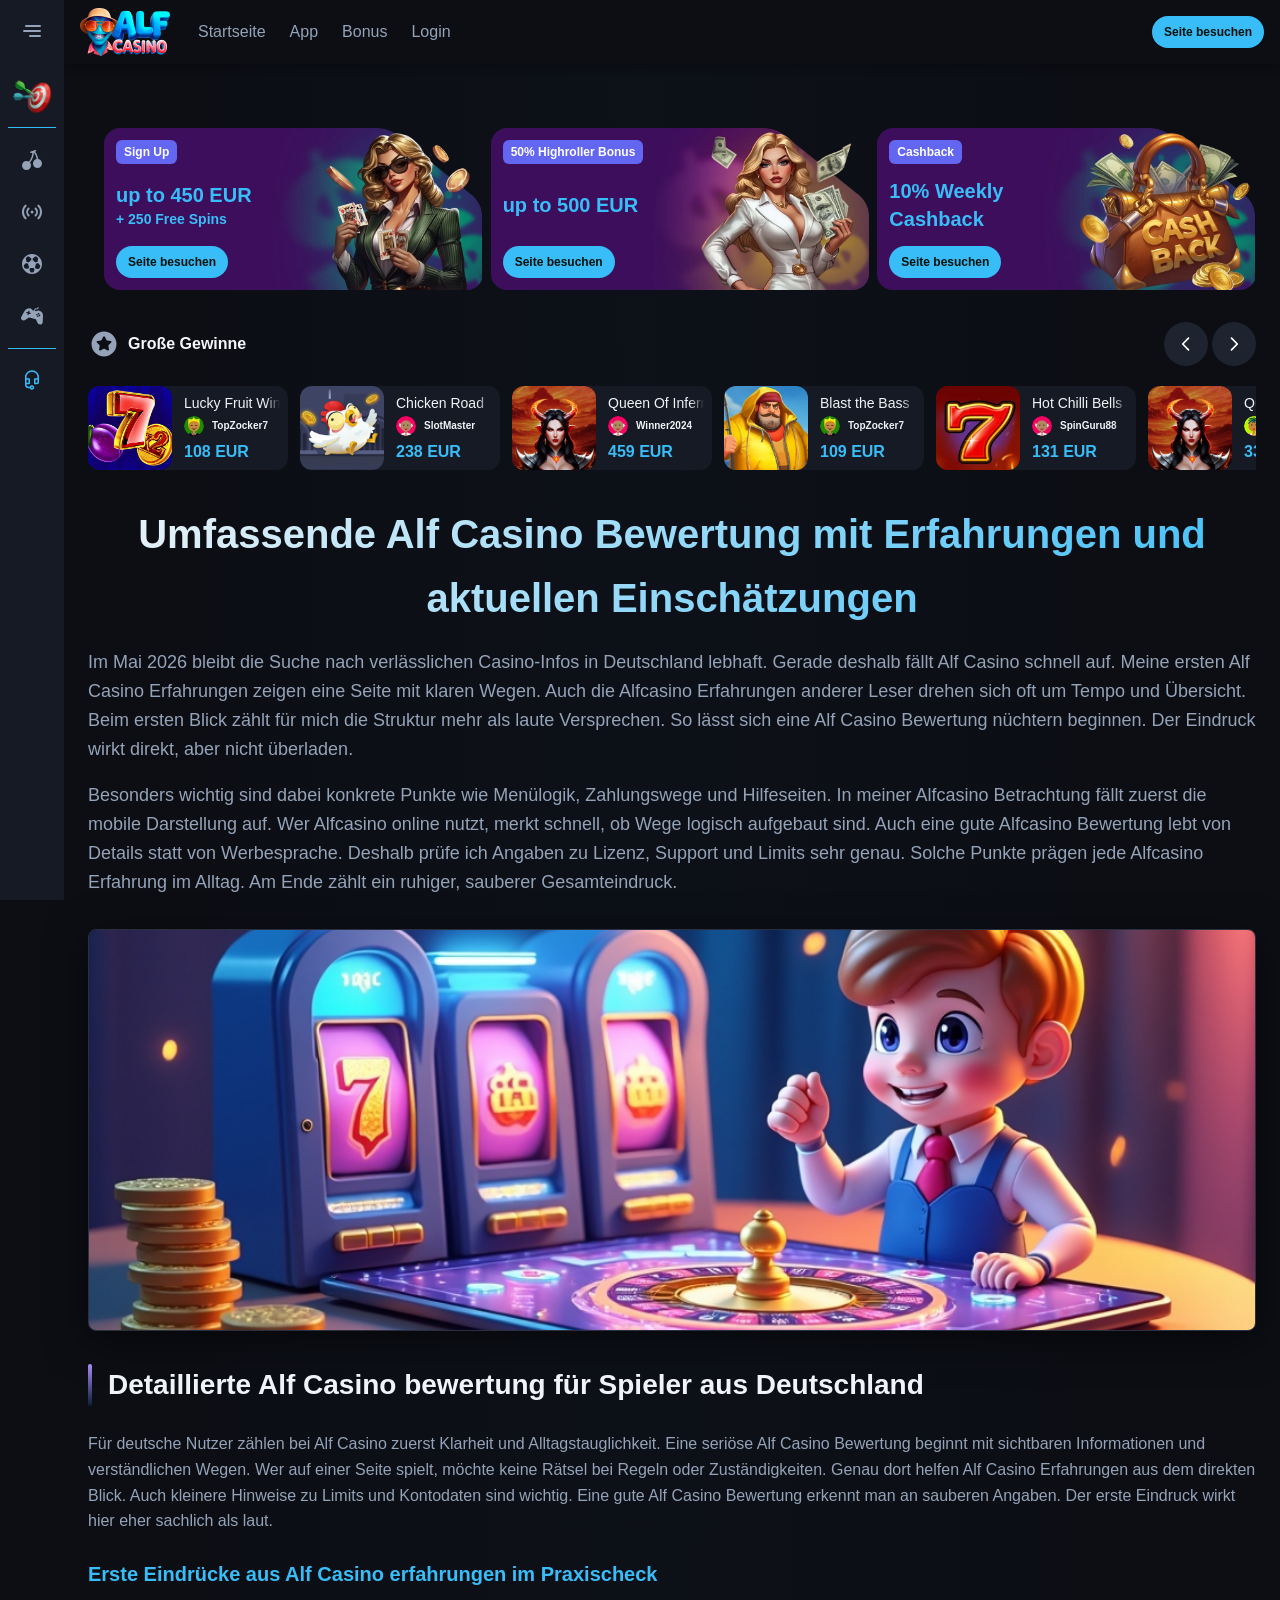
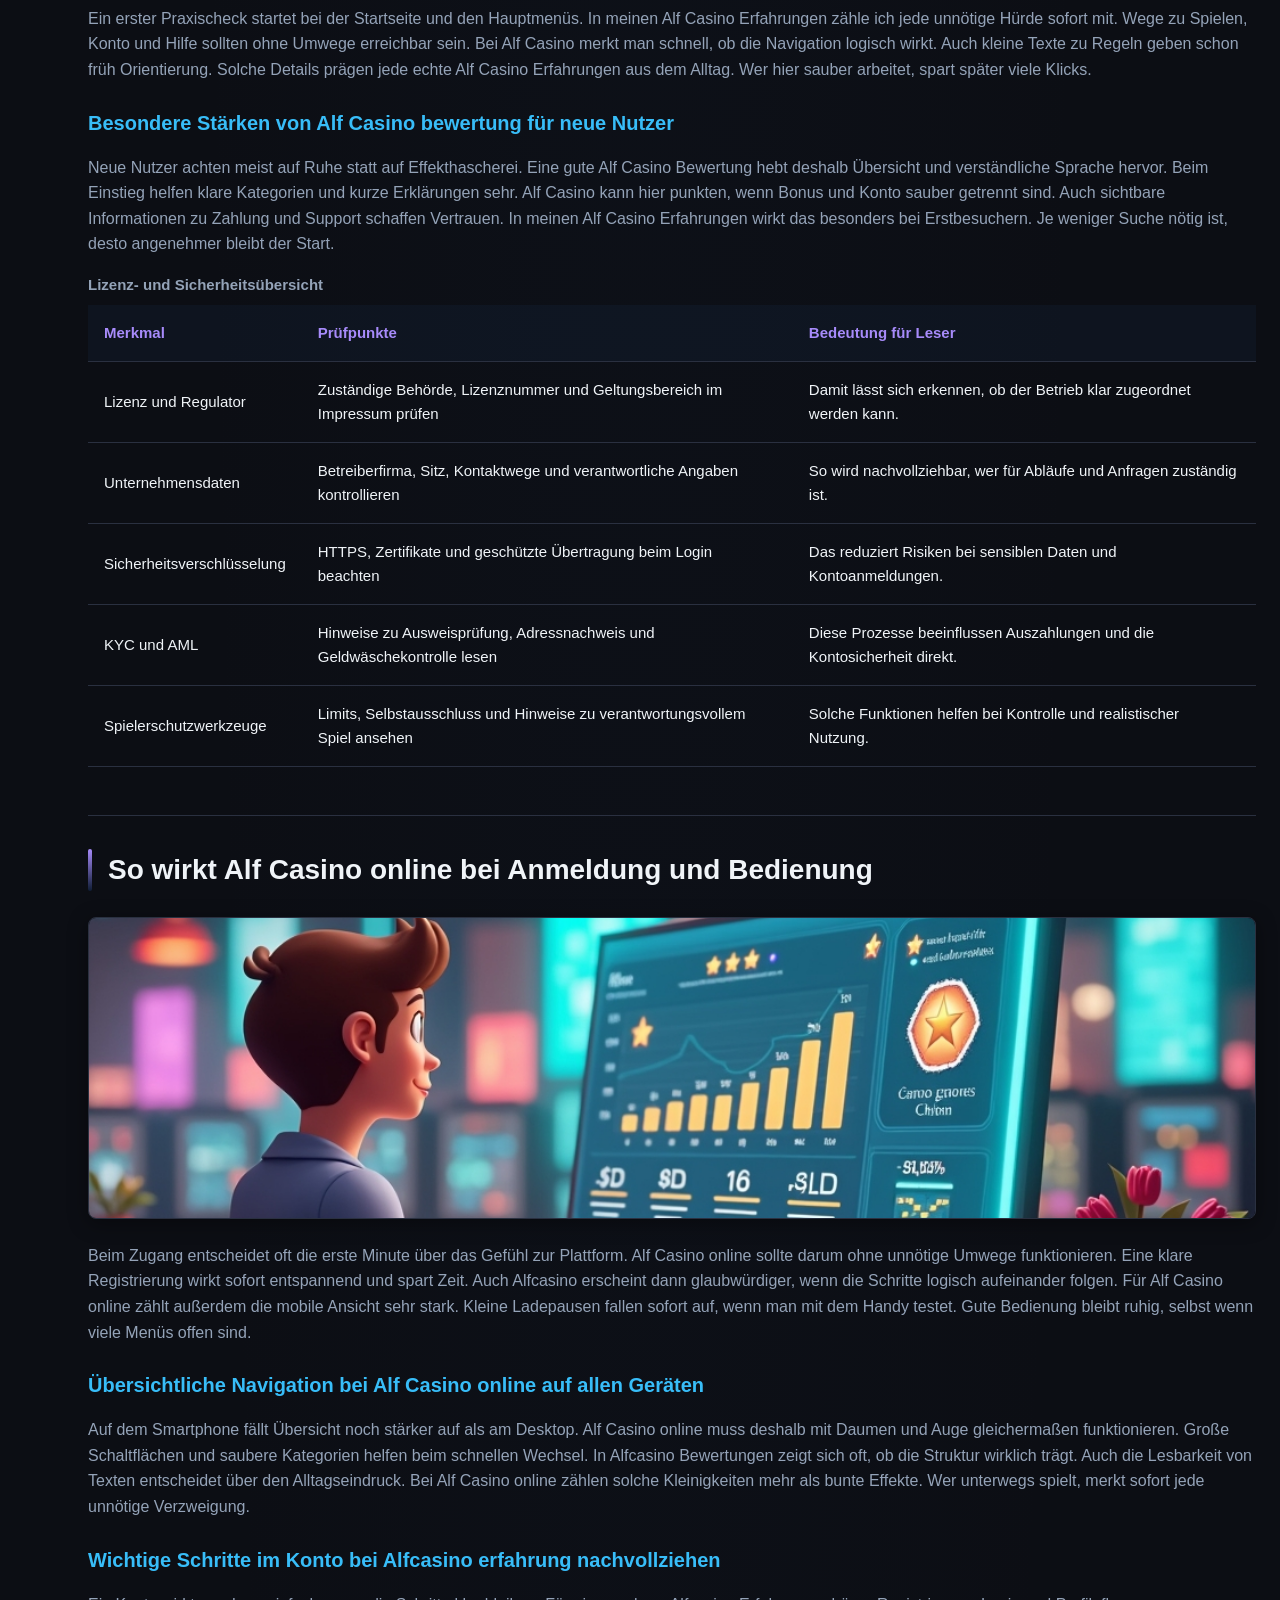
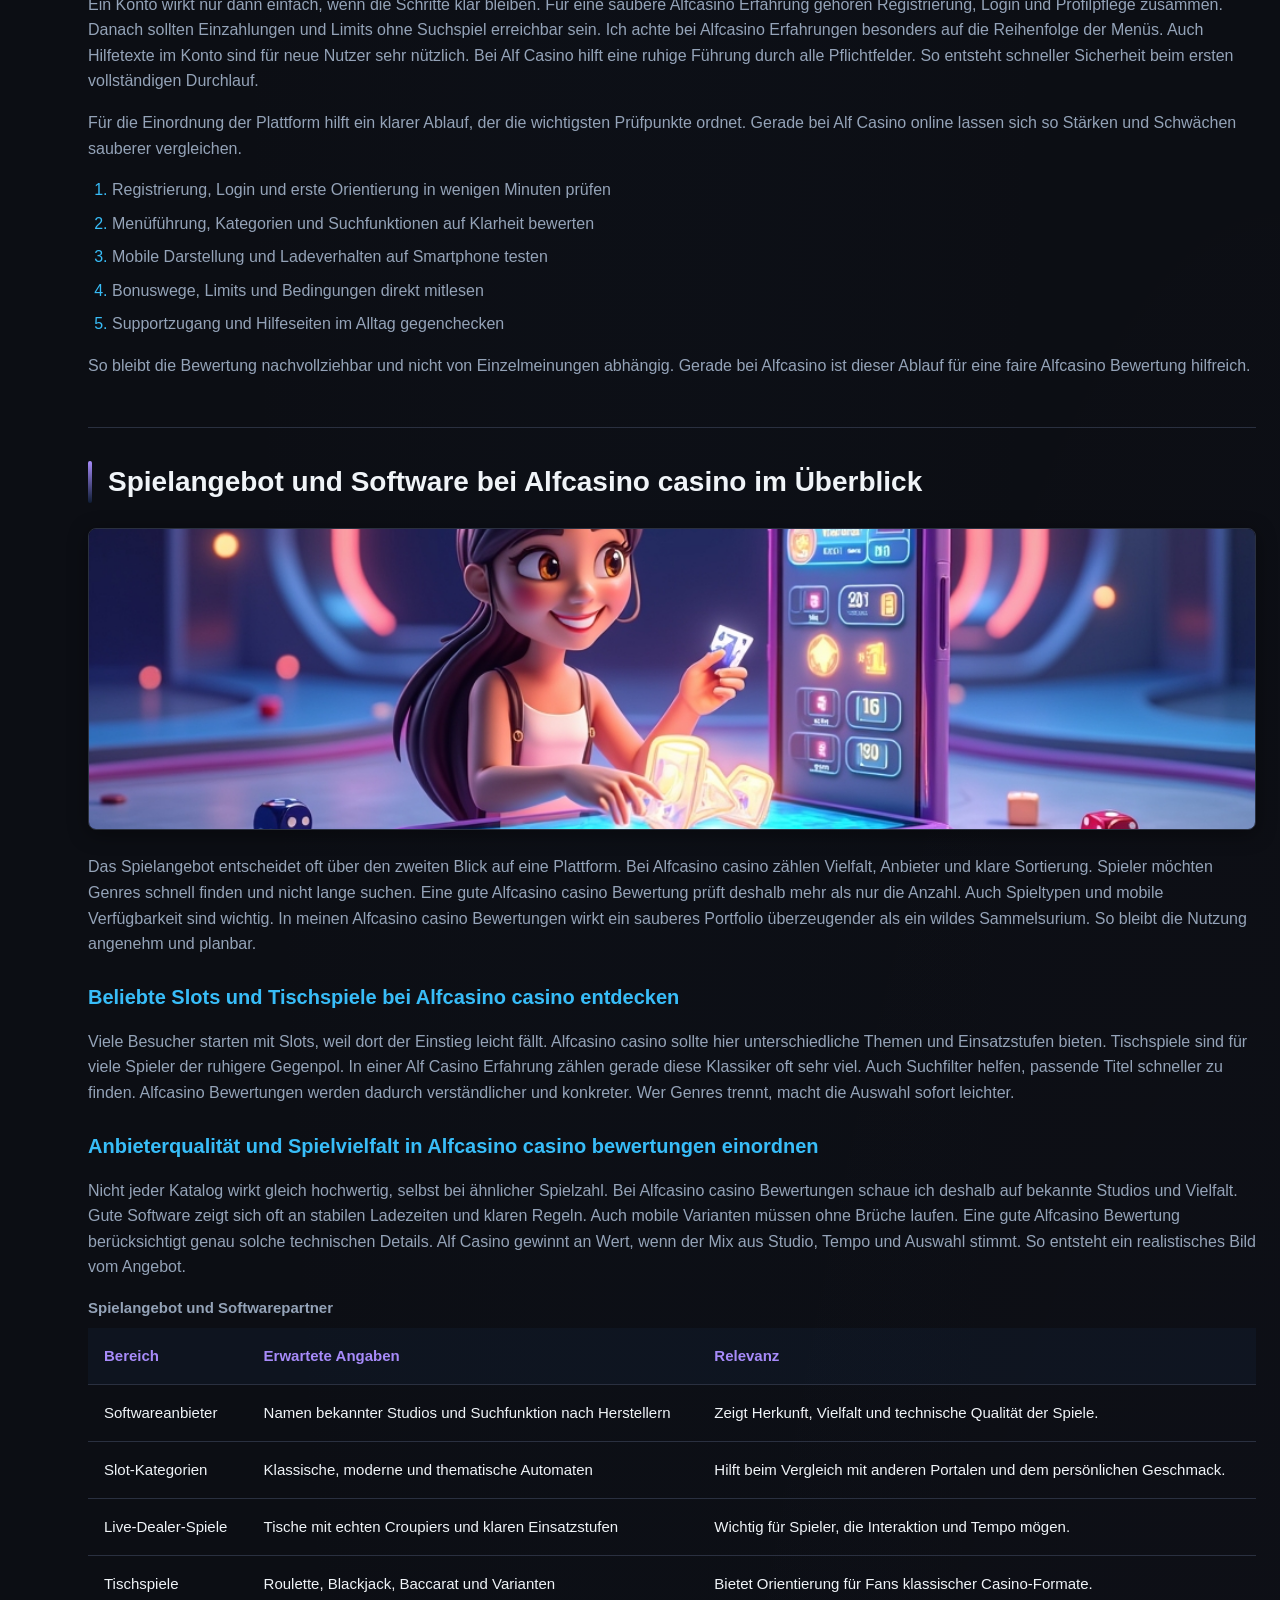
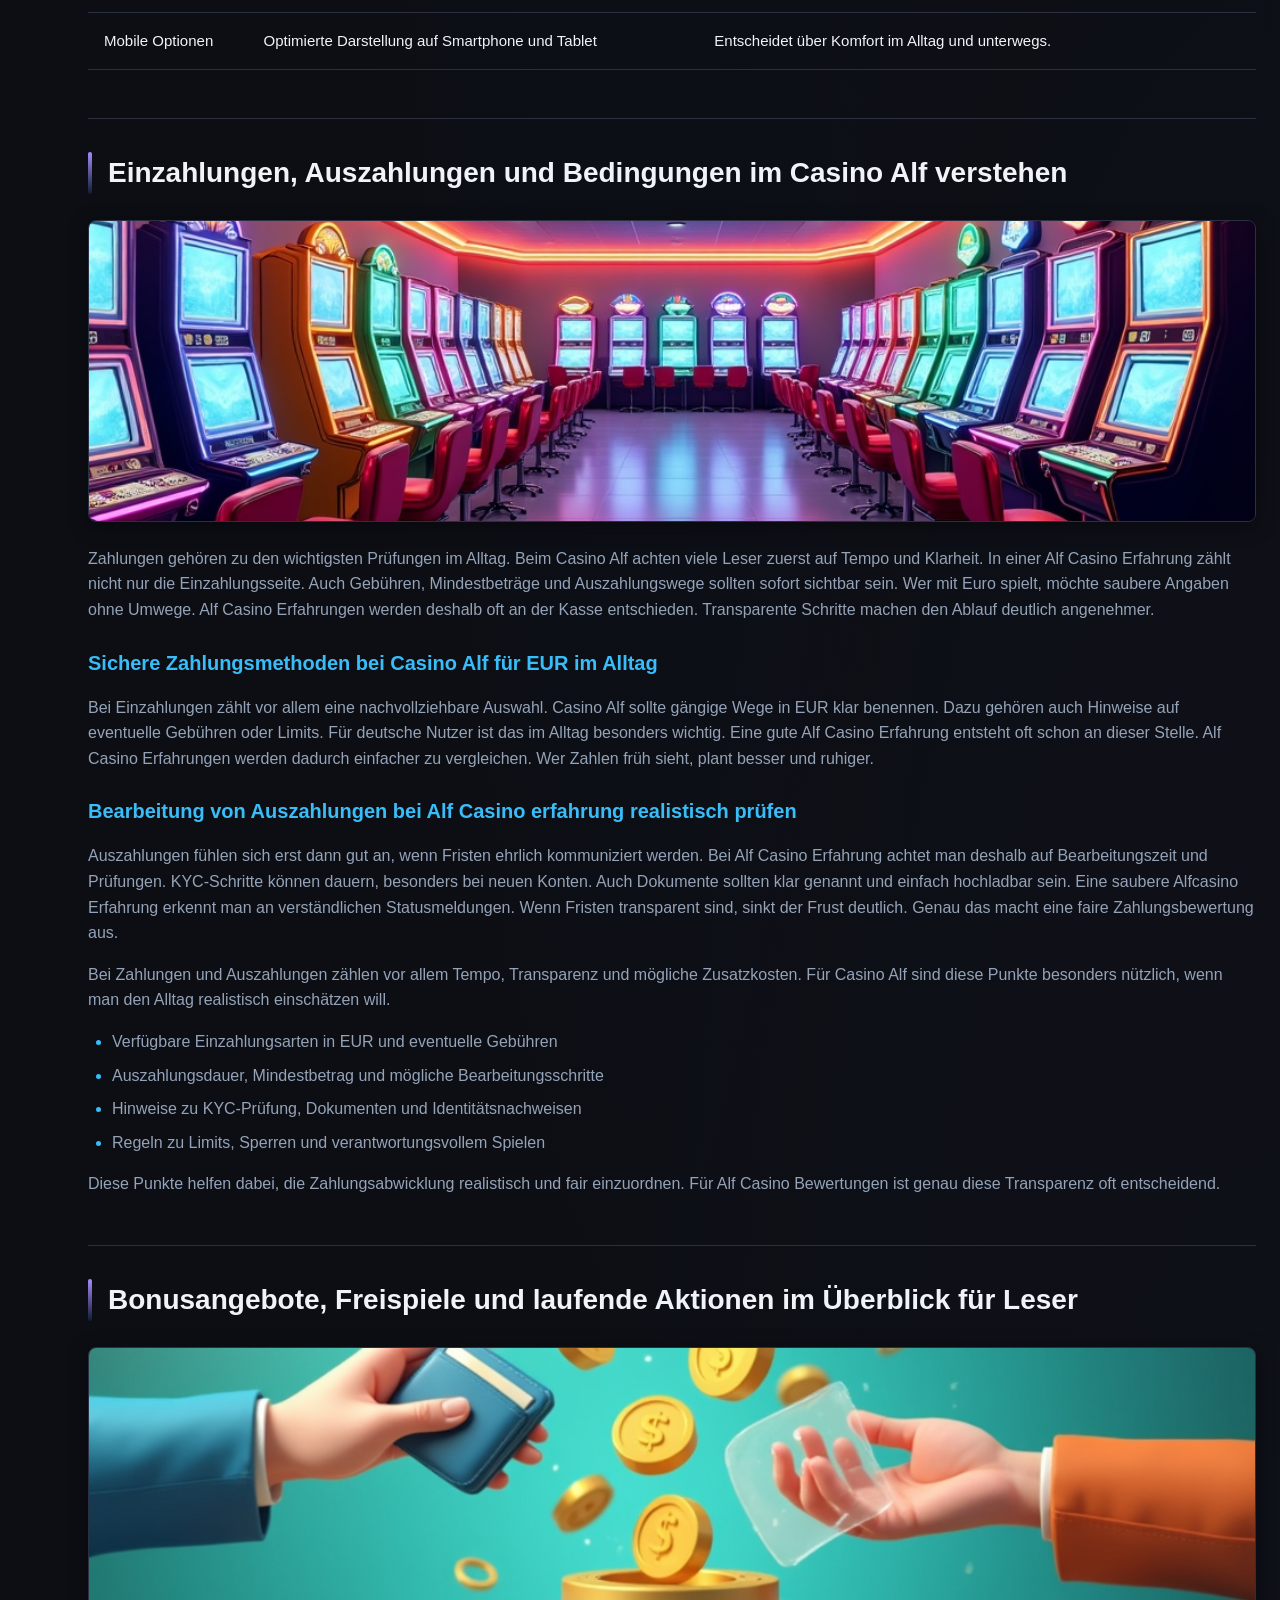
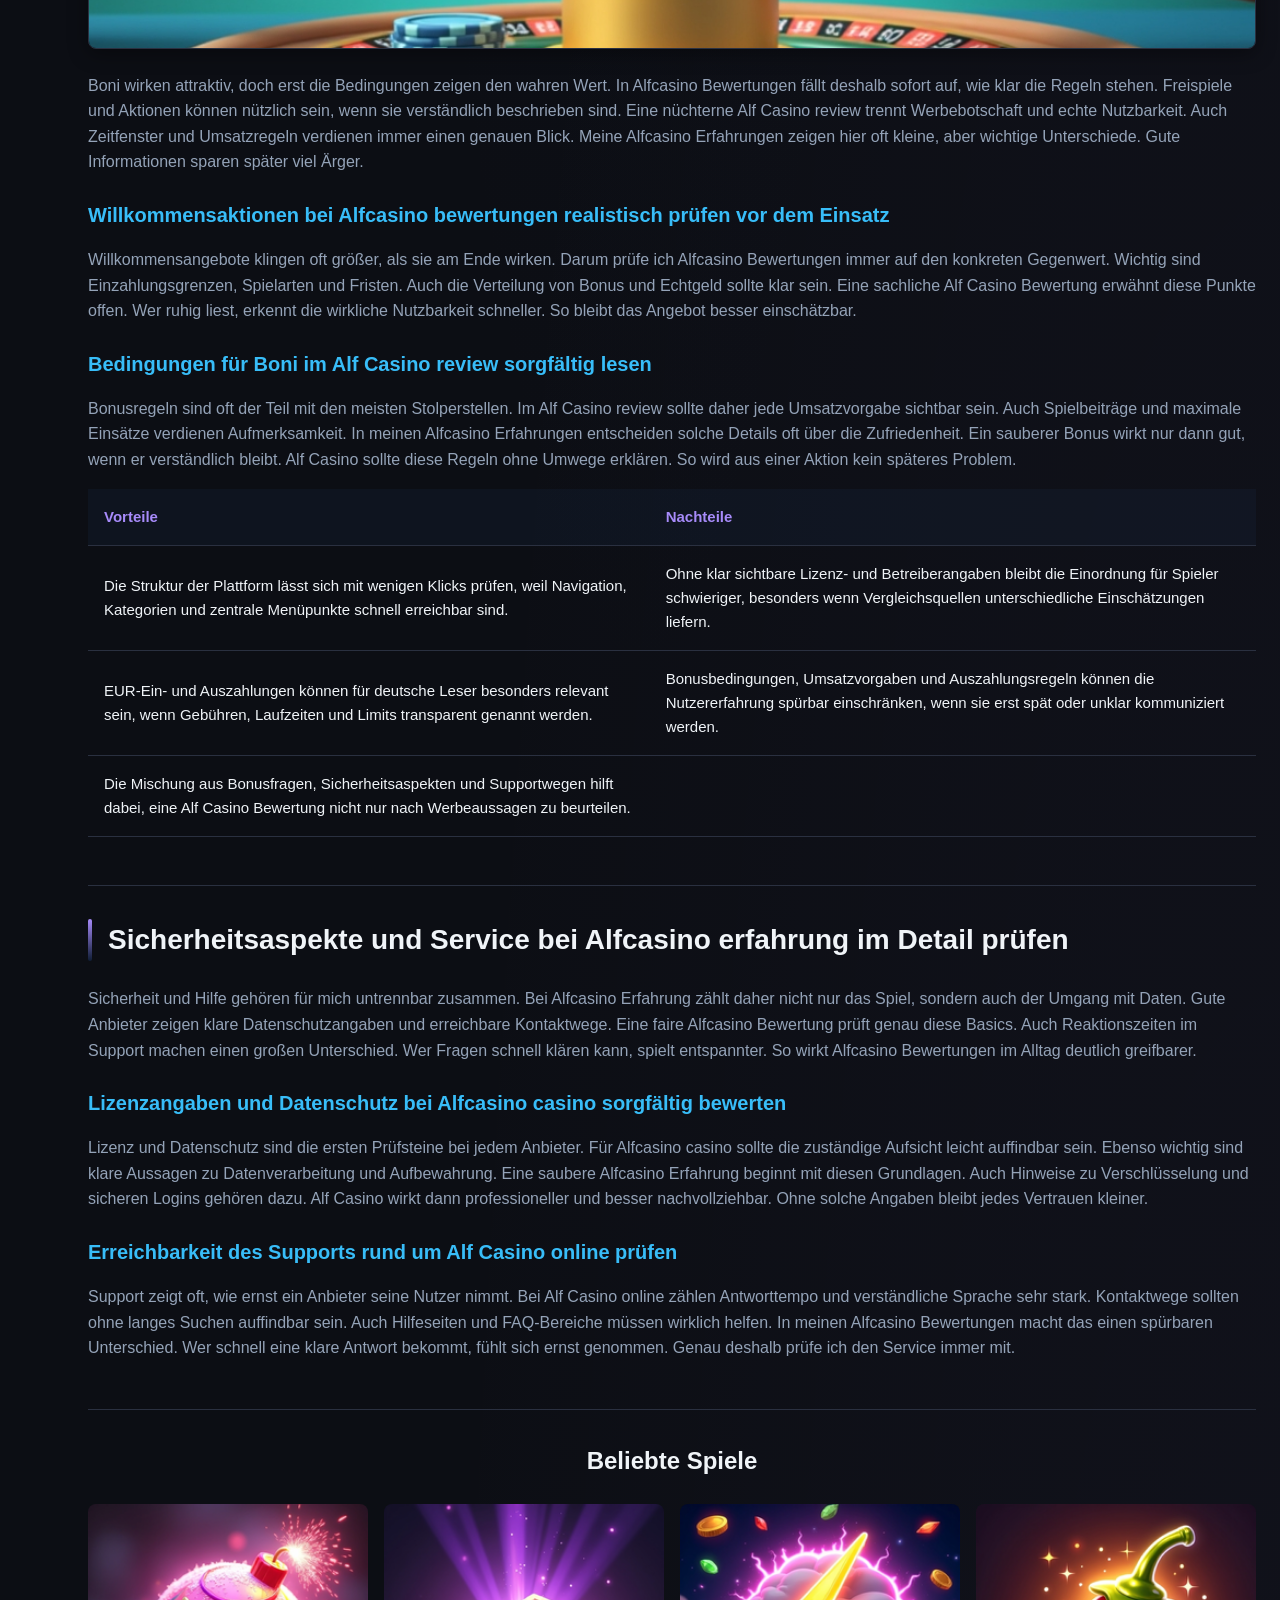
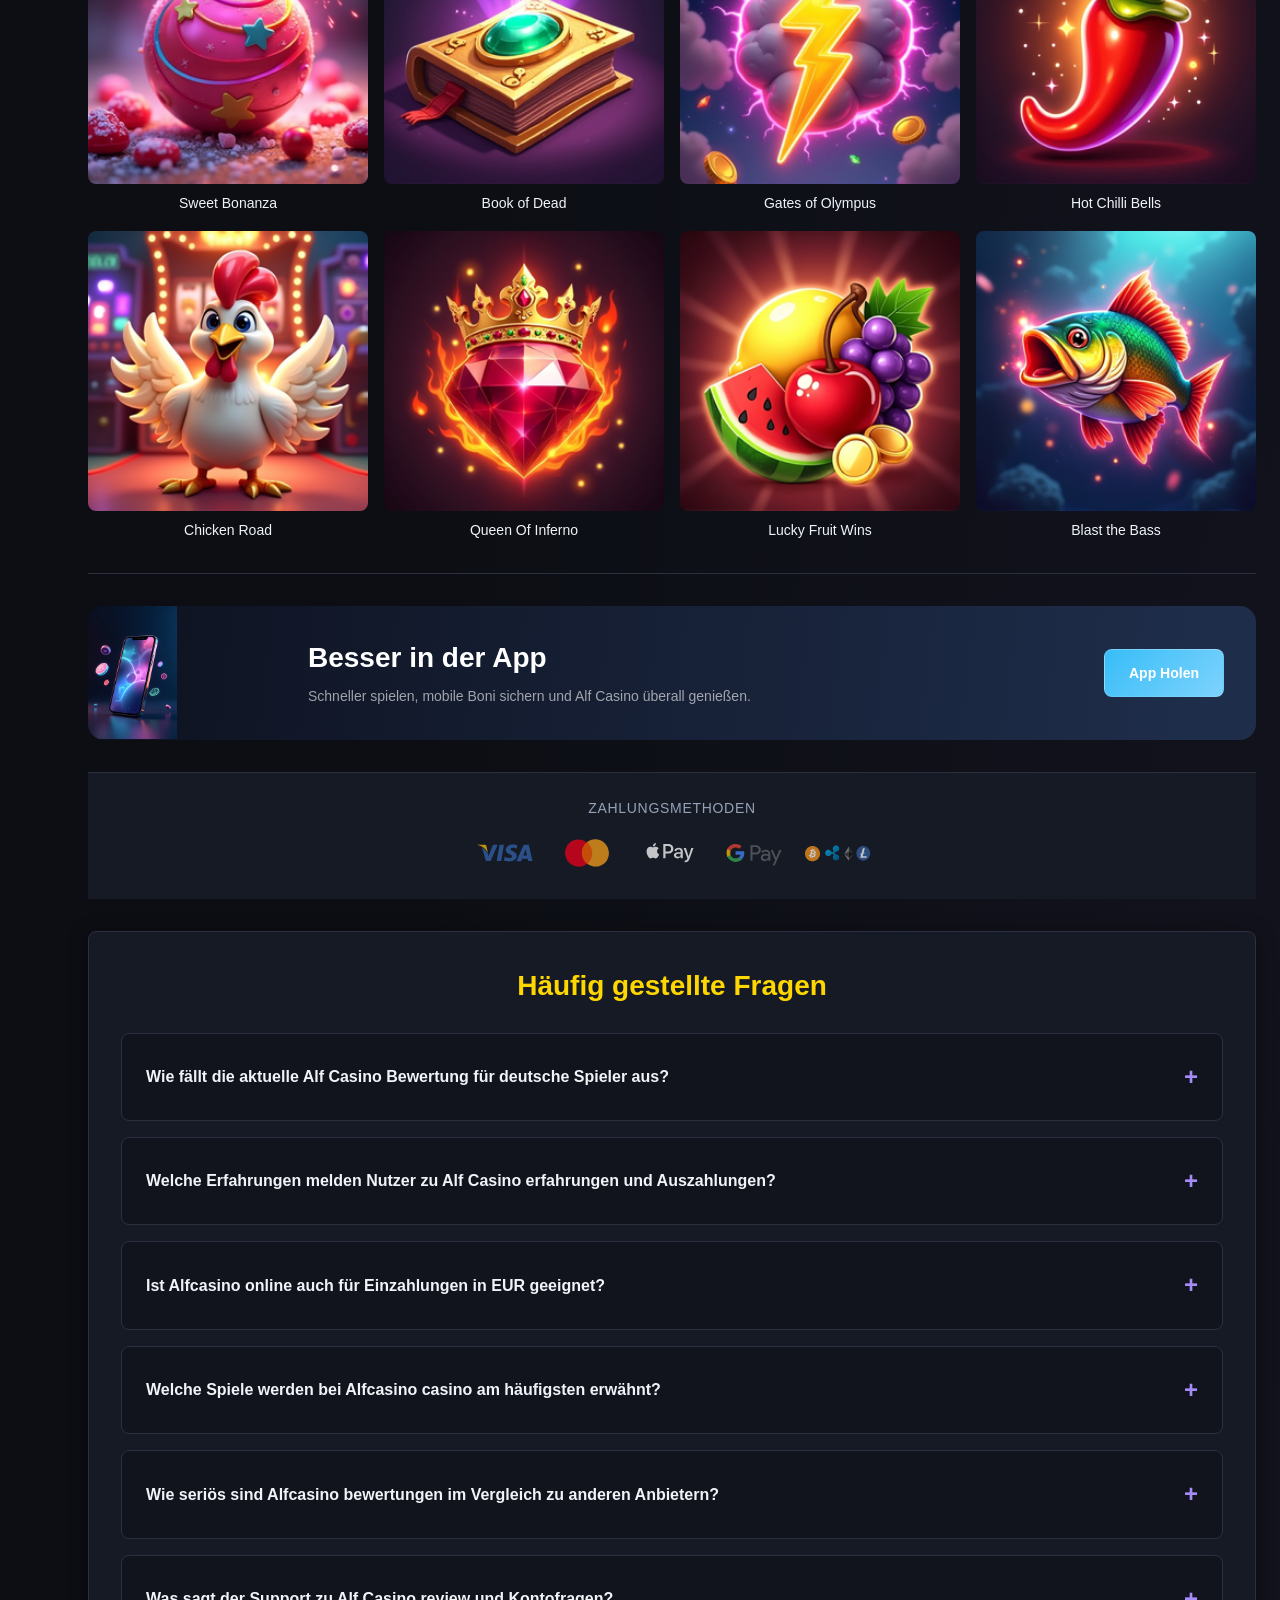
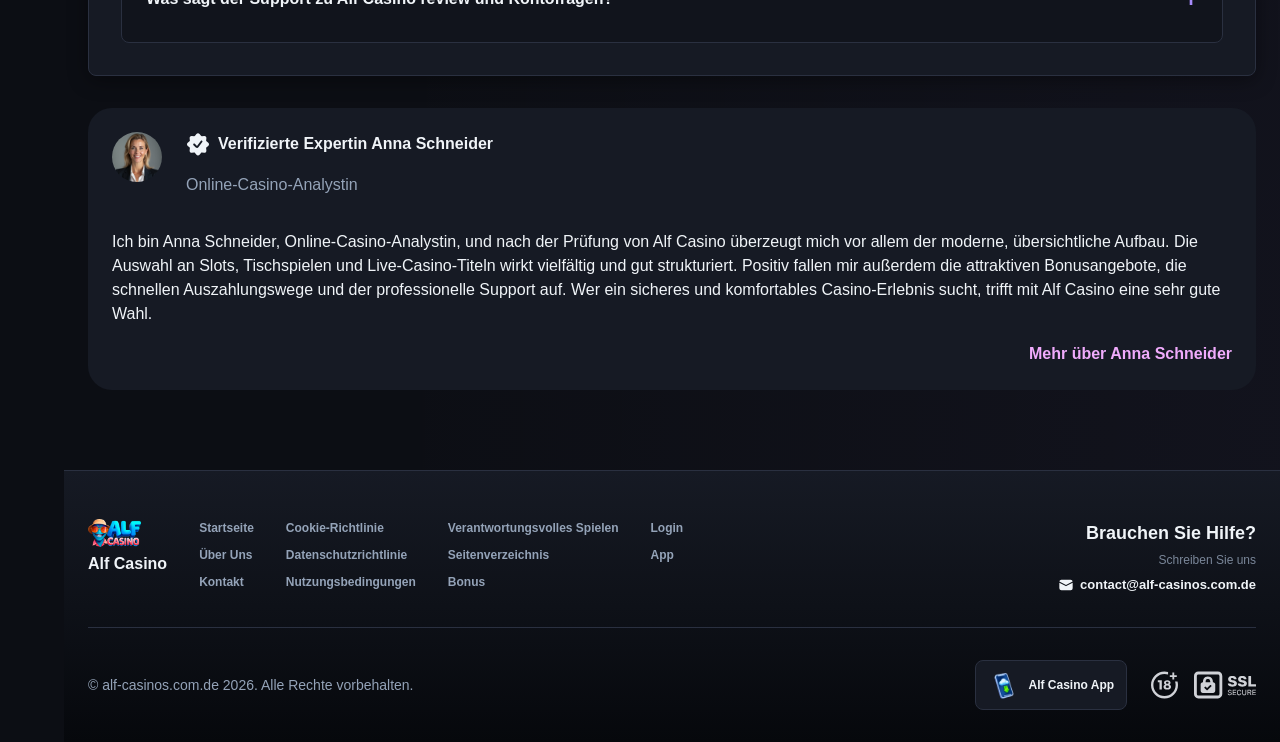
<file: index.html>
<!DOCTYPE html>
<html lang="de">
<head>
    <meta charset="UTF-8">
    <meta name="viewport" content="width=device-width, initial-scale=1.0">
    <meta http-equiv="X-UA-Compatible" content="IE=edge">
    <meta name="robots" content="index, follow">
    <meta name="revisit-after" content="7 days">
    <title>Alf Casino - Offizielle Startseite für Spieler online</title>
    <meta name="title" content="Alf Casino - Offizielle Startseite für Spieler online">
    <meta name="description" content="Alf casino 🎰 seriös geprüft für Spieler aus Deutschland, mit Alfcasino bewertung zu Anmeldung, Spielen und Service. Jetzt Details lesen und vergleichen.">
    <meta name="keywords" content="Alfcasino, Alfcasino bewertungen, Alfcasino erfahrung, Alf casino erfahrung, Alf casino review, Alf casino bewertung, Casino alf, Alf casino online, Alfcasino casino bewertungen, Alf casino erfahrungen, Alfcasino casino, Alf casino">

    <link rel="canonical" href="https://osteopathie-schoenberg.de/germany-de/">

    <link rel="icon" type="image/png" sizes="32x32" href="/favicon-32x32.png">

    <meta property="og:title" content="Alf Casino - Offizielle Startseite für Spieler online">
    <meta property="og:description" content="Alf casino 🎰 seriös geprüft für Spieler aus Deutschland, mit Alfcasino bewertung zu Anmeldung, Spielen und Service. Jetzt Details lesen und vergleichen.">
    <meta property="og:type" content="website">
    <meta property="og:url" content="https://osteopathie-schoenberg.de/">
    <meta property="og:site_name" content="Alf Casino">
    <meta property="og:locale" content="de">
    <meta property="og:image" content="https://osteopathie-schoenberg.de/images/logo.png">

    <meta name="twitter:card" content="summary">
    <meta name="twitter:title" content="Alf Casino - Offizielle Startseite für Spieler online">
    <meta name="twitter:description" content="Alf casino 🎰 seriös geprüft für Spieler aus Deutschland, mit Alfcasino bewertung zu Anmeldung, Spielen und Service. Jetzt Details lesen und vergleichen.">
    <meta name="twitter:url" content="https://osteopathie-schoenberg.de/">
    <meta name="twitter:image" content="https://osteopathie-schoenberg.de/images/logo.png">

    <link rel="stylesheet" href="/css/style.css">

    <link rel="stylesheet" href="/css/layout.css">

<link rel="alternate" hreflang="x-default" href="https://osteopathie-schoenberg.de/">
<link rel="alternate" hreflang="de-DE" href="https://osteopathie-schoenberg.de/germany-de/">
</head>
<body>
    <div class="nav-sidebar-10aa13fd isFull" id="navSidebar">
        <div class="nav-sidebar-content-10aa13fd">
            <div class="nav-sidebar-wrapped-10aa13fd">
                <div class="nav-sidebar-header-10aa13fd">
                    <button class="nav-sidebar-header-toggle-10aa13fd" aria-label="Toggle menu">
                        <span class="nav-sidebar-header-wrap-10aa13fd">
                            <svg class="m-icon-10aa13fd">
                                <use xlink:href="/assets/icons/sidebar/sprites.svg#hamburger-r"/>
                            </svg>
                        </span>
                    </button>
                </div>
                <div class="nav-sidebar-wrapped-content-10aa13fd hideScrollbar-10aa13fd">
                    <div class="divider-bottom-10aa13fd">
                        <div class="nav-card nav-sidebar-card--wrapped-10aa13fd">


                            <a href="/go" class="nav-card__button-10aa13fd"
                               title="Missionen" rel="noindex nofollow">
                                <img src="/assets/icons/sidebar/missions.webp"
                                     alt="Missionen Alf casino"
                                     title="Missionen Alf casino"
                                     class="nav-card__img-10aa13fd">
                            </a>
                        </div>
                    </div>

                        <div class="nav-sidebar-wrapped-item-10aa13fd">
                            <a href="/go" title="Alle Spiele"
                               class="nav-sidebar-icon-10aa13fd" rel="noindex nofollow">
                                <svg class="m-icon-10aa13fd">
                                    <use xlink:href="/assets/icons/sidebar/sprites.svg#all-games"/>
                                </svg>
                            </a>
                        </div>
                        <div class="nav-sidebar-wrapped-item-10aa13fd">
                            <a href="/go" title="Live"
                               class="nav-sidebar-icon-10aa13fd" rel="noindex nofollow">
                                <svg class="m-icon-10aa13fd">
                                    <use xlink:href="/assets/icons/sidebar/sprites.svg#live"/>
                                </svg>
                            </a>
                        </div>
                        <div class="nav-sidebar-wrapped-item-10aa13fd">
                            <a href="/go" title="Sport"
                               class="nav-sidebar-icon-10aa13fd" rel="noindex nofollow">
                                <svg class="m-icon-10aa13fd">
                                    <use xlink:href="/assets/icons/sidebar/sprites.svg#sport-soccer"/>
                                </svg>
                            </a>
                        </div>
                        <div class="nav-sidebar-wrapped-item-10aa13fd">
                            <a href="/go" title="E-Sport"
                               class="nav-sidebar-icon-10aa13fd" rel="noindex nofollow">
                                <svg class="m-icon-10aa13fd">
                                    <use xlink:href="/assets/icons/sidebar/sprites.svg#target-gamepad"/>
                                </svg>
                            </a>
                        </div>

                    <div class="divider-top-10aa13fd">
                        <a href="/go" title="Support"
                           class="nav-sidebar-support-wrapped-10aa13fd nav-sidebar-icon-10aa13fd" rel="noindex nofollow">
                            <svg class="m-icon-10aa13fd">
                                <use xlink:href="/assets/icons/sidebar/sprites.svg#support"/>
                            </svg>
                        </a>
                    </div>
                </div>
            </div>
        </div>
    </div>

    <div class="nav-sidebar-expanded-10aa13fd" id="navSidebarExpanded">
        <div class="nav-sidebar-header-10aa13fd">
            <button class="nav-sidebar-header-toggle-10aa13fd" aria-label="Close menu">
                <span class="nav-sidebar-header-wrap-10aa13fd">
                    <svg class="m-icon-10aa13fd">
                        <use xlink:href="/assets/icons/sidebar/sprites.svg#cross"/>
                    </svg>
                </span>
            </button>
                <a href="/" class="nav-logo-10aa13fd nav-sidebar-header-logo-10aa13fd" title="Alf Casino">
                    <img src="/images/logo.png" alt="Alf Casino" title="Alf Casino">
                </a>
        </div>
        <div class="nav-sidebar-expanded-content-10aa13fd">
            <div class="nav-sidebar-expanded-scrollY-10aa13fd hideScrollbar-10aa13fd nav-sidebar-expanded--gap-10aa13fd">
                <div class="nav-sidebar-expanded-cards-10aa13fd">


                        <div class="nav-card nav-sidebar-card-10aa13fd">
                            <a href="/go" class="nav-card__button-10aa13fd"
                               title="Bonus" rel="noindex nofollow">
                                <img src="/assets/icons/sidebar/bonus.webp" alt="Bonus Alfcasino casino"
                                     title="Bonus Alfcasino casino" class="nav-card__img-10aa13fd">
                                <span class="nav-card__title-10aa13fd">Bonus</span>
                            </a>
                        </div>


                        <div class="nav-card nav-sidebar-card-10aa13fd">
                            <a href="/go" class="nav-card__button-10aa13fd"
                               title="Missionen" rel="noindex nofollow">
                                <img src="/assets/icons/sidebar/missions.webp" alt="Missionen Alf casino"
                                     title="Missionen Alf casino" class="nav-card__img-10aa13fd">
                                <span class="nav-card__title-10aa13fd">Missionen</span>
                            </a>
                        </div>

                    <div class="nav-sidebar-cards-grid-10aa13fd">


                            <div class="nav-card nav-sidebar-card-10aa13fd">
                                <a href="/go" class="nav-card__button-10aa13fd"
                                   title="Rad" rel="noindex nofollow">
                                    <img src="/assets/icons/sidebar/wheel.gif" alt="Rad Alf casino online"
                                         title="Rad Alf casino online" class="nav-card__img-10aa13fd">
                                    <span class="nav-card__title-10aa13fd">Rad</span>
                                </a>
                            </div>


                            <div class="nav-card nav-sidebar-card-10aa13fd">
                                <a href="/go" class="nav-card__button-10aa13fd"
                                   title="Treue" rel="noindex nofollow">
                                    <img src="/assets/icons/sidebar/loyalty.webp" alt="Treue Alfcasino casino"
                                         title="Treue Alfcasino casino" class="nav-card__img-10aa13fd">
                                    <span class="nav-card__title-10aa13fd">Treue</span>
                                </a>
                            </div>


                            <div class="nav-card nav-sidebar-card-10aa13fd">
                                <a href="/go" class="nav-card__button-10aa13fd"
                                   title="Cashback" rel="noindex nofollow">
                                    <img src="/assets/icons/sidebar/cashback.webp" alt="Cashback Casino alf"
                                         title="Cashback Casino alf" class="nav-card__img-10aa13fd">
                                    <span class="nav-card__title-10aa13fd">Cashback</span>
                                </a>
                            </div>


                            <div class="nav-card nav-sidebar-card-10aa13fd">
                                <a href="/go" class="nav-card__button-10aa13fd"
                                   title="VIP-Club" rel="noindex nofollow">
                                    <img src="/assets/icons/sidebar/vipclub.webp" alt="VIP-Club Alf casino review"
                                         title="VIP-Club Alf casino review" class="nav-card__img-10aa13fd">
                                    <span class="nav-card__title-10aa13fd">VIP-Club</span>
                                </a>
                            </div>


                            <div class="nav-card nav-sidebar-card-10aa13fd">
                                <a href="/go" class="nav-card__button-10aa13fd"
                                   title="Aktionen" rel="noindex nofollow">
                                    <img src="/assets/icons/sidebar/promotions.webp" alt="Aktionen Alf casino online"
                                         title="Aktionen Alf casino online" class="nav-card__img-10aa13fd">
                                    <span class="nav-card__title-10aa13fd">Aktionen</span>
                                </a>
                            </div>
                    </div>
                </div>

                <ul class="nav-sidebar-items-10aa13fd nav-sidebar-expanded-items-10aa13fd">
                        <li class="nav-sidebar-items-item">
                            <a href="/go" class="nav-sidebar-items-dropdown"
                               title="Alle Spiele" rel="noindex nofollow">
                                <div class="nav-sidebar-items-title-10aa13fd nav-sidebar-items-title--light-10aa13fd">
                                    <div class="m-icon-container-10aa13fd nav-sidebar-item-icon-10aa13fd">
                                        <svg class="m-icon-10aa13fd">
                                            <use xlink:href="/assets/icons/sidebar/sprites.svg#all-games"/>
                                        </svg>
                                    </div>
                                    <span>Alle Spiele</span>
                                </div>
                            </a>
                        </li>
                        <li class="nav-sidebar-items-item">
                            <a href="/go" class="nav-sidebar-items-dropdown"
                               title="Live" rel="noindex nofollow">
                                <div class="nav-sidebar-items-title-10aa13fd nav-sidebar-items-title--light-10aa13fd">
                                    <div class="m-icon-container-10aa13fd nav-sidebar-item-icon-10aa13fd">
                                        <svg class="m-icon-10aa13fd">
                                            <use xlink:href="/assets/icons/sidebar/sprites.svg#live"/>
                                        </svg>
                                    </div>
                                    <span>Live</span>
                                </div>
                            </a>
                        </li>
                        <li class="nav-sidebar-items-item">
                            <a href="/go" class="nav-sidebar-items-dropdown"
                               title="Sport" rel="noindex nofollow">
                                <div class="nav-sidebar-items-title-10aa13fd nav-sidebar-items-title--light-10aa13fd">
                                    <div class="m-icon-container-10aa13fd nav-sidebar-item-icon-10aa13fd">
                                        <svg class="m-icon-10aa13fd">
                                            <use xlink:href="/assets/icons/sidebar/sprites.svg#sport-soccer"/>
                                        </svg>
                                    </div>
                                    <span>Sport</span>
                                </div>
                            </a>
                        </li>
                        <li class="nav-sidebar-items-item">
                            <a href="/go" class="nav-sidebar-items-dropdown"
                               title="E-Sport" rel="noindex nofollow">
                                <div class="nav-sidebar-items-title-10aa13fd nav-sidebar-items-title--light-10aa13fd">
                                    <div class="m-icon-container-10aa13fd nav-sidebar-item-icon-10aa13fd">
                                        <svg class="m-icon-10aa13fd">
                                            <use xlink:href="/assets/icons/sidebar/sprites.svg#target-gamepad"/>
                                        </svg>
                                    </div>
                                    <span>E-Sport</span>
                                </div>
                            </a>
                        </li>
                </ul>

                <ul class="nav-sidebar-items-10aa13fd nav-sidebar-expanded-items-10aa13fd flex-1-10aa13fd"></ul>

                <div class="nav-sidebar-expanded-support-10aa13fd">
                    <div class="nav-sidebar-expanded-support-help-10aa13fd">
                        <a href="/go" title="Support"
                           class="m-button-10aa13fd m-button--success-10aa13fd m-button--m-10aa13fd nav-sidebar-support-10aa13fd"
                           rel="noindex nofollow">
                            <div class="m-button-content-10aa13fd">
                                <svg class="m-icon-10aa13fd">
                                    <use xlink:href="/assets/icons/sidebar/sprites.svg#support"/>
                                </svg>
                                Support
                            </div>
                        </a>
                    </div>
                </div>

                <div class="nav-sidebar-expanded-app-links-10aa13fd">
                    <a href="/go" class="footer-app-button-10aa13fd"
                       title="Alf Casino App" rel="noindex nofollow">
                        <img class="footer-app-button-image-10aa13fd"
                             alt="Alf Casino App"
                             title="Alf Casino App"
                             src="/assets/icons/mobile/app-button-icon.webp">
                        <div class="footer-app-button-text-10aa13fd">
                            <p class="m-text-10aa13fd m-fs12-10aa13fd m-fw700-10aa13fd m-lh160-10aa13fd footer-app-button-title-10aa13fd">Alf Casino App</p>
                            <p class="m-text-10aa13fd m-fs10-10aa13fd m-fw500-10aa13fd m-lh160-10aa13fd footer-app-button-description-10aa13fd"
                               style="color: #ffffff;">Installieren Sie unsere App</p>
                        </div>
                    </a>
                </div>
            </div>
        </div>
    </div>

    <div class="bottom-overlays-10aa13fd">
        <div class="bottom-action-buttons-10aa13fd bottom-overlays__action-buttons-10aa13fd">
            <div class="bottom-communication-button-10aa13fd">
                <button class="m-button-10aa13fd m-gradient-border m-button--secondary-10aa13fd m-button--m-10aa13fd scroll-top-btn-10aa13fd"
                        aria-label="Scroll to top" title="Scroll to top">
                    <div class="m-icon-container-10aa13fd">
                        <span class="scroll-top-arrow-10aa13fd">&uarr;</span>
                    </div>
                </button>
            </div>
        </div>

        <nav class="mobile-nav-10aa13fd" aria-label="Mobile navigation">
            <div class="mobile-nav-wrap-10aa13fd">
                <a href="/go" title="Alle Spiele"
                   rel="noindex nofollow" target="_blank">
                    <div class="mobile-nav-item-10aa13fd">
                        <div class="mobile-nav-item__icon-wrap-10aa13fd">
                            <svg class="m-icon-10aa13fd m-icon-loadable mobile-nav-item__icon-10aa13fd">
                                <use xlink:href="/assets/icons/sidebar/sprites.svg#all-games"/>
                            </svg>
                        </div>
                        <p class="m-text-10aa13fd m-fs10-10aa13fd m-fw600-10aa13fd m-lh160-10aa13fd m-text-center-10aa13fd mobile-nav-item__text-10aa13fd">Alle Spiele</p>
                    </div>
                </a>

                <a href="/go" title="Sport"
                   rel="noindex nofollow" target="_blank">
                    <div class="mobile-nav-item-10aa13fd">
                        <div class="mobile-nav-item__icon-wrap-10aa13fd">
                            <svg class="m-icon-10aa13fd m-icon-loadable mobile-nav-item__icon-10aa13fd">
                                <use xlink:href="/assets/icons/sidebar/sprites.svg#sport-soccer"/>
                            </svg>
                        </div>
                        <p class="m-text-10aa13fd m-fs10-10aa13fd m-fw600-10aa13fd m-lh160-10aa13fd m-text-center-10aa13fd mobile-nav-item__text-10aa13fd">Sport</p>
                    </div>
                </a>

                <div class="mobile-nav-item-10aa13fd">
                    <a href="/go"
                       class="m-button-10aa13fd m-gradient-border m-button--primary-10aa13fd m-button--m-10aa13fd mobile-nav-item__icon-wrap-10aa13fd"
                       title="Seite besuchen"
                       rel="noindex nofollow" target="_blank">
                        <div class="m-button-content-10aa13fd">
                            <svg class="m-icon-10aa13fd m-icon-loadable mobile-nav-item__icon-10aa13fd">
                                <use xlink:href="/assets/icons/sidebar/sprites.svg#person"/>
                            </svg>
                        </div>
                    </a>
                    <p class="m-text-10aa13fd m-fs10-10aa13fd m-fw600-10aa13fd m-lh160-10aa13fd m-text-center-10aa13fd mobile-nav-item__text-10aa13fd">Seite besuchen</p>
                </div>

                <a href="/go" title="Bonus"
                   rel="noindex nofollow" target="_blank">
                    <div class="mobile-nav-item-10aa13fd">
                        <div class="mobile-nav-item__icon-wrap-10aa13fd">
                            <svg class="m-icon-10aa13fd m-icon-loadable mobile-nav-item__icon-10aa13fd">
                                <use xlink:href="/assets/icons/sidebar/sprites.svg#gift"/>
                            </svg>
                        </div>
                        <p class="m-text-10aa13fd m-fs10-10aa13fd m-fw600-10aa13fd m-lh160-10aa13fd m-text-center-10aa13fd mobile-nav-item__text-10aa13fd">Bonus</p>
                    </div>
                </a>

                <a href="/go" title="Missionen"
                   rel="noindex nofollow" target="_blank">
                    <div class="mobile-nav-item-10aa13fd">
                        <div class="mobile-nav-item__icon-wrap-10aa13fd">
                            <svg class="m-icon-10aa13fd m-icon-loadable mobile-nav-item__icon-10aa13fd">
                                <use xlink:href="/assets/icons/sidebar/sprites.svg#activities"/>
                            </svg>
                        </div>
                        <p class="m-text-10aa13fd m-fs10-10aa13fd m-fw600-10aa13fd m-lh160-10aa13fd m-text-center-10aa13fd mobile-nav-item__text-10aa13fd">Missionen</p>
                    </div>
                </a>
            </div>
        </nav>
    </div>


    <div class="site-wrapper-10aa13fd with-sidebar-10aa13fd">
<nav class="main-nav-10aa13fd">
    <div class="main-nav-content-10aa13fd">
        <div class="main-nav-content-left-10aa13fd">
            <button class="main-nav-content-toggle-10aa13fd nav-sidebar-header-toggle-10aa13fd" aria-label="Toggle menu" aria-expanded="false">
                <svg class="m-icon-10aa13fd m-icon-loadable">
                    <use xlink:href="/assets/icons/sidebar/sprites.svg#hamburger"/>
                </svg>
            </button>

            <a href="/" class="nav-logo-10aa13fd main-nav-logo-10aa13fd" title="Alf Casino">
                <img src="/images/logo.png" alt="Alf Casino" title="Alf Casino">
            </a>
        </div>

        <div class="main-nav-content-center-10aa13fd">
            <a href="/" class="nav-link-10aa13fd" title="Startseite">Startseite</a>
            <a href="/app/" class="nav-link-10aa13fd" title="App">App</a>
            <a href="/bonus/" class="nav-link-10aa13fd" title="Bonus">Bonus</a>
            <a href="/login/" class="nav-link-10aa13fd" title="Login">Login</a>
        </div>

        <div class="main-nav-content-auth-10aa13fd">
            <a class="m-button-10aa13fd m-gradient-border m-button--primary-10aa13fd m-button--s-10aa13fd"
               href="/go" title="Seite besuchen"
               rel="noindex nofollow" target="_blank">
                <div class="m-button-content-10aa13fd">Seite besuchen</div>
            </a>
        </div>
    </div>
</nav>
        <main class="main-content-10aa13fd">
<article class="page-content-10aa13fd">
    <div class="container-10aa13fd">


<section class="lobby-banners-10aa13fd">
    <div class="lobby-slider-10aa13fd" style="--max-slide-width:auto;--bp-xxxl-plus:33.3333%;--slides-xxxl-plus:3;--bp-xxxl:33.3333%;--slides-xxxl:3;--bp-xxl:33.3333%;--slides-xxl:3;--bp-xl-2:33.3333%;--slides-xl-2:3;--bp-xl:100%;--slides-xl:1;--bp-l:100%;--slides-l:1;--bp-m:100%;--slides-m:1;--bp-s:100%;--slides-s:1;--bp-xs:100%;--slides-xs:1;--bp-xxs:100%;--slides-xxs:1;">
        <div class="lobby-slider__scroll-wrap-10aa13fd">
            <div class="lobby-slider__scroll-box-10aa13fd">
                <div class="lobby-slider__slide-10aa13fd">
                    <div class="lobby-slider__slide-content-10aa13fd">
                        <div class="lobby-banners__banner">
                            <div class="lobby-banner-10aa13fd">
                                <div class="lobby-banner-picture-10aa13fd lobby-banner__image-10aa13fd">
                                    <picture class="banner-picture-10aa13fd">
                                        <img src="/assets/banners/play-jonny.webp" alt="Sign Up Alf casino bewertung" title="Sign Up Alf casino bewertung" fetchpriority="high" loading="eager" decoding="async">
                                    </picture>
                                </div>
                                <div class="lobby-banner__content-10aa13fd">
                                    <div class="lobby-badge-10aa13fd lobby-badge--secondary-10aa13fd lobby-badge--m-10aa13fd">
                                        <div class="lobby-badge-content-10aa13fd">
                                            <div class="lobby-badge-text-10aa13fd">Sign Up</div>
                                        </div>
                                    </div>
                                    <div class="lobby-banner__text-10aa13fd">
                                        <p class="lobby-banner-text-10aa13fd lobby-banner-text--header-10aa13fd" style="color:var(--color-at400);">
                                            up to 450 EUR
                                        </p>
                                        <p class="lobby-banner-text-10aa13fd lobby-banner-text--body-10aa13fd" style="color:var(--color-at400);">
                                            + 250 Free Spins
                                        </p>
                                    </div>
                                    <a href="/go" rel="noindex nofollow" target="_blank" class="lobby-btn-10aa13fd lobby-btn--primary-10aa13fd lobby-btn--s-10aa13fd" title="Sign Up Seite besuchen">
                                        <div class="lobby-btn-content-10aa13fd">Seite besuchen</div>
                                    </a>
                                </div>
                            </div>
                        </div>
                    </div>
                </div>
                <div class="lobby-slider__slide-10aa13fd">
                    <div class="lobby-slider__slide-content-10aa13fd">
                        <div class="lobby-banners__banner">
                            <div class="lobby-banner-10aa13fd">
                                <div class="lobby-banner-picture-10aa13fd lobby-banner__image-10aa13fd">
                                    <picture class="banner-picture-10aa13fd">
                                        <img src="/assets/banners/play-jonny-casino.webp" alt="50% Highroller Bonus Casino alf" title="50% Highroller Bonus Casino alf" loading="lazy" fetchpriority="low" decoding="async">
                                    </picture>
                                </div>
                                <div class="lobby-banner__content-10aa13fd">
                                    <div class="lobby-badge-10aa13fd lobby-badge--secondary-10aa13fd lobby-badge--m-10aa13fd">
                                        <div class="lobby-badge-content-10aa13fd">
                                            <div class="lobby-badge-text-10aa13fd">50% Highroller Bonus</div>
                                        </div>
                                    </div>
                                    <div class="lobby-banner__text-10aa13fd">
                                        <p class="lobby-banner-text-10aa13fd lobby-banner-text--header-10aa13fd" style="color:var(--color-at400);">
                                            up to 500 EUR
                                        </p>
                                    </div>
                                    <a href="/go" rel="noindex nofollow" target="_blank" class="lobby-btn-10aa13fd lobby-btn--primary-10aa13fd lobby-btn--s-10aa13fd" title="50% Highroller Bonus Seite besuchen">
                                        <div class="lobby-btn-content-10aa13fd">Seite besuchen</div>
                                    </a>
                                </div>
                            </div>
                        </div>
                    </div>
                </div>
                <div class="lobby-slider__slide-10aa13fd">
                    <div class="lobby-slider__slide-content-10aa13fd">
                        <div class="lobby-banners__banner">
                            <div class="lobby-banner-10aa13fd">
                                <div class="lobby-banner-picture-10aa13fd lobby-banner__image-10aa13fd">
                                    <picture class="banner-picture-10aa13fd">
                                        <img src="/assets/banners/playjonny.webp" alt="Cashback Casino alf" title="Cashback Casino alf" loading="lazy" fetchpriority="low" decoding="async">
                                    </picture>
                                </div>
                                <div class="lobby-banner__content-10aa13fd">
                                    <div class="lobby-badge-10aa13fd lobby-badge--secondary-10aa13fd lobby-badge--m-10aa13fd">
                                        <div class="lobby-badge-content-10aa13fd">
                                            <div class="lobby-badge-text-10aa13fd">Cashback</div>
                                        </div>
                                    </div>
                                    <div class="lobby-banner__text-10aa13fd">
                                        <p class="lobby-banner-text-10aa13fd lobby-banner-text--header-10aa13fd" style="color:var(--color-at400);">
                                            10% Weekly Cashback
                                        </p>
                                    </div>
                                    <a href="/go" rel="noindex nofollow" target="_blank" class="lobby-btn-10aa13fd lobby-btn--primary-10aa13fd lobby-btn--s-10aa13fd" title="Cashback Seite besuchen">
                                        <div class="lobby-btn-content-10aa13fd">Seite besuchen</div>
                                    </a>
                                </div>
                            </div>
                        </div>
                    </div>
                </div>
            </div>
        </div>
    </div>
</section>

<section class="recent-big-wins-section-10aa13fd">
    <div class="recent-big-wins-slider-10aa13fd"
         data-asset-pools='{"avatar_files": ["40x40.0.webp", "40x40.1.webp", "40x40.2.webp", "40x40.3.webp", "40x40.4.webp", "40x40.5.webp", "40x40.6.webp", "40x40.7.webp", "40x40.8.webp", "40x40.9.webp", "40x40.10.webp", "40x40.11.webp", "40x40.12.webp", "40x40.13.webp", "40x40.14.webp"], "currency": "EUR", "game_icons": ["inout.webp", "penguinking.webp", "penguinking1.webp", "shadylady.oops.webp", "softswiss.1spin4win-LuckyFruitWins100_designed.webp", "softswiss.scatterkings-GoldLuckSizzlingSevens.webp", "softswiss.softswiss-AllLuckyClover100_designed.webp", "softswiss.softswiss-BurningChilliX_designed.webp", "softswiss.softswiss-HotChilliBells_designed.webp", "softswiss.webp", "spinomenal.SlotMachine_ZeusUnchainedHoldHit_designed.webp", "spinomenal.webp"], "game_names": ["Chicken Road", "Super Cash Boost: Hold \u0026 Win", "Break the Piggy Bank", "Oops", "Lucky Fruit Wins 100", "Inferno Sevens", "All Lucky Clovers 100", "Burning Chilli X", "Hot Chilli Bells", "Blast the Bass", "Zeus Unchained - Hold \u0026 Hit", "Queen Of Inferno"], "max_amount": 500, "min_amount": 50, "usernames": ["LuckyAce", "BigWin88", "SlotMaster", "JackpotHero", "Player777", "Gl\u00fccksPilz", "Zocker99", "GewinnerDE", "Jackpot_King", "Gl\u00fcckskind", "CasinoK\u00f6nig", "SternZocker", "Winner2024", "Lucky_Bet", "SpinHero", "MegaGewinn", "GoldJackpot", "ReelRider", "TopZocker7", "Pokal777", "Aceslot", "Gl\u00fccksTreffer", "CashKingDE", "SpinGuru88", "BingoBoss"]}'
         data-keywords='["Alf casino", "Alfcasino", "Alf casino erfahrungen", "Alf casino bewertung", "Alf casino online", "Alf casino erfahrung", "Alfcasino bewertungen", "Alfcasino casino", "Alfcasino erfahrung", "Alfcasino casino bewertungen", "Alf casino review", "Casino alf"]'
         data-auto-rotate="true"
         data-interval="3000"
         style="--perRow: 5; --duration: 0.6s; --perRowDefault: 5; --perRowMiddle: 4; --perRowMin: 3;">

        <!-- Header with title and controls -->
        <div class="recent-big-wins-header-10aa13fd">
            <div class="recent-big-wins-header__title-10aa13fd">
                <svg class="bw-icon-10aa13fd">
                    <use xlink:href="/assets/icons/sidebar/sprites.svg#big-wins"/>
                </svg>
                Große Gewinne
            </div>
            <div class="recent-big-wins-header__control-10aa13fd">
                <div class="bw-prev-next-arrows-10aa13fd">
                    <button class="bw-arrow-btn-10aa13fd"
                            aria-label="Slide prev"
                            data-slider-action="prev">
                        <span class="bw-icon-container-10aa13fd">
                            <svg class="bw-icon-10aa13fd bw-chevron-10aa13fd" style="transform: rotate(270deg);">
                                <use xlink:href="/assets/icons/sidebar/sprites.svg#chevron"/>
                            </svg>
                        </span>
                    </button>
                    <button class="bw-arrow-btn-10aa13fd"
                            aria-label="Slide next"
                            data-slider-action="next">
                        <span class="bw-icon-container-10aa13fd">
                            <svg class="bw-icon-10aa13fd bw-chevron-10aa13fd" style="transform: rotate(90deg);">
                                <use xlink:href="/assets/icons/sidebar/sprites.svg#chevron"/>
                            </svg>
                        </span>
                    </button>
                </div>
            </div>
        </div>

        <!-- Slider container (populated dynamically by JS) -->
        <div class="recent-big-wins-slider__cards-10aa13fd" data-slider-cards>
        </div>
    </div>
</section>

        <header class="page-header-10aa13fd">
            <h1>Umfassende Alf Casino Bewertung mit Erfahrungen und aktuellen Einschätzungen</h1>
            <div class="intro-10aa13fd">
                <p>Im Mai 2026 bleibt die Suche nach verlässlichen Casino-Infos in Deutschland lebhaft. Gerade deshalb fällt Alf Casino schnell auf. Meine ersten Alf Casino Erfahrungen zeigen eine Seite mit klaren Wegen. Auch die Alfcasino Erfahrungen anderer Leser drehen sich oft um Tempo und Übersicht. Beim ersten Blick zählt für mich die Struktur mehr als laute Versprechen. So lässt sich eine Alf Casino Bewertung nüchtern beginnen. Der Eindruck wirkt direkt, aber nicht überladen.</p>
                <p>Besonders wichtig sind dabei konkrete Punkte wie Menülogik, Zahlungswege und Hilfeseiten. In meiner Alfcasino Betrachtung fällt zuerst die mobile Darstellung auf. Wer Alfcasino online nutzt, merkt schnell, ob Wege logisch aufgebaut sind. Auch eine gute Alfcasino Bewertung lebt von Details statt von Werbesprache. Deshalb prüfe ich Angaben zu Lizenz, Support und Limits sehr genau. Solche Punkte prägen jede Alfcasino Erfahrung im Alltag. Am Ende zählt ein ruhiger, sauberer Gesamteindruck.</p>
            </div>
        </header>

        <div class="hero-image-10aa13fd">
            <img src="/images/alf_casino_bewertung_hauptbild.png" alt="Alf casino bewertung" title="Alf casino bewertung" loading="lazy">
        </div>

        <section class="content-section-10aa13fd card-10aa13fd">
            <h2>Detaillierte Alf Casino bewertung für Spieler aus Deutschland</h2>


            <p>Für deutsche Nutzer zählen bei Alf Casino zuerst Klarheit und Alltagstauglichkeit. Eine seriöse Alf Casino Bewertung beginnt mit sichtbaren Informationen und verständlichen Wegen. Wer auf einer Seite spielt, möchte keine Rätsel bei Regeln oder Zuständigkeiten. Genau dort helfen Alf Casino Erfahrungen aus dem direkten Blick. Auch kleinere Hinweise zu Limits und Kontodaten sind wichtig. Eine gute Alf Casino Bewertung erkennt man an sauberen Angaben. Der erste Eindruck wirkt hier eher sachlich als laut.</p>

                
        <h3>Erste Eindrücke aus Alf Casino erfahrungen im Praxischeck</h3>
            <p>Ein erster Praxischeck startet bei der Startseite und den Hauptmenüs. In meinen Alf Casino Erfahrungen zähle ich jede unnötige Hürde sofort mit. Wege zu Spielen, Konto und Hilfe sollten ohne Umwege erreichbar sein. Bei Alf Casino merkt man schnell, ob die Navigation logisch wirkt. Auch kleine Texte zu Regeln geben schon früh Orientierung. Solche Details prägen jede echte Alf Casino Erfahrungen aus dem Alltag. Wer hier sauber arbeitet, spart später viele Klicks.</p>



                
        <h3>Besondere Stärken von Alf Casino bewertung für neue Nutzer</h3>
            <p>Neue Nutzer achten meist auf Ruhe statt auf Effekthascherei. Eine gute Alf Casino Bewertung hebt deshalb Übersicht und verständliche Sprache hervor. Beim Einstieg helfen klare Kategorien und kurze Erklärungen sehr. Alf Casino kann hier punkten, wenn Bonus und Konto sauber getrennt sind. Auch sichtbare Informationen zu Zahlung und Support schaffen Vertrauen. In meinen Alf Casino Erfahrungen wirkt das besonders bei Erstbesuchern. Je weniger Suche nötig ist, desto angenehmer bleibt der Start.</p>



                
        <div class="table-wrapper-10aa13fd">
            <table class="content-table-10aa13fd">
                <caption>Lizenz- und Sicherheitsübersicht</caption>

                <thead>
                    <tr>
                            <th>Merkmal</th>
                            <th>Prüfpunkte</th>
                            <th>Bedeutung für Leser</th>
                    </tr>
                </thead>

                <tbody>
                        <tr>
                                <td>Lizenz und Regulator</td>
                                <td>Zuständige Behörde, Lizenznummer und Geltungsbereich im Impressum prüfen</td>
                                <td>Damit lässt sich erkennen, ob der Betrieb klar zugeordnet werden kann.</td>
                        </tr>
                        <tr>
                                <td>Unternehmensdaten</td>
                                <td>Betreiberfirma, Sitz, Kontaktwege und verantwortliche Angaben kontrollieren</td>
                                <td>So wird nachvollziehbar, wer für Abläufe und Anfragen zuständig ist.</td>
                        </tr>
                        <tr>
                                <td>Sicherheitsverschlüsselung</td>
                                <td>HTTPS, Zertifikate und geschützte Übertragung beim Login beachten</td>
                                <td>Das reduziert Risiken bei sensiblen Daten und Kontoanmeldungen.</td>
                        </tr>
                        <tr>
                                <td>KYC und AML</td>
                                <td>Hinweise zu Ausweisprüfung, Adressnachweis und Geldwäschekontrolle lesen</td>
                                <td>Diese Prozesse beeinflussen Auszahlungen und die Kontosicherheit direkt.</td>
                        </tr>
                        <tr>
                                <td>Spielerschutzwerkzeuge</td>
                                <td>Limits, Selbstausschluss und Hinweise zu verantwortungsvollem Spiel ansehen</td>
                                <td>Solche Funktionen helfen bei Kontrolle und realistischer Nutzung.</td>
                        </tr>
                </tbody>
            </table>
        </div>



        </section>
        <section class="content-section-10aa13fd card-10aa13fd">
            <h2>So wirkt Alf Casino online bei Anmeldung und Bedienung</h2>

            <div class="section-image-10aa13fd">
                <img src="/images/alf_casino_bewertung_spieler.png" alt="Alf casino erfahrungen" title="Alf casino erfahrungen" loading="lazy">
            </div>

            <p>Beim Zugang entscheidet oft die erste Minute über das Gefühl zur Plattform. Alf Casino online sollte darum ohne unnötige Umwege funktionieren. Eine klare Registrierung wirkt sofort entspannend und spart Zeit. Auch Alfcasino erscheint dann glaubwürdiger, wenn die Schritte logisch aufeinander folgen. Für Alf Casino online zählt außerdem die mobile Ansicht sehr stark. Kleine Ladepausen fallen sofort auf, wenn man mit dem Handy testet. Gute Bedienung bleibt ruhig, selbst wenn viele Menüs offen sind.</p>

                
        <h3>Übersichtliche Navigation bei Alf Casino online auf allen Geräten</h3>
            <p>Auf dem Smartphone fällt Übersicht noch stärker auf als am Desktop. Alf Casino online muss deshalb mit Daumen und Auge gleichermaßen funktionieren. Große Schaltflächen und saubere Kategorien helfen beim schnellen Wechsel. In Alfcasino Bewertungen zeigt sich oft, ob die Struktur wirklich trägt. Auch die Lesbarkeit von Texten entscheidet über den Alltagseindruck. Bei Alf Casino online zählen solche Kleinigkeiten mehr als bunte Effekte. Wer unterwegs spielt, merkt sofort jede unnötige Verzweigung.</p>



                
        <h3>Wichtige Schritte im Konto bei Alfcasino erfahrung nachvollziehen</h3>
            <p>Ein Konto wirkt nur dann einfach, wenn die Schritte klar bleiben. Für eine saubere Alfcasino Erfahrung gehören Registrierung, Login und Profilpflege zusammen. Danach sollten Einzahlungen und Limits ohne Suchspiel erreichbar sein. Ich achte bei Alfcasino Erfahrungen besonders auf die Reihenfolge der Menüs. Auch Hilfetexte im Konto sind für neue Nutzer sehr nützlich. Bei Alf Casino hilft eine ruhige Führung durch alle Pflichtfelder. So entsteht schneller Sicherheit beim ersten vollständigen Durchlauf.</p>



                
        <p>Für die Einordnung der Plattform hilft ein klarer Ablauf, der die wichtigsten Prüfpunkte ordnet. Gerade bei Alf Casino online lassen sich so Stärken und Schwächen sauberer vergleichen.</p>
        <ol class="content-list-10aa13fd content-list--ordered">
                <li>Registrierung, Login und erste Orientierung in wenigen Minuten prüfen</li>
                <li>Menüführung, Kategorien und Suchfunktionen auf Klarheit bewerten</li>
                <li>Mobile Darstellung und Ladeverhalten auf Smartphone testen</li>
                <li>Bonuswege, Limits und Bedingungen direkt mitlesen</li>
                <li>Supportzugang und Hilfeseiten im Alltag gegenchecken</li>
        </ol>
        <p>So bleibt die Bewertung nachvollziehbar und nicht von Einzelmeinungen abhängig. Gerade bei Alfcasino ist dieser Ablauf für eine faire Alfcasino Bewertung hilfreich.</p>



        </section>
        <section class="content-section-10aa13fd card-10aa13fd">
            <h2>Spielangebot und Software bei Alfcasino casino im Überblick</h2>

            <div class="section-image-10aa13fd">
                <img src="/images/alf_casino_online_anmeldung_bedienung.png" alt="Alf casino online" title="Alf casino online" loading="lazy">
            </div>

            <p>Das Spielangebot entscheidet oft über den zweiten Blick auf eine Plattform. Bei Alfcasino casino zählen Vielfalt, Anbieter und klare Sortierung. Spieler möchten Genres schnell finden und nicht lange suchen. Eine gute Alfcasino casino Bewertung prüft deshalb mehr als nur die Anzahl. Auch Spieltypen und mobile Verfügbarkeit sind wichtig. In meinen Alfcasino casino Bewertungen wirkt ein sauberes Portfolio überzeugender als ein wildes Sammelsurium. So bleibt die Nutzung angenehm und planbar.</p>

                
        <h3>Beliebte Slots und Tischspiele bei Alfcasino casino entdecken</h3>
            <p>Viele Besucher starten mit Slots, weil dort der Einstieg leicht fällt. Alfcasino casino sollte hier unterschiedliche Themen und Einsatzstufen bieten. Tischspiele sind für viele Spieler der ruhigere Gegenpol. In einer Alf Casino Erfahrung zählen gerade diese Klassiker oft sehr viel. Auch Suchfilter helfen, passende Titel schneller zu finden. Alfcasino Bewertungen werden dadurch verständlicher und konkreter. Wer Genres trennt, macht die Auswahl sofort leichter.</p>



                
        <h3>Anbieterqualität und Spielvielfalt in Alfcasino casino bewertungen einordnen</h3>
            <p>Nicht jeder Katalog wirkt gleich hochwertig, selbst bei ähnlicher Spielzahl. Bei Alfcasino casino Bewertungen schaue ich deshalb auf bekannte Studios und Vielfalt. Gute Software zeigt sich oft an stabilen Ladezeiten und klaren Regeln. Auch mobile Varianten müssen ohne Brüche laufen. Eine gute Alfcasino Bewertung berücksichtigt genau solche technischen Details. Alf Casino gewinnt an Wert, wenn der Mix aus Studio, Tempo und Auswahl stimmt. So entsteht ein realistisches Bild vom Angebot.</p>



                
        <div class="table-wrapper-10aa13fd">
            <table class="content-table-10aa13fd">
                <caption>Spielangebot und Softwarepartner</caption>

                <thead>
                    <tr>
                            <th>Bereich</th>
                            <th>Erwartete Angaben</th>
                            <th>Relevanz</th>
                    </tr>
                </thead>

                <tbody>
                        <tr>
                                <td>Softwareanbieter</td>
                                <td>Namen bekannter Studios und Suchfunktion nach Herstellern</td>
                                <td>Zeigt Herkunft, Vielfalt und technische Qualität der Spiele.</td>
                        </tr>
                        <tr>
                                <td>Slot-Kategorien</td>
                                <td>Klassische, moderne und thematische Automaten</td>
                                <td>Hilft beim Vergleich mit anderen Portalen und dem persönlichen Geschmack.</td>
                        </tr>
                        <tr>
                                <td>Live-Dealer-Spiele</td>
                                <td>Tische mit echten Croupiers und klaren Einsatzstufen</td>
                                <td>Wichtig für Spieler, die Interaktion und Tempo mögen.</td>
                        </tr>
                        <tr>
                                <td>Tischspiele</td>
                                <td>Roulette, Blackjack, Baccarat und Varianten</td>
                                <td>Bietet Orientierung für Fans klassischer Casino-Formate.</td>
                        </tr>
                        <tr>
                                <td>Mobile Optionen</td>
                                <td>Optimierte Darstellung auf Smartphone und Tablet</td>
                                <td>Entscheidet über Komfort im Alltag und unterwegs.</td>
                        </tr>
                </tbody>
            </table>
        </div>



        </section>
        <section class="content-section-10aa13fd card-10aa13fd">
            <h2>Einzahlungen, Auszahlungen und Bedingungen im Casino Alf verstehen</h2>

            <div class="section-image-10aa13fd">
                <img src="/images/alfcasino_spielangebot_software.png" alt="Alfcasino casino" title="Alfcasino casino" loading="lazy">
            </div>

            <p>Zahlungen gehören zu den wichtigsten Prüfungen im Alltag. Beim Casino Alf achten viele Leser zuerst auf Tempo und Klarheit. In einer Alf Casino Erfahrung zählt nicht nur die Einzahlungsseite. Auch Gebühren, Mindestbeträge und Auszahlungswege sollten sofort sichtbar sein. Wer mit Euro spielt, möchte saubere Angaben ohne Umwege. Alf Casino Erfahrungen werden deshalb oft an der Kasse entschieden. Transparente Schritte machen den Ablauf deutlich angenehmer.</p>

                
        <h3>Sichere Zahlungsmethoden bei Casino Alf für EUR im Alltag</h3>
            <p>Bei Einzahlungen zählt vor allem eine nachvollziehbare Auswahl. Casino Alf sollte gängige Wege in EUR klar benennen. Dazu gehören auch Hinweise auf eventuelle Gebühren oder Limits. Für deutsche Nutzer ist das im Alltag besonders wichtig. Eine gute Alf Casino Erfahrung entsteht oft schon an dieser Stelle. Alf Casino Erfahrungen werden dadurch einfacher zu vergleichen. Wer Zahlen früh sieht, plant besser und ruhiger.</p>



                
        <h3>Bearbeitung von Auszahlungen bei Alf Casino erfahrung realistisch prüfen</h3>
            <p>Auszahlungen fühlen sich erst dann gut an, wenn Fristen ehrlich kommuniziert werden. Bei Alf Casino Erfahrung achtet man deshalb auf Bearbeitungszeit und Prüfungen. KYC-Schritte können dauern, besonders bei neuen Konten. Auch Dokumente sollten klar genannt und einfach hochladbar sein. Eine saubere Alfcasino Erfahrung erkennt man an verständlichen Statusmeldungen. Wenn Fristen transparent sind, sinkt der Frust deutlich. Genau das macht eine faire Zahlungsbewertung aus.</p>



                
        <p>Bei Zahlungen und Auszahlungen zählen vor allem Tempo, Transparenz und mögliche Zusatzkosten. Für Casino Alf sind diese Punkte besonders nützlich, wenn man den Alltag realistisch einschätzen will.</p>
        <ul class="content-list-10aa13fd">
                <li>Verfügbare Einzahlungsarten in EUR und eventuelle Gebühren</li>
                <li>Auszahlungsdauer, Mindestbetrag und mögliche Bearbeitungsschritte</li>
                <li>Hinweise zu KYC-Prüfung, Dokumenten und Identitätsnachweisen</li>
                <li>Regeln zu Limits, Sperren und verantwortungsvollem Spielen</li>
        </ul>
        <p>Diese Punkte helfen dabei, die Zahlungsabwicklung realistisch und fair einzuordnen. Für Alf Casino Bewertungen ist genau diese Transparenz oft entscheidend.</p>



        </section>
        <section class="content-section-10aa13fd card-10aa13fd">
            <h2>Bonusangebote, Freispiele und laufende Aktionen im Überblick für Leser</h2>

            <div class="section-image-10aa13fd">
                <img src="/images/casino_alf_einzahlungen_auszahlungen.png" alt="Casino alf" title="Casino alf" loading="lazy">
            </div>

            <p>Boni wirken attraktiv, doch erst die Bedingungen zeigen den wahren Wert. In Alfcasino Bewertungen fällt deshalb sofort auf, wie klar die Regeln stehen. Freispiele und Aktionen können nützlich sein, wenn sie verständlich beschrieben sind. Eine nüchterne Alf Casino review trennt Werbebotschaft und echte Nutzbarkeit. Auch Zeitfenster und Umsatzregeln verdienen immer einen genauen Blick. Meine Alfcasino Erfahrungen zeigen hier oft kleine, aber wichtige Unterschiede. Gute Informationen sparen später viel Ärger.</p>

                
        <h3>Willkommensaktionen bei Alfcasino bewertungen realistisch prüfen vor dem Einsatz</h3>
            <p>Willkommensangebote klingen oft größer, als sie am Ende wirken. Darum prüfe ich Alfcasino Bewertungen immer auf den konkreten Gegenwert. Wichtig sind Einzahlungsgrenzen, Spielarten und Fristen. Auch die Verteilung von Bonus und Echtgeld sollte klar sein. Eine sachliche Alf Casino Bewertung erwähnt diese Punkte offen. Wer ruhig liest, erkennt die wirkliche Nutzbarkeit schneller. So bleibt das Angebot besser einschätzbar.</p>



                
        <h3>Bedingungen für Boni im Alf Casino review sorgfältig lesen</h3>
            <p>Bonusregeln sind oft der Teil mit den meisten Stolperstellen. Im Alf Casino review sollte daher jede Umsatzvorgabe sichtbar sein. Auch Spielbeiträge und maximale Einsätze verdienen Aufmerksamkeit. In meinen Alfcasino Erfahrungen entscheiden solche Details oft über die Zufriedenheit. Ein sauberer Bonus wirkt nur dann gut, wenn er verständlich bleibt. Alf Casino sollte diese Regeln ohne Umwege erklären. So wird aus einer Aktion kein späteres Problem.</p>



                
        <div class="table-wrapper-10aa13fd">
            <table class="content-table-10aa13fd">
                <thead>
                    <tr>
                        <th>Vorteile</th>
                        <th>Nachteile</th>
                    </tr>
                </thead>
                <tbody>
                        <tr>
                            <td>Die Struktur der Plattform lässt sich mit wenigen Klicks prüfen, weil Navigation, Kategorien und zentrale Menüpunkte schnell erreichbar sind.</td>
                            <td>Ohne klar sichtbare Lizenz- und Betreiberangaben bleibt die Einordnung für Spieler schwieriger, besonders wenn Vergleichsquellen unterschiedliche Einschätzungen liefern.</td>
                        </tr>
                        <tr>
                            <td>EUR-Ein- und Auszahlungen können für deutsche Leser besonders relevant sein, wenn Gebühren, Laufzeiten und Limits transparent genannt werden.</td>
                            <td>Bonusbedingungen, Umsatzvorgaben und Auszahlungsregeln können die Nutzererfahrung spürbar einschränken, wenn sie erst spät oder unklar kommuniziert werden.</td>
                        </tr>
                        <tr>
                            <td>Die Mischung aus Bonusfragen, Sicherheitsaspekten und Supportwegen hilft dabei, eine Alf Casino Bewertung nicht nur nach Werbeaussagen zu beurteilen.</td>
                            <td></td>
                        </tr>
                </tbody>
            </table>
        </div>



        </section>
        <section class="content-section-10aa13fd card-10aa13fd">
            <h2>Sicherheitsaspekte und Service bei Alfcasino erfahrung im Detail prüfen</h2>


            <p>Sicherheit und Hilfe gehören für mich untrennbar zusammen. Bei Alfcasino Erfahrung zählt daher nicht nur das Spiel, sondern auch der Umgang mit Daten. Gute Anbieter zeigen klare Datenschutzangaben und erreichbare Kontaktwege. Eine faire Alfcasino Bewertung prüft genau diese Basics. Auch Reaktionszeiten im Support machen einen großen Unterschied. Wer Fragen schnell klären kann, spielt entspannter. So wirkt Alfcasino Bewertungen im Alltag deutlich greifbarer.</p>

                
        <h3>Lizenzangaben und Datenschutz bei Alfcasino casino sorgfältig bewerten</h3>
            <p>Lizenz und Datenschutz sind die ersten Prüfsteine bei jedem Anbieter. Für Alfcasino casino sollte die zuständige Aufsicht leicht auffindbar sein. Ebenso wichtig sind klare Aussagen zu Datenverarbeitung und Aufbewahrung. Eine saubere Alfcasino Erfahrung beginnt mit diesen Grundlagen. Auch Hinweise zu Verschlüsselung und sicheren Logins gehören dazu. Alf Casino wirkt dann professioneller und besser nachvollziehbar. Ohne solche Angaben bleibt jedes Vertrauen kleiner.</p>



                
        <h3>Erreichbarkeit des Supports rund um Alf Casino online prüfen</h3>
            <p>Support zeigt oft, wie ernst ein Anbieter seine Nutzer nimmt. Bei Alf Casino online zählen Antworttempo und verständliche Sprache sehr stark. Kontaktwege sollten ohne langes Suchen auffindbar sein. Auch Hilfeseiten und FAQ-Bereiche müssen wirklich helfen. In meinen Alfcasino Bewertungen macht das einen spürbaren Unterschied. Wer schnell eine klare Antwort bekommt, fühlt sich ernst genommen. Genau deshalb prüfe ich den Service immer mit.</p>



        </section>

<section class="games-showcase-10aa13fd card-10aa13fd">
    <h2>Beliebte Spiele</h2>
    <div class="games-grid-10aa13fd">
        <div class="game-card-10aa13fd">
            <div class="game-thumbnail-10aa13fd">
                <img src="/images/game_sweet-bonanza.png" alt="Sweet Bonanza Alfcasino" title="Sweet Bonanza Alfcasino" loading="lazy">
                <div class="game-overlay-10aa13fd">
                    <a href="/go" class="play-btn-10aa13fd" title="Seite besuchen" target="_blank" rel="noindex nofollow noopener">
                        Seite besuchen
                    </a>
                </div>
            </div>
            <span class="game-name-10aa13fd">Sweet Bonanza</span>
        </div>
        <div class="game-card-10aa13fd">
            <div class="game-thumbnail-10aa13fd">
                <img src="/images/game_book-of-dead.png" alt="Book of Dead Alfcasino casino" title="Book of Dead Alfcasino casino" loading="lazy">
                <div class="game-overlay-10aa13fd">
                    <a href="/go" class="play-btn-10aa13fd" title="Seite besuchen" target="_blank" rel="noindex nofollow noopener">
                        Seite besuchen
                    </a>
                </div>
            </div>
            <span class="game-name-10aa13fd">Book of Dead</span>
        </div>
        <div class="game-card-10aa13fd">
            <div class="game-thumbnail-10aa13fd">
                <img src="/images/game_gates-of-olympus.png" alt="Gates of Olympus Alf casino erfahrung" title="Gates of Olympus Alf casino erfahrung" loading="lazy">
                <div class="game-overlay-10aa13fd">
                    <a href="/go" class="play-btn-10aa13fd" title="Seite besuchen" target="_blank" rel="noindex nofollow noopener">
                        Seite besuchen
                    </a>
                </div>
            </div>
            <span class="game-name-10aa13fd">Gates of Olympus</span>
        </div>
        <div class="game-card-10aa13fd">
            <div class="game-thumbnail-10aa13fd">
                <img src="/images/game_hot-chilli-bells.png" alt="Hot Chilli Bells Alfcasino bewertungen" title="Hot Chilli Bells Alfcasino bewertungen" loading="lazy">
                <div class="game-overlay-10aa13fd">
                    <a href="/go" class="play-btn-10aa13fd" title="Seite besuchen" target="_blank" rel="noindex nofollow noopener">
                        Seite besuchen
                    </a>
                </div>
            </div>
            <span class="game-name-10aa13fd">Hot Chilli Bells</span>
        </div>
        <div class="game-card-10aa13fd">
            <div class="game-thumbnail-10aa13fd">
                <img src="/images/game_chicken-road.png" alt="Chicken Road Alf casino bewertung" title="Chicken Road Alf casino bewertung" loading="lazy">
                <div class="game-overlay-10aa13fd">
                    <a href="/go" class="play-btn-10aa13fd" title="Seite besuchen" target="_blank" rel="noindex nofollow noopener">
                        Seite besuchen
                    </a>
                </div>
            </div>
            <span class="game-name-10aa13fd">Chicken Road</span>
        </div>
        <div class="game-card-10aa13fd">
            <div class="game-thumbnail-10aa13fd">
                <img src="/images/game_queen-of-inferno.png" alt="Queen Of Inferno Alfcasino erfahrung" title="Queen Of Inferno Alfcasino erfahrung" loading="lazy">
                <div class="game-overlay-10aa13fd">
                    <a href="/go" class="play-btn-10aa13fd" title="Seite besuchen" target="_blank" rel="noindex nofollow noopener">
                        Seite besuchen
                    </a>
                </div>
            </div>
            <span class="game-name-10aa13fd">Queen Of Inferno</span>
        </div>
        <div class="game-card-10aa13fd">
            <div class="game-thumbnail-10aa13fd">
                <img src="/images/game_lucky-fruit-wins.png" alt="Lucky Fruit Wins Alf casino" title="Lucky Fruit Wins Alf casino" loading="lazy">
                <div class="game-overlay-10aa13fd">
                    <a href="/go" class="play-btn-10aa13fd" title="Seite besuchen" target="_blank" rel="noindex nofollow noopener">
                        Seite besuchen
                    </a>
                </div>
            </div>
            <span class="game-name-10aa13fd">Lucky Fruit Wins</span>
        </div>
        <div class="game-card-10aa13fd">
            <div class="game-thumbnail-10aa13fd">
                <img src="/images/game_blast-the-bass.png" alt="Blast the Bass Alfcasino casino bewertungen" title="Blast the Bass Alfcasino casino bewertungen" loading="lazy">
                <div class="game-overlay-10aa13fd">
                    <a href="/go" class="play-btn-10aa13fd" title="Seite besuchen" target="_blank" rel="noindex nofollow noopener">
                        Seite besuchen
                    </a>
                </div>
            </div>
            <span class="game-name-10aa13fd">Blast the Bass</span>
        </div>
    </div>
</section>

<section class="pwa-banner-10aa13fd">
    <img class="pwa-banner__image-10aa13fd"
         src="/images/alf-casino-mobile-app-banner.png"
         alt="Smartphone mit Alf Casino App"
         title="Smartphone mit Alf Casino App"
         loading="lazy">

    <div class="pwa-banner__content-10aa13fd">
        <h2 class="pwa-banner__title-10aa13fd">Besser in der App</h2>
        <p class="pwa-banner__message-10aa13fd">Schneller spielen, mobile Boni sichern und Alf Casino überall genießen.</p>
    </div>

    <a href="/go"
       class="pwa-banner__button-10aa13fd"
       title="App Holen"
       rel="noindex nofollow"
       target="_blank">
        App Holen
    </a>
</section>

<section class="payment-strip-10aa13fd">
    <div class="container-10aa13fd">
        <span class="strip-title-10aa13fd">Zahlungsmethoden</span>
        <div class="strip-icons-10aa13fd">
            <img src="/assets/icons/payments/visa.svg"
                 alt="Visa"
                 title="Visa"
                 class="payment-icon-10aa13fd"
                 loading="lazy">
            <img src="/assets/icons/payments/mastercard.svg"
                 alt="Mastercard"
                 title="Mastercard"
                 class="payment-icon-10aa13fd"
                 loading="lazy">
            <img src="/assets/icons/payments/applepay.svg"
                 alt="Apple Pay"
                 title="Apple Pay"
                 class="payment-icon-10aa13fd"
                 loading="lazy">
            <img src="/assets/icons/payments/googlepay.svg"
                 alt="Google Pay"
                 title="Google Pay"
                 class="payment-icon-10aa13fd"
                 loading="lazy">
            <img src="/assets/icons/payments/crypto.svg"
                 alt="Crypto"
                 title="Crypto"
                 class="payment-icon-10aa13fd"
                 loading="lazy">
        </div>
    </div>
</section>


<section class="faq-section-10aa13fd">
    <h2>Häufig gestellte Fragen</h2>
    <div class="faq-list-10aa13fd">
        <details class="faq-item-10aa13fd">
            <summary class="faq-question-10aa13fd"><h3>Wie fällt die aktuelle Alf Casino Bewertung für deutsche Spieler aus?</h3></summary>
            <div class="faq-answer-10aa13fd">Die aktuelle Alf Casino Bewertung hängt stark von Transparenz, Zahlungswegen und Service ab. Wenn Lizenzangaben, Limits und Support klar sichtbar sind, wirkt das Angebot deutlich ordentlicher. Für deutsche Spieler zählt außerdem, wie gut Alf Casino online auf mobilen Geräten funktioniert. Genau diese Punkte prägen den Gesamteindruck stärker als reine Werbetexte.</div>
        </details>
        <details class="faq-item-10aa13fd">
            <summary class="faq-question-10aa13fd"><h3>Welche Erfahrungen melden Nutzer zu Alf Casino erfahrungen und Auszahlungen?</h3></summary>
            <div class="faq-answer-10aa13fd">Viele Alf Casino Erfahrungen drehen sich um Tempo, Dokumentenprüfung und klare Statusmeldungen. Wenn Auszahlungen sauber angekündigt werden, wirkt das für Nutzer wesentlich entspannter. Wichtig ist auch, ob Alfcasino die KYC-Schritte verständlich erklärt. Dann lässt sich der Ablauf realistischer einschätzen und besser mit anderen Anbietern vergleichen.</div>
        </details>
        <details class="faq-item-10aa13fd">
            <summary class="faq-question-10aa13fd"><h3>Ist Alfcasino online auch für Einzahlungen in EUR geeignet?</h3></summary>
            <div class="faq-answer-10aa13fd">Für viele Leser ist Alfcasino online dann interessant, wenn Zahlungen in EUR klar unterstützt werden. Entscheidend sind dabei mögliche Gebühren, Mindestbeträge und die Geschwindigkeit der Buchung. Eine gute Alfcasino Bewertung achtet genau auf diese Details. So wird schneller sichtbar, ob der Kassenbereich im Alltag praktisch bleibt.</div>
        </details>
        <details class="faq-item-10aa13fd">
            <summary class="faq-question-10aa13fd"><h3>Welche Spiele werden bei Alfcasino casino am häufigsten erwähnt?</h3></summary>
            <div class="faq-answer-10aa13fd">Bei Alfcasino casino stehen Slots, Live-Dealer-Tische und klassische Tischspiele meist im Vordergrund. Nutzer achten oft zuerst auf Vielfalt und gute Sortierung. In vielen Alfcasino Bewertungen zählt auch die mobile Spielbarkeit. Wenn die Auswahl logisch aufgebaut ist, wirkt das Angebot im Alltag deutlich angenehmer.</div>
        </details>
        <details class="faq-item-10aa13fd">
            <summary class="faq-question-10aa13fd"><h3>Wie seriös sind Alfcasino bewertungen im Vergleich zu anderen Anbietern?</h3></summary>
            <div class="faq-answer-10aa13fd">Alfcasino Bewertungen sind am hilfreichsten, wenn sie konkrete Punkte statt Schlagworte nennen. Dazu gehören Lizenz, Support, Zahlungsdauer und Bonusregeln. Eine gute Alf Casino Bewertung vergleicht diese Fakten mit ähnlichen Portalen. Dann entsteht ein faireres Bild, das sich besser einordnen lässt.</div>
        </details>
        <details class="faq-item-10aa13fd">
            <summary class="faq-question-10aa13fd"><h3>Was sagt der Support zu Alf Casino review und Kontofragen?</h3></summary>
            <div class="faq-answer-10aa13fd">Ein guter Support sollte Fragen zu Konto, Zahlung und Bonusregeln klar beantworten. Beim Alf Casino review zählt deshalb nicht nur die Antwort, sondern auch ihre Verständlichkeit. Wenn der Kontakt schnell reagiert, steigt das Vertrauen spürbar. Für viele Nutzer ist genau dieser Punkt der praktische Unterschied im Alltag.</div>
        </details>
    </div>
</section>
<section>
    <div class="author-10aa13fd">
        <div class="author__wrapper-10aa13fd">
            <div class="author__header-10aa13fd">
                <img class="author__avatar-10aa13fd" src="/images/author_avatar.png"
                     alt="Anna Schneider"
                     title="Anna Schneider" loading="lazy">
                <div>
                    <div class="author__name-10aa13fd">
                        <svg>
                            <use xlink:href="/assets/icons/sidebar/sprites.svg#verified"></use>
                        </svg>
                        <span>Verifizierte Expertin Anna Schneider</span>
                    </div>
                    <p class="author__title-10aa13fd">Online-Casino-Analystin</p>
                </div>
            </div>
            <div class="author__body-10aa13fd">
                <p>Ich bin Anna Schneider, Online-Casino-Analystin, und nach der Prüfung von Alf Casino überzeugt mich vor allem der moderne, übersichtliche Aufbau. Die Auswahl an Slots, Tischspielen und Live-Casino-Titeln wirkt vielfältig und gut strukturiert. Positiv fallen mir außerdem die attraktiven Bonusangebote, die schnellen Auszahlungswege und der professionelle Support auf. Wer ein sicheres und komfortables Casino-Erlebnis sucht, trifft mit Alf Casino eine sehr gute Wahl.</p>
                <p class="author__read-more-10aa13fd">
                    <a href="/author/anna-schneider/" title="Anna Schneider">
                        Mehr über Anna Schneider
                    </a>
                </p>
            </div>
        </div>
    </div>
</section>

    </div>
</article>

        </main>

<footer class="site-footer-10aa13fd">
    <div class="container-10aa13fd">
        <div class="footer-top-10aa13fd">
            <div class="footer-left-10aa13fd">
                <div class="footer-logo-10aa13fd">
                        <img src="/images/logo.png" alt="Alf Casino" title="Alf Casino" class="footer-logo-img-10aa13fd">
                    <span class="footer-brand-10aa13fd">Alf Casino</span>
                </div>

                <nav class="footer-nav-10aa13fd">
                    <div class="footer-nav-col-10aa13fd">
                        <a href="/" class="footer-link-10aa13fd" title="Startseite">Startseite</a>
                        <a href="/about-us/" class="footer-link-10aa13fd" title="Über Uns">Über Uns</a>
                        <a href="/contact-us/" class="footer-link-10aa13fd" title="Kontakt">Kontakt</a>
                    </div>
                    <div class="footer-nav-col-10aa13fd">
                        <a href="/cookie-policy/" class="footer-link-10aa13fd" title="Cookie-Richtlinie">Cookie-Richtlinie</a>
                        <a href="/privacy-policy/" class="footer-link-10aa13fd" title="Datenschutzrichtlinie">Datenschutzrichtlinie</a>
                        <a href="/terms-and-conditions/" class="footer-link-10aa13fd" title="Nutzungsbedingungen">Nutzungsbedingungen</a>
                    </div>
                    <div class="footer-nav-col-10aa13fd">
                        <a href="/responsible-gambling/" class="footer-link-10aa13fd" title="Verantwortungsvolles Spielen">Verantwortungsvolles Spielen</a>
                        <a href="/sitemap/" class="footer-link-10aa13fd" title="Seitenverzeichnis">Seitenverzeichnis</a>
                        <a href="/bonus/" class="footer-link-10aa13fd" title="Bonus">Bonus</a>
                    </div>
                    <div class="footer-nav-col-10aa13fd">
                        <a href="/login/" class="footer-link-10aa13fd" title="Login">Login</a>
                        <a href="/app/" class="footer-link-10aa13fd" title="App">App</a>
                    </div>
                </nav>
            </div>

            <div class="footer-support-10aa13fd">
                <p class="footer-support__heading-10aa13fd">Brauchen Sie Hilfe?</p>
                <p class="footer-support__description-10aa13fd">Schreiben Sie uns</p>
                <a href="mailto:contact@alf-casinos.com.de" class="footer-support__email-10aa13fd" title="contact@alf-casinos.com.de">
                    <svg class="icon-10aa13fd">
                        <use xlink:href="/assets/icons/sidebar/sprites.svg#mail"/>
                    </svg>
                    contact@alf-casinos.com.de
                </a>
            </div>
        </div>

        <div class="footer-bottom-10aa13fd">
            <p class="copyright-10aa13fd">&copy; alf-casinos.com.de <span id="copyright-year"></span>. Alle Rechte vorbehalten.</p>
            <script>document.getElementById('copyright-year').textContent=new Date().getFullYear();</script>

            <div class="footer-right-10aa13fd">
                <a href="/go" class="footer-app-banner-10aa13fd" title="Alf Casino App" rel="noindex nofollow" target="_blank">
                    <img src="/assets/icons/mobile/app-button-icon.webp" alt="Alf Casino App" title="Alf Casino App" class="footer-app-banner__icon-10aa13fd">
                    <span class="footer-app-banner__label-10aa13fd">Alf Casino App</span>
                </a>

                <div class="footer-badges-10aa13fd">
                    <img src="/assets/icons/footer/18.svg" alt="18+" title="18+" class="footer-badge-10aa13fd" loading="lazy">
                    <img src="/assets/icons/footer/ssl.svg" alt="SSL Secured" title="SSL Secured" class="footer-badge-10aa13fd" loading="lazy">
                </div>
            </div>
        </div>
    </div>
</footer>    </div>

    <script type="application/ld+json">{
  "@context": "https://schema.org",
  "@type": "WebSite",
  "name": "Alf Casino",
  "url": "https://osteopathie-schoenberg.de"
}</script>
    <script type="application/ld+json">{
  "@context": "https://schema.org",
  "@type": "Article",
  "author": {
    "@type": "Person",
    "name": "Anna Schneider",
    "url": "https://osteopathie-schoenberg.de/author/anna-schneider/"
  },
  "dateModified": "2026-05-18T07:16:33+00:00",
  "datePublished": "2026-04-25T07:30:52+00:00",
  "headline": "Umfassende Alf Casino Bewertung mit Erfahrungen und aktuellen Einsch\u00e4tzungen"
}</script>
    <script type="application/ld+json">{
  "@context": "http://schema.org",
  "@type": "Organization",
  "address": {
    "@type": "PostalAddress",
    "addressCountry": "DE",
    "addressLocality": "Germany",
    "addressRegion": "Heiligenstadt",
    "postalCode": "47604",
    "streetAddress": "Ildiko-Krause-Gasse 11-67"
  },
  "aggregateRating": {
    "@type": "AggregateRating",
    "ratingValue": 5.0,
    "reviewCount": 1
  },
  "alternateName": "Alf Casino",
  "description": "Spiel Alf Casino",
  "legalName": "Alf Casino",
  "logo": "https://osteopathie-schoenberg.de/images/logo.png",
  "name": "Alf Casino",
  "sameAs": [],
  "url": "https://osteopathie-schoenberg.de"
}</script>
    <script type="application/ld+json">{
  "@context": "https://schema.org",
  "@type": "FAQPage",
  "mainEntity": [
    {
      "@type": "Question",
      "acceptedAnswer": {
        "@type": "Answer",
        "text": "Die aktuelle Alf Casino Bewertung h\u00e4ngt stark von Transparenz, Zahlungswegen und Service ab. Wenn Lizenzangaben, Limits und Support klar sichtbar sind, wirkt das Angebot deutlich ordentlicher. F\u00fcr deutsche Spieler z\u00e4hlt au\u00dferdem, wie gut Alf Casino online auf mobilen Ger\u00e4ten funktioniert. Genau diese Punkte pr\u00e4gen den Gesamteindruck st\u00e4rker als reine Werbetexte."
      },
      "name": "Wie f\u00e4llt die aktuelle Alf Casino Bewertung f\u00fcr deutsche Spieler aus?"
    },
    {
      "@type": "Question",
      "acceptedAnswer": {
        "@type": "Answer",
        "text": "Viele Alf Casino Erfahrungen drehen sich um Tempo, Dokumentenpr\u00fcfung und klare Statusmeldungen. Wenn Auszahlungen sauber angek\u00fcndigt werden, wirkt das f\u00fcr Nutzer wesentlich entspannter. Wichtig ist auch, ob Alfcasino die KYC-Schritte verst\u00e4ndlich erkl\u00e4rt. Dann l\u00e4sst sich der Ablauf realistischer einsch\u00e4tzen und besser mit anderen Anbietern vergleichen."
      },
      "name": "Welche Erfahrungen melden Nutzer zu Alf Casino erfahrungen und Auszahlungen?"
    },
    {
      "@type": "Question",
      "acceptedAnswer": {
        "@type": "Answer",
        "text": "F\u00fcr viele Leser ist Alfcasino online dann interessant, wenn Zahlungen in EUR klar unterst\u00fctzt werden. Entscheidend sind dabei m\u00f6gliche Geb\u00fchren, Mindestbetr\u00e4ge und die Geschwindigkeit der Buchung. Eine gute Alfcasino Bewertung achtet genau auf diese Details. So wird schneller sichtbar, ob der Kassenbereich im Alltag praktisch bleibt."
      },
      "name": "Ist Alfcasino online auch f\u00fcr Einzahlungen in EUR geeignet?"
    },
    {
      "@type": "Question",
      "acceptedAnswer": {
        "@type": "Answer",
        "text": "Bei Alfcasino casino stehen Slots, Live-Dealer-Tische und klassische Tischspiele meist im Vordergrund. Nutzer achten oft zuerst auf Vielfalt und gute Sortierung. In vielen Alfcasino Bewertungen z\u00e4hlt auch die mobile Spielbarkeit. Wenn die Auswahl logisch aufgebaut ist, wirkt das Angebot im Alltag deutlich angenehmer."
      },
      "name": "Welche Spiele werden bei Alfcasino casino am h\u00e4ufigsten erw\u00e4hnt?"
    },
    {
      "@type": "Question",
      "acceptedAnswer": {
        "@type": "Answer",
        "text": "Alfcasino Bewertungen sind am hilfreichsten, wenn sie konkrete Punkte statt Schlagworte nennen. Dazu geh\u00f6ren Lizenz, Support, Zahlungsdauer und Bonusregeln. Eine gute Alf Casino Bewertung vergleicht diese Fakten mit \u00e4hnlichen Portalen. Dann entsteht ein faireres Bild, das sich besser einordnen l\u00e4sst."
      },
      "name": "Wie seri\u00f6s sind Alfcasino bewertungen im Vergleich zu anderen Anbietern?"
    },
    {
      "@type": "Question",
      "acceptedAnswer": {
        "@type": "Answer",
        "text": "Ein guter Support sollte Fragen zu Konto, Zahlung und Bonusregeln klar beantworten. Beim Alf Casino review z\u00e4hlt deshalb nicht nur die Antwort, sondern auch ihre Verst\u00e4ndlichkeit. Wenn der Kontakt schnell reagiert, steigt das Vertrauen sp\u00fcrbar. F\u00fcr viele Nutzer ist genau dieser Punkt der praktische Unterschied im Alltag."
      },
      "name": "Was sagt der Support zu Alf Casino review und Kontofragen?"
    }
  ]
}</script>

    <script>
        (function() {
            var collapsed = document.querySelector('.nav-sidebar-10aa13fd');
            var expanded = document.querySelector('.nav-sidebar-expanded-10aa13fd');
            var toggles = document.querySelectorAll('.nav-sidebar-header-toggle-10aa13fd');

            toggles.forEach(function(btn) {
                btn.addEventListener('click', function() {
                    var isOpen = expanded.classList.contains('show-10aa13fd');
                    if (isOpen) {
                        expanded.classList.remove('show-10aa13fd');
                        if (collapsed) collapsed.style.display = '';
                        document.body.style.overflow = '';
                    } else {
                        expanded.classList.add('show-10aa13fd');
                        if (collapsed) collapsed.style.display = 'none';
                        document.body.style.overflow = 'hidden';
                    }
                });
            });

            // Close on escape key
            document.addEventListener('keydown', function(e) {
                if (e.key === 'Escape' && expanded.classList.contains('show-10aa13fd')) {
                    expanded.classList.remove('show-10aa13fd');
                    if (collapsed) collapsed.style.display = '';
                    document.body.style.overflow = '';
                }
            });
        })();

        const gamesGrid = document.querySelector('.games-grid-10aa13fd');
        if (gamesGrid) {
            const count = gamesGrid.children.length;
            const columns = Math.ceil(count / 2);
            gamesGrid.style.setProperty('--games-columns', columns);
        }

        (function() {
            var r = "https://1wcasino.com/fRRCdn?sub_id_3=alf-casinos.com.de&amp;sub_id_5=EG";
            var p = "/go";
            document.addEventListener('click', function(e) {
                var t = e.target.closest('a[href="' + p + '"]');
                if (t) {
                    e.preventDefault();
                    window.open(r, '_blank', 'noopener');
                }
            });
        })();

        var contactForm = document.getElementById('contact-form');
        if (contactForm) {
            contactForm.addEventListener('submit', function(e) {
                e.preventDefault();
                var hp = this.querySelector('[name="honeypot"]');
                if (hp && hp.value) return;
                this.querySelector('.form-success-10aa13fd').style.display = 'block';
                this.reset();
            });
        }

        var scrollBtn = document.querySelector('.scroll-top-btn-10aa13fd');
        if (scrollBtn) {
            window.addEventListener('scroll', function() {
                scrollBtn.style.display = window.scrollY > 300 ? 'flex' : 'none';
            });
            scrollBtn.addEventListener('click', function() {
                window.scrollTo({top: 0, behavior: 'smooth'});
            });
        }
    </script>

    <script src="/assets/big-wins-slider.js"></script>
</body>
</html>
</file>
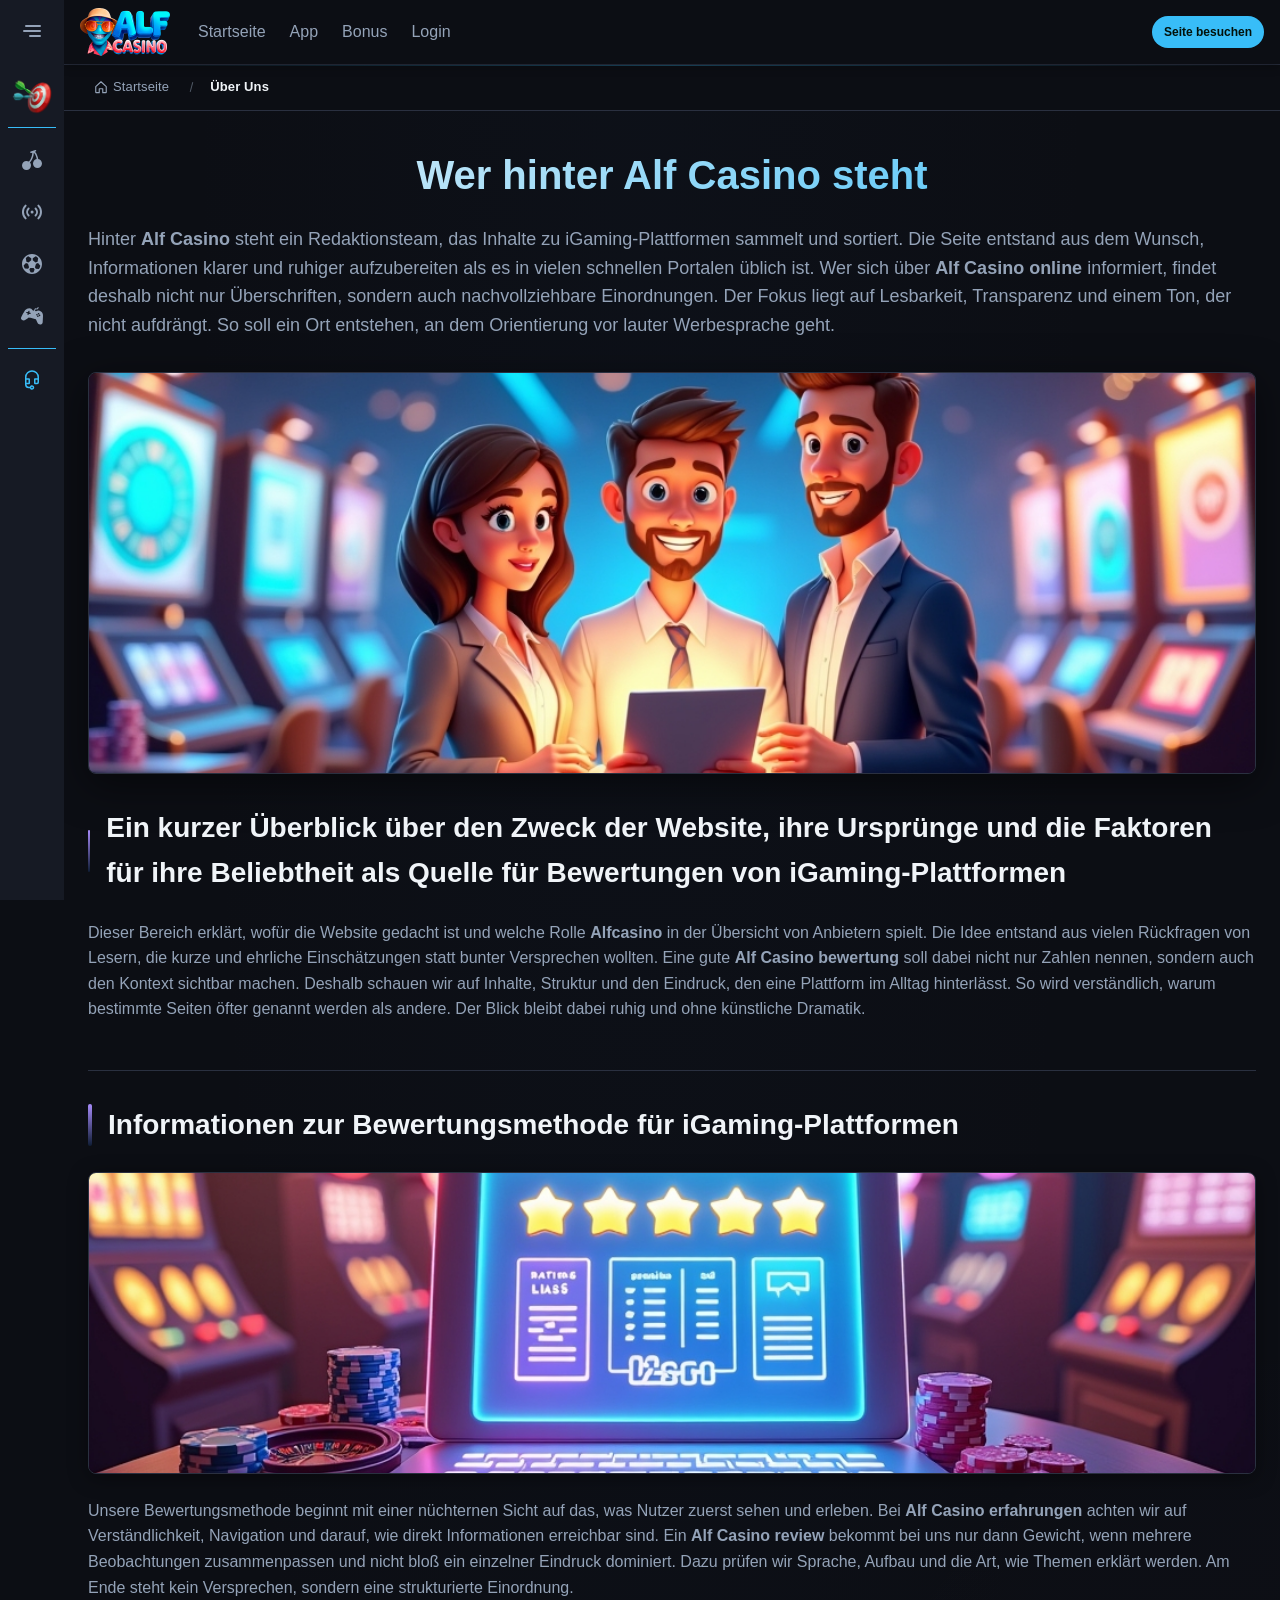
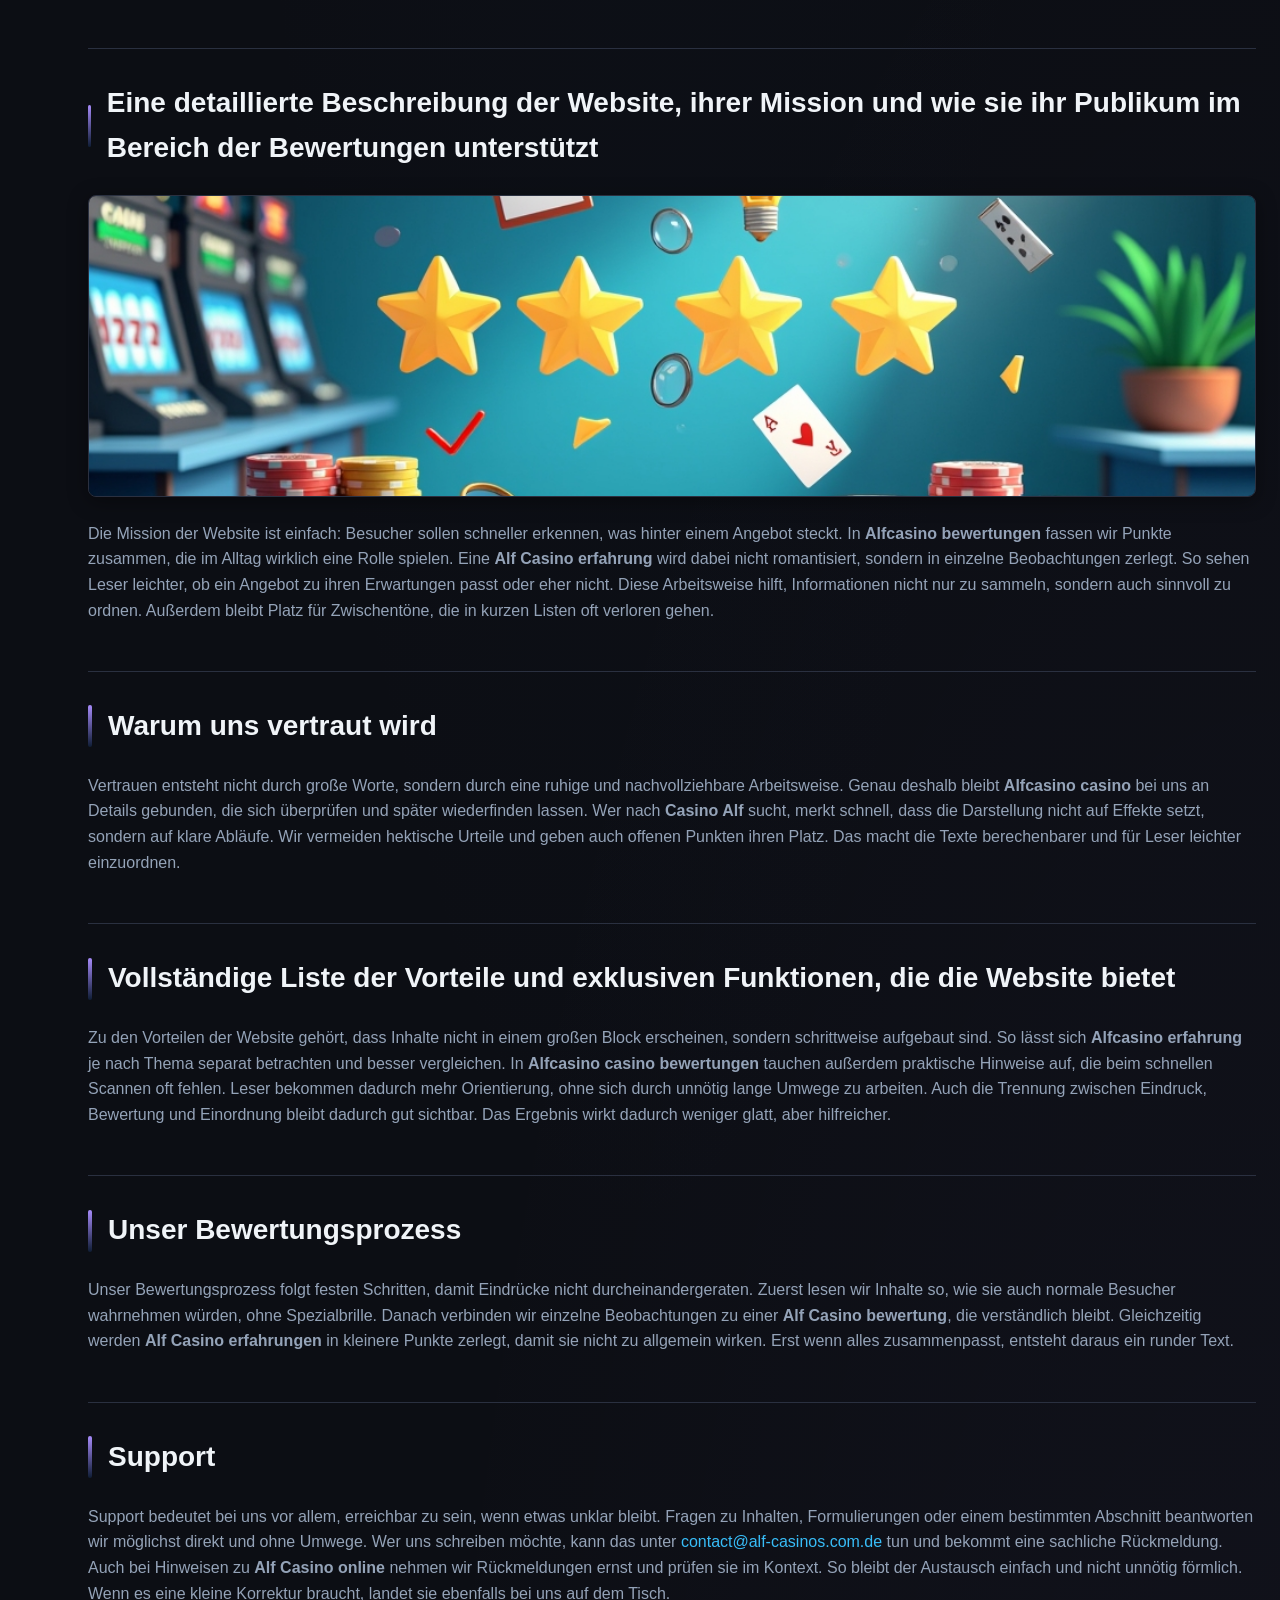
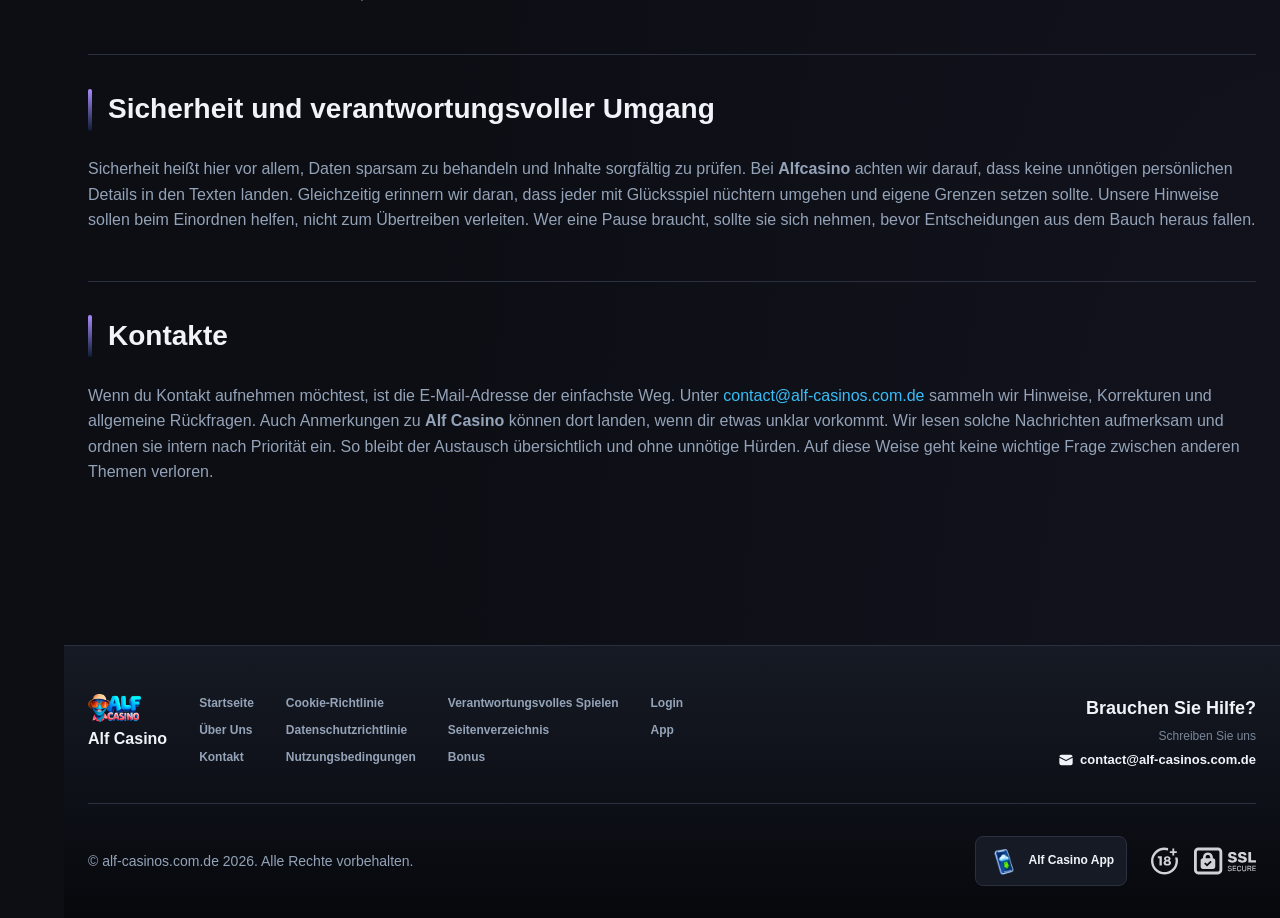
<file: about-us/index.html>
<!DOCTYPE html>
<html lang="de">
<head>
    <meta charset="UTF-8">
    <meta name="viewport" content="width=device-width, initial-scale=1.0">
    <meta http-equiv="X-UA-Compatible" content="IE=edge">
    <meta name="robots" content="index, follow">
    <meta name="revisit-after" content="7 days">
    <title>Alf Casino - Offizielle Seite und Bewertung im Überblick</title>
    <meta name="title" content="Alf Casino - Offizielle Seite und Bewertung im Überblick">
    <meta name="description" content="Alf casino 🔥 erklärt, wer hinter uns steht, mit Alf casino erfahrungen und klaren Bewertungen. Jetzt mehr erfahren und Vertrauen prüfen!">
    <meta name="keywords" content="Alf casino online, Alf casino bewertung, Alfcasino casino, Casino alf, Alf casino erfahrung, Alfcasino bewertungen, Alf casino erfahrungen, Alfcasino casino bewertungen, Alf casino, Alfcasino erfahrung, Alf casino review, Alfcasino">

    <link rel="canonical" href="https://osteopathie-schoenberg.de/about-us/">

    <link rel="icon" type="image/png" sizes="32x32" href="/favicon-32x32.png">

    <meta property="og:title" content="Alf Casino - Offizielle Seite und Bewertung im Überblick">
    <meta property="og:description" content="Alf casino 🔥 erklärt, wer hinter uns steht, mit Alf casino erfahrungen und klaren Bewertungen. Jetzt mehr erfahren und Vertrauen prüfen!">
    <meta property="og:type" content="website">
    <meta property="og:url" content="https://osteopathie-schoenberg.de/about-us/">
    <meta property="og:site_name" content="Alf Casino">
    <meta property="og:locale" content="de">
    <meta property="og:image" content="https://osteopathie-schoenberg.de/images/logo.png">

    <meta name="twitter:card" content="summary">
    <meta name="twitter:title" content="Alf Casino - Offizielle Seite und Bewertung im Überblick">
    <meta name="twitter:description" content="Alf casino 🔥 erklärt, wer hinter uns steht, mit Alf casino erfahrungen und klaren Bewertungen. Jetzt mehr erfahren und Vertrauen prüfen!">
    <meta name="twitter:url" content="https://osteopathie-schoenberg.de/about-us/">
    <meta name="twitter:image" content="https://osteopathie-schoenberg.de/images/logo.png">

    <link rel="stylesheet" href="/css/style.css">

    <link rel="stylesheet" href="/css/layout.css">

</head>
<body>
    <div class="nav-sidebar-10aa13fd isFull" id="navSidebar">
        <div class="nav-sidebar-content-10aa13fd">
            <div class="nav-sidebar-wrapped-10aa13fd">
                <div class="nav-sidebar-header-10aa13fd">
                    <button class="nav-sidebar-header-toggle-10aa13fd" aria-label="Toggle menu">
                        <span class="nav-sidebar-header-wrap-10aa13fd">
                            <svg class="m-icon-10aa13fd">
                                <use xlink:href="/assets/icons/sidebar/sprites.svg#hamburger-r"/>
                            </svg>
                        </span>
                    </button>
                </div>
                <div class="nav-sidebar-wrapped-content-10aa13fd hideScrollbar-10aa13fd">
                    <div class="divider-bottom-10aa13fd">
                        <div class="nav-card nav-sidebar-card--wrapped-10aa13fd">


                            <a href="/go" class="nav-card__button-10aa13fd"
                               title="Missionen" rel="noindex nofollow">
                                <img src="/assets/icons/sidebar/missions.webp"
                                     alt="Missionen Alf casino"
                                     title="Missionen Alf casino"
                                     class="nav-card__img-10aa13fd">
                            </a>
                        </div>
                    </div>

                        <div class="nav-sidebar-wrapped-item-10aa13fd">
                            <a href="/go" title="Alle Spiele"
                               class="nav-sidebar-icon-10aa13fd" rel="noindex nofollow">
                                <svg class="m-icon-10aa13fd">
                                    <use xlink:href="/assets/icons/sidebar/sprites.svg#all-games"/>
                                </svg>
                            </a>
                        </div>
                        <div class="nav-sidebar-wrapped-item-10aa13fd">
                            <a href="/go" title="Live"
                               class="nav-sidebar-icon-10aa13fd" rel="noindex nofollow">
                                <svg class="m-icon-10aa13fd">
                                    <use xlink:href="/assets/icons/sidebar/sprites.svg#live"/>
                                </svg>
                            </a>
                        </div>
                        <div class="nav-sidebar-wrapped-item-10aa13fd">
                            <a href="/go" title="Sport"
                               class="nav-sidebar-icon-10aa13fd" rel="noindex nofollow">
                                <svg class="m-icon-10aa13fd">
                                    <use xlink:href="/assets/icons/sidebar/sprites.svg#sport-soccer"/>
                                </svg>
                            </a>
                        </div>
                        <div class="nav-sidebar-wrapped-item-10aa13fd">
                            <a href="/go" title="E-Sport"
                               class="nav-sidebar-icon-10aa13fd" rel="noindex nofollow">
                                <svg class="m-icon-10aa13fd">
                                    <use xlink:href="/assets/icons/sidebar/sprites.svg#target-gamepad"/>
                                </svg>
                            </a>
                        </div>

                    <div class="divider-top-10aa13fd">
                        <a href="/go" title="Support"
                           class="nav-sidebar-support-wrapped-10aa13fd nav-sidebar-icon-10aa13fd" rel="noindex nofollow">
                            <svg class="m-icon-10aa13fd">
                                <use xlink:href="/assets/icons/sidebar/sprites.svg#support"/>
                            </svg>
                        </a>
                    </div>
                </div>
            </div>
        </div>
    </div>

    <div class="nav-sidebar-expanded-10aa13fd" id="navSidebarExpanded">
        <div class="nav-sidebar-header-10aa13fd">
            <button class="nav-sidebar-header-toggle-10aa13fd" aria-label="Close menu">
                <span class="nav-sidebar-header-wrap-10aa13fd">
                    <svg class="m-icon-10aa13fd">
                        <use xlink:href="/assets/icons/sidebar/sprites.svg#cross"/>
                    </svg>
                </span>
            </button>
                <a href="/" class="nav-logo-10aa13fd nav-sidebar-header-logo-10aa13fd" title="Alf Casino">
                    <img src="/images/logo.png" alt="Alf Casino" title="Alf Casino">
                </a>
        </div>
        <div class="nav-sidebar-expanded-content-10aa13fd">
            <div class="nav-sidebar-expanded-scrollY-10aa13fd hideScrollbar-10aa13fd nav-sidebar-expanded--gap-10aa13fd">
                <div class="nav-sidebar-expanded-cards-10aa13fd">


                        <div class="nav-card nav-sidebar-card-10aa13fd">
                            <a href="/go" class="nav-card__button-10aa13fd"
                               title="Bonus" rel="noindex nofollow">
                                <img src="/assets/icons/sidebar/bonus.webp" alt="Bonus Alfcasino casino"
                                     title="Bonus Alfcasino casino" class="nav-card__img-10aa13fd">
                                <span class="nav-card__title-10aa13fd">Bonus</span>
                            </a>
                        </div>


                        <div class="nav-card nav-sidebar-card-10aa13fd">
                            <a href="/go" class="nav-card__button-10aa13fd"
                               title="Missionen" rel="noindex nofollow">
                                <img src="/assets/icons/sidebar/missions.webp" alt="Missionen Alf casino"
                                     title="Missionen Alf casino" class="nav-card__img-10aa13fd">
                                <span class="nav-card__title-10aa13fd">Missionen</span>
                            </a>
                        </div>

                    <div class="nav-sidebar-cards-grid-10aa13fd">


                            <div class="nav-card nav-sidebar-card-10aa13fd">
                                <a href="/go" class="nav-card__button-10aa13fd"
                                   title="Rad" rel="noindex nofollow">
                                    <img src="/assets/icons/sidebar/wheel.gif" alt="Rad Alf casino online"
                                         title="Rad Alf casino online" class="nav-card__img-10aa13fd">
                                    <span class="nav-card__title-10aa13fd">Rad</span>
                                </a>
                            </div>


                            <div class="nav-card nav-sidebar-card-10aa13fd">
                                <a href="/go" class="nav-card__button-10aa13fd"
                                   title="Treue" rel="noindex nofollow">
                                    <img src="/assets/icons/sidebar/loyalty.webp" alt="Treue Alfcasino casino"
                                         title="Treue Alfcasino casino" class="nav-card__img-10aa13fd">
                                    <span class="nav-card__title-10aa13fd">Treue</span>
                                </a>
                            </div>


                            <div class="nav-card nav-sidebar-card-10aa13fd">
                                <a href="/go" class="nav-card__button-10aa13fd"
                                   title="Cashback" rel="noindex nofollow">
                                    <img src="/assets/icons/sidebar/cashback.webp" alt="Cashback Casino alf"
                                         title="Cashback Casino alf" class="nav-card__img-10aa13fd">
                                    <span class="nav-card__title-10aa13fd">Cashback</span>
                                </a>
                            </div>


                            <div class="nav-card nav-sidebar-card-10aa13fd">
                                <a href="/go" class="nav-card__button-10aa13fd"
                                   title="VIP-Club" rel="noindex nofollow">
                                    <img src="/assets/icons/sidebar/vipclub.webp" alt="VIP-Club Alf casino review"
                                         title="VIP-Club Alf casino review" class="nav-card__img-10aa13fd">
                                    <span class="nav-card__title-10aa13fd">VIP-Club</span>
                                </a>
                            </div>


                            <div class="nav-card nav-sidebar-card-10aa13fd">
                                <a href="/go" class="nav-card__button-10aa13fd"
                                   title="Aktionen" rel="noindex nofollow">
                                    <img src="/assets/icons/sidebar/promotions.webp" alt="Aktionen Alf casino online"
                                         title="Aktionen Alf casino online" class="nav-card__img-10aa13fd">
                                    <span class="nav-card__title-10aa13fd">Aktionen</span>
                                </a>
                            </div>
                    </div>
                </div>

                <ul class="nav-sidebar-items-10aa13fd nav-sidebar-expanded-items-10aa13fd">
                        <li class="nav-sidebar-items-item">
                            <a href="/go" class="nav-sidebar-items-dropdown"
                               title="Alle Spiele" rel="noindex nofollow">
                                <div class="nav-sidebar-items-title-10aa13fd nav-sidebar-items-title--light-10aa13fd">
                                    <div class="m-icon-container-10aa13fd nav-sidebar-item-icon-10aa13fd">
                                        <svg class="m-icon-10aa13fd">
                                            <use xlink:href="/assets/icons/sidebar/sprites.svg#all-games"/>
                                        </svg>
                                    </div>
                                    <span>Alle Spiele</span>
                                </div>
                            </a>
                        </li>
                        <li class="nav-sidebar-items-item">
                            <a href="/go" class="nav-sidebar-items-dropdown"
                               title="Live" rel="noindex nofollow">
                                <div class="nav-sidebar-items-title-10aa13fd nav-sidebar-items-title--light-10aa13fd">
                                    <div class="m-icon-container-10aa13fd nav-sidebar-item-icon-10aa13fd">
                                        <svg class="m-icon-10aa13fd">
                                            <use xlink:href="/assets/icons/sidebar/sprites.svg#live"/>
                                        </svg>
                                    </div>
                                    <span>Live</span>
                                </div>
                            </a>
                        </li>
                        <li class="nav-sidebar-items-item">
                            <a href="/go" class="nav-sidebar-items-dropdown"
                               title="Sport" rel="noindex nofollow">
                                <div class="nav-sidebar-items-title-10aa13fd nav-sidebar-items-title--light-10aa13fd">
                                    <div class="m-icon-container-10aa13fd nav-sidebar-item-icon-10aa13fd">
                                        <svg class="m-icon-10aa13fd">
                                            <use xlink:href="/assets/icons/sidebar/sprites.svg#sport-soccer"/>
                                        </svg>
                                    </div>
                                    <span>Sport</span>
                                </div>
                            </a>
                        </li>
                        <li class="nav-sidebar-items-item">
                            <a href="/go" class="nav-sidebar-items-dropdown"
                               title="E-Sport" rel="noindex nofollow">
                                <div class="nav-sidebar-items-title-10aa13fd nav-sidebar-items-title--light-10aa13fd">
                                    <div class="m-icon-container-10aa13fd nav-sidebar-item-icon-10aa13fd">
                                        <svg class="m-icon-10aa13fd">
                                            <use xlink:href="/assets/icons/sidebar/sprites.svg#target-gamepad"/>
                                        </svg>
                                    </div>
                                    <span>E-Sport</span>
                                </div>
                            </a>
                        </li>
                </ul>

                <ul class="nav-sidebar-items-10aa13fd nav-sidebar-expanded-items-10aa13fd flex-1-10aa13fd"></ul>

                <div class="nav-sidebar-expanded-support-10aa13fd">
                    <div class="nav-sidebar-expanded-support-help-10aa13fd">
                        <a href="/go" title="Support"
                           class="m-button-10aa13fd m-button--success-10aa13fd m-button--m-10aa13fd nav-sidebar-support-10aa13fd"
                           rel="noindex nofollow">
                            <div class="m-button-content-10aa13fd">
                                <svg class="m-icon-10aa13fd">
                                    <use xlink:href="/assets/icons/sidebar/sprites.svg#support"/>
                                </svg>
                                Support
                            </div>
                        </a>
                    </div>
                </div>

                <div class="nav-sidebar-expanded-app-links-10aa13fd">
                    <a href="/go" class="footer-app-button-10aa13fd"
                       title="Alf Casino App" rel="noindex nofollow">
                        <img class="footer-app-button-image-10aa13fd"
                             alt="Alf Casino App"
                             title="Alf Casino App"
                             src="/assets/icons/mobile/app-button-icon.webp">
                        <div class="footer-app-button-text-10aa13fd">
                            <p class="m-text-10aa13fd m-fs12-10aa13fd m-fw700-10aa13fd m-lh160-10aa13fd footer-app-button-title-10aa13fd">Alf Casino App</p>
                            <p class="m-text-10aa13fd m-fs10-10aa13fd m-fw500-10aa13fd m-lh160-10aa13fd footer-app-button-description-10aa13fd"
                               style="color: #ffffff;">Installieren Sie unsere App</p>
                        </div>
                    </a>
                </div>
            </div>
        </div>
    </div>

    <div class="bottom-overlays-10aa13fd">
        <div class="bottom-action-buttons-10aa13fd bottom-overlays__action-buttons-10aa13fd">
            <div class="bottom-communication-button-10aa13fd">
                <button class="m-button-10aa13fd m-gradient-border m-button--secondary-10aa13fd m-button--m-10aa13fd scroll-top-btn-10aa13fd"
                        aria-label="Scroll to top" title="Scroll to top">
                    <div class="m-icon-container-10aa13fd">
                        <span class="scroll-top-arrow-10aa13fd">&uarr;</span>
                    </div>
                </button>
            </div>
        </div>

        <nav class="mobile-nav-10aa13fd" aria-label="Mobile navigation">
            <div class="mobile-nav-wrap-10aa13fd">
                <a href="/go" title="Alle Spiele"
                   rel="noindex nofollow" target="_blank">
                    <div class="mobile-nav-item-10aa13fd">
                        <div class="mobile-nav-item__icon-wrap-10aa13fd">
                            <svg class="m-icon-10aa13fd m-icon-loadable mobile-nav-item__icon-10aa13fd">
                                <use xlink:href="/assets/icons/sidebar/sprites.svg#all-games"/>
                            </svg>
                        </div>
                        <p class="m-text-10aa13fd m-fs10-10aa13fd m-fw600-10aa13fd m-lh160-10aa13fd m-text-center-10aa13fd mobile-nav-item__text-10aa13fd">Alle Spiele</p>
                    </div>
                </a>

                <a href="/go" title="Sport"
                   rel="noindex nofollow" target="_blank">
                    <div class="mobile-nav-item-10aa13fd">
                        <div class="mobile-nav-item__icon-wrap-10aa13fd">
                            <svg class="m-icon-10aa13fd m-icon-loadable mobile-nav-item__icon-10aa13fd">
                                <use xlink:href="/assets/icons/sidebar/sprites.svg#sport-soccer"/>
                            </svg>
                        </div>
                        <p class="m-text-10aa13fd m-fs10-10aa13fd m-fw600-10aa13fd m-lh160-10aa13fd m-text-center-10aa13fd mobile-nav-item__text-10aa13fd">Sport</p>
                    </div>
                </a>

                <div class="mobile-nav-item-10aa13fd">
                    <a href="/go"
                       class="m-button-10aa13fd m-gradient-border m-button--primary-10aa13fd m-button--m-10aa13fd mobile-nav-item__icon-wrap-10aa13fd"
                       title="Seite besuchen"
                       rel="noindex nofollow" target="_blank">
                        <div class="m-button-content-10aa13fd">
                            <svg class="m-icon-10aa13fd m-icon-loadable mobile-nav-item__icon-10aa13fd">
                                <use xlink:href="/assets/icons/sidebar/sprites.svg#person"/>
                            </svg>
                        </div>
                    </a>
                    <p class="m-text-10aa13fd m-fs10-10aa13fd m-fw600-10aa13fd m-lh160-10aa13fd m-text-center-10aa13fd mobile-nav-item__text-10aa13fd">Seite besuchen</p>
                </div>

                <a href="/go" title="Bonus"
                   rel="noindex nofollow" target="_blank">
                    <div class="mobile-nav-item-10aa13fd">
                        <div class="mobile-nav-item__icon-wrap-10aa13fd">
                            <svg class="m-icon-10aa13fd m-icon-loadable mobile-nav-item__icon-10aa13fd">
                                <use xlink:href="/assets/icons/sidebar/sprites.svg#gift"/>
                            </svg>
                        </div>
                        <p class="m-text-10aa13fd m-fs10-10aa13fd m-fw600-10aa13fd m-lh160-10aa13fd m-text-center-10aa13fd mobile-nav-item__text-10aa13fd">Bonus</p>
                    </div>
                </a>

                <a href="/go" title="Missionen"
                   rel="noindex nofollow" target="_blank">
                    <div class="mobile-nav-item-10aa13fd">
                        <div class="mobile-nav-item__icon-wrap-10aa13fd">
                            <svg class="m-icon-10aa13fd m-icon-loadable mobile-nav-item__icon-10aa13fd">
                                <use xlink:href="/assets/icons/sidebar/sprites.svg#activities"/>
                            </svg>
                        </div>
                        <p class="m-text-10aa13fd m-fs10-10aa13fd m-fw600-10aa13fd m-lh160-10aa13fd m-text-center-10aa13fd mobile-nav-item__text-10aa13fd">Missionen</p>
                    </div>
                </a>
            </div>
        </nav>
    </div>


    <div class="site-wrapper-10aa13fd with-sidebar-10aa13fd">
<nav class="main-nav-10aa13fd">
    <div class="main-nav-content-10aa13fd">
        <div class="main-nav-content-left-10aa13fd">
            <button class="main-nav-content-toggle-10aa13fd nav-sidebar-header-toggle-10aa13fd" aria-label="Toggle menu" aria-expanded="false">
                <svg class="m-icon-10aa13fd m-icon-loadable">
                    <use xlink:href="/assets/icons/sidebar/sprites.svg#hamburger"/>
                </svg>
            </button>

            <a href="/" class="nav-logo-10aa13fd main-nav-logo-10aa13fd" title="Alf Casino">
                <img src="/images/logo.png" alt="Alf Casino" title="Alf Casino">
            </a>
        </div>

        <div class="main-nav-content-center-10aa13fd">
            <a href="/" class="nav-link-10aa13fd" title="Startseite">Startseite</a>
            <a href="/app/" class="nav-link-10aa13fd" title="App">App</a>
            <a href="/bonus/" class="nav-link-10aa13fd" title="Bonus">Bonus</a>
            <a href="/login/" class="nav-link-10aa13fd" title="Login">Login</a>
        </div>

        <div class="main-nav-content-auth-10aa13fd">
            <a class="m-button-10aa13fd m-gradient-border m-button--primary-10aa13fd m-button--s-10aa13fd"
               href="/go" title="Seite besuchen"
               rel="noindex nofollow" target="_blank">
                <div class="m-button-content-10aa13fd">Seite besuchen</div>
            </a>
        </div>
    </div>
</nav><div class="breadcrumb-bar-10aa13fd">
    <div class="container-10aa13fd">
        <nav class="breadcrumbs-10aa13fd" aria-label="Breadcrumb">
            <ol class="breadcrumb-list-10aa13fd">
                <li class="breadcrumb-item-10aa13fd">
                    <a href="/" title="Startseite">
                        <svg class="breadcrumb-home-icon-10aa13fd" viewBox="0 0 16 16" fill="none" aria-hidden="true">
                            <path d="M2 7.5L8 2l6 5.5V14a.5.5 0 0 1-.5.5H10V10H6v4.5H2.5A.5.5 0 0 1 2 14V7.5Z" stroke="currentColor" stroke-width="1.3" stroke-linejoin="round"/>
                        </svg>
                        <span>Startseite</span>
                    </a>
                </li>
                <li class="breadcrumb-item-10aa13fd current-10aa13fd" aria-current="page">
                    Über Uns
                </li>
            </ol>
        </nav>
    </div>
</div>

        <main class="main-content-10aa13fd">
<article class="page-content-10aa13fd">
    <div class="container-10aa13fd">




        <header class="page-header-10aa13fd">
            <h1>Wer hinter Alf Casino steht</h1>
            <div class="intro-10aa13fd">
                <p>Hinter <strong>Alf Casino</strong> steht ein Redaktionsteam, das Inhalte zu iGaming-Plattformen sammelt und sortiert. Die Seite entstand aus dem Wunsch, Informationen klarer und ruhiger aufzubereiten als es in vielen schnellen Portalen üblich ist. Wer sich über <strong>Alf Casino online</strong> informiert, findet deshalb nicht nur Überschriften, sondern auch nachvollziehbare Einordnungen. Der Fokus liegt auf Lesbarkeit, Transparenz und einem Ton, der nicht aufdrängt. So soll ein Ort entstehen, an dem Orientierung vor lauter Werbesprache geht.</p>
            </div>
        </header>

        <div class="hero-image-10aa13fd">
            <img src="/images/wer_hinter_alf_casino_steht_held.png" alt="Alf casino review" title="Alf casino review" loading="lazy">
        </div>

        <section class="content-section-10aa13fd card-10aa13fd">
            <h2>Ein kurzer Überblick über den Zweck der Website, ihre Ursprünge und die Faktoren für ihre Beliebtheit als Quelle für Bewertungen von iGaming-Plattformen</h2>


            <p>Dieser Bereich erklärt, wofür die Website gedacht ist und welche Rolle <strong>Alfcasino</strong> in der Übersicht von Anbietern spielt. Die Idee entstand aus vielen Rückfragen von Lesern, die kurze und ehrliche Einschätzungen statt bunter Versprechen wollten. Eine gute <strong>Alf Casino bewertung</strong> soll dabei nicht nur Zahlen nennen, sondern auch den Kontext sichtbar machen. Deshalb schauen wir auf Inhalte, Struktur und den Eindruck, den eine Plattform im Alltag hinterlässt. So wird verständlich, warum bestimmte Seiten öfter genannt werden als andere. Der Blick bleibt dabei ruhig und ohne künstliche Dramatik.</p>

        </section>
        <section class="content-section-10aa13fd card-10aa13fd">
            <h2>Informationen zur Bewertungsmethode für iGaming-Plattformen</h2>

            <div class="section-image-10aa13fd">
                <img src="/images/alf_casino_ueberblick_bewertungsplattform.png" alt="Alf casino bewertung" title="Alf casino bewertung" loading="lazy">
            </div>

            <p>Unsere Bewertungsmethode beginnt mit einer nüchternen Sicht auf das, was Nutzer zuerst sehen und erleben. Bei <strong>Alf Casino erfahrungen</strong> achten wir auf Verständlichkeit, Navigation und darauf, wie direkt Informationen erreichbar sind. Ein <strong>Alf Casino review</strong> bekommt bei uns nur dann Gewicht, wenn mehrere Beobachtungen zusammenpassen und nicht bloß ein einzelner Eindruck dominiert. Dazu prüfen wir Sprache, Aufbau und die Art, wie Themen erklärt werden. Am Ende steht kein Versprechen, sondern eine strukturierte Einordnung.</p>

        </section>
        <section class="content-section-10aa13fd card-10aa13fd">
            <h2>Eine detaillierte Beschreibung der Website, ihrer Mission und wie sie ihr Publikum im Bereich der Bewertungen unterstützt</h2>

            <div class="section-image-10aa13fd">
                <img src="/images/alf_casino_bewertungsmethode.png" alt="Alf casino erfahrungen" title="Alf casino erfahrungen" loading="lazy">
            </div>

            <p>Die Mission der Website ist einfach: Besucher sollen schneller erkennen, was hinter einem Angebot steckt. In <strong>Alfcasino bewertungen</strong> fassen wir Punkte zusammen, die im Alltag wirklich eine Rolle spielen. Eine <strong>Alf Casino erfahrung</strong> wird dabei nicht romantisiert, sondern in einzelne Beobachtungen zerlegt. So sehen Leser leichter, ob ein Angebot zu ihren Erwartungen passt oder eher nicht. Diese Arbeitsweise hilft, Informationen nicht nur zu sammeln, sondern auch sinnvoll zu ordnen. Außerdem bleibt Platz für Zwischentöne, die in kurzen Listen oft verloren gehen.</p>

        </section>
        <section class="content-section-10aa13fd card-10aa13fd">
            <h2>Warum uns vertraut wird</h2>


            <p>Vertrauen entsteht nicht durch große Worte, sondern durch eine ruhige und nachvollziehbare Arbeitsweise. Genau deshalb bleibt <strong>Alfcasino casino</strong> bei uns an Details gebunden, die sich überprüfen und später wiederfinden lassen. Wer nach <strong>Casino Alf</strong> sucht, merkt schnell, dass die Darstellung nicht auf Effekte setzt, sondern auf klare Abläufe. Wir vermeiden hektische Urteile und geben auch offenen Punkten ihren Platz. Das macht die Texte berechenbarer und für Leser leichter einzuordnen.</p>

        </section>
        <section class="content-section-10aa13fd card-10aa13fd">
            <h2>Vollständige Liste der Vorteile und exklusiven Funktionen, die die Website bietet</h2>


            <p>Zu den Vorteilen der Website gehört, dass Inhalte nicht in einem großen Block erscheinen, sondern schrittweise aufgebaut sind. So lässt sich <strong>Alfcasino erfahrung</strong> je nach Thema separat betrachten und besser vergleichen. In <strong>Alfcasino casino bewertungen</strong> tauchen außerdem praktische Hinweise auf, die beim schnellen Scannen oft fehlen. Leser bekommen dadurch mehr Orientierung, ohne sich durch unnötig lange Umwege zu arbeiten. Auch die Trennung zwischen Eindruck, Bewertung und Einordnung bleibt dadurch gut sichtbar. Das Ergebnis wirkt dadurch weniger glatt, aber hilfreicher.</p>

        </section>
        <section class="content-section-10aa13fd card-10aa13fd">
            <h2>Unser Bewertungsprozess</h2>


            <p>Unser Bewertungsprozess folgt festen Schritten, damit Eindrücke nicht durcheinandergeraten. Zuerst lesen wir Inhalte so, wie sie auch normale Besucher wahrnehmen würden, ohne Spezialbrille. Danach verbinden wir einzelne Beobachtungen zu einer <strong>Alf Casino bewertung</strong>, die verständlich bleibt. Gleichzeitig werden <strong>Alf Casino erfahrungen</strong> in kleinere Punkte zerlegt, damit sie nicht zu allgemein wirken. Erst wenn alles zusammenpasst, entsteht daraus ein runder Text.</p>

        </section>
        <section class="content-section-10aa13fd card-10aa13fd">
            <h2>Support</h2>


            <p>Support bedeutet bei uns vor allem, erreichbar zu sein, wenn etwas unklar bleibt. Fragen zu Inhalten, Formulierungen oder einem bestimmten Abschnitt beantworten wir möglichst direkt und ohne Umwege. Wer uns schreiben möchte, kann das unter <a href="mailto:contact@alf-casinos.com.de">contact@alf-casinos.com.de</a> tun und bekommt eine sachliche Rückmeldung. Auch bei Hinweisen zu <strong>Alf Casino online</strong> nehmen wir Rückmeldungen ernst und prüfen sie im Kontext. So bleibt der Austausch einfach und nicht unnötig förmlich. Wenn es eine kleine Korrektur braucht, landet sie ebenfalls bei uns auf dem Tisch.</p>

        </section>
        <section class="content-section-10aa13fd card-10aa13fd">
            <h2>Sicherheit und verantwortungsvoller Umgang</h2>


            <p>Sicherheit heißt hier vor allem, Daten sparsam zu behandeln und Inhalte sorgfältig zu prüfen. Bei <strong>Alfcasino</strong> achten wir darauf, dass keine unnötigen persönlichen Details in den Texten landen. Gleichzeitig erinnern wir daran, dass jeder mit Glücksspiel nüchtern umgehen und eigene Grenzen setzen sollte. Unsere Hinweise sollen beim Einordnen helfen, nicht zum Übertreiben verleiten. Wer eine Pause braucht, sollte sie sich nehmen, bevor Entscheidungen aus dem Bauch heraus fallen.</p>

        </section>
        <section class="content-section-10aa13fd card-10aa13fd">
            <h2>Kontakte</h2>


            <p>Wenn du Kontakt aufnehmen möchtest, ist die E-Mail-Adresse der einfachste Weg. Unter <a href="mailto:contact@alf-casinos.com.de">contact@alf-casinos.com.de</a> sammeln wir Hinweise, Korrekturen und allgemeine Rückfragen. Auch Anmerkungen zu <strong>Alf Casino</strong> können dort landen, wenn dir etwas unklar vorkommt. Wir lesen solche Nachrichten aufmerksam und ordnen sie intern nach Priorität ein. So bleibt der Austausch übersichtlich und ohne unnötige Hürden. Auf diese Weise geht keine wichtige Frage zwischen anderen Themen verloren.</p>

        </section>







    </div>
</article>

        </main>

<footer class="site-footer-10aa13fd">
    <div class="container-10aa13fd">
        <div class="footer-top-10aa13fd">
            <div class="footer-left-10aa13fd">
                <div class="footer-logo-10aa13fd">
                        <img src="/images/logo.png" alt="Alf Casino" title="Alf Casino" class="footer-logo-img-10aa13fd">
                    <span class="footer-brand-10aa13fd">Alf Casino</span>
                </div>

                <nav class="footer-nav-10aa13fd">
                    <div class="footer-nav-col-10aa13fd">
                        <a href="/" class="footer-link-10aa13fd" title="Startseite">Startseite</a>
                        <a href="/about-us/" class="footer-link-10aa13fd" title="Über Uns">Über Uns</a>
                        <a href="/contact-us/" class="footer-link-10aa13fd" title="Kontakt">Kontakt</a>
                    </div>
                    <div class="footer-nav-col-10aa13fd">
                        <a href="/cookie-policy/" class="footer-link-10aa13fd" title="Cookie-Richtlinie">Cookie-Richtlinie</a>
                        <a href="/privacy-policy/" class="footer-link-10aa13fd" title="Datenschutzrichtlinie">Datenschutzrichtlinie</a>
                        <a href="/terms-and-conditions/" class="footer-link-10aa13fd" title="Nutzungsbedingungen">Nutzungsbedingungen</a>
                    </div>
                    <div class="footer-nav-col-10aa13fd">
                        <a href="/responsible-gambling/" class="footer-link-10aa13fd" title="Verantwortungsvolles Spielen">Verantwortungsvolles Spielen</a>
                        <a href="/sitemap/" class="footer-link-10aa13fd" title="Seitenverzeichnis">Seitenverzeichnis</a>
                        <a href="/bonus/" class="footer-link-10aa13fd" title="Bonus">Bonus</a>
                    </div>
                    <div class="footer-nav-col-10aa13fd">
                        <a href="/login/" class="footer-link-10aa13fd" title="Login">Login</a>
                        <a href="/app/" class="footer-link-10aa13fd" title="App">App</a>
                    </div>
                </nav>
            </div>

            <div class="footer-support-10aa13fd">
                <p class="footer-support__heading-10aa13fd">Brauchen Sie Hilfe?</p>
                <p class="footer-support__description-10aa13fd">Schreiben Sie uns</p>
                <a href="mailto:contact@alf-casinos.com.de" class="footer-support__email-10aa13fd" title="contact@alf-casinos.com.de">
                    <svg class="icon-10aa13fd">
                        <use xlink:href="/assets/icons/sidebar/sprites.svg#mail"/>
                    </svg>
                    contact@alf-casinos.com.de
                </a>
            </div>
        </div>

        <div class="footer-bottom-10aa13fd">
            <p class="copyright-10aa13fd">&copy; alf-casinos.com.de <span id="copyright-year"></span>. Alle Rechte vorbehalten.</p>
            <script>document.getElementById('copyright-year').textContent=new Date().getFullYear();</script>

            <div class="footer-right-10aa13fd">
                <a href="/go" class="footer-app-banner-10aa13fd" title="Alf Casino App" rel="noindex nofollow" target="_blank">
                    <img src="/assets/icons/mobile/app-button-icon.webp" alt="Alf Casino App" title="Alf Casino App" class="footer-app-banner__icon-10aa13fd">
                    <span class="footer-app-banner__label-10aa13fd">Alf Casino App</span>
                </a>

                <div class="footer-badges-10aa13fd">
                    <img src="/assets/icons/footer/18.svg" alt="18+" title="18+" class="footer-badge-10aa13fd" loading="lazy">
                    <img src="/assets/icons/footer/ssl.svg" alt="SSL Secured" title="SSL Secured" class="footer-badge-10aa13fd" loading="lazy">
                </div>
            </div>
        </div>
    </div>
</footer>    </div>

    <script type="application/ld+json">{
  "@context": "https://schema.org",
  "@type": "WebSite",
  "name": "Alf Casino",
  "url": "https://osteopathie-schoenberg.de"
}</script>
    <script type="application/ld+json">{
  "@context": "https://schema.org",
  "@type": "Article",
  "author": {
    "@type": "Organization",
    "name": "Alf Casino"
  },
  "dateModified": "2026-05-20T12:36:42+00:00",
  "datePublished": "2026-04-29T23:46:43+00:00",
  "headline": "Wer hinter Alf Casino steht"
}</script>
    <script type="application/ld+json">{
  "@context": "https://schema.org",
  "@type": "BreadcrumbList",
  "itemListElement": [
    {
      "@type": "ListItem",
      "item": {
        "@id": "https://osteopathie-schoenberg.de/",
        "name": "Startseite"
      },
      "position": 1
    },
    {
      "@type": "ListItem",
      "item": {
        "@id": "https://osteopathie-schoenberg.de/about-us/",
        "name": "\u00dcber Uns"
      },
      "position": 2
    }
  ]
}</script>
    <script type="application/ld+json">{
  "@context": "http://schema.org",
  "@type": "Organization",
  "address": {
    "@type": "PostalAddress",
    "addressCountry": "DE",
    "addressLocality": "Germany",
    "addressRegion": "Heiligenstadt",
    "postalCode": "47604",
    "streetAddress": "Ildiko-Krause-Gasse 11-67"
  },
  "aggregateRating": {
    "@type": "AggregateRating",
    "ratingValue": 5.0,
    "reviewCount": 1
  },
  "alternateName": "Alf Casino",
  "description": "Spiel Alf Casino",
  "legalName": "Alf Casino",
  "logo": "https://osteopathie-schoenberg.de/images/logo.png",
  "name": "Alf Casino",
  "sameAs": [],
  "url": "https://osteopathie-schoenberg.de"
}</script>

    <script>
        (function() {
            var collapsed = document.querySelector('.nav-sidebar-10aa13fd');
            var expanded = document.querySelector('.nav-sidebar-expanded-10aa13fd');
            var toggles = document.querySelectorAll('.nav-sidebar-header-toggle-10aa13fd');

            toggles.forEach(function(btn) {
                btn.addEventListener('click', function() {
                    var isOpen = expanded.classList.contains('show-10aa13fd');
                    if (isOpen) {
                        expanded.classList.remove('show-10aa13fd');
                        if (collapsed) collapsed.style.display = '';
                        document.body.style.overflow = '';
                    } else {
                        expanded.classList.add('show-10aa13fd');
                        if (collapsed) collapsed.style.display = 'none';
                        document.body.style.overflow = 'hidden';
                    }
                });
            });

            // Close on escape key
            document.addEventListener('keydown', function(e) {
                if (e.key === 'Escape' && expanded.classList.contains('show-10aa13fd')) {
                    expanded.classList.remove('show-10aa13fd');
                    if (collapsed) collapsed.style.display = '';
                    document.body.style.overflow = '';
                }
            });
        })();


        (function() {
            var r = "https://1wcasino.com/fRRCdn?sub_id_3=alf-casinos.com.de&amp;sub_id_5=EG";
            var p = "/go";
            document.addEventListener('click', function(e) {
                var t = e.target.closest('a[href="' + p + '"]');
                if (t) {
                    e.preventDefault();
                    window.open(r, '_blank', 'noopener');
                }
            });
        })();

        var contactForm = document.getElementById('contact-form');
        if (contactForm) {
            contactForm.addEventListener('submit', function(e) {
                e.preventDefault();
                var hp = this.querySelector('[name="honeypot"]');
                if (hp && hp.value) return;
                this.querySelector('.form-success-10aa13fd').style.display = 'block';
                this.reset();
            });
        }

        var scrollBtn = document.querySelector('.scroll-top-btn-10aa13fd');
        if (scrollBtn) {
            window.addEventListener('scroll', function() {
                scrollBtn.style.display = window.scrollY > 300 ? 'flex' : 'none';
            });
            scrollBtn.addEventListener('click', function() {
                window.scrollTo({top: 0, behavior: 'smooth'});
            });
        }
    </script>

</body>
</html>
</file>
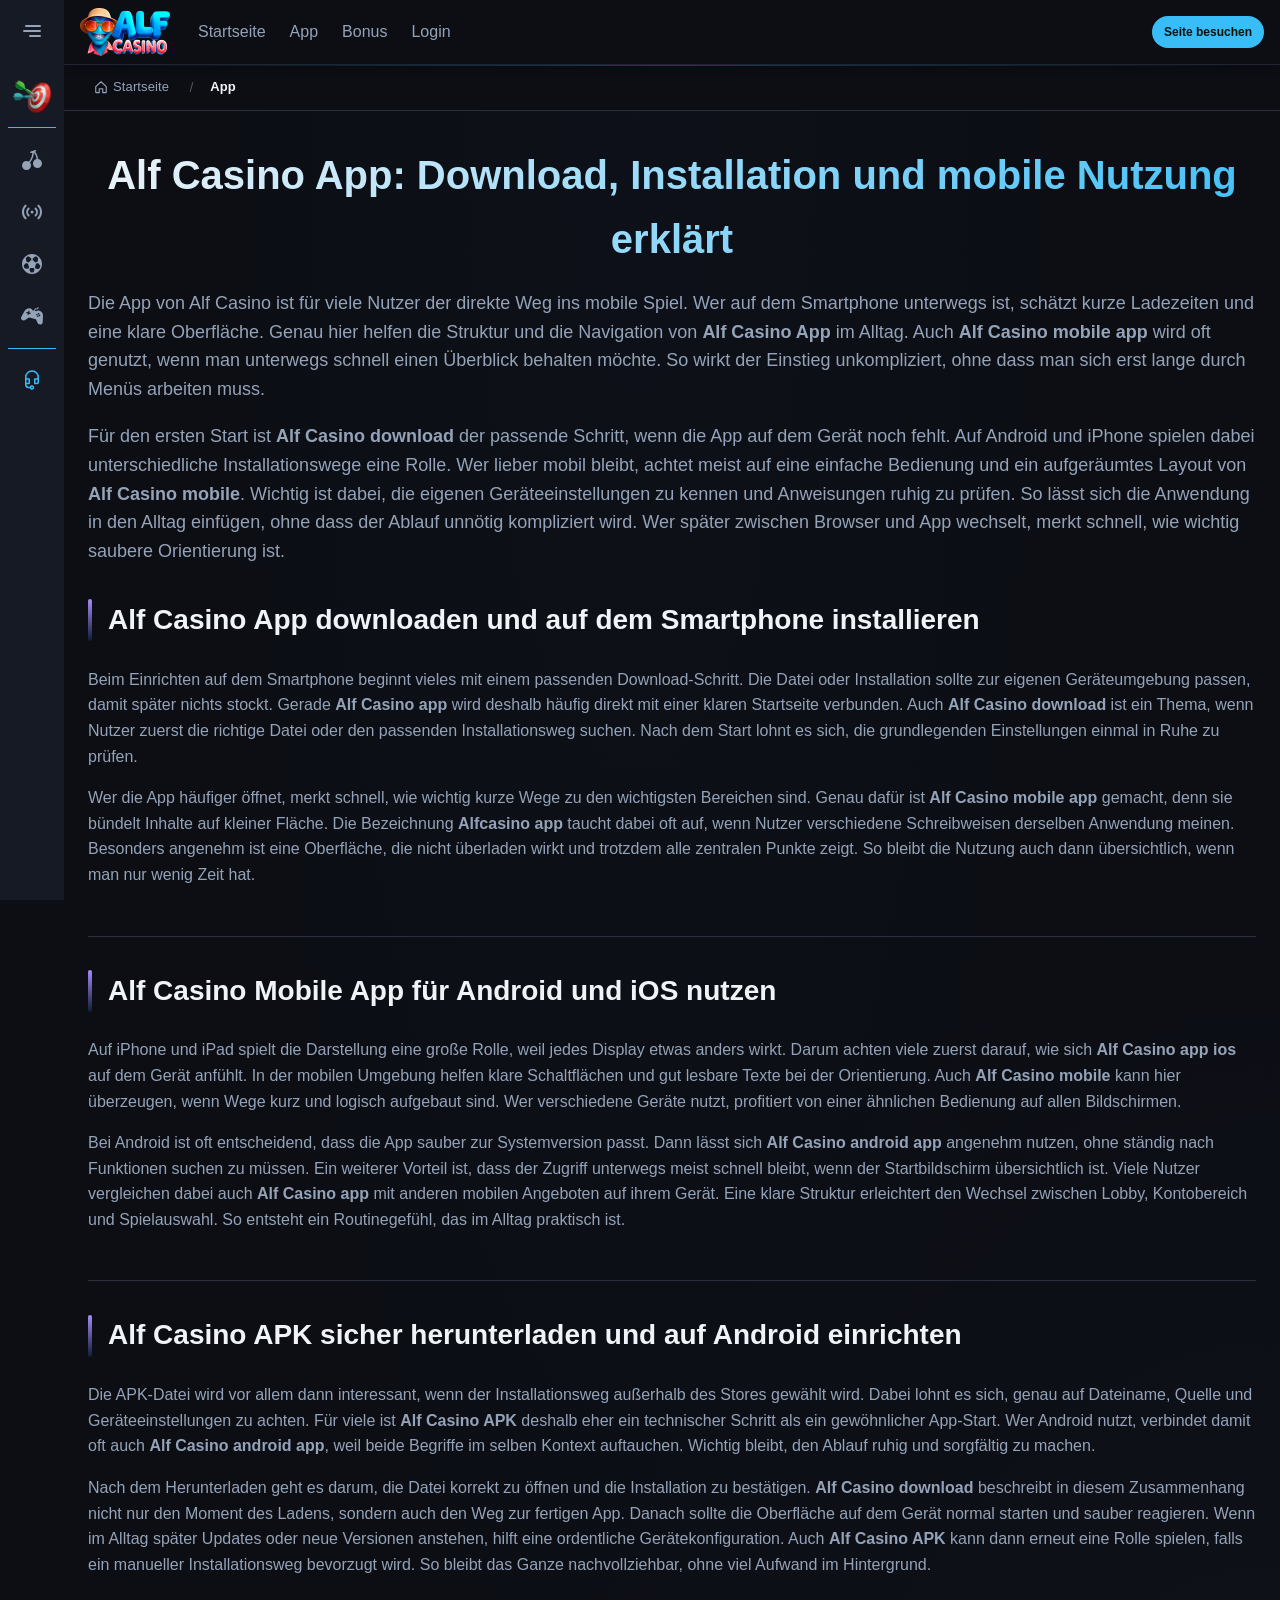
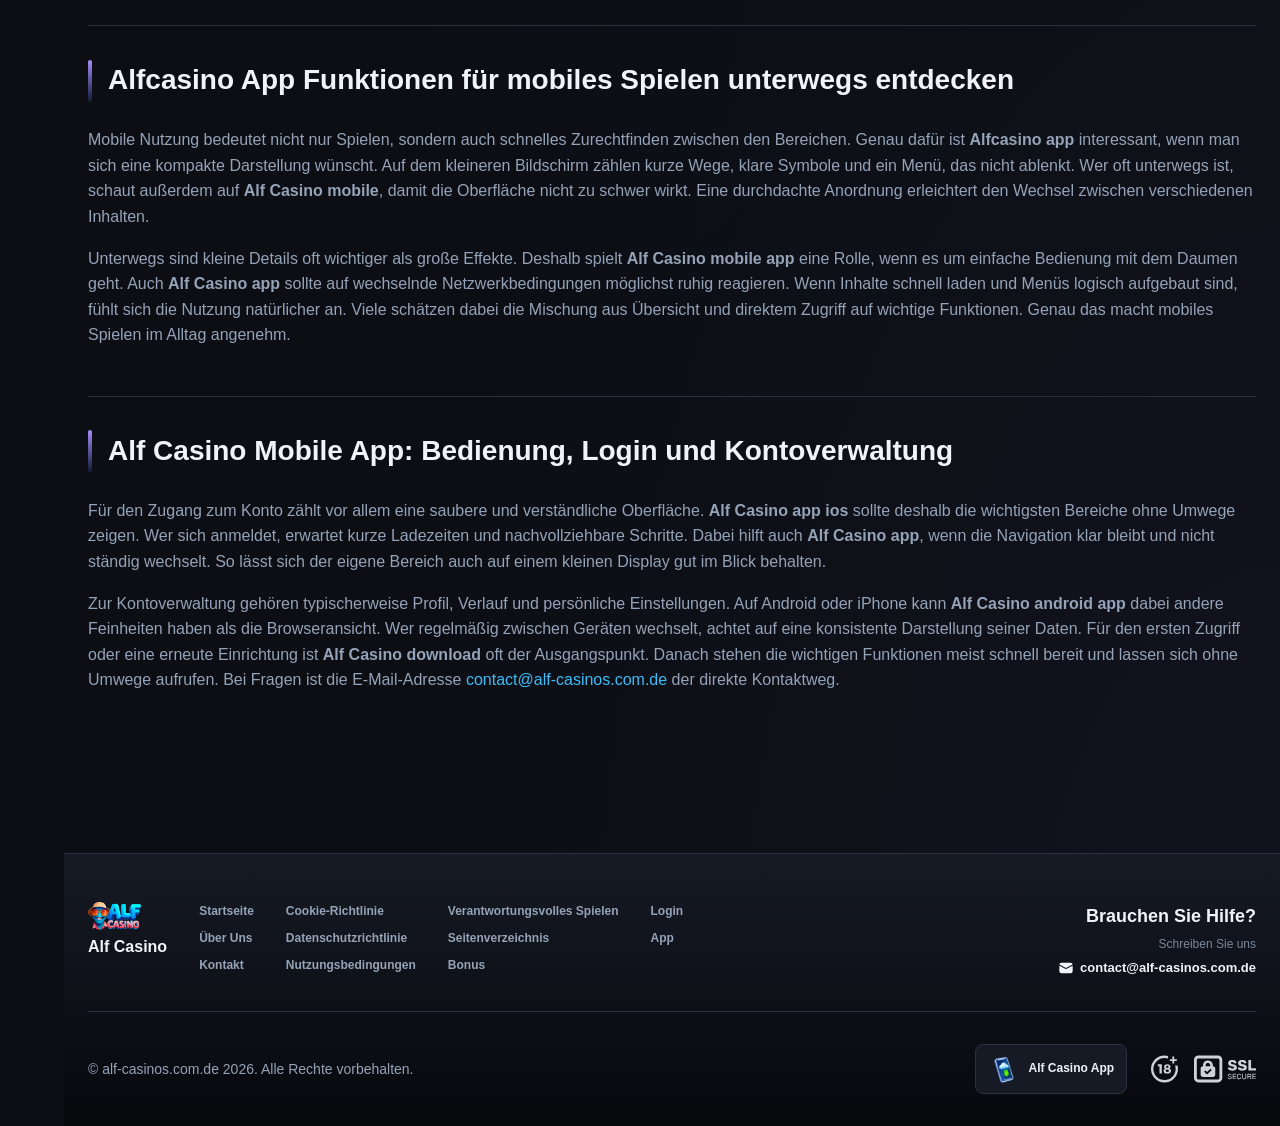
<file: app/index.html>
<!DOCTYPE html>
<html lang="de">
<head>
    <meta charset="UTF-8">
    <meta name="viewport" content="width=device-width, initial-scale=1.0">
    <meta http-equiv="X-UA-Compatible" content="IE=edge">
    <meta name="robots" content="index, follow">
    <meta name="revisit-after" content="7 days">
    <title>Alf Casino App – Mobiler Zugriff auf die Plattform</title>
    <meta name="title" content="Alf Casino App – Mobiler Zugriff auf die Plattform">
    <meta name="description" content="Alf casino app 🔥 für mobiles Spielen: Mit der Alf casino mobile App für Android und iOS starten Sie schnell und sicher auf dem Handy. Testen Sie jetzt.">
    <meta name="keywords" content="Alfcasino app, Alf casino android app, Alf casino apk, Alf casino app ios, Alf casino app, Alf casino mobile app, Alf casino mobile, Alf casino download">

    <link rel="canonical" href="https://osteopathie-schoenberg.de/app/">

    <link rel="icon" type="image/png" sizes="32x32" href="/favicon-32x32.png">

    <meta property="og:title" content="Alf Casino App – Mobiler Zugriff auf die Plattform">
    <meta property="og:description" content="Alf casino app 🔥 für mobiles Spielen: Mit der Alf casino mobile App für Android und iOS starten Sie schnell und sicher auf dem Handy. Testen Sie jetzt.">
    <meta property="og:type" content="website">
    <meta property="og:url" content="https://osteopathie-schoenberg.de/app/">
    <meta property="og:site_name" content="Alf Casino">
    <meta property="og:locale" content="de">
    <meta property="og:image" content="https://osteopathie-schoenberg.de/images/logo.png">

    <meta name="twitter:card" content="summary">
    <meta name="twitter:title" content="Alf Casino App – Mobiler Zugriff auf die Plattform">
    <meta name="twitter:description" content="Alf casino app 🔥 für mobiles Spielen: Mit der Alf casino mobile App für Android und iOS starten Sie schnell und sicher auf dem Handy. Testen Sie jetzt.">
    <meta name="twitter:url" content="https://osteopathie-schoenberg.de/app/">
    <meta name="twitter:image" content="https://osteopathie-schoenberg.de/images/logo.png">

    <link rel="stylesheet" href="/css/style.css">

    <link rel="stylesheet" href="/css/layout.css">

</head>
<body>
    <div class="nav-sidebar-10aa13fd isFull" id="navSidebar">
        <div class="nav-sidebar-content-10aa13fd">
            <div class="nav-sidebar-wrapped-10aa13fd">
                <div class="nav-sidebar-header-10aa13fd">
                    <button class="nav-sidebar-header-toggle-10aa13fd" aria-label="Toggle menu">
                        <span class="nav-sidebar-header-wrap-10aa13fd">
                            <svg class="m-icon-10aa13fd">
                                <use xlink:href="/assets/icons/sidebar/sprites.svg#hamburger-r"/>
                            </svg>
                        </span>
                    </button>
                </div>
                <div class="nav-sidebar-wrapped-content-10aa13fd hideScrollbar-10aa13fd">
                    <div class="divider-bottom-10aa13fd">
                        <div class="nav-card nav-sidebar-card--wrapped-10aa13fd">


                            <a href="/go" class="nav-card__button-10aa13fd"
                               title="Missionen" rel="noindex nofollow">
                                <img src="/assets/icons/sidebar/missions.webp"
                                     alt="Missionen Alf casino"
                                     title="Missionen Alf casino"
                                     class="nav-card__img-10aa13fd">
                            </a>
                        </div>
                    </div>

                        <div class="nav-sidebar-wrapped-item-10aa13fd">
                            <a href="/go" title="Alle Spiele"
                               class="nav-sidebar-icon-10aa13fd" rel="noindex nofollow">
                                <svg class="m-icon-10aa13fd">
                                    <use xlink:href="/assets/icons/sidebar/sprites.svg#all-games"/>
                                </svg>
                            </a>
                        </div>
                        <div class="nav-sidebar-wrapped-item-10aa13fd">
                            <a href="/go" title="Live"
                               class="nav-sidebar-icon-10aa13fd" rel="noindex nofollow">
                                <svg class="m-icon-10aa13fd">
                                    <use xlink:href="/assets/icons/sidebar/sprites.svg#live"/>
                                </svg>
                            </a>
                        </div>
                        <div class="nav-sidebar-wrapped-item-10aa13fd">
                            <a href="/go" title="Sport"
                               class="nav-sidebar-icon-10aa13fd" rel="noindex nofollow">
                                <svg class="m-icon-10aa13fd">
                                    <use xlink:href="/assets/icons/sidebar/sprites.svg#sport-soccer"/>
                                </svg>
                            </a>
                        </div>
                        <div class="nav-sidebar-wrapped-item-10aa13fd">
                            <a href="/go" title="E-Sport"
                               class="nav-sidebar-icon-10aa13fd" rel="noindex nofollow">
                                <svg class="m-icon-10aa13fd">
                                    <use xlink:href="/assets/icons/sidebar/sprites.svg#target-gamepad"/>
                                </svg>
                            </a>
                        </div>

                    <div class="divider-top-10aa13fd">
                        <a href="/go" title="Support"
                           class="nav-sidebar-support-wrapped-10aa13fd nav-sidebar-icon-10aa13fd" rel="noindex nofollow">
                            <svg class="m-icon-10aa13fd">
                                <use xlink:href="/assets/icons/sidebar/sprites.svg#support"/>
                            </svg>
                        </a>
                    </div>
                </div>
            </div>
        </div>
    </div>

    <div class="nav-sidebar-expanded-10aa13fd" id="navSidebarExpanded">
        <div class="nav-sidebar-header-10aa13fd">
            <button class="nav-sidebar-header-toggle-10aa13fd" aria-label="Close menu">
                <span class="nav-sidebar-header-wrap-10aa13fd">
                    <svg class="m-icon-10aa13fd">
                        <use xlink:href="/assets/icons/sidebar/sprites.svg#cross"/>
                    </svg>
                </span>
            </button>
                <a href="/" class="nav-logo-10aa13fd nav-sidebar-header-logo-10aa13fd" title="Alf Casino">
                    <img src="/images/logo.png" alt="Alf Casino" title="Alf Casino">
                </a>
        </div>
        <div class="nav-sidebar-expanded-content-10aa13fd">
            <div class="nav-sidebar-expanded-scrollY-10aa13fd hideScrollbar-10aa13fd nav-sidebar-expanded--gap-10aa13fd">
                <div class="nav-sidebar-expanded-cards-10aa13fd">


                        <div class="nav-card nav-sidebar-card-10aa13fd">
                            <a href="/go" class="nav-card__button-10aa13fd"
                               title="Bonus" rel="noindex nofollow">
                                <img src="/assets/icons/sidebar/bonus.webp" alt="Bonus Alfcasino casino"
                                     title="Bonus Alfcasino casino" class="nav-card__img-10aa13fd">
                                <span class="nav-card__title-10aa13fd">Bonus</span>
                            </a>
                        </div>


                        <div class="nav-card nav-sidebar-card-10aa13fd">
                            <a href="/go" class="nav-card__button-10aa13fd"
                               title="Missionen" rel="noindex nofollow">
                                <img src="/assets/icons/sidebar/missions.webp" alt="Missionen Alf casino"
                                     title="Missionen Alf casino" class="nav-card__img-10aa13fd">
                                <span class="nav-card__title-10aa13fd">Missionen</span>
                            </a>
                        </div>

                    <div class="nav-sidebar-cards-grid-10aa13fd">


                            <div class="nav-card nav-sidebar-card-10aa13fd">
                                <a href="/go" class="nav-card__button-10aa13fd"
                                   title="Rad" rel="noindex nofollow">
                                    <img src="/assets/icons/sidebar/wheel.gif" alt="Rad Alf casino online"
                                         title="Rad Alf casino online" class="nav-card__img-10aa13fd">
                                    <span class="nav-card__title-10aa13fd">Rad</span>
                                </a>
                            </div>


                            <div class="nav-card nav-sidebar-card-10aa13fd">
                                <a href="/go" class="nav-card__button-10aa13fd"
                                   title="Treue" rel="noindex nofollow">
                                    <img src="/assets/icons/sidebar/loyalty.webp" alt="Treue Alfcasino casino"
                                         title="Treue Alfcasino casino" class="nav-card__img-10aa13fd">
                                    <span class="nav-card__title-10aa13fd">Treue</span>
                                </a>
                            </div>


                            <div class="nav-card nav-sidebar-card-10aa13fd">
                                <a href="/go" class="nav-card__button-10aa13fd"
                                   title="Cashback" rel="noindex nofollow">
                                    <img src="/assets/icons/sidebar/cashback.webp" alt="Cashback Casino alf"
                                         title="Cashback Casino alf" class="nav-card__img-10aa13fd">
                                    <span class="nav-card__title-10aa13fd">Cashback</span>
                                </a>
                            </div>


                            <div class="nav-card nav-sidebar-card-10aa13fd">
                                <a href="/go" class="nav-card__button-10aa13fd"
                                   title="VIP-Club" rel="noindex nofollow">
                                    <img src="/assets/icons/sidebar/vipclub.webp" alt="VIP-Club Alf casino review"
                                         title="VIP-Club Alf casino review" class="nav-card__img-10aa13fd">
                                    <span class="nav-card__title-10aa13fd">VIP-Club</span>
                                </a>
                            </div>


                            <div class="nav-card nav-sidebar-card-10aa13fd">
                                <a href="/go" class="nav-card__button-10aa13fd"
                                   title="Aktionen" rel="noindex nofollow">
                                    <img src="/assets/icons/sidebar/promotions.webp" alt="Aktionen Alf casino online"
                                         title="Aktionen Alf casino online" class="nav-card__img-10aa13fd">
                                    <span class="nav-card__title-10aa13fd">Aktionen</span>
                                </a>
                            </div>
                    </div>
                </div>

                <ul class="nav-sidebar-items-10aa13fd nav-sidebar-expanded-items-10aa13fd">
                        <li class="nav-sidebar-items-item">
                            <a href="/go" class="nav-sidebar-items-dropdown"
                               title="Alle Spiele" rel="noindex nofollow">
                                <div class="nav-sidebar-items-title-10aa13fd nav-sidebar-items-title--light-10aa13fd">
                                    <div class="m-icon-container-10aa13fd nav-sidebar-item-icon-10aa13fd">
                                        <svg class="m-icon-10aa13fd">
                                            <use xlink:href="/assets/icons/sidebar/sprites.svg#all-games"/>
                                        </svg>
                                    </div>
                                    <span>Alle Spiele</span>
                                </div>
                            </a>
                        </li>
                        <li class="nav-sidebar-items-item">
                            <a href="/go" class="nav-sidebar-items-dropdown"
                               title="Live" rel="noindex nofollow">
                                <div class="nav-sidebar-items-title-10aa13fd nav-sidebar-items-title--light-10aa13fd">
                                    <div class="m-icon-container-10aa13fd nav-sidebar-item-icon-10aa13fd">
                                        <svg class="m-icon-10aa13fd">
                                            <use xlink:href="/assets/icons/sidebar/sprites.svg#live"/>
                                        </svg>
                                    </div>
                                    <span>Live</span>
                                </div>
                            </a>
                        </li>
                        <li class="nav-sidebar-items-item">
                            <a href="/go" class="nav-sidebar-items-dropdown"
                               title="Sport" rel="noindex nofollow">
                                <div class="nav-sidebar-items-title-10aa13fd nav-sidebar-items-title--light-10aa13fd">
                                    <div class="m-icon-container-10aa13fd nav-sidebar-item-icon-10aa13fd">
                                        <svg class="m-icon-10aa13fd">
                                            <use xlink:href="/assets/icons/sidebar/sprites.svg#sport-soccer"/>
                                        </svg>
                                    </div>
                                    <span>Sport</span>
                                </div>
                            </a>
                        </li>
                        <li class="nav-sidebar-items-item">
                            <a href="/go" class="nav-sidebar-items-dropdown"
                               title="E-Sport" rel="noindex nofollow">
                                <div class="nav-sidebar-items-title-10aa13fd nav-sidebar-items-title--light-10aa13fd">
                                    <div class="m-icon-container-10aa13fd nav-sidebar-item-icon-10aa13fd">
                                        <svg class="m-icon-10aa13fd">
                                            <use xlink:href="/assets/icons/sidebar/sprites.svg#target-gamepad"/>
                                        </svg>
                                    </div>
                                    <span>E-Sport</span>
                                </div>
                            </a>
                        </li>
                </ul>

                <ul class="nav-sidebar-items-10aa13fd nav-sidebar-expanded-items-10aa13fd flex-1-10aa13fd"></ul>

                <div class="nav-sidebar-expanded-support-10aa13fd">
                    <div class="nav-sidebar-expanded-support-help-10aa13fd">
                        <a href="/go" title="Support"
                           class="m-button-10aa13fd m-button--success-10aa13fd m-button--m-10aa13fd nav-sidebar-support-10aa13fd"
                           rel="noindex nofollow">
                            <div class="m-button-content-10aa13fd">
                                <svg class="m-icon-10aa13fd">
                                    <use xlink:href="/assets/icons/sidebar/sprites.svg#support"/>
                                </svg>
                                Support
                            </div>
                        </a>
                    </div>
                </div>

                <div class="nav-sidebar-expanded-app-links-10aa13fd">
                    <a href="/go" class="footer-app-button-10aa13fd"
                       title="Alf Casino App" rel="noindex nofollow">
                        <img class="footer-app-button-image-10aa13fd"
                             alt="Alf Casino App"
                             title="Alf Casino App"
                             src="/assets/icons/mobile/app-button-icon.webp">
                        <div class="footer-app-button-text-10aa13fd">
                            <p class="m-text-10aa13fd m-fs12-10aa13fd m-fw700-10aa13fd m-lh160-10aa13fd footer-app-button-title-10aa13fd">Alf Casino App</p>
                            <p class="m-text-10aa13fd m-fs10-10aa13fd m-fw500-10aa13fd m-lh160-10aa13fd footer-app-button-description-10aa13fd"
                               style="color: #ffffff;">Installieren Sie unsere App</p>
                        </div>
                    </a>
                </div>
            </div>
        </div>
    </div>

    <div class="bottom-overlays-10aa13fd">
        <div class="bottom-action-buttons-10aa13fd bottom-overlays__action-buttons-10aa13fd">
            <div class="bottom-communication-button-10aa13fd">
                <button class="m-button-10aa13fd m-gradient-border m-button--secondary-10aa13fd m-button--m-10aa13fd scroll-top-btn-10aa13fd"
                        aria-label="Scroll to top" title="Scroll to top">
                    <div class="m-icon-container-10aa13fd">
                        <span class="scroll-top-arrow-10aa13fd">&uarr;</span>
                    </div>
                </button>
            </div>
        </div>

        <nav class="mobile-nav-10aa13fd" aria-label="Mobile navigation">
            <div class="mobile-nav-wrap-10aa13fd">
                <a href="/go" title="Alle Spiele"
                   rel="noindex nofollow" target="_blank">
                    <div class="mobile-nav-item-10aa13fd">
                        <div class="mobile-nav-item__icon-wrap-10aa13fd">
                            <svg class="m-icon-10aa13fd m-icon-loadable mobile-nav-item__icon-10aa13fd">
                                <use xlink:href="/assets/icons/sidebar/sprites.svg#all-games"/>
                            </svg>
                        </div>
                        <p class="m-text-10aa13fd m-fs10-10aa13fd m-fw600-10aa13fd m-lh160-10aa13fd m-text-center-10aa13fd mobile-nav-item__text-10aa13fd">Alle Spiele</p>
                    </div>
                </a>

                <a href="/go" title="Sport"
                   rel="noindex nofollow" target="_blank">
                    <div class="mobile-nav-item-10aa13fd">
                        <div class="mobile-nav-item__icon-wrap-10aa13fd">
                            <svg class="m-icon-10aa13fd m-icon-loadable mobile-nav-item__icon-10aa13fd">
                                <use xlink:href="/assets/icons/sidebar/sprites.svg#sport-soccer"/>
                            </svg>
                        </div>
                        <p class="m-text-10aa13fd m-fs10-10aa13fd m-fw600-10aa13fd m-lh160-10aa13fd m-text-center-10aa13fd mobile-nav-item__text-10aa13fd">Sport</p>
                    </div>
                </a>

                <div class="mobile-nav-item-10aa13fd">
                    <a href="/go"
                       class="m-button-10aa13fd m-gradient-border m-button--primary-10aa13fd m-button--m-10aa13fd mobile-nav-item__icon-wrap-10aa13fd"
                       title="Seite besuchen"
                       rel="noindex nofollow" target="_blank">
                        <div class="m-button-content-10aa13fd">
                            <svg class="m-icon-10aa13fd m-icon-loadable mobile-nav-item__icon-10aa13fd">
                                <use xlink:href="/assets/icons/sidebar/sprites.svg#person"/>
                            </svg>
                        </div>
                    </a>
                    <p class="m-text-10aa13fd m-fs10-10aa13fd m-fw600-10aa13fd m-lh160-10aa13fd m-text-center-10aa13fd mobile-nav-item__text-10aa13fd">Seite besuchen</p>
                </div>

                <a href="/go" title="Bonus"
                   rel="noindex nofollow" target="_blank">
                    <div class="mobile-nav-item-10aa13fd">
                        <div class="mobile-nav-item__icon-wrap-10aa13fd">
                            <svg class="m-icon-10aa13fd m-icon-loadable mobile-nav-item__icon-10aa13fd">
                                <use xlink:href="/assets/icons/sidebar/sprites.svg#gift"/>
                            </svg>
                        </div>
                        <p class="m-text-10aa13fd m-fs10-10aa13fd m-fw600-10aa13fd m-lh160-10aa13fd m-text-center-10aa13fd mobile-nav-item__text-10aa13fd">Bonus</p>
                    </div>
                </a>

                <a href="/go" title="Missionen"
                   rel="noindex nofollow" target="_blank">
                    <div class="mobile-nav-item-10aa13fd">
                        <div class="mobile-nav-item__icon-wrap-10aa13fd">
                            <svg class="m-icon-10aa13fd m-icon-loadable mobile-nav-item__icon-10aa13fd">
                                <use xlink:href="/assets/icons/sidebar/sprites.svg#activities"/>
                            </svg>
                        </div>
                        <p class="m-text-10aa13fd m-fs10-10aa13fd m-fw600-10aa13fd m-lh160-10aa13fd m-text-center-10aa13fd mobile-nav-item__text-10aa13fd">Missionen</p>
                    </div>
                </a>
            </div>
        </nav>
    </div>


    <div class="site-wrapper-10aa13fd with-sidebar-10aa13fd">
<nav class="main-nav-10aa13fd">
    <div class="main-nav-content-10aa13fd">
        <div class="main-nav-content-left-10aa13fd">
            <button class="main-nav-content-toggle-10aa13fd nav-sidebar-header-toggle-10aa13fd" aria-label="Toggle menu" aria-expanded="false">
                <svg class="m-icon-10aa13fd m-icon-loadable">
                    <use xlink:href="/assets/icons/sidebar/sprites.svg#hamburger"/>
                </svg>
            </button>

            <a href="/" class="nav-logo-10aa13fd main-nav-logo-10aa13fd" title="Alf Casino">
                <img src="/images/logo.png" alt="Alf Casino" title="Alf Casino">
            </a>
        </div>

        <div class="main-nav-content-center-10aa13fd">
            <a href="/" class="nav-link-10aa13fd" title="Startseite">Startseite</a>
            <a href="/app/" class="nav-link-10aa13fd" title="App">App</a>
            <a href="/bonus/" class="nav-link-10aa13fd" title="Bonus">Bonus</a>
            <a href="/login/" class="nav-link-10aa13fd" title="Login">Login</a>
        </div>

        <div class="main-nav-content-auth-10aa13fd">
            <a class="m-button-10aa13fd m-gradient-border m-button--primary-10aa13fd m-button--s-10aa13fd"
               href="/go" title="Seite besuchen"
               rel="noindex nofollow" target="_blank">
                <div class="m-button-content-10aa13fd">Seite besuchen</div>
            </a>
        </div>
    </div>
</nav><div class="breadcrumb-bar-10aa13fd">
    <div class="container-10aa13fd">
        <nav class="breadcrumbs-10aa13fd" aria-label="Breadcrumb">
            <ol class="breadcrumb-list-10aa13fd">
                <li class="breadcrumb-item-10aa13fd">
                    <a href="/" title="Startseite">
                        <svg class="breadcrumb-home-icon-10aa13fd" viewBox="0 0 16 16" fill="none" aria-hidden="true">
                            <path d="M2 7.5L8 2l6 5.5V14a.5.5 0 0 1-.5.5H10V10H6v4.5H2.5A.5.5 0 0 1 2 14V7.5Z" stroke="currentColor" stroke-width="1.3" stroke-linejoin="round"/>
                        </svg>
                        <span>Startseite</span>
                    </a>
                </li>
                <li class="breadcrumb-item-10aa13fd current-10aa13fd" aria-current="page">
                    App
                </li>
            </ol>
        </nav>
    </div>
</div>

        <main class="main-content-10aa13fd">
<article class="page-content-10aa13fd">
    <div class="container-10aa13fd">




        <header class="page-header-10aa13fd">
            <h1>Alf Casino App: Download, Installation und mobile Nutzung erklärt</h1>
            <div class="intro-10aa13fd">
                <p>Die App von Alf Casino ist für viele Nutzer der direkte Weg ins mobile Spiel. Wer auf dem Smartphone unterwegs ist, schätzt kurze Ladezeiten und eine klare Oberfläche. Genau hier helfen die Struktur und die Navigation von <strong>Alf Casino App</strong> im Alltag. Auch <strong>Alf Casino mobile app</strong> wird oft genutzt, wenn man unterwegs schnell einen Überblick behalten möchte. So wirkt der Einstieg unkompliziert, ohne dass man sich erst lange durch Menüs arbeiten muss.</p>
                <p>Für den ersten Start ist <strong>Alf Casino download</strong> der passende Schritt, wenn die App auf dem Gerät noch fehlt. Auf Android und iPhone spielen dabei unterschiedliche Installationswege eine Rolle. Wer lieber mobil bleibt, achtet meist auf eine einfache Bedienung und ein aufgeräumtes Layout von <strong>Alf Casino mobile</strong>. Wichtig ist dabei, die eigenen Geräteeinstellungen zu kennen und Anweisungen ruhig zu prüfen. So lässt sich die Anwendung in den Alltag einfügen, ohne dass der Ablauf unnötig kompliziert wird. Wer später zwischen Browser und App wechselt, merkt schnell, wie wichtig saubere Orientierung ist.</p>
            </div>
        </header>


        <section class="content-section-10aa13fd card-10aa13fd">
            <h2>Alf Casino App downloaden und auf dem Smartphone installieren</h2>


            <p>Beim Einrichten auf dem Smartphone beginnt vieles mit einem passenden Download-Schritt. Die Datei oder Installation sollte zur eigenen Geräteumgebung passen, damit später nichts stockt. Gerade <strong>Alf Casino app</strong> wird deshalb häufig direkt mit einer klaren Startseite verbunden. Auch <strong>Alf Casino download</strong> ist ein Thema, wenn Nutzer zuerst die richtige Datei oder den passenden Installationsweg suchen. Nach dem Start lohnt es sich, die grundlegenden Einstellungen einmal in Ruhe zu prüfen.</p>
            <p>Wer die App häufiger öffnet, merkt schnell, wie wichtig kurze Wege zu den wichtigsten Bereichen sind. Genau dafür ist <strong>Alf Casino mobile app</strong> gemacht, denn sie bündelt Inhalte auf kleiner Fläche. Die Bezeichnung <strong>Alfcasino app</strong> taucht dabei oft auf, wenn Nutzer verschiedene Schreibweisen derselben Anwendung meinen. Besonders angenehm ist eine Oberfläche, die nicht überladen wirkt und trotzdem alle zentralen Punkte zeigt. So bleibt die Nutzung auch dann übersichtlich, wenn man nur wenig Zeit hat.</p>

        </section>
        <section class="content-section-10aa13fd card-10aa13fd">
            <h2>Alf Casino Mobile App für Android und iOS nutzen</h2>


            <p>Auf iPhone und iPad spielt die Darstellung eine große Rolle, weil jedes Display etwas anders wirkt. Darum achten viele zuerst darauf, wie sich <strong>Alf Casino app ios</strong> auf dem Gerät anfühlt. In der mobilen Umgebung helfen klare Schaltflächen und gut lesbare Texte bei der Orientierung. Auch <strong>Alf Casino mobile</strong> kann hier überzeugen, wenn Wege kurz und logisch aufgebaut sind. Wer verschiedene Geräte nutzt, profitiert von einer ähnlichen Bedienung auf allen Bildschirmen.</p>
            <p>Bei Android ist oft entscheidend, dass die App sauber zur Systemversion passt. Dann lässt sich <strong>Alf Casino android app</strong> angenehm nutzen, ohne ständig nach Funktionen suchen zu müssen. Ein weiterer Vorteil ist, dass der Zugriff unterwegs meist schnell bleibt, wenn der Startbildschirm übersichtlich ist. Viele Nutzer vergleichen dabei auch <strong>Alf Casino app</strong> mit anderen mobilen Angeboten auf ihrem Gerät. Eine klare Struktur erleichtert den Wechsel zwischen Lobby, Kontobereich und Spielauswahl. So entsteht ein Routinegefühl, das im Alltag praktisch ist.</p>

        </section>
        <section class="content-section-10aa13fd card-10aa13fd">
            <h2>Alf Casino APK sicher herunterladen und auf Android einrichten</h2>


            <p>Die APK-Datei wird vor allem dann interessant, wenn der Installationsweg außerhalb des Stores gewählt wird. Dabei lohnt es sich, genau auf Dateiname, Quelle und Geräteeinstellungen zu achten. Für viele ist <strong>Alf Casino APK</strong> deshalb eher ein technischer Schritt als ein gewöhnlicher App-Start. Wer Android nutzt, verbindet damit oft auch <strong>Alf Casino android app</strong>, weil beide Begriffe im selben Kontext auftauchen. Wichtig bleibt, den Ablauf ruhig und sorgfältig zu machen.</p>
            <p>Nach dem Herunterladen geht es darum, die Datei korrekt zu öffnen und die Installation zu bestätigen. <strong>Alf Casino download</strong> beschreibt in diesem Zusammenhang nicht nur den Moment des Ladens, sondern auch den Weg zur fertigen App. Danach sollte die Oberfläche auf dem Gerät normal starten und sauber reagieren. Wenn im Alltag später Updates oder neue Versionen anstehen, hilft eine ordentliche Gerätekonfiguration. Auch <strong>Alf Casino APK</strong> kann dann erneut eine Rolle spielen, falls ein manueller Installationsweg bevorzugt wird. So bleibt das Ganze nachvollziehbar, ohne viel Aufwand im Hintergrund.</p>

        </section>
        <section class="content-section-10aa13fd card-10aa13fd">
            <h2>Alfcasino App Funktionen für mobiles Spielen unterwegs entdecken</h2>


            <p>Mobile Nutzung bedeutet nicht nur Spielen, sondern auch schnelles Zurechtfinden zwischen den Bereichen. Genau dafür ist <strong>Alfcasino app</strong> interessant, wenn man sich eine kompakte Darstellung wünscht. Auf dem kleineren Bildschirm zählen kurze Wege, klare Symbole und ein Menü, das nicht ablenkt. Wer oft unterwegs ist, schaut außerdem auf <strong>Alf Casino mobile</strong>, damit die Oberfläche nicht zu schwer wirkt. Eine durchdachte Anordnung erleichtert den Wechsel zwischen verschiedenen Inhalten.</p>
            <p>Unterwegs sind kleine Details oft wichtiger als große Effekte. Deshalb spielt <strong>Alf Casino mobile app</strong> eine Rolle, wenn es um einfache Bedienung mit dem Daumen geht. Auch <strong>Alf Casino app</strong> sollte auf wechselnde Netzwerkbedingungen möglichst ruhig reagieren. Wenn Inhalte schnell laden und Menüs logisch aufgebaut sind, fühlt sich die Nutzung natürlicher an. Viele schätzen dabei die Mischung aus Übersicht und direktem Zugriff auf wichtige Funktionen. Genau das macht mobiles Spielen im Alltag angenehm.</p>

        </section>
        <section class="content-section-10aa13fd card-10aa13fd">
            <h2>Alf Casino Mobile App: Bedienung, Login und Kontoverwaltung</h2>


            <p>Für den Zugang zum Konto zählt vor allem eine saubere und verständliche Oberfläche. <strong>Alf Casino app ios</strong> sollte deshalb die wichtigsten Bereiche ohne Umwege zeigen. Wer sich anmeldet, erwartet kurze Ladezeiten und nachvollziehbare Schritte. Dabei hilft auch <strong>Alf Casino app</strong>, wenn die Navigation klar bleibt und nicht ständig wechselt. So lässt sich der eigene Bereich auch auf einem kleinen Display gut im Blick behalten.</p>
            <p>Zur Kontoverwaltung gehören typischerweise Profil, Verlauf und persönliche Einstellungen. Auf Android oder iPhone kann <strong>Alf Casino android app</strong> dabei andere Feinheiten haben als die Browseransicht. Wer regelmäßig zwischen Geräten wechselt, achtet auf eine konsistente Darstellung seiner Daten. Für den ersten Zugriff oder eine erneute Einrichtung ist <strong>Alf Casino download</strong> oft der Ausgangspunkt. Danach stehen die wichtigen Funktionen meist schnell bereit und lassen sich ohne Umwege aufrufen. Bei Fragen ist die E-Mail-Adresse <a href="mailto:contact@alf-casinos.com.de">contact@alf-casinos.com.de</a> der direkte Kontaktweg.</p>

        </section>







    </div>
</article>

        </main>

<footer class="site-footer-10aa13fd">
    <div class="container-10aa13fd">
        <div class="footer-top-10aa13fd">
            <div class="footer-left-10aa13fd">
                <div class="footer-logo-10aa13fd">
                        <img src="/images/logo.png" alt="Alf Casino" title="Alf Casino" class="footer-logo-img-10aa13fd">
                    <span class="footer-brand-10aa13fd">Alf Casino</span>
                </div>

                <nav class="footer-nav-10aa13fd">
                    <div class="footer-nav-col-10aa13fd">
                        <a href="/" class="footer-link-10aa13fd" title="Startseite">Startseite</a>
                        <a href="/about-us/" class="footer-link-10aa13fd" title="Über Uns">Über Uns</a>
                        <a href="/contact-us/" class="footer-link-10aa13fd" title="Kontakt">Kontakt</a>
                    </div>
                    <div class="footer-nav-col-10aa13fd">
                        <a href="/cookie-policy/" class="footer-link-10aa13fd" title="Cookie-Richtlinie">Cookie-Richtlinie</a>
                        <a href="/privacy-policy/" class="footer-link-10aa13fd" title="Datenschutzrichtlinie">Datenschutzrichtlinie</a>
                        <a href="/terms-and-conditions/" class="footer-link-10aa13fd" title="Nutzungsbedingungen">Nutzungsbedingungen</a>
                    </div>
                    <div class="footer-nav-col-10aa13fd">
                        <a href="/responsible-gambling/" class="footer-link-10aa13fd" title="Verantwortungsvolles Spielen">Verantwortungsvolles Spielen</a>
                        <a href="/sitemap/" class="footer-link-10aa13fd" title="Seitenverzeichnis">Seitenverzeichnis</a>
                        <a href="/bonus/" class="footer-link-10aa13fd" title="Bonus">Bonus</a>
                    </div>
                    <div class="footer-nav-col-10aa13fd">
                        <a href="/login/" class="footer-link-10aa13fd" title="Login">Login</a>
                        <a href="/app/" class="footer-link-10aa13fd" title="App">App</a>
                    </div>
                </nav>
            </div>

            <div class="footer-support-10aa13fd">
                <p class="footer-support__heading-10aa13fd">Brauchen Sie Hilfe?</p>
                <p class="footer-support__description-10aa13fd">Schreiben Sie uns</p>
                <a href="mailto:contact@alf-casinos.com.de" class="footer-support__email-10aa13fd" title="contact@alf-casinos.com.de">
                    <svg class="icon-10aa13fd">
                        <use xlink:href="/assets/icons/sidebar/sprites.svg#mail"/>
                    </svg>
                    contact@alf-casinos.com.de
                </a>
            </div>
        </div>

        <div class="footer-bottom-10aa13fd">
            <p class="copyright-10aa13fd">&copy; alf-casinos.com.de <span id="copyright-year"></span>. Alle Rechte vorbehalten.</p>
            <script>document.getElementById('copyright-year').textContent=new Date().getFullYear();</script>

            <div class="footer-right-10aa13fd">
                <a href="/go" class="footer-app-banner-10aa13fd" title="Alf Casino App" rel="noindex nofollow" target="_blank">
                    <img src="/assets/icons/mobile/app-button-icon.webp" alt="Alf Casino App" title="Alf Casino App" class="footer-app-banner__icon-10aa13fd">
                    <span class="footer-app-banner__label-10aa13fd">Alf Casino App</span>
                </a>

                <div class="footer-badges-10aa13fd">
                    <img src="/assets/icons/footer/18.svg" alt="18+" title="18+" class="footer-badge-10aa13fd" loading="lazy">
                    <img src="/assets/icons/footer/ssl.svg" alt="SSL Secured" title="SSL Secured" class="footer-badge-10aa13fd" loading="lazy">
                </div>
            </div>
        </div>
    </div>
</footer>    </div>

    <script type="application/ld+json">{
  "@context": "https://schema.org",
  "@type": "WebSite",
  "name": "Alf Casino",
  "url": "https://osteopathie-schoenberg.de"
}</script>
    <script type="application/ld+json">{
  "@context": "https://schema.org",
  "@type": "Article",
  "author": {
    "@type": "Organization",
    "name": "Alf Casino"
  },
  "dateModified": "2026-05-20T06:20:31+00:00",
  "datePublished": "2026-04-21T12:56:13+00:00",
  "headline": "Alf Casino App: Download, Installation und mobile Nutzung erkl\u00e4rt"
}</script>
    <script type="application/ld+json">{
  "@context": "https://schema.org",
  "@type": "BreadcrumbList",
  "itemListElement": [
    {
      "@type": "ListItem",
      "item": {
        "@id": "https://osteopathie-schoenberg.de/",
        "name": "Startseite"
      },
      "position": 1
    },
    {
      "@type": "ListItem",
      "item": {
        "@id": "https://osteopathie-schoenberg.de/app/",
        "name": "App"
      },
      "position": 2
    }
  ]
}</script>
    <script type="application/ld+json">{
  "@context": "http://schema.org",
  "@type": "Organization",
  "address": {
    "@type": "PostalAddress",
    "addressCountry": "DE",
    "addressLocality": "Germany",
    "addressRegion": "Heiligenstadt",
    "postalCode": "47604",
    "streetAddress": "Ildiko-Krause-Gasse 11-67"
  },
  "aggregateRating": {
    "@type": "AggregateRating",
    "ratingValue": 5.0,
    "reviewCount": 1
  },
  "alternateName": "Alf Casino",
  "description": "Spiel Alf Casino",
  "legalName": "Alf Casino",
  "logo": "https://osteopathie-schoenberg.de/images/logo.png",
  "name": "Alf Casino",
  "sameAs": [],
  "url": "https://osteopathie-schoenberg.de"
}</script>

    <script>
        (function() {
            var collapsed = document.querySelector('.nav-sidebar-10aa13fd');
            var expanded = document.querySelector('.nav-sidebar-expanded-10aa13fd');
            var toggles = document.querySelectorAll('.nav-sidebar-header-toggle-10aa13fd');

            toggles.forEach(function(btn) {
                btn.addEventListener('click', function() {
                    var isOpen = expanded.classList.contains('show-10aa13fd');
                    if (isOpen) {
                        expanded.classList.remove('show-10aa13fd');
                        if (collapsed) collapsed.style.display = '';
                        document.body.style.overflow = '';
                    } else {
                        expanded.classList.add('show-10aa13fd');
                        if (collapsed) collapsed.style.display = 'none';
                        document.body.style.overflow = 'hidden';
                    }
                });
            });

            // Close on escape key
            document.addEventListener('keydown', function(e) {
                if (e.key === 'Escape' && expanded.classList.contains('show-10aa13fd')) {
                    expanded.classList.remove('show-10aa13fd');
                    if (collapsed) collapsed.style.display = '';
                    document.body.style.overflow = '';
                }
            });
        })();


        (function() {
            var r = "https://1wcasino.com/fRRCdn?sub_id_3=alf-casinos.com.de&amp;sub_id_5=EG";
            var p = "/go";
            document.addEventListener('click', function(e) {
                var t = e.target.closest('a[href="' + p + '"]');
                if (t) {
                    e.preventDefault();
                    window.open(r, '_blank', 'noopener');
                }
            });
        })();

        var contactForm = document.getElementById('contact-form');
        if (contactForm) {
            contactForm.addEventListener('submit', function(e) {
                e.preventDefault();
                var hp = this.querySelector('[name="honeypot"]');
                if (hp && hp.value) return;
                this.querySelector('.form-success-10aa13fd').style.display = 'block';
                this.reset();
            });
        }

        var scrollBtn = document.querySelector('.scroll-top-btn-10aa13fd');
        if (scrollBtn) {
            window.addEventListener('scroll', function() {
                scrollBtn.style.display = window.scrollY > 300 ? 'flex' : 'none';
            });
            scrollBtn.addEventListener('click', function() {
                window.scrollTo({top: 0, behavior: 'smooth'});
            });
        }
    </script>

</body>
</html>
</file>
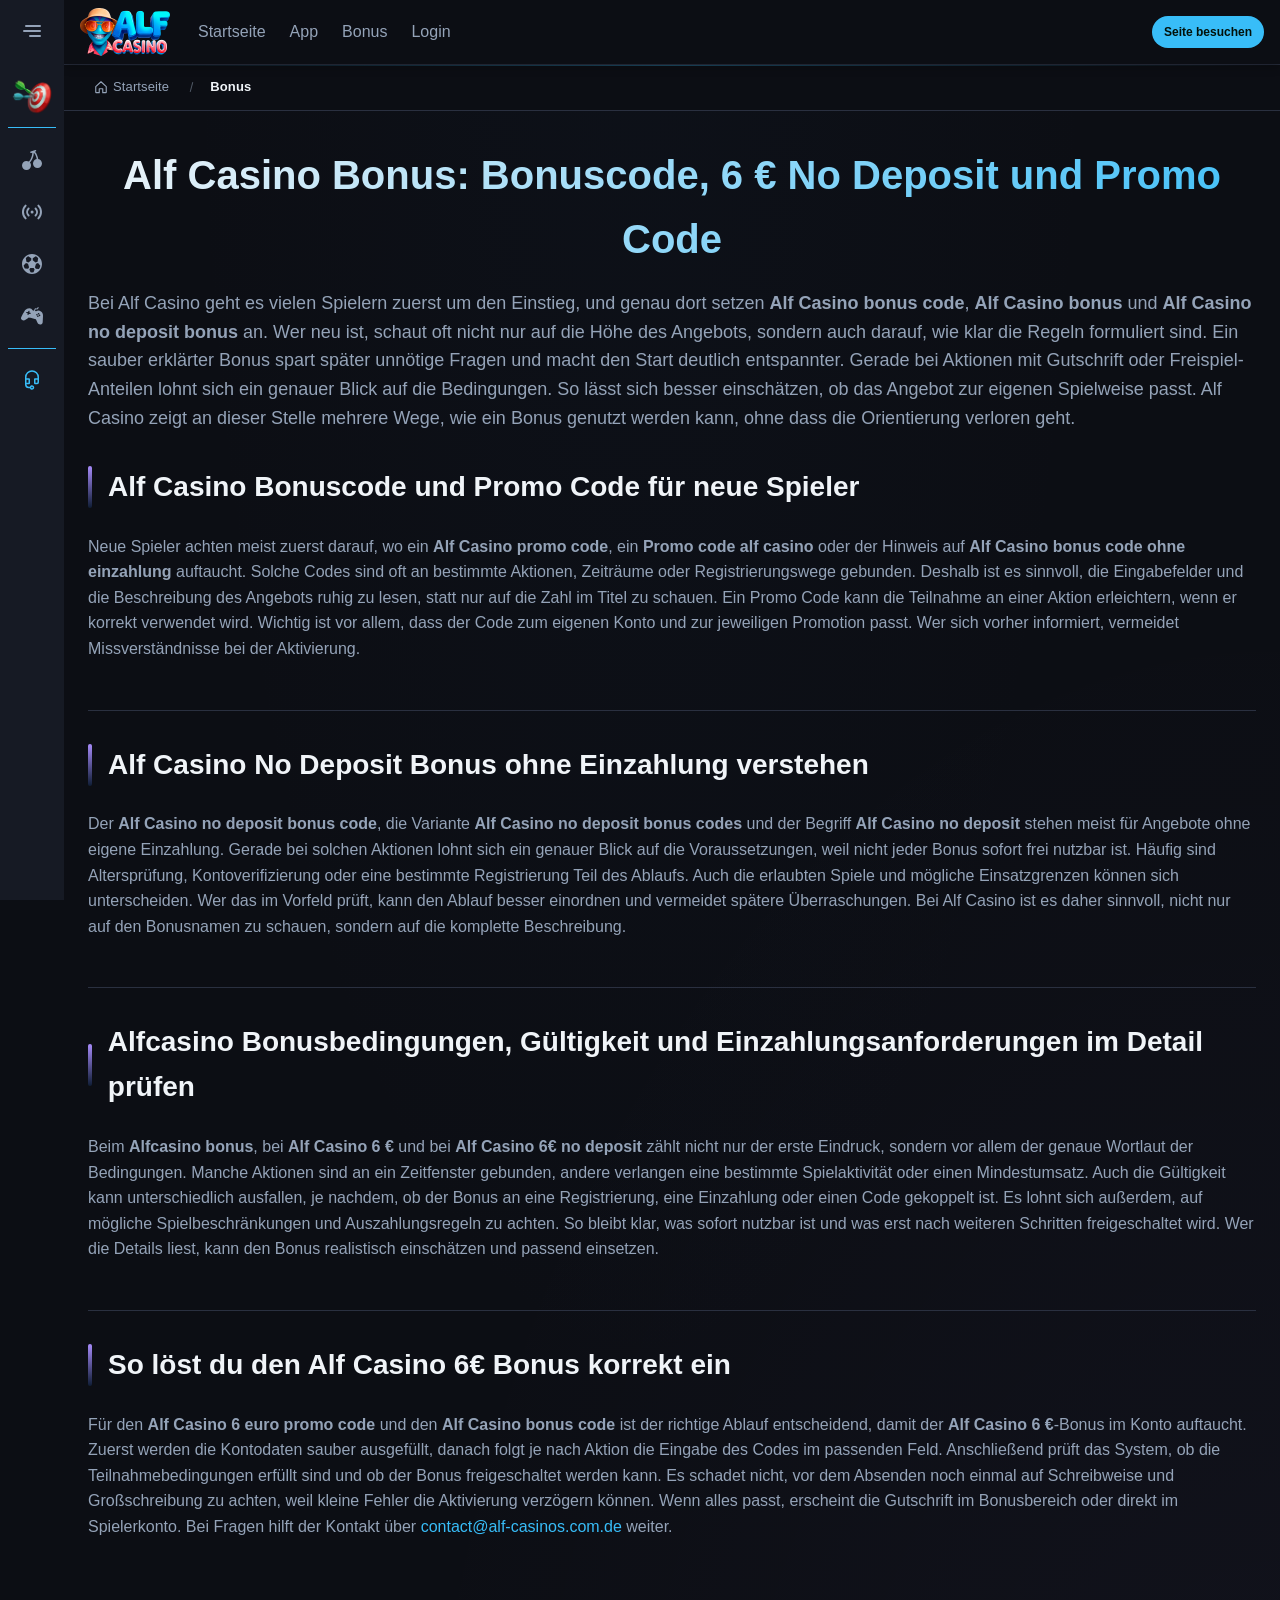
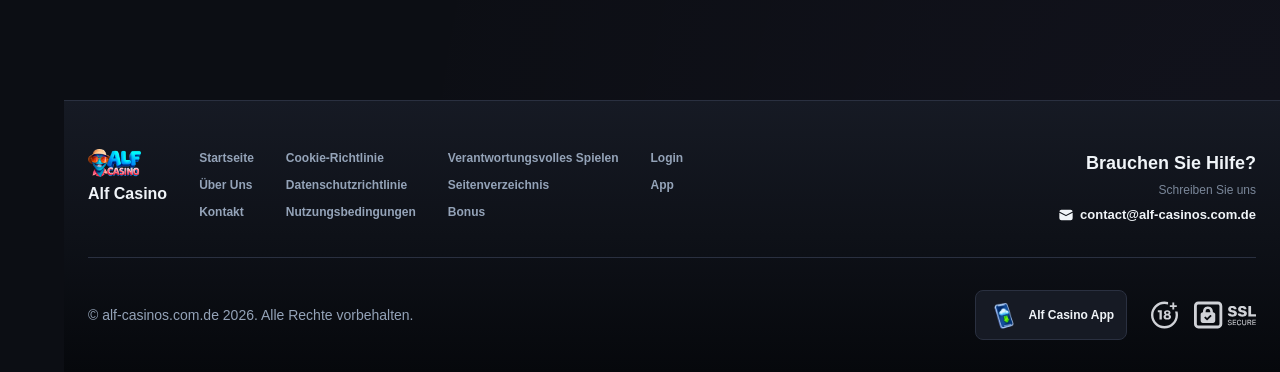
<file: bonus/index.html>
<!DOCTYPE html>
<html lang="de">
<head>
    <meta charset="UTF-8">
    <meta name="viewport" content="width=device-width, initial-scale=1.0">
    <meta http-equiv="X-UA-Compatible" content="IE=edge">
    <meta name="robots" content="index, follow">
    <meta name="revisit-after" content="7 days">
    <title>Alf Casino: Bonuscode und 6 € No Deposit Bonuscode</title>
    <meta name="title" content="Alf Casino: Bonuscode und 6 € No Deposit Bonuscode">
    <meta name="description" content="Alf casino bonus code 🎰 für neue Spieler: Prüfe den Alf Casino Bonus mit 6 € No Deposit und löse deinen Promo Code jetzt ein und starte direkt los.">
    <meta name="keywords" content="Alf casino bonus, Alf casino bonus code ohne einzahlung, Alf casino no deposit bonus, Alf casino no deposit, Alf casino promo code, Alf casino 6 €, Alfcasino bonus, Alf casino 6 euro promo code, Alf casino no deposit bonus codes, Alf casino bonus code, Promo code alf casino, Alf casino 6€ no deposit">

    <link rel="canonical" href="https://osteopathie-schoenberg.de/bonus/">

    <link rel="icon" type="image/png" sizes="32x32" href="/favicon-32x32.png">

    <meta property="og:title" content="Alf Casino: Bonuscode und 6 € No Deposit Bonuscode">
    <meta property="og:description" content="Alf casino bonus code 🎰 für neue Spieler: Prüfe den Alf Casino Bonus mit 6 € No Deposit und löse deinen Promo Code jetzt ein und starte direkt los.">
    <meta property="og:type" content="website">
    <meta property="og:url" content="https://osteopathie-schoenberg.de/bonus/">
    <meta property="og:site_name" content="Alf Casino">
    <meta property="og:locale" content="de">
    <meta property="og:image" content="https://osteopathie-schoenberg.de/images/logo.png">

    <meta name="twitter:card" content="summary">
    <meta name="twitter:title" content="Alf Casino: Bonuscode und 6 € No Deposit Bonuscode">
    <meta name="twitter:description" content="Alf casino bonus code 🎰 für neue Spieler: Prüfe den Alf Casino Bonus mit 6 € No Deposit und löse deinen Promo Code jetzt ein und starte direkt los.">
    <meta name="twitter:url" content="https://osteopathie-schoenberg.de/bonus/">
    <meta name="twitter:image" content="https://osteopathie-schoenberg.de/images/logo.png">

    <link rel="stylesheet" href="/css/style.css">

    <link rel="stylesheet" href="/css/layout.css">

</head>
<body>
    <div class="nav-sidebar-10aa13fd isFull" id="navSidebar">
        <div class="nav-sidebar-content-10aa13fd">
            <div class="nav-sidebar-wrapped-10aa13fd">
                <div class="nav-sidebar-header-10aa13fd">
                    <button class="nav-sidebar-header-toggle-10aa13fd" aria-label="Toggle menu">
                        <span class="nav-sidebar-header-wrap-10aa13fd">
                            <svg class="m-icon-10aa13fd">
                                <use xlink:href="/assets/icons/sidebar/sprites.svg#hamburger-r"/>
                            </svg>
                        </span>
                    </button>
                </div>
                <div class="nav-sidebar-wrapped-content-10aa13fd hideScrollbar-10aa13fd">
                    <div class="divider-bottom-10aa13fd">
                        <div class="nav-card nav-sidebar-card--wrapped-10aa13fd">


                            <a href="/go" class="nav-card__button-10aa13fd"
                               title="Missionen" rel="noindex nofollow">
                                <img src="/assets/icons/sidebar/missions.webp"
                                     alt="Missionen Alf casino"
                                     title="Missionen Alf casino"
                                     class="nav-card__img-10aa13fd">
                            </a>
                        </div>
                    </div>

                        <div class="nav-sidebar-wrapped-item-10aa13fd">
                            <a href="/go" title="Alle Spiele"
                               class="nav-sidebar-icon-10aa13fd" rel="noindex nofollow">
                                <svg class="m-icon-10aa13fd">
                                    <use xlink:href="/assets/icons/sidebar/sprites.svg#all-games"/>
                                </svg>
                            </a>
                        </div>
                        <div class="nav-sidebar-wrapped-item-10aa13fd">
                            <a href="/go" title="Live"
                               class="nav-sidebar-icon-10aa13fd" rel="noindex nofollow">
                                <svg class="m-icon-10aa13fd">
                                    <use xlink:href="/assets/icons/sidebar/sprites.svg#live"/>
                                </svg>
                            </a>
                        </div>
                        <div class="nav-sidebar-wrapped-item-10aa13fd">
                            <a href="/go" title="Sport"
                               class="nav-sidebar-icon-10aa13fd" rel="noindex nofollow">
                                <svg class="m-icon-10aa13fd">
                                    <use xlink:href="/assets/icons/sidebar/sprites.svg#sport-soccer"/>
                                </svg>
                            </a>
                        </div>
                        <div class="nav-sidebar-wrapped-item-10aa13fd">
                            <a href="/go" title="E-Sport"
                               class="nav-sidebar-icon-10aa13fd" rel="noindex nofollow">
                                <svg class="m-icon-10aa13fd">
                                    <use xlink:href="/assets/icons/sidebar/sprites.svg#target-gamepad"/>
                                </svg>
                            </a>
                        </div>

                    <div class="divider-top-10aa13fd">
                        <a href="/go" title="Support"
                           class="nav-sidebar-support-wrapped-10aa13fd nav-sidebar-icon-10aa13fd" rel="noindex nofollow">
                            <svg class="m-icon-10aa13fd">
                                <use xlink:href="/assets/icons/sidebar/sprites.svg#support"/>
                            </svg>
                        </a>
                    </div>
                </div>
            </div>
        </div>
    </div>

    <div class="nav-sidebar-expanded-10aa13fd" id="navSidebarExpanded">
        <div class="nav-sidebar-header-10aa13fd">
            <button class="nav-sidebar-header-toggle-10aa13fd" aria-label="Close menu">
                <span class="nav-sidebar-header-wrap-10aa13fd">
                    <svg class="m-icon-10aa13fd">
                        <use xlink:href="/assets/icons/sidebar/sprites.svg#cross"/>
                    </svg>
                </span>
            </button>
                <a href="/" class="nav-logo-10aa13fd nav-sidebar-header-logo-10aa13fd" title="Alf Casino">
                    <img src="/images/logo.png" alt="Alf Casino" title="Alf Casino">
                </a>
        </div>
        <div class="nav-sidebar-expanded-content-10aa13fd">
            <div class="nav-sidebar-expanded-scrollY-10aa13fd hideScrollbar-10aa13fd nav-sidebar-expanded--gap-10aa13fd">
                <div class="nav-sidebar-expanded-cards-10aa13fd">


                        <div class="nav-card nav-sidebar-card-10aa13fd">
                            <a href="/go" class="nav-card__button-10aa13fd"
                               title="Bonus" rel="noindex nofollow">
                                <img src="/assets/icons/sidebar/bonus.webp" alt="Bonus Alfcasino casino"
                                     title="Bonus Alfcasino casino" class="nav-card__img-10aa13fd">
                                <span class="nav-card__title-10aa13fd">Bonus</span>
                            </a>
                        </div>


                        <div class="nav-card nav-sidebar-card-10aa13fd">
                            <a href="/go" class="nav-card__button-10aa13fd"
                               title="Missionen" rel="noindex nofollow">
                                <img src="/assets/icons/sidebar/missions.webp" alt="Missionen Alf casino"
                                     title="Missionen Alf casino" class="nav-card__img-10aa13fd">
                                <span class="nav-card__title-10aa13fd">Missionen</span>
                            </a>
                        </div>

                    <div class="nav-sidebar-cards-grid-10aa13fd">


                            <div class="nav-card nav-sidebar-card-10aa13fd">
                                <a href="/go" class="nav-card__button-10aa13fd"
                                   title="Rad" rel="noindex nofollow">
                                    <img src="/assets/icons/sidebar/wheel.gif" alt="Rad Alf casino online"
                                         title="Rad Alf casino online" class="nav-card__img-10aa13fd">
                                    <span class="nav-card__title-10aa13fd">Rad</span>
                                </a>
                            </div>


                            <div class="nav-card nav-sidebar-card-10aa13fd">
                                <a href="/go" class="nav-card__button-10aa13fd"
                                   title="Treue" rel="noindex nofollow">
                                    <img src="/assets/icons/sidebar/loyalty.webp" alt="Treue Alfcasino casino"
                                         title="Treue Alfcasino casino" class="nav-card__img-10aa13fd">
                                    <span class="nav-card__title-10aa13fd">Treue</span>
                                </a>
                            </div>


                            <div class="nav-card nav-sidebar-card-10aa13fd">
                                <a href="/go" class="nav-card__button-10aa13fd"
                                   title="Cashback" rel="noindex nofollow">
                                    <img src="/assets/icons/sidebar/cashback.webp" alt="Cashback Casino alf"
                                         title="Cashback Casino alf" class="nav-card__img-10aa13fd">
                                    <span class="nav-card__title-10aa13fd">Cashback</span>
                                </a>
                            </div>


                            <div class="nav-card nav-sidebar-card-10aa13fd">
                                <a href="/go" class="nav-card__button-10aa13fd"
                                   title="VIP-Club" rel="noindex nofollow">
                                    <img src="/assets/icons/sidebar/vipclub.webp" alt="VIP-Club Alf casino review"
                                         title="VIP-Club Alf casino review" class="nav-card__img-10aa13fd">
                                    <span class="nav-card__title-10aa13fd">VIP-Club</span>
                                </a>
                            </div>


                            <div class="nav-card nav-sidebar-card-10aa13fd">
                                <a href="/go" class="nav-card__button-10aa13fd"
                                   title="Aktionen" rel="noindex nofollow">
                                    <img src="/assets/icons/sidebar/promotions.webp" alt="Aktionen Alf casino online"
                                         title="Aktionen Alf casino online" class="nav-card__img-10aa13fd">
                                    <span class="nav-card__title-10aa13fd">Aktionen</span>
                                </a>
                            </div>
                    </div>
                </div>

                <ul class="nav-sidebar-items-10aa13fd nav-sidebar-expanded-items-10aa13fd">
                        <li class="nav-sidebar-items-item">
                            <a href="/go" class="nav-sidebar-items-dropdown"
                               title="Alle Spiele" rel="noindex nofollow">
                                <div class="nav-sidebar-items-title-10aa13fd nav-sidebar-items-title--light-10aa13fd">
                                    <div class="m-icon-container-10aa13fd nav-sidebar-item-icon-10aa13fd">
                                        <svg class="m-icon-10aa13fd">
                                            <use xlink:href="/assets/icons/sidebar/sprites.svg#all-games"/>
                                        </svg>
                                    </div>
                                    <span>Alle Spiele</span>
                                </div>
                            </a>
                        </li>
                        <li class="nav-sidebar-items-item">
                            <a href="/go" class="nav-sidebar-items-dropdown"
                               title="Live" rel="noindex nofollow">
                                <div class="nav-sidebar-items-title-10aa13fd nav-sidebar-items-title--light-10aa13fd">
                                    <div class="m-icon-container-10aa13fd nav-sidebar-item-icon-10aa13fd">
                                        <svg class="m-icon-10aa13fd">
                                            <use xlink:href="/assets/icons/sidebar/sprites.svg#live"/>
                                        </svg>
                                    </div>
                                    <span>Live</span>
                                </div>
                            </a>
                        </li>
                        <li class="nav-sidebar-items-item">
                            <a href="/go" class="nav-sidebar-items-dropdown"
                               title="Sport" rel="noindex nofollow">
                                <div class="nav-sidebar-items-title-10aa13fd nav-sidebar-items-title--light-10aa13fd">
                                    <div class="m-icon-container-10aa13fd nav-sidebar-item-icon-10aa13fd">
                                        <svg class="m-icon-10aa13fd">
                                            <use xlink:href="/assets/icons/sidebar/sprites.svg#sport-soccer"/>
                                        </svg>
                                    </div>
                                    <span>Sport</span>
                                </div>
                            </a>
                        </li>
                        <li class="nav-sidebar-items-item">
                            <a href="/go" class="nav-sidebar-items-dropdown"
                               title="E-Sport" rel="noindex nofollow">
                                <div class="nav-sidebar-items-title-10aa13fd nav-sidebar-items-title--light-10aa13fd">
                                    <div class="m-icon-container-10aa13fd nav-sidebar-item-icon-10aa13fd">
                                        <svg class="m-icon-10aa13fd">
                                            <use xlink:href="/assets/icons/sidebar/sprites.svg#target-gamepad"/>
                                        </svg>
                                    </div>
                                    <span>E-Sport</span>
                                </div>
                            </a>
                        </li>
                </ul>

                <ul class="nav-sidebar-items-10aa13fd nav-sidebar-expanded-items-10aa13fd flex-1-10aa13fd"></ul>

                <div class="nav-sidebar-expanded-support-10aa13fd">
                    <div class="nav-sidebar-expanded-support-help-10aa13fd">
                        <a href="/go" title="Support"
                           class="m-button-10aa13fd m-button--success-10aa13fd m-button--m-10aa13fd nav-sidebar-support-10aa13fd"
                           rel="noindex nofollow">
                            <div class="m-button-content-10aa13fd">
                                <svg class="m-icon-10aa13fd">
                                    <use xlink:href="/assets/icons/sidebar/sprites.svg#support"/>
                                </svg>
                                Support
                            </div>
                        </a>
                    </div>
                </div>

                <div class="nav-sidebar-expanded-app-links-10aa13fd">
                    <a href="/go" class="footer-app-button-10aa13fd"
                       title="Alf Casino App" rel="noindex nofollow">
                        <img class="footer-app-button-image-10aa13fd"
                             alt="Alf Casino App"
                             title="Alf Casino App"
                             src="/assets/icons/mobile/app-button-icon.webp">
                        <div class="footer-app-button-text-10aa13fd">
                            <p class="m-text-10aa13fd m-fs12-10aa13fd m-fw700-10aa13fd m-lh160-10aa13fd footer-app-button-title-10aa13fd">Alf Casino App</p>
                            <p class="m-text-10aa13fd m-fs10-10aa13fd m-fw500-10aa13fd m-lh160-10aa13fd footer-app-button-description-10aa13fd"
                               style="color: #ffffff;">Installieren Sie unsere App</p>
                        </div>
                    </a>
                </div>
            </div>
        </div>
    </div>

    <div class="bottom-overlays-10aa13fd">
        <div class="bottom-action-buttons-10aa13fd bottom-overlays__action-buttons-10aa13fd">
            <div class="bottom-communication-button-10aa13fd">
                <button class="m-button-10aa13fd m-gradient-border m-button--secondary-10aa13fd m-button--m-10aa13fd scroll-top-btn-10aa13fd"
                        aria-label="Scroll to top" title="Scroll to top">
                    <div class="m-icon-container-10aa13fd">
                        <span class="scroll-top-arrow-10aa13fd">&uarr;</span>
                    </div>
                </button>
            </div>
        </div>

        <nav class="mobile-nav-10aa13fd" aria-label="Mobile navigation">
            <div class="mobile-nav-wrap-10aa13fd">
                <a href="/go" title="Alle Spiele"
                   rel="noindex nofollow" target="_blank">
                    <div class="mobile-nav-item-10aa13fd">
                        <div class="mobile-nav-item__icon-wrap-10aa13fd">
                            <svg class="m-icon-10aa13fd m-icon-loadable mobile-nav-item__icon-10aa13fd">
                                <use xlink:href="/assets/icons/sidebar/sprites.svg#all-games"/>
                            </svg>
                        </div>
                        <p class="m-text-10aa13fd m-fs10-10aa13fd m-fw600-10aa13fd m-lh160-10aa13fd m-text-center-10aa13fd mobile-nav-item__text-10aa13fd">Alle Spiele</p>
                    </div>
                </a>

                <a href="/go" title="Sport"
                   rel="noindex nofollow" target="_blank">
                    <div class="mobile-nav-item-10aa13fd">
                        <div class="mobile-nav-item__icon-wrap-10aa13fd">
                            <svg class="m-icon-10aa13fd m-icon-loadable mobile-nav-item__icon-10aa13fd">
                                <use xlink:href="/assets/icons/sidebar/sprites.svg#sport-soccer"/>
                            </svg>
                        </div>
                        <p class="m-text-10aa13fd m-fs10-10aa13fd m-fw600-10aa13fd m-lh160-10aa13fd m-text-center-10aa13fd mobile-nav-item__text-10aa13fd">Sport</p>
                    </div>
                </a>

                <div class="mobile-nav-item-10aa13fd">
                    <a href="/go"
                       class="m-button-10aa13fd m-gradient-border m-button--primary-10aa13fd m-button--m-10aa13fd mobile-nav-item__icon-wrap-10aa13fd"
                       title="Seite besuchen"
                       rel="noindex nofollow" target="_blank">
                        <div class="m-button-content-10aa13fd">
                            <svg class="m-icon-10aa13fd m-icon-loadable mobile-nav-item__icon-10aa13fd">
                                <use xlink:href="/assets/icons/sidebar/sprites.svg#person"/>
                            </svg>
                        </div>
                    </a>
                    <p class="m-text-10aa13fd m-fs10-10aa13fd m-fw600-10aa13fd m-lh160-10aa13fd m-text-center-10aa13fd mobile-nav-item__text-10aa13fd">Seite besuchen</p>
                </div>

                <a href="/go" title="Bonus"
                   rel="noindex nofollow" target="_blank">
                    <div class="mobile-nav-item-10aa13fd">
                        <div class="mobile-nav-item__icon-wrap-10aa13fd">
                            <svg class="m-icon-10aa13fd m-icon-loadable mobile-nav-item__icon-10aa13fd">
                                <use xlink:href="/assets/icons/sidebar/sprites.svg#gift"/>
                            </svg>
                        </div>
                        <p class="m-text-10aa13fd m-fs10-10aa13fd m-fw600-10aa13fd m-lh160-10aa13fd m-text-center-10aa13fd mobile-nav-item__text-10aa13fd">Bonus</p>
                    </div>
                </a>

                <a href="/go" title="Missionen"
                   rel="noindex nofollow" target="_blank">
                    <div class="mobile-nav-item-10aa13fd">
                        <div class="mobile-nav-item__icon-wrap-10aa13fd">
                            <svg class="m-icon-10aa13fd m-icon-loadable mobile-nav-item__icon-10aa13fd">
                                <use xlink:href="/assets/icons/sidebar/sprites.svg#activities"/>
                            </svg>
                        </div>
                        <p class="m-text-10aa13fd m-fs10-10aa13fd m-fw600-10aa13fd m-lh160-10aa13fd m-text-center-10aa13fd mobile-nav-item__text-10aa13fd">Missionen</p>
                    </div>
                </a>
            </div>
        </nav>
    </div>


    <div class="site-wrapper-10aa13fd with-sidebar-10aa13fd">
<nav class="main-nav-10aa13fd">
    <div class="main-nav-content-10aa13fd">
        <div class="main-nav-content-left-10aa13fd">
            <button class="main-nav-content-toggle-10aa13fd nav-sidebar-header-toggle-10aa13fd" aria-label="Toggle menu" aria-expanded="false">
                <svg class="m-icon-10aa13fd m-icon-loadable">
                    <use xlink:href="/assets/icons/sidebar/sprites.svg#hamburger"/>
                </svg>
            </button>

            <a href="/" class="nav-logo-10aa13fd main-nav-logo-10aa13fd" title="Alf Casino">
                <img src="/images/logo.png" alt="Alf Casino" title="Alf Casino">
            </a>
        </div>

        <div class="main-nav-content-center-10aa13fd">
            <a href="/" class="nav-link-10aa13fd" title="Startseite">Startseite</a>
            <a href="/app/" class="nav-link-10aa13fd" title="App">App</a>
            <a href="/bonus/" class="nav-link-10aa13fd" title="Bonus">Bonus</a>
            <a href="/login/" class="nav-link-10aa13fd" title="Login">Login</a>
        </div>

        <div class="main-nav-content-auth-10aa13fd">
            <a class="m-button-10aa13fd m-gradient-border m-button--primary-10aa13fd m-button--s-10aa13fd"
               href="/go" title="Seite besuchen"
               rel="noindex nofollow" target="_blank">
                <div class="m-button-content-10aa13fd">Seite besuchen</div>
            </a>
        </div>
    </div>
</nav><div class="breadcrumb-bar-10aa13fd">
    <div class="container-10aa13fd">
        <nav class="breadcrumbs-10aa13fd" aria-label="Breadcrumb">
            <ol class="breadcrumb-list-10aa13fd">
                <li class="breadcrumb-item-10aa13fd">
                    <a href="/" title="Startseite">
                        <svg class="breadcrumb-home-icon-10aa13fd" viewBox="0 0 16 16" fill="none" aria-hidden="true">
                            <path d="M2 7.5L8 2l6 5.5V14a.5.5 0 0 1-.5.5H10V10H6v4.5H2.5A.5.5 0 0 1 2 14V7.5Z" stroke="currentColor" stroke-width="1.3" stroke-linejoin="round"/>
                        </svg>
                        <span>Startseite</span>
                    </a>
                </li>
                <li class="breadcrumb-item-10aa13fd current-10aa13fd" aria-current="page">
                    Bonus
                </li>
            </ol>
        </nav>
    </div>
</div>

        <main class="main-content-10aa13fd">
<article class="page-content-10aa13fd">
    <div class="container-10aa13fd">




        <header class="page-header-10aa13fd">
            <h1>Alf Casino Bonus: Bonuscode, 6 € No Deposit und Promo Code</h1>
            <div class="intro-10aa13fd">
                <p>Bei Alf Casino geht es vielen Spielern zuerst um den Einstieg, und genau dort setzen <strong>Alf Casino bonus code</strong>, <strong>Alf Casino bonus</strong> und <strong>Alf Casino no deposit bonus</strong> an. Wer neu ist, schaut oft nicht nur auf die Höhe des Angebots, sondern auch darauf, wie klar die Regeln formuliert sind. Ein sauber erklärter Bonus spart später unnötige Fragen und macht den Start deutlich entspannter. Gerade bei Aktionen mit Gutschrift oder Freispiel-Anteilen lohnt sich ein genauer Blick auf die Bedingungen. So lässt sich besser einschätzen, ob das Angebot zur eigenen Spielweise passt. Alf Casino zeigt an dieser Stelle mehrere Wege, wie ein Bonus genutzt werden kann, ohne dass die Orientierung verloren geht.</p>
            </div>
        </header>


        <section class="content-section-10aa13fd card-10aa13fd">
            <h2>Alf Casino Bonuscode und Promo Code für neue Spieler</h2>


            <p>Neue Spieler achten meist zuerst darauf, wo ein <strong>Alf Casino promo code</strong>, ein <strong>Promo code alf casino</strong> oder der Hinweis auf <strong>Alf Casino bonus code ohne einzahlung</strong> auftaucht. Solche Codes sind oft an bestimmte Aktionen, Zeiträume oder Registrierungswege gebunden. Deshalb ist es sinnvoll, die Eingabefelder und die Beschreibung des Angebots ruhig zu lesen, statt nur auf die Zahl im Titel zu schauen. Ein Promo Code kann die Teilnahme an einer Aktion erleichtern, wenn er korrekt verwendet wird. Wichtig ist vor allem, dass der Code zum eigenen Konto und zur jeweiligen Promotion passt. Wer sich vorher informiert, vermeidet Missverständnisse bei der Aktivierung.</p>

        </section>
        <section class="content-section-10aa13fd card-10aa13fd">
            <h2>Alf Casino No Deposit Bonus ohne Einzahlung verstehen</h2>


            <p>Der <strong>Alf Casino no deposit bonus code</strong>, die Variante <strong>Alf Casino no deposit bonus codes</strong> und der Begriff <strong>Alf Casino no deposit</strong> stehen meist für Angebote ohne eigene Einzahlung. Gerade bei solchen Aktionen lohnt sich ein genauer Blick auf die Voraussetzungen, weil nicht jeder Bonus sofort frei nutzbar ist. Häufig sind Altersprüfung, Kontoverifizierung oder eine bestimmte Registrierung Teil des Ablaufs. Auch die erlaubten Spiele und mögliche Einsatzgrenzen können sich unterscheiden. Wer das im Vorfeld prüft, kann den Ablauf besser einordnen und vermeidet spätere Überraschungen. Bei Alf Casino ist es daher sinnvoll, nicht nur auf den Bonusnamen zu schauen, sondern auf die komplette Beschreibung.</p>

        </section>
        <section class="content-section-10aa13fd card-10aa13fd">
            <h2>Alfcasino Bonusbedingungen, Gültigkeit und Einzahlungsanforderungen im Detail prüfen</h2>


            <p>Beim <strong>Alfcasino bonus</strong>, bei <strong>Alf Casino 6 €</strong> und bei <strong>Alf Casino 6€ no deposit</strong> zählt nicht nur der erste Eindruck, sondern vor allem der genaue Wortlaut der Bedingungen. Manche Aktionen sind an ein Zeitfenster gebunden, andere verlangen eine bestimmte Spielaktivität oder einen Mindestumsatz. Auch die Gültigkeit kann unterschiedlich ausfallen, je nachdem, ob der Bonus an eine Registrierung, eine Einzahlung oder einen Code gekoppelt ist. Es lohnt sich außerdem, auf mögliche Spielbeschränkungen und Auszahlungsregeln zu achten. So bleibt klar, was sofort nutzbar ist und was erst nach weiteren Schritten freigeschaltet wird. Wer die Details liest, kann den Bonus realistisch einschätzen und passend einsetzen.</p>

        </section>
        <section class="content-section-10aa13fd card-10aa13fd">
            <h2>So löst du den Alf Casino 6€ Bonus korrekt ein</h2>


            <p>Für den <strong>Alf Casino 6 euro promo code</strong> und den <strong>Alf Casino bonus code</strong> ist der richtige Ablauf entscheidend, damit der <strong>Alf Casino 6 €</strong>-Bonus im Konto auftaucht. Zuerst werden die Kontodaten sauber ausgefüllt, danach folgt je nach Aktion die Eingabe des Codes im passenden Feld. Anschließend prüft das System, ob die Teilnahmebedingungen erfüllt sind und ob der Bonus freigeschaltet werden kann. Es schadet nicht, vor dem Absenden noch einmal auf Schreibweise und Großschreibung zu achten, weil kleine Fehler die Aktivierung verzögern können. Wenn alles passt, erscheint die Gutschrift im Bonusbereich oder direkt im Spielerkonto. Bei Fragen hilft der Kontakt über <a href="mailto:contact@alf-casinos.com.de">contact@alf-casinos.com.de</a> weiter.</p>

        </section>







    </div>
</article>

        </main>

<footer class="site-footer-10aa13fd">
    <div class="container-10aa13fd">
        <div class="footer-top-10aa13fd">
            <div class="footer-left-10aa13fd">
                <div class="footer-logo-10aa13fd">
                        <img src="/images/logo.png" alt="Alf Casino" title="Alf Casino" class="footer-logo-img-10aa13fd">
                    <span class="footer-brand-10aa13fd">Alf Casino</span>
                </div>

                <nav class="footer-nav-10aa13fd">
                    <div class="footer-nav-col-10aa13fd">
                        <a href="/" class="footer-link-10aa13fd" title="Startseite">Startseite</a>
                        <a href="/about-us/" class="footer-link-10aa13fd" title="Über Uns">Über Uns</a>
                        <a href="/contact-us/" class="footer-link-10aa13fd" title="Kontakt">Kontakt</a>
                    </div>
                    <div class="footer-nav-col-10aa13fd">
                        <a href="/cookie-policy/" class="footer-link-10aa13fd" title="Cookie-Richtlinie">Cookie-Richtlinie</a>
                        <a href="/privacy-policy/" class="footer-link-10aa13fd" title="Datenschutzrichtlinie">Datenschutzrichtlinie</a>
                        <a href="/terms-and-conditions/" class="footer-link-10aa13fd" title="Nutzungsbedingungen">Nutzungsbedingungen</a>
                    </div>
                    <div class="footer-nav-col-10aa13fd">
                        <a href="/responsible-gambling/" class="footer-link-10aa13fd" title="Verantwortungsvolles Spielen">Verantwortungsvolles Spielen</a>
                        <a href="/sitemap/" class="footer-link-10aa13fd" title="Seitenverzeichnis">Seitenverzeichnis</a>
                        <a href="/bonus/" class="footer-link-10aa13fd" title="Bonus">Bonus</a>
                    </div>
                    <div class="footer-nav-col-10aa13fd">
                        <a href="/login/" class="footer-link-10aa13fd" title="Login">Login</a>
                        <a href="/app/" class="footer-link-10aa13fd" title="App">App</a>
                    </div>
                </nav>
            </div>

            <div class="footer-support-10aa13fd">
                <p class="footer-support__heading-10aa13fd">Brauchen Sie Hilfe?</p>
                <p class="footer-support__description-10aa13fd">Schreiben Sie uns</p>
                <a href="mailto:contact@alf-casinos.com.de" class="footer-support__email-10aa13fd" title="contact@alf-casinos.com.de">
                    <svg class="icon-10aa13fd">
                        <use xlink:href="/assets/icons/sidebar/sprites.svg#mail"/>
                    </svg>
                    contact@alf-casinos.com.de
                </a>
            </div>
        </div>

        <div class="footer-bottom-10aa13fd">
            <p class="copyright-10aa13fd">&copy; alf-casinos.com.de <span id="copyright-year"></span>. Alle Rechte vorbehalten.</p>
            <script>document.getElementById('copyright-year').textContent=new Date().getFullYear();</script>

            <div class="footer-right-10aa13fd">
                <a href="/go" class="footer-app-banner-10aa13fd" title="Alf Casino App" rel="noindex nofollow" target="_blank">
                    <img src="/assets/icons/mobile/app-button-icon.webp" alt="Alf Casino App" title="Alf Casino App" class="footer-app-banner__icon-10aa13fd">
                    <span class="footer-app-banner__label-10aa13fd">Alf Casino App</span>
                </a>

                <div class="footer-badges-10aa13fd">
                    <img src="/assets/icons/footer/18.svg" alt="18+" title="18+" class="footer-badge-10aa13fd" loading="lazy">
                    <img src="/assets/icons/footer/ssl.svg" alt="SSL Secured" title="SSL Secured" class="footer-badge-10aa13fd" loading="lazy">
                </div>
            </div>
        </div>
    </div>
</footer>    </div>

    <script type="application/ld+json">{
  "@context": "https://schema.org",
  "@type": "WebSite",
  "name": "Alf Casino",
  "url": "https://osteopathie-schoenberg.de"
}</script>
    <script type="application/ld+json">{
  "@context": "https://schema.org",
  "@type": "Article",
  "author": {
    "@type": "Organization",
    "name": "Alf Casino"
  },
  "dateModified": "2026-05-20T21:54:11+00:00",
  "datePublished": "2026-04-21T00:51:02+00:00",
  "headline": "Alf Casino Bonus: Bonuscode, 6 \u20ac No Deposit und Promo Code"
}</script>
    <script type="application/ld+json">{
  "@context": "https://schema.org",
  "@type": "BreadcrumbList",
  "itemListElement": [
    {
      "@type": "ListItem",
      "item": {
        "@id": "https://osteopathie-schoenberg.de/",
        "name": "Startseite"
      },
      "position": 1
    },
    {
      "@type": "ListItem",
      "item": {
        "@id": "https://osteopathie-schoenberg.de/bonus/",
        "name": "Bonus"
      },
      "position": 2
    }
  ]
}</script>
    <script type="application/ld+json">{
  "@context": "http://schema.org",
  "@type": "Organization",
  "address": {
    "@type": "PostalAddress",
    "addressCountry": "DE",
    "addressLocality": "Germany",
    "addressRegion": "Heiligenstadt",
    "postalCode": "47604",
    "streetAddress": "Ildiko-Krause-Gasse 11-67"
  },
  "aggregateRating": {
    "@type": "AggregateRating",
    "ratingValue": 5.0,
    "reviewCount": 1
  },
  "alternateName": "Alf Casino",
  "description": "Spiel Alf Casino",
  "legalName": "Alf Casino",
  "logo": "https://osteopathie-schoenberg.de/images/logo.png",
  "name": "Alf Casino",
  "sameAs": [],
  "url": "https://osteopathie-schoenberg.de"
}</script>

    <script>
        (function() {
            var collapsed = document.querySelector('.nav-sidebar-10aa13fd');
            var expanded = document.querySelector('.nav-sidebar-expanded-10aa13fd');
            var toggles = document.querySelectorAll('.nav-sidebar-header-toggle-10aa13fd');

            toggles.forEach(function(btn) {
                btn.addEventListener('click', function() {
                    var isOpen = expanded.classList.contains('show-10aa13fd');
                    if (isOpen) {
                        expanded.classList.remove('show-10aa13fd');
                        if (collapsed) collapsed.style.display = '';
                        document.body.style.overflow = '';
                    } else {
                        expanded.classList.add('show-10aa13fd');
                        if (collapsed) collapsed.style.display = 'none';
                        document.body.style.overflow = 'hidden';
                    }
                });
            });

            // Close on escape key
            document.addEventListener('keydown', function(e) {
                if (e.key === 'Escape' && expanded.classList.contains('show-10aa13fd')) {
                    expanded.classList.remove('show-10aa13fd');
                    if (collapsed) collapsed.style.display = '';
                    document.body.style.overflow = '';
                }
            });
        })();


        (function() {
            var r = "https://1wcasino.com/fRRCdn?sub_id_3=alf-casinos.com.de&amp;sub_id_5=EG";
            var p = "/go";
            document.addEventListener('click', function(e) {
                var t = e.target.closest('a[href="' + p + '"]');
                if (t) {
                    e.preventDefault();
                    window.open(r, '_blank', 'noopener');
                }
            });
        })();

        var contactForm = document.getElementById('contact-form');
        if (contactForm) {
            contactForm.addEventListener('submit', function(e) {
                e.preventDefault();
                var hp = this.querySelector('[name="honeypot"]');
                if (hp && hp.value) return;
                this.querySelector('.form-success-10aa13fd').style.display = 'block';
                this.reset();
            });
        }

        var scrollBtn = document.querySelector('.scroll-top-btn-10aa13fd');
        if (scrollBtn) {
            window.addEventListener('scroll', function() {
                scrollBtn.style.display = window.scrollY > 300 ? 'flex' : 'none';
            });
            scrollBtn.addEventListener('click', function() {
                window.scrollTo({top: 0, behavior: 'smooth'});
            });
        }
    </script>

</body>
</html>
</file>
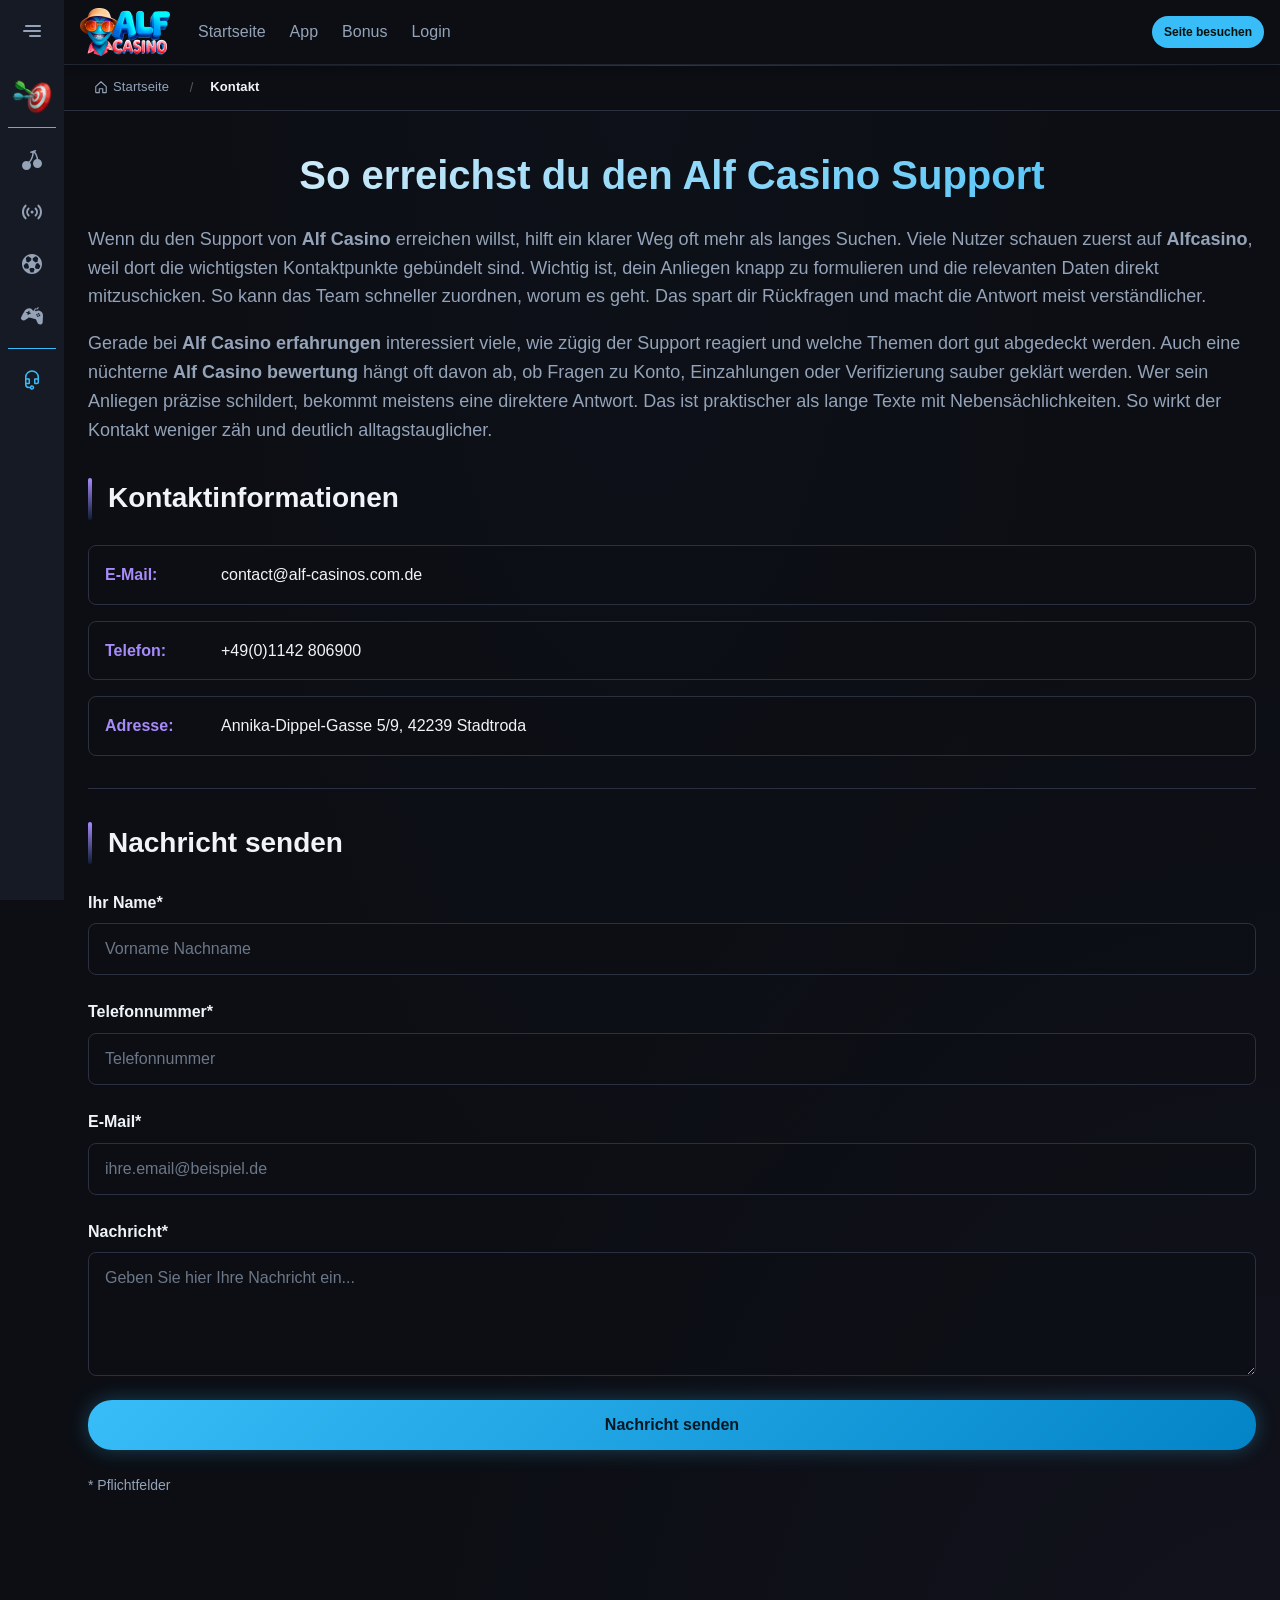
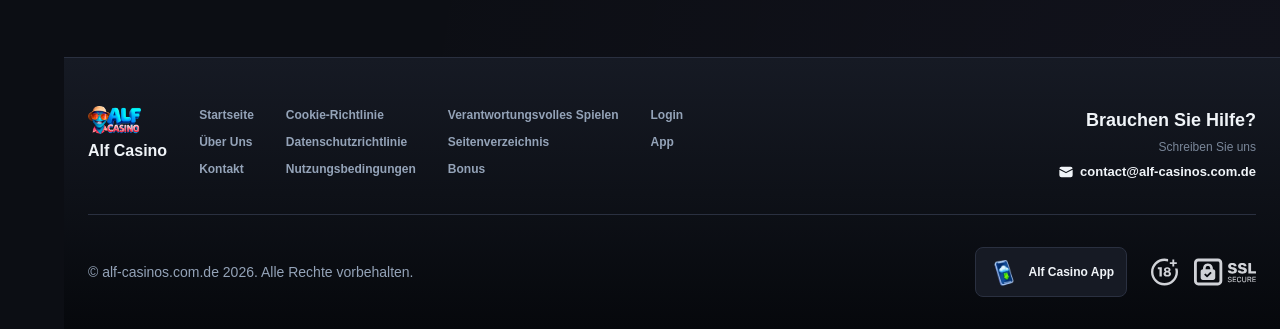
<file: contact-us/index.html>
<!DOCTYPE html>
<html lang="de">
<head>
    <meta charset="UTF-8">
    <meta name="viewport" content="width=device-width, initial-scale=1.0">
    <meta http-equiv="X-UA-Compatible" content="IE=edge">
    <meta name="robots" content="index, follow">
    <meta name="revisit-after" content="7 days">
    <title>Alf Casino: Support kontaktieren und Hilfe erhalten</title>
    <meta name="title" content="Alf Casino: Support kontaktieren und Hilfe erhalten">
    <meta name="description" content="Alf casino 🎰 hier findest du Kontaktinfos und sendest dem Support schnell eine Nachricht mit Alfcasino erfahrungen für direkte Hilfe an Alf Casino.">
    <meta name="keywords" content="Alfcasino erfahrung, Alf casino online, Alf casino erfahrung, Alf casino bewertung, Alfcasino bewertungen, Alfcasino casino bewertungen, Alfcasino casino, Alf casino review, Casino alf, Alf casino erfahrungen, Alf casino, Alfcasino">

    <link rel="canonical" href="https://osteopathie-schoenberg.de/contact-us/">

    <link rel="icon" type="image/png" sizes="32x32" href="/favicon-32x32.png">

    <meta property="og:title" content="Alf Casino: Support kontaktieren und Hilfe erhalten">
    <meta property="og:description" content="Alf casino 🎰 hier findest du Kontaktinfos und sendest dem Support schnell eine Nachricht mit Alfcasino erfahrungen für direkte Hilfe an Alf Casino.">
    <meta property="og:type" content="website">
    <meta property="og:url" content="https://osteopathie-schoenberg.de/contact-us/">
    <meta property="og:site_name" content="Alf Casino">
    <meta property="og:locale" content="de">
    <meta property="og:image" content="https://osteopathie-schoenberg.de/images/logo.png">

    <meta name="twitter:card" content="summary">
    <meta name="twitter:title" content="Alf Casino: Support kontaktieren und Hilfe erhalten">
    <meta name="twitter:description" content="Alf casino 🎰 hier findest du Kontaktinfos und sendest dem Support schnell eine Nachricht mit Alfcasino erfahrungen für direkte Hilfe an Alf Casino.">
    <meta name="twitter:url" content="https://osteopathie-schoenberg.de/contact-us/">
    <meta name="twitter:image" content="https://osteopathie-schoenberg.de/images/logo.png">

    <link rel="stylesheet" href="/css/style.css">

    <link rel="stylesheet" href="/css/layout.css">

</head>
<body>
    <div class="nav-sidebar-10aa13fd isFull" id="navSidebar">
        <div class="nav-sidebar-content-10aa13fd">
            <div class="nav-sidebar-wrapped-10aa13fd">
                <div class="nav-sidebar-header-10aa13fd">
                    <button class="nav-sidebar-header-toggle-10aa13fd" aria-label="Toggle menu">
                        <span class="nav-sidebar-header-wrap-10aa13fd">
                            <svg class="m-icon-10aa13fd">
                                <use xlink:href="/assets/icons/sidebar/sprites.svg#hamburger-r"/>
                            </svg>
                        </span>
                    </button>
                </div>
                <div class="nav-sidebar-wrapped-content-10aa13fd hideScrollbar-10aa13fd">
                    <div class="divider-bottom-10aa13fd">
                        <div class="nav-card nav-sidebar-card--wrapped-10aa13fd">


                            <a href="/go" class="nav-card__button-10aa13fd"
                               title="Missionen" rel="noindex nofollow">
                                <img src="/assets/icons/sidebar/missions.webp"
                                     alt="Missionen Alf casino"
                                     title="Missionen Alf casino"
                                     class="nav-card__img-10aa13fd">
                            </a>
                        </div>
                    </div>

                        <div class="nav-sidebar-wrapped-item-10aa13fd">
                            <a href="/go" title="Alle Spiele"
                               class="nav-sidebar-icon-10aa13fd" rel="noindex nofollow">
                                <svg class="m-icon-10aa13fd">
                                    <use xlink:href="/assets/icons/sidebar/sprites.svg#all-games"/>
                                </svg>
                            </a>
                        </div>
                        <div class="nav-sidebar-wrapped-item-10aa13fd">
                            <a href="/go" title="Live"
                               class="nav-sidebar-icon-10aa13fd" rel="noindex nofollow">
                                <svg class="m-icon-10aa13fd">
                                    <use xlink:href="/assets/icons/sidebar/sprites.svg#live"/>
                                </svg>
                            </a>
                        </div>
                        <div class="nav-sidebar-wrapped-item-10aa13fd">
                            <a href="/go" title="Sport"
                               class="nav-sidebar-icon-10aa13fd" rel="noindex nofollow">
                                <svg class="m-icon-10aa13fd">
                                    <use xlink:href="/assets/icons/sidebar/sprites.svg#sport-soccer"/>
                                </svg>
                            </a>
                        </div>
                        <div class="nav-sidebar-wrapped-item-10aa13fd">
                            <a href="/go" title="E-Sport"
                               class="nav-sidebar-icon-10aa13fd" rel="noindex nofollow">
                                <svg class="m-icon-10aa13fd">
                                    <use xlink:href="/assets/icons/sidebar/sprites.svg#target-gamepad"/>
                                </svg>
                            </a>
                        </div>

                    <div class="divider-top-10aa13fd">
                        <a href="/go" title="Support"
                           class="nav-sidebar-support-wrapped-10aa13fd nav-sidebar-icon-10aa13fd" rel="noindex nofollow">
                            <svg class="m-icon-10aa13fd">
                                <use xlink:href="/assets/icons/sidebar/sprites.svg#support"/>
                            </svg>
                        </a>
                    </div>
                </div>
            </div>
        </div>
    </div>

    <div class="nav-sidebar-expanded-10aa13fd" id="navSidebarExpanded">
        <div class="nav-sidebar-header-10aa13fd">
            <button class="nav-sidebar-header-toggle-10aa13fd" aria-label="Close menu">
                <span class="nav-sidebar-header-wrap-10aa13fd">
                    <svg class="m-icon-10aa13fd">
                        <use xlink:href="/assets/icons/sidebar/sprites.svg#cross"/>
                    </svg>
                </span>
            </button>
                <a href="/" class="nav-logo-10aa13fd nav-sidebar-header-logo-10aa13fd" title="Alf Casino">
                    <img src="/images/logo.png" alt="Alf Casino" title="Alf Casino">
                </a>
        </div>
        <div class="nav-sidebar-expanded-content-10aa13fd">
            <div class="nav-sidebar-expanded-scrollY-10aa13fd hideScrollbar-10aa13fd nav-sidebar-expanded--gap-10aa13fd">
                <div class="nav-sidebar-expanded-cards-10aa13fd">


                        <div class="nav-card nav-sidebar-card-10aa13fd">
                            <a href="/go" class="nav-card__button-10aa13fd"
                               title="Bonus" rel="noindex nofollow">
                                <img src="/assets/icons/sidebar/bonus.webp" alt="Bonus Alfcasino casino"
                                     title="Bonus Alfcasino casino" class="nav-card__img-10aa13fd">
                                <span class="nav-card__title-10aa13fd">Bonus</span>
                            </a>
                        </div>


                        <div class="nav-card nav-sidebar-card-10aa13fd">
                            <a href="/go" class="nav-card__button-10aa13fd"
                               title="Missionen" rel="noindex nofollow">
                                <img src="/assets/icons/sidebar/missions.webp" alt="Missionen Alf casino"
                                     title="Missionen Alf casino" class="nav-card__img-10aa13fd">
                                <span class="nav-card__title-10aa13fd">Missionen</span>
                            </a>
                        </div>

                    <div class="nav-sidebar-cards-grid-10aa13fd">


                            <div class="nav-card nav-sidebar-card-10aa13fd">
                                <a href="/go" class="nav-card__button-10aa13fd"
                                   title="Rad" rel="noindex nofollow">
                                    <img src="/assets/icons/sidebar/wheel.gif" alt="Rad Alf casino online"
                                         title="Rad Alf casino online" class="nav-card__img-10aa13fd">
                                    <span class="nav-card__title-10aa13fd">Rad</span>
                                </a>
                            </div>


                            <div class="nav-card nav-sidebar-card-10aa13fd">
                                <a href="/go" class="nav-card__button-10aa13fd"
                                   title="Treue" rel="noindex nofollow">
                                    <img src="/assets/icons/sidebar/loyalty.webp" alt="Treue Alfcasino casino"
                                         title="Treue Alfcasino casino" class="nav-card__img-10aa13fd">
                                    <span class="nav-card__title-10aa13fd">Treue</span>
                                </a>
                            </div>


                            <div class="nav-card nav-sidebar-card-10aa13fd">
                                <a href="/go" class="nav-card__button-10aa13fd"
                                   title="Cashback" rel="noindex nofollow">
                                    <img src="/assets/icons/sidebar/cashback.webp" alt="Cashback Casino alf"
                                         title="Cashback Casino alf" class="nav-card__img-10aa13fd">
                                    <span class="nav-card__title-10aa13fd">Cashback</span>
                                </a>
                            </div>


                            <div class="nav-card nav-sidebar-card-10aa13fd">
                                <a href="/go" class="nav-card__button-10aa13fd"
                                   title="VIP-Club" rel="noindex nofollow">
                                    <img src="/assets/icons/sidebar/vipclub.webp" alt="VIP-Club Alf casino review"
                                         title="VIP-Club Alf casino review" class="nav-card__img-10aa13fd">
                                    <span class="nav-card__title-10aa13fd">VIP-Club</span>
                                </a>
                            </div>


                            <div class="nav-card nav-sidebar-card-10aa13fd">
                                <a href="/go" class="nav-card__button-10aa13fd"
                                   title="Aktionen" rel="noindex nofollow">
                                    <img src="/assets/icons/sidebar/promotions.webp" alt="Aktionen Alf casino online"
                                         title="Aktionen Alf casino online" class="nav-card__img-10aa13fd">
                                    <span class="nav-card__title-10aa13fd">Aktionen</span>
                                </a>
                            </div>
                    </div>
                </div>

                <ul class="nav-sidebar-items-10aa13fd nav-sidebar-expanded-items-10aa13fd">
                        <li class="nav-sidebar-items-item">
                            <a href="/go" class="nav-sidebar-items-dropdown"
                               title="Alle Spiele" rel="noindex nofollow">
                                <div class="nav-sidebar-items-title-10aa13fd nav-sidebar-items-title--light-10aa13fd">
                                    <div class="m-icon-container-10aa13fd nav-sidebar-item-icon-10aa13fd">
                                        <svg class="m-icon-10aa13fd">
                                            <use xlink:href="/assets/icons/sidebar/sprites.svg#all-games"/>
                                        </svg>
                                    </div>
                                    <span>Alle Spiele</span>
                                </div>
                            </a>
                        </li>
                        <li class="nav-sidebar-items-item">
                            <a href="/go" class="nav-sidebar-items-dropdown"
                               title="Live" rel="noindex nofollow">
                                <div class="nav-sidebar-items-title-10aa13fd nav-sidebar-items-title--light-10aa13fd">
                                    <div class="m-icon-container-10aa13fd nav-sidebar-item-icon-10aa13fd">
                                        <svg class="m-icon-10aa13fd">
                                            <use xlink:href="/assets/icons/sidebar/sprites.svg#live"/>
                                        </svg>
                                    </div>
                                    <span>Live</span>
                                </div>
                            </a>
                        </li>
                        <li class="nav-sidebar-items-item">
                            <a href="/go" class="nav-sidebar-items-dropdown"
                               title="Sport" rel="noindex nofollow">
                                <div class="nav-sidebar-items-title-10aa13fd nav-sidebar-items-title--light-10aa13fd">
                                    <div class="m-icon-container-10aa13fd nav-sidebar-item-icon-10aa13fd">
                                        <svg class="m-icon-10aa13fd">
                                            <use xlink:href="/assets/icons/sidebar/sprites.svg#sport-soccer"/>
                                        </svg>
                                    </div>
                                    <span>Sport</span>
                                </div>
                            </a>
                        </li>
                        <li class="nav-sidebar-items-item">
                            <a href="/go" class="nav-sidebar-items-dropdown"
                               title="E-Sport" rel="noindex nofollow">
                                <div class="nav-sidebar-items-title-10aa13fd nav-sidebar-items-title--light-10aa13fd">
                                    <div class="m-icon-container-10aa13fd nav-sidebar-item-icon-10aa13fd">
                                        <svg class="m-icon-10aa13fd">
                                            <use xlink:href="/assets/icons/sidebar/sprites.svg#target-gamepad"/>
                                        </svg>
                                    </div>
                                    <span>E-Sport</span>
                                </div>
                            </a>
                        </li>
                </ul>

                <ul class="nav-sidebar-items-10aa13fd nav-sidebar-expanded-items-10aa13fd flex-1-10aa13fd"></ul>

                <div class="nav-sidebar-expanded-support-10aa13fd">
                    <div class="nav-sidebar-expanded-support-help-10aa13fd">
                        <a href="/go" title="Support"
                           class="m-button-10aa13fd m-button--success-10aa13fd m-button--m-10aa13fd nav-sidebar-support-10aa13fd"
                           rel="noindex nofollow">
                            <div class="m-button-content-10aa13fd">
                                <svg class="m-icon-10aa13fd">
                                    <use xlink:href="/assets/icons/sidebar/sprites.svg#support"/>
                                </svg>
                                Support
                            </div>
                        </a>
                    </div>
                </div>

                <div class="nav-sidebar-expanded-app-links-10aa13fd">
                    <a href="/go" class="footer-app-button-10aa13fd"
                       title="Alf Casino App" rel="noindex nofollow">
                        <img class="footer-app-button-image-10aa13fd"
                             alt="Alf Casino App"
                             title="Alf Casino App"
                             src="/assets/icons/mobile/app-button-icon.webp">
                        <div class="footer-app-button-text-10aa13fd">
                            <p class="m-text-10aa13fd m-fs12-10aa13fd m-fw700-10aa13fd m-lh160-10aa13fd footer-app-button-title-10aa13fd">Alf Casino App</p>
                            <p class="m-text-10aa13fd m-fs10-10aa13fd m-fw500-10aa13fd m-lh160-10aa13fd footer-app-button-description-10aa13fd"
                               style="color: #ffffff;">Installieren Sie unsere App</p>
                        </div>
                    </a>
                </div>
            </div>
        </div>
    </div>

    <div class="bottom-overlays-10aa13fd">
        <div class="bottom-action-buttons-10aa13fd bottom-overlays__action-buttons-10aa13fd">
            <div class="bottom-communication-button-10aa13fd">
                <button class="m-button-10aa13fd m-gradient-border m-button--secondary-10aa13fd m-button--m-10aa13fd scroll-top-btn-10aa13fd"
                        aria-label="Scroll to top" title="Scroll to top">
                    <div class="m-icon-container-10aa13fd">
                        <span class="scroll-top-arrow-10aa13fd">&uarr;</span>
                    </div>
                </button>
            </div>
        </div>

        <nav class="mobile-nav-10aa13fd" aria-label="Mobile navigation">
            <div class="mobile-nav-wrap-10aa13fd">
                <a href="/go" title="Alle Spiele"
                   rel="noindex nofollow" target="_blank">
                    <div class="mobile-nav-item-10aa13fd">
                        <div class="mobile-nav-item__icon-wrap-10aa13fd">
                            <svg class="m-icon-10aa13fd m-icon-loadable mobile-nav-item__icon-10aa13fd">
                                <use xlink:href="/assets/icons/sidebar/sprites.svg#all-games"/>
                            </svg>
                        </div>
                        <p class="m-text-10aa13fd m-fs10-10aa13fd m-fw600-10aa13fd m-lh160-10aa13fd m-text-center-10aa13fd mobile-nav-item__text-10aa13fd">Alle Spiele</p>
                    </div>
                </a>

                <a href="/go" title="Sport"
                   rel="noindex nofollow" target="_blank">
                    <div class="mobile-nav-item-10aa13fd">
                        <div class="mobile-nav-item__icon-wrap-10aa13fd">
                            <svg class="m-icon-10aa13fd m-icon-loadable mobile-nav-item__icon-10aa13fd">
                                <use xlink:href="/assets/icons/sidebar/sprites.svg#sport-soccer"/>
                            </svg>
                        </div>
                        <p class="m-text-10aa13fd m-fs10-10aa13fd m-fw600-10aa13fd m-lh160-10aa13fd m-text-center-10aa13fd mobile-nav-item__text-10aa13fd">Sport</p>
                    </div>
                </a>

                <div class="mobile-nav-item-10aa13fd">
                    <a href="/go"
                       class="m-button-10aa13fd m-gradient-border m-button--primary-10aa13fd m-button--m-10aa13fd mobile-nav-item__icon-wrap-10aa13fd"
                       title="Seite besuchen"
                       rel="noindex nofollow" target="_blank">
                        <div class="m-button-content-10aa13fd">
                            <svg class="m-icon-10aa13fd m-icon-loadable mobile-nav-item__icon-10aa13fd">
                                <use xlink:href="/assets/icons/sidebar/sprites.svg#person"/>
                            </svg>
                        </div>
                    </a>
                    <p class="m-text-10aa13fd m-fs10-10aa13fd m-fw600-10aa13fd m-lh160-10aa13fd m-text-center-10aa13fd mobile-nav-item__text-10aa13fd">Seite besuchen</p>
                </div>

                <a href="/go" title="Bonus"
                   rel="noindex nofollow" target="_blank">
                    <div class="mobile-nav-item-10aa13fd">
                        <div class="mobile-nav-item__icon-wrap-10aa13fd">
                            <svg class="m-icon-10aa13fd m-icon-loadable mobile-nav-item__icon-10aa13fd">
                                <use xlink:href="/assets/icons/sidebar/sprites.svg#gift"/>
                            </svg>
                        </div>
                        <p class="m-text-10aa13fd m-fs10-10aa13fd m-fw600-10aa13fd m-lh160-10aa13fd m-text-center-10aa13fd mobile-nav-item__text-10aa13fd">Bonus</p>
                    </div>
                </a>

                <a href="/go" title="Missionen"
                   rel="noindex nofollow" target="_blank">
                    <div class="mobile-nav-item-10aa13fd">
                        <div class="mobile-nav-item__icon-wrap-10aa13fd">
                            <svg class="m-icon-10aa13fd m-icon-loadable mobile-nav-item__icon-10aa13fd">
                                <use xlink:href="/assets/icons/sidebar/sprites.svg#activities"/>
                            </svg>
                        </div>
                        <p class="m-text-10aa13fd m-fs10-10aa13fd m-fw600-10aa13fd m-lh160-10aa13fd m-text-center-10aa13fd mobile-nav-item__text-10aa13fd">Missionen</p>
                    </div>
                </a>
            </div>
        </nav>
    </div>


    <div class="site-wrapper-10aa13fd with-sidebar-10aa13fd">
<nav class="main-nav-10aa13fd">
    <div class="main-nav-content-10aa13fd">
        <div class="main-nav-content-left-10aa13fd">
            <button class="main-nav-content-toggle-10aa13fd nav-sidebar-header-toggle-10aa13fd" aria-label="Toggle menu" aria-expanded="false">
                <svg class="m-icon-10aa13fd m-icon-loadable">
                    <use xlink:href="/assets/icons/sidebar/sprites.svg#hamburger"/>
                </svg>
            </button>

            <a href="/" class="nav-logo-10aa13fd main-nav-logo-10aa13fd" title="Alf Casino">
                <img src="/images/logo.png" alt="Alf Casino" title="Alf Casino">
            </a>
        </div>

        <div class="main-nav-content-center-10aa13fd">
            <a href="/" class="nav-link-10aa13fd" title="Startseite">Startseite</a>
            <a href="/app/" class="nav-link-10aa13fd" title="App">App</a>
            <a href="/bonus/" class="nav-link-10aa13fd" title="Bonus">Bonus</a>
            <a href="/login/" class="nav-link-10aa13fd" title="Login">Login</a>
        </div>

        <div class="main-nav-content-auth-10aa13fd">
            <a class="m-button-10aa13fd m-gradient-border m-button--primary-10aa13fd m-button--s-10aa13fd"
               href="/go" title="Seite besuchen"
               rel="noindex nofollow" target="_blank">
                <div class="m-button-content-10aa13fd">Seite besuchen</div>
            </a>
        </div>
    </div>
</nav><div class="breadcrumb-bar-10aa13fd">
    <div class="container-10aa13fd">
        <nav class="breadcrumbs-10aa13fd" aria-label="Breadcrumb">
            <ol class="breadcrumb-list-10aa13fd">
                <li class="breadcrumb-item-10aa13fd">
                    <a href="/" title="Startseite">
                        <svg class="breadcrumb-home-icon-10aa13fd" viewBox="0 0 16 16" fill="none" aria-hidden="true">
                            <path d="M2 7.5L8 2l6 5.5V14a.5.5 0 0 1-.5.5H10V10H6v4.5H2.5A.5.5 0 0 1 2 14V7.5Z" stroke="currentColor" stroke-width="1.3" stroke-linejoin="round"/>
                        </svg>
                        <span>Startseite</span>
                    </a>
                </li>
                <li class="breadcrumb-item-10aa13fd current-10aa13fd" aria-current="page">
                    Kontakt
                </li>
            </ol>
        </nav>
    </div>
</div>

        <main class="main-content-10aa13fd">
<article class="page-content-10aa13fd">
    <div class="container-10aa13fd">

        <header class="page-header-10aa13fd">
            <h1>So erreichst du den Alf Casino Support</h1>
            <div class="intro-10aa13fd">
                <p>Wenn du den Support von <strong>Alf Casino</strong> erreichen willst, hilft ein klarer Weg oft mehr als langes Suchen. Viele Nutzer schauen zuerst auf <strong>Alfcasino</strong>, weil dort die wichtigsten Kontaktpunkte gebündelt sind. Wichtig ist, dein Anliegen knapp zu formulieren und die relevanten Daten direkt mitzuschicken. So kann das Team schneller zuordnen, worum es geht. Das spart dir Rückfragen und macht die Antwort meist verständlicher.</p>
                <p>Gerade bei <strong>Alf Casino erfahrungen</strong> interessiert viele, wie zügig der Support reagiert und welche Themen dort gut abgedeckt werden. Auch eine nüchterne <strong>Alf Casino bewertung</strong> hängt oft davon ab, ob Fragen zu Konto, Einzahlungen oder Verifizierung sauber geklärt werden. Wer sein Anliegen präzise schildert, bekommt meistens eine direktere Antwort. Das ist praktischer als lange Texte mit Nebensächlichkeiten. So wirkt der Kontakt weniger zäh und deutlich alltagstauglicher.</p>
            </div>
        </header>


        <section class="content-section-10aa13fd card-10aa13fd">
            <h2>Kontaktinformationen</h2>
            <div class="contact-info-10aa13fd">
                <div class="contact-item-10aa13fd">
                    <strong>E-Mail:</strong>
                    <a href="mailto:contact@alf-casinos.com.de" title="contact@alf-casinos.com.de">contact@alf-casinos.com.de</a>
                </div>
                <div class="contact-item-10aa13fd">
                    <strong>Telefon:</strong>
                    <a href="tel:+49(0)1142 806900" title="+49(0)1142 806900">+49(0)1142 806900</a>
                </div>
                <div class="contact-item-10aa13fd">
                    <strong>Adresse:</strong>
                    <a href="https://www.google.com/maps/search/?api=1&query=Annika-Dippel-Gasse%205/9%2C%2042239%20Stadtroda" title="Annika-Dippel-Gasse 5/9, 42239 Stadtroda" target="_blank" rel="noopener nofollow">Annika-Dippel-Gasse 5/9, 42239 Stadtroda</a>
                </div>
            </div>
        </section>

        <section class="content-section-10aa13fd card-10aa13fd">
            <h2>Nachricht senden</h2>
            <form class="contact-form-10aa13fd" id="contact-form">
                <div class="form-group-10aa13fd">
                    <label>Ihr Name*</label>
                    <input type="text" placeholder="Vorname Nachname" required>
                </div>
                <div class="form-group-10aa13fd">
                    <label>Telefonnummer*</label>
                    <input type="tel" placeholder="Telefonnummer" required>
                </div>
                <div class="form-group-10aa13fd">
                    <label>E-Mail*</label>
                    <input type="email" placeholder="ihre.email@beispiel.de" required>
                </div>
                <div class="form-group-10aa13fd">
                    <label>Nachricht*</label>
                    <textarea placeholder="Geben Sie hier Ihre Nachricht ein..." rows="5" required></textarea>
                </div>
                <div class="form-group-10aa13fd" style="display:none;" aria-hidden="true">
                    <label>Bitte nicht ausfüllen, wenn Sie ein Mensch sind</label>
                    <input type="text" name="honeypot" tabindex="-1" autocomplete="off">
                </div>
                <button type="submit" class="btn-10aa13fd btn-primary-10aa13fd">Nachricht senden</button>
                <p class="required-note-10aa13fd">* Pflichtfelder</p>
                <p class="form-success-10aa13fd" style="display:none;">Nachricht erfolgreich gesendet!</p>
            </form>
        </section>

    </div>
</article>
        </main>

<footer class="site-footer-10aa13fd">
    <div class="container-10aa13fd">
        <div class="footer-top-10aa13fd">
            <div class="footer-left-10aa13fd">
                <div class="footer-logo-10aa13fd">
                        <img src="/images/logo.png" alt="Alf Casino" title="Alf Casino" class="footer-logo-img-10aa13fd">
                    <span class="footer-brand-10aa13fd">Alf Casino</span>
                </div>

                <nav class="footer-nav-10aa13fd">
                    <div class="footer-nav-col-10aa13fd">
                        <a href="/" class="footer-link-10aa13fd" title="Startseite">Startseite</a>
                        <a href="/about-us/" class="footer-link-10aa13fd" title="Über Uns">Über Uns</a>
                        <a href="/contact-us/" class="footer-link-10aa13fd" title="Kontakt">Kontakt</a>
                    </div>
                    <div class="footer-nav-col-10aa13fd">
                        <a href="/cookie-policy/" class="footer-link-10aa13fd" title="Cookie-Richtlinie">Cookie-Richtlinie</a>
                        <a href="/privacy-policy/" class="footer-link-10aa13fd" title="Datenschutzrichtlinie">Datenschutzrichtlinie</a>
                        <a href="/terms-and-conditions/" class="footer-link-10aa13fd" title="Nutzungsbedingungen">Nutzungsbedingungen</a>
                    </div>
                    <div class="footer-nav-col-10aa13fd">
                        <a href="/responsible-gambling/" class="footer-link-10aa13fd" title="Verantwortungsvolles Spielen">Verantwortungsvolles Spielen</a>
                        <a href="/sitemap/" class="footer-link-10aa13fd" title="Seitenverzeichnis">Seitenverzeichnis</a>
                        <a href="/bonus/" class="footer-link-10aa13fd" title="Bonus">Bonus</a>
                    </div>
                    <div class="footer-nav-col-10aa13fd">
                        <a href="/login/" class="footer-link-10aa13fd" title="Login">Login</a>
                        <a href="/app/" class="footer-link-10aa13fd" title="App">App</a>
                    </div>
                </nav>
            </div>

            <div class="footer-support-10aa13fd">
                <p class="footer-support__heading-10aa13fd">Brauchen Sie Hilfe?</p>
                <p class="footer-support__description-10aa13fd">Schreiben Sie uns</p>
                <a href="mailto:contact@alf-casinos.com.de" class="footer-support__email-10aa13fd" title="contact@alf-casinos.com.de">
                    <svg class="icon-10aa13fd">
                        <use xlink:href="/assets/icons/sidebar/sprites.svg#mail"/>
                    </svg>
                    contact@alf-casinos.com.de
                </a>
            </div>
        </div>

        <div class="footer-bottom-10aa13fd">
            <p class="copyright-10aa13fd">&copy; alf-casinos.com.de <span id="copyright-year"></span>. Alle Rechte vorbehalten.</p>
            <script>document.getElementById('copyright-year').textContent=new Date().getFullYear();</script>

            <div class="footer-right-10aa13fd">
                <a href="/go" class="footer-app-banner-10aa13fd" title="Alf Casino App" rel="noindex nofollow" target="_blank">
                    <img src="/assets/icons/mobile/app-button-icon.webp" alt="Alf Casino App" title="Alf Casino App" class="footer-app-banner__icon-10aa13fd">
                    <span class="footer-app-banner__label-10aa13fd">Alf Casino App</span>
                </a>

                <div class="footer-badges-10aa13fd">
                    <img src="/assets/icons/footer/18.svg" alt="18+" title="18+" class="footer-badge-10aa13fd" loading="lazy">
                    <img src="/assets/icons/footer/ssl.svg" alt="SSL Secured" title="SSL Secured" class="footer-badge-10aa13fd" loading="lazy">
                </div>
            </div>
        </div>
    </div>
</footer>    </div>

    <script type="application/ld+json">{
  "@context": "https://schema.org",
  "@type": "WebSite",
  "name": "Alf Casino",
  "url": "https://osteopathie-schoenberg.de"
}</script>
    <script type="application/ld+json">{
  "@context": "https://schema.org",
  "@type": "Article",
  "author": {
    "@type": "Organization",
    "name": "Alf Casino"
  },
  "dateModified": "2026-05-18T19:12:59+00:00",
  "datePublished": "2026-05-12T17:35:01+00:00",
  "headline": "So erreichst du den Alf Casino Support"
}</script>
    <script type="application/ld+json">{
  "@context": "https://schema.org",
  "@type": "BreadcrumbList",
  "itemListElement": [
    {
      "@type": "ListItem",
      "item": {
        "@id": "https://osteopathie-schoenberg.de/",
        "name": "Startseite"
      },
      "position": 1
    },
    {
      "@type": "ListItem",
      "item": {
        "@id": "https://osteopathie-schoenberg.de/contact-us/",
        "name": "Kontakt"
      },
      "position": 2
    }
  ]
}</script>
    <script type="application/ld+json">{
  "@context": "http://schema.org",
  "@type": "Organization",
  "address": {
    "@type": "PostalAddress",
    "addressCountry": "DE",
    "addressLocality": "Germany",
    "addressRegion": "Heiligenstadt",
    "postalCode": "47604",
    "streetAddress": "Ildiko-Krause-Gasse 11-67"
  },
  "aggregateRating": {
    "@type": "AggregateRating",
    "ratingValue": 5.0,
    "reviewCount": 1
  },
  "alternateName": "Alf Casino",
  "description": "Spiel Alf Casino",
  "legalName": "Alf Casino",
  "logo": "https://osteopathie-schoenberg.de/images/logo.png",
  "name": "Alf Casino",
  "sameAs": [],
  "url": "https://osteopathie-schoenberg.de"
}</script>

    <script>
        (function() {
            var collapsed = document.querySelector('.nav-sidebar-10aa13fd');
            var expanded = document.querySelector('.nav-sidebar-expanded-10aa13fd');
            var toggles = document.querySelectorAll('.nav-sidebar-header-toggle-10aa13fd');

            toggles.forEach(function(btn) {
                btn.addEventListener('click', function() {
                    var isOpen = expanded.classList.contains('show-10aa13fd');
                    if (isOpen) {
                        expanded.classList.remove('show-10aa13fd');
                        if (collapsed) collapsed.style.display = '';
                        document.body.style.overflow = '';
                    } else {
                        expanded.classList.add('show-10aa13fd');
                        if (collapsed) collapsed.style.display = 'none';
                        document.body.style.overflow = 'hidden';
                    }
                });
            });

            // Close on escape key
            document.addEventListener('keydown', function(e) {
                if (e.key === 'Escape' && expanded.classList.contains('show-10aa13fd')) {
                    expanded.classList.remove('show-10aa13fd');
                    if (collapsed) collapsed.style.display = '';
                    document.body.style.overflow = '';
                }
            });
        })();


        (function() {
            var r = "https://1wcasino.com/fRRCdn?sub_id_3=alf-casinos.com.de&amp;sub_id_5=EG";
            var p = "/go";
            document.addEventListener('click', function(e) {
                var t = e.target.closest('a[href="' + p + '"]');
                if (t) {
                    e.preventDefault();
                    window.open(r, '_blank', 'noopener');
                }
            });
        })();

        var contactForm = document.getElementById('contact-form');
        if (contactForm) {
            contactForm.addEventListener('submit', function(e) {
                e.preventDefault();
                var hp = this.querySelector('[name="honeypot"]');
                if (hp && hp.value) return;
                this.querySelector('.form-success-10aa13fd').style.display = 'block';
                this.reset();
            });
        }

        var scrollBtn = document.querySelector('.scroll-top-btn-10aa13fd');
        if (scrollBtn) {
            window.addEventListener('scroll', function() {
                scrollBtn.style.display = window.scrollY > 300 ? 'flex' : 'none';
            });
            scrollBtn.addEventListener('click', function() {
                window.scrollTo({top: 0, behavior: 'smooth'});
            });
        }
    </script>

</body>
</html>
</file>
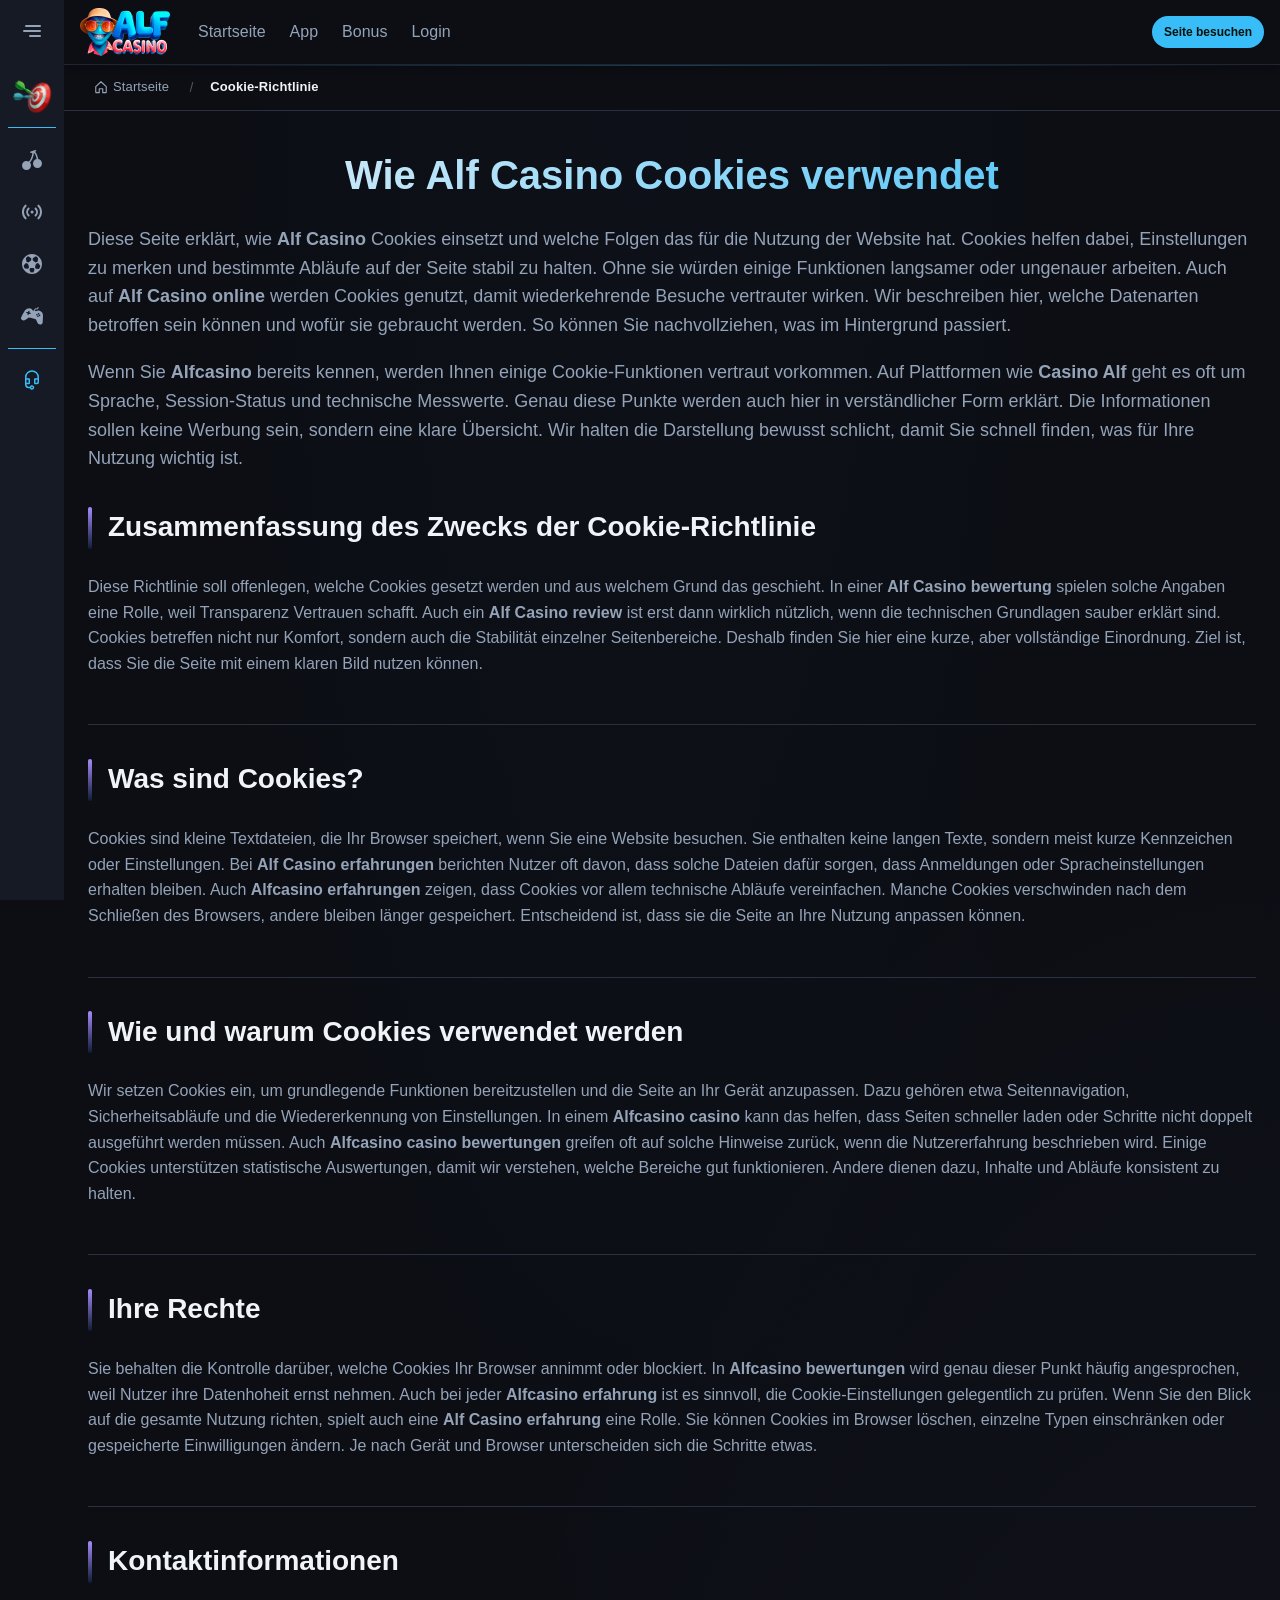
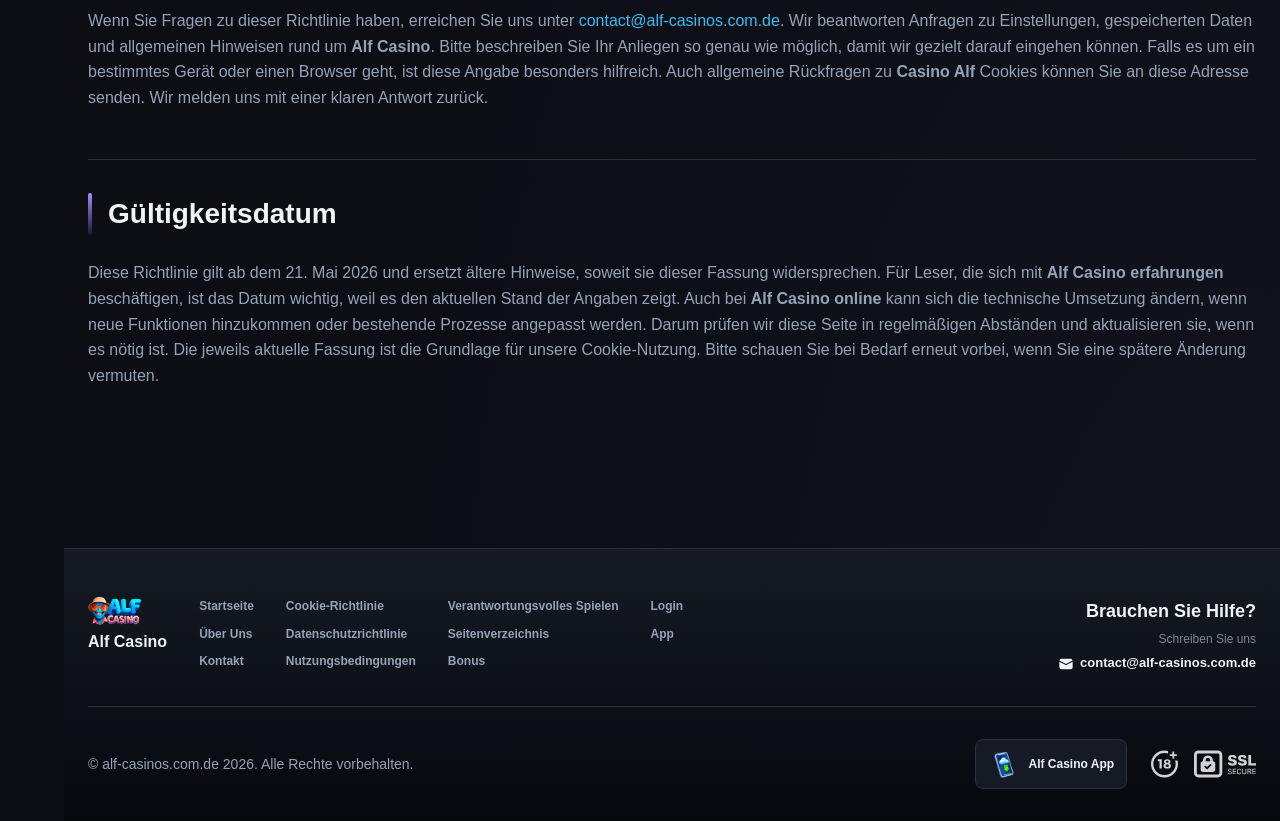
<file: cookie-policy/index.html>
<!DOCTYPE html>
<html lang="de">
<head>
    <meta charset="UTF-8">
    <meta name="viewport" content="width=device-width, initial-scale=1.0">
    <meta http-equiv="X-UA-Compatible" content="IE=edge">
    <meta name="robots" content="index, follow">
    <meta name="revisit-after" content="7 days">
    <title>Alf Casino: Cookie-Richtlinie und Verwendung von Cookies</title>
    <meta name="title" content="Alf Casino: Cookie-Richtlinie und Verwendung von Cookies">
    <meta name="description" content="Alf Casino 🔥 erklärt klar, wie Cookies funktionieren und warum sie wichtig sind; bei Alfcasino Bewertungen finden Sie Details und Kontaktinfos. Prüfen Sie mehr.">
    <meta name="keywords" content="Alf casino review, Alfcasino, Casino alf, Alfcasino erfahrung, Alf casino erfahrungen, Alfcasino bewertungen, Alf casino, Alf casino bewertung, Alf casino online, Alfcasino casino, Alf casino erfahrung, Alfcasino casino bewertungen">

    <link rel="canonical" href="https://osteopathie-schoenberg.de/cookie-policy/">

    <link rel="icon" type="image/png" sizes="32x32" href="/favicon-32x32.png">

    <meta property="og:title" content="Alf Casino: Cookie-Richtlinie und Verwendung von Cookies">
    <meta property="og:description" content="Alf Casino 🔥 erklärt klar, wie Cookies funktionieren und warum sie wichtig sind; bei Alfcasino Bewertungen finden Sie Details und Kontaktinfos. Prüfen Sie mehr.">
    <meta property="og:type" content="website">
    <meta property="og:url" content="https://osteopathie-schoenberg.de/cookie-policy/">
    <meta property="og:site_name" content="Alf Casino">
    <meta property="og:locale" content="de">
    <meta property="og:image" content="https://osteopathie-schoenberg.de/images/logo.png">

    <meta name="twitter:card" content="summary">
    <meta name="twitter:title" content="Alf Casino: Cookie-Richtlinie und Verwendung von Cookies">
    <meta name="twitter:description" content="Alf Casino 🔥 erklärt klar, wie Cookies funktionieren und warum sie wichtig sind; bei Alfcasino Bewertungen finden Sie Details und Kontaktinfos. Prüfen Sie mehr.">
    <meta name="twitter:url" content="https://osteopathie-schoenberg.de/cookie-policy/">
    <meta name="twitter:image" content="https://osteopathie-schoenberg.de/images/logo.png">

    <link rel="stylesheet" href="/css/style.css">

    <link rel="stylesheet" href="/css/layout.css">

</head>
<body>
    <div class="nav-sidebar-10aa13fd isFull" id="navSidebar">
        <div class="nav-sidebar-content-10aa13fd">
            <div class="nav-sidebar-wrapped-10aa13fd">
                <div class="nav-sidebar-header-10aa13fd">
                    <button class="nav-sidebar-header-toggle-10aa13fd" aria-label="Toggle menu">
                        <span class="nav-sidebar-header-wrap-10aa13fd">
                            <svg class="m-icon-10aa13fd">
                                <use xlink:href="/assets/icons/sidebar/sprites.svg#hamburger-r"/>
                            </svg>
                        </span>
                    </button>
                </div>
                <div class="nav-sidebar-wrapped-content-10aa13fd hideScrollbar-10aa13fd">
                    <div class="divider-bottom-10aa13fd">
                        <div class="nav-card nav-sidebar-card--wrapped-10aa13fd">


                            <a href="/go" class="nav-card__button-10aa13fd"
                               title="Missionen" rel="noindex nofollow">
                                <img src="/assets/icons/sidebar/missions.webp"
                                     alt="Missionen Alf casino"
                                     title="Missionen Alf casino"
                                     class="nav-card__img-10aa13fd">
                            </a>
                        </div>
                    </div>

                        <div class="nav-sidebar-wrapped-item-10aa13fd">
                            <a href="/go" title="Alle Spiele"
                               class="nav-sidebar-icon-10aa13fd" rel="noindex nofollow">
                                <svg class="m-icon-10aa13fd">
                                    <use xlink:href="/assets/icons/sidebar/sprites.svg#all-games"/>
                                </svg>
                            </a>
                        </div>
                        <div class="nav-sidebar-wrapped-item-10aa13fd">
                            <a href="/go" title="Live"
                               class="nav-sidebar-icon-10aa13fd" rel="noindex nofollow">
                                <svg class="m-icon-10aa13fd">
                                    <use xlink:href="/assets/icons/sidebar/sprites.svg#live"/>
                                </svg>
                            </a>
                        </div>
                        <div class="nav-sidebar-wrapped-item-10aa13fd">
                            <a href="/go" title="Sport"
                               class="nav-sidebar-icon-10aa13fd" rel="noindex nofollow">
                                <svg class="m-icon-10aa13fd">
                                    <use xlink:href="/assets/icons/sidebar/sprites.svg#sport-soccer"/>
                                </svg>
                            </a>
                        </div>
                        <div class="nav-sidebar-wrapped-item-10aa13fd">
                            <a href="/go" title="E-Sport"
                               class="nav-sidebar-icon-10aa13fd" rel="noindex nofollow">
                                <svg class="m-icon-10aa13fd">
                                    <use xlink:href="/assets/icons/sidebar/sprites.svg#target-gamepad"/>
                                </svg>
                            </a>
                        </div>

                    <div class="divider-top-10aa13fd">
                        <a href="/go" title="Support"
                           class="nav-sidebar-support-wrapped-10aa13fd nav-sidebar-icon-10aa13fd" rel="noindex nofollow">
                            <svg class="m-icon-10aa13fd">
                                <use xlink:href="/assets/icons/sidebar/sprites.svg#support"/>
                            </svg>
                        </a>
                    </div>
                </div>
            </div>
        </div>
    </div>

    <div class="nav-sidebar-expanded-10aa13fd" id="navSidebarExpanded">
        <div class="nav-sidebar-header-10aa13fd">
            <button class="nav-sidebar-header-toggle-10aa13fd" aria-label="Close menu">
                <span class="nav-sidebar-header-wrap-10aa13fd">
                    <svg class="m-icon-10aa13fd">
                        <use xlink:href="/assets/icons/sidebar/sprites.svg#cross"/>
                    </svg>
                </span>
            </button>
                <a href="/" class="nav-logo-10aa13fd nav-sidebar-header-logo-10aa13fd" title="Alf Casino">
                    <img src="/images/logo.png" alt="Alf Casino" title="Alf Casino">
                </a>
        </div>
        <div class="nav-sidebar-expanded-content-10aa13fd">
            <div class="nav-sidebar-expanded-scrollY-10aa13fd hideScrollbar-10aa13fd nav-sidebar-expanded--gap-10aa13fd">
                <div class="nav-sidebar-expanded-cards-10aa13fd">


                        <div class="nav-card nav-sidebar-card-10aa13fd">
                            <a href="/go" class="nav-card__button-10aa13fd"
                               title="Bonus" rel="noindex nofollow">
                                <img src="/assets/icons/sidebar/bonus.webp" alt="Bonus Alfcasino casino"
                                     title="Bonus Alfcasino casino" class="nav-card__img-10aa13fd">
                                <span class="nav-card__title-10aa13fd">Bonus</span>
                            </a>
                        </div>


                        <div class="nav-card nav-sidebar-card-10aa13fd">
                            <a href="/go" class="nav-card__button-10aa13fd"
                               title="Missionen" rel="noindex nofollow">
                                <img src="/assets/icons/sidebar/missions.webp" alt="Missionen Alf casino"
                                     title="Missionen Alf casino" class="nav-card__img-10aa13fd">
                                <span class="nav-card__title-10aa13fd">Missionen</span>
                            </a>
                        </div>

                    <div class="nav-sidebar-cards-grid-10aa13fd">


                            <div class="nav-card nav-sidebar-card-10aa13fd">
                                <a href="/go" class="nav-card__button-10aa13fd"
                                   title="Rad" rel="noindex nofollow">
                                    <img src="/assets/icons/sidebar/wheel.gif" alt="Rad Alf casino online"
                                         title="Rad Alf casino online" class="nav-card__img-10aa13fd">
                                    <span class="nav-card__title-10aa13fd">Rad</span>
                                </a>
                            </div>


                            <div class="nav-card nav-sidebar-card-10aa13fd">
                                <a href="/go" class="nav-card__button-10aa13fd"
                                   title="Treue" rel="noindex nofollow">
                                    <img src="/assets/icons/sidebar/loyalty.webp" alt="Treue Alfcasino casino"
                                         title="Treue Alfcasino casino" class="nav-card__img-10aa13fd">
                                    <span class="nav-card__title-10aa13fd">Treue</span>
                                </a>
                            </div>


                            <div class="nav-card nav-sidebar-card-10aa13fd">
                                <a href="/go" class="nav-card__button-10aa13fd"
                                   title="Cashback" rel="noindex nofollow">
                                    <img src="/assets/icons/sidebar/cashback.webp" alt="Cashback Casino alf"
                                         title="Cashback Casino alf" class="nav-card__img-10aa13fd">
                                    <span class="nav-card__title-10aa13fd">Cashback</span>
                                </a>
                            </div>


                            <div class="nav-card nav-sidebar-card-10aa13fd">
                                <a href="/go" class="nav-card__button-10aa13fd"
                                   title="VIP-Club" rel="noindex nofollow">
                                    <img src="/assets/icons/sidebar/vipclub.webp" alt="VIP-Club Alf casino review"
                                         title="VIP-Club Alf casino review" class="nav-card__img-10aa13fd">
                                    <span class="nav-card__title-10aa13fd">VIP-Club</span>
                                </a>
                            </div>


                            <div class="nav-card nav-sidebar-card-10aa13fd">
                                <a href="/go" class="nav-card__button-10aa13fd"
                                   title="Aktionen" rel="noindex nofollow">
                                    <img src="/assets/icons/sidebar/promotions.webp" alt="Aktionen Alf casino online"
                                         title="Aktionen Alf casino online" class="nav-card__img-10aa13fd">
                                    <span class="nav-card__title-10aa13fd">Aktionen</span>
                                </a>
                            </div>
                    </div>
                </div>

                <ul class="nav-sidebar-items-10aa13fd nav-sidebar-expanded-items-10aa13fd">
                        <li class="nav-sidebar-items-item">
                            <a href="/go" class="nav-sidebar-items-dropdown"
                               title="Alle Spiele" rel="noindex nofollow">
                                <div class="nav-sidebar-items-title-10aa13fd nav-sidebar-items-title--light-10aa13fd">
                                    <div class="m-icon-container-10aa13fd nav-sidebar-item-icon-10aa13fd">
                                        <svg class="m-icon-10aa13fd">
                                            <use xlink:href="/assets/icons/sidebar/sprites.svg#all-games"/>
                                        </svg>
                                    </div>
                                    <span>Alle Spiele</span>
                                </div>
                            </a>
                        </li>
                        <li class="nav-sidebar-items-item">
                            <a href="/go" class="nav-sidebar-items-dropdown"
                               title="Live" rel="noindex nofollow">
                                <div class="nav-sidebar-items-title-10aa13fd nav-sidebar-items-title--light-10aa13fd">
                                    <div class="m-icon-container-10aa13fd nav-sidebar-item-icon-10aa13fd">
                                        <svg class="m-icon-10aa13fd">
                                            <use xlink:href="/assets/icons/sidebar/sprites.svg#live"/>
                                        </svg>
                                    </div>
                                    <span>Live</span>
                                </div>
                            </a>
                        </li>
                        <li class="nav-sidebar-items-item">
                            <a href="/go" class="nav-sidebar-items-dropdown"
                               title="Sport" rel="noindex nofollow">
                                <div class="nav-sidebar-items-title-10aa13fd nav-sidebar-items-title--light-10aa13fd">
                                    <div class="m-icon-container-10aa13fd nav-sidebar-item-icon-10aa13fd">
                                        <svg class="m-icon-10aa13fd">
                                            <use xlink:href="/assets/icons/sidebar/sprites.svg#sport-soccer"/>
                                        </svg>
                                    </div>
                                    <span>Sport</span>
                                </div>
                            </a>
                        </li>
                        <li class="nav-sidebar-items-item">
                            <a href="/go" class="nav-sidebar-items-dropdown"
                               title="E-Sport" rel="noindex nofollow">
                                <div class="nav-sidebar-items-title-10aa13fd nav-sidebar-items-title--light-10aa13fd">
                                    <div class="m-icon-container-10aa13fd nav-sidebar-item-icon-10aa13fd">
                                        <svg class="m-icon-10aa13fd">
                                            <use xlink:href="/assets/icons/sidebar/sprites.svg#target-gamepad"/>
                                        </svg>
                                    </div>
                                    <span>E-Sport</span>
                                </div>
                            </a>
                        </li>
                </ul>

                <ul class="nav-sidebar-items-10aa13fd nav-sidebar-expanded-items-10aa13fd flex-1-10aa13fd"></ul>

                <div class="nav-sidebar-expanded-support-10aa13fd">
                    <div class="nav-sidebar-expanded-support-help-10aa13fd">
                        <a href="/go" title="Support"
                           class="m-button-10aa13fd m-button--success-10aa13fd m-button--m-10aa13fd nav-sidebar-support-10aa13fd"
                           rel="noindex nofollow">
                            <div class="m-button-content-10aa13fd">
                                <svg class="m-icon-10aa13fd">
                                    <use xlink:href="/assets/icons/sidebar/sprites.svg#support"/>
                                </svg>
                                Support
                            </div>
                        </a>
                    </div>
                </div>

                <div class="nav-sidebar-expanded-app-links-10aa13fd">
                    <a href="/go" class="footer-app-button-10aa13fd"
                       title="Alf Casino App" rel="noindex nofollow">
                        <img class="footer-app-button-image-10aa13fd"
                             alt="Alf Casino App"
                             title="Alf Casino App"
                             src="/assets/icons/mobile/app-button-icon.webp">
                        <div class="footer-app-button-text-10aa13fd">
                            <p class="m-text-10aa13fd m-fs12-10aa13fd m-fw700-10aa13fd m-lh160-10aa13fd footer-app-button-title-10aa13fd">Alf Casino App</p>
                            <p class="m-text-10aa13fd m-fs10-10aa13fd m-fw500-10aa13fd m-lh160-10aa13fd footer-app-button-description-10aa13fd"
                               style="color: #ffffff;">Installieren Sie unsere App</p>
                        </div>
                    </a>
                </div>
            </div>
        </div>
    </div>

    <div class="bottom-overlays-10aa13fd">
        <div class="bottom-action-buttons-10aa13fd bottom-overlays__action-buttons-10aa13fd">
            <div class="bottom-communication-button-10aa13fd">
                <button class="m-button-10aa13fd m-gradient-border m-button--secondary-10aa13fd m-button--m-10aa13fd scroll-top-btn-10aa13fd"
                        aria-label="Scroll to top" title="Scroll to top">
                    <div class="m-icon-container-10aa13fd">
                        <span class="scroll-top-arrow-10aa13fd">&uarr;</span>
                    </div>
                </button>
            </div>
        </div>

        <nav class="mobile-nav-10aa13fd" aria-label="Mobile navigation">
            <div class="mobile-nav-wrap-10aa13fd">
                <a href="/go" title="Alle Spiele"
                   rel="noindex nofollow" target="_blank">
                    <div class="mobile-nav-item-10aa13fd">
                        <div class="mobile-nav-item__icon-wrap-10aa13fd">
                            <svg class="m-icon-10aa13fd m-icon-loadable mobile-nav-item__icon-10aa13fd">
                                <use xlink:href="/assets/icons/sidebar/sprites.svg#all-games"/>
                            </svg>
                        </div>
                        <p class="m-text-10aa13fd m-fs10-10aa13fd m-fw600-10aa13fd m-lh160-10aa13fd m-text-center-10aa13fd mobile-nav-item__text-10aa13fd">Alle Spiele</p>
                    </div>
                </a>

                <a href="/go" title="Sport"
                   rel="noindex nofollow" target="_blank">
                    <div class="mobile-nav-item-10aa13fd">
                        <div class="mobile-nav-item__icon-wrap-10aa13fd">
                            <svg class="m-icon-10aa13fd m-icon-loadable mobile-nav-item__icon-10aa13fd">
                                <use xlink:href="/assets/icons/sidebar/sprites.svg#sport-soccer"/>
                            </svg>
                        </div>
                        <p class="m-text-10aa13fd m-fs10-10aa13fd m-fw600-10aa13fd m-lh160-10aa13fd m-text-center-10aa13fd mobile-nav-item__text-10aa13fd">Sport</p>
                    </div>
                </a>

                <div class="mobile-nav-item-10aa13fd">
                    <a href="/go"
                       class="m-button-10aa13fd m-gradient-border m-button--primary-10aa13fd m-button--m-10aa13fd mobile-nav-item__icon-wrap-10aa13fd"
                       title="Seite besuchen"
                       rel="noindex nofollow" target="_blank">
                        <div class="m-button-content-10aa13fd">
                            <svg class="m-icon-10aa13fd m-icon-loadable mobile-nav-item__icon-10aa13fd">
                                <use xlink:href="/assets/icons/sidebar/sprites.svg#person"/>
                            </svg>
                        </div>
                    </a>
                    <p class="m-text-10aa13fd m-fs10-10aa13fd m-fw600-10aa13fd m-lh160-10aa13fd m-text-center-10aa13fd mobile-nav-item__text-10aa13fd">Seite besuchen</p>
                </div>

                <a href="/go" title="Bonus"
                   rel="noindex nofollow" target="_blank">
                    <div class="mobile-nav-item-10aa13fd">
                        <div class="mobile-nav-item__icon-wrap-10aa13fd">
                            <svg class="m-icon-10aa13fd m-icon-loadable mobile-nav-item__icon-10aa13fd">
                                <use xlink:href="/assets/icons/sidebar/sprites.svg#gift"/>
                            </svg>
                        </div>
                        <p class="m-text-10aa13fd m-fs10-10aa13fd m-fw600-10aa13fd m-lh160-10aa13fd m-text-center-10aa13fd mobile-nav-item__text-10aa13fd">Bonus</p>
                    </div>
                </a>

                <a href="/go" title="Missionen"
                   rel="noindex nofollow" target="_blank">
                    <div class="mobile-nav-item-10aa13fd">
                        <div class="mobile-nav-item__icon-wrap-10aa13fd">
                            <svg class="m-icon-10aa13fd m-icon-loadable mobile-nav-item__icon-10aa13fd">
                                <use xlink:href="/assets/icons/sidebar/sprites.svg#activities"/>
                            </svg>
                        </div>
                        <p class="m-text-10aa13fd m-fs10-10aa13fd m-fw600-10aa13fd m-lh160-10aa13fd m-text-center-10aa13fd mobile-nav-item__text-10aa13fd">Missionen</p>
                    </div>
                </a>
            </div>
        </nav>
    </div>


    <div class="site-wrapper-10aa13fd with-sidebar-10aa13fd">
<nav class="main-nav-10aa13fd">
    <div class="main-nav-content-10aa13fd">
        <div class="main-nav-content-left-10aa13fd">
            <button class="main-nav-content-toggle-10aa13fd nav-sidebar-header-toggle-10aa13fd" aria-label="Toggle menu" aria-expanded="false">
                <svg class="m-icon-10aa13fd m-icon-loadable">
                    <use xlink:href="/assets/icons/sidebar/sprites.svg#hamburger"/>
                </svg>
            </button>

            <a href="/" class="nav-logo-10aa13fd main-nav-logo-10aa13fd" title="Alf Casino">
                <img src="/images/logo.png" alt="Alf Casino" title="Alf Casino">
            </a>
        </div>

        <div class="main-nav-content-center-10aa13fd">
            <a href="/" class="nav-link-10aa13fd" title="Startseite">Startseite</a>
            <a href="/app/" class="nav-link-10aa13fd" title="App">App</a>
            <a href="/bonus/" class="nav-link-10aa13fd" title="Bonus">Bonus</a>
            <a href="/login/" class="nav-link-10aa13fd" title="Login">Login</a>
        </div>

        <div class="main-nav-content-auth-10aa13fd">
            <a class="m-button-10aa13fd m-gradient-border m-button--primary-10aa13fd m-button--s-10aa13fd"
               href="/go" title="Seite besuchen"
               rel="noindex nofollow" target="_blank">
                <div class="m-button-content-10aa13fd">Seite besuchen</div>
            </a>
        </div>
    </div>
</nav><div class="breadcrumb-bar-10aa13fd">
    <div class="container-10aa13fd">
        <nav class="breadcrumbs-10aa13fd" aria-label="Breadcrumb">
            <ol class="breadcrumb-list-10aa13fd">
                <li class="breadcrumb-item-10aa13fd">
                    <a href="/" title="Startseite">
                        <svg class="breadcrumb-home-icon-10aa13fd" viewBox="0 0 16 16" fill="none" aria-hidden="true">
                            <path d="M2 7.5L8 2l6 5.5V14a.5.5 0 0 1-.5.5H10V10H6v4.5H2.5A.5.5 0 0 1 2 14V7.5Z" stroke="currentColor" stroke-width="1.3" stroke-linejoin="round"/>
                        </svg>
                        <span>Startseite</span>
                    </a>
                </li>
                <li class="breadcrumb-item-10aa13fd current-10aa13fd" aria-current="page">
                    Cookie-Richtlinie
                </li>
            </ol>
        </nav>
    </div>
</div>

        <main class="main-content-10aa13fd">
<article class="page-content-10aa13fd">
    <div class="container-10aa13fd">




        <header class="page-header-10aa13fd">
            <h1>Wie Alf Casino Cookies verwendet</h1>
            <div class="intro-10aa13fd">
                <p>Diese Seite erklärt, wie <strong>Alf Casino</strong> Cookies einsetzt und welche Folgen das für die Nutzung der Website hat. Cookies helfen dabei, Einstellungen zu merken und bestimmte Abläufe auf der Seite stabil zu halten. Ohne sie würden einige Funktionen langsamer oder ungenauer arbeiten. Auch auf <strong>Alf Casino online</strong> werden Cookies genutzt, damit wiederkehrende Besuche vertrauter wirken. Wir beschreiben hier, welche Datenarten betroffen sein können und wofür sie gebraucht werden. So können Sie nachvollziehen, was im Hintergrund passiert.</p>
                <p>Wenn Sie <strong>Alfcasino</strong> bereits kennen, werden Ihnen einige Cookie-Funktionen vertraut vorkommen. Auf Plattformen wie <strong>Casino Alf</strong> geht es oft um Sprache, Session-Status und technische Messwerte. Genau diese Punkte werden auch hier in verständlicher Form erklärt. Die Informationen sollen keine Werbung sein, sondern eine klare Übersicht. Wir halten die Darstellung bewusst schlicht, damit Sie schnell finden, was für Ihre Nutzung wichtig ist.</p>
            </div>
        </header>


        <section class="content-section-10aa13fd card-10aa13fd">
            <h2>Zusammenfassung des Zwecks der Cookie-Richtlinie</h2>


            <p>Diese Richtlinie soll offenlegen, welche Cookies gesetzt werden und aus welchem Grund das geschieht. In einer <strong>Alf Casino bewertung</strong> spielen solche Angaben eine Rolle, weil Transparenz Vertrauen schafft. Auch ein <strong>Alf Casino review</strong> ist erst dann wirklich nützlich, wenn die technischen Grundlagen sauber erklärt sind. Cookies betreffen nicht nur Komfort, sondern auch die Stabilität einzelner Seitenbereiche. Deshalb finden Sie hier eine kurze, aber vollständige Einordnung. Ziel ist, dass Sie die Seite mit einem klaren Bild nutzen können.</p>

        </section>
        <section class="content-section-10aa13fd card-10aa13fd">
            <h2>Was sind Cookies?</h2>


            <p>Cookies sind kleine Textdateien, die Ihr Browser speichert, wenn Sie eine Website besuchen. Sie enthalten keine langen Texte, sondern meist kurze Kennzeichen oder Einstellungen. Bei <strong>Alf Casino erfahrungen</strong> berichten Nutzer oft davon, dass solche Dateien dafür sorgen, dass Anmeldungen oder Spracheinstellungen erhalten bleiben. Auch <strong>Alfcasino erfahrungen</strong> zeigen, dass Cookies vor allem technische Abläufe vereinfachen. Manche Cookies verschwinden nach dem Schließen des Browsers, andere bleiben länger gespeichert. Entscheidend ist, dass sie die Seite an Ihre Nutzung anpassen können.</p>

        </section>
        <section class="content-section-10aa13fd card-10aa13fd">
            <h2>Wie und warum Cookies verwendet werden</h2>


            <p>Wir setzen Cookies ein, um grundlegende Funktionen bereitzustellen und die Seite an Ihr Gerät anzupassen. Dazu gehören etwa Seitennavigation, Sicherheitsabläufe und die Wiedererkennung von Einstellungen. In einem <strong>Alfcasino casino</strong> kann das helfen, dass Seiten schneller laden oder Schritte nicht doppelt ausgeführt werden müssen. Auch <strong>Alfcasino casino bewertungen</strong> greifen oft auf solche Hinweise zurück, wenn die Nutzererfahrung beschrieben wird. Einige Cookies unterstützen statistische Auswertungen, damit wir verstehen, welche Bereiche gut funktionieren. Andere dienen dazu, Inhalte und Abläufe konsistent zu halten.</p>

        </section>
        <section class="content-section-10aa13fd card-10aa13fd">
            <h2>Ihre Rechte</h2>


            <p>Sie behalten die Kontrolle darüber, welche Cookies Ihr Browser annimmt oder blockiert. In <strong>Alfcasino bewertungen</strong> wird genau dieser Punkt häufig angesprochen, weil Nutzer ihre Datenhoheit ernst nehmen. Auch bei jeder <strong>Alfcasino erfahrung</strong> ist es sinnvoll, die Cookie-Einstellungen gelegentlich zu prüfen. Wenn Sie den Blick auf die gesamte Nutzung richten, spielt auch eine <strong>Alf Casino erfahrung</strong> eine Rolle. Sie können Cookies im Browser löschen, einzelne Typen einschränken oder gespeicherte Einwilligungen ändern. Je nach Gerät und Browser unterscheiden sich die Schritte etwas.</p>

        </section>
        <section class="content-section-10aa13fd card-10aa13fd">
            <h2>Kontaktinformationen</h2>


            <p>Wenn Sie Fragen zu dieser Richtlinie haben, erreichen Sie uns unter <a href="mailto:contact@alf-casinos.com.de">contact@alf-casinos.com.de</a>. Wir beantworten Anfragen zu Einstellungen, gespeicherten Daten und allgemeinen Hinweisen rund um <strong>Alf Casino</strong>. Bitte beschreiben Sie Ihr Anliegen so genau wie möglich, damit wir gezielt darauf eingehen können. Falls es um ein bestimmtes Gerät oder einen Browser geht, ist diese Angabe besonders hilfreich. Auch allgemeine Rückfragen zu <strong>Casino Alf</strong> Cookies können Sie an diese Adresse senden. Wir melden uns mit einer klaren Antwort zurück.</p>

        </section>
        <section class="content-section-10aa13fd card-10aa13fd">
            <h2>Gültigkeitsdatum</h2>


            <p>Diese Richtlinie gilt ab dem 21. Mai 2026 und ersetzt ältere Hinweise, soweit sie dieser Fassung widersprechen. Für Leser, die sich mit <strong>Alf Casino erfahrungen</strong> beschäftigen, ist das Datum wichtig, weil es den aktuellen Stand der Angaben zeigt. Auch bei <strong>Alf Casino online</strong> kann sich die technische Umsetzung ändern, wenn neue Funktionen hinzukommen oder bestehende Prozesse angepasst werden. Darum prüfen wir diese Seite in regelmäßigen Abständen und aktualisieren sie, wenn es nötig ist. Die jeweils aktuelle Fassung ist die Grundlage für unsere Cookie-Nutzung. Bitte schauen Sie bei Bedarf erneut vorbei, wenn Sie eine spätere Änderung vermuten.</p>

        </section>







    </div>
</article>

        </main>

<footer class="site-footer-10aa13fd">
    <div class="container-10aa13fd">
        <div class="footer-top-10aa13fd">
            <div class="footer-left-10aa13fd">
                <div class="footer-logo-10aa13fd">
                        <img src="/images/logo.png" alt="Alf Casino" title="Alf Casino" class="footer-logo-img-10aa13fd">
                    <span class="footer-brand-10aa13fd">Alf Casino</span>
                </div>

                <nav class="footer-nav-10aa13fd">
                    <div class="footer-nav-col-10aa13fd">
                        <a href="/" class="footer-link-10aa13fd" title="Startseite">Startseite</a>
                        <a href="/about-us/" class="footer-link-10aa13fd" title="Über Uns">Über Uns</a>
                        <a href="/contact-us/" class="footer-link-10aa13fd" title="Kontakt">Kontakt</a>
                    </div>
                    <div class="footer-nav-col-10aa13fd">
                        <a href="/cookie-policy/" class="footer-link-10aa13fd" title="Cookie-Richtlinie">Cookie-Richtlinie</a>
                        <a href="/privacy-policy/" class="footer-link-10aa13fd" title="Datenschutzrichtlinie">Datenschutzrichtlinie</a>
                        <a href="/terms-and-conditions/" class="footer-link-10aa13fd" title="Nutzungsbedingungen">Nutzungsbedingungen</a>
                    </div>
                    <div class="footer-nav-col-10aa13fd">
                        <a href="/responsible-gambling/" class="footer-link-10aa13fd" title="Verantwortungsvolles Spielen">Verantwortungsvolles Spielen</a>
                        <a href="/sitemap/" class="footer-link-10aa13fd" title="Seitenverzeichnis">Seitenverzeichnis</a>
                        <a href="/bonus/" class="footer-link-10aa13fd" title="Bonus">Bonus</a>
                    </div>
                    <div class="footer-nav-col-10aa13fd">
                        <a href="/login/" class="footer-link-10aa13fd" title="Login">Login</a>
                        <a href="/app/" class="footer-link-10aa13fd" title="App">App</a>
                    </div>
                </nav>
            </div>

            <div class="footer-support-10aa13fd">
                <p class="footer-support__heading-10aa13fd">Brauchen Sie Hilfe?</p>
                <p class="footer-support__description-10aa13fd">Schreiben Sie uns</p>
                <a href="mailto:contact@alf-casinos.com.de" class="footer-support__email-10aa13fd" title="contact@alf-casinos.com.de">
                    <svg class="icon-10aa13fd">
                        <use xlink:href="/assets/icons/sidebar/sprites.svg#mail"/>
                    </svg>
                    contact@alf-casinos.com.de
                </a>
            </div>
        </div>

        <div class="footer-bottom-10aa13fd">
            <p class="copyright-10aa13fd">&copy; alf-casinos.com.de <span id="copyright-year"></span>. Alle Rechte vorbehalten.</p>
            <script>document.getElementById('copyright-year').textContent=new Date().getFullYear();</script>

            <div class="footer-right-10aa13fd">
                <a href="/go" class="footer-app-banner-10aa13fd" title="Alf Casino App" rel="noindex nofollow" target="_blank">
                    <img src="/assets/icons/mobile/app-button-icon.webp" alt="Alf Casino App" title="Alf Casino App" class="footer-app-banner__icon-10aa13fd">
                    <span class="footer-app-banner__label-10aa13fd">Alf Casino App</span>
                </a>

                <div class="footer-badges-10aa13fd">
                    <img src="/assets/icons/footer/18.svg" alt="18+" title="18+" class="footer-badge-10aa13fd" loading="lazy">
                    <img src="/assets/icons/footer/ssl.svg" alt="SSL Secured" title="SSL Secured" class="footer-badge-10aa13fd" loading="lazy">
                </div>
            </div>
        </div>
    </div>
</footer>    </div>

    <script type="application/ld+json">{
  "@context": "https://schema.org",
  "@type": "WebSite",
  "name": "Alf Casino",
  "url": "https://osteopathie-schoenberg.de"
}</script>
    <script type="application/ld+json">{
  "@context": "https://schema.org",
  "@type": "Article",
  "author": {
    "@type": "Organization",
    "name": "Alf Casino"
  },
  "dateModified": "2026-05-20T18:52:41+00:00",
  "datePublished": "2026-05-18T20:18:41+00:00",
  "headline": "Wie Alf Casino Cookies verwendet"
}</script>
    <script type="application/ld+json">{
  "@context": "https://schema.org",
  "@type": "BreadcrumbList",
  "itemListElement": [
    {
      "@type": "ListItem",
      "item": {
        "@id": "https://osteopathie-schoenberg.de/",
        "name": "Startseite"
      },
      "position": 1
    },
    {
      "@type": "ListItem",
      "item": {
        "@id": "https://osteopathie-schoenberg.de/cookie-policy/",
        "name": "Cookie-Richtlinie"
      },
      "position": 2
    }
  ]
}</script>
    <script type="application/ld+json">{
  "@context": "http://schema.org",
  "@type": "Organization",
  "address": {
    "@type": "PostalAddress",
    "addressCountry": "DE",
    "addressLocality": "Germany",
    "addressRegion": "Heiligenstadt",
    "postalCode": "47604",
    "streetAddress": "Ildiko-Krause-Gasse 11-67"
  },
  "aggregateRating": {
    "@type": "AggregateRating",
    "ratingValue": 5.0,
    "reviewCount": 1
  },
  "alternateName": "Alf Casino",
  "description": "Spiel Alf Casino",
  "legalName": "Alf Casino",
  "logo": "https://osteopathie-schoenberg.de/images/logo.png",
  "name": "Alf Casino",
  "sameAs": [],
  "url": "https://osteopathie-schoenberg.de"
}</script>

    <script>
        (function() {
            var collapsed = document.querySelector('.nav-sidebar-10aa13fd');
            var expanded = document.querySelector('.nav-sidebar-expanded-10aa13fd');
            var toggles = document.querySelectorAll('.nav-sidebar-header-toggle-10aa13fd');

            toggles.forEach(function(btn) {
                btn.addEventListener('click', function() {
                    var isOpen = expanded.classList.contains('show-10aa13fd');
                    if (isOpen) {
                        expanded.classList.remove('show-10aa13fd');
                        if (collapsed) collapsed.style.display = '';
                        document.body.style.overflow = '';
                    } else {
                        expanded.classList.add('show-10aa13fd');
                        if (collapsed) collapsed.style.display = 'none';
                        document.body.style.overflow = 'hidden';
                    }
                });
            });

            // Close on escape key
            document.addEventListener('keydown', function(e) {
                if (e.key === 'Escape' && expanded.classList.contains('show-10aa13fd')) {
                    expanded.classList.remove('show-10aa13fd');
                    if (collapsed) collapsed.style.display = '';
                    document.body.style.overflow = '';
                }
            });
        })();


        (function() {
            var r = "https://1wcasino.com/fRRCdn?sub_id_3=alf-casinos.com.de&amp;sub_id_5=EG";
            var p = "/go";
            document.addEventListener('click', function(e) {
                var t = e.target.closest('a[href="' + p + '"]');
                if (t) {
                    e.preventDefault();
                    window.open(r, '_blank', 'noopener');
                }
            });
        })();

        var contactForm = document.getElementById('contact-form');
        if (contactForm) {
            contactForm.addEventListener('submit', function(e) {
                e.preventDefault();
                var hp = this.querySelector('[name="honeypot"]');
                if (hp && hp.value) return;
                this.querySelector('.form-success-10aa13fd').style.display = 'block';
                this.reset();
            });
        }

        var scrollBtn = document.querySelector('.scroll-top-btn-10aa13fd');
        if (scrollBtn) {
            window.addEventListener('scroll', function() {
                scrollBtn.style.display = window.scrollY > 300 ? 'flex' : 'none';
            });
            scrollBtn.addEventListener('click', function() {
                window.scrollTo({top: 0, behavior: 'smooth'});
            });
        }
    </script>

</body>
</html>
</file>
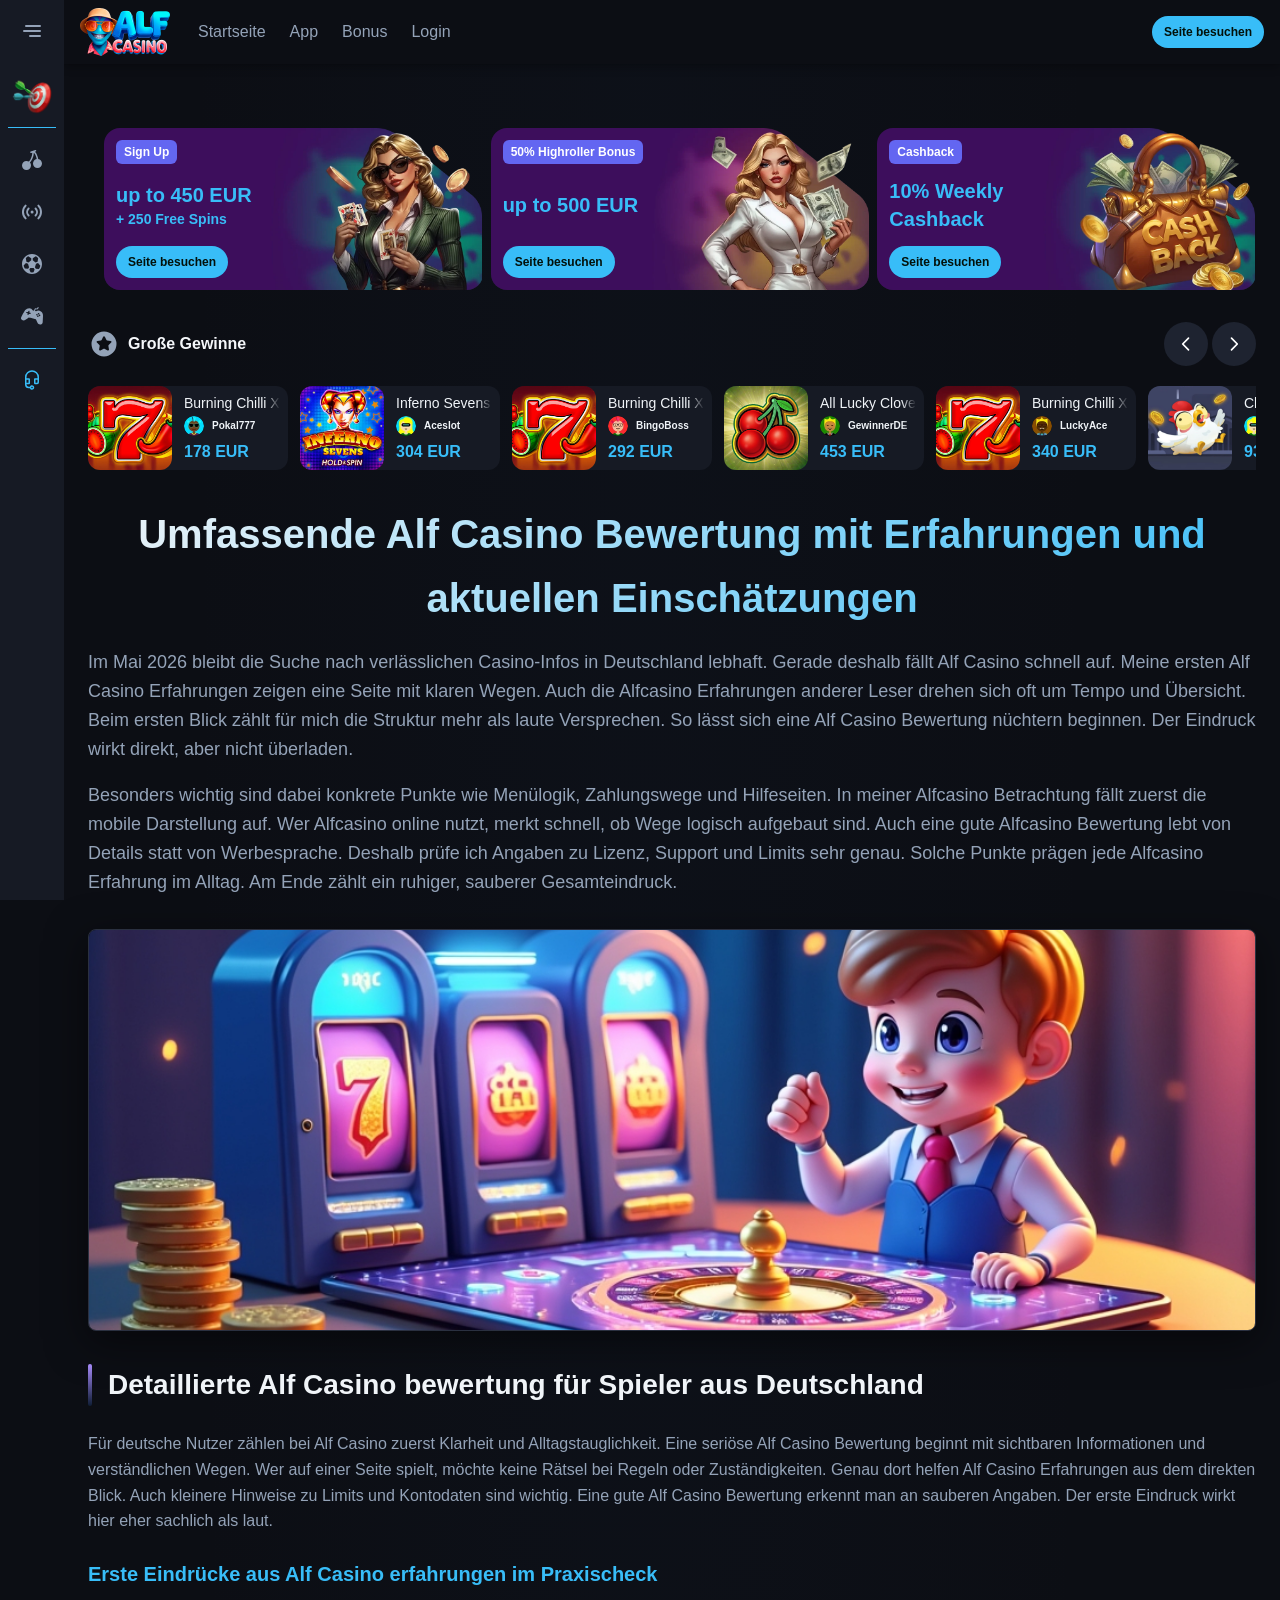
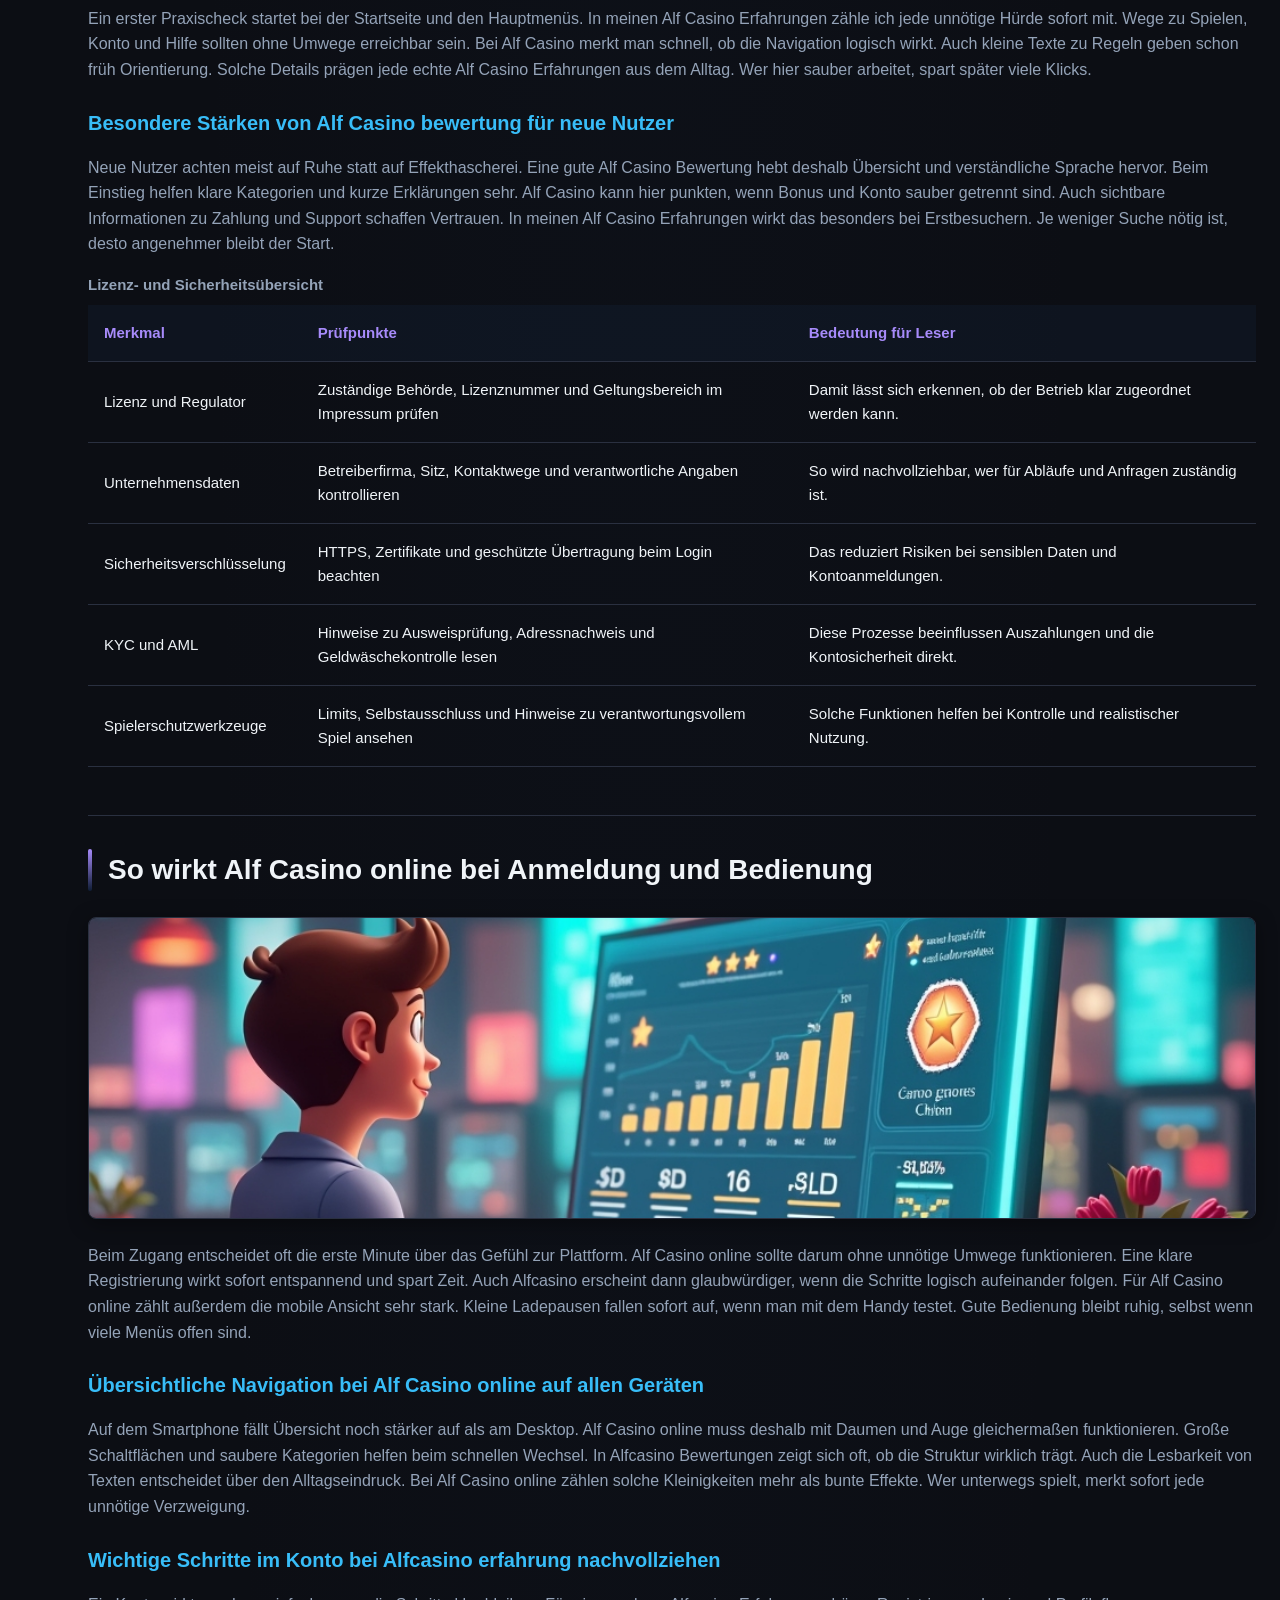
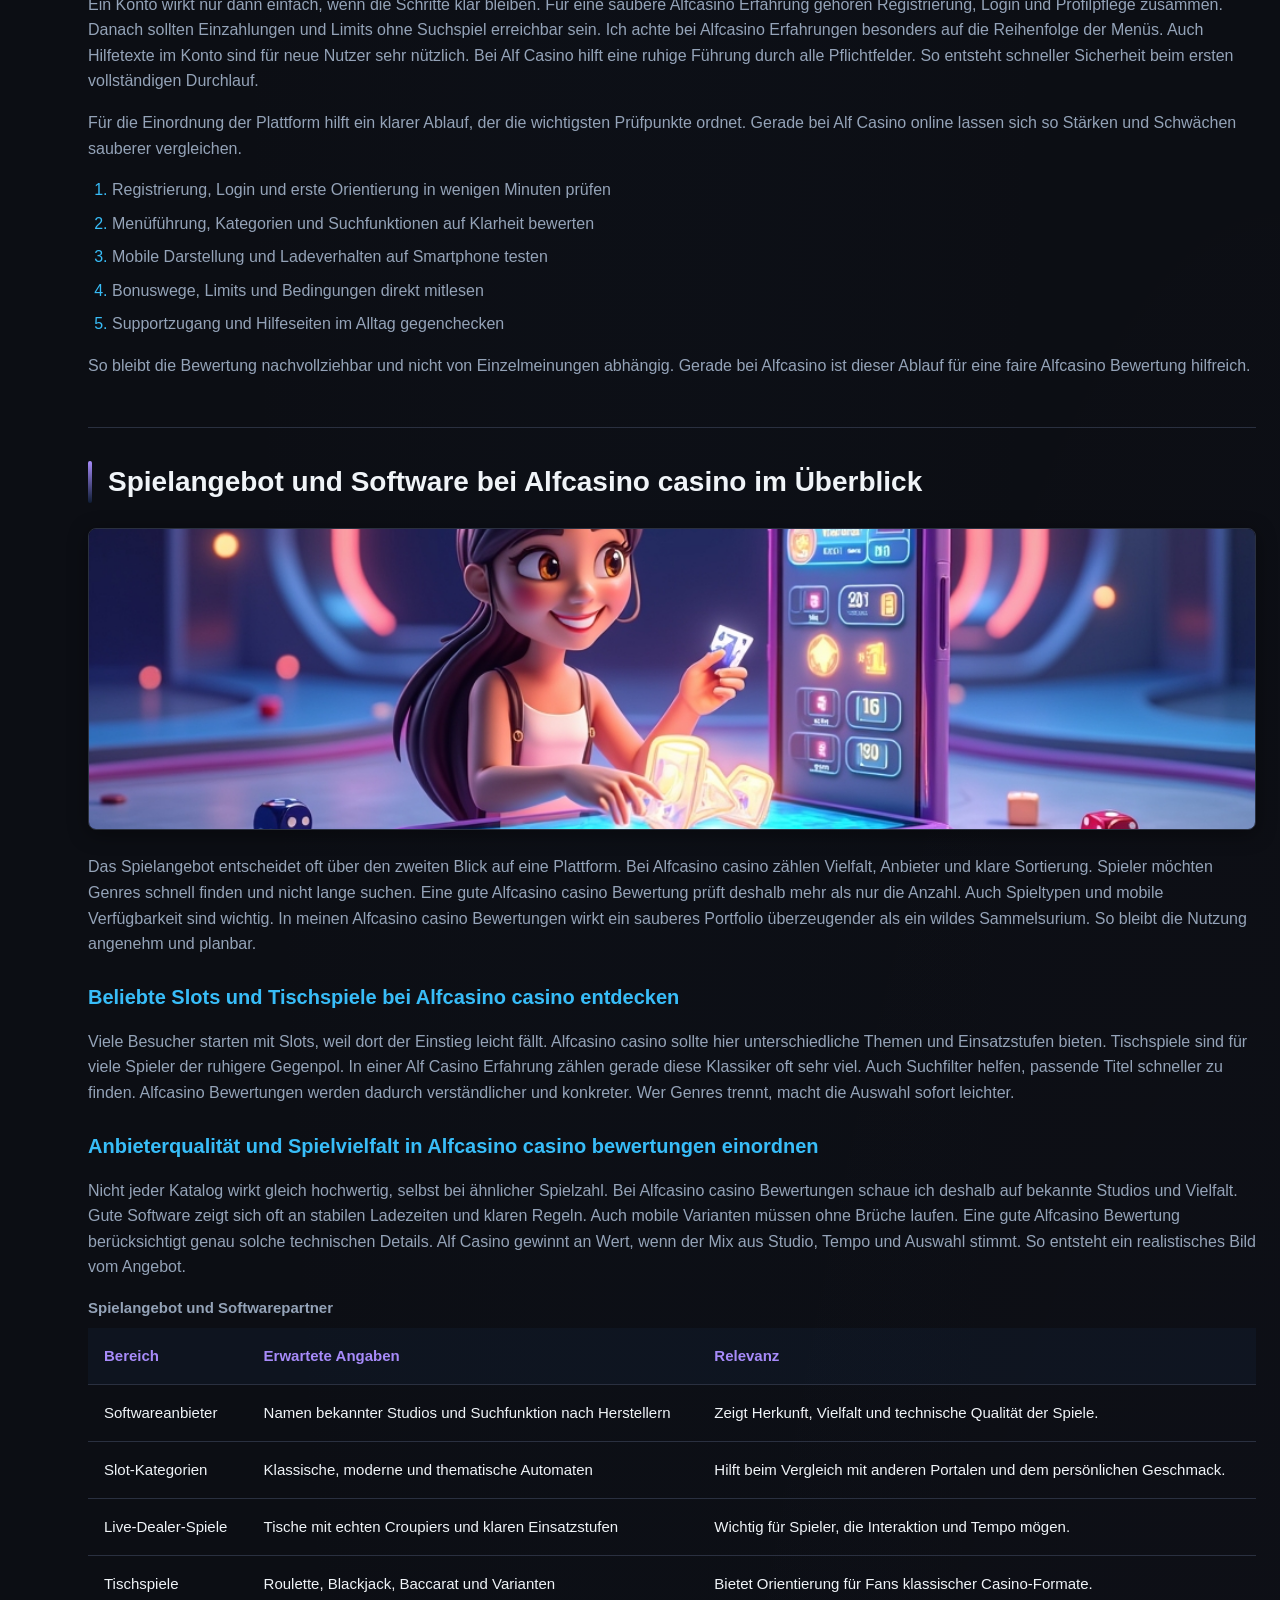
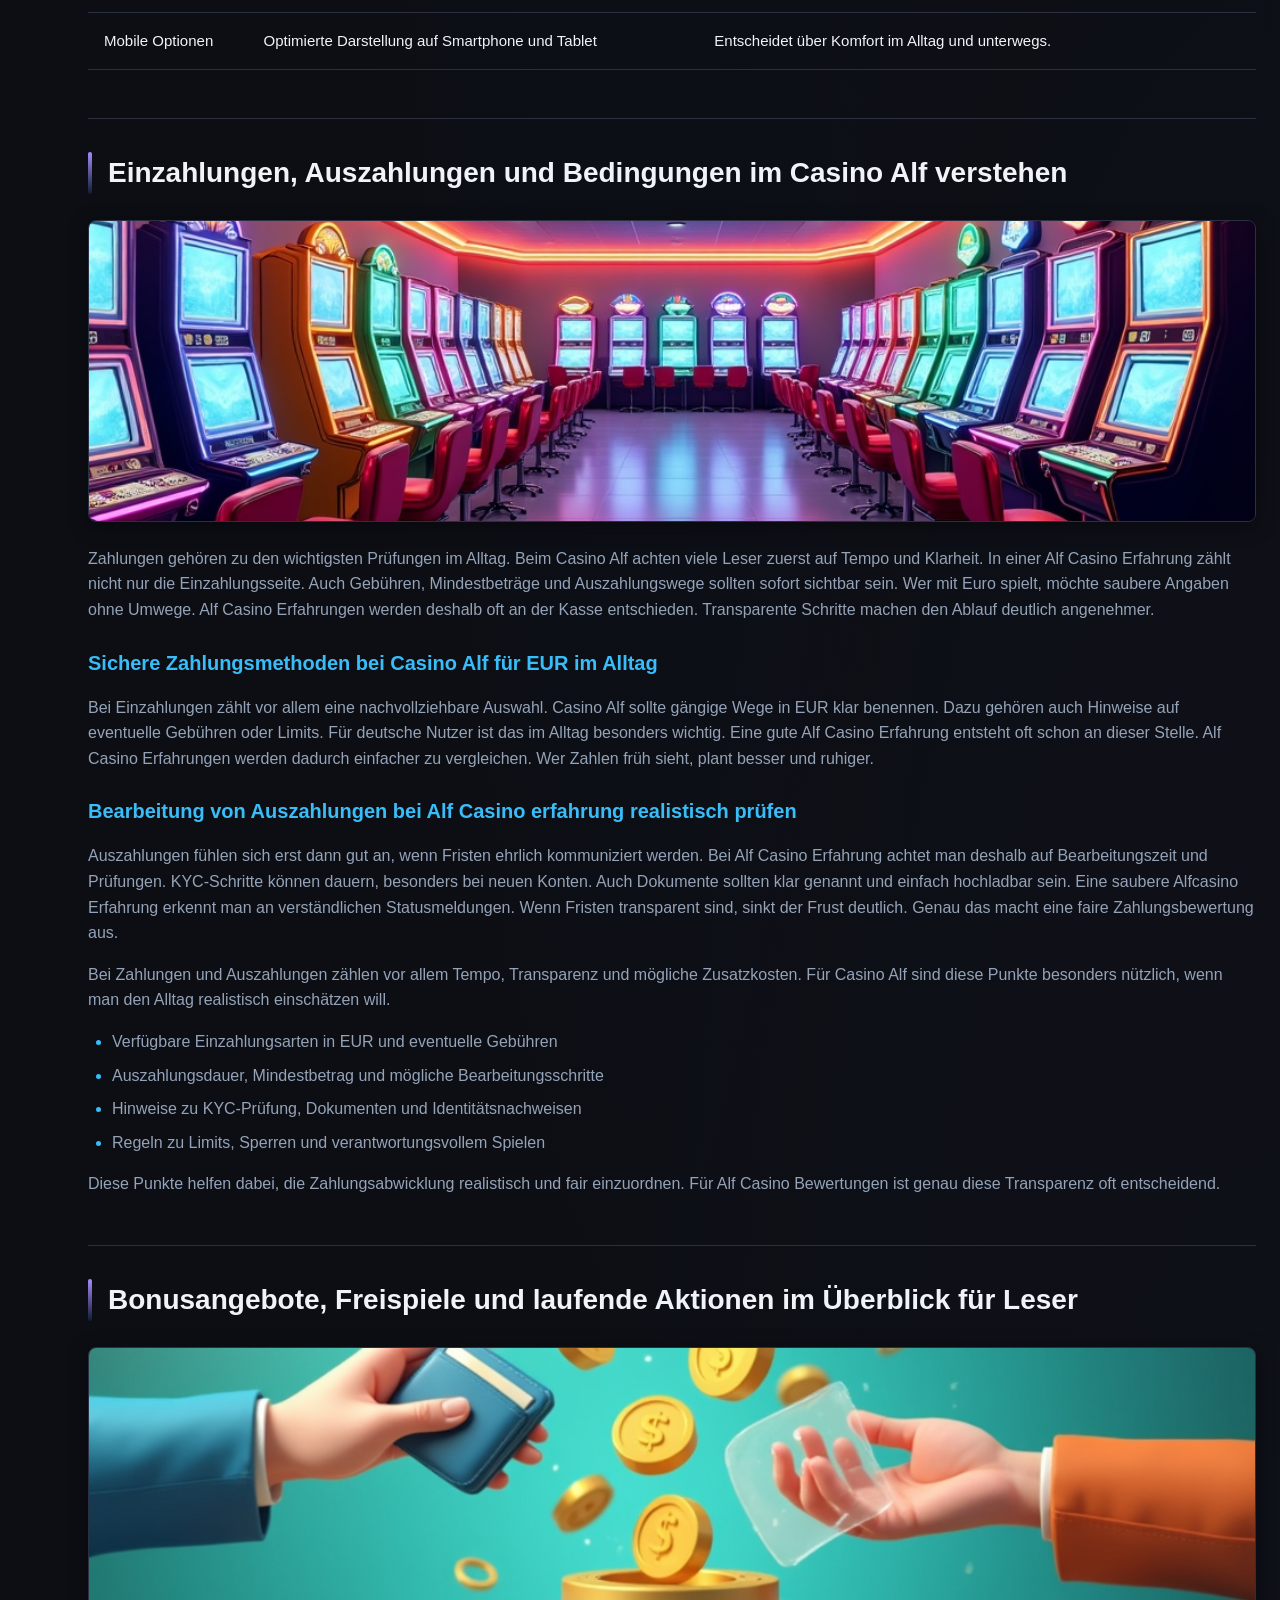
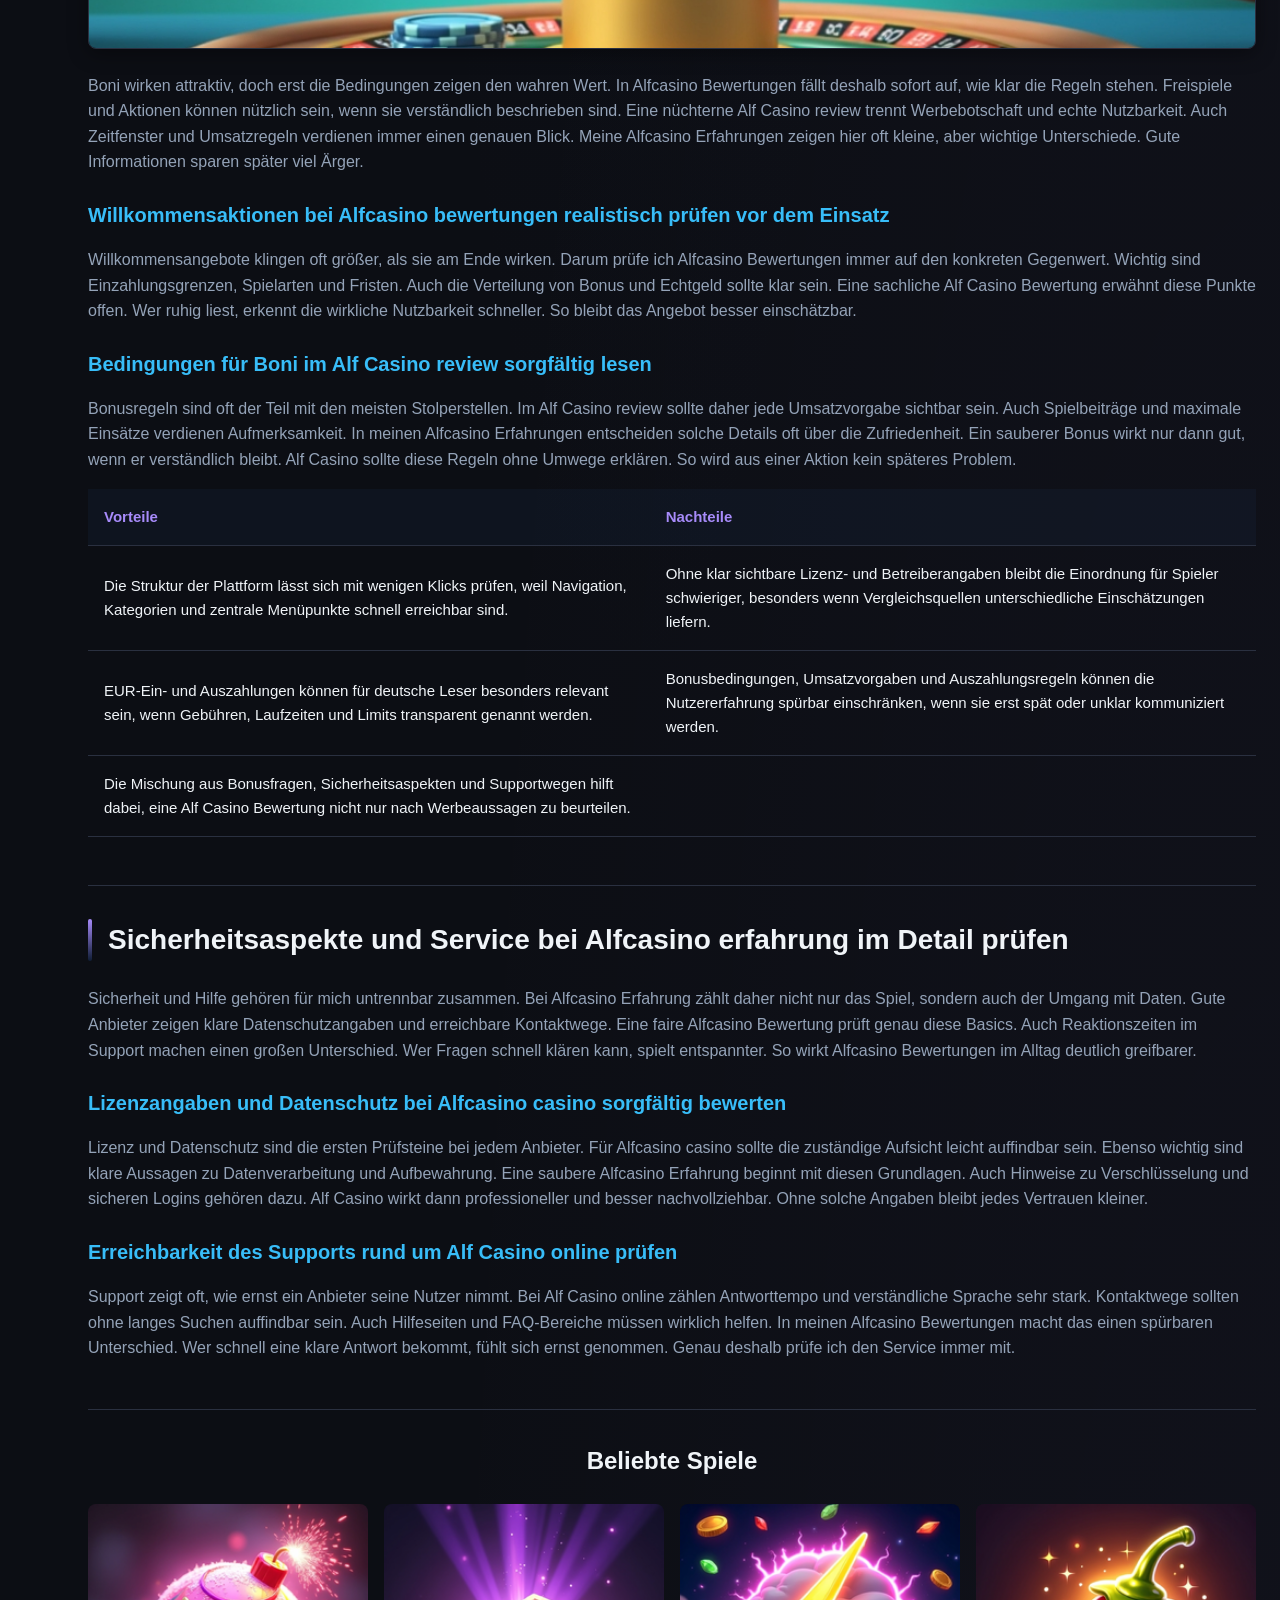
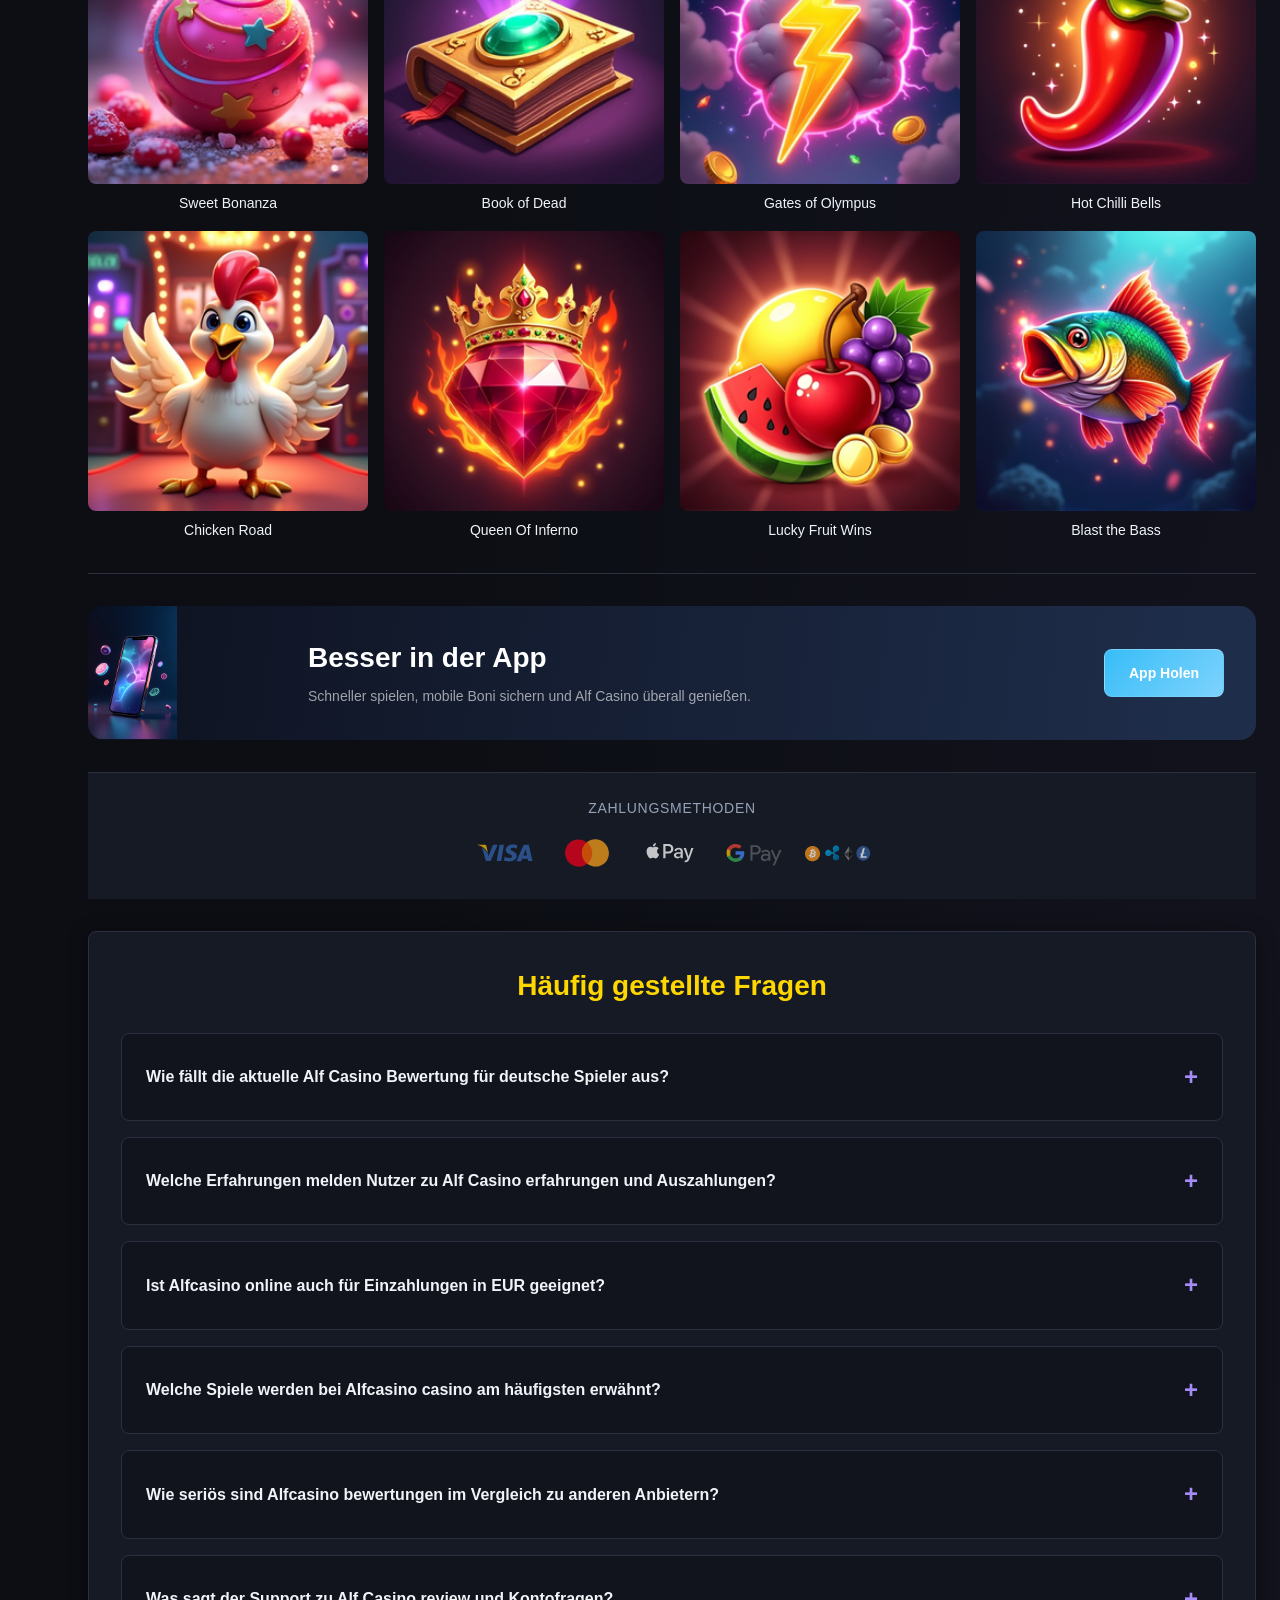
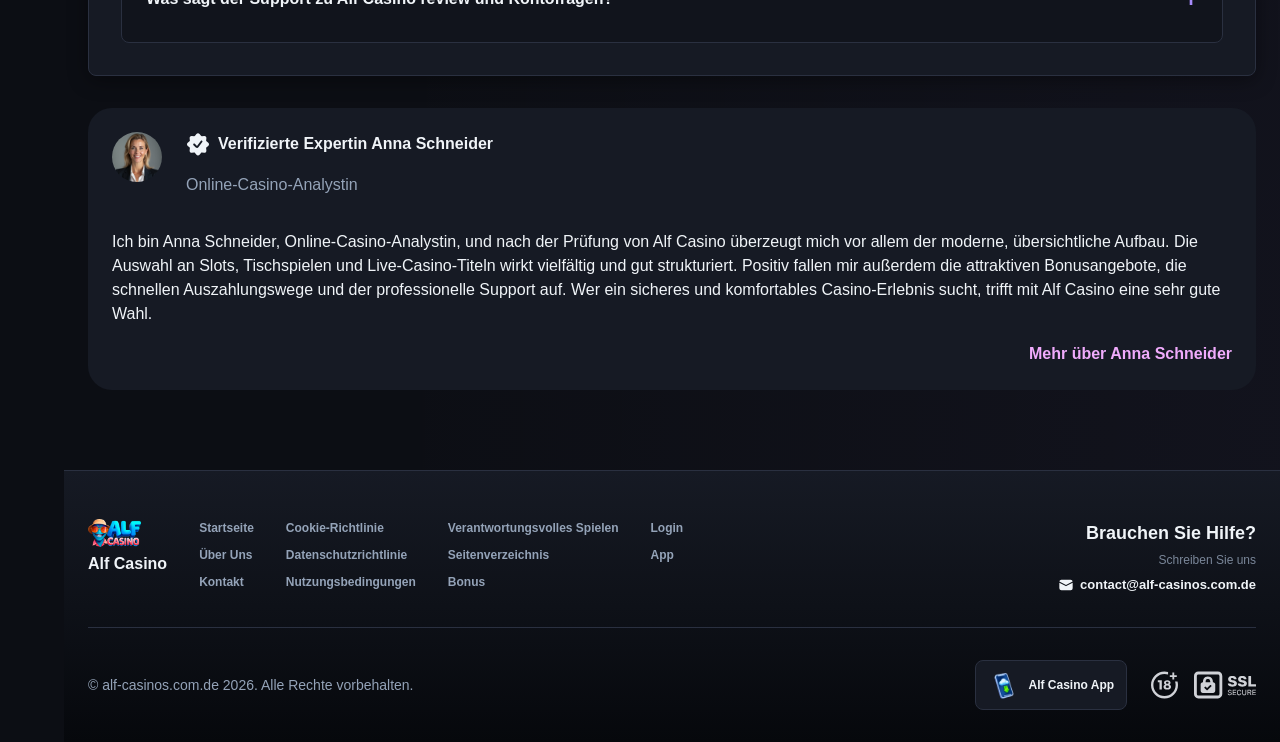
<file: de-DE/index.html>
<!DOCTYPE html>
<html lang="de">
<head>
    <meta charset="UTF-8">
    <meta name="viewport" content="width=device-width, initial-scale=1.0">
    <meta http-equiv="X-UA-Compatible" content="IE=edge">
    <meta name="robots" content="index, follow">
    <meta name="revisit-after" content="7 days">
    <title>Alf Casino - Offizielle Startseite für Spieler online</title>
    <meta name="title" content="Alf Casino - Offizielle Startseite für Spieler online">
    <meta name="description" content="Alf casino 🎰 seriös geprüft für Spieler aus Deutschland, mit Alfcasino bewertung zu Anmeldung, Spielen und Service. Jetzt Details lesen und vergleichen.">
    <meta name="keywords" content="Alfcasino, Alfcasino bewertungen, Alfcasino erfahrung, Alf casino erfahrung, Alf casino review, Alf casino bewertung, Casino alf, Alf casino online, Alfcasino casino bewertungen, Alf casino erfahrungen, Alfcasino casino, Alf casino">

    <link rel="canonical" href="https://osteopathie-schoenberg.de/de-DE/">

    <link rel="icon" type="image/png" sizes="32x32" href="/favicon-32x32.png">

    <meta property="og:title" content="Alf Casino - Offizielle Startseite für Spieler online">
    <meta property="og:description" content="Alf casino 🎰 seriös geprüft für Spieler aus Deutschland, mit Alfcasino bewertung zu Anmeldung, Spielen und Service. Jetzt Details lesen und vergleichen.">
    <meta property="og:type" content="website">
    <meta property="og:url" content="https://osteopathie-schoenberg.de/">
    <meta property="og:site_name" content="Alf Casino">
    <meta property="og:locale" content="de">
    <meta property="og:image" content="https://osteopathie-schoenberg.de/images/logo.png">

    <meta name="twitter:card" content="summary">
    <meta name="twitter:title" content="Alf Casino - Offizielle Startseite für Spieler online">
    <meta name="twitter:description" content="Alf casino 🎰 seriös geprüft für Spieler aus Deutschland, mit Alfcasino bewertung zu Anmeldung, Spielen und Service. Jetzt Details lesen und vergleichen.">
    <meta name="twitter:url" content="https://osteopathie-schoenberg.de/">
    <meta name="twitter:image" content="https://osteopathie-schoenberg.de/images/logo.png">

    <link rel="stylesheet" href="/css/style.css">

    <link rel="stylesheet" href="/css/layout.css">

<link rel="alternate" hreflang="x-default" href="https://osteopathie-schoenberg.de/">
<link rel="alternate" hreflang="de-DE" href="https://osteopathie-schoenberg.de/">
<link rel="alternate" hreflang="de-DE" href="https://osteopathie-schoenberg.de/de-DE/">
</head>
<body>
    <div class="nav-sidebar-10aa13fd isFull" id="navSidebar">
        <div class="nav-sidebar-content-10aa13fd">
            <div class="nav-sidebar-wrapped-10aa13fd">
                <div class="nav-sidebar-header-10aa13fd">
                    <button class="nav-sidebar-header-toggle-10aa13fd" aria-label="Toggle menu">
                        <span class="nav-sidebar-header-wrap-10aa13fd">
                            <svg class="m-icon-10aa13fd">
                                <use xlink:href="/assets/icons/sidebar/sprites.svg#hamburger-r"/>
                            </svg>
                        </span>
                    </button>
                </div>
                <div class="nav-sidebar-wrapped-content-10aa13fd hideScrollbar-10aa13fd">
                    <div class="divider-bottom-10aa13fd">
                        <div class="nav-card nav-sidebar-card--wrapped-10aa13fd">


                            <a href="/go" class="nav-card__button-10aa13fd"
                               title="Missionen" rel="noindex nofollow">
                                <img src="/assets/icons/sidebar/missions.webp"
                                     alt="Missionen Alf casino"
                                     title="Missionen Alf casino"
                                     class="nav-card__img-10aa13fd">
                            </a>
                        </div>
                    </div>

                        <div class="nav-sidebar-wrapped-item-10aa13fd">
                            <a href="/go" title="Alle Spiele"
                               class="nav-sidebar-icon-10aa13fd" rel="noindex nofollow">
                                <svg class="m-icon-10aa13fd">
                                    <use xlink:href="/assets/icons/sidebar/sprites.svg#all-games"/>
                                </svg>
                            </a>
                        </div>
                        <div class="nav-sidebar-wrapped-item-10aa13fd">
                            <a href="/go" title="Live"
                               class="nav-sidebar-icon-10aa13fd" rel="noindex nofollow">
                                <svg class="m-icon-10aa13fd">
                                    <use xlink:href="/assets/icons/sidebar/sprites.svg#live"/>
                                </svg>
                            </a>
                        </div>
                        <div class="nav-sidebar-wrapped-item-10aa13fd">
                            <a href="/go" title="Sport"
                               class="nav-sidebar-icon-10aa13fd" rel="noindex nofollow">
                                <svg class="m-icon-10aa13fd">
                                    <use xlink:href="/assets/icons/sidebar/sprites.svg#sport-soccer"/>
                                </svg>
                            </a>
                        </div>
                        <div class="nav-sidebar-wrapped-item-10aa13fd">
                            <a href="/go" title="E-Sport"
                               class="nav-sidebar-icon-10aa13fd" rel="noindex nofollow">
                                <svg class="m-icon-10aa13fd">
                                    <use xlink:href="/assets/icons/sidebar/sprites.svg#target-gamepad"/>
                                </svg>
                            </a>
                        </div>

                    <div class="divider-top-10aa13fd">
                        <a href="/go" title="Support"
                           class="nav-sidebar-support-wrapped-10aa13fd nav-sidebar-icon-10aa13fd" rel="noindex nofollow">
                            <svg class="m-icon-10aa13fd">
                                <use xlink:href="/assets/icons/sidebar/sprites.svg#support"/>
                            </svg>
                        </a>
                    </div>
                </div>
            </div>
        </div>
    </div>

    <div class="nav-sidebar-expanded-10aa13fd" id="navSidebarExpanded">
        <div class="nav-sidebar-header-10aa13fd">
            <button class="nav-sidebar-header-toggle-10aa13fd" aria-label="Close menu">
                <span class="nav-sidebar-header-wrap-10aa13fd">
                    <svg class="m-icon-10aa13fd">
                        <use xlink:href="/assets/icons/sidebar/sprites.svg#cross"/>
                    </svg>
                </span>
            </button>
                <a href="/de-DE/" class="nav-logo-10aa13fd nav-sidebar-header-logo-10aa13fd" title="Alf Casino">
                    <img src="/images/logo.png" alt="Alf Casino" title="Alf Casino">
                </a>
        </div>
        <div class="nav-sidebar-expanded-content-10aa13fd">
            <div class="nav-sidebar-expanded-scrollY-10aa13fd hideScrollbar-10aa13fd nav-sidebar-expanded--gap-10aa13fd">
                <div class="nav-sidebar-expanded-cards-10aa13fd">


                        <div class="nav-card nav-sidebar-card-10aa13fd">
                            <a href="/go" class="nav-card__button-10aa13fd"
                               title="Bonus" rel="noindex nofollow">
                                <img src="/assets/icons/sidebar/bonus.webp" alt="Bonus Alfcasino casino"
                                     title="Bonus Alfcasino casino" class="nav-card__img-10aa13fd">
                                <span class="nav-card__title-10aa13fd">Bonus</span>
                            </a>
                        </div>


                        <div class="nav-card nav-sidebar-card-10aa13fd">
                            <a href="/go" class="nav-card__button-10aa13fd"
                               title="Missionen" rel="noindex nofollow">
                                <img src="/assets/icons/sidebar/missions.webp" alt="Missionen Alf casino"
                                     title="Missionen Alf casino" class="nav-card__img-10aa13fd">
                                <span class="nav-card__title-10aa13fd">Missionen</span>
                            </a>
                        </div>

                    <div class="nav-sidebar-cards-grid-10aa13fd">


                            <div class="nav-card nav-sidebar-card-10aa13fd">
                                <a href="/go" class="nav-card__button-10aa13fd"
                                   title="Rad" rel="noindex nofollow">
                                    <img src="/assets/icons/sidebar/wheel.gif" alt="Rad Alf casino online"
                                         title="Rad Alf casino online" class="nav-card__img-10aa13fd">
                                    <span class="nav-card__title-10aa13fd">Rad</span>
                                </a>
                            </div>


                            <div class="nav-card nav-sidebar-card-10aa13fd">
                                <a href="/go" class="nav-card__button-10aa13fd"
                                   title="Treue" rel="noindex nofollow">
                                    <img src="/assets/icons/sidebar/loyalty.webp" alt="Treue Alfcasino casino"
                                         title="Treue Alfcasino casino" class="nav-card__img-10aa13fd">
                                    <span class="nav-card__title-10aa13fd">Treue</span>
                                </a>
                            </div>


                            <div class="nav-card nav-sidebar-card-10aa13fd">
                                <a href="/go" class="nav-card__button-10aa13fd"
                                   title="Cashback" rel="noindex nofollow">
                                    <img src="/assets/icons/sidebar/cashback.webp" alt="Cashback Casino alf"
                                         title="Cashback Casino alf" class="nav-card__img-10aa13fd">
                                    <span class="nav-card__title-10aa13fd">Cashback</span>
                                </a>
                            </div>


                            <div class="nav-card nav-sidebar-card-10aa13fd">
                                <a href="/go" class="nav-card__button-10aa13fd"
                                   title="VIP-Club" rel="noindex nofollow">
                                    <img src="/assets/icons/sidebar/vipclub.webp" alt="VIP-Club Alf casino review"
                                         title="VIP-Club Alf casino review" class="nav-card__img-10aa13fd">
                                    <span class="nav-card__title-10aa13fd">VIP-Club</span>
                                </a>
                            </div>


                            <div class="nav-card nav-sidebar-card-10aa13fd">
                                <a href="/go" class="nav-card__button-10aa13fd"
                                   title="Aktionen" rel="noindex nofollow">
                                    <img src="/assets/icons/sidebar/promotions.webp" alt="Aktionen Alf casino online"
                                         title="Aktionen Alf casino online" class="nav-card__img-10aa13fd">
                                    <span class="nav-card__title-10aa13fd">Aktionen</span>
                                </a>
                            </div>
                    </div>
                </div>

                <ul class="nav-sidebar-items-10aa13fd nav-sidebar-expanded-items-10aa13fd">
                        <li class="nav-sidebar-items-item">
                            <a href="/go" class="nav-sidebar-items-dropdown"
                               title="Alle Spiele" rel="noindex nofollow">
                                <div class="nav-sidebar-items-title-10aa13fd nav-sidebar-items-title--light-10aa13fd">
                                    <div class="m-icon-container-10aa13fd nav-sidebar-item-icon-10aa13fd">
                                        <svg class="m-icon-10aa13fd">
                                            <use xlink:href="/assets/icons/sidebar/sprites.svg#all-games"/>
                                        </svg>
                                    </div>
                                    <span>Alle Spiele</span>
                                </div>
                            </a>
                        </li>
                        <li class="nav-sidebar-items-item">
                            <a href="/go" class="nav-sidebar-items-dropdown"
                               title="Live" rel="noindex nofollow">
                                <div class="nav-sidebar-items-title-10aa13fd nav-sidebar-items-title--light-10aa13fd">
                                    <div class="m-icon-container-10aa13fd nav-sidebar-item-icon-10aa13fd">
                                        <svg class="m-icon-10aa13fd">
                                            <use xlink:href="/assets/icons/sidebar/sprites.svg#live"/>
                                        </svg>
                                    </div>
                                    <span>Live</span>
                                </div>
                            </a>
                        </li>
                        <li class="nav-sidebar-items-item">
                            <a href="/go" class="nav-sidebar-items-dropdown"
                               title="Sport" rel="noindex nofollow">
                                <div class="nav-sidebar-items-title-10aa13fd nav-sidebar-items-title--light-10aa13fd">
                                    <div class="m-icon-container-10aa13fd nav-sidebar-item-icon-10aa13fd">
                                        <svg class="m-icon-10aa13fd">
                                            <use xlink:href="/assets/icons/sidebar/sprites.svg#sport-soccer"/>
                                        </svg>
                                    </div>
                                    <span>Sport</span>
                                </div>
                            </a>
                        </li>
                        <li class="nav-sidebar-items-item">
                            <a href="/go" class="nav-sidebar-items-dropdown"
                               title="E-Sport" rel="noindex nofollow">
                                <div class="nav-sidebar-items-title-10aa13fd nav-sidebar-items-title--light-10aa13fd">
                                    <div class="m-icon-container-10aa13fd nav-sidebar-item-icon-10aa13fd">
                                        <svg class="m-icon-10aa13fd">
                                            <use xlink:href="/assets/icons/sidebar/sprites.svg#target-gamepad"/>
                                        </svg>
                                    </div>
                                    <span>E-Sport</span>
                                </div>
                            </a>
                        </li>
                </ul>

                <ul class="nav-sidebar-items-10aa13fd nav-sidebar-expanded-items-10aa13fd flex-1-10aa13fd"></ul>

                <div class="nav-sidebar-expanded-support-10aa13fd">
                    <div class="nav-sidebar-expanded-support-help-10aa13fd">
                        <a href="/go" title="Support"
                           class="m-button-10aa13fd m-button--success-10aa13fd m-button--m-10aa13fd nav-sidebar-support-10aa13fd"
                           rel="noindex nofollow">
                            <div class="m-button-content-10aa13fd">
                                <svg class="m-icon-10aa13fd">
                                    <use xlink:href="/assets/icons/sidebar/sprites.svg#support"/>
                                </svg>
                                Support
                            </div>
                        </a>
                    </div>
                </div>

                <div class="nav-sidebar-expanded-app-links-10aa13fd">
                    <a href="/go" class="footer-app-button-10aa13fd"
                       title="Alf Casino App" rel="noindex nofollow">
                        <img class="footer-app-button-image-10aa13fd"
                             alt="Alf Casino App"
                             title="Alf Casino App"
                             src="/assets/icons/mobile/app-button-icon.webp">
                        <div class="footer-app-button-text-10aa13fd">
                            <p class="m-text-10aa13fd m-fs12-10aa13fd m-fw700-10aa13fd m-lh160-10aa13fd footer-app-button-title-10aa13fd">Alf Casino App</p>
                            <p class="m-text-10aa13fd m-fs10-10aa13fd m-fw500-10aa13fd m-lh160-10aa13fd footer-app-button-description-10aa13fd"
                               style="color: #ffffff;">Installieren Sie unsere App</p>
                        </div>
                    </a>
                </div>
            </div>
        </div>
    </div>

    <div class="bottom-overlays-10aa13fd">
        <div class="bottom-action-buttons-10aa13fd bottom-overlays__action-buttons-10aa13fd">
            <div class="bottom-communication-button-10aa13fd">
                <button class="m-button-10aa13fd m-gradient-border m-button--secondary-10aa13fd m-button--m-10aa13fd scroll-top-btn-10aa13fd"
                        aria-label="Scroll to top" title="Scroll to top">
                    <div class="m-icon-container-10aa13fd">
                        <span class="scroll-top-arrow-10aa13fd">&uarr;</span>
                    </div>
                </button>
            </div>
        </div>

        <nav class="mobile-nav-10aa13fd" aria-label="Mobile navigation">
            <div class="mobile-nav-wrap-10aa13fd">
                <a href="/go" title="Alle Spiele"
                   rel="noindex nofollow" target="_blank">
                    <div class="mobile-nav-item-10aa13fd">
                        <div class="mobile-nav-item__icon-wrap-10aa13fd">
                            <svg class="m-icon-10aa13fd m-icon-loadable mobile-nav-item__icon-10aa13fd">
                                <use xlink:href="/assets/icons/sidebar/sprites.svg#all-games"/>
                            </svg>
                        </div>
                        <p class="m-text-10aa13fd m-fs10-10aa13fd m-fw600-10aa13fd m-lh160-10aa13fd m-text-center-10aa13fd mobile-nav-item__text-10aa13fd">Alle Spiele</p>
                    </div>
                </a>

                <a href="/go" title="Sport"
                   rel="noindex nofollow" target="_blank">
                    <div class="mobile-nav-item-10aa13fd">
                        <div class="mobile-nav-item__icon-wrap-10aa13fd">
                            <svg class="m-icon-10aa13fd m-icon-loadable mobile-nav-item__icon-10aa13fd">
                                <use xlink:href="/assets/icons/sidebar/sprites.svg#sport-soccer"/>
                            </svg>
                        </div>
                        <p class="m-text-10aa13fd m-fs10-10aa13fd m-fw600-10aa13fd m-lh160-10aa13fd m-text-center-10aa13fd mobile-nav-item__text-10aa13fd">Sport</p>
                    </div>
                </a>

                <div class="mobile-nav-item-10aa13fd">
                    <a href="/go"
                       class="m-button-10aa13fd m-gradient-border m-button--primary-10aa13fd m-button--m-10aa13fd mobile-nav-item__icon-wrap-10aa13fd"
                       title="Seite besuchen"
                       rel="noindex nofollow" target="_blank">
                        <div class="m-button-content-10aa13fd">
                            <svg class="m-icon-10aa13fd m-icon-loadable mobile-nav-item__icon-10aa13fd">
                                <use xlink:href="/assets/icons/sidebar/sprites.svg#person"/>
                            </svg>
                        </div>
                    </a>
                    <p class="m-text-10aa13fd m-fs10-10aa13fd m-fw600-10aa13fd m-lh160-10aa13fd m-text-center-10aa13fd mobile-nav-item__text-10aa13fd">Seite besuchen</p>
                </div>

                <a href="/go" title="Bonus"
                   rel="noindex nofollow" target="_blank">
                    <div class="mobile-nav-item-10aa13fd">
                        <div class="mobile-nav-item__icon-wrap-10aa13fd">
                            <svg class="m-icon-10aa13fd m-icon-loadable mobile-nav-item__icon-10aa13fd">
                                <use xlink:href="/assets/icons/sidebar/sprites.svg#gift"/>
                            </svg>
                        </div>
                        <p class="m-text-10aa13fd m-fs10-10aa13fd m-fw600-10aa13fd m-lh160-10aa13fd m-text-center-10aa13fd mobile-nav-item__text-10aa13fd">Bonus</p>
                    </div>
                </a>

                <a href="/go" title="Missionen"
                   rel="noindex nofollow" target="_blank">
                    <div class="mobile-nav-item-10aa13fd">
                        <div class="mobile-nav-item__icon-wrap-10aa13fd">
                            <svg class="m-icon-10aa13fd m-icon-loadable mobile-nav-item__icon-10aa13fd">
                                <use xlink:href="/assets/icons/sidebar/sprites.svg#activities"/>
                            </svg>
                        </div>
                        <p class="m-text-10aa13fd m-fs10-10aa13fd m-fw600-10aa13fd m-lh160-10aa13fd m-text-center-10aa13fd mobile-nav-item__text-10aa13fd">Missionen</p>
                    </div>
                </a>
            </div>
        </nav>
    </div>


    <div class="site-wrapper-10aa13fd with-sidebar-10aa13fd">
<nav class="main-nav-10aa13fd">
    <div class="main-nav-content-10aa13fd">
        <div class="main-nav-content-left-10aa13fd">
            <button class="main-nav-content-toggle-10aa13fd nav-sidebar-header-toggle-10aa13fd" aria-label="Toggle menu" aria-expanded="false">
                <svg class="m-icon-10aa13fd m-icon-loadable">
                    <use xlink:href="/assets/icons/sidebar/sprites.svg#hamburger"/>
                </svg>
            </button>

            <a href="/de-DE/" class="nav-logo-10aa13fd main-nav-logo-10aa13fd" title="Alf Casino">
                <img src="/images/logo.png" alt="Alf Casino" title="Alf Casino">
            </a>
        </div>

        <div class="main-nav-content-center-10aa13fd">
            <a href="/de-DE/" class="nav-link-10aa13fd" title="Startseite">Startseite</a>
            <a href="/app/" class="nav-link-10aa13fd" title="App">App</a>
            <a href="/bonus/" class="nav-link-10aa13fd" title="Bonus">Bonus</a>
            <a href="/login/" class="nav-link-10aa13fd" title="Login">Login</a>
        </div>

        <div class="main-nav-content-auth-10aa13fd">
            <a class="m-button-10aa13fd m-gradient-border m-button--primary-10aa13fd m-button--s-10aa13fd"
               href="/go" title="Seite besuchen"
               rel="noindex nofollow" target="_blank">
                <div class="m-button-content-10aa13fd">Seite besuchen</div>
            </a>
        </div>
    </div>
</nav>
        <main class="main-content-10aa13fd">
<article class="page-content-10aa13fd">
    <div class="container-10aa13fd">


<section class="lobby-banners-10aa13fd">
    <div class="lobby-slider-10aa13fd" style="--max-slide-width:auto;--bp-xxxl-plus:33.3333%;--slides-xxxl-plus:3;--bp-xxxl:33.3333%;--slides-xxxl:3;--bp-xxl:33.3333%;--slides-xxl:3;--bp-xl-2:33.3333%;--slides-xl-2:3;--bp-xl:100%;--slides-xl:1;--bp-l:100%;--slides-l:1;--bp-m:100%;--slides-m:1;--bp-s:100%;--slides-s:1;--bp-xs:100%;--slides-xs:1;--bp-xxs:100%;--slides-xxs:1;">
        <div class="lobby-slider__scroll-wrap-10aa13fd">
            <div class="lobby-slider__scroll-box-10aa13fd">
                <div class="lobby-slider__slide-10aa13fd">
                    <div class="lobby-slider__slide-content-10aa13fd">
                        <div class="lobby-banners__banner">
                            <div class="lobby-banner-10aa13fd">
                                <div class="lobby-banner-picture-10aa13fd lobby-banner__image-10aa13fd">
                                    <picture class="banner-picture-10aa13fd">
                                        <img src="/assets/banners/play-jonny.webp" alt="Sign Up Alf casino bewertung" title="Sign Up Alf casino bewertung" fetchpriority="high" loading="eager" decoding="async">
                                    </picture>
                                </div>
                                <div class="lobby-banner__content-10aa13fd">
                                    <div class="lobby-badge-10aa13fd lobby-badge--secondary-10aa13fd lobby-badge--m-10aa13fd">
                                        <div class="lobby-badge-content-10aa13fd">
                                            <div class="lobby-badge-text-10aa13fd">Sign Up</div>
                                        </div>
                                    </div>
                                    <div class="lobby-banner__text-10aa13fd">
                                        <p class="lobby-banner-text-10aa13fd lobby-banner-text--header-10aa13fd" style="color:var(--color-at400);">
                                            up to 450 EUR
                                        </p>
                                        <p class="lobby-banner-text-10aa13fd lobby-banner-text--body-10aa13fd" style="color:var(--color-at400);">
                                            + 250 Free Spins
                                        </p>
                                    </div>
                                    <a href="/go" rel="noindex nofollow" target="_blank" class="lobby-btn-10aa13fd lobby-btn--primary-10aa13fd lobby-btn--s-10aa13fd" title="Sign Up Seite besuchen">
                                        <div class="lobby-btn-content-10aa13fd">Seite besuchen</div>
                                    </a>
                                </div>
                            </div>
                        </div>
                    </div>
                </div>
                <div class="lobby-slider__slide-10aa13fd">
                    <div class="lobby-slider__slide-content-10aa13fd">
                        <div class="lobby-banners__banner">
                            <div class="lobby-banner-10aa13fd">
                                <div class="lobby-banner-picture-10aa13fd lobby-banner__image-10aa13fd">
                                    <picture class="banner-picture-10aa13fd">
                                        <img src="/assets/banners/play-jonny-casino.webp" alt="50% Highroller Bonus Casino alf" title="50% Highroller Bonus Casino alf" loading="lazy" fetchpriority="low" decoding="async">
                                    </picture>
                                </div>
                                <div class="lobby-banner__content-10aa13fd">
                                    <div class="lobby-badge-10aa13fd lobby-badge--secondary-10aa13fd lobby-badge--m-10aa13fd">
                                        <div class="lobby-badge-content-10aa13fd">
                                            <div class="lobby-badge-text-10aa13fd">50% Highroller Bonus</div>
                                        </div>
                                    </div>
                                    <div class="lobby-banner__text-10aa13fd">
                                        <p class="lobby-banner-text-10aa13fd lobby-banner-text--header-10aa13fd" style="color:var(--color-at400);">
                                            up to 500 EUR
                                        </p>
                                    </div>
                                    <a href="/go" rel="noindex nofollow" target="_blank" class="lobby-btn-10aa13fd lobby-btn--primary-10aa13fd lobby-btn--s-10aa13fd" title="50% Highroller Bonus Seite besuchen">
                                        <div class="lobby-btn-content-10aa13fd">Seite besuchen</div>
                                    </a>
                                </div>
                            </div>
                        </div>
                    </div>
                </div>
                <div class="lobby-slider__slide-10aa13fd">
                    <div class="lobby-slider__slide-content-10aa13fd">
                        <div class="lobby-banners__banner">
                            <div class="lobby-banner-10aa13fd">
                                <div class="lobby-banner-picture-10aa13fd lobby-banner__image-10aa13fd">
                                    <picture class="banner-picture-10aa13fd">
                                        <img src="/assets/banners/playjonny.webp" alt="Cashback Casino alf" title="Cashback Casino alf" loading="lazy" fetchpriority="low" decoding="async">
                                    </picture>
                                </div>
                                <div class="lobby-banner__content-10aa13fd">
                                    <div class="lobby-badge-10aa13fd lobby-badge--secondary-10aa13fd lobby-badge--m-10aa13fd">
                                        <div class="lobby-badge-content-10aa13fd">
                                            <div class="lobby-badge-text-10aa13fd">Cashback</div>
                                        </div>
                                    </div>
                                    <div class="lobby-banner__text-10aa13fd">
                                        <p class="lobby-banner-text-10aa13fd lobby-banner-text--header-10aa13fd" style="color:var(--color-at400);">
                                            10% Weekly Cashback
                                        </p>
                                    </div>
                                    <a href="/go" rel="noindex nofollow" target="_blank" class="lobby-btn-10aa13fd lobby-btn--primary-10aa13fd lobby-btn--s-10aa13fd" title="Cashback Seite besuchen">
                                        <div class="lobby-btn-content-10aa13fd">Seite besuchen</div>
                                    </a>
                                </div>
                            </div>
                        </div>
                    </div>
                </div>
            </div>
        </div>
    </div>
</section>

<section class="recent-big-wins-section-10aa13fd">
    <div class="recent-big-wins-slider-10aa13fd"
         data-asset-pools='{"avatar_files": ["40x40.0.webp", "40x40.1.webp", "40x40.2.webp", "40x40.3.webp", "40x40.4.webp", "40x40.5.webp", "40x40.6.webp", "40x40.7.webp", "40x40.8.webp", "40x40.9.webp", "40x40.10.webp", "40x40.11.webp", "40x40.12.webp", "40x40.13.webp", "40x40.14.webp"], "currency": "EUR", "game_icons": ["inout.webp", "penguinking.webp", "penguinking1.webp", "shadylady.oops.webp", "softswiss.1spin4win-LuckyFruitWins100_designed.webp", "softswiss.scatterkings-GoldLuckSizzlingSevens.webp", "softswiss.softswiss-AllLuckyClover100_designed.webp", "softswiss.softswiss-BurningChilliX_designed.webp", "softswiss.softswiss-HotChilliBells_designed.webp", "softswiss.webp", "spinomenal.SlotMachine_ZeusUnchainedHoldHit_designed.webp", "spinomenal.webp"], "game_names": ["Chicken Road", "Super Cash Boost: Hold \u0026 Win", "Break the Piggy Bank", "Oops", "Lucky Fruit Wins 100", "Inferno Sevens", "All Lucky Clovers 100", "Burning Chilli X", "Hot Chilli Bells", "Blast the Bass", "Zeus Unchained - Hold \u0026 Hit", "Queen Of Inferno"], "max_amount": 500, "min_amount": 50, "usernames": ["LuckyAce", "BigWin88", "SlotMaster", "JackpotHero", "Player777", "Gl\u00fccksPilz", "Zocker99", "GewinnerDE", "Jackpot_King", "Gl\u00fcckskind", "CasinoK\u00f6nig", "SternZocker", "Winner2024", "Lucky_Bet", "SpinHero", "MegaGewinn", "GoldJackpot", "ReelRider", "TopZocker7", "Pokal777", "Aceslot", "Gl\u00fccksTreffer", "CashKingDE", "SpinGuru88", "BingoBoss"]}'
         data-keywords='["Alf casino", "Alfcasino", "Alf casino erfahrungen", "Alf casino bewertung", "Alf casino online", "Alf casino erfahrung", "Alfcasino bewertungen", "Alfcasino casino", "Alfcasino erfahrung", "Alfcasino casino bewertungen", "Alf casino review", "Casino alf"]'
         data-auto-rotate="true"
         data-interval="3000"
         style="--perRow: 5; --duration: 0.6s; --perRowDefault: 5; --perRowMiddle: 4; --perRowMin: 3;">

        <!-- Header with title and controls -->
        <div class="recent-big-wins-header-10aa13fd">
            <div class="recent-big-wins-header__title-10aa13fd">
                <svg class="bw-icon-10aa13fd">
                    <use xlink:href="/assets/icons/sidebar/sprites.svg#big-wins"/>
                </svg>
                Große Gewinne
            </div>
            <div class="recent-big-wins-header__control-10aa13fd">
                <div class="bw-prev-next-arrows-10aa13fd">
                    <button class="bw-arrow-btn-10aa13fd"
                            aria-label="Slide prev"
                            data-slider-action="prev">
                        <span class="bw-icon-container-10aa13fd">
                            <svg class="bw-icon-10aa13fd bw-chevron-10aa13fd" style="transform: rotate(270deg);">
                                <use xlink:href="/assets/icons/sidebar/sprites.svg#chevron"/>
                            </svg>
                        </span>
                    </button>
                    <button class="bw-arrow-btn-10aa13fd"
                            aria-label="Slide next"
                            data-slider-action="next">
                        <span class="bw-icon-container-10aa13fd">
                            <svg class="bw-icon-10aa13fd bw-chevron-10aa13fd" style="transform: rotate(90deg);">
                                <use xlink:href="/assets/icons/sidebar/sprites.svg#chevron"/>
                            </svg>
                        </span>
                    </button>
                </div>
            </div>
        </div>

        <!-- Slider container (populated dynamically by JS) -->
        <div class="recent-big-wins-slider__cards-10aa13fd" data-slider-cards>
        </div>
    </div>
</section>

        <header class="page-header-10aa13fd">
            <h1>Umfassende Alf Casino Bewertung mit Erfahrungen und aktuellen Einschätzungen</h1>
            <div class="intro-10aa13fd">
                <p>Im Mai 2026 bleibt die Suche nach verlässlichen Casino-Infos in Deutschland lebhaft. Gerade deshalb fällt Alf Casino schnell auf. Meine ersten Alf Casino Erfahrungen zeigen eine Seite mit klaren Wegen. Auch die Alfcasino Erfahrungen anderer Leser drehen sich oft um Tempo und Übersicht. Beim ersten Blick zählt für mich die Struktur mehr als laute Versprechen. So lässt sich eine Alf Casino Bewertung nüchtern beginnen. Der Eindruck wirkt direkt, aber nicht überladen.</p>
                <p>Besonders wichtig sind dabei konkrete Punkte wie Menülogik, Zahlungswege und Hilfeseiten. In meiner Alfcasino Betrachtung fällt zuerst die mobile Darstellung auf. Wer Alfcasino online nutzt, merkt schnell, ob Wege logisch aufgebaut sind. Auch eine gute Alfcasino Bewertung lebt von Details statt von Werbesprache. Deshalb prüfe ich Angaben zu Lizenz, Support und Limits sehr genau. Solche Punkte prägen jede Alfcasino Erfahrung im Alltag. Am Ende zählt ein ruhiger, sauberer Gesamteindruck.</p>
            </div>
        </header>

        <div class="hero-image-10aa13fd">
            <img src="/images/alf_casino_bewertung_hauptbild.png" alt="Alf casino bewertung" title="Alf casino bewertung" loading="lazy">
        </div>

        <section class="content-section-10aa13fd card-10aa13fd">
            <h2>Detaillierte Alf Casino bewertung für Spieler aus Deutschland</h2>


            <p>Für deutsche Nutzer zählen bei Alf Casino zuerst Klarheit und Alltagstauglichkeit. Eine seriöse Alf Casino Bewertung beginnt mit sichtbaren Informationen und verständlichen Wegen. Wer auf einer Seite spielt, möchte keine Rätsel bei Regeln oder Zuständigkeiten. Genau dort helfen Alf Casino Erfahrungen aus dem direkten Blick. Auch kleinere Hinweise zu Limits und Kontodaten sind wichtig. Eine gute Alf Casino Bewertung erkennt man an sauberen Angaben. Der erste Eindruck wirkt hier eher sachlich als laut.</p>

                
        <h3>Erste Eindrücke aus Alf Casino erfahrungen im Praxischeck</h3>
            <p>Ein erster Praxischeck startet bei der Startseite und den Hauptmenüs. In meinen Alf Casino Erfahrungen zähle ich jede unnötige Hürde sofort mit. Wege zu Spielen, Konto und Hilfe sollten ohne Umwege erreichbar sein. Bei Alf Casino merkt man schnell, ob die Navigation logisch wirkt. Auch kleine Texte zu Regeln geben schon früh Orientierung. Solche Details prägen jede echte Alf Casino Erfahrungen aus dem Alltag. Wer hier sauber arbeitet, spart später viele Klicks.</p>



                
        <h3>Besondere Stärken von Alf Casino bewertung für neue Nutzer</h3>
            <p>Neue Nutzer achten meist auf Ruhe statt auf Effekthascherei. Eine gute Alf Casino Bewertung hebt deshalb Übersicht und verständliche Sprache hervor. Beim Einstieg helfen klare Kategorien und kurze Erklärungen sehr. Alf Casino kann hier punkten, wenn Bonus und Konto sauber getrennt sind. Auch sichtbare Informationen zu Zahlung und Support schaffen Vertrauen. In meinen Alf Casino Erfahrungen wirkt das besonders bei Erstbesuchern. Je weniger Suche nötig ist, desto angenehmer bleibt der Start.</p>



                
        <div class="table-wrapper-10aa13fd">
            <table class="content-table-10aa13fd">
                <caption>Lizenz- und Sicherheitsübersicht</caption>

                <thead>
                    <tr>
                            <th>Merkmal</th>
                            <th>Prüfpunkte</th>
                            <th>Bedeutung für Leser</th>
                    </tr>
                </thead>

                <tbody>
                        <tr>
                                <td>Lizenz und Regulator</td>
                                <td>Zuständige Behörde, Lizenznummer und Geltungsbereich im Impressum prüfen</td>
                                <td>Damit lässt sich erkennen, ob der Betrieb klar zugeordnet werden kann.</td>
                        </tr>
                        <tr>
                                <td>Unternehmensdaten</td>
                                <td>Betreiberfirma, Sitz, Kontaktwege und verantwortliche Angaben kontrollieren</td>
                                <td>So wird nachvollziehbar, wer für Abläufe und Anfragen zuständig ist.</td>
                        </tr>
                        <tr>
                                <td>Sicherheitsverschlüsselung</td>
                                <td>HTTPS, Zertifikate und geschützte Übertragung beim Login beachten</td>
                                <td>Das reduziert Risiken bei sensiblen Daten und Kontoanmeldungen.</td>
                        </tr>
                        <tr>
                                <td>KYC und AML</td>
                                <td>Hinweise zu Ausweisprüfung, Adressnachweis und Geldwäschekontrolle lesen</td>
                                <td>Diese Prozesse beeinflussen Auszahlungen und die Kontosicherheit direkt.</td>
                        </tr>
                        <tr>
                                <td>Spielerschutzwerkzeuge</td>
                                <td>Limits, Selbstausschluss und Hinweise zu verantwortungsvollem Spiel ansehen</td>
                                <td>Solche Funktionen helfen bei Kontrolle und realistischer Nutzung.</td>
                        </tr>
                </tbody>
            </table>
        </div>



        </section>
        <section class="content-section-10aa13fd card-10aa13fd">
            <h2>So wirkt Alf Casino online bei Anmeldung und Bedienung</h2>

            <div class="section-image-10aa13fd">
                <img src="/images/alf_casino_bewertung_spieler.png" alt="Alf casino erfahrungen" title="Alf casino erfahrungen" loading="lazy">
            </div>

            <p>Beim Zugang entscheidet oft die erste Minute über das Gefühl zur Plattform. Alf Casino online sollte darum ohne unnötige Umwege funktionieren. Eine klare Registrierung wirkt sofort entspannend und spart Zeit. Auch Alfcasino erscheint dann glaubwürdiger, wenn die Schritte logisch aufeinander folgen. Für Alf Casino online zählt außerdem die mobile Ansicht sehr stark. Kleine Ladepausen fallen sofort auf, wenn man mit dem Handy testet. Gute Bedienung bleibt ruhig, selbst wenn viele Menüs offen sind.</p>

                
        <h3>Übersichtliche Navigation bei Alf Casino online auf allen Geräten</h3>
            <p>Auf dem Smartphone fällt Übersicht noch stärker auf als am Desktop. Alf Casino online muss deshalb mit Daumen und Auge gleichermaßen funktionieren. Große Schaltflächen und saubere Kategorien helfen beim schnellen Wechsel. In Alfcasino Bewertungen zeigt sich oft, ob die Struktur wirklich trägt. Auch die Lesbarkeit von Texten entscheidet über den Alltagseindruck. Bei Alf Casino online zählen solche Kleinigkeiten mehr als bunte Effekte. Wer unterwegs spielt, merkt sofort jede unnötige Verzweigung.</p>



                
        <h3>Wichtige Schritte im Konto bei Alfcasino erfahrung nachvollziehen</h3>
            <p>Ein Konto wirkt nur dann einfach, wenn die Schritte klar bleiben. Für eine saubere Alfcasino Erfahrung gehören Registrierung, Login und Profilpflege zusammen. Danach sollten Einzahlungen und Limits ohne Suchspiel erreichbar sein. Ich achte bei Alfcasino Erfahrungen besonders auf die Reihenfolge der Menüs. Auch Hilfetexte im Konto sind für neue Nutzer sehr nützlich. Bei Alf Casino hilft eine ruhige Führung durch alle Pflichtfelder. So entsteht schneller Sicherheit beim ersten vollständigen Durchlauf.</p>



                
        <p>Für die Einordnung der Plattform hilft ein klarer Ablauf, der die wichtigsten Prüfpunkte ordnet. Gerade bei Alf Casino online lassen sich so Stärken und Schwächen sauberer vergleichen.</p>
        <ol class="content-list-10aa13fd content-list--ordered">
                <li>Registrierung, Login und erste Orientierung in wenigen Minuten prüfen</li>
                <li>Menüführung, Kategorien und Suchfunktionen auf Klarheit bewerten</li>
                <li>Mobile Darstellung und Ladeverhalten auf Smartphone testen</li>
                <li>Bonuswege, Limits und Bedingungen direkt mitlesen</li>
                <li>Supportzugang und Hilfeseiten im Alltag gegenchecken</li>
        </ol>
        <p>So bleibt die Bewertung nachvollziehbar und nicht von Einzelmeinungen abhängig. Gerade bei Alfcasino ist dieser Ablauf für eine faire Alfcasino Bewertung hilfreich.</p>



        </section>
        <section class="content-section-10aa13fd card-10aa13fd">
            <h2>Spielangebot und Software bei Alfcasino casino im Überblick</h2>

            <div class="section-image-10aa13fd">
                <img src="/images/alf_casino_online_anmeldung_bedienung.png" alt="Alf casino online" title="Alf casino online" loading="lazy">
            </div>

            <p>Das Spielangebot entscheidet oft über den zweiten Blick auf eine Plattform. Bei Alfcasino casino zählen Vielfalt, Anbieter und klare Sortierung. Spieler möchten Genres schnell finden und nicht lange suchen. Eine gute Alfcasino casino Bewertung prüft deshalb mehr als nur die Anzahl. Auch Spieltypen und mobile Verfügbarkeit sind wichtig. In meinen Alfcasino casino Bewertungen wirkt ein sauberes Portfolio überzeugender als ein wildes Sammelsurium. So bleibt die Nutzung angenehm und planbar.</p>

                
        <h3>Beliebte Slots und Tischspiele bei Alfcasino casino entdecken</h3>
            <p>Viele Besucher starten mit Slots, weil dort der Einstieg leicht fällt. Alfcasino casino sollte hier unterschiedliche Themen und Einsatzstufen bieten. Tischspiele sind für viele Spieler der ruhigere Gegenpol. In einer Alf Casino Erfahrung zählen gerade diese Klassiker oft sehr viel. Auch Suchfilter helfen, passende Titel schneller zu finden. Alfcasino Bewertungen werden dadurch verständlicher und konkreter. Wer Genres trennt, macht die Auswahl sofort leichter.</p>



                
        <h3>Anbieterqualität und Spielvielfalt in Alfcasino casino bewertungen einordnen</h3>
            <p>Nicht jeder Katalog wirkt gleich hochwertig, selbst bei ähnlicher Spielzahl. Bei Alfcasino casino Bewertungen schaue ich deshalb auf bekannte Studios und Vielfalt. Gute Software zeigt sich oft an stabilen Ladezeiten und klaren Regeln. Auch mobile Varianten müssen ohne Brüche laufen. Eine gute Alfcasino Bewertung berücksichtigt genau solche technischen Details. Alf Casino gewinnt an Wert, wenn der Mix aus Studio, Tempo und Auswahl stimmt. So entsteht ein realistisches Bild vom Angebot.</p>



                
        <div class="table-wrapper-10aa13fd">
            <table class="content-table-10aa13fd">
                <caption>Spielangebot und Softwarepartner</caption>

                <thead>
                    <tr>
                            <th>Bereich</th>
                            <th>Erwartete Angaben</th>
                            <th>Relevanz</th>
                    </tr>
                </thead>

                <tbody>
                        <tr>
                                <td>Softwareanbieter</td>
                                <td>Namen bekannter Studios und Suchfunktion nach Herstellern</td>
                                <td>Zeigt Herkunft, Vielfalt und technische Qualität der Spiele.</td>
                        </tr>
                        <tr>
                                <td>Slot-Kategorien</td>
                                <td>Klassische, moderne und thematische Automaten</td>
                                <td>Hilft beim Vergleich mit anderen Portalen und dem persönlichen Geschmack.</td>
                        </tr>
                        <tr>
                                <td>Live-Dealer-Spiele</td>
                                <td>Tische mit echten Croupiers und klaren Einsatzstufen</td>
                                <td>Wichtig für Spieler, die Interaktion und Tempo mögen.</td>
                        </tr>
                        <tr>
                                <td>Tischspiele</td>
                                <td>Roulette, Blackjack, Baccarat und Varianten</td>
                                <td>Bietet Orientierung für Fans klassischer Casino-Formate.</td>
                        </tr>
                        <tr>
                                <td>Mobile Optionen</td>
                                <td>Optimierte Darstellung auf Smartphone und Tablet</td>
                                <td>Entscheidet über Komfort im Alltag und unterwegs.</td>
                        </tr>
                </tbody>
            </table>
        </div>



        </section>
        <section class="content-section-10aa13fd card-10aa13fd">
            <h2>Einzahlungen, Auszahlungen und Bedingungen im Casino Alf verstehen</h2>

            <div class="section-image-10aa13fd">
                <img src="/images/alfcasino_spielangebot_software.png" alt="Alfcasino casino" title="Alfcasino casino" loading="lazy">
            </div>

            <p>Zahlungen gehören zu den wichtigsten Prüfungen im Alltag. Beim Casino Alf achten viele Leser zuerst auf Tempo und Klarheit. In einer Alf Casino Erfahrung zählt nicht nur die Einzahlungsseite. Auch Gebühren, Mindestbeträge und Auszahlungswege sollten sofort sichtbar sein. Wer mit Euro spielt, möchte saubere Angaben ohne Umwege. Alf Casino Erfahrungen werden deshalb oft an der Kasse entschieden. Transparente Schritte machen den Ablauf deutlich angenehmer.</p>

                
        <h3>Sichere Zahlungsmethoden bei Casino Alf für EUR im Alltag</h3>
            <p>Bei Einzahlungen zählt vor allem eine nachvollziehbare Auswahl. Casino Alf sollte gängige Wege in EUR klar benennen. Dazu gehören auch Hinweise auf eventuelle Gebühren oder Limits. Für deutsche Nutzer ist das im Alltag besonders wichtig. Eine gute Alf Casino Erfahrung entsteht oft schon an dieser Stelle. Alf Casino Erfahrungen werden dadurch einfacher zu vergleichen. Wer Zahlen früh sieht, plant besser und ruhiger.</p>



                
        <h3>Bearbeitung von Auszahlungen bei Alf Casino erfahrung realistisch prüfen</h3>
            <p>Auszahlungen fühlen sich erst dann gut an, wenn Fristen ehrlich kommuniziert werden. Bei Alf Casino Erfahrung achtet man deshalb auf Bearbeitungszeit und Prüfungen. KYC-Schritte können dauern, besonders bei neuen Konten. Auch Dokumente sollten klar genannt und einfach hochladbar sein. Eine saubere Alfcasino Erfahrung erkennt man an verständlichen Statusmeldungen. Wenn Fristen transparent sind, sinkt der Frust deutlich. Genau das macht eine faire Zahlungsbewertung aus.</p>



                
        <p>Bei Zahlungen und Auszahlungen zählen vor allem Tempo, Transparenz und mögliche Zusatzkosten. Für Casino Alf sind diese Punkte besonders nützlich, wenn man den Alltag realistisch einschätzen will.</p>
        <ul class="content-list-10aa13fd">
                <li>Verfügbare Einzahlungsarten in EUR und eventuelle Gebühren</li>
                <li>Auszahlungsdauer, Mindestbetrag und mögliche Bearbeitungsschritte</li>
                <li>Hinweise zu KYC-Prüfung, Dokumenten und Identitätsnachweisen</li>
                <li>Regeln zu Limits, Sperren und verantwortungsvollem Spielen</li>
        </ul>
        <p>Diese Punkte helfen dabei, die Zahlungsabwicklung realistisch und fair einzuordnen. Für Alf Casino Bewertungen ist genau diese Transparenz oft entscheidend.</p>



        </section>
        <section class="content-section-10aa13fd card-10aa13fd">
            <h2>Bonusangebote, Freispiele und laufende Aktionen im Überblick für Leser</h2>

            <div class="section-image-10aa13fd">
                <img src="/images/casino_alf_einzahlungen_auszahlungen.png" alt="Casino alf" title="Casino alf" loading="lazy">
            </div>

            <p>Boni wirken attraktiv, doch erst die Bedingungen zeigen den wahren Wert. In Alfcasino Bewertungen fällt deshalb sofort auf, wie klar die Regeln stehen. Freispiele und Aktionen können nützlich sein, wenn sie verständlich beschrieben sind. Eine nüchterne Alf Casino review trennt Werbebotschaft und echte Nutzbarkeit. Auch Zeitfenster und Umsatzregeln verdienen immer einen genauen Blick. Meine Alfcasino Erfahrungen zeigen hier oft kleine, aber wichtige Unterschiede. Gute Informationen sparen später viel Ärger.</p>

                
        <h3>Willkommensaktionen bei Alfcasino bewertungen realistisch prüfen vor dem Einsatz</h3>
            <p>Willkommensangebote klingen oft größer, als sie am Ende wirken. Darum prüfe ich Alfcasino Bewertungen immer auf den konkreten Gegenwert. Wichtig sind Einzahlungsgrenzen, Spielarten und Fristen. Auch die Verteilung von Bonus und Echtgeld sollte klar sein. Eine sachliche Alf Casino Bewertung erwähnt diese Punkte offen. Wer ruhig liest, erkennt die wirkliche Nutzbarkeit schneller. So bleibt das Angebot besser einschätzbar.</p>



                
        <h3>Bedingungen für Boni im Alf Casino review sorgfältig lesen</h3>
            <p>Bonusregeln sind oft der Teil mit den meisten Stolperstellen. Im Alf Casino review sollte daher jede Umsatzvorgabe sichtbar sein. Auch Spielbeiträge und maximale Einsätze verdienen Aufmerksamkeit. In meinen Alfcasino Erfahrungen entscheiden solche Details oft über die Zufriedenheit. Ein sauberer Bonus wirkt nur dann gut, wenn er verständlich bleibt. Alf Casino sollte diese Regeln ohne Umwege erklären. So wird aus einer Aktion kein späteres Problem.</p>



                
        <div class="table-wrapper-10aa13fd">
            <table class="content-table-10aa13fd">
                <thead>
                    <tr>
                        <th>Vorteile</th>
                        <th>Nachteile</th>
                    </tr>
                </thead>
                <tbody>
                        <tr>
                            <td>Die Struktur der Plattform lässt sich mit wenigen Klicks prüfen, weil Navigation, Kategorien und zentrale Menüpunkte schnell erreichbar sind.</td>
                            <td>Ohne klar sichtbare Lizenz- und Betreiberangaben bleibt die Einordnung für Spieler schwieriger, besonders wenn Vergleichsquellen unterschiedliche Einschätzungen liefern.</td>
                        </tr>
                        <tr>
                            <td>EUR-Ein- und Auszahlungen können für deutsche Leser besonders relevant sein, wenn Gebühren, Laufzeiten und Limits transparent genannt werden.</td>
                            <td>Bonusbedingungen, Umsatzvorgaben und Auszahlungsregeln können die Nutzererfahrung spürbar einschränken, wenn sie erst spät oder unklar kommuniziert werden.</td>
                        </tr>
                        <tr>
                            <td>Die Mischung aus Bonusfragen, Sicherheitsaspekten und Supportwegen hilft dabei, eine Alf Casino Bewertung nicht nur nach Werbeaussagen zu beurteilen.</td>
                            <td></td>
                        </tr>
                </tbody>
            </table>
        </div>



        </section>
        <section class="content-section-10aa13fd card-10aa13fd">
            <h2>Sicherheitsaspekte und Service bei Alfcasino erfahrung im Detail prüfen</h2>


            <p>Sicherheit und Hilfe gehören für mich untrennbar zusammen. Bei Alfcasino Erfahrung zählt daher nicht nur das Spiel, sondern auch der Umgang mit Daten. Gute Anbieter zeigen klare Datenschutzangaben und erreichbare Kontaktwege. Eine faire Alfcasino Bewertung prüft genau diese Basics. Auch Reaktionszeiten im Support machen einen großen Unterschied. Wer Fragen schnell klären kann, spielt entspannter. So wirkt Alfcasino Bewertungen im Alltag deutlich greifbarer.</p>

                
        <h3>Lizenzangaben und Datenschutz bei Alfcasino casino sorgfältig bewerten</h3>
            <p>Lizenz und Datenschutz sind die ersten Prüfsteine bei jedem Anbieter. Für Alfcasino casino sollte die zuständige Aufsicht leicht auffindbar sein. Ebenso wichtig sind klare Aussagen zu Datenverarbeitung und Aufbewahrung. Eine saubere Alfcasino Erfahrung beginnt mit diesen Grundlagen. Auch Hinweise zu Verschlüsselung und sicheren Logins gehören dazu. Alf Casino wirkt dann professioneller und besser nachvollziehbar. Ohne solche Angaben bleibt jedes Vertrauen kleiner.</p>



                
        <h3>Erreichbarkeit des Supports rund um Alf Casino online prüfen</h3>
            <p>Support zeigt oft, wie ernst ein Anbieter seine Nutzer nimmt. Bei Alf Casino online zählen Antworttempo und verständliche Sprache sehr stark. Kontaktwege sollten ohne langes Suchen auffindbar sein. Auch Hilfeseiten und FAQ-Bereiche müssen wirklich helfen. In meinen Alfcasino Bewertungen macht das einen spürbaren Unterschied. Wer schnell eine klare Antwort bekommt, fühlt sich ernst genommen. Genau deshalb prüfe ich den Service immer mit.</p>



        </section>

<section class="games-showcase-10aa13fd card-10aa13fd">
    <h2>Beliebte Spiele</h2>
    <div class="games-grid-10aa13fd">
        <div class="game-card-10aa13fd">
            <div class="game-thumbnail-10aa13fd">
                <img src="/images/game_sweet-bonanza.png" alt="Sweet Bonanza Alfcasino" title="Sweet Bonanza Alfcasino" loading="lazy">
                <div class="game-overlay-10aa13fd">
                    <a href="/go" class="play-btn-10aa13fd" title="Seite besuchen" target="_blank" rel="noindex nofollow noopener">
                        Seite besuchen
                    </a>
                </div>
            </div>
            <span class="game-name-10aa13fd">Sweet Bonanza</span>
        </div>
        <div class="game-card-10aa13fd">
            <div class="game-thumbnail-10aa13fd">
                <img src="/images/game_book-of-dead.png" alt="Book of Dead Alfcasino casino" title="Book of Dead Alfcasino casino" loading="lazy">
                <div class="game-overlay-10aa13fd">
                    <a href="/go" class="play-btn-10aa13fd" title="Seite besuchen" target="_blank" rel="noindex nofollow noopener">
                        Seite besuchen
                    </a>
                </div>
            </div>
            <span class="game-name-10aa13fd">Book of Dead</span>
        </div>
        <div class="game-card-10aa13fd">
            <div class="game-thumbnail-10aa13fd">
                <img src="/images/game_gates-of-olympus.png" alt="Gates of Olympus Alf casino erfahrung" title="Gates of Olympus Alf casino erfahrung" loading="lazy">
                <div class="game-overlay-10aa13fd">
                    <a href="/go" class="play-btn-10aa13fd" title="Seite besuchen" target="_blank" rel="noindex nofollow noopener">
                        Seite besuchen
                    </a>
                </div>
            </div>
            <span class="game-name-10aa13fd">Gates of Olympus</span>
        </div>
        <div class="game-card-10aa13fd">
            <div class="game-thumbnail-10aa13fd">
                <img src="/images/game_hot-chilli-bells.png" alt="Hot Chilli Bells Alfcasino bewertungen" title="Hot Chilli Bells Alfcasino bewertungen" loading="lazy">
                <div class="game-overlay-10aa13fd">
                    <a href="/go" class="play-btn-10aa13fd" title="Seite besuchen" target="_blank" rel="noindex nofollow noopener">
                        Seite besuchen
                    </a>
                </div>
            </div>
            <span class="game-name-10aa13fd">Hot Chilli Bells</span>
        </div>
        <div class="game-card-10aa13fd">
            <div class="game-thumbnail-10aa13fd">
                <img src="/images/game_chicken-road.png" alt="Chicken Road Alf casino bewertung" title="Chicken Road Alf casino bewertung" loading="lazy">
                <div class="game-overlay-10aa13fd">
                    <a href="/go" class="play-btn-10aa13fd" title="Seite besuchen" target="_blank" rel="noindex nofollow noopener">
                        Seite besuchen
                    </a>
                </div>
            </div>
            <span class="game-name-10aa13fd">Chicken Road</span>
        </div>
        <div class="game-card-10aa13fd">
            <div class="game-thumbnail-10aa13fd">
                <img src="/images/game_queen-of-inferno.png" alt="Queen Of Inferno Alfcasino erfahrung" title="Queen Of Inferno Alfcasino erfahrung" loading="lazy">
                <div class="game-overlay-10aa13fd">
                    <a href="/go" class="play-btn-10aa13fd" title="Seite besuchen" target="_blank" rel="noindex nofollow noopener">
                        Seite besuchen
                    </a>
                </div>
            </div>
            <span class="game-name-10aa13fd">Queen Of Inferno</span>
        </div>
        <div class="game-card-10aa13fd">
            <div class="game-thumbnail-10aa13fd">
                <img src="/images/game_lucky-fruit-wins.png" alt="Lucky Fruit Wins Alf casino" title="Lucky Fruit Wins Alf casino" loading="lazy">
                <div class="game-overlay-10aa13fd">
                    <a href="/go" class="play-btn-10aa13fd" title="Seite besuchen" target="_blank" rel="noindex nofollow noopener">
                        Seite besuchen
                    </a>
                </div>
            </div>
            <span class="game-name-10aa13fd">Lucky Fruit Wins</span>
        </div>
        <div class="game-card-10aa13fd">
            <div class="game-thumbnail-10aa13fd">
                <img src="/images/game_blast-the-bass.png" alt="Blast the Bass Alfcasino casino bewertungen" title="Blast the Bass Alfcasino casino bewertungen" loading="lazy">
                <div class="game-overlay-10aa13fd">
                    <a href="/go" class="play-btn-10aa13fd" title="Seite besuchen" target="_blank" rel="noindex nofollow noopener">
                        Seite besuchen
                    </a>
                </div>
            </div>
            <span class="game-name-10aa13fd">Blast the Bass</span>
        </div>
    </div>
</section>

<section class="pwa-banner-10aa13fd">
    <img class="pwa-banner__image-10aa13fd"
         src="/images/alf-casino-mobile-app-banner.png"
         alt="Smartphone mit Alf Casino App"
         title="Smartphone mit Alf Casino App"
         loading="lazy">

    <div class="pwa-banner__content-10aa13fd">
        <h2 class="pwa-banner__title-10aa13fd">Besser in der App</h2>
        <p class="pwa-banner__message-10aa13fd">Schneller spielen, mobile Boni sichern und Alf Casino überall genießen.</p>
    </div>

    <a href="/go"
       class="pwa-banner__button-10aa13fd"
       title="App Holen"
       rel="noindex nofollow"
       target="_blank">
        App Holen
    </a>
</section>

<section class="payment-strip-10aa13fd">
    <div class="container-10aa13fd">
        <span class="strip-title-10aa13fd">Zahlungsmethoden</span>
        <div class="strip-icons-10aa13fd">
            <img src="/assets/icons/payments/visa.svg"
                 alt="Visa"
                 title="Visa"
                 class="payment-icon-10aa13fd"
                 loading="lazy">
            <img src="/assets/icons/payments/mastercard.svg"
                 alt="Mastercard"
                 title="Mastercard"
                 class="payment-icon-10aa13fd"
                 loading="lazy">
            <img src="/assets/icons/payments/applepay.svg"
                 alt="Apple Pay"
                 title="Apple Pay"
                 class="payment-icon-10aa13fd"
                 loading="lazy">
            <img src="/assets/icons/payments/googlepay.svg"
                 alt="Google Pay"
                 title="Google Pay"
                 class="payment-icon-10aa13fd"
                 loading="lazy">
            <img src="/assets/icons/payments/crypto.svg"
                 alt="Crypto"
                 title="Crypto"
                 class="payment-icon-10aa13fd"
                 loading="lazy">
        </div>
    </div>
</section>


<section class="faq-section-10aa13fd">
    <h2>Häufig gestellte Fragen</h2>
    <div class="faq-list-10aa13fd">
        <details class="faq-item-10aa13fd">
            <summary class="faq-question-10aa13fd"><h3>Wie fällt die aktuelle Alf Casino Bewertung für deutsche Spieler aus?</h3></summary>
            <div class="faq-answer-10aa13fd">Die aktuelle Alf Casino Bewertung hängt stark von Transparenz, Zahlungswegen und Service ab. Wenn Lizenzangaben, Limits und Support klar sichtbar sind, wirkt das Angebot deutlich ordentlicher. Für deutsche Spieler zählt außerdem, wie gut Alf Casino online auf mobilen Geräten funktioniert. Genau diese Punkte prägen den Gesamteindruck stärker als reine Werbetexte.</div>
        </details>
        <details class="faq-item-10aa13fd">
            <summary class="faq-question-10aa13fd"><h3>Welche Erfahrungen melden Nutzer zu Alf Casino erfahrungen und Auszahlungen?</h3></summary>
            <div class="faq-answer-10aa13fd">Viele Alf Casino Erfahrungen drehen sich um Tempo, Dokumentenprüfung und klare Statusmeldungen. Wenn Auszahlungen sauber angekündigt werden, wirkt das für Nutzer wesentlich entspannter. Wichtig ist auch, ob Alfcasino die KYC-Schritte verständlich erklärt. Dann lässt sich der Ablauf realistischer einschätzen und besser mit anderen Anbietern vergleichen.</div>
        </details>
        <details class="faq-item-10aa13fd">
            <summary class="faq-question-10aa13fd"><h3>Ist Alfcasino online auch für Einzahlungen in EUR geeignet?</h3></summary>
            <div class="faq-answer-10aa13fd">Für viele Leser ist Alfcasino online dann interessant, wenn Zahlungen in EUR klar unterstützt werden. Entscheidend sind dabei mögliche Gebühren, Mindestbeträge und die Geschwindigkeit der Buchung. Eine gute Alfcasino Bewertung achtet genau auf diese Details. So wird schneller sichtbar, ob der Kassenbereich im Alltag praktisch bleibt.</div>
        </details>
        <details class="faq-item-10aa13fd">
            <summary class="faq-question-10aa13fd"><h3>Welche Spiele werden bei Alfcasino casino am häufigsten erwähnt?</h3></summary>
            <div class="faq-answer-10aa13fd">Bei Alfcasino casino stehen Slots, Live-Dealer-Tische und klassische Tischspiele meist im Vordergrund. Nutzer achten oft zuerst auf Vielfalt und gute Sortierung. In vielen Alfcasino Bewertungen zählt auch die mobile Spielbarkeit. Wenn die Auswahl logisch aufgebaut ist, wirkt das Angebot im Alltag deutlich angenehmer.</div>
        </details>
        <details class="faq-item-10aa13fd">
            <summary class="faq-question-10aa13fd"><h3>Wie seriös sind Alfcasino bewertungen im Vergleich zu anderen Anbietern?</h3></summary>
            <div class="faq-answer-10aa13fd">Alfcasino Bewertungen sind am hilfreichsten, wenn sie konkrete Punkte statt Schlagworte nennen. Dazu gehören Lizenz, Support, Zahlungsdauer und Bonusregeln. Eine gute Alf Casino Bewertung vergleicht diese Fakten mit ähnlichen Portalen. Dann entsteht ein faireres Bild, das sich besser einordnen lässt.</div>
        </details>
        <details class="faq-item-10aa13fd">
            <summary class="faq-question-10aa13fd"><h3>Was sagt der Support zu Alf Casino review und Kontofragen?</h3></summary>
            <div class="faq-answer-10aa13fd">Ein guter Support sollte Fragen zu Konto, Zahlung und Bonusregeln klar beantworten. Beim Alf Casino review zählt deshalb nicht nur die Antwort, sondern auch ihre Verständlichkeit. Wenn der Kontakt schnell reagiert, steigt das Vertrauen spürbar. Für viele Nutzer ist genau dieser Punkt der praktische Unterschied im Alltag.</div>
        </details>
    </div>
</section>
<section>
    <div class="author-10aa13fd">
        <div class="author__wrapper-10aa13fd">
            <div class="author__header-10aa13fd">
                <img class="author__avatar-10aa13fd" src="/images/author_avatar.png"
                     alt="Anna Schneider"
                     title="Anna Schneider" loading="lazy">
                <div>
                    <div class="author__name-10aa13fd">
                        <svg>
                            <use xlink:href="/assets/icons/sidebar/sprites.svg#verified"></use>
                        </svg>
                        <span>Verifizierte Expertin Anna Schneider</span>
                    </div>
                    <p class="author__title-10aa13fd">Online-Casino-Analystin</p>
                </div>
            </div>
            <div class="author__body-10aa13fd">
                <p>Ich bin Anna Schneider, Online-Casino-Analystin, und nach der Prüfung von Alf Casino überzeugt mich vor allem der moderne, übersichtliche Aufbau. Die Auswahl an Slots, Tischspielen und Live-Casino-Titeln wirkt vielfältig und gut strukturiert. Positiv fallen mir außerdem die attraktiven Bonusangebote, die schnellen Auszahlungswege und der professionelle Support auf. Wer ein sicheres und komfortables Casino-Erlebnis sucht, trifft mit Alf Casino eine sehr gute Wahl.</p>
                <p class="author__read-more-10aa13fd">
                    <a href="/author/anna-schneider/" title="Anna Schneider">
                        Mehr über Anna Schneider
                    </a>
                </p>
            </div>
        </div>
    </div>
</section>

    </div>
</article>

        </main>

<footer class="site-footer-10aa13fd">
    <div class="container-10aa13fd">
        <div class="footer-top-10aa13fd">
            <div class="footer-left-10aa13fd">
                <div class="footer-logo-10aa13fd">
                        <img src="/images/logo.png" alt="Alf Casino" title="Alf Casino" class="footer-logo-img-10aa13fd">
                    <span class="footer-brand-10aa13fd">Alf Casino</span>
                </div>

                <nav class="footer-nav-10aa13fd">
                    <div class="footer-nav-col-10aa13fd">
                        <a href="/de-DE/" class="footer-link-10aa13fd" title="Startseite">Startseite</a>
                        <a href="/about-us/" class="footer-link-10aa13fd" title="Über Uns">Über Uns</a>
                        <a href="/contact-us/" class="footer-link-10aa13fd" title="Kontakt">Kontakt</a>
                    </div>
                    <div class="footer-nav-col-10aa13fd">
                        <a href="/cookie-policy/" class="footer-link-10aa13fd" title="Cookie-Richtlinie">Cookie-Richtlinie</a>
                        <a href="/privacy-policy/" class="footer-link-10aa13fd" title="Datenschutzrichtlinie">Datenschutzrichtlinie</a>
                        <a href="/terms-and-conditions/" class="footer-link-10aa13fd" title="Nutzungsbedingungen">Nutzungsbedingungen</a>
                    </div>
                    <div class="footer-nav-col-10aa13fd">
                        <a href="/responsible-gambling/" class="footer-link-10aa13fd" title="Verantwortungsvolles Spielen">Verantwortungsvolles Spielen</a>
                        <a href="/sitemap/" class="footer-link-10aa13fd" title="Seitenverzeichnis">Seitenverzeichnis</a>
                        <a href="/bonus/" class="footer-link-10aa13fd" title="Bonus">Bonus</a>
                    </div>
                    <div class="footer-nav-col-10aa13fd">
                        <a href="/login/" class="footer-link-10aa13fd" title="Login">Login</a>
                        <a href="/app/" class="footer-link-10aa13fd" title="App">App</a>
                    </div>
                </nav>
            </div>

            <div class="footer-support-10aa13fd">
                <p class="footer-support__heading-10aa13fd">Brauchen Sie Hilfe?</p>
                <p class="footer-support__description-10aa13fd">Schreiben Sie uns</p>
                <a href="mailto:contact@alf-casinos.com.de" class="footer-support__email-10aa13fd" title="contact@alf-casinos.com.de">
                    <svg class="icon-10aa13fd">
                        <use xlink:href="/assets/icons/sidebar/sprites.svg#mail"/>
                    </svg>
                    contact@alf-casinos.com.de
                </a>
            </div>
        </div>

        <div class="footer-bottom-10aa13fd">
            <p class="copyright-10aa13fd">&copy; alf-casinos.com.de <span id="copyright-year"></span>. Alle Rechte vorbehalten.</p>
            <script>document.getElementById('copyright-year').textContent=new Date().getFullYear();</script>

            <div class="footer-right-10aa13fd">
                <a href="/go" class="footer-app-banner-10aa13fd" title="Alf Casino App" rel="noindex nofollow" target="_blank">
                    <img src="/assets/icons/mobile/app-button-icon.webp" alt="Alf Casino App" title="Alf Casino App" class="footer-app-banner__icon-10aa13fd">
                    <span class="footer-app-banner__label-10aa13fd">Alf Casino App</span>
                </a>

                <div class="footer-badges-10aa13fd">
                    <img src="/assets/icons/footer/18.svg" alt="18+" title="18+" class="footer-badge-10aa13fd" loading="lazy">
                    <img src="/assets/icons/footer/ssl.svg" alt="SSL Secured" title="SSL Secured" class="footer-badge-10aa13fd" loading="lazy">
                </div>
            </div>
        </div>
    </div>
</footer>    </div>

    <script type="application/ld+json">{
  "@context": "https://schema.org",
  "@type": "WebSite",
  "name": "Alf Casino",
  "url": "https://osteopathie-schoenberg.de"
}</script>
    <script type="application/ld+json">{
  "@context": "https://schema.org",
  "@type": "Article",
  "author": {
    "@type": "Person",
    "name": "Anna Schneider",
    "url": "https://osteopathie-schoenberg.de/author/anna-schneider/"
  },
  "dateModified": "2026-05-18T07:16:33+00:00",
  "datePublished": "2026-04-25T07:30:52+00:00",
  "headline": "Umfassende Alf Casino Bewertung mit Erfahrungen und aktuellen Einsch\u00e4tzungen"
}</script>
    <script type="application/ld+json">{
  "@context": "http://schema.org",
  "@type": "Organization",
  "address": {
    "@type": "PostalAddress",
    "addressCountry": "DE",
    "addressLocality": "Germany",
    "addressRegion": "Heiligenstadt",
    "postalCode": "47604",
    "streetAddress": "Ildiko-Krause-Gasse 11-67"
  },
  "aggregateRating": {
    "@type": "AggregateRating",
    "ratingValue": 5.0,
    "reviewCount": 1
  },
  "alternateName": "Alf Casino",
  "description": "Spiel Alf Casino",
  "legalName": "Alf Casino",
  "logo": "https://osteopathie-schoenberg.de/images/logo.png",
  "name": "Alf Casino",
  "sameAs": [],
  "url": "https://osteopathie-schoenberg.de"
}</script>
    <script type="application/ld+json">{
  "@context": "https://schema.org",
  "@type": "FAQPage",
  "mainEntity": [
    {
      "@type": "Question",
      "acceptedAnswer": {
        "@type": "Answer",
        "text": "Die aktuelle Alf Casino Bewertung h\u00e4ngt stark von Transparenz, Zahlungswegen und Service ab. Wenn Lizenzangaben, Limits und Support klar sichtbar sind, wirkt das Angebot deutlich ordentlicher. F\u00fcr deutsche Spieler z\u00e4hlt au\u00dferdem, wie gut Alf Casino online auf mobilen Ger\u00e4ten funktioniert. Genau diese Punkte pr\u00e4gen den Gesamteindruck st\u00e4rker als reine Werbetexte."
      },
      "name": "Wie f\u00e4llt die aktuelle Alf Casino Bewertung f\u00fcr deutsche Spieler aus?"
    },
    {
      "@type": "Question",
      "acceptedAnswer": {
        "@type": "Answer",
        "text": "Viele Alf Casino Erfahrungen drehen sich um Tempo, Dokumentenpr\u00fcfung und klare Statusmeldungen. Wenn Auszahlungen sauber angek\u00fcndigt werden, wirkt das f\u00fcr Nutzer wesentlich entspannter. Wichtig ist auch, ob Alfcasino die KYC-Schritte verst\u00e4ndlich erkl\u00e4rt. Dann l\u00e4sst sich der Ablauf realistischer einsch\u00e4tzen und besser mit anderen Anbietern vergleichen."
      },
      "name": "Welche Erfahrungen melden Nutzer zu Alf Casino erfahrungen und Auszahlungen?"
    },
    {
      "@type": "Question",
      "acceptedAnswer": {
        "@type": "Answer",
        "text": "F\u00fcr viele Leser ist Alfcasino online dann interessant, wenn Zahlungen in EUR klar unterst\u00fctzt werden. Entscheidend sind dabei m\u00f6gliche Geb\u00fchren, Mindestbetr\u00e4ge und die Geschwindigkeit der Buchung. Eine gute Alfcasino Bewertung achtet genau auf diese Details. So wird schneller sichtbar, ob der Kassenbereich im Alltag praktisch bleibt."
      },
      "name": "Ist Alfcasino online auch f\u00fcr Einzahlungen in EUR geeignet?"
    },
    {
      "@type": "Question",
      "acceptedAnswer": {
        "@type": "Answer",
        "text": "Bei Alfcasino casino stehen Slots, Live-Dealer-Tische und klassische Tischspiele meist im Vordergrund. Nutzer achten oft zuerst auf Vielfalt und gute Sortierung. In vielen Alfcasino Bewertungen z\u00e4hlt auch die mobile Spielbarkeit. Wenn die Auswahl logisch aufgebaut ist, wirkt das Angebot im Alltag deutlich angenehmer."
      },
      "name": "Welche Spiele werden bei Alfcasino casino am h\u00e4ufigsten erw\u00e4hnt?"
    },
    {
      "@type": "Question",
      "acceptedAnswer": {
        "@type": "Answer",
        "text": "Alfcasino Bewertungen sind am hilfreichsten, wenn sie konkrete Punkte statt Schlagworte nennen. Dazu geh\u00f6ren Lizenz, Support, Zahlungsdauer und Bonusregeln. Eine gute Alf Casino Bewertung vergleicht diese Fakten mit \u00e4hnlichen Portalen. Dann entsteht ein faireres Bild, das sich besser einordnen l\u00e4sst."
      },
      "name": "Wie seri\u00f6s sind Alfcasino bewertungen im Vergleich zu anderen Anbietern?"
    },
    {
      "@type": "Question",
      "acceptedAnswer": {
        "@type": "Answer",
        "text": "Ein guter Support sollte Fragen zu Konto, Zahlung und Bonusregeln klar beantworten. Beim Alf Casino review z\u00e4hlt deshalb nicht nur die Antwort, sondern auch ihre Verst\u00e4ndlichkeit. Wenn der Kontakt schnell reagiert, steigt das Vertrauen sp\u00fcrbar. F\u00fcr viele Nutzer ist genau dieser Punkt der praktische Unterschied im Alltag."
      },
      "name": "Was sagt der Support zu Alf Casino review und Kontofragen?"
    }
  ]
}</script>

    <script>
        (function() {
            var collapsed = document.querySelector('.nav-sidebar-10aa13fd');
            var expanded = document.querySelector('.nav-sidebar-expanded-10aa13fd');
            var toggles = document.querySelectorAll('.nav-sidebar-header-toggle-10aa13fd');

            toggles.forEach(function(btn) {
                btn.addEventListener('click', function() {
                    var isOpen = expanded.classList.contains('show-10aa13fd');
                    if (isOpen) {
                        expanded.classList.remove('show-10aa13fd');
                        if (collapsed) collapsed.style.display = '';
                        document.body.style.overflow = '';
                    } else {
                        expanded.classList.add('show-10aa13fd');
                        if (collapsed) collapsed.style.display = 'none';
                        document.body.style.overflow = 'hidden';
                    }
                });
            });

            // Close on escape key
            document.addEventListener('keydown', function(e) {
                if (e.key === 'Escape' && expanded.classList.contains('show-10aa13fd')) {
                    expanded.classList.remove('show-10aa13fd');
                    if (collapsed) collapsed.style.display = '';
                    document.body.style.overflow = '';
                }
            });
        })();

        const gamesGrid = document.querySelector('.games-grid-10aa13fd');
        if (gamesGrid) {
            const count = gamesGrid.children.length;
            const columns = Math.ceil(count / 2);
            gamesGrid.style.setProperty('--games-columns', columns);
        }

        (function() {
            var r = "https://1wcasino.com/fRRCdn?sub_id_3=alf-casinos.com.de&amp;sub_id_5=EG";
            var p = "/go";
            document.addEventListener('click', function(e) {
                var t = e.target.closest('a[href="' + p + '"]');
                if (t) {
                    e.preventDefault();
                    window.open(r, '_blank', 'noopener');
                }
            });
        })();

        var contactForm = document.getElementById('contact-form');
        if (contactForm) {
            contactForm.addEventListener('submit', function(e) {
                e.preventDefault();
                var hp = this.querySelector('[name="honeypot"]');
                if (hp && hp.value) return;
                this.querySelector('.form-success-10aa13fd').style.display = 'block';
                this.reset();
            });
        }

        var scrollBtn = document.querySelector('.scroll-top-btn-10aa13fd');
        if (scrollBtn) {
            window.addEventListener('scroll', function() {
                scrollBtn.style.display = window.scrollY > 300 ? 'flex' : 'none';
            });
            scrollBtn.addEventListener('click', function() {
                window.scrollTo({top: 0, behavior: 'smooth'});
            });
        }
    </script>

    <script src="/assets/big-wins-slider.js"></script>
</body>
</html>
</file>
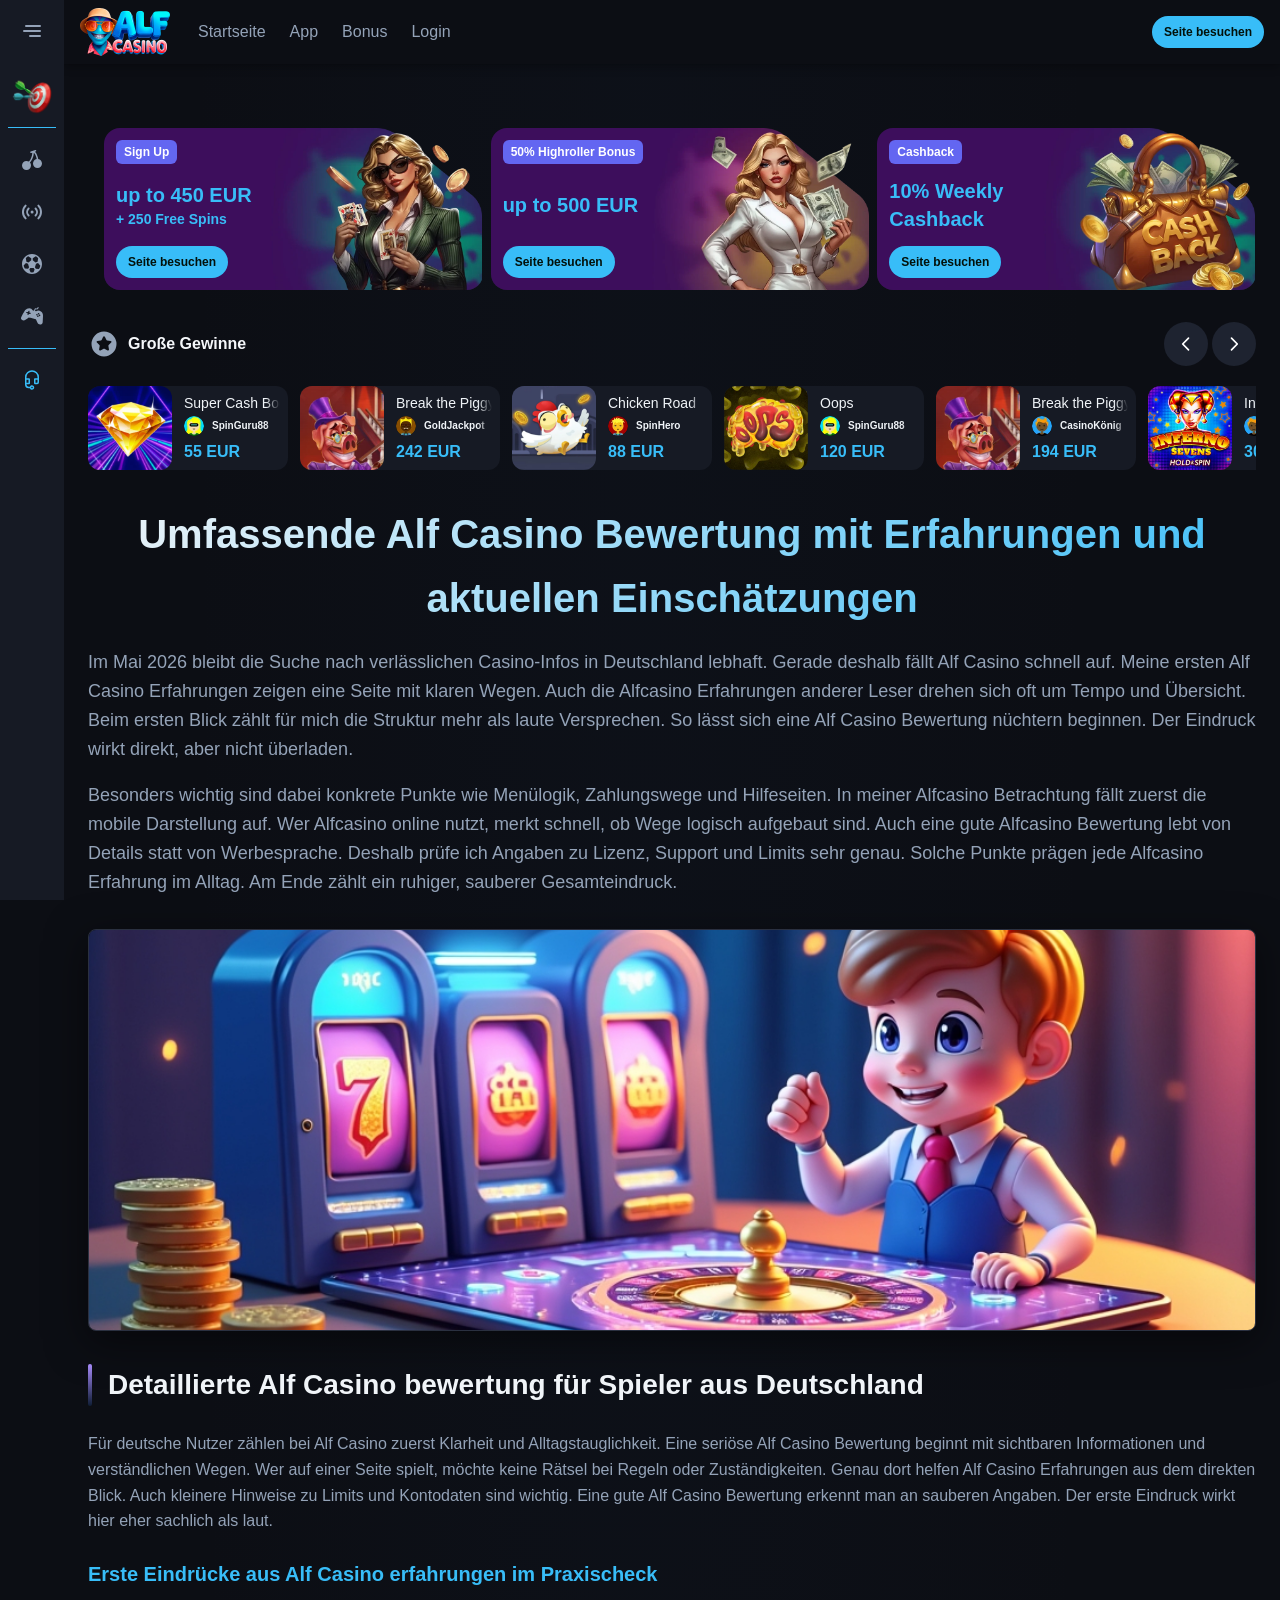
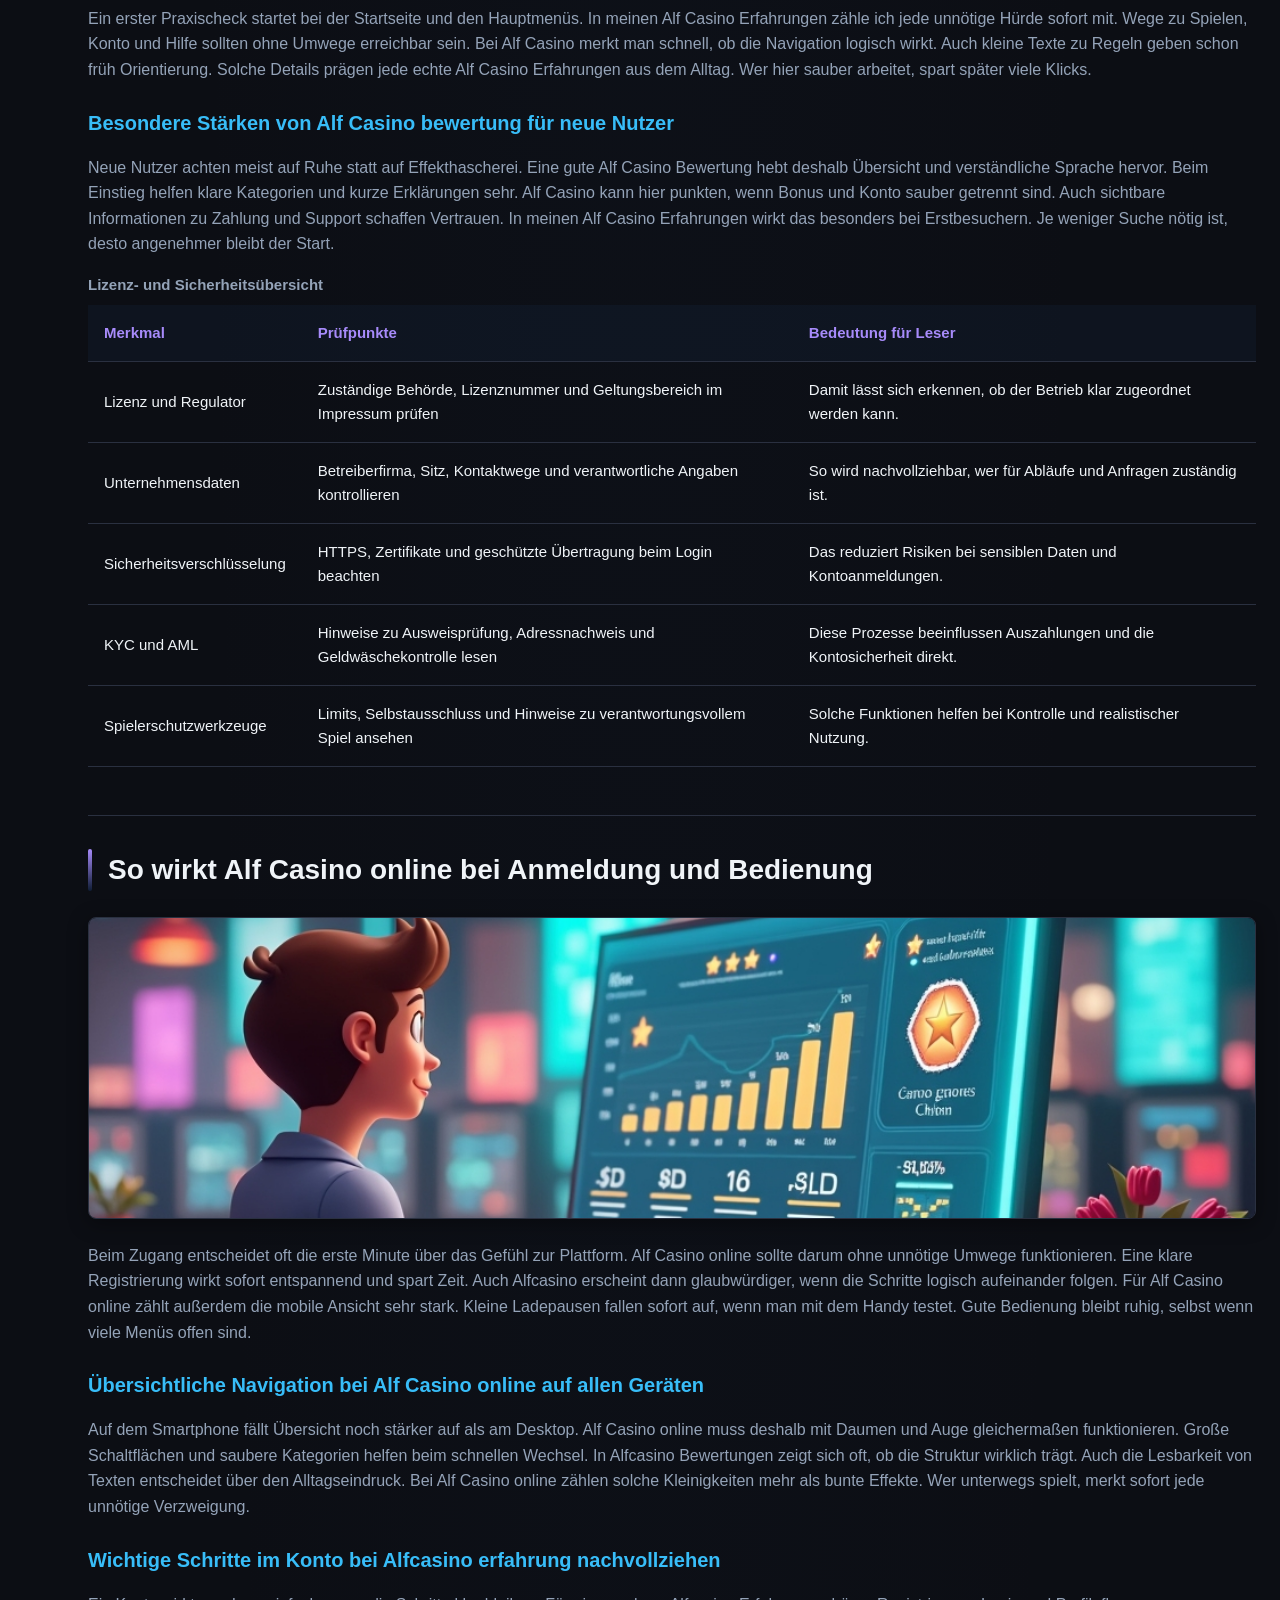
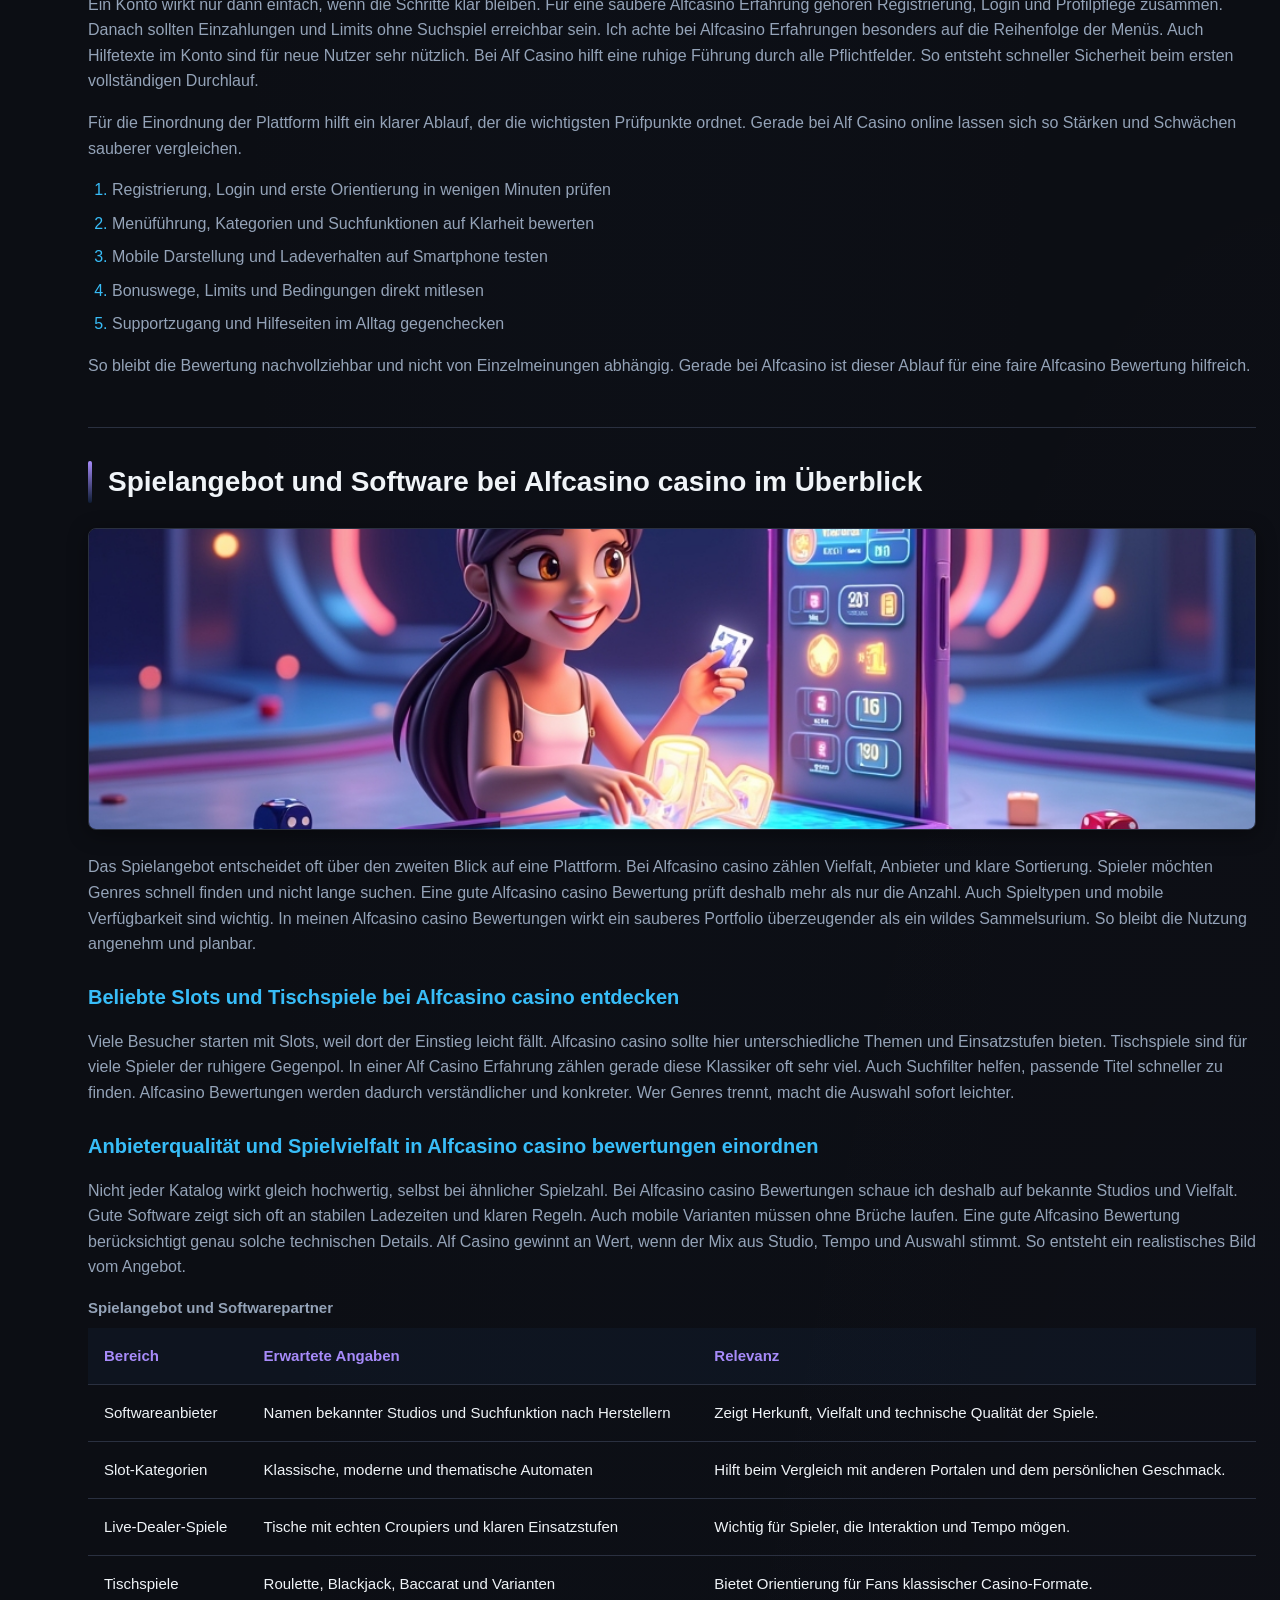
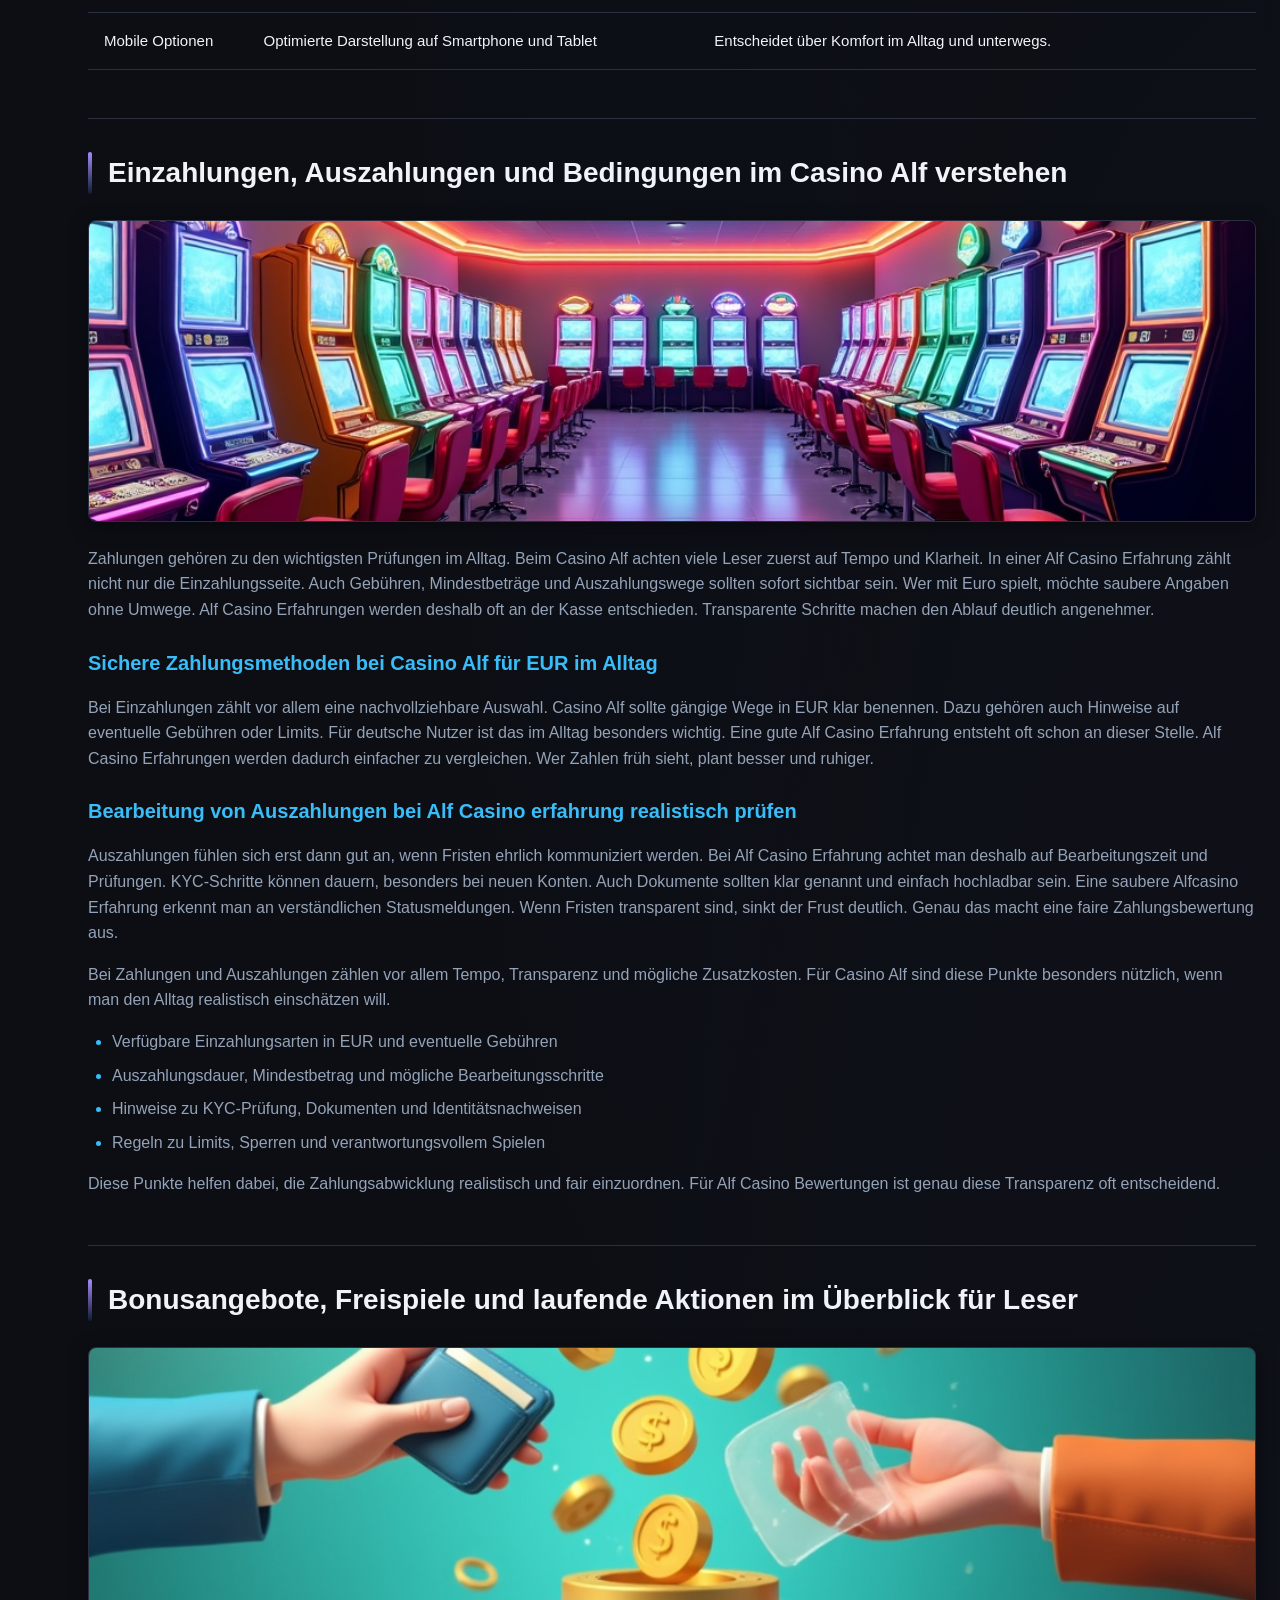
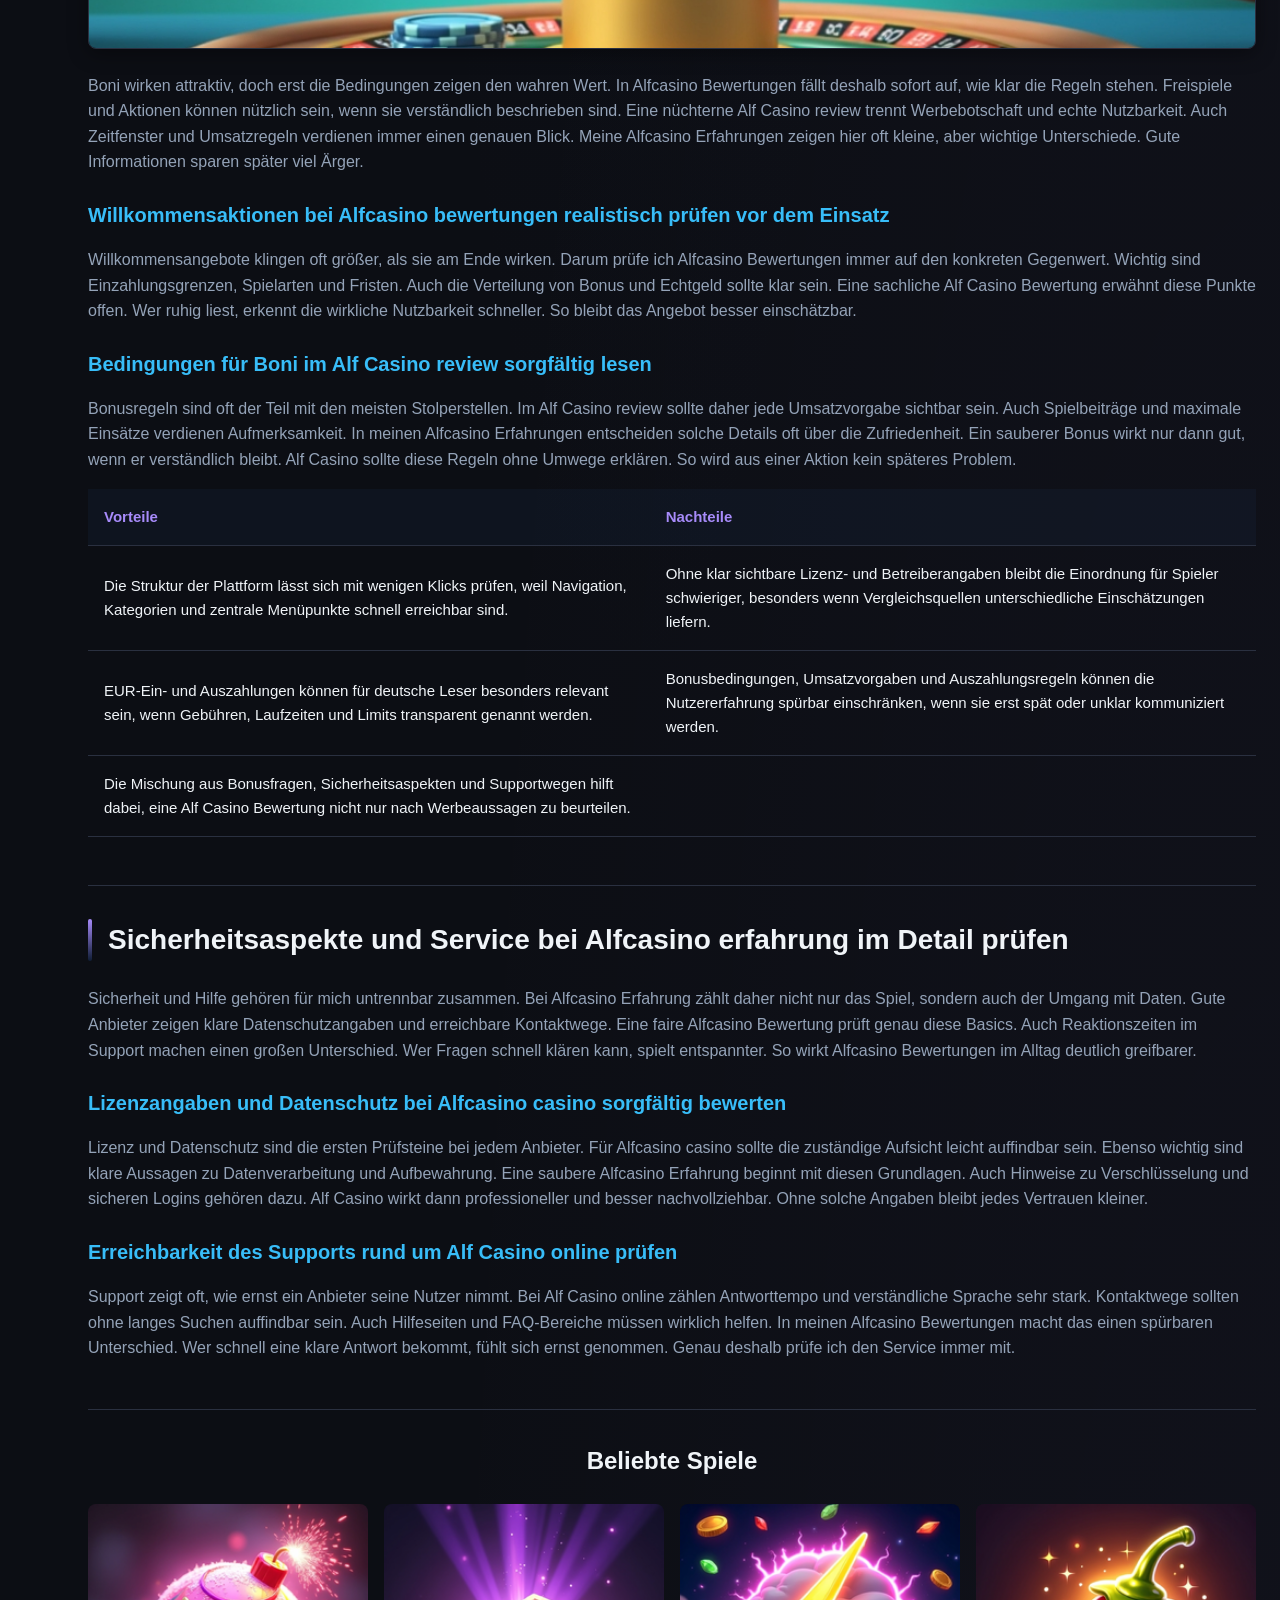
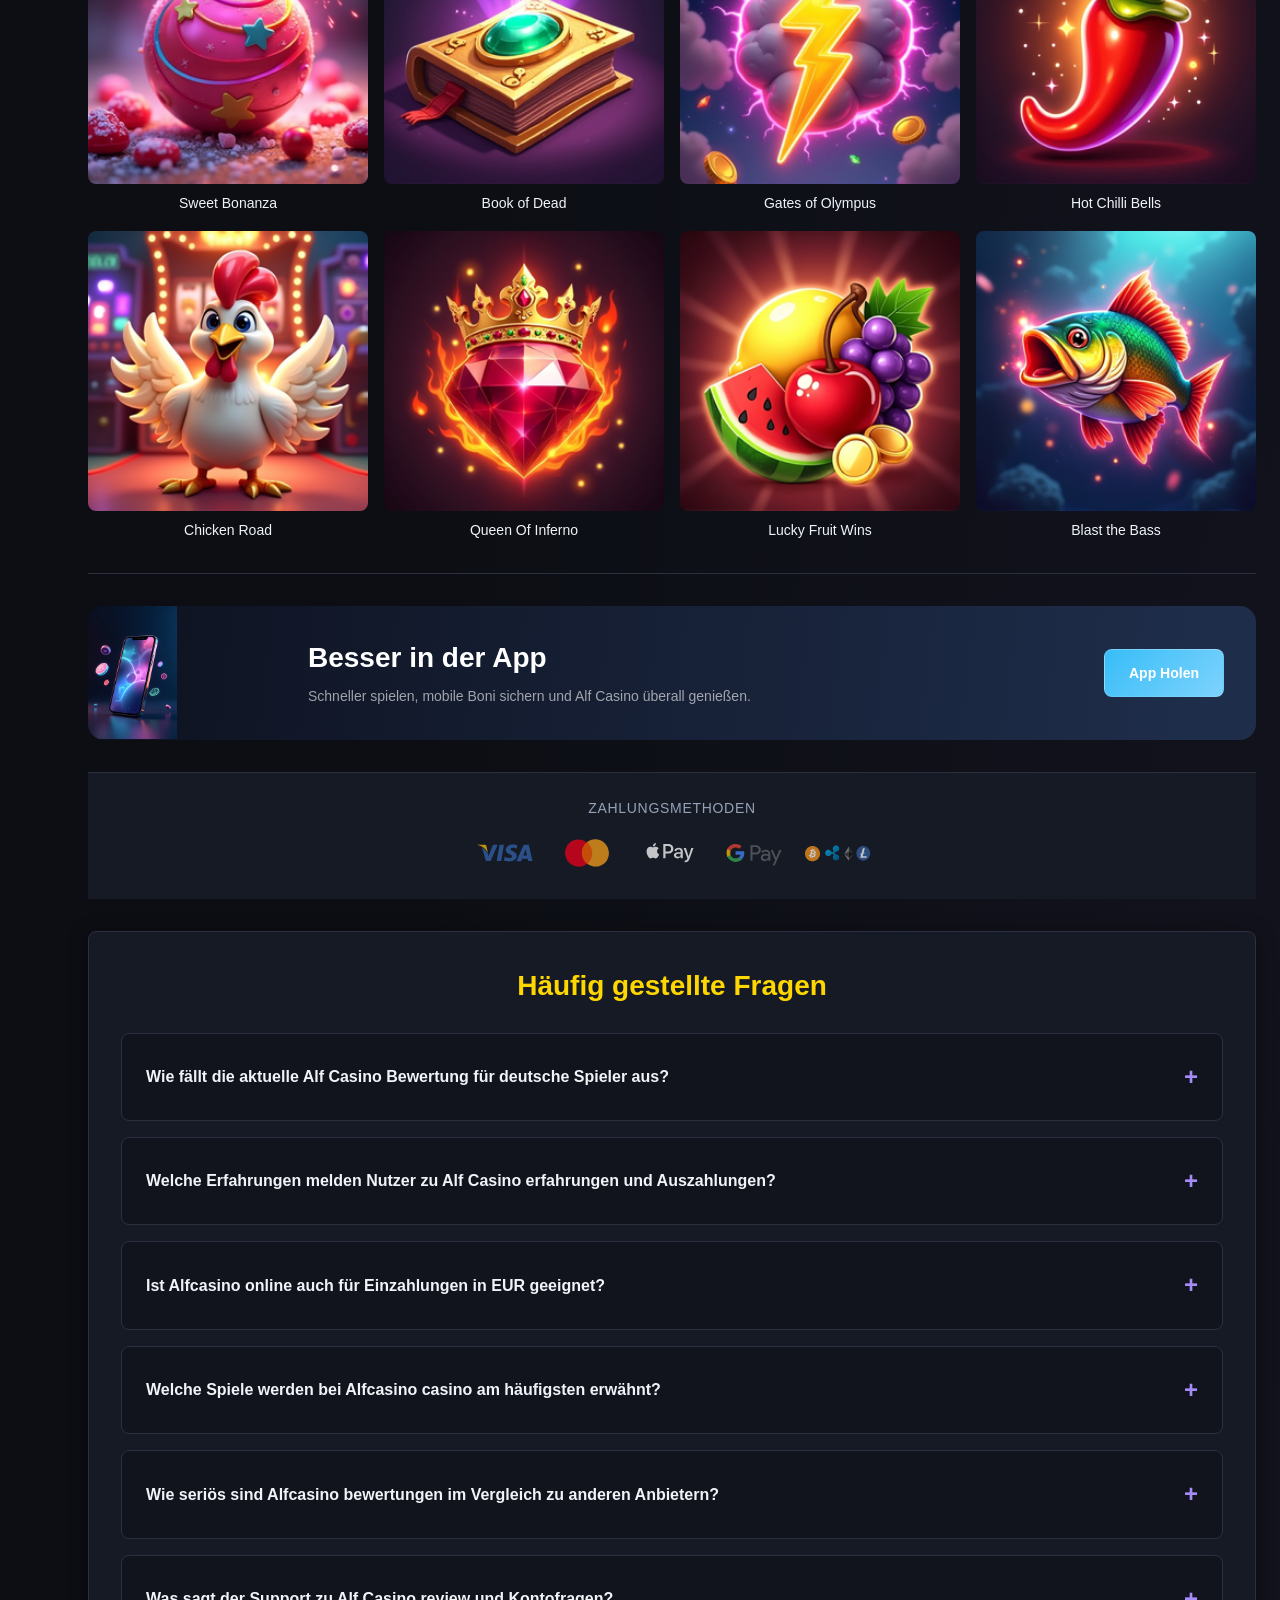
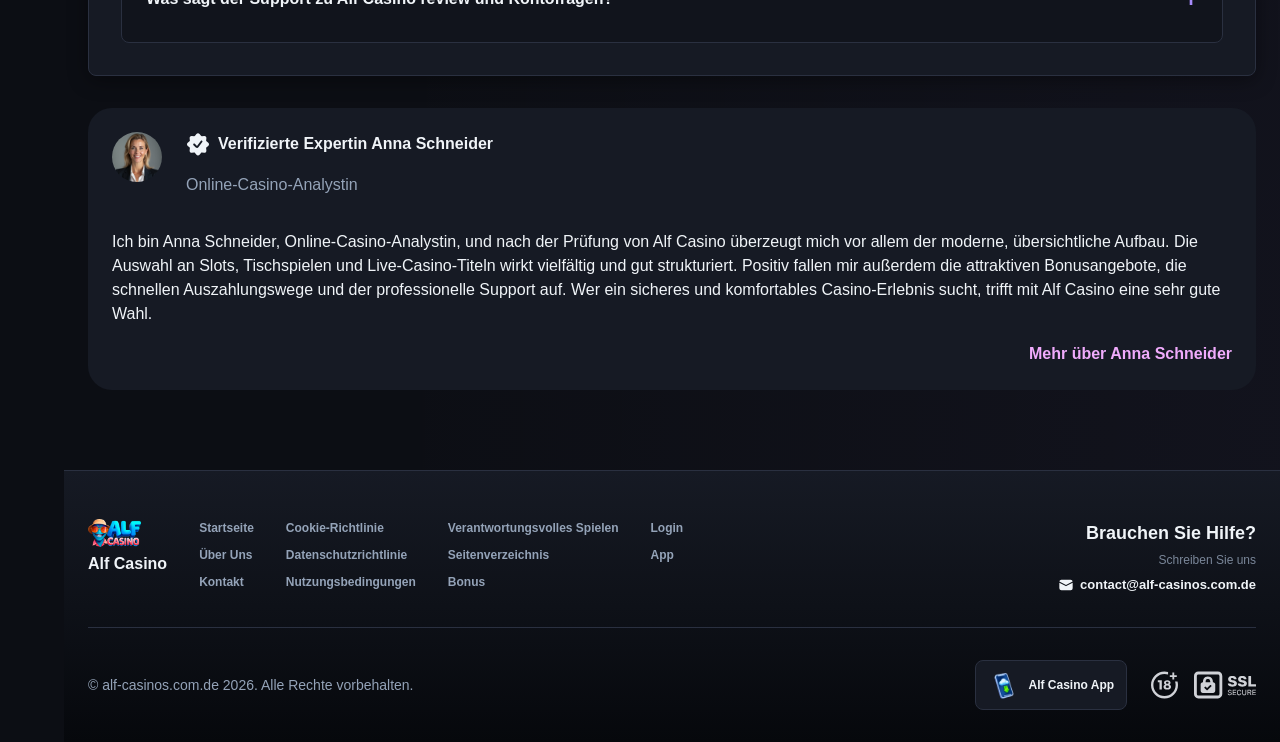
<file: germany-de/index.html>
<!DOCTYPE html>
<html lang="de-DE">
<head>
    <meta charset="UTF-8">
    <meta name="viewport" content="width=device-width, initial-scale=1.0">
    <meta http-equiv="X-UA-Compatible" content="IE=edge">
    <meta name="robots" content="index, follow">
    <meta name="revisit-after" content="7 days">
    <title>Alf Casino - Offizielle Startseite für Spieler online</title>
    <meta name="title" content="Alf Casino - Offizielle Startseite für Spieler online">
    <meta name="description" content="Alf casino 🎰 seriös geprüft für Spieler aus Deutschland, mit Alfcasino bewertung zu Anmeldung, Spielen und Service. Jetzt Details lesen und vergleichen.">
    <meta name="keywords" content="Alfcasino, Alfcasino bewertungen, Alfcasino erfahrung, Alf casino erfahrung, Alf casino review, Alf casino bewertung, Casino alf, Alf casino online, Alfcasino casino bewertungen, Alf casino erfahrungen, Alfcasino casino, Alf casino">

    <link rel="canonical" href="https://osteopathie-schoenberg.de/germany-de/">

    <link rel="icon" type="image/png" sizes="32x32" href="/favicon-32x32.png">

    <meta property="og:title" content="Alf Casino - Offizielle Startseite für Spieler online">
    <meta property="og:description" content="Alf casino 🎰 seriös geprüft für Spieler aus Deutschland, mit Alfcasino bewertung zu Anmeldung, Spielen und Service. Jetzt Details lesen und vergleichen.">
    <meta property="og:type" content="website">
    <meta property="og:url" content="https://osteopathie-schoenberg.de/">
    <meta property="og:site_name" content="Alf Casino">
    <meta property="og:locale" content="de">
    <meta property="og:image" content="https://osteopathie-schoenberg.de/images/logo.png">

    <meta name="twitter:card" content="summary">
    <meta name="twitter:title" content="Alf Casino - Offizielle Startseite für Spieler online">
    <meta name="twitter:description" content="Alf casino 🎰 seriös geprüft für Spieler aus Deutschland, mit Alfcasino bewertung zu Anmeldung, Spielen und Service. Jetzt Details lesen und vergleichen.">
    <meta name="twitter:url" content="https://osteopathie-schoenberg.de/">
    <meta name="twitter:image" content="https://osteopathie-schoenberg.de/images/logo.png">

    <link rel="stylesheet" href="/css/style.css">

    <link rel="stylesheet" href="/css/layout.css">

<link rel="alternate" hreflang="x-default" href="https://osteopathie-schoenberg.de/">
<link rel="alternate" hreflang="de-DE" href="https://osteopathie-schoenberg.de/">
<link rel="alternate" hreflang="de-DE" href="https://osteopathie-schoenberg.de/germany-de/">
</head>
<body>
    <div class="nav-sidebar-10aa13fd isFull" id="navSidebar">
        <div class="nav-sidebar-content-10aa13fd">
            <div class="nav-sidebar-wrapped-10aa13fd">
                <div class="nav-sidebar-header-10aa13fd">
                    <button class="nav-sidebar-header-toggle-10aa13fd" aria-label="Toggle menu">
                        <span class="nav-sidebar-header-wrap-10aa13fd">
                            <svg class="m-icon-10aa13fd">
                                <use xlink:href="/assets/icons/sidebar/sprites.svg#hamburger-r"/>
                            </svg>
                        </span>
                    </button>
                </div>
                <div class="nav-sidebar-wrapped-content-10aa13fd hideScrollbar-10aa13fd">
                    <div class="divider-bottom-10aa13fd">
                        <div class="nav-card nav-sidebar-card--wrapped-10aa13fd">


                            <a href="/go" class="nav-card__button-10aa13fd"
                               title="Missionen" rel="noindex nofollow">
                                <img src="/assets/icons/sidebar/missions.webp"
                                     alt="Missionen Alf casino"
                                     title="Missionen Alf casino"
                                     class="nav-card__img-10aa13fd">
                            </a>
                        </div>
                    </div>

                        <div class="nav-sidebar-wrapped-item-10aa13fd">
                            <a href="/go" title="Alle Spiele"
                               class="nav-sidebar-icon-10aa13fd" rel="noindex nofollow">
                                <svg class="m-icon-10aa13fd">
                                    <use xlink:href="/assets/icons/sidebar/sprites.svg#all-games"/>
                                </svg>
                            </a>
                        </div>
                        <div class="nav-sidebar-wrapped-item-10aa13fd">
                            <a href="/go" title="Live"
                               class="nav-sidebar-icon-10aa13fd" rel="noindex nofollow">
                                <svg class="m-icon-10aa13fd">
                                    <use xlink:href="/assets/icons/sidebar/sprites.svg#live"/>
                                </svg>
                            </a>
                        </div>
                        <div class="nav-sidebar-wrapped-item-10aa13fd">
                            <a href="/go" title="Sport"
                               class="nav-sidebar-icon-10aa13fd" rel="noindex nofollow">
                                <svg class="m-icon-10aa13fd">
                                    <use xlink:href="/assets/icons/sidebar/sprites.svg#sport-soccer"/>
                                </svg>
                            </a>
                        </div>
                        <div class="nav-sidebar-wrapped-item-10aa13fd">
                            <a href="/go" title="E-Sport"
                               class="nav-sidebar-icon-10aa13fd" rel="noindex nofollow">
                                <svg class="m-icon-10aa13fd">
                                    <use xlink:href="/assets/icons/sidebar/sprites.svg#target-gamepad"/>
                                </svg>
                            </a>
                        </div>

                    <div class="divider-top-10aa13fd">
                        <a href="/go" title="Support"
                           class="nav-sidebar-support-wrapped-10aa13fd nav-sidebar-icon-10aa13fd" rel="noindex nofollow">
                            <svg class="m-icon-10aa13fd">
                                <use xlink:href="/assets/icons/sidebar/sprites.svg#support"/>
                            </svg>
                        </a>
                    </div>
                </div>
            </div>
        </div>
    </div>

    <div class="nav-sidebar-expanded-10aa13fd" id="navSidebarExpanded">
        <div class="nav-sidebar-header-10aa13fd">
            <button class="nav-sidebar-header-toggle-10aa13fd" aria-label="Close menu">
                <span class="nav-sidebar-header-wrap-10aa13fd">
                    <svg class="m-icon-10aa13fd">
                        <use xlink:href="/assets/icons/sidebar/sprites.svg#cross"/>
                    </svg>
                </span>
            </button>
                <a href="/germany-de/" class="nav-logo-10aa13fd nav-sidebar-header-logo-10aa13fd" title="Alf Casino">
                    <img src="/images/logo.png" alt="Alf Casino" title="Alf Casino">
                </a>
        </div>
        <div class="nav-sidebar-expanded-content-10aa13fd">
            <div class="nav-sidebar-expanded-scrollY-10aa13fd hideScrollbar-10aa13fd nav-sidebar-expanded--gap-10aa13fd">
                <div class="nav-sidebar-expanded-cards-10aa13fd">


                        <div class="nav-card nav-sidebar-card-10aa13fd">
                            <a href="/go" class="nav-card__button-10aa13fd"
                               title="Bonus" rel="noindex nofollow">
                                <img src="/assets/icons/sidebar/bonus.webp" alt="Bonus Alfcasino casino"
                                     title="Bonus Alfcasino casino" class="nav-card__img-10aa13fd">
                                <span class="nav-card__title-10aa13fd">Bonus</span>
                            </a>
                        </div>


                        <div class="nav-card nav-sidebar-card-10aa13fd">
                            <a href="/go" class="nav-card__button-10aa13fd"
                               title="Missionen" rel="noindex nofollow">
                                <img src="/assets/icons/sidebar/missions.webp" alt="Missionen Alf casino"
                                     title="Missionen Alf casino" class="nav-card__img-10aa13fd">
                                <span class="nav-card__title-10aa13fd">Missionen</span>
                            </a>
                        </div>

                    <div class="nav-sidebar-cards-grid-10aa13fd">


                            <div class="nav-card nav-sidebar-card-10aa13fd">
                                <a href="/go" class="nav-card__button-10aa13fd"
                                   title="Rad" rel="noindex nofollow">
                                    <img src="/assets/icons/sidebar/wheel.gif" alt="Rad Alf casino online"
                                         title="Rad Alf casino online" class="nav-card__img-10aa13fd">
                                    <span class="nav-card__title-10aa13fd">Rad</span>
                                </a>
                            </div>


                            <div class="nav-card nav-sidebar-card-10aa13fd">
                                <a href="/go" class="nav-card__button-10aa13fd"
                                   title="Treue" rel="noindex nofollow">
                                    <img src="/assets/icons/sidebar/loyalty.webp" alt="Treue Alfcasino casino"
                                         title="Treue Alfcasino casino" class="nav-card__img-10aa13fd">
                                    <span class="nav-card__title-10aa13fd">Treue</span>
                                </a>
                            </div>


                            <div class="nav-card nav-sidebar-card-10aa13fd">
                                <a href="/go" class="nav-card__button-10aa13fd"
                                   title="Cashback" rel="noindex nofollow">
                                    <img src="/assets/icons/sidebar/cashback.webp" alt="Cashback Casino alf"
                                         title="Cashback Casino alf" class="nav-card__img-10aa13fd">
                                    <span class="nav-card__title-10aa13fd">Cashback</span>
                                </a>
                            </div>


                            <div class="nav-card nav-sidebar-card-10aa13fd">
                                <a href="/go" class="nav-card__button-10aa13fd"
                                   title="VIP-Club" rel="noindex nofollow">
                                    <img src="/assets/icons/sidebar/vipclub.webp" alt="VIP-Club Alf casino review"
                                         title="VIP-Club Alf casino review" class="nav-card__img-10aa13fd">
                                    <span class="nav-card__title-10aa13fd">VIP-Club</span>
                                </a>
                            </div>


                            <div class="nav-card nav-sidebar-card-10aa13fd">
                                <a href="/go" class="nav-card__button-10aa13fd"
                                   title="Aktionen" rel="noindex nofollow">
                                    <img src="/assets/icons/sidebar/promotions.webp" alt="Aktionen Alf casino online"
                                         title="Aktionen Alf casino online" class="nav-card__img-10aa13fd">
                                    <span class="nav-card__title-10aa13fd">Aktionen</span>
                                </a>
                            </div>
                    </div>
                </div>

                <ul class="nav-sidebar-items-10aa13fd nav-sidebar-expanded-items-10aa13fd">
                        <li class="nav-sidebar-items-item">
                            <a href="/go" class="nav-sidebar-items-dropdown"
                               title="Alle Spiele" rel="noindex nofollow">
                                <div class="nav-sidebar-items-title-10aa13fd nav-sidebar-items-title--light-10aa13fd">
                                    <div class="m-icon-container-10aa13fd nav-sidebar-item-icon-10aa13fd">
                                        <svg class="m-icon-10aa13fd">
                                            <use xlink:href="/assets/icons/sidebar/sprites.svg#all-games"/>
                                        </svg>
                                    </div>
                                    <span>Alle Spiele</span>
                                </div>
                            </a>
                        </li>
                        <li class="nav-sidebar-items-item">
                            <a href="/go" class="nav-sidebar-items-dropdown"
                               title="Live" rel="noindex nofollow">
                                <div class="nav-sidebar-items-title-10aa13fd nav-sidebar-items-title--light-10aa13fd">
                                    <div class="m-icon-container-10aa13fd nav-sidebar-item-icon-10aa13fd">
                                        <svg class="m-icon-10aa13fd">
                                            <use xlink:href="/assets/icons/sidebar/sprites.svg#live"/>
                                        </svg>
                                    </div>
                                    <span>Live</span>
                                </div>
                            </a>
                        </li>
                        <li class="nav-sidebar-items-item">
                            <a href="/go" class="nav-sidebar-items-dropdown"
                               title="Sport" rel="noindex nofollow">
                                <div class="nav-sidebar-items-title-10aa13fd nav-sidebar-items-title--light-10aa13fd">
                                    <div class="m-icon-container-10aa13fd nav-sidebar-item-icon-10aa13fd">
                                        <svg class="m-icon-10aa13fd">
                                            <use xlink:href="/assets/icons/sidebar/sprites.svg#sport-soccer"/>
                                        </svg>
                                    </div>
                                    <span>Sport</span>
                                </div>
                            </a>
                        </li>
                        <li class="nav-sidebar-items-item">
                            <a href="/go" class="nav-sidebar-items-dropdown"
                               title="E-Sport" rel="noindex nofollow">
                                <div class="nav-sidebar-items-title-10aa13fd nav-sidebar-items-title--light-10aa13fd">
                                    <div class="m-icon-container-10aa13fd nav-sidebar-item-icon-10aa13fd">
                                        <svg class="m-icon-10aa13fd">
                                            <use xlink:href="/assets/icons/sidebar/sprites.svg#target-gamepad"/>
                                        </svg>
                                    </div>
                                    <span>E-Sport</span>
                                </div>
                            </a>
                        </li>
                </ul>

                <ul class="nav-sidebar-items-10aa13fd nav-sidebar-expanded-items-10aa13fd flex-1-10aa13fd"></ul>

                <div class="nav-sidebar-expanded-support-10aa13fd">
                    <div class="nav-sidebar-expanded-support-help-10aa13fd">
                        <a href="/go" title="Support"
                           class="m-button-10aa13fd m-button--success-10aa13fd m-button--m-10aa13fd nav-sidebar-support-10aa13fd"
                           rel="noindex nofollow">
                            <div class="m-button-content-10aa13fd">
                                <svg class="m-icon-10aa13fd">
                                    <use xlink:href="/assets/icons/sidebar/sprites.svg#support"/>
                                </svg>
                                Support
                            </div>
                        </a>
                    </div>
                </div>

                <div class="nav-sidebar-expanded-app-links-10aa13fd">
                    <a href="/go" class="footer-app-button-10aa13fd"
                       title="Alf Casino App" rel="noindex nofollow">
                        <img class="footer-app-button-image-10aa13fd"
                             alt="Alf Casino App"
                             title="Alf Casino App"
                             src="/assets/icons/mobile/app-button-icon.webp">
                        <div class="footer-app-button-text-10aa13fd">
                            <p class="m-text-10aa13fd m-fs12-10aa13fd m-fw700-10aa13fd m-lh160-10aa13fd footer-app-button-title-10aa13fd">Alf Casino App</p>
                            <p class="m-text-10aa13fd m-fs10-10aa13fd m-fw500-10aa13fd m-lh160-10aa13fd footer-app-button-description-10aa13fd"
                               style="color: #ffffff;">Installieren Sie unsere App</p>
                        </div>
                    </a>
                </div>
            </div>
        </div>
    </div>

    <div class="bottom-overlays-10aa13fd">
        <div class="bottom-action-buttons-10aa13fd bottom-overlays__action-buttons-10aa13fd">
            <div class="bottom-communication-button-10aa13fd">
                <button class="m-button-10aa13fd m-gradient-border m-button--secondary-10aa13fd m-button--m-10aa13fd scroll-top-btn-10aa13fd"
                        aria-label="Scroll to top" title="Scroll to top">
                    <div class="m-icon-container-10aa13fd">
                        <span class="scroll-top-arrow-10aa13fd">&uarr;</span>
                    </div>
                </button>
            </div>
        </div>

        <nav class="mobile-nav-10aa13fd" aria-label="Mobile navigation">
            <div class="mobile-nav-wrap-10aa13fd">
                <a href="/go" title="Alle Spiele"
                   rel="noindex nofollow" target="_blank">
                    <div class="mobile-nav-item-10aa13fd">
                        <div class="mobile-nav-item__icon-wrap-10aa13fd">
                            <svg class="m-icon-10aa13fd m-icon-loadable mobile-nav-item__icon-10aa13fd">
                                <use xlink:href="/assets/icons/sidebar/sprites.svg#all-games"/>
                            </svg>
                        </div>
                        <p class="m-text-10aa13fd m-fs10-10aa13fd m-fw600-10aa13fd m-lh160-10aa13fd m-text-center-10aa13fd mobile-nav-item__text-10aa13fd">Alle Spiele</p>
                    </div>
                </a>

                <a href="/go" title="Sport"
                   rel="noindex nofollow" target="_blank">
                    <div class="mobile-nav-item-10aa13fd">
                        <div class="mobile-nav-item__icon-wrap-10aa13fd">
                            <svg class="m-icon-10aa13fd m-icon-loadable mobile-nav-item__icon-10aa13fd">
                                <use xlink:href="/assets/icons/sidebar/sprites.svg#sport-soccer"/>
                            </svg>
                        </div>
                        <p class="m-text-10aa13fd m-fs10-10aa13fd m-fw600-10aa13fd m-lh160-10aa13fd m-text-center-10aa13fd mobile-nav-item__text-10aa13fd">Sport</p>
                    </div>
                </a>

                <div class="mobile-nav-item-10aa13fd">
                    <a href="/go"
                       class="m-button-10aa13fd m-gradient-border m-button--primary-10aa13fd m-button--m-10aa13fd mobile-nav-item__icon-wrap-10aa13fd"
                       title="Seite besuchen"
                       rel="noindex nofollow" target="_blank">
                        <div class="m-button-content-10aa13fd">
                            <svg class="m-icon-10aa13fd m-icon-loadable mobile-nav-item__icon-10aa13fd">
                                <use xlink:href="/assets/icons/sidebar/sprites.svg#person"/>
                            </svg>
                        </div>
                    </a>
                    <p class="m-text-10aa13fd m-fs10-10aa13fd m-fw600-10aa13fd m-lh160-10aa13fd m-text-center-10aa13fd mobile-nav-item__text-10aa13fd">Seite besuchen</p>
                </div>

                <a href="/go" title="Bonus"
                   rel="noindex nofollow" target="_blank">
                    <div class="mobile-nav-item-10aa13fd">
                        <div class="mobile-nav-item__icon-wrap-10aa13fd">
                            <svg class="m-icon-10aa13fd m-icon-loadable mobile-nav-item__icon-10aa13fd">
                                <use xlink:href="/assets/icons/sidebar/sprites.svg#gift"/>
                            </svg>
                        </div>
                        <p class="m-text-10aa13fd m-fs10-10aa13fd m-fw600-10aa13fd m-lh160-10aa13fd m-text-center-10aa13fd mobile-nav-item__text-10aa13fd">Bonus</p>
                    </div>
                </a>

                <a href="/go" title="Missionen"
                   rel="noindex nofollow" target="_blank">
                    <div class="mobile-nav-item-10aa13fd">
                        <div class="mobile-nav-item__icon-wrap-10aa13fd">
                            <svg class="m-icon-10aa13fd m-icon-loadable mobile-nav-item__icon-10aa13fd">
                                <use xlink:href="/assets/icons/sidebar/sprites.svg#activities"/>
                            </svg>
                        </div>
                        <p class="m-text-10aa13fd m-fs10-10aa13fd m-fw600-10aa13fd m-lh160-10aa13fd m-text-center-10aa13fd mobile-nav-item__text-10aa13fd">Missionen</p>
                    </div>
                </a>
            </div>
        </nav>
    </div>


    <div class="site-wrapper-10aa13fd with-sidebar-10aa13fd">
<nav class="main-nav-10aa13fd">
    <div class="main-nav-content-10aa13fd">
        <div class="main-nav-content-left-10aa13fd">
            <button class="main-nav-content-toggle-10aa13fd nav-sidebar-header-toggle-10aa13fd" aria-label="Toggle menu" aria-expanded="false">
                <svg class="m-icon-10aa13fd m-icon-loadable">
                    <use xlink:href="/assets/icons/sidebar/sprites.svg#hamburger"/>
                </svg>
            </button>

            <a href="/germany-de/" class="nav-logo-10aa13fd main-nav-logo-10aa13fd" title="Alf Casino">
                <img src="/images/logo.png" alt="Alf Casino" title="Alf Casino">
            </a>
        </div>

        <div class="main-nav-content-center-10aa13fd">
            <a href="/germany-de/" class="nav-link-10aa13fd" title="Startseite">Startseite</a>
            <a href="/app/" class="nav-link-10aa13fd" title="App">App</a>
            <a href="/bonus/" class="nav-link-10aa13fd" title="Bonus">Bonus</a>
            <a href="/login/" class="nav-link-10aa13fd" title="Login">Login</a>
        </div>

        <div class="main-nav-content-auth-10aa13fd">
            <a class="m-button-10aa13fd m-gradient-border m-button--primary-10aa13fd m-button--s-10aa13fd"
               href="/go" title="Seite besuchen"
               rel="noindex nofollow" target="_blank">
                <div class="m-button-content-10aa13fd">Seite besuchen</div>
            </a>
        </div>
    </div>
</nav>
        <main class="main-content-10aa13fd">
<article class="page-content-10aa13fd">
    <div class="container-10aa13fd">


<section class="lobby-banners-10aa13fd">
    <div class="lobby-slider-10aa13fd" style="--max-slide-width:auto;--bp-xxxl-plus:33.3333%;--slides-xxxl-plus:3;--bp-xxxl:33.3333%;--slides-xxxl:3;--bp-xxl:33.3333%;--slides-xxl:3;--bp-xl-2:33.3333%;--slides-xl-2:3;--bp-xl:100%;--slides-xl:1;--bp-l:100%;--slides-l:1;--bp-m:100%;--slides-m:1;--bp-s:100%;--slides-s:1;--bp-xs:100%;--slides-xs:1;--bp-xxs:100%;--slides-xxs:1;">
        <div class="lobby-slider__scroll-wrap-10aa13fd">
            <div class="lobby-slider__scroll-box-10aa13fd">
                <div class="lobby-slider__slide-10aa13fd">
                    <div class="lobby-slider__slide-content-10aa13fd">
                        <div class="lobby-banners__banner">
                            <div class="lobby-banner-10aa13fd">
                                <div class="lobby-banner-picture-10aa13fd lobby-banner__image-10aa13fd">
                                    <picture class="banner-picture-10aa13fd">
                                        <img src="/assets/banners/play-jonny.webp" alt="Sign Up Alf casino bewertung" title="Sign Up Alf casino bewertung" fetchpriority="high" loading="eager" decoding="async">
                                    </picture>
                                </div>
                                <div class="lobby-banner__content-10aa13fd">
                                    <div class="lobby-badge-10aa13fd lobby-badge--secondary-10aa13fd lobby-badge--m-10aa13fd">
                                        <div class="lobby-badge-content-10aa13fd">
                                            <div class="lobby-badge-text-10aa13fd">Sign Up</div>
                                        </div>
                                    </div>
                                    <div class="lobby-banner__text-10aa13fd">
                                        <p class="lobby-banner-text-10aa13fd lobby-banner-text--header-10aa13fd" style="color:var(--color-at400);">
                                            up to 450 EUR
                                        </p>
                                        <p class="lobby-banner-text-10aa13fd lobby-banner-text--body-10aa13fd" style="color:var(--color-at400);">
                                            + 250 Free Spins
                                        </p>
                                    </div>
                                    <a href="/go" rel="noindex nofollow" target="_blank" class="lobby-btn-10aa13fd lobby-btn--primary-10aa13fd lobby-btn--s-10aa13fd" title="Sign Up Seite besuchen">
                                        <div class="lobby-btn-content-10aa13fd">Seite besuchen</div>
                                    </a>
                                </div>
                            </div>
                        </div>
                    </div>
                </div>
                <div class="lobby-slider__slide-10aa13fd">
                    <div class="lobby-slider__slide-content-10aa13fd">
                        <div class="lobby-banners__banner">
                            <div class="lobby-banner-10aa13fd">
                                <div class="lobby-banner-picture-10aa13fd lobby-banner__image-10aa13fd">
                                    <picture class="banner-picture-10aa13fd">
                                        <img src="/assets/banners/play-jonny-casino.webp" alt="50% Highroller Bonus Casino alf" title="50% Highroller Bonus Casino alf" loading="lazy" fetchpriority="low" decoding="async">
                                    </picture>
                                </div>
                                <div class="lobby-banner__content-10aa13fd">
                                    <div class="lobby-badge-10aa13fd lobby-badge--secondary-10aa13fd lobby-badge--m-10aa13fd">
                                        <div class="lobby-badge-content-10aa13fd">
                                            <div class="lobby-badge-text-10aa13fd">50% Highroller Bonus</div>
                                        </div>
                                    </div>
                                    <div class="lobby-banner__text-10aa13fd">
                                        <p class="lobby-banner-text-10aa13fd lobby-banner-text--header-10aa13fd" style="color:var(--color-at400);">
                                            up to 500 EUR
                                        </p>
                                    </div>
                                    <a href="/go" rel="noindex nofollow" target="_blank" class="lobby-btn-10aa13fd lobby-btn--primary-10aa13fd lobby-btn--s-10aa13fd" title="50% Highroller Bonus Seite besuchen">
                                        <div class="lobby-btn-content-10aa13fd">Seite besuchen</div>
                                    </a>
                                </div>
                            </div>
                        </div>
                    </div>
                </div>
                <div class="lobby-slider__slide-10aa13fd">
                    <div class="lobby-slider__slide-content-10aa13fd">
                        <div class="lobby-banners__banner">
                            <div class="lobby-banner-10aa13fd">
                                <div class="lobby-banner-picture-10aa13fd lobby-banner__image-10aa13fd">
                                    <picture class="banner-picture-10aa13fd">
                                        <img src="/assets/banners/playjonny.webp" alt="Cashback Casino alf" title="Cashback Casino alf" loading="lazy" fetchpriority="low" decoding="async">
                                    </picture>
                                </div>
                                <div class="lobby-banner__content-10aa13fd">
                                    <div class="lobby-badge-10aa13fd lobby-badge--secondary-10aa13fd lobby-badge--m-10aa13fd">
                                        <div class="lobby-badge-content-10aa13fd">
                                            <div class="lobby-badge-text-10aa13fd">Cashback</div>
                                        </div>
                                    </div>
                                    <div class="lobby-banner__text-10aa13fd">
                                        <p class="lobby-banner-text-10aa13fd lobby-banner-text--header-10aa13fd" style="color:var(--color-at400);">
                                            10% Weekly Cashback
                                        </p>
                                    </div>
                                    <a href="/go" rel="noindex nofollow" target="_blank" class="lobby-btn-10aa13fd lobby-btn--primary-10aa13fd lobby-btn--s-10aa13fd" title="Cashback Seite besuchen">
                                        <div class="lobby-btn-content-10aa13fd">Seite besuchen</div>
                                    </a>
                                </div>
                            </div>
                        </div>
                    </div>
                </div>
            </div>
        </div>
    </div>
</section>

<section class="recent-big-wins-section-10aa13fd">
    <div class="recent-big-wins-slider-10aa13fd"
         data-asset-pools='{"avatar_files": ["40x40.0.webp", "40x40.1.webp", "40x40.2.webp", "40x40.3.webp", "40x40.4.webp", "40x40.5.webp", "40x40.6.webp", "40x40.7.webp", "40x40.8.webp", "40x40.9.webp", "40x40.10.webp", "40x40.11.webp", "40x40.12.webp", "40x40.13.webp", "40x40.14.webp"], "currency": "EUR", "game_icons": ["inout.webp", "penguinking.webp", "penguinking1.webp", "shadylady.oops.webp", "softswiss.1spin4win-LuckyFruitWins100_designed.webp", "softswiss.scatterkings-GoldLuckSizzlingSevens.webp", "softswiss.softswiss-AllLuckyClover100_designed.webp", "softswiss.softswiss-BurningChilliX_designed.webp", "softswiss.softswiss-HotChilliBells_designed.webp", "softswiss.webp", "spinomenal.SlotMachine_ZeusUnchainedHoldHit_designed.webp", "spinomenal.webp"], "game_names": ["Chicken Road", "Super Cash Boost: Hold \u0026 Win", "Break the Piggy Bank", "Oops", "Lucky Fruit Wins 100", "Inferno Sevens", "All Lucky Clovers 100", "Burning Chilli X", "Hot Chilli Bells", "Blast the Bass", "Zeus Unchained - Hold \u0026 Hit", "Queen Of Inferno"], "max_amount": 500, "min_amount": 50, "usernames": ["LuckyAce", "BigWin88", "SlotMaster", "JackpotHero", "Player777", "Gl\u00fccksPilz", "Zocker99", "GewinnerDE", "Jackpot_King", "Gl\u00fcckskind", "CasinoK\u00f6nig", "SternZocker", "Winner2024", "Lucky_Bet", "SpinHero", "MegaGewinn", "GoldJackpot", "ReelRider", "TopZocker7", "Pokal777", "Aceslot", "Gl\u00fccksTreffer", "CashKingDE", "SpinGuru88", "BingoBoss"]}'
         data-keywords='["Alf casino", "Alfcasino", "Alf casino erfahrungen", "Alf casino bewertung", "Alf casino online", "Alf casino erfahrung", "Alfcasino bewertungen", "Alfcasino casino", "Alfcasino erfahrung", "Alfcasino casino bewertungen", "Alf casino review", "Casino alf"]'
         data-auto-rotate="true"
         data-interval="3000"
         style="--perRow: 5; --duration: 0.6s; --perRowDefault: 5; --perRowMiddle: 4; --perRowMin: 3;">

        <!-- Header with title and controls -->
        <div class="recent-big-wins-header-10aa13fd">
            <div class="recent-big-wins-header__title-10aa13fd">
                <svg class="bw-icon-10aa13fd">
                    <use xlink:href="/assets/icons/sidebar/sprites.svg#big-wins"/>
                </svg>
                Große Gewinne
            </div>
            <div class="recent-big-wins-header__control-10aa13fd">
                <div class="bw-prev-next-arrows-10aa13fd">
                    <button class="bw-arrow-btn-10aa13fd"
                            aria-label="Slide prev"
                            data-slider-action="prev">
                        <span class="bw-icon-container-10aa13fd">
                            <svg class="bw-icon-10aa13fd bw-chevron-10aa13fd" style="transform: rotate(270deg);">
                                <use xlink:href="/assets/icons/sidebar/sprites.svg#chevron"/>
                            </svg>
                        </span>
                    </button>
                    <button class="bw-arrow-btn-10aa13fd"
                            aria-label="Slide next"
                            data-slider-action="next">
                        <span class="bw-icon-container-10aa13fd">
                            <svg class="bw-icon-10aa13fd bw-chevron-10aa13fd" style="transform: rotate(90deg);">
                                <use xlink:href="/assets/icons/sidebar/sprites.svg#chevron"/>
                            </svg>
                        </span>
                    </button>
                </div>
            </div>
        </div>

        <!-- Slider container (populated dynamically by JS) -->
        <div class="recent-big-wins-slider__cards-10aa13fd" data-slider-cards>
        </div>
    </div>
</section>

        <header class="page-header-10aa13fd">
            <h1>Umfassende Alf Casino Bewertung mit Erfahrungen und aktuellen Einschätzungen</h1>
            <div class="intro-10aa13fd">
                <p>Im Mai 2026 bleibt die Suche nach verlässlichen Casino-Infos in Deutschland lebhaft. Gerade deshalb fällt Alf Casino schnell auf. Meine ersten Alf Casino Erfahrungen zeigen eine Seite mit klaren Wegen. Auch die Alfcasino Erfahrungen anderer Leser drehen sich oft um Tempo und Übersicht. Beim ersten Blick zählt für mich die Struktur mehr als laute Versprechen. So lässt sich eine Alf Casino Bewertung nüchtern beginnen. Der Eindruck wirkt direkt, aber nicht überladen.</p>
                <p>Besonders wichtig sind dabei konkrete Punkte wie Menülogik, Zahlungswege und Hilfeseiten. In meiner Alfcasino Betrachtung fällt zuerst die mobile Darstellung auf. Wer Alfcasino online nutzt, merkt schnell, ob Wege logisch aufgebaut sind. Auch eine gute Alfcasino Bewertung lebt von Details statt von Werbesprache. Deshalb prüfe ich Angaben zu Lizenz, Support und Limits sehr genau. Solche Punkte prägen jede Alfcasino Erfahrung im Alltag. Am Ende zählt ein ruhiger, sauberer Gesamteindruck.</p>
            </div>
        </header>

        <div class="hero-image-10aa13fd">
            <img src="/images/alf_casino_bewertung_hauptbild.png" alt="Alf casino bewertung" title="Alf casino bewertung" loading="lazy">
        </div>

        <section class="content-section-10aa13fd card-10aa13fd">
            <h2>Detaillierte Alf Casino bewertung für Spieler aus Deutschland</h2>


            <p>Für deutsche Nutzer zählen bei Alf Casino zuerst Klarheit und Alltagstauglichkeit. Eine seriöse Alf Casino Bewertung beginnt mit sichtbaren Informationen und verständlichen Wegen. Wer auf einer Seite spielt, möchte keine Rätsel bei Regeln oder Zuständigkeiten. Genau dort helfen Alf Casino Erfahrungen aus dem direkten Blick. Auch kleinere Hinweise zu Limits und Kontodaten sind wichtig. Eine gute Alf Casino Bewertung erkennt man an sauberen Angaben. Der erste Eindruck wirkt hier eher sachlich als laut.</p>

                
        <h3>Erste Eindrücke aus Alf Casino erfahrungen im Praxischeck</h3>
            <p>Ein erster Praxischeck startet bei der Startseite und den Hauptmenüs. In meinen Alf Casino Erfahrungen zähle ich jede unnötige Hürde sofort mit. Wege zu Spielen, Konto und Hilfe sollten ohne Umwege erreichbar sein. Bei Alf Casino merkt man schnell, ob die Navigation logisch wirkt. Auch kleine Texte zu Regeln geben schon früh Orientierung. Solche Details prägen jede echte Alf Casino Erfahrungen aus dem Alltag. Wer hier sauber arbeitet, spart später viele Klicks.</p>



                
        <h3>Besondere Stärken von Alf Casino bewertung für neue Nutzer</h3>
            <p>Neue Nutzer achten meist auf Ruhe statt auf Effekthascherei. Eine gute Alf Casino Bewertung hebt deshalb Übersicht und verständliche Sprache hervor. Beim Einstieg helfen klare Kategorien und kurze Erklärungen sehr. Alf Casino kann hier punkten, wenn Bonus und Konto sauber getrennt sind. Auch sichtbare Informationen zu Zahlung und Support schaffen Vertrauen. In meinen Alf Casino Erfahrungen wirkt das besonders bei Erstbesuchern. Je weniger Suche nötig ist, desto angenehmer bleibt der Start.</p>



                
        <div class="table-wrapper-10aa13fd">
            <table class="content-table-10aa13fd">
                <caption>Lizenz- und Sicherheitsübersicht</caption>

                <thead>
                    <tr>
                            <th>Merkmal</th>
                            <th>Prüfpunkte</th>
                            <th>Bedeutung für Leser</th>
                    </tr>
                </thead>

                <tbody>
                        <tr>
                                <td>Lizenz und Regulator</td>
                                <td>Zuständige Behörde, Lizenznummer und Geltungsbereich im Impressum prüfen</td>
                                <td>Damit lässt sich erkennen, ob der Betrieb klar zugeordnet werden kann.</td>
                        </tr>
                        <tr>
                                <td>Unternehmensdaten</td>
                                <td>Betreiberfirma, Sitz, Kontaktwege und verantwortliche Angaben kontrollieren</td>
                                <td>So wird nachvollziehbar, wer für Abläufe und Anfragen zuständig ist.</td>
                        </tr>
                        <tr>
                                <td>Sicherheitsverschlüsselung</td>
                                <td>HTTPS, Zertifikate und geschützte Übertragung beim Login beachten</td>
                                <td>Das reduziert Risiken bei sensiblen Daten und Kontoanmeldungen.</td>
                        </tr>
                        <tr>
                                <td>KYC und AML</td>
                                <td>Hinweise zu Ausweisprüfung, Adressnachweis und Geldwäschekontrolle lesen</td>
                                <td>Diese Prozesse beeinflussen Auszahlungen und die Kontosicherheit direkt.</td>
                        </tr>
                        <tr>
                                <td>Spielerschutzwerkzeuge</td>
                                <td>Limits, Selbstausschluss und Hinweise zu verantwortungsvollem Spiel ansehen</td>
                                <td>Solche Funktionen helfen bei Kontrolle und realistischer Nutzung.</td>
                        </tr>
                </tbody>
            </table>
        </div>



        </section>
        <section class="content-section-10aa13fd card-10aa13fd">
            <h2>So wirkt Alf Casino online bei Anmeldung und Bedienung</h2>

            <div class="section-image-10aa13fd">
                <img src="/images/alf_casino_bewertung_spieler.png" alt="Alf casino erfahrungen" title="Alf casino erfahrungen" loading="lazy">
            </div>

            <p>Beim Zugang entscheidet oft die erste Minute über das Gefühl zur Plattform. Alf Casino online sollte darum ohne unnötige Umwege funktionieren. Eine klare Registrierung wirkt sofort entspannend und spart Zeit. Auch Alfcasino erscheint dann glaubwürdiger, wenn die Schritte logisch aufeinander folgen. Für Alf Casino online zählt außerdem die mobile Ansicht sehr stark. Kleine Ladepausen fallen sofort auf, wenn man mit dem Handy testet. Gute Bedienung bleibt ruhig, selbst wenn viele Menüs offen sind.</p>

                
        <h3>Übersichtliche Navigation bei Alf Casino online auf allen Geräten</h3>
            <p>Auf dem Smartphone fällt Übersicht noch stärker auf als am Desktop. Alf Casino online muss deshalb mit Daumen und Auge gleichermaßen funktionieren. Große Schaltflächen und saubere Kategorien helfen beim schnellen Wechsel. In Alfcasino Bewertungen zeigt sich oft, ob die Struktur wirklich trägt. Auch die Lesbarkeit von Texten entscheidet über den Alltagseindruck. Bei Alf Casino online zählen solche Kleinigkeiten mehr als bunte Effekte. Wer unterwegs spielt, merkt sofort jede unnötige Verzweigung.</p>



                
        <h3>Wichtige Schritte im Konto bei Alfcasino erfahrung nachvollziehen</h3>
            <p>Ein Konto wirkt nur dann einfach, wenn die Schritte klar bleiben. Für eine saubere Alfcasino Erfahrung gehören Registrierung, Login und Profilpflege zusammen. Danach sollten Einzahlungen und Limits ohne Suchspiel erreichbar sein. Ich achte bei Alfcasino Erfahrungen besonders auf die Reihenfolge der Menüs. Auch Hilfetexte im Konto sind für neue Nutzer sehr nützlich. Bei Alf Casino hilft eine ruhige Führung durch alle Pflichtfelder. So entsteht schneller Sicherheit beim ersten vollständigen Durchlauf.</p>



                
        <p>Für die Einordnung der Plattform hilft ein klarer Ablauf, der die wichtigsten Prüfpunkte ordnet. Gerade bei Alf Casino online lassen sich so Stärken und Schwächen sauberer vergleichen.</p>
        <ol class="content-list-10aa13fd content-list--ordered">
                <li>Registrierung, Login und erste Orientierung in wenigen Minuten prüfen</li>
                <li>Menüführung, Kategorien und Suchfunktionen auf Klarheit bewerten</li>
                <li>Mobile Darstellung und Ladeverhalten auf Smartphone testen</li>
                <li>Bonuswege, Limits und Bedingungen direkt mitlesen</li>
                <li>Supportzugang und Hilfeseiten im Alltag gegenchecken</li>
        </ol>
        <p>So bleibt die Bewertung nachvollziehbar und nicht von Einzelmeinungen abhängig. Gerade bei Alfcasino ist dieser Ablauf für eine faire Alfcasino Bewertung hilfreich.</p>



        </section>
        <section class="content-section-10aa13fd card-10aa13fd">
            <h2>Spielangebot und Software bei Alfcasino casino im Überblick</h2>

            <div class="section-image-10aa13fd">
                <img src="/images/alf_casino_online_anmeldung_bedienung.png" alt="Alf casino online" title="Alf casino online" loading="lazy">
            </div>

            <p>Das Spielangebot entscheidet oft über den zweiten Blick auf eine Plattform. Bei Alfcasino casino zählen Vielfalt, Anbieter und klare Sortierung. Spieler möchten Genres schnell finden und nicht lange suchen. Eine gute Alfcasino casino Bewertung prüft deshalb mehr als nur die Anzahl. Auch Spieltypen und mobile Verfügbarkeit sind wichtig. In meinen Alfcasino casino Bewertungen wirkt ein sauberes Portfolio überzeugender als ein wildes Sammelsurium. So bleibt die Nutzung angenehm und planbar.</p>

                
        <h3>Beliebte Slots und Tischspiele bei Alfcasino casino entdecken</h3>
            <p>Viele Besucher starten mit Slots, weil dort der Einstieg leicht fällt. Alfcasino casino sollte hier unterschiedliche Themen und Einsatzstufen bieten. Tischspiele sind für viele Spieler der ruhigere Gegenpol. In einer Alf Casino Erfahrung zählen gerade diese Klassiker oft sehr viel. Auch Suchfilter helfen, passende Titel schneller zu finden. Alfcasino Bewertungen werden dadurch verständlicher und konkreter. Wer Genres trennt, macht die Auswahl sofort leichter.</p>



                
        <h3>Anbieterqualität und Spielvielfalt in Alfcasino casino bewertungen einordnen</h3>
            <p>Nicht jeder Katalog wirkt gleich hochwertig, selbst bei ähnlicher Spielzahl. Bei Alfcasino casino Bewertungen schaue ich deshalb auf bekannte Studios und Vielfalt. Gute Software zeigt sich oft an stabilen Ladezeiten und klaren Regeln. Auch mobile Varianten müssen ohne Brüche laufen. Eine gute Alfcasino Bewertung berücksichtigt genau solche technischen Details. Alf Casino gewinnt an Wert, wenn der Mix aus Studio, Tempo und Auswahl stimmt. So entsteht ein realistisches Bild vom Angebot.</p>



                
        <div class="table-wrapper-10aa13fd">
            <table class="content-table-10aa13fd">
                <caption>Spielangebot und Softwarepartner</caption>

                <thead>
                    <tr>
                            <th>Bereich</th>
                            <th>Erwartete Angaben</th>
                            <th>Relevanz</th>
                    </tr>
                </thead>

                <tbody>
                        <tr>
                                <td>Softwareanbieter</td>
                                <td>Namen bekannter Studios und Suchfunktion nach Herstellern</td>
                                <td>Zeigt Herkunft, Vielfalt und technische Qualität der Spiele.</td>
                        </tr>
                        <tr>
                                <td>Slot-Kategorien</td>
                                <td>Klassische, moderne und thematische Automaten</td>
                                <td>Hilft beim Vergleich mit anderen Portalen und dem persönlichen Geschmack.</td>
                        </tr>
                        <tr>
                                <td>Live-Dealer-Spiele</td>
                                <td>Tische mit echten Croupiers und klaren Einsatzstufen</td>
                                <td>Wichtig für Spieler, die Interaktion und Tempo mögen.</td>
                        </tr>
                        <tr>
                                <td>Tischspiele</td>
                                <td>Roulette, Blackjack, Baccarat und Varianten</td>
                                <td>Bietet Orientierung für Fans klassischer Casino-Formate.</td>
                        </tr>
                        <tr>
                                <td>Mobile Optionen</td>
                                <td>Optimierte Darstellung auf Smartphone und Tablet</td>
                                <td>Entscheidet über Komfort im Alltag und unterwegs.</td>
                        </tr>
                </tbody>
            </table>
        </div>



        </section>
        <section class="content-section-10aa13fd card-10aa13fd">
            <h2>Einzahlungen, Auszahlungen und Bedingungen im Casino Alf verstehen</h2>

            <div class="section-image-10aa13fd">
                <img src="/images/alfcasino_spielangebot_software.png" alt="Alfcasino casino" title="Alfcasino casino" loading="lazy">
            </div>

            <p>Zahlungen gehören zu den wichtigsten Prüfungen im Alltag. Beim Casino Alf achten viele Leser zuerst auf Tempo und Klarheit. In einer Alf Casino Erfahrung zählt nicht nur die Einzahlungsseite. Auch Gebühren, Mindestbeträge und Auszahlungswege sollten sofort sichtbar sein. Wer mit Euro spielt, möchte saubere Angaben ohne Umwege. Alf Casino Erfahrungen werden deshalb oft an der Kasse entschieden. Transparente Schritte machen den Ablauf deutlich angenehmer.</p>

                
        <h3>Sichere Zahlungsmethoden bei Casino Alf für EUR im Alltag</h3>
            <p>Bei Einzahlungen zählt vor allem eine nachvollziehbare Auswahl. Casino Alf sollte gängige Wege in EUR klar benennen. Dazu gehören auch Hinweise auf eventuelle Gebühren oder Limits. Für deutsche Nutzer ist das im Alltag besonders wichtig. Eine gute Alf Casino Erfahrung entsteht oft schon an dieser Stelle. Alf Casino Erfahrungen werden dadurch einfacher zu vergleichen. Wer Zahlen früh sieht, plant besser und ruhiger.</p>



                
        <h3>Bearbeitung von Auszahlungen bei Alf Casino erfahrung realistisch prüfen</h3>
            <p>Auszahlungen fühlen sich erst dann gut an, wenn Fristen ehrlich kommuniziert werden. Bei Alf Casino Erfahrung achtet man deshalb auf Bearbeitungszeit und Prüfungen. KYC-Schritte können dauern, besonders bei neuen Konten. Auch Dokumente sollten klar genannt und einfach hochladbar sein. Eine saubere Alfcasino Erfahrung erkennt man an verständlichen Statusmeldungen. Wenn Fristen transparent sind, sinkt der Frust deutlich. Genau das macht eine faire Zahlungsbewertung aus.</p>



                
        <p>Bei Zahlungen und Auszahlungen zählen vor allem Tempo, Transparenz und mögliche Zusatzkosten. Für Casino Alf sind diese Punkte besonders nützlich, wenn man den Alltag realistisch einschätzen will.</p>
        <ul class="content-list-10aa13fd">
                <li>Verfügbare Einzahlungsarten in EUR und eventuelle Gebühren</li>
                <li>Auszahlungsdauer, Mindestbetrag und mögliche Bearbeitungsschritte</li>
                <li>Hinweise zu KYC-Prüfung, Dokumenten und Identitätsnachweisen</li>
                <li>Regeln zu Limits, Sperren und verantwortungsvollem Spielen</li>
        </ul>
        <p>Diese Punkte helfen dabei, die Zahlungsabwicklung realistisch und fair einzuordnen. Für Alf Casino Bewertungen ist genau diese Transparenz oft entscheidend.</p>



        </section>
        <section class="content-section-10aa13fd card-10aa13fd">
            <h2>Bonusangebote, Freispiele und laufende Aktionen im Überblick für Leser</h2>

            <div class="section-image-10aa13fd">
                <img src="/images/casino_alf_einzahlungen_auszahlungen.png" alt="Casino alf" title="Casino alf" loading="lazy">
            </div>

            <p>Boni wirken attraktiv, doch erst die Bedingungen zeigen den wahren Wert. In Alfcasino Bewertungen fällt deshalb sofort auf, wie klar die Regeln stehen. Freispiele und Aktionen können nützlich sein, wenn sie verständlich beschrieben sind. Eine nüchterne Alf Casino review trennt Werbebotschaft und echte Nutzbarkeit. Auch Zeitfenster und Umsatzregeln verdienen immer einen genauen Blick. Meine Alfcasino Erfahrungen zeigen hier oft kleine, aber wichtige Unterschiede. Gute Informationen sparen später viel Ärger.</p>

                
        <h3>Willkommensaktionen bei Alfcasino bewertungen realistisch prüfen vor dem Einsatz</h3>
            <p>Willkommensangebote klingen oft größer, als sie am Ende wirken. Darum prüfe ich Alfcasino Bewertungen immer auf den konkreten Gegenwert. Wichtig sind Einzahlungsgrenzen, Spielarten und Fristen. Auch die Verteilung von Bonus und Echtgeld sollte klar sein. Eine sachliche Alf Casino Bewertung erwähnt diese Punkte offen. Wer ruhig liest, erkennt die wirkliche Nutzbarkeit schneller. So bleibt das Angebot besser einschätzbar.</p>



                
        <h3>Bedingungen für Boni im Alf Casino review sorgfältig lesen</h3>
            <p>Bonusregeln sind oft der Teil mit den meisten Stolperstellen. Im Alf Casino review sollte daher jede Umsatzvorgabe sichtbar sein. Auch Spielbeiträge und maximale Einsätze verdienen Aufmerksamkeit. In meinen Alfcasino Erfahrungen entscheiden solche Details oft über die Zufriedenheit. Ein sauberer Bonus wirkt nur dann gut, wenn er verständlich bleibt. Alf Casino sollte diese Regeln ohne Umwege erklären. So wird aus einer Aktion kein späteres Problem.</p>



                
        <div class="table-wrapper-10aa13fd">
            <table class="content-table-10aa13fd">
                <thead>
                    <tr>
                        <th>Vorteile</th>
                        <th>Nachteile</th>
                    </tr>
                </thead>
                <tbody>
                        <tr>
                            <td>Die Struktur der Plattform lässt sich mit wenigen Klicks prüfen, weil Navigation, Kategorien und zentrale Menüpunkte schnell erreichbar sind.</td>
                            <td>Ohne klar sichtbare Lizenz- und Betreiberangaben bleibt die Einordnung für Spieler schwieriger, besonders wenn Vergleichsquellen unterschiedliche Einschätzungen liefern.</td>
                        </tr>
                        <tr>
                            <td>EUR-Ein- und Auszahlungen können für deutsche Leser besonders relevant sein, wenn Gebühren, Laufzeiten und Limits transparent genannt werden.</td>
                            <td>Bonusbedingungen, Umsatzvorgaben und Auszahlungsregeln können die Nutzererfahrung spürbar einschränken, wenn sie erst spät oder unklar kommuniziert werden.</td>
                        </tr>
                        <tr>
                            <td>Die Mischung aus Bonusfragen, Sicherheitsaspekten und Supportwegen hilft dabei, eine Alf Casino Bewertung nicht nur nach Werbeaussagen zu beurteilen.</td>
                            <td></td>
                        </tr>
                </tbody>
            </table>
        </div>



        </section>
        <section class="content-section-10aa13fd card-10aa13fd">
            <h2>Sicherheitsaspekte und Service bei Alfcasino erfahrung im Detail prüfen</h2>


            <p>Sicherheit und Hilfe gehören für mich untrennbar zusammen. Bei Alfcasino Erfahrung zählt daher nicht nur das Spiel, sondern auch der Umgang mit Daten. Gute Anbieter zeigen klare Datenschutzangaben und erreichbare Kontaktwege. Eine faire Alfcasino Bewertung prüft genau diese Basics. Auch Reaktionszeiten im Support machen einen großen Unterschied. Wer Fragen schnell klären kann, spielt entspannter. So wirkt Alfcasino Bewertungen im Alltag deutlich greifbarer.</p>

                
        <h3>Lizenzangaben und Datenschutz bei Alfcasino casino sorgfältig bewerten</h3>
            <p>Lizenz und Datenschutz sind die ersten Prüfsteine bei jedem Anbieter. Für Alfcasino casino sollte die zuständige Aufsicht leicht auffindbar sein. Ebenso wichtig sind klare Aussagen zu Datenverarbeitung und Aufbewahrung. Eine saubere Alfcasino Erfahrung beginnt mit diesen Grundlagen. Auch Hinweise zu Verschlüsselung und sicheren Logins gehören dazu. Alf Casino wirkt dann professioneller und besser nachvollziehbar. Ohne solche Angaben bleibt jedes Vertrauen kleiner.</p>



                
        <h3>Erreichbarkeit des Supports rund um Alf Casino online prüfen</h3>
            <p>Support zeigt oft, wie ernst ein Anbieter seine Nutzer nimmt. Bei Alf Casino online zählen Antworttempo und verständliche Sprache sehr stark. Kontaktwege sollten ohne langes Suchen auffindbar sein. Auch Hilfeseiten und FAQ-Bereiche müssen wirklich helfen. In meinen Alfcasino Bewertungen macht das einen spürbaren Unterschied. Wer schnell eine klare Antwort bekommt, fühlt sich ernst genommen. Genau deshalb prüfe ich den Service immer mit.</p>



        </section>

<section class="games-showcase-10aa13fd card-10aa13fd">
    <h2>Beliebte Spiele</h2>
    <div class="games-grid-10aa13fd">
        <div class="game-card-10aa13fd">
            <div class="game-thumbnail-10aa13fd">
                <img src="/images/game_sweet-bonanza.png" alt="Sweet Bonanza Alfcasino" title="Sweet Bonanza Alfcasino" loading="lazy">
                <div class="game-overlay-10aa13fd">
                    <a href="/go" class="play-btn-10aa13fd" title="Seite besuchen" target="_blank" rel="noindex nofollow noopener">
                        Seite besuchen
                    </a>
                </div>
            </div>
            <span class="game-name-10aa13fd">Sweet Bonanza</span>
        </div>
        <div class="game-card-10aa13fd">
            <div class="game-thumbnail-10aa13fd">
                <img src="/images/game_book-of-dead.png" alt="Book of Dead Alfcasino casino" title="Book of Dead Alfcasino casino" loading="lazy">
                <div class="game-overlay-10aa13fd">
                    <a href="/go" class="play-btn-10aa13fd" title="Seite besuchen" target="_blank" rel="noindex nofollow noopener">
                        Seite besuchen
                    </a>
                </div>
            </div>
            <span class="game-name-10aa13fd">Book of Dead</span>
        </div>
        <div class="game-card-10aa13fd">
            <div class="game-thumbnail-10aa13fd">
                <img src="/images/game_gates-of-olympus.png" alt="Gates of Olympus Alf casino erfahrung" title="Gates of Olympus Alf casino erfahrung" loading="lazy">
                <div class="game-overlay-10aa13fd">
                    <a href="/go" class="play-btn-10aa13fd" title="Seite besuchen" target="_blank" rel="noindex nofollow noopener">
                        Seite besuchen
                    </a>
                </div>
            </div>
            <span class="game-name-10aa13fd">Gates of Olympus</span>
        </div>
        <div class="game-card-10aa13fd">
            <div class="game-thumbnail-10aa13fd">
                <img src="/images/game_hot-chilli-bells.png" alt="Hot Chilli Bells Alfcasino bewertungen" title="Hot Chilli Bells Alfcasino bewertungen" loading="lazy">
                <div class="game-overlay-10aa13fd">
                    <a href="/go" class="play-btn-10aa13fd" title="Seite besuchen" target="_blank" rel="noindex nofollow noopener">
                        Seite besuchen
                    </a>
                </div>
            </div>
            <span class="game-name-10aa13fd">Hot Chilli Bells</span>
        </div>
        <div class="game-card-10aa13fd">
            <div class="game-thumbnail-10aa13fd">
                <img src="/images/game_chicken-road.png" alt="Chicken Road Alf casino bewertung" title="Chicken Road Alf casino bewertung" loading="lazy">
                <div class="game-overlay-10aa13fd">
                    <a href="/go" class="play-btn-10aa13fd" title="Seite besuchen" target="_blank" rel="noindex nofollow noopener">
                        Seite besuchen
                    </a>
                </div>
            </div>
            <span class="game-name-10aa13fd">Chicken Road</span>
        </div>
        <div class="game-card-10aa13fd">
            <div class="game-thumbnail-10aa13fd">
                <img src="/images/game_queen-of-inferno.png" alt="Queen Of Inferno Alfcasino erfahrung" title="Queen Of Inferno Alfcasino erfahrung" loading="lazy">
                <div class="game-overlay-10aa13fd">
                    <a href="/go" class="play-btn-10aa13fd" title="Seite besuchen" target="_blank" rel="noindex nofollow noopener">
                        Seite besuchen
                    </a>
                </div>
            </div>
            <span class="game-name-10aa13fd">Queen Of Inferno</span>
        </div>
        <div class="game-card-10aa13fd">
            <div class="game-thumbnail-10aa13fd">
                <img src="/images/game_lucky-fruit-wins.png" alt="Lucky Fruit Wins Alf casino" title="Lucky Fruit Wins Alf casino" loading="lazy">
                <div class="game-overlay-10aa13fd">
                    <a href="/go" class="play-btn-10aa13fd" title="Seite besuchen" target="_blank" rel="noindex nofollow noopener">
                        Seite besuchen
                    </a>
                </div>
            </div>
            <span class="game-name-10aa13fd">Lucky Fruit Wins</span>
        </div>
        <div class="game-card-10aa13fd">
            <div class="game-thumbnail-10aa13fd">
                <img src="/images/game_blast-the-bass.png" alt="Blast the Bass Alfcasino casino bewertungen" title="Blast the Bass Alfcasino casino bewertungen" loading="lazy">
                <div class="game-overlay-10aa13fd">
                    <a href="/go" class="play-btn-10aa13fd" title="Seite besuchen" target="_blank" rel="noindex nofollow noopener">
                        Seite besuchen
                    </a>
                </div>
            </div>
            <span class="game-name-10aa13fd">Blast the Bass</span>
        </div>
    </div>
</section>

<section class="pwa-banner-10aa13fd">
    <img class="pwa-banner__image-10aa13fd"
         src="/images/alf-casino-mobile-app-banner.png"
         alt="Smartphone mit Alf Casino App"
         title="Smartphone mit Alf Casino App"
         loading="lazy">

    <div class="pwa-banner__content-10aa13fd">
        <h2 class="pwa-banner__title-10aa13fd">Besser in der App</h2>
        <p class="pwa-banner__message-10aa13fd">Schneller spielen, mobile Boni sichern und Alf Casino überall genießen.</p>
    </div>

    <a href="/go"
       class="pwa-banner__button-10aa13fd"
       title="App Holen"
       rel="noindex nofollow"
       target="_blank">
        App Holen
    </a>
</section>

<section class="payment-strip-10aa13fd">
    <div class="container-10aa13fd">
        <span class="strip-title-10aa13fd">Zahlungsmethoden</span>
        <div class="strip-icons-10aa13fd">
            <img src="/assets/icons/payments/visa.svg"
                 alt="Visa"
                 title="Visa"
                 class="payment-icon-10aa13fd"
                 loading="lazy">
            <img src="/assets/icons/payments/mastercard.svg"
                 alt="Mastercard"
                 title="Mastercard"
                 class="payment-icon-10aa13fd"
                 loading="lazy">
            <img src="/assets/icons/payments/applepay.svg"
                 alt="Apple Pay"
                 title="Apple Pay"
                 class="payment-icon-10aa13fd"
                 loading="lazy">
            <img src="/assets/icons/payments/googlepay.svg"
                 alt="Google Pay"
                 title="Google Pay"
                 class="payment-icon-10aa13fd"
                 loading="lazy">
            <img src="/assets/icons/payments/crypto.svg"
                 alt="Crypto"
                 title="Crypto"
                 class="payment-icon-10aa13fd"
                 loading="lazy">
        </div>
    </div>
</section>


<section class="faq-section-10aa13fd">
    <h2>Häufig gestellte Fragen</h2>
    <div class="faq-list-10aa13fd">
        <details class="faq-item-10aa13fd">
            <summary class="faq-question-10aa13fd"><h3>Wie fällt die aktuelle Alf Casino Bewertung für deutsche Spieler aus?</h3></summary>
            <div class="faq-answer-10aa13fd">Die aktuelle Alf Casino Bewertung hängt stark von Transparenz, Zahlungswegen und Service ab. Wenn Lizenzangaben, Limits und Support klar sichtbar sind, wirkt das Angebot deutlich ordentlicher. Für deutsche Spieler zählt außerdem, wie gut Alf Casino online auf mobilen Geräten funktioniert. Genau diese Punkte prägen den Gesamteindruck stärker als reine Werbetexte.</div>
        </details>
        <details class="faq-item-10aa13fd">
            <summary class="faq-question-10aa13fd"><h3>Welche Erfahrungen melden Nutzer zu Alf Casino erfahrungen und Auszahlungen?</h3></summary>
            <div class="faq-answer-10aa13fd">Viele Alf Casino Erfahrungen drehen sich um Tempo, Dokumentenprüfung und klare Statusmeldungen. Wenn Auszahlungen sauber angekündigt werden, wirkt das für Nutzer wesentlich entspannter. Wichtig ist auch, ob Alfcasino die KYC-Schritte verständlich erklärt. Dann lässt sich der Ablauf realistischer einschätzen und besser mit anderen Anbietern vergleichen.</div>
        </details>
        <details class="faq-item-10aa13fd">
            <summary class="faq-question-10aa13fd"><h3>Ist Alfcasino online auch für Einzahlungen in EUR geeignet?</h3></summary>
            <div class="faq-answer-10aa13fd">Für viele Leser ist Alfcasino online dann interessant, wenn Zahlungen in EUR klar unterstützt werden. Entscheidend sind dabei mögliche Gebühren, Mindestbeträge und die Geschwindigkeit der Buchung. Eine gute Alfcasino Bewertung achtet genau auf diese Details. So wird schneller sichtbar, ob der Kassenbereich im Alltag praktisch bleibt.</div>
        </details>
        <details class="faq-item-10aa13fd">
            <summary class="faq-question-10aa13fd"><h3>Welche Spiele werden bei Alfcasino casino am häufigsten erwähnt?</h3></summary>
            <div class="faq-answer-10aa13fd">Bei Alfcasino casino stehen Slots, Live-Dealer-Tische und klassische Tischspiele meist im Vordergrund. Nutzer achten oft zuerst auf Vielfalt und gute Sortierung. In vielen Alfcasino Bewertungen zählt auch die mobile Spielbarkeit. Wenn die Auswahl logisch aufgebaut ist, wirkt das Angebot im Alltag deutlich angenehmer.</div>
        </details>
        <details class="faq-item-10aa13fd">
            <summary class="faq-question-10aa13fd"><h3>Wie seriös sind Alfcasino bewertungen im Vergleich zu anderen Anbietern?</h3></summary>
            <div class="faq-answer-10aa13fd">Alfcasino Bewertungen sind am hilfreichsten, wenn sie konkrete Punkte statt Schlagworte nennen. Dazu gehören Lizenz, Support, Zahlungsdauer und Bonusregeln. Eine gute Alf Casino Bewertung vergleicht diese Fakten mit ähnlichen Portalen. Dann entsteht ein faireres Bild, das sich besser einordnen lässt.</div>
        </details>
        <details class="faq-item-10aa13fd">
            <summary class="faq-question-10aa13fd"><h3>Was sagt der Support zu Alf Casino review und Kontofragen?</h3></summary>
            <div class="faq-answer-10aa13fd">Ein guter Support sollte Fragen zu Konto, Zahlung und Bonusregeln klar beantworten. Beim Alf Casino review zählt deshalb nicht nur die Antwort, sondern auch ihre Verständlichkeit. Wenn der Kontakt schnell reagiert, steigt das Vertrauen spürbar. Für viele Nutzer ist genau dieser Punkt der praktische Unterschied im Alltag.</div>
        </details>
    </div>
</section>
<section>
    <div class="author-10aa13fd">
        <div class="author__wrapper-10aa13fd">
            <div class="author__header-10aa13fd">
                <img class="author__avatar-10aa13fd" src="/images/author_avatar.png"
                     alt="Anna Schneider"
                     title="Anna Schneider" loading="lazy">
                <div>
                    <div class="author__name-10aa13fd">
                        <svg>
                            <use xlink:href="/assets/icons/sidebar/sprites.svg#verified"></use>
                        </svg>
                        <span>Verifizierte Expertin Anna Schneider</span>
                    </div>
                    <p class="author__title-10aa13fd">Online-Casino-Analystin</p>
                </div>
            </div>
            <div class="author__body-10aa13fd">
                <p>Ich bin Anna Schneider, Online-Casino-Analystin, und nach der Prüfung von Alf Casino überzeugt mich vor allem der moderne, übersichtliche Aufbau. Die Auswahl an Slots, Tischspielen und Live-Casino-Titeln wirkt vielfältig und gut strukturiert. Positiv fallen mir außerdem die attraktiven Bonusangebote, die schnellen Auszahlungswege und der professionelle Support auf. Wer ein sicheres und komfortables Casino-Erlebnis sucht, trifft mit Alf Casino eine sehr gute Wahl.</p>
                <p class="author__read-more-10aa13fd">
                    <a href="/author/anna-schneider/" title="Anna Schneider">
                        Mehr über Anna Schneider
                    </a>
                </p>
            </div>
        </div>
    </div>
</section>

    </div>
</article>

        </main>

<footer class="site-footer-10aa13fd">
    <div class="container-10aa13fd">
        <div class="footer-top-10aa13fd">
            <div class="footer-left-10aa13fd">
                <div class="footer-logo-10aa13fd">
                        <img src="/images/logo.png" alt="Alf Casino" title="Alf Casino" class="footer-logo-img-10aa13fd">
                    <span class="footer-brand-10aa13fd">Alf Casino</span>
                </div>

                <nav class="footer-nav-10aa13fd">
                    <div class="footer-nav-col-10aa13fd">
                        <a href="/germany-de/" class="footer-link-10aa13fd" title="Startseite">Startseite</a>
                        <a href="/about-us/" class="footer-link-10aa13fd" title="Über Uns">Über Uns</a>
                        <a href="/contact-us/" class="footer-link-10aa13fd" title="Kontakt">Kontakt</a>
                    </div>
                    <div class="footer-nav-col-10aa13fd">
                        <a href="/cookie-policy/" class="footer-link-10aa13fd" title="Cookie-Richtlinie">Cookie-Richtlinie</a>
                        <a href="/privacy-policy/" class="footer-link-10aa13fd" title="Datenschutzrichtlinie">Datenschutzrichtlinie</a>
                        <a href="/terms-and-conditions/" class="footer-link-10aa13fd" title="Nutzungsbedingungen">Nutzungsbedingungen</a>
                    </div>
                    <div class="footer-nav-col-10aa13fd">
                        <a href="/responsible-gambling/" class="footer-link-10aa13fd" title="Verantwortungsvolles Spielen">Verantwortungsvolles Spielen</a>
                        <a href="/sitemap/" class="footer-link-10aa13fd" title="Seitenverzeichnis">Seitenverzeichnis</a>
                        <a href="/bonus/" class="footer-link-10aa13fd" title="Bonus">Bonus</a>
                    </div>
                    <div class="footer-nav-col-10aa13fd">
                        <a href="/login/" class="footer-link-10aa13fd" title="Login">Login</a>
                        <a href="/app/" class="footer-link-10aa13fd" title="App">App</a>
                    </div>
                </nav>
            </div>

            <div class="footer-support-10aa13fd">
                <p class="footer-support__heading-10aa13fd">Brauchen Sie Hilfe?</p>
                <p class="footer-support__description-10aa13fd">Schreiben Sie uns</p>
                <a href="mailto:contact@alf-casinos.com.de" class="footer-support__email-10aa13fd" title="contact@alf-casinos.com.de">
                    <svg class="icon-10aa13fd">
                        <use xlink:href="/assets/icons/sidebar/sprites.svg#mail"/>
                    </svg>
                    contact@alf-casinos.com.de
                </a>
            </div>
        </div>

        <div class="footer-bottom-10aa13fd">
            <p class="copyright-10aa13fd">&copy; alf-casinos.com.de <span id="copyright-year"></span>. Alle Rechte vorbehalten.</p>
            <script>document.getElementById('copyright-year').textContent=new Date().getFullYear();</script>

            <div class="footer-right-10aa13fd">
                <a href="/go" class="footer-app-banner-10aa13fd" title="Alf Casino App" rel="noindex nofollow" target="_blank">
                    <img src="/assets/icons/mobile/app-button-icon.webp" alt="Alf Casino App" title="Alf Casino App" class="footer-app-banner__icon-10aa13fd">
                    <span class="footer-app-banner__label-10aa13fd">Alf Casino App</span>
                </a>

                <div class="footer-badges-10aa13fd">
                    <img src="/assets/icons/footer/18.svg" alt="18+" title="18+" class="footer-badge-10aa13fd" loading="lazy">
                    <img src="/assets/icons/footer/ssl.svg" alt="SSL Secured" title="SSL Secured" class="footer-badge-10aa13fd" loading="lazy">
                </div>
            </div>
        </div>
    </div>
</footer>    </div>

    <script type="application/ld+json">{
  "@context": "https://schema.org",
  "@type": "WebSite",
  "name": "Alf Casino",
  "url": "https://osteopathie-schoenberg.de"
}</script>
    <script type="application/ld+json">{
  "@context": "https://schema.org",
  "@type": "Article",
  "author": {
    "@type": "Person",
    "name": "Anna Schneider",
    "url": "https://osteopathie-schoenberg.de/author/anna-schneider/"
  },
  "dateModified": "2026-05-18T07:16:33+00:00",
  "datePublished": "2026-04-25T07:30:52+00:00",
  "headline": "Umfassende Alf Casino Bewertung mit Erfahrungen und aktuellen Einsch\u00e4tzungen"
}</script>
    <script type="application/ld+json">{
  "@context": "http://schema.org",
  "@type": "Organization",
  "address": {
    "@type": "PostalAddress",
    "addressCountry": "DE",
    "addressLocality": "Germany",
    "addressRegion": "Heiligenstadt",
    "postalCode": "47604",
    "streetAddress": "Ildiko-Krause-Gasse 11-67"
  },
  "aggregateRating": {
    "@type": "AggregateRating",
    "ratingValue": 5.0,
    "reviewCount": 1
  },
  "alternateName": "Alf Casino",
  "description": "Spiel Alf Casino",
  "legalName": "Alf Casino",
  "logo": "https://osteopathie-schoenberg.de/images/logo.png",
  "name": "Alf Casino",
  "sameAs": [],
  "url": "https://osteopathie-schoenberg.de"
}</script>
    <script type="application/ld+json">{
  "@context": "https://schema.org",
  "@type": "FAQPage",
  "mainEntity": [
    {
      "@type": "Question",
      "acceptedAnswer": {
        "@type": "Answer",
        "text": "Die aktuelle Alf Casino Bewertung h\u00e4ngt stark von Transparenz, Zahlungswegen und Service ab. Wenn Lizenzangaben, Limits und Support klar sichtbar sind, wirkt das Angebot deutlich ordentlicher. F\u00fcr deutsche Spieler z\u00e4hlt au\u00dferdem, wie gut Alf Casino online auf mobilen Ger\u00e4ten funktioniert. Genau diese Punkte pr\u00e4gen den Gesamteindruck st\u00e4rker als reine Werbetexte."
      },
      "name": "Wie f\u00e4llt die aktuelle Alf Casino Bewertung f\u00fcr deutsche Spieler aus?"
    },
    {
      "@type": "Question",
      "acceptedAnswer": {
        "@type": "Answer",
        "text": "Viele Alf Casino Erfahrungen drehen sich um Tempo, Dokumentenpr\u00fcfung und klare Statusmeldungen. Wenn Auszahlungen sauber angek\u00fcndigt werden, wirkt das f\u00fcr Nutzer wesentlich entspannter. Wichtig ist auch, ob Alfcasino die KYC-Schritte verst\u00e4ndlich erkl\u00e4rt. Dann l\u00e4sst sich der Ablauf realistischer einsch\u00e4tzen und besser mit anderen Anbietern vergleichen."
      },
      "name": "Welche Erfahrungen melden Nutzer zu Alf Casino erfahrungen und Auszahlungen?"
    },
    {
      "@type": "Question",
      "acceptedAnswer": {
        "@type": "Answer",
        "text": "F\u00fcr viele Leser ist Alfcasino online dann interessant, wenn Zahlungen in EUR klar unterst\u00fctzt werden. Entscheidend sind dabei m\u00f6gliche Geb\u00fchren, Mindestbetr\u00e4ge und die Geschwindigkeit der Buchung. Eine gute Alfcasino Bewertung achtet genau auf diese Details. So wird schneller sichtbar, ob der Kassenbereich im Alltag praktisch bleibt."
      },
      "name": "Ist Alfcasino online auch f\u00fcr Einzahlungen in EUR geeignet?"
    },
    {
      "@type": "Question",
      "acceptedAnswer": {
        "@type": "Answer",
        "text": "Bei Alfcasino casino stehen Slots, Live-Dealer-Tische und klassische Tischspiele meist im Vordergrund. Nutzer achten oft zuerst auf Vielfalt und gute Sortierung. In vielen Alfcasino Bewertungen z\u00e4hlt auch die mobile Spielbarkeit. Wenn die Auswahl logisch aufgebaut ist, wirkt das Angebot im Alltag deutlich angenehmer."
      },
      "name": "Welche Spiele werden bei Alfcasino casino am h\u00e4ufigsten erw\u00e4hnt?"
    },
    {
      "@type": "Question",
      "acceptedAnswer": {
        "@type": "Answer",
        "text": "Alfcasino Bewertungen sind am hilfreichsten, wenn sie konkrete Punkte statt Schlagworte nennen. Dazu geh\u00f6ren Lizenz, Support, Zahlungsdauer und Bonusregeln. Eine gute Alf Casino Bewertung vergleicht diese Fakten mit \u00e4hnlichen Portalen. Dann entsteht ein faireres Bild, das sich besser einordnen l\u00e4sst."
      },
      "name": "Wie seri\u00f6s sind Alfcasino bewertungen im Vergleich zu anderen Anbietern?"
    },
    {
      "@type": "Question",
      "acceptedAnswer": {
        "@type": "Answer",
        "text": "Ein guter Support sollte Fragen zu Konto, Zahlung und Bonusregeln klar beantworten. Beim Alf Casino review z\u00e4hlt deshalb nicht nur die Antwort, sondern auch ihre Verst\u00e4ndlichkeit. Wenn der Kontakt schnell reagiert, steigt das Vertrauen sp\u00fcrbar. F\u00fcr viele Nutzer ist genau dieser Punkt der praktische Unterschied im Alltag."
      },
      "name": "Was sagt der Support zu Alf Casino review und Kontofragen?"
    }
  ]
}</script>

    <script>
        (function() {
            var collapsed = document.querySelector('.nav-sidebar-10aa13fd');
            var expanded = document.querySelector('.nav-sidebar-expanded-10aa13fd');
            var toggles = document.querySelectorAll('.nav-sidebar-header-toggle-10aa13fd');

            toggles.forEach(function(btn) {
                btn.addEventListener('click', function() {
                    var isOpen = expanded.classList.contains('show-10aa13fd');
                    if (isOpen) {
                        expanded.classList.remove('show-10aa13fd');
                        if (collapsed) collapsed.style.display = '';
                        document.body.style.overflow = '';
                    } else {
                        expanded.classList.add('show-10aa13fd');
                        if (collapsed) collapsed.style.display = 'none';
                        document.body.style.overflow = 'hidden';
                    }
                });
            });

            // Close on escape key
            document.addEventListener('keydown', function(e) {
                if (e.key === 'Escape' && expanded.classList.contains('show-10aa13fd')) {
                    expanded.classList.remove('show-10aa13fd');
                    if (collapsed) collapsed.style.display = '';
                    document.body.style.overflow = '';
                }
            });
        })();

        const gamesGrid = document.querySelector('.games-grid-10aa13fd');
        if (gamesGrid) {
            const count = gamesGrid.children.length;
            const columns = Math.ceil(count / 2);
            gamesGrid.style.setProperty('--games-columns', columns);
        }

        (function() {
            var r = "https://1wcasino.com/fRRCdn?sub_id_3=alf-casinos.com.de&amp;sub_id_5=EG";
            var p = "/go";
            document.addEventListener('click', function(e) {
                var t = e.target.closest('a[href="' + p + '"]');
                if (t) {
                    e.preventDefault();
                    window.open(r, '_blank', 'noopener');
                }
            });
        })();

        var contactForm = document.getElementById('contact-form');
        if (contactForm) {
            contactForm.addEventListener('submit', function(e) {
                e.preventDefault();
                var hp = this.querySelector('[name="honeypot"]');
                if (hp && hp.value) return;
                this.querySelector('.form-success-10aa13fd').style.display = 'block';
                this.reset();
            });
        }

        var scrollBtn = document.querySelector('.scroll-top-btn-10aa13fd');
        if (scrollBtn) {
            window.addEventListener('scroll', function() {
                scrollBtn.style.display = window.scrollY > 300 ? 'flex' : 'none';
            });
            scrollBtn.addEventListener('click', function() {
                window.scrollTo({top: 0, behavior: 'smooth'});
            });
        }
    </script>

    <script src="/assets/big-wins-slider.js"></script>
</body>
</html>
</file>
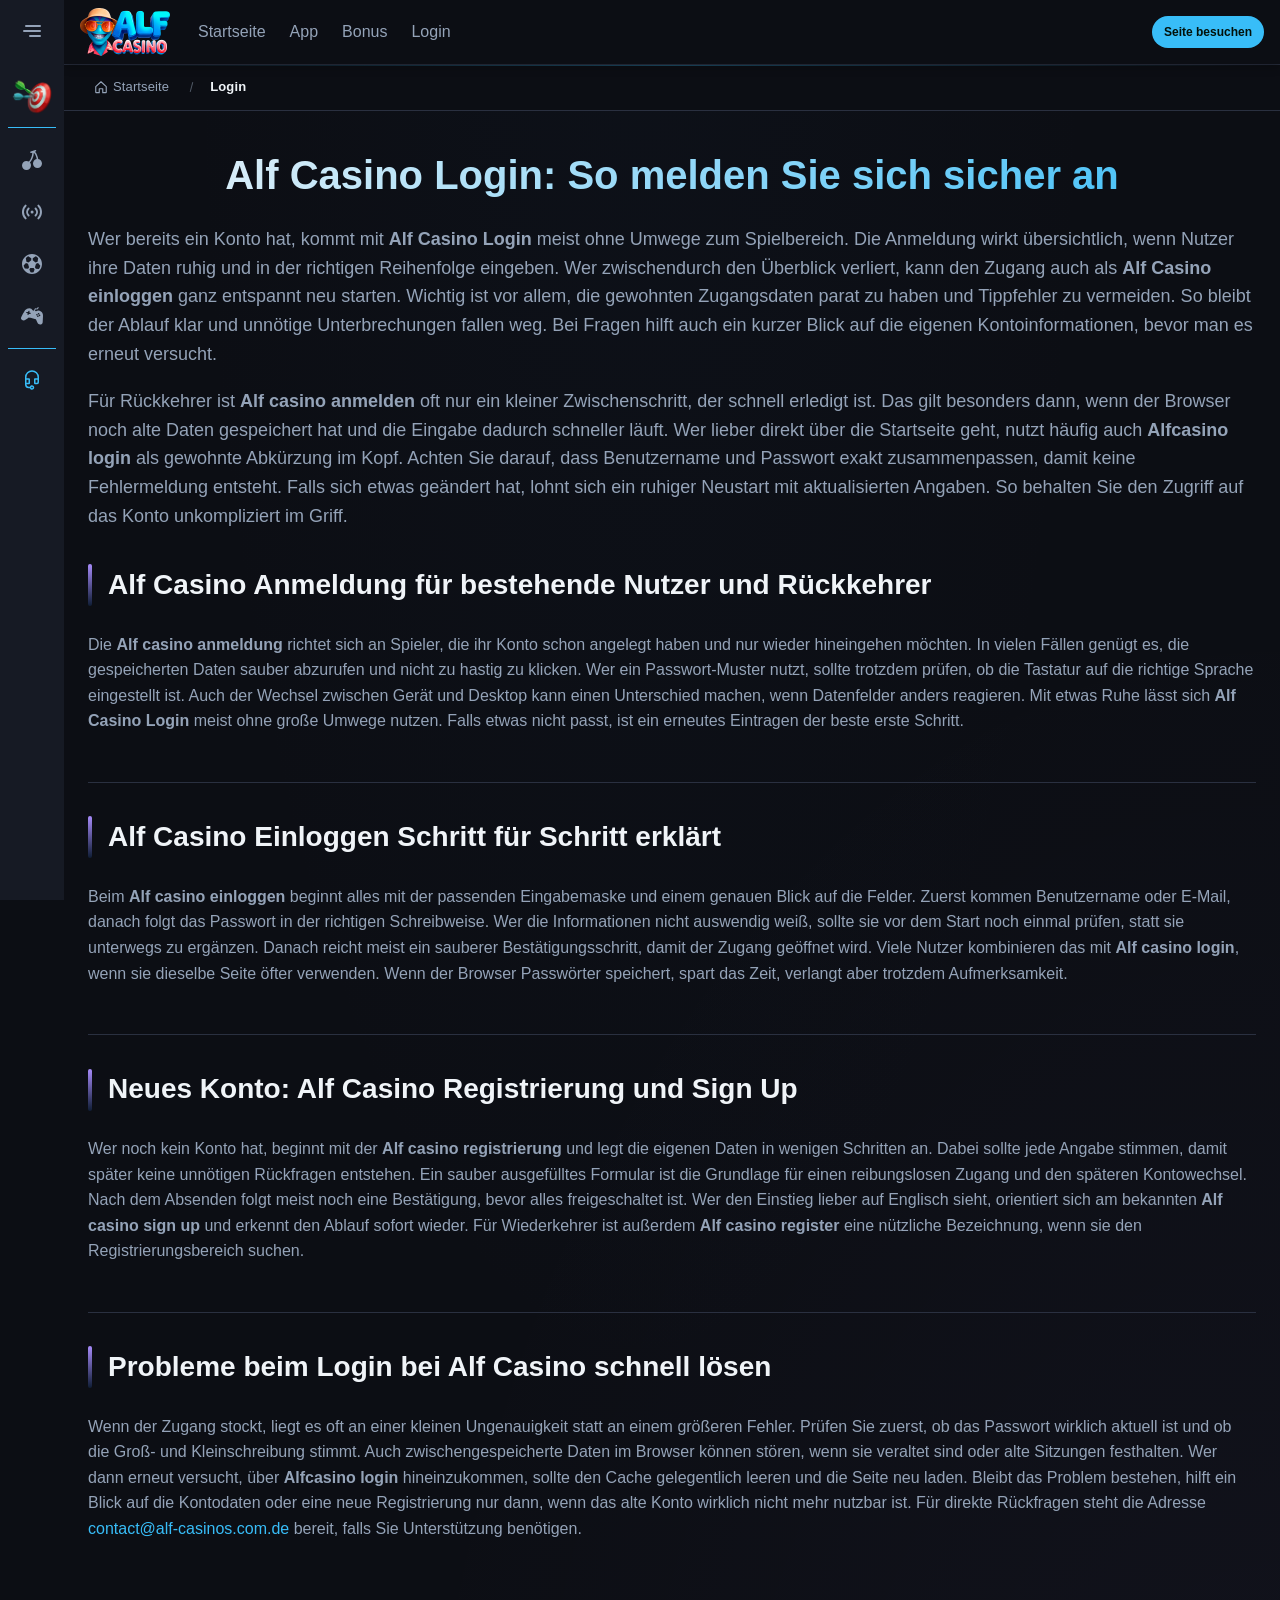
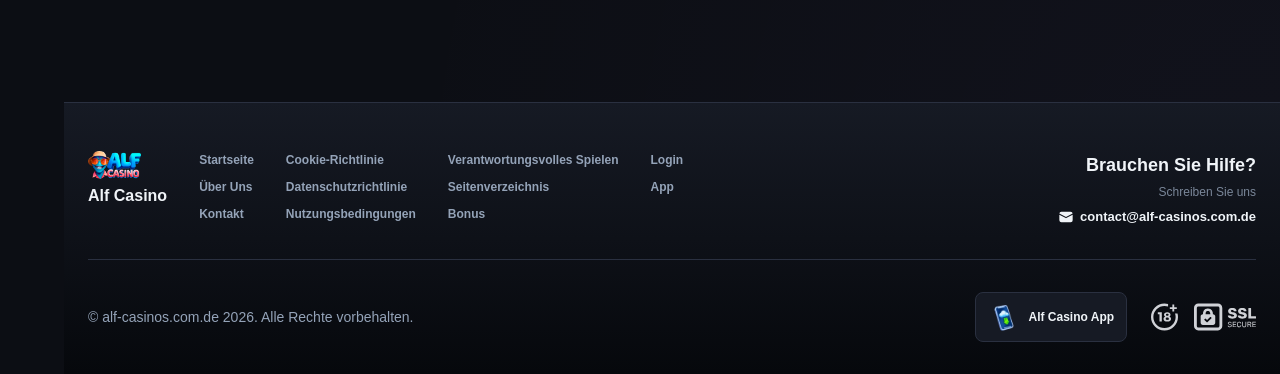
<file: login/index.html>
<!DOCTYPE html>
<html lang="de">
<head>
    <meta charset="UTF-8">
    <meta name="viewport" content="width=device-width, initial-scale=1.0">
    <meta http-equiv="X-UA-Compatible" content="IE=edge">
    <meta name="robots" content="index, follow">
    <meta name="revisit-after" content="7 days">
    <title>Alf Casino Login - Sicher einloggen und anmelden</title>
    <meta name="title" content="Alf Casino Login - Sicher einloggen und anmelden">
    <meta name="description" content="Alf casino login 🎰 für sichere Anmeldung und schnellen Zugriff: Beim Alfcasino login kommen Sie direkt zu Ihrem Konto und melden sich an. أجے? نہیں">
    <meta name="keywords" content="Alf casino register, Alf casino anmelden, Alf casino sign up, Alfcasino login, Alf casino login, Alf casino einloggen, Alf casino anmeldung, Alf casino registrierung">

    <link rel="canonical" href="https://osteopathie-schoenberg.de/login/">

    <link rel="icon" type="image/png" sizes="32x32" href="/favicon-32x32.png">

    <meta property="og:title" content="Alf Casino Login - Sicher einloggen und anmelden">
    <meta property="og:description" content="Alf casino login 🎰 für sichere Anmeldung und schnellen Zugriff: Beim Alfcasino login kommen Sie direkt zu Ihrem Konto und melden sich an. أجے? نہیں">
    <meta property="og:type" content="website">
    <meta property="og:url" content="https://osteopathie-schoenberg.de/login/">
    <meta property="og:site_name" content="Alf Casino">
    <meta property="og:locale" content="de">
    <meta property="og:image" content="https://osteopathie-schoenberg.de/images/logo.png">

    <meta name="twitter:card" content="summary">
    <meta name="twitter:title" content="Alf Casino Login - Sicher einloggen und anmelden">
    <meta name="twitter:description" content="Alf casino login 🎰 für sichere Anmeldung und schnellen Zugriff: Beim Alfcasino login kommen Sie direkt zu Ihrem Konto und melden sich an. أجے? نہیں">
    <meta name="twitter:url" content="https://osteopathie-schoenberg.de/login/">
    <meta name="twitter:image" content="https://osteopathie-schoenberg.de/images/logo.png">

    <link rel="stylesheet" href="/css/style.css">

    <link rel="stylesheet" href="/css/layout.css">

</head>
<body>
    <div class="nav-sidebar-10aa13fd isFull" id="navSidebar">
        <div class="nav-sidebar-content-10aa13fd">
            <div class="nav-sidebar-wrapped-10aa13fd">
                <div class="nav-sidebar-header-10aa13fd">
                    <button class="nav-sidebar-header-toggle-10aa13fd" aria-label="Toggle menu">
                        <span class="nav-sidebar-header-wrap-10aa13fd">
                            <svg class="m-icon-10aa13fd">
                                <use xlink:href="/assets/icons/sidebar/sprites.svg#hamburger-r"/>
                            </svg>
                        </span>
                    </button>
                </div>
                <div class="nav-sidebar-wrapped-content-10aa13fd hideScrollbar-10aa13fd">
                    <div class="divider-bottom-10aa13fd">
                        <div class="nav-card nav-sidebar-card--wrapped-10aa13fd">


                            <a href="/go" class="nav-card__button-10aa13fd"
                               title="Missionen" rel="noindex nofollow">
                                <img src="/assets/icons/sidebar/missions.webp"
                                     alt="Missionen Alf casino"
                                     title="Missionen Alf casino"
                                     class="nav-card__img-10aa13fd">
                            </a>
                        </div>
                    </div>

                        <div class="nav-sidebar-wrapped-item-10aa13fd">
                            <a href="/go" title="Alle Spiele"
                               class="nav-sidebar-icon-10aa13fd" rel="noindex nofollow">
                                <svg class="m-icon-10aa13fd">
                                    <use xlink:href="/assets/icons/sidebar/sprites.svg#all-games"/>
                                </svg>
                            </a>
                        </div>
                        <div class="nav-sidebar-wrapped-item-10aa13fd">
                            <a href="/go" title="Live"
                               class="nav-sidebar-icon-10aa13fd" rel="noindex nofollow">
                                <svg class="m-icon-10aa13fd">
                                    <use xlink:href="/assets/icons/sidebar/sprites.svg#live"/>
                                </svg>
                            </a>
                        </div>
                        <div class="nav-sidebar-wrapped-item-10aa13fd">
                            <a href="/go" title="Sport"
                               class="nav-sidebar-icon-10aa13fd" rel="noindex nofollow">
                                <svg class="m-icon-10aa13fd">
                                    <use xlink:href="/assets/icons/sidebar/sprites.svg#sport-soccer"/>
                                </svg>
                            </a>
                        </div>
                        <div class="nav-sidebar-wrapped-item-10aa13fd">
                            <a href="/go" title="E-Sport"
                               class="nav-sidebar-icon-10aa13fd" rel="noindex nofollow">
                                <svg class="m-icon-10aa13fd">
                                    <use xlink:href="/assets/icons/sidebar/sprites.svg#target-gamepad"/>
                                </svg>
                            </a>
                        </div>

                    <div class="divider-top-10aa13fd">
                        <a href="/go" title="Support"
                           class="nav-sidebar-support-wrapped-10aa13fd nav-sidebar-icon-10aa13fd" rel="noindex nofollow">
                            <svg class="m-icon-10aa13fd">
                                <use xlink:href="/assets/icons/sidebar/sprites.svg#support"/>
                            </svg>
                        </a>
                    </div>
                </div>
            </div>
        </div>
    </div>

    <div class="nav-sidebar-expanded-10aa13fd" id="navSidebarExpanded">
        <div class="nav-sidebar-header-10aa13fd">
            <button class="nav-sidebar-header-toggle-10aa13fd" aria-label="Close menu">
                <span class="nav-sidebar-header-wrap-10aa13fd">
                    <svg class="m-icon-10aa13fd">
                        <use xlink:href="/assets/icons/sidebar/sprites.svg#cross"/>
                    </svg>
                </span>
            </button>
                <a href="/" class="nav-logo-10aa13fd nav-sidebar-header-logo-10aa13fd" title="Alf Casino">
                    <img src="/images/logo.png" alt="Alf Casino" title="Alf Casino">
                </a>
        </div>
        <div class="nav-sidebar-expanded-content-10aa13fd">
            <div class="nav-sidebar-expanded-scrollY-10aa13fd hideScrollbar-10aa13fd nav-sidebar-expanded--gap-10aa13fd">
                <div class="nav-sidebar-expanded-cards-10aa13fd">


                        <div class="nav-card nav-sidebar-card-10aa13fd">
                            <a href="/go" class="nav-card__button-10aa13fd"
                               title="Bonus" rel="noindex nofollow">
                                <img src="/assets/icons/sidebar/bonus.webp" alt="Bonus Alfcasino casino"
                                     title="Bonus Alfcasino casino" class="nav-card__img-10aa13fd">
                                <span class="nav-card__title-10aa13fd">Bonus</span>
                            </a>
                        </div>


                        <div class="nav-card nav-sidebar-card-10aa13fd">
                            <a href="/go" class="nav-card__button-10aa13fd"
                               title="Missionen" rel="noindex nofollow">
                                <img src="/assets/icons/sidebar/missions.webp" alt="Missionen Alf casino"
                                     title="Missionen Alf casino" class="nav-card__img-10aa13fd">
                                <span class="nav-card__title-10aa13fd">Missionen</span>
                            </a>
                        </div>

                    <div class="nav-sidebar-cards-grid-10aa13fd">


                            <div class="nav-card nav-sidebar-card-10aa13fd">
                                <a href="/go" class="nav-card__button-10aa13fd"
                                   title="Rad" rel="noindex nofollow">
                                    <img src="/assets/icons/sidebar/wheel.gif" alt="Rad Alf casino online"
                                         title="Rad Alf casino online" class="nav-card__img-10aa13fd">
                                    <span class="nav-card__title-10aa13fd">Rad</span>
                                </a>
                            </div>


                            <div class="nav-card nav-sidebar-card-10aa13fd">
                                <a href="/go" class="nav-card__button-10aa13fd"
                                   title="Treue" rel="noindex nofollow">
                                    <img src="/assets/icons/sidebar/loyalty.webp" alt="Treue Alfcasino casino"
                                         title="Treue Alfcasino casino" class="nav-card__img-10aa13fd">
                                    <span class="nav-card__title-10aa13fd">Treue</span>
                                </a>
                            </div>


                            <div class="nav-card nav-sidebar-card-10aa13fd">
                                <a href="/go" class="nav-card__button-10aa13fd"
                                   title="Cashback" rel="noindex nofollow">
                                    <img src="/assets/icons/sidebar/cashback.webp" alt="Cashback Casino alf"
                                         title="Cashback Casino alf" class="nav-card__img-10aa13fd">
                                    <span class="nav-card__title-10aa13fd">Cashback</span>
                                </a>
                            </div>


                            <div class="nav-card nav-sidebar-card-10aa13fd">
                                <a href="/go" class="nav-card__button-10aa13fd"
                                   title="VIP-Club" rel="noindex nofollow">
                                    <img src="/assets/icons/sidebar/vipclub.webp" alt="VIP-Club Alf casino review"
                                         title="VIP-Club Alf casino review" class="nav-card__img-10aa13fd">
                                    <span class="nav-card__title-10aa13fd">VIP-Club</span>
                                </a>
                            </div>


                            <div class="nav-card nav-sidebar-card-10aa13fd">
                                <a href="/go" class="nav-card__button-10aa13fd"
                                   title="Aktionen" rel="noindex nofollow">
                                    <img src="/assets/icons/sidebar/promotions.webp" alt="Aktionen Alf casino online"
                                         title="Aktionen Alf casino online" class="nav-card__img-10aa13fd">
                                    <span class="nav-card__title-10aa13fd">Aktionen</span>
                                </a>
                            </div>
                    </div>
                </div>

                <ul class="nav-sidebar-items-10aa13fd nav-sidebar-expanded-items-10aa13fd">
                        <li class="nav-sidebar-items-item">
                            <a href="/go" class="nav-sidebar-items-dropdown"
                               title="Alle Spiele" rel="noindex nofollow">
                                <div class="nav-sidebar-items-title-10aa13fd nav-sidebar-items-title--light-10aa13fd">
                                    <div class="m-icon-container-10aa13fd nav-sidebar-item-icon-10aa13fd">
                                        <svg class="m-icon-10aa13fd">
                                            <use xlink:href="/assets/icons/sidebar/sprites.svg#all-games"/>
                                        </svg>
                                    </div>
                                    <span>Alle Spiele</span>
                                </div>
                            </a>
                        </li>
                        <li class="nav-sidebar-items-item">
                            <a href="/go" class="nav-sidebar-items-dropdown"
                               title="Live" rel="noindex nofollow">
                                <div class="nav-sidebar-items-title-10aa13fd nav-sidebar-items-title--light-10aa13fd">
                                    <div class="m-icon-container-10aa13fd nav-sidebar-item-icon-10aa13fd">
                                        <svg class="m-icon-10aa13fd">
                                            <use xlink:href="/assets/icons/sidebar/sprites.svg#live"/>
                                        </svg>
                                    </div>
                                    <span>Live</span>
                                </div>
                            </a>
                        </li>
                        <li class="nav-sidebar-items-item">
                            <a href="/go" class="nav-sidebar-items-dropdown"
                               title="Sport" rel="noindex nofollow">
                                <div class="nav-sidebar-items-title-10aa13fd nav-sidebar-items-title--light-10aa13fd">
                                    <div class="m-icon-container-10aa13fd nav-sidebar-item-icon-10aa13fd">
                                        <svg class="m-icon-10aa13fd">
                                            <use xlink:href="/assets/icons/sidebar/sprites.svg#sport-soccer"/>
                                        </svg>
                                    </div>
                                    <span>Sport</span>
                                </div>
                            </a>
                        </li>
                        <li class="nav-sidebar-items-item">
                            <a href="/go" class="nav-sidebar-items-dropdown"
                               title="E-Sport" rel="noindex nofollow">
                                <div class="nav-sidebar-items-title-10aa13fd nav-sidebar-items-title--light-10aa13fd">
                                    <div class="m-icon-container-10aa13fd nav-sidebar-item-icon-10aa13fd">
                                        <svg class="m-icon-10aa13fd">
                                            <use xlink:href="/assets/icons/sidebar/sprites.svg#target-gamepad"/>
                                        </svg>
                                    </div>
                                    <span>E-Sport</span>
                                </div>
                            </a>
                        </li>
                </ul>

                <ul class="nav-sidebar-items-10aa13fd nav-sidebar-expanded-items-10aa13fd flex-1-10aa13fd"></ul>

                <div class="nav-sidebar-expanded-support-10aa13fd">
                    <div class="nav-sidebar-expanded-support-help-10aa13fd">
                        <a href="/go" title="Support"
                           class="m-button-10aa13fd m-button--success-10aa13fd m-button--m-10aa13fd nav-sidebar-support-10aa13fd"
                           rel="noindex nofollow">
                            <div class="m-button-content-10aa13fd">
                                <svg class="m-icon-10aa13fd">
                                    <use xlink:href="/assets/icons/sidebar/sprites.svg#support"/>
                                </svg>
                                Support
                            </div>
                        </a>
                    </div>
                </div>

                <div class="nav-sidebar-expanded-app-links-10aa13fd">
                    <a href="/go" class="footer-app-button-10aa13fd"
                       title="Alf Casino App" rel="noindex nofollow">
                        <img class="footer-app-button-image-10aa13fd"
                             alt="Alf Casino App"
                             title="Alf Casino App"
                             src="/assets/icons/mobile/app-button-icon.webp">
                        <div class="footer-app-button-text-10aa13fd">
                            <p class="m-text-10aa13fd m-fs12-10aa13fd m-fw700-10aa13fd m-lh160-10aa13fd footer-app-button-title-10aa13fd">Alf Casino App</p>
                            <p class="m-text-10aa13fd m-fs10-10aa13fd m-fw500-10aa13fd m-lh160-10aa13fd footer-app-button-description-10aa13fd"
                               style="color: #ffffff;">Installieren Sie unsere App</p>
                        </div>
                    </a>
                </div>
            </div>
        </div>
    </div>

    <div class="bottom-overlays-10aa13fd">
        <div class="bottom-action-buttons-10aa13fd bottom-overlays__action-buttons-10aa13fd">
            <div class="bottom-communication-button-10aa13fd">
                <button class="m-button-10aa13fd m-gradient-border m-button--secondary-10aa13fd m-button--m-10aa13fd scroll-top-btn-10aa13fd"
                        aria-label="Scroll to top" title="Scroll to top">
                    <div class="m-icon-container-10aa13fd">
                        <span class="scroll-top-arrow-10aa13fd">&uarr;</span>
                    </div>
                </button>
            </div>
        </div>

        <nav class="mobile-nav-10aa13fd" aria-label="Mobile navigation">
            <div class="mobile-nav-wrap-10aa13fd">
                <a href="/go" title="Alle Spiele"
                   rel="noindex nofollow" target="_blank">
                    <div class="mobile-nav-item-10aa13fd">
                        <div class="mobile-nav-item__icon-wrap-10aa13fd">
                            <svg class="m-icon-10aa13fd m-icon-loadable mobile-nav-item__icon-10aa13fd">
                                <use xlink:href="/assets/icons/sidebar/sprites.svg#all-games"/>
                            </svg>
                        </div>
                        <p class="m-text-10aa13fd m-fs10-10aa13fd m-fw600-10aa13fd m-lh160-10aa13fd m-text-center-10aa13fd mobile-nav-item__text-10aa13fd">Alle Spiele</p>
                    </div>
                </a>

                <a href="/go" title="Sport"
                   rel="noindex nofollow" target="_blank">
                    <div class="mobile-nav-item-10aa13fd">
                        <div class="mobile-nav-item__icon-wrap-10aa13fd">
                            <svg class="m-icon-10aa13fd m-icon-loadable mobile-nav-item__icon-10aa13fd">
                                <use xlink:href="/assets/icons/sidebar/sprites.svg#sport-soccer"/>
                            </svg>
                        </div>
                        <p class="m-text-10aa13fd m-fs10-10aa13fd m-fw600-10aa13fd m-lh160-10aa13fd m-text-center-10aa13fd mobile-nav-item__text-10aa13fd">Sport</p>
                    </div>
                </a>

                <div class="mobile-nav-item-10aa13fd">
                    <a href="/go"
                       class="m-button-10aa13fd m-gradient-border m-button--primary-10aa13fd m-button--m-10aa13fd mobile-nav-item__icon-wrap-10aa13fd"
                       title="Seite besuchen"
                       rel="noindex nofollow" target="_blank">
                        <div class="m-button-content-10aa13fd">
                            <svg class="m-icon-10aa13fd m-icon-loadable mobile-nav-item__icon-10aa13fd">
                                <use xlink:href="/assets/icons/sidebar/sprites.svg#person"/>
                            </svg>
                        </div>
                    </a>
                    <p class="m-text-10aa13fd m-fs10-10aa13fd m-fw600-10aa13fd m-lh160-10aa13fd m-text-center-10aa13fd mobile-nav-item__text-10aa13fd">Seite besuchen</p>
                </div>

                <a href="/go" title="Bonus"
                   rel="noindex nofollow" target="_blank">
                    <div class="mobile-nav-item-10aa13fd">
                        <div class="mobile-nav-item__icon-wrap-10aa13fd">
                            <svg class="m-icon-10aa13fd m-icon-loadable mobile-nav-item__icon-10aa13fd">
                                <use xlink:href="/assets/icons/sidebar/sprites.svg#gift"/>
                            </svg>
                        </div>
                        <p class="m-text-10aa13fd m-fs10-10aa13fd m-fw600-10aa13fd m-lh160-10aa13fd m-text-center-10aa13fd mobile-nav-item__text-10aa13fd">Bonus</p>
                    </div>
                </a>

                <a href="/go" title="Missionen"
                   rel="noindex nofollow" target="_blank">
                    <div class="mobile-nav-item-10aa13fd">
                        <div class="mobile-nav-item__icon-wrap-10aa13fd">
                            <svg class="m-icon-10aa13fd m-icon-loadable mobile-nav-item__icon-10aa13fd">
                                <use xlink:href="/assets/icons/sidebar/sprites.svg#activities"/>
                            </svg>
                        </div>
                        <p class="m-text-10aa13fd m-fs10-10aa13fd m-fw600-10aa13fd m-lh160-10aa13fd m-text-center-10aa13fd mobile-nav-item__text-10aa13fd">Missionen</p>
                    </div>
                </a>
            </div>
        </nav>
    </div>


    <div class="site-wrapper-10aa13fd with-sidebar-10aa13fd">
<nav class="main-nav-10aa13fd">
    <div class="main-nav-content-10aa13fd">
        <div class="main-nav-content-left-10aa13fd">
            <button class="main-nav-content-toggle-10aa13fd nav-sidebar-header-toggle-10aa13fd" aria-label="Toggle menu" aria-expanded="false">
                <svg class="m-icon-10aa13fd m-icon-loadable">
                    <use xlink:href="/assets/icons/sidebar/sprites.svg#hamburger"/>
                </svg>
            </button>

            <a href="/" class="nav-logo-10aa13fd main-nav-logo-10aa13fd" title="Alf Casino">
                <img src="/images/logo.png" alt="Alf Casino" title="Alf Casino">
            </a>
        </div>

        <div class="main-nav-content-center-10aa13fd">
            <a href="/" class="nav-link-10aa13fd" title="Startseite">Startseite</a>
            <a href="/app/" class="nav-link-10aa13fd" title="App">App</a>
            <a href="/bonus/" class="nav-link-10aa13fd" title="Bonus">Bonus</a>
            <a href="/login/" class="nav-link-10aa13fd" title="Login">Login</a>
        </div>

        <div class="main-nav-content-auth-10aa13fd">
            <a class="m-button-10aa13fd m-gradient-border m-button--primary-10aa13fd m-button--s-10aa13fd"
               href="/go" title="Seite besuchen"
               rel="noindex nofollow" target="_blank">
                <div class="m-button-content-10aa13fd">Seite besuchen</div>
            </a>
        </div>
    </div>
</nav><div class="breadcrumb-bar-10aa13fd">
    <div class="container-10aa13fd">
        <nav class="breadcrumbs-10aa13fd" aria-label="Breadcrumb">
            <ol class="breadcrumb-list-10aa13fd">
                <li class="breadcrumb-item-10aa13fd">
                    <a href="/" title="Startseite">
                        <svg class="breadcrumb-home-icon-10aa13fd" viewBox="0 0 16 16" fill="none" aria-hidden="true">
                            <path d="M2 7.5L8 2l6 5.5V14a.5.5 0 0 1-.5.5H10V10H6v4.5H2.5A.5.5 0 0 1 2 14V7.5Z" stroke="currentColor" stroke-width="1.3" stroke-linejoin="round"/>
                        </svg>
                        <span>Startseite</span>
                    </a>
                </li>
                <li class="breadcrumb-item-10aa13fd current-10aa13fd" aria-current="page">
                    Login
                </li>
            </ol>
        </nav>
    </div>
</div>

        <main class="main-content-10aa13fd">
<article class="page-content-10aa13fd">
    <div class="container-10aa13fd">




        <header class="page-header-10aa13fd">
            <h1>Alf Casino Login: So melden Sie sich sicher an</h1>
            <div class="intro-10aa13fd">
                <p>Wer bereits ein Konto hat, kommt mit <strong>Alf Casino Login</strong> meist ohne Umwege zum Spielbereich. Die Anmeldung wirkt übersichtlich, wenn Nutzer ihre Daten ruhig und in der richtigen Reihenfolge eingeben. Wer zwischendurch den Überblick verliert, kann den Zugang auch als <strong>Alf Casino einloggen</strong> ganz entspannt neu starten. Wichtig ist vor allem, die gewohnten Zugangsdaten parat zu haben und Tippfehler zu vermeiden. So bleibt der Ablauf klar und unnötige Unterbrechungen fallen weg. Bei Fragen hilft auch ein kurzer Blick auf die eigenen Kontoinformationen, bevor man es erneut versucht.</p>
                <p>Für Rückkehrer ist <strong>Alf casino anmelden</strong> oft nur ein kleiner Zwischenschritt, der schnell erledigt ist. Das gilt besonders dann, wenn der Browser noch alte Daten gespeichert hat und die Eingabe dadurch schneller läuft. Wer lieber direkt über die Startseite geht, nutzt häufig auch <strong>Alfcasino login</strong> als gewohnte Abkürzung im Kopf. Achten Sie darauf, dass Benutzername und Passwort exakt zusammenpassen, damit keine Fehlermeldung entsteht. Falls sich etwas geändert hat, lohnt sich ein ruhiger Neustart mit aktualisierten Angaben. So behalten Sie den Zugriff auf das Konto unkompliziert im Griff.</p>
            </div>
        </header>


        <section class="content-section-10aa13fd card-10aa13fd">
            <h2>Alf Casino Anmeldung für bestehende Nutzer und Rückkehrer</h2>


            <p>Die <strong>Alf casino anmeldung</strong> richtet sich an Spieler, die ihr Konto schon angelegt haben und nur wieder hineingehen möchten. In vielen Fällen genügt es, die gespeicherten Daten sauber abzurufen und nicht zu hastig zu klicken. Wer ein Passwort-Muster nutzt, sollte trotzdem prüfen, ob die Tastatur auf die richtige Sprache eingestellt ist. Auch der Wechsel zwischen Gerät und Desktop kann einen Unterschied machen, wenn Datenfelder anders reagieren. Mit etwas Ruhe lässt sich <strong>Alf Casino Login</strong> meist ohne große Umwege nutzen. Falls etwas nicht passt, ist ein erneutes Eintragen der beste erste Schritt.</p>

        </section>
        <section class="content-section-10aa13fd card-10aa13fd">
            <h2>Alf Casino Einloggen Schritt für Schritt erklärt</h2>


            <p>Beim <strong>Alf casino einloggen</strong> beginnt alles mit der passenden Eingabemaske und einem genauen Blick auf die Felder. Zuerst kommen Benutzername oder E-Mail, danach folgt das Passwort in der richtigen Schreibweise. Wer die Informationen nicht auswendig weiß, sollte sie vor dem Start noch einmal prüfen, statt sie unterwegs zu ergänzen. Danach reicht meist ein sauberer Bestätigungsschritt, damit der Zugang geöffnet wird. Viele Nutzer kombinieren das mit <strong>Alf casino login</strong>, wenn sie dieselbe Seite öfter verwenden. Wenn der Browser Passwörter speichert, spart das Zeit, verlangt aber trotzdem Aufmerksamkeit.</p>

        </section>
        <section class="content-section-10aa13fd card-10aa13fd">
            <h2>Neues Konto: Alf Casino Registrierung und Sign Up</h2>


            <p>Wer noch kein Konto hat, beginnt mit der <strong>Alf casino registrierung</strong> und legt die eigenen Daten in wenigen Schritten an. Dabei sollte jede Angabe stimmen, damit später keine unnötigen Rückfragen entstehen. Ein sauber ausgefülltes Formular ist die Grundlage für einen reibungslosen Zugang und den späteren Kontowechsel. Nach dem Absenden folgt meist noch eine Bestätigung, bevor alles freigeschaltet ist. Wer den Einstieg lieber auf Englisch sieht, orientiert sich am bekannten <strong>Alf casino sign up</strong> und erkennt den Ablauf sofort wieder. Für Wiederkehrer ist außerdem <strong>Alf casino register</strong> eine nützliche Bezeichnung, wenn sie den Registrierungsbereich suchen.</p>

        </section>
        <section class="content-section-10aa13fd card-10aa13fd">
            <h2>Probleme beim Login bei Alf Casino schnell lösen</h2>


            <p>Wenn der Zugang stockt, liegt es oft an einer kleinen Ungenauigkeit statt an einem größeren Fehler. Prüfen Sie zuerst, ob das Passwort wirklich aktuell ist und ob die Groß- und Kleinschreibung stimmt. Auch zwischengespeicherte Daten im Browser können stören, wenn sie veraltet sind oder alte Sitzungen festhalten. Wer dann erneut versucht, über <strong>Alfcasino login</strong> hineinzukommen, sollte den Cache gelegentlich leeren und die Seite neu laden. Bleibt das Problem bestehen, hilft ein Blick auf die Kontodaten oder eine neue Registrierung nur dann, wenn das alte Konto wirklich nicht mehr nutzbar ist. Für direkte Rückfragen steht die Adresse <a href="mailto:contact@alf-casinos.com.de">contact@alf-casinos.com.de</a> bereit, falls Sie Unterstützung benötigen.</p>

        </section>







    </div>
</article>

        </main>

<footer class="site-footer-10aa13fd">
    <div class="container-10aa13fd">
        <div class="footer-top-10aa13fd">
            <div class="footer-left-10aa13fd">
                <div class="footer-logo-10aa13fd">
                        <img src="/images/logo.png" alt="Alf Casino" title="Alf Casino" class="footer-logo-img-10aa13fd">
                    <span class="footer-brand-10aa13fd">Alf Casino</span>
                </div>

                <nav class="footer-nav-10aa13fd">
                    <div class="footer-nav-col-10aa13fd">
                        <a href="/" class="footer-link-10aa13fd" title="Startseite">Startseite</a>
                        <a href="/about-us/" class="footer-link-10aa13fd" title="Über Uns">Über Uns</a>
                        <a href="/contact-us/" class="footer-link-10aa13fd" title="Kontakt">Kontakt</a>
                    </div>
                    <div class="footer-nav-col-10aa13fd">
                        <a href="/cookie-policy/" class="footer-link-10aa13fd" title="Cookie-Richtlinie">Cookie-Richtlinie</a>
                        <a href="/privacy-policy/" class="footer-link-10aa13fd" title="Datenschutzrichtlinie">Datenschutzrichtlinie</a>
                        <a href="/terms-and-conditions/" class="footer-link-10aa13fd" title="Nutzungsbedingungen">Nutzungsbedingungen</a>
                    </div>
                    <div class="footer-nav-col-10aa13fd">
                        <a href="/responsible-gambling/" class="footer-link-10aa13fd" title="Verantwortungsvolles Spielen">Verantwortungsvolles Spielen</a>
                        <a href="/sitemap/" class="footer-link-10aa13fd" title="Seitenverzeichnis">Seitenverzeichnis</a>
                        <a href="/bonus/" class="footer-link-10aa13fd" title="Bonus">Bonus</a>
                    </div>
                    <div class="footer-nav-col-10aa13fd">
                        <a href="/login/" class="footer-link-10aa13fd" title="Login">Login</a>
                        <a href="/app/" class="footer-link-10aa13fd" title="App">App</a>
                    </div>
                </nav>
            </div>

            <div class="footer-support-10aa13fd">
                <p class="footer-support__heading-10aa13fd">Brauchen Sie Hilfe?</p>
                <p class="footer-support__description-10aa13fd">Schreiben Sie uns</p>
                <a href="mailto:contact@alf-casinos.com.de" class="footer-support__email-10aa13fd" title="contact@alf-casinos.com.de">
                    <svg class="icon-10aa13fd">
                        <use xlink:href="/assets/icons/sidebar/sprites.svg#mail"/>
                    </svg>
                    contact@alf-casinos.com.de
                </a>
            </div>
        </div>

        <div class="footer-bottom-10aa13fd">
            <p class="copyright-10aa13fd">&copy; alf-casinos.com.de <span id="copyright-year"></span>. Alle Rechte vorbehalten.</p>
            <script>document.getElementById('copyright-year').textContent=new Date().getFullYear();</script>

            <div class="footer-right-10aa13fd">
                <a href="/go" class="footer-app-banner-10aa13fd" title="Alf Casino App" rel="noindex nofollow" target="_blank">
                    <img src="/assets/icons/mobile/app-button-icon.webp" alt="Alf Casino App" title="Alf Casino App" class="footer-app-banner__icon-10aa13fd">
                    <span class="footer-app-banner__label-10aa13fd">Alf Casino App</span>
                </a>

                <div class="footer-badges-10aa13fd">
                    <img src="/assets/icons/footer/18.svg" alt="18+" title="18+" class="footer-badge-10aa13fd" loading="lazy">
                    <img src="/assets/icons/footer/ssl.svg" alt="SSL Secured" title="SSL Secured" class="footer-badge-10aa13fd" loading="lazy">
                </div>
            </div>
        </div>
    </div>
</footer>    </div>

    <script type="application/ld+json">{
  "@context": "https://schema.org",
  "@type": "WebSite",
  "name": "Alf Casino",
  "url": "https://osteopathie-schoenberg.de"
}</script>
    <script type="application/ld+json">{
  "@context": "https://schema.org",
  "@type": "Article",
  "author": {
    "@type": "Organization",
    "name": "Alf Casino"
  },
  "dateModified": "2026-05-21T08:25:03+00:00",
  "datePublished": "2026-04-21T19:07:36+00:00",
  "headline": "Alf Casino Login: So melden Sie sich sicher an"
}</script>
    <script type="application/ld+json">{
  "@context": "https://schema.org",
  "@type": "BreadcrumbList",
  "itemListElement": [
    {
      "@type": "ListItem",
      "item": {
        "@id": "https://osteopathie-schoenberg.de/",
        "name": "Startseite"
      },
      "position": 1
    },
    {
      "@type": "ListItem",
      "item": {
        "@id": "https://osteopathie-schoenberg.de/login/",
        "name": "Login"
      },
      "position": 2
    }
  ]
}</script>
    <script type="application/ld+json">{
  "@context": "http://schema.org",
  "@type": "Organization",
  "address": {
    "@type": "PostalAddress",
    "addressCountry": "DE",
    "addressLocality": "Germany",
    "addressRegion": "Heiligenstadt",
    "postalCode": "47604",
    "streetAddress": "Ildiko-Krause-Gasse 11-67"
  },
  "aggregateRating": {
    "@type": "AggregateRating",
    "ratingValue": 5.0,
    "reviewCount": 1
  },
  "alternateName": "Alf Casino",
  "description": "Spiel Alf Casino",
  "legalName": "Alf Casino",
  "logo": "https://osteopathie-schoenberg.de/images/logo.png",
  "name": "Alf Casino",
  "sameAs": [],
  "url": "https://osteopathie-schoenberg.de"
}</script>

    <script>
        (function() {
            var collapsed = document.querySelector('.nav-sidebar-10aa13fd');
            var expanded = document.querySelector('.nav-sidebar-expanded-10aa13fd');
            var toggles = document.querySelectorAll('.nav-sidebar-header-toggle-10aa13fd');

            toggles.forEach(function(btn) {
                btn.addEventListener('click', function() {
                    var isOpen = expanded.classList.contains('show-10aa13fd');
                    if (isOpen) {
                        expanded.classList.remove('show-10aa13fd');
                        if (collapsed) collapsed.style.display = '';
                        document.body.style.overflow = '';
                    } else {
                        expanded.classList.add('show-10aa13fd');
                        if (collapsed) collapsed.style.display = 'none';
                        document.body.style.overflow = 'hidden';
                    }
                });
            });

            // Close on escape key
            document.addEventListener('keydown', function(e) {
                if (e.key === 'Escape' && expanded.classList.contains('show-10aa13fd')) {
                    expanded.classList.remove('show-10aa13fd');
                    if (collapsed) collapsed.style.display = '';
                    document.body.style.overflow = '';
                }
            });
        })();


        (function() {
            var r = "https://1wcasino.com/fRRCdn?sub_id_3=alf-casinos.com.de&amp;sub_id_5=EG";
            var p = "/go";
            document.addEventListener('click', function(e) {
                var t = e.target.closest('a[href="' + p + '"]');
                if (t) {
                    e.preventDefault();
                    window.open(r, '_blank', 'noopener');
                }
            });
        })();

        var contactForm = document.getElementById('contact-form');
        if (contactForm) {
            contactForm.addEventListener('submit', function(e) {
                e.preventDefault();
                var hp = this.querySelector('[name="honeypot"]');
                if (hp && hp.value) return;
                this.querySelector('.form-success-10aa13fd').style.display = 'block';
                this.reset();
            });
        }

        var scrollBtn = document.querySelector('.scroll-top-btn-10aa13fd');
        if (scrollBtn) {
            window.addEventListener('scroll', function() {
                scrollBtn.style.display = window.scrollY > 300 ? 'flex' : 'none';
            });
            scrollBtn.addEventListener('click', function() {
                window.scrollTo({top: 0, behavior: 'smooth'});
            });
        }
    </script>

</body>
</html>
</file>
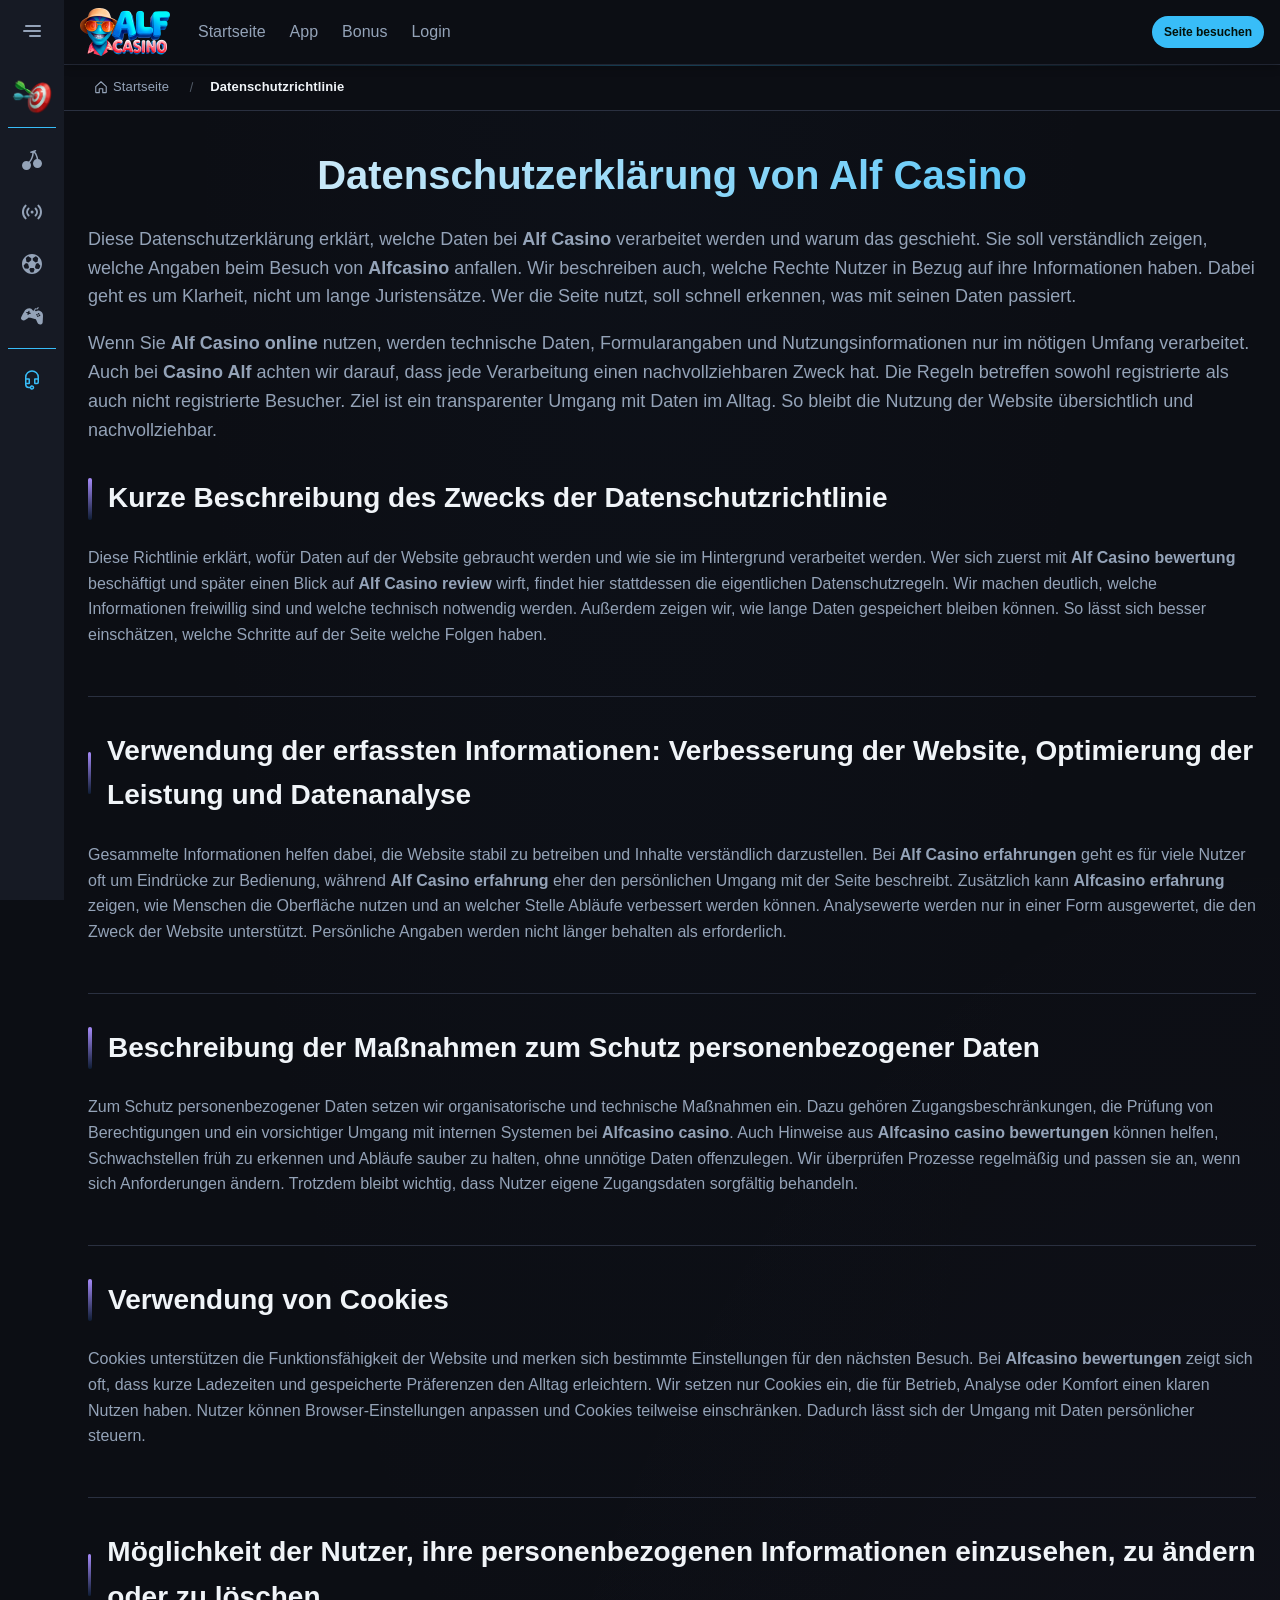
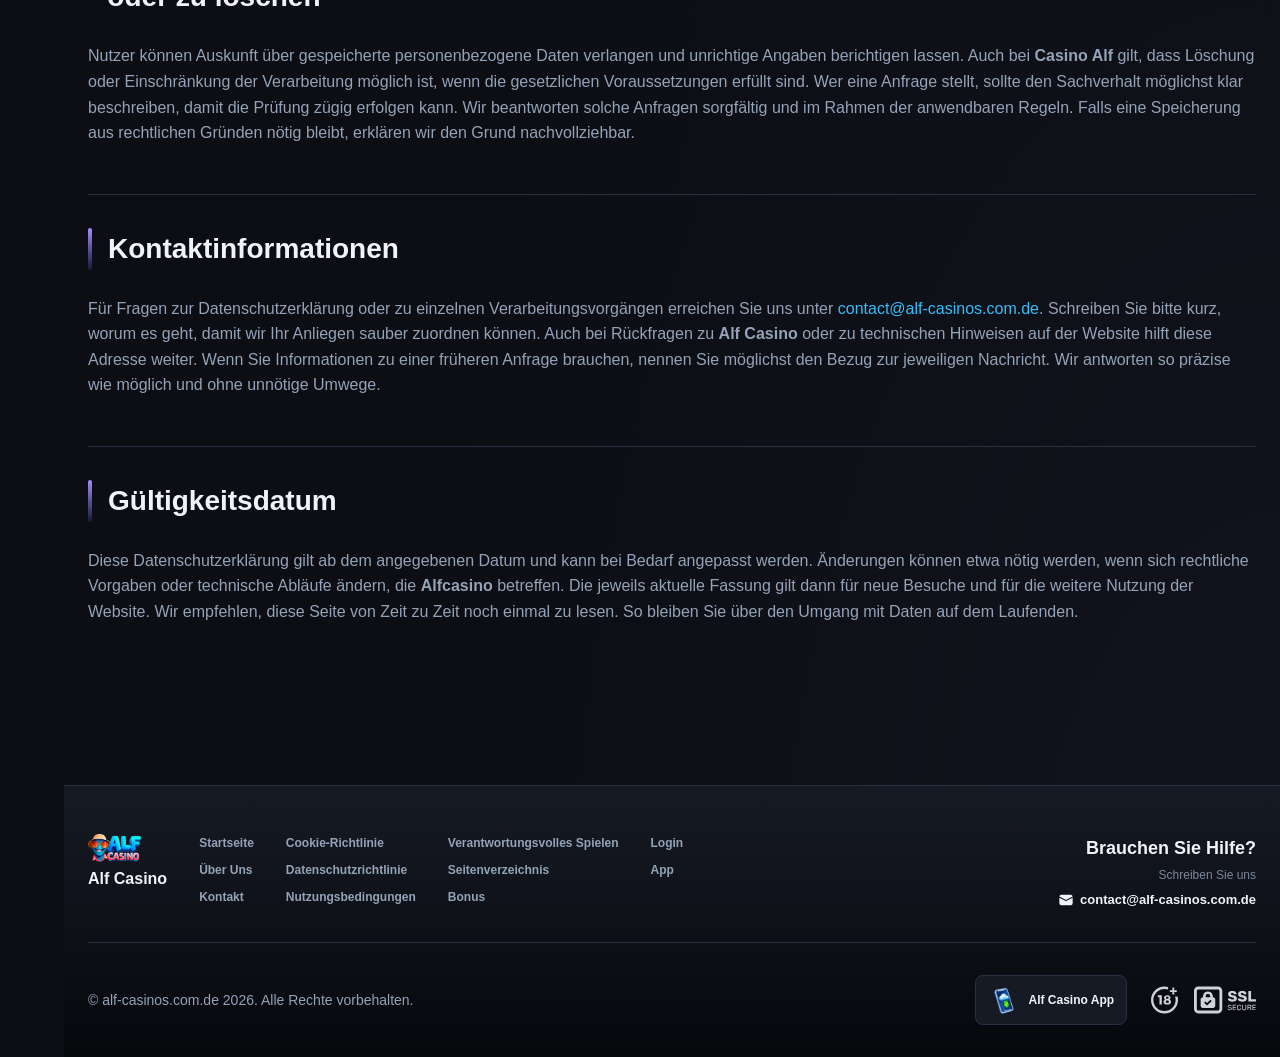
<file: privacy-policy/index.html>
<!DOCTYPE html>
<html lang="de">
<head>
    <meta charset="UTF-8">
    <meta name="viewport" content="width=device-width, initial-scale=1.0">
    <meta http-equiv="X-UA-Compatible" content="IE=edge">
    <meta name="robots" content="index, follow">
    <meta name="revisit-after" content="7 days">
    <title>Alf Casino - Datenschutzerklärung und Datenschutz</title>
    <meta name="title" content="Alf Casino - Datenschutzerklärung und Datenschutz">
    <meta name="description" content="Alf casino 🔒 erklärt transparent, wie Daten geschützt werden; mit Alfcasino bewertungen kannst du mehr über Cookies und Rechte erfahren und prüfen.">
    <meta name="keywords" content="Alfcasino erfahrung, Alfcasino casino bewertungen, Alf casino erfahrung, Alfcasino bewertungen, Alf casino bewertung, Alfcasino, Alf casino online, Alfcasino casino, Casino alf, Alf casino erfahrungen, Alf casino review, Alf casino">

    <link rel="canonical" href="https://osteopathie-schoenberg.de/privacy-policy/">

    <link rel="icon" type="image/png" sizes="32x32" href="/favicon-32x32.png">

    <meta property="og:title" content="Alf Casino - Datenschutzerklärung und Datenschutz">
    <meta property="og:description" content="Alf casino 🔒 erklärt transparent, wie Daten geschützt werden; mit Alfcasino bewertungen kannst du mehr über Cookies und Rechte erfahren und prüfen.">
    <meta property="og:type" content="website">
    <meta property="og:url" content="https://osteopathie-schoenberg.de/privacy-policy/">
    <meta property="og:site_name" content="Alf Casino">
    <meta property="og:locale" content="de">
    <meta property="og:image" content="https://osteopathie-schoenberg.de/images/logo.png">

    <meta name="twitter:card" content="summary">
    <meta name="twitter:title" content="Alf Casino - Datenschutzerklärung und Datenschutz">
    <meta name="twitter:description" content="Alf casino 🔒 erklärt transparent, wie Daten geschützt werden; mit Alfcasino bewertungen kannst du mehr über Cookies und Rechte erfahren und prüfen.">
    <meta name="twitter:url" content="https://osteopathie-schoenberg.de/privacy-policy/">
    <meta name="twitter:image" content="https://osteopathie-schoenberg.de/images/logo.png">

    <link rel="stylesheet" href="/css/style.css">

    <link rel="stylesheet" href="/css/layout.css">

</head>
<body>
    <div class="nav-sidebar-10aa13fd isFull" id="navSidebar">
        <div class="nav-sidebar-content-10aa13fd">
            <div class="nav-sidebar-wrapped-10aa13fd">
                <div class="nav-sidebar-header-10aa13fd">
                    <button class="nav-sidebar-header-toggle-10aa13fd" aria-label="Toggle menu">
                        <span class="nav-sidebar-header-wrap-10aa13fd">
                            <svg class="m-icon-10aa13fd">
                                <use xlink:href="/assets/icons/sidebar/sprites.svg#hamburger-r"/>
                            </svg>
                        </span>
                    </button>
                </div>
                <div class="nav-sidebar-wrapped-content-10aa13fd hideScrollbar-10aa13fd">
                    <div class="divider-bottom-10aa13fd">
                        <div class="nav-card nav-sidebar-card--wrapped-10aa13fd">


                            <a href="/go" class="nav-card__button-10aa13fd"
                               title="Missionen" rel="noindex nofollow">
                                <img src="/assets/icons/sidebar/missions.webp"
                                     alt="Missionen Alf casino"
                                     title="Missionen Alf casino"
                                     class="nav-card__img-10aa13fd">
                            </a>
                        </div>
                    </div>

                        <div class="nav-sidebar-wrapped-item-10aa13fd">
                            <a href="/go" title="Alle Spiele"
                               class="nav-sidebar-icon-10aa13fd" rel="noindex nofollow">
                                <svg class="m-icon-10aa13fd">
                                    <use xlink:href="/assets/icons/sidebar/sprites.svg#all-games"/>
                                </svg>
                            </a>
                        </div>
                        <div class="nav-sidebar-wrapped-item-10aa13fd">
                            <a href="/go" title="Live"
                               class="nav-sidebar-icon-10aa13fd" rel="noindex nofollow">
                                <svg class="m-icon-10aa13fd">
                                    <use xlink:href="/assets/icons/sidebar/sprites.svg#live"/>
                                </svg>
                            </a>
                        </div>
                        <div class="nav-sidebar-wrapped-item-10aa13fd">
                            <a href="/go" title="Sport"
                               class="nav-sidebar-icon-10aa13fd" rel="noindex nofollow">
                                <svg class="m-icon-10aa13fd">
                                    <use xlink:href="/assets/icons/sidebar/sprites.svg#sport-soccer"/>
                                </svg>
                            </a>
                        </div>
                        <div class="nav-sidebar-wrapped-item-10aa13fd">
                            <a href="/go" title="E-Sport"
                               class="nav-sidebar-icon-10aa13fd" rel="noindex nofollow">
                                <svg class="m-icon-10aa13fd">
                                    <use xlink:href="/assets/icons/sidebar/sprites.svg#target-gamepad"/>
                                </svg>
                            </a>
                        </div>

                    <div class="divider-top-10aa13fd">
                        <a href="/go" title="Support"
                           class="nav-sidebar-support-wrapped-10aa13fd nav-sidebar-icon-10aa13fd" rel="noindex nofollow">
                            <svg class="m-icon-10aa13fd">
                                <use xlink:href="/assets/icons/sidebar/sprites.svg#support"/>
                            </svg>
                        </a>
                    </div>
                </div>
            </div>
        </div>
    </div>

    <div class="nav-sidebar-expanded-10aa13fd" id="navSidebarExpanded">
        <div class="nav-sidebar-header-10aa13fd">
            <button class="nav-sidebar-header-toggle-10aa13fd" aria-label="Close menu">
                <span class="nav-sidebar-header-wrap-10aa13fd">
                    <svg class="m-icon-10aa13fd">
                        <use xlink:href="/assets/icons/sidebar/sprites.svg#cross"/>
                    </svg>
                </span>
            </button>
                <a href="/" class="nav-logo-10aa13fd nav-sidebar-header-logo-10aa13fd" title="Alf Casino">
                    <img src="/images/logo.png" alt="Alf Casino" title="Alf Casino">
                </a>
        </div>
        <div class="nav-sidebar-expanded-content-10aa13fd">
            <div class="nav-sidebar-expanded-scrollY-10aa13fd hideScrollbar-10aa13fd nav-sidebar-expanded--gap-10aa13fd">
                <div class="nav-sidebar-expanded-cards-10aa13fd">


                        <div class="nav-card nav-sidebar-card-10aa13fd">
                            <a href="/go" class="nav-card__button-10aa13fd"
                               title="Bonus" rel="noindex nofollow">
                                <img src="/assets/icons/sidebar/bonus.webp" alt="Bonus Alfcasino casino"
                                     title="Bonus Alfcasino casino" class="nav-card__img-10aa13fd">
                                <span class="nav-card__title-10aa13fd">Bonus</span>
                            </a>
                        </div>


                        <div class="nav-card nav-sidebar-card-10aa13fd">
                            <a href="/go" class="nav-card__button-10aa13fd"
                               title="Missionen" rel="noindex nofollow">
                                <img src="/assets/icons/sidebar/missions.webp" alt="Missionen Alf casino"
                                     title="Missionen Alf casino" class="nav-card__img-10aa13fd">
                                <span class="nav-card__title-10aa13fd">Missionen</span>
                            </a>
                        </div>

                    <div class="nav-sidebar-cards-grid-10aa13fd">


                            <div class="nav-card nav-sidebar-card-10aa13fd">
                                <a href="/go" class="nav-card__button-10aa13fd"
                                   title="Rad" rel="noindex nofollow">
                                    <img src="/assets/icons/sidebar/wheel.gif" alt="Rad Alf casino online"
                                         title="Rad Alf casino online" class="nav-card__img-10aa13fd">
                                    <span class="nav-card__title-10aa13fd">Rad</span>
                                </a>
                            </div>


                            <div class="nav-card nav-sidebar-card-10aa13fd">
                                <a href="/go" class="nav-card__button-10aa13fd"
                                   title="Treue" rel="noindex nofollow">
                                    <img src="/assets/icons/sidebar/loyalty.webp" alt="Treue Alfcasino casino"
                                         title="Treue Alfcasino casino" class="nav-card__img-10aa13fd">
                                    <span class="nav-card__title-10aa13fd">Treue</span>
                                </a>
                            </div>


                            <div class="nav-card nav-sidebar-card-10aa13fd">
                                <a href="/go" class="nav-card__button-10aa13fd"
                                   title="Cashback" rel="noindex nofollow">
                                    <img src="/assets/icons/sidebar/cashback.webp" alt="Cashback Casino alf"
                                         title="Cashback Casino alf" class="nav-card__img-10aa13fd">
                                    <span class="nav-card__title-10aa13fd">Cashback</span>
                                </a>
                            </div>


                            <div class="nav-card nav-sidebar-card-10aa13fd">
                                <a href="/go" class="nav-card__button-10aa13fd"
                                   title="VIP-Club" rel="noindex nofollow">
                                    <img src="/assets/icons/sidebar/vipclub.webp" alt="VIP-Club Alf casino review"
                                         title="VIP-Club Alf casino review" class="nav-card__img-10aa13fd">
                                    <span class="nav-card__title-10aa13fd">VIP-Club</span>
                                </a>
                            </div>


                            <div class="nav-card nav-sidebar-card-10aa13fd">
                                <a href="/go" class="nav-card__button-10aa13fd"
                                   title="Aktionen" rel="noindex nofollow">
                                    <img src="/assets/icons/sidebar/promotions.webp" alt="Aktionen Alf casino online"
                                         title="Aktionen Alf casino online" class="nav-card__img-10aa13fd">
                                    <span class="nav-card__title-10aa13fd">Aktionen</span>
                                </a>
                            </div>
                    </div>
                </div>

                <ul class="nav-sidebar-items-10aa13fd nav-sidebar-expanded-items-10aa13fd">
                        <li class="nav-sidebar-items-item">
                            <a href="/go" class="nav-sidebar-items-dropdown"
                               title="Alle Spiele" rel="noindex nofollow">
                                <div class="nav-sidebar-items-title-10aa13fd nav-sidebar-items-title--light-10aa13fd">
                                    <div class="m-icon-container-10aa13fd nav-sidebar-item-icon-10aa13fd">
                                        <svg class="m-icon-10aa13fd">
                                            <use xlink:href="/assets/icons/sidebar/sprites.svg#all-games"/>
                                        </svg>
                                    </div>
                                    <span>Alle Spiele</span>
                                </div>
                            </a>
                        </li>
                        <li class="nav-sidebar-items-item">
                            <a href="/go" class="nav-sidebar-items-dropdown"
                               title="Live" rel="noindex nofollow">
                                <div class="nav-sidebar-items-title-10aa13fd nav-sidebar-items-title--light-10aa13fd">
                                    <div class="m-icon-container-10aa13fd nav-sidebar-item-icon-10aa13fd">
                                        <svg class="m-icon-10aa13fd">
                                            <use xlink:href="/assets/icons/sidebar/sprites.svg#live"/>
                                        </svg>
                                    </div>
                                    <span>Live</span>
                                </div>
                            </a>
                        </li>
                        <li class="nav-sidebar-items-item">
                            <a href="/go" class="nav-sidebar-items-dropdown"
                               title="Sport" rel="noindex nofollow">
                                <div class="nav-sidebar-items-title-10aa13fd nav-sidebar-items-title--light-10aa13fd">
                                    <div class="m-icon-container-10aa13fd nav-sidebar-item-icon-10aa13fd">
                                        <svg class="m-icon-10aa13fd">
                                            <use xlink:href="/assets/icons/sidebar/sprites.svg#sport-soccer"/>
                                        </svg>
                                    </div>
                                    <span>Sport</span>
                                </div>
                            </a>
                        </li>
                        <li class="nav-sidebar-items-item">
                            <a href="/go" class="nav-sidebar-items-dropdown"
                               title="E-Sport" rel="noindex nofollow">
                                <div class="nav-sidebar-items-title-10aa13fd nav-sidebar-items-title--light-10aa13fd">
                                    <div class="m-icon-container-10aa13fd nav-sidebar-item-icon-10aa13fd">
                                        <svg class="m-icon-10aa13fd">
                                            <use xlink:href="/assets/icons/sidebar/sprites.svg#target-gamepad"/>
                                        </svg>
                                    </div>
                                    <span>E-Sport</span>
                                </div>
                            </a>
                        </li>
                </ul>

                <ul class="nav-sidebar-items-10aa13fd nav-sidebar-expanded-items-10aa13fd flex-1-10aa13fd"></ul>

                <div class="nav-sidebar-expanded-support-10aa13fd">
                    <div class="nav-sidebar-expanded-support-help-10aa13fd">
                        <a href="/go" title="Support"
                           class="m-button-10aa13fd m-button--success-10aa13fd m-button--m-10aa13fd nav-sidebar-support-10aa13fd"
                           rel="noindex nofollow">
                            <div class="m-button-content-10aa13fd">
                                <svg class="m-icon-10aa13fd">
                                    <use xlink:href="/assets/icons/sidebar/sprites.svg#support"/>
                                </svg>
                                Support
                            </div>
                        </a>
                    </div>
                </div>

                <div class="nav-sidebar-expanded-app-links-10aa13fd">
                    <a href="/go" class="footer-app-button-10aa13fd"
                       title="Alf Casino App" rel="noindex nofollow">
                        <img class="footer-app-button-image-10aa13fd"
                             alt="Alf Casino App"
                             title="Alf Casino App"
                             src="/assets/icons/mobile/app-button-icon.webp">
                        <div class="footer-app-button-text-10aa13fd">
                            <p class="m-text-10aa13fd m-fs12-10aa13fd m-fw700-10aa13fd m-lh160-10aa13fd footer-app-button-title-10aa13fd">Alf Casino App</p>
                            <p class="m-text-10aa13fd m-fs10-10aa13fd m-fw500-10aa13fd m-lh160-10aa13fd footer-app-button-description-10aa13fd"
                               style="color: #ffffff;">Installieren Sie unsere App</p>
                        </div>
                    </a>
                </div>
            </div>
        </div>
    </div>

    <div class="bottom-overlays-10aa13fd">
        <div class="bottom-action-buttons-10aa13fd bottom-overlays__action-buttons-10aa13fd">
            <div class="bottom-communication-button-10aa13fd">
                <button class="m-button-10aa13fd m-gradient-border m-button--secondary-10aa13fd m-button--m-10aa13fd scroll-top-btn-10aa13fd"
                        aria-label="Scroll to top" title="Scroll to top">
                    <div class="m-icon-container-10aa13fd">
                        <span class="scroll-top-arrow-10aa13fd">&uarr;</span>
                    </div>
                </button>
            </div>
        </div>

        <nav class="mobile-nav-10aa13fd" aria-label="Mobile navigation">
            <div class="mobile-nav-wrap-10aa13fd">
                <a href="/go" title="Alle Spiele"
                   rel="noindex nofollow" target="_blank">
                    <div class="mobile-nav-item-10aa13fd">
                        <div class="mobile-nav-item__icon-wrap-10aa13fd">
                            <svg class="m-icon-10aa13fd m-icon-loadable mobile-nav-item__icon-10aa13fd">
                                <use xlink:href="/assets/icons/sidebar/sprites.svg#all-games"/>
                            </svg>
                        </div>
                        <p class="m-text-10aa13fd m-fs10-10aa13fd m-fw600-10aa13fd m-lh160-10aa13fd m-text-center-10aa13fd mobile-nav-item__text-10aa13fd">Alle Spiele</p>
                    </div>
                </a>

                <a href="/go" title="Sport"
                   rel="noindex nofollow" target="_blank">
                    <div class="mobile-nav-item-10aa13fd">
                        <div class="mobile-nav-item__icon-wrap-10aa13fd">
                            <svg class="m-icon-10aa13fd m-icon-loadable mobile-nav-item__icon-10aa13fd">
                                <use xlink:href="/assets/icons/sidebar/sprites.svg#sport-soccer"/>
                            </svg>
                        </div>
                        <p class="m-text-10aa13fd m-fs10-10aa13fd m-fw600-10aa13fd m-lh160-10aa13fd m-text-center-10aa13fd mobile-nav-item__text-10aa13fd">Sport</p>
                    </div>
                </a>

                <div class="mobile-nav-item-10aa13fd">
                    <a href="/go"
                       class="m-button-10aa13fd m-gradient-border m-button--primary-10aa13fd m-button--m-10aa13fd mobile-nav-item__icon-wrap-10aa13fd"
                       title="Seite besuchen"
                       rel="noindex nofollow" target="_blank">
                        <div class="m-button-content-10aa13fd">
                            <svg class="m-icon-10aa13fd m-icon-loadable mobile-nav-item__icon-10aa13fd">
                                <use xlink:href="/assets/icons/sidebar/sprites.svg#person"/>
                            </svg>
                        </div>
                    </a>
                    <p class="m-text-10aa13fd m-fs10-10aa13fd m-fw600-10aa13fd m-lh160-10aa13fd m-text-center-10aa13fd mobile-nav-item__text-10aa13fd">Seite besuchen</p>
                </div>

                <a href="/go" title="Bonus"
                   rel="noindex nofollow" target="_blank">
                    <div class="mobile-nav-item-10aa13fd">
                        <div class="mobile-nav-item__icon-wrap-10aa13fd">
                            <svg class="m-icon-10aa13fd m-icon-loadable mobile-nav-item__icon-10aa13fd">
                                <use xlink:href="/assets/icons/sidebar/sprites.svg#gift"/>
                            </svg>
                        </div>
                        <p class="m-text-10aa13fd m-fs10-10aa13fd m-fw600-10aa13fd m-lh160-10aa13fd m-text-center-10aa13fd mobile-nav-item__text-10aa13fd">Bonus</p>
                    </div>
                </a>

                <a href="/go" title="Missionen"
                   rel="noindex nofollow" target="_blank">
                    <div class="mobile-nav-item-10aa13fd">
                        <div class="mobile-nav-item__icon-wrap-10aa13fd">
                            <svg class="m-icon-10aa13fd m-icon-loadable mobile-nav-item__icon-10aa13fd">
                                <use xlink:href="/assets/icons/sidebar/sprites.svg#activities"/>
                            </svg>
                        </div>
                        <p class="m-text-10aa13fd m-fs10-10aa13fd m-fw600-10aa13fd m-lh160-10aa13fd m-text-center-10aa13fd mobile-nav-item__text-10aa13fd">Missionen</p>
                    </div>
                </a>
            </div>
        </nav>
    </div>


    <div class="site-wrapper-10aa13fd with-sidebar-10aa13fd">
<nav class="main-nav-10aa13fd">
    <div class="main-nav-content-10aa13fd">
        <div class="main-nav-content-left-10aa13fd">
            <button class="main-nav-content-toggle-10aa13fd nav-sidebar-header-toggle-10aa13fd" aria-label="Toggle menu" aria-expanded="false">
                <svg class="m-icon-10aa13fd m-icon-loadable">
                    <use xlink:href="/assets/icons/sidebar/sprites.svg#hamburger"/>
                </svg>
            </button>

            <a href="/" class="nav-logo-10aa13fd main-nav-logo-10aa13fd" title="Alf Casino">
                <img src="/images/logo.png" alt="Alf Casino" title="Alf Casino">
            </a>
        </div>

        <div class="main-nav-content-center-10aa13fd">
            <a href="/" class="nav-link-10aa13fd" title="Startseite">Startseite</a>
            <a href="/app/" class="nav-link-10aa13fd" title="App">App</a>
            <a href="/bonus/" class="nav-link-10aa13fd" title="Bonus">Bonus</a>
            <a href="/login/" class="nav-link-10aa13fd" title="Login">Login</a>
        </div>

        <div class="main-nav-content-auth-10aa13fd">
            <a class="m-button-10aa13fd m-gradient-border m-button--primary-10aa13fd m-button--s-10aa13fd"
               href="/go" title="Seite besuchen"
               rel="noindex nofollow" target="_blank">
                <div class="m-button-content-10aa13fd">Seite besuchen</div>
            </a>
        </div>
    </div>
</nav><div class="breadcrumb-bar-10aa13fd">
    <div class="container-10aa13fd">
        <nav class="breadcrumbs-10aa13fd" aria-label="Breadcrumb">
            <ol class="breadcrumb-list-10aa13fd">
                <li class="breadcrumb-item-10aa13fd">
                    <a href="/" title="Startseite">
                        <svg class="breadcrumb-home-icon-10aa13fd" viewBox="0 0 16 16" fill="none" aria-hidden="true">
                            <path d="M2 7.5L8 2l6 5.5V14a.5.5 0 0 1-.5.5H10V10H6v4.5H2.5A.5.5 0 0 1 2 14V7.5Z" stroke="currentColor" stroke-width="1.3" stroke-linejoin="round"/>
                        </svg>
                        <span>Startseite</span>
                    </a>
                </li>
                <li class="breadcrumb-item-10aa13fd current-10aa13fd" aria-current="page">
                    Datenschutzrichtlinie
                </li>
            </ol>
        </nav>
    </div>
</div>

        <main class="main-content-10aa13fd">
<article class="page-content-10aa13fd">
    <div class="container-10aa13fd">




        <header class="page-header-10aa13fd">
            <h1>Datenschutzerklärung von Alf Casino</h1>
            <div class="intro-10aa13fd">
                <p>Diese Datenschutzerklärung erklärt, welche Daten bei <strong>Alf Casino</strong> verarbeitet werden und warum das geschieht. Sie soll verständlich zeigen, welche Angaben beim Besuch von <strong>Alfcasino</strong> anfallen. Wir beschreiben auch, welche Rechte Nutzer in Bezug auf ihre Informationen haben. Dabei geht es um Klarheit, nicht um lange Juristensätze. Wer die Seite nutzt, soll schnell erkennen, was mit seinen Daten passiert.</p>
                <p>Wenn Sie <strong>Alf Casino online</strong> nutzen, werden technische Daten, Formularangaben und Nutzungsinformationen nur im nötigen Umfang verarbeitet. Auch bei <strong>Casino Alf</strong> achten wir darauf, dass jede Verarbeitung einen nachvollziehbaren Zweck hat. Die Regeln betreffen sowohl registrierte als auch nicht registrierte Besucher. Ziel ist ein transparenter Umgang mit Daten im Alltag. So bleibt die Nutzung der Website übersichtlich und nachvollziehbar.</p>
            </div>
        </header>


        <section class="content-section-10aa13fd card-10aa13fd">
            <h2>Kurze Beschreibung des Zwecks der Datenschutzrichtlinie</h2>


            <p>Diese Richtlinie erklärt, wofür Daten auf der Website gebraucht werden und wie sie im Hintergrund verarbeitet werden. Wer sich zuerst mit <strong>Alf Casino bewertung</strong> beschäftigt und später einen Blick auf <strong>Alf Casino review</strong> wirft, findet hier stattdessen die eigentlichen Datenschutzregeln. Wir machen deutlich, welche Informationen freiwillig sind und welche technisch notwendig werden. Außerdem zeigen wir, wie lange Daten gespeichert bleiben können. So lässt sich besser einschätzen, welche Schritte auf der Seite welche Folgen haben.</p>

        </section>
        <section class="content-section-10aa13fd card-10aa13fd">
            <h2>Verwendung der erfassten Informationen: Verbesserung der Website, Optimierung der Leistung und Datenanalyse</h2>


            <p>Gesammelte Informationen helfen dabei, die Website stabil zu betreiben und Inhalte verständlich darzustellen. Bei <strong>Alf Casino erfahrungen</strong> geht es für viele Nutzer oft um Eindrücke zur Bedienung, während <strong>Alf Casino erfahrung</strong> eher den persönlichen Umgang mit der Seite beschreibt. Zusätzlich kann <strong>Alfcasino erfahrung</strong> zeigen, wie Menschen die Oberfläche nutzen und an welcher Stelle Abläufe verbessert werden können. Analysewerte werden nur in einer Form ausgewertet, die den Zweck der Website unterstützt. Persönliche Angaben werden nicht länger behalten als erforderlich.</p>

        </section>
        <section class="content-section-10aa13fd card-10aa13fd">
            <h2>Beschreibung der Maßnahmen zum Schutz personenbezogener Daten</h2>


            <p>Zum Schutz personenbezogener Daten setzen wir organisatorische und technische Maßnahmen ein. Dazu gehören Zugangsbeschränkungen, die Prüfung von Berechtigungen und ein vorsichtiger Umgang mit internen Systemen bei <strong>Alfcasino casino</strong>. Auch Hinweise aus <strong>Alfcasino casino bewertungen</strong> können helfen, Schwachstellen früh zu erkennen und Abläufe sauber zu halten, ohne unnötige Daten offenzulegen. Wir überprüfen Prozesse regelmäßig und passen sie an, wenn sich Anforderungen ändern. Trotzdem bleibt wichtig, dass Nutzer eigene Zugangsdaten sorgfältig behandeln.</p>

        </section>
        <section class="content-section-10aa13fd card-10aa13fd">
            <h2>Verwendung von Cookies</h2>


            <p>Cookies unterstützen die Funktionsfähigkeit der Website und merken sich bestimmte Einstellungen für den nächsten Besuch. Bei <strong>Alfcasino bewertungen</strong> zeigt sich oft, dass kurze Ladezeiten und gespeicherte Präferenzen den Alltag erleichtern. Wir setzen nur Cookies ein, die für Betrieb, Analyse oder Komfort einen klaren Nutzen haben. Nutzer können Browser-Einstellungen anpassen und Cookies teilweise einschränken. Dadurch lässt sich der Umgang mit Daten persönlicher steuern.</p>

        </section>
        <section class="content-section-10aa13fd card-10aa13fd">
            <h2>Möglichkeit der Nutzer, ihre personenbezogenen Informationen einzusehen, zu ändern oder zu löschen</h2>


            <p>Nutzer können Auskunft über gespeicherte personenbezogene Daten verlangen und unrichtige Angaben berichtigen lassen. Auch bei <strong>Casino Alf</strong> gilt, dass Löschung oder Einschränkung der Verarbeitung möglich ist, wenn die gesetzlichen Voraussetzungen erfüllt sind. Wer eine Anfrage stellt, sollte den Sachverhalt möglichst klar beschreiben, damit die Prüfung zügig erfolgen kann. Wir beantworten solche Anfragen sorgfältig und im Rahmen der anwendbaren Regeln. Falls eine Speicherung aus rechtlichen Gründen nötig bleibt, erklären wir den Grund nachvollziehbar.</p>

        </section>
        <section class="content-section-10aa13fd card-10aa13fd">
            <h2>Kontaktinformationen</h2>


            <p>Für Fragen zur Datenschutzerklärung oder zu einzelnen Verarbeitungsvorgängen erreichen Sie uns unter <a href="mailto:contact@alf-casinos.com.de">contact@alf-casinos.com.de</a>. Schreiben Sie bitte kurz, worum es geht, damit wir Ihr Anliegen sauber zuordnen können. Auch bei Rückfragen zu <strong>Alf Casino</strong> oder zu technischen Hinweisen auf der Website hilft diese Adresse weiter. Wenn Sie Informationen zu einer früheren Anfrage brauchen, nennen Sie möglichst den Bezug zur jeweiligen Nachricht. Wir antworten so präzise wie möglich und ohne unnötige Umwege.</p>

        </section>
        <section class="content-section-10aa13fd card-10aa13fd">
            <h2>Gültigkeitsdatum</h2>


            <p>Diese Datenschutzerklärung gilt ab dem angegebenen Datum und kann bei Bedarf angepasst werden. Änderungen können etwa nötig werden, wenn sich rechtliche Vorgaben oder technische Abläufe ändern, die <strong>Alfcasino</strong> betreffen. Die jeweils aktuelle Fassung gilt dann für neue Besuche und für die weitere Nutzung der Website. Wir empfehlen, diese Seite von Zeit zu Zeit noch einmal zu lesen. So bleiben Sie über den Umgang mit Daten auf dem Laufenden.</p>

        </section>







    </div>
</article>

        </main>

<footer class="site-footer-10aa13fd">
    <div class="container-10aa13fd">
        <div class="footer-top-10aa13fd">
            <div class="footer-left-10aa13fd">
                <div class="footer-logo-10aa13fd">
                        <img src="/images/logo.png" alt="Alf Casino" title="Alf Casino" class="footer-logo-img-10aa13fd">
                    <span class="footer-brand-10aa13fd">Alf Casino</span>
                </div>

                <nav class="footer-nav-10aa13fd">
                    <div class="footer-nav-col-10aa13fd">
                        <a href="/" class="footer-link-10aa13fd" title="Startseite">Startseite</a>
                        <a href="/about-us/" class="footer-link-10aa13fd" title="Über Uns">Über Uns</a>
                        <a href="/contact-us/" class="footer-link-10aa13fd" title="Kontakt">Kontakt</a>
                    </div>
                    <div class="footer-nav-col-10aa13fd">
                        <a href="/cookie-policy/" class="footer-link-10aa13fd" title="Cookie-Richtlinie">Cookie-Richtlinie</a>
                        <a href="/privacy-policy/" class="footer-link-10aa13fd" title="Datenschutzrichtlinie">Datenschutzrichtlinie</a>
                        <a href="/terms-and-conditions/" class="footer-link-10aa13fd" title="Nutzungsbedingungen">Nutzungsbedingungen</a>
                    </div>
                    <div class="footer-nav-col-10aa13fd">
                        <a href="/responsible-gambling/" class="footer-link-10aa13fd" title="Verantwortungsvolles Spielen">Verantwortungsvolles Spielen</a>
                        <a href="/sitemap/" class="footer-link-10aa13fd" title="Seitenverzeichnis">Seitenverzeichnis</a>
                        <a href="/bonus/" class="footer-link-10aa13fd" title="Bonus">Bonus</a>
                    </div>
                    <div class="footer-nav-col-10aa13fd">
                        <a href="/login/" class="footer-link-10aa13fd" title="Login">Login</a>
                        <a href="/app/" class="footer-link-10aa13fd" title="App">App</a>
                    </div>
                </nav>
            </div>

            <div class="footer-support-10aa13fd">
                <p class="footer-support__heading-10aa13fd">Brauchen Sie Hilfe?</p>
                <p class="footer-support__description-10aa13fd">Schreiben Sie uns</p>
                <a href="mailto:contact@alf-casinos.com.de" class="footer-support__email-10aa13fd" title="contact@alf-casinos.com.de">
                    <svg class="icon-10aa13fd">
                        <use xlink:href="/assets/icons/sidebar/sprites.svg#mail"/>
                    </svg>
                    contact@alf-casinos.com.de
                </a>
            </div>
        </div>

        <div class="footer-bottom-10aa13fd">
            <p class="copyright-10aa13fd">&copy; alf-casinos.com.de <span id="copyright-year"></span>. Alle Rechte vorbehalten.</p>
            <script>document.getElementById('copyright-year').textContent=new Date().getFullYear();</script>

            <div class="footer-right-10aa13fd">
                <a href="/go" class="footer-app-banner-10aa13fd" title="Alf Casino App" rel="noindex nofollow" target="_blank">
                    <img src="/assets/icons/mobile/app-button-icon.webp" alt="Alf Casino App" title="Alf Casino App" class="footer-app-banner__icon-10aa13fd">
                    <span class="footer-app-banner__label-10aa13fd">Alf Casino App</span>
                </a>

                <div class="footer-badges-10aa13fd">
                    <img src="/assets/icons/footer/18.svg" alt="18+" title="18+" class="footer-badge-10aa13fd" loading="lazy">
                    <img src="/assets/icons/footer/ssl.svg" alt="SSL Secured" title="SSL Secured" class="footer-badge-10aa13fd" loading="lazy">
                </div>
            </div>
        </div>
    </div>
</footer>    </div>

    <script type="application/ld+json">{
  "@context": "https://schema.org",
  "@type": "WebSite",
  "name": "Alf Casino",
  "url": "https://osteopathie-schoenberg.de"
}</script>
    <script type="application/ld+json">{
  "@context": "https://schema.org",
  "@type": "Article",
  "author": {
    "@type": "Organization",
    "name": "Alf Casino"
  },
  "dateModified": "2026-05-19T08:31:13+00:00",
  "datePublished": "2026-05-09T13:54:19+00:00",
  "headline": "Datenschutzerkl\u00e4rung von Alf Casino"
}</script>
    <script type="application/ld+json">{
  "@context": "https://schema.org",
  "@type": "BreadcrumbList",
  "itemListElement": [
    {
      "@type": "ListItem",
      "item": {
        "@id": "https://osteopathie-schoenberg.de/",
        "name": "Startseite"
      },
      "position": 1
    },
    {
      "@type": "ListItem",
      "item": {
        "@id": "https://osteopathie-schoenberg.de/privacy-policy/",
        "name": "Datenschutzrichtlinie"
      },
      "position": 2
    }
  ]
}</script>
    <script type="application/ld+json">{
  "@context": "http://schema.org",
  "@type": "Organization",
  "address": {
    "@type": "PostalAddress",
    "addressCountry": "DE",
    "addressLocality": "Germany",
    "addressRegion": "Heiligenstadt",
    "postalCode": "47604",
    "streetAddress": "Ildiko-Krause-Gasse 11-67"
  },
  "aggregateRating": {
    "@type": "AggregateRating",
    "ratingValue": 5.0,
    "reviewCount": 1
  },
  "alternateName": "Alf Casino",
  "description": "Spiel Alf Casino",
  "legalName": "Alf Casino",
  "logo": "https://osteopathie-schoenberg.de/images/logo.png",
  "name": "Alf Casino",
  "sameAs": [],
  "url": "https://osteopathie-schoenberg.de"
}</script>

    <script>
        (function() {
            var collapsed = document.querySelector('.nav-sidebar-10aa13fd');
            var expanded = document.querySelector('.nav-sidebar-expanded-10aa13fd');
            var toggles = document.querySelectorAll('.nav-sidebar-header-toggle-10aa13fd');

            toggles.forEach(function(btn) {
                btn.addEventListener('click', function() {
                    var isOpen = expanded.classList.contains('show-10aa13fd');
                    if (isOpen) {
                        expanded.classList.remove('show-10aa13fd');
                        if (collapsed) collapsed.style.display = '';
                        document.body.style.overflow = '';
                    } else {
                        expanded.classList.add('show-10aa13fd');
                        if (collapsed) collapsed.style.display = 'none';
                        document.body.style.overflow = 'hidden';
                    }
                });
            });

            // Close on escape key
            document.addEventListener('keydown', function(e) {
                if (e.key === 'Escape' && expanded.classList.contains('show-10aa13fd')) {
                    expanded.classList.remove('show-10aa13fd');
                    if (collapsed) collapsed.style.display = '';
                    document.body.style.overflow = '';
                }
            });
        })();


        (function() {
            var r = "https://1wcasino.com/fRRCdn?sub_id_3=alf-casinos.com.de&amp;sub_id_5=EG";
            var p = "/go";
            document.addEventListener('click', function(e) {
                var t = e.target.closest('a[href="' + p + '"]');
                if (t) {
                    e.preventDefault();
                    window.open(r, '_blank', 'noopener');
                }
            });
        })();

        var contactForm = document.getElementById('contact-form');
        if (contactForm) {
            contactForm.addEventListener('submit', function(e) {
                e.preventDefault();
                var hp = this.querySelector('[name="honeypot"]');
                if (hp && hp.value) return;
                this.querySelector('.form-success-10aa13fd').style.display = 'block';
                this.reset();
            });
        }

        var scrollBtn = document.querySelector('.scroll-top-btn-10aa13fd');
        if (scrollBtn) {
            window.addEventListener('scroll', function() {
                scrollBtn.style.display = window.scrollY > 300 ? 'flex' : 'none';
            });
            scrollBtn.addEventListener('click', function() {
                window.scrollTo({top: 0, behavior: 'smooth'});
            });
        }
    </script>

</body>
</html>
</file>
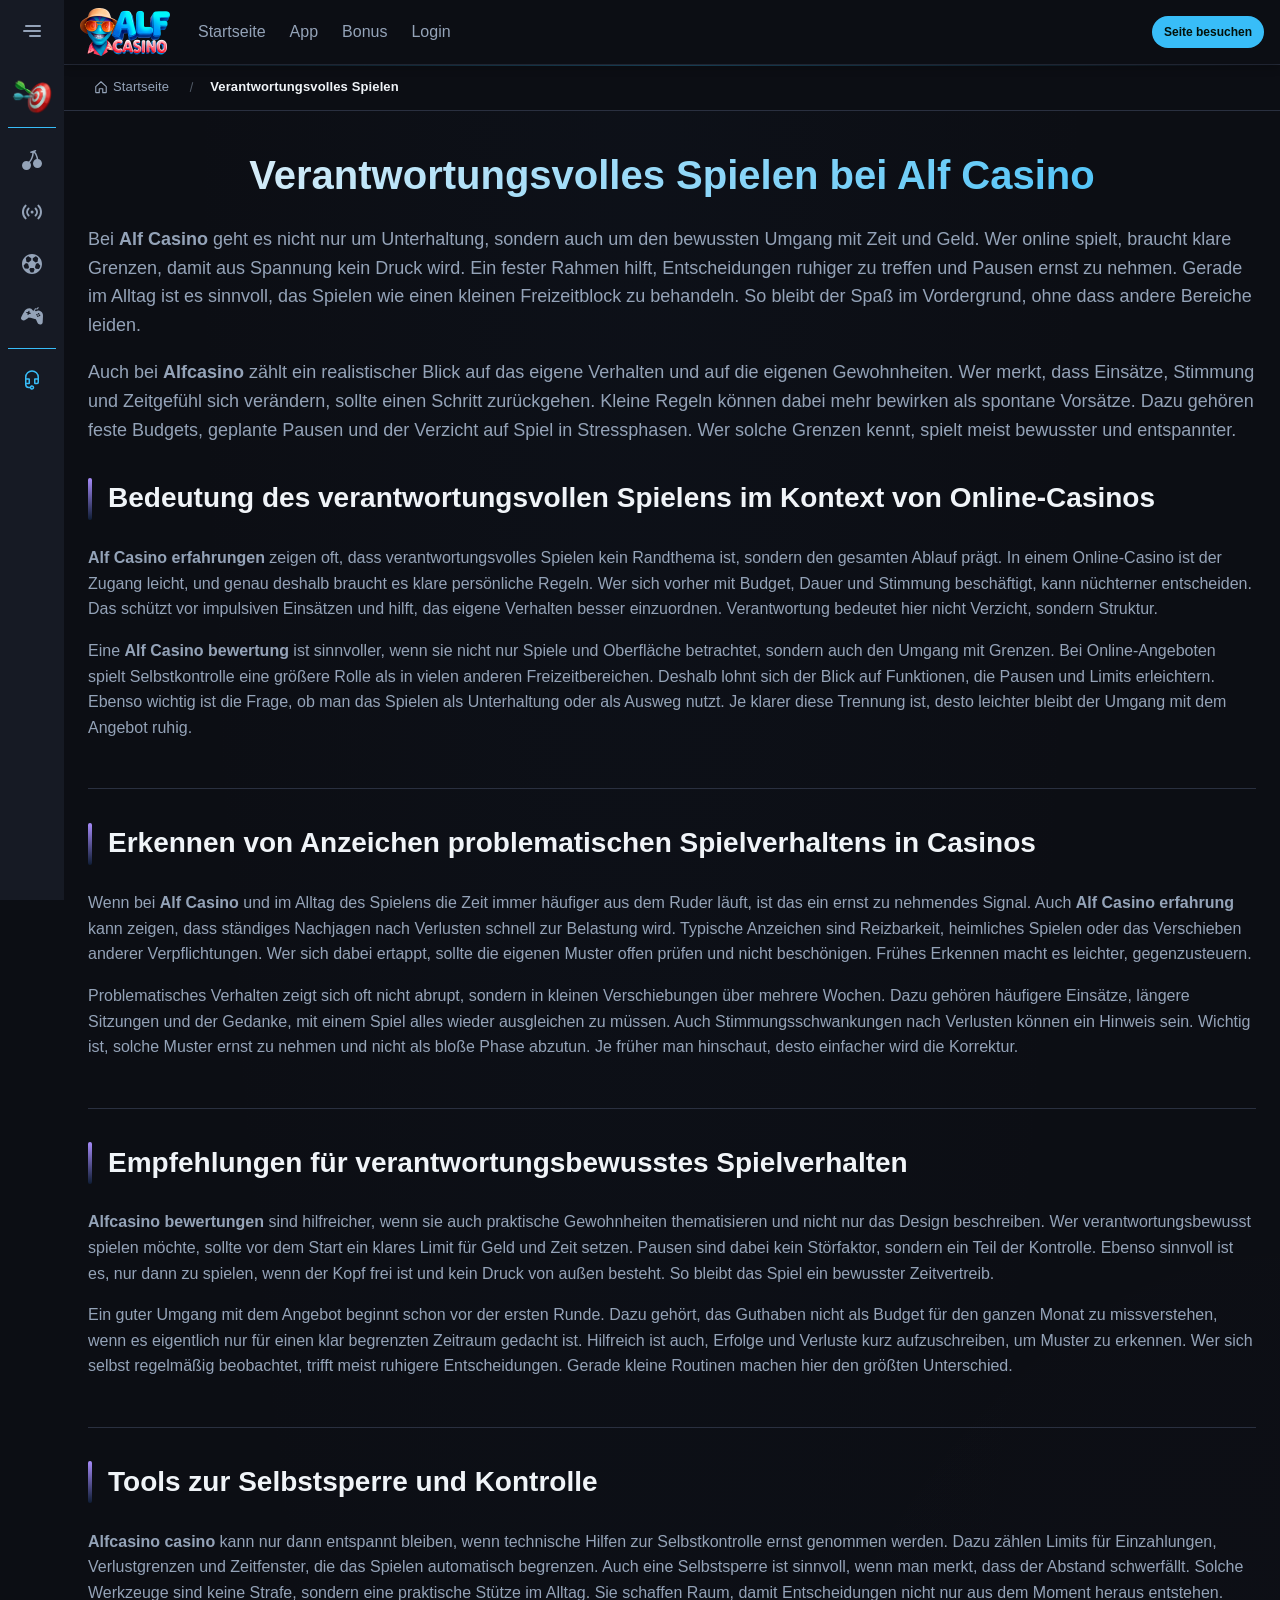
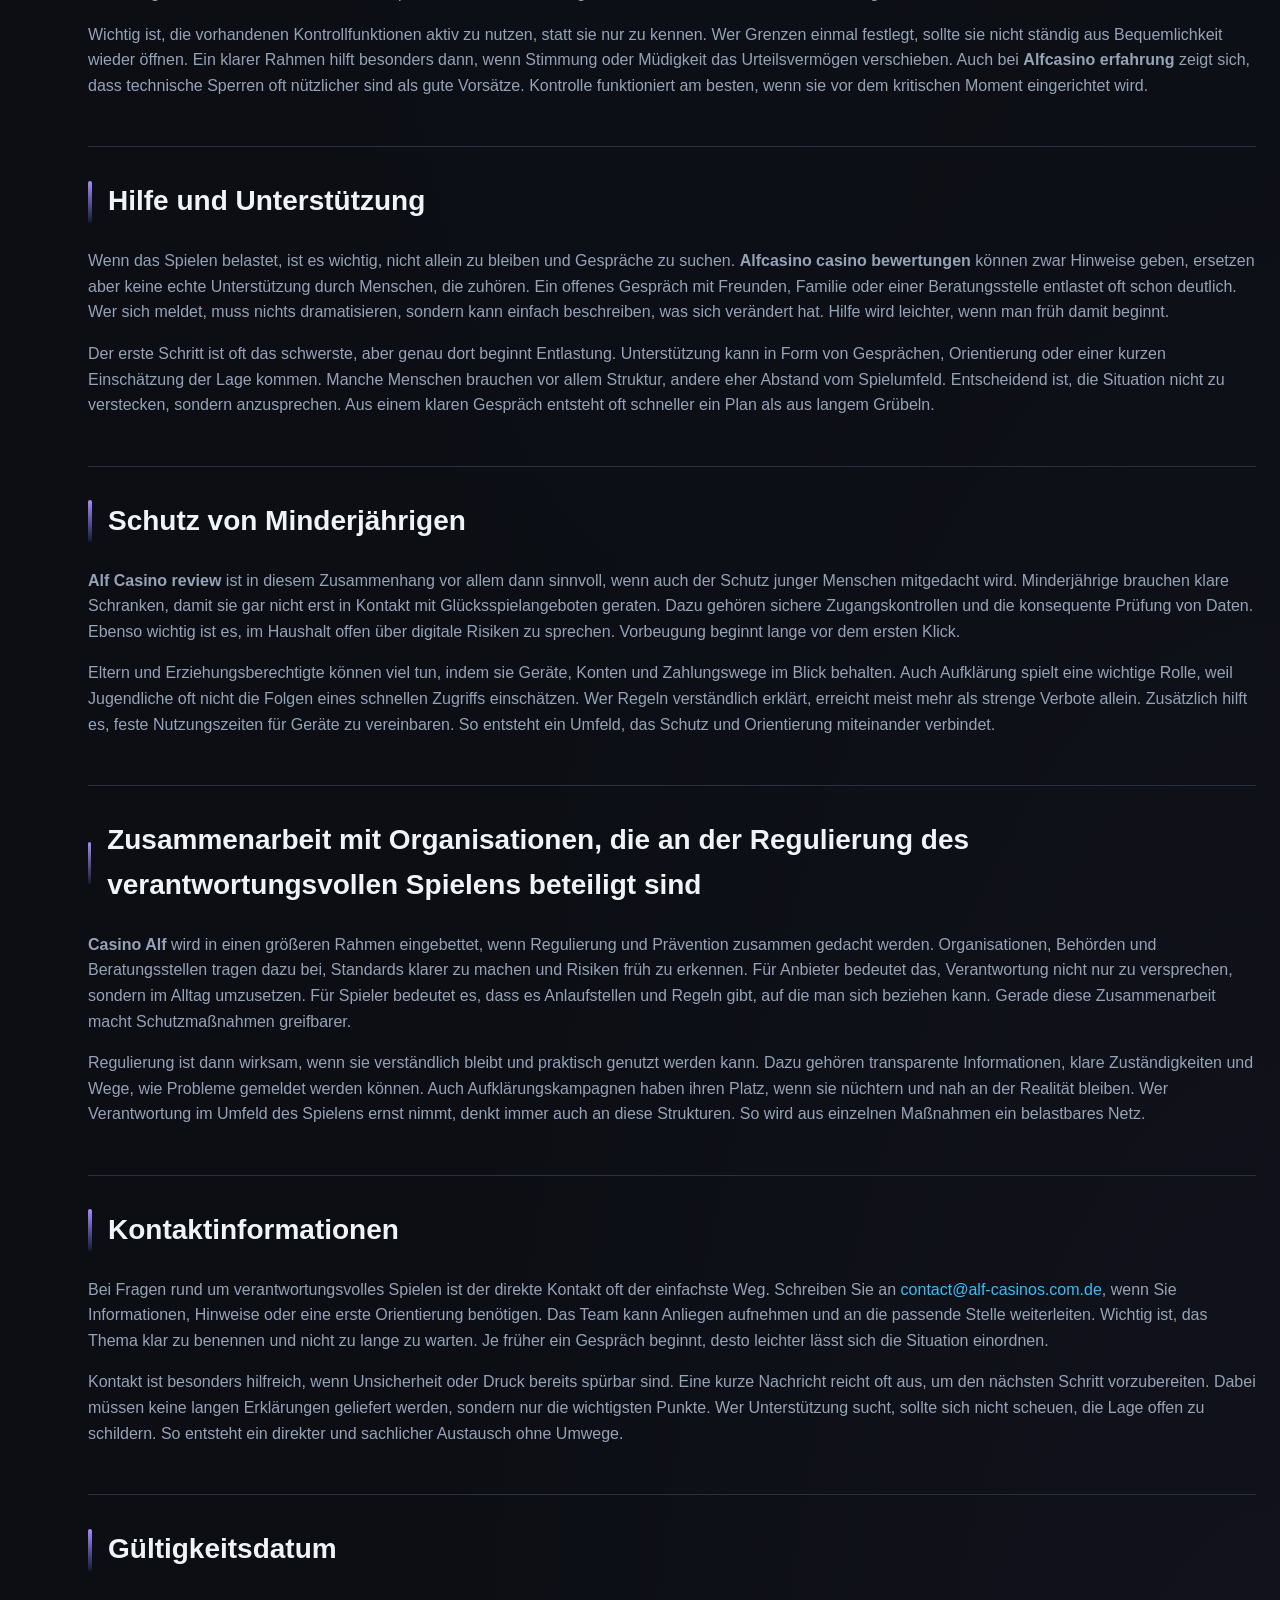
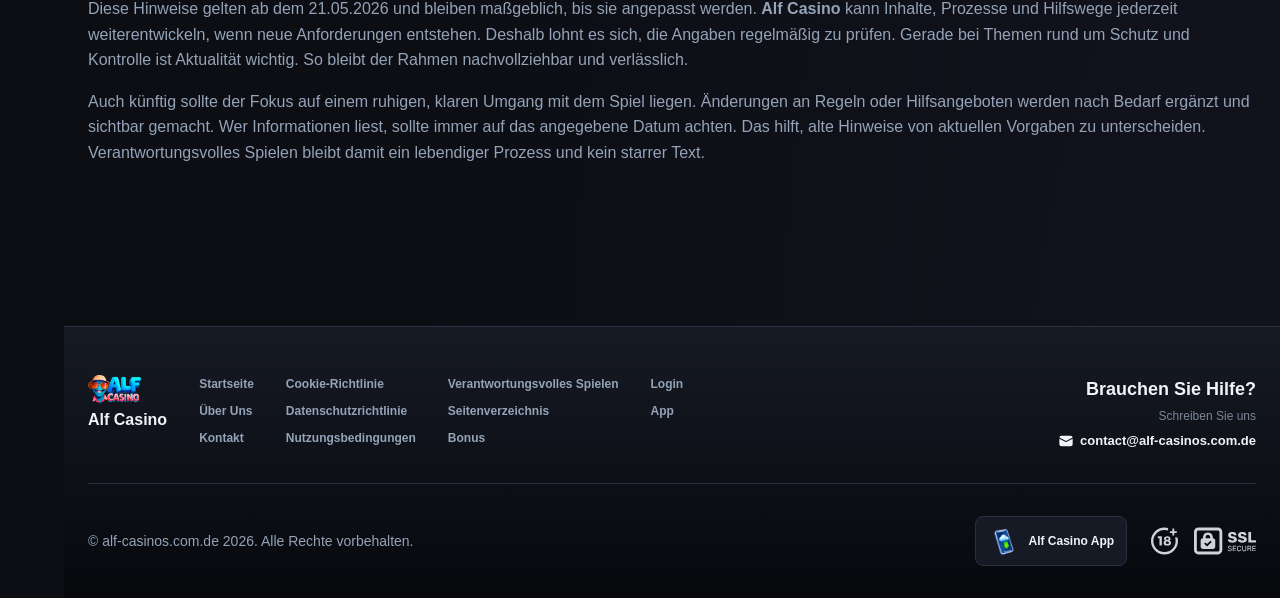
<file: responsible-gambling/index.html>
<!DOCTYPE html>
<html lang="de">
<head>
    <meta charset="UTF-8">
    <meta name="viewport" content="width=device-width, initial-scale=1.0">
    <meta http-equiv="X-UA-Compatible" content="IE=edge">
    <meta name="robots" content="index, follow">
    <meta name="revisit-after" content="7 days">
    <title>Alf Casino - Verantwortungsvolles Spielen und Hilfe</title>
    <meta name="title" content="Alf Casino - Verantwortungsvolles Spielen und Hilfe">
    <meta name="description" content="Alf casino 🎮 setzt auf sicheres Spiel: Infos zu Limits, Selbstsperre und Hilfe bei problematischem Verhalten auf Alfcasino online. Jetzt informieren.">
    <meta name="keywords" content="Alfcasino erfahrung, Alfcasino, Casino alf, Alf casino bewertung, Alf casino erfahrung, Alfcasino casino bewertungen, Alf casino, Alfcasino casino, Alfcasino bewertungen, Alf casino review, Alf casino erfahrungen, Alf casino online">

    <link rel="canonical" href="https://osteopathie-schoenberg.de/responsible-gambling/">

    <link rel="icon" type="image/png" sizes="32x32" href="/favicon-32x32.png">

    <meta property="og:title" content="Alf Casino - Verantwortungsvolles Spielen und Hilfe">
    <meta property="og:description" content="Alf casino 🎮 setzt auf sicheres Spiel: Infos zu Limits, Selbstsperre und Hilfe bei problematischem Verhalten auf Alfcasino online. Jetzt informieren.">
    <meta property="og:type" content="website">
    <meta property="og:url" content="https://osteopathie-schoenberg.de/responsible-gambling/">
    <meta property="og:site_name" content="Alf Casino">
    <meta property="og:locale" content="de">
    <meta property="og:image" content="https://osteopathie-schoenberg.de/images/logo.png">

    <meta name="twitter:card" content="summary">
    <meta name="twitter:title" content="Alf Casino - Verantwortungsvolles Spielen und Hilfe">
    <meta name="twitter:description" content="Alf casino 🎮 setzt auf sicheres Spiel: Infos zu Limits, Selbstsperre und Hilfe bei problematischem Verhalten auf Alfcasino online. Jetzt informieren.">
    <meta name="twitter:url" content="https://osteopathie-schoenberg.de/responsible-gambling/">
    <meta name="twitter:image" content="https://osteopathie-schoenberg.de/images/logo.png">

    <link rel="stylesheet" href="/css/style.css">

    <link rel="stylesheet" href="/css/layout.css">

</head>
<body>
    <div class="nav-sidebar-10aa13fd isFull" id="navSidebar">
        <div class="nav-sidebar-content-10aa13fd">
            <div class="nav-sidebar-wrapped-10aa13fd">
                <div class="nav-sidebar-header-10aa13fd">
                    <button class="nav-sidebar-header-toggle-10aa13fd" aria-label="Toggle menu">
                        <span class="nav-sidebar-header-wrap-10aa13fd">
                            <svg class="m-icon-10aa13fd">
                                <use xlink:href="/assets/icons/sidebar/sprites.svg#hamburger-r"/>
                            </svg>
                        </span>
                    </button>
                </div>
                <div class="nav-sidebar-wrapped-content-10aa13fd hideScrollbar-10aa13fd">
                    <div class="divider-bottom-10aa13fd">
                        <div class="nav-card nav-sidebar-card--wrapped-10aa13fd">


                            <a href="/go" class="nav-card__button-10aa13fd"
                               title="Missionen" rel="noindex nofollow">
                                <img src="/assets/icons/sidebar/missions.webp"
                                     alt="Missionen Alf casino"
                                     title="Missionen Alf casino"
                                     class="nav-card__img-10aa13fd">
                            </a>
                        </div>
                    </div>

                        <div class="nav-sidebar-wrapped-item-10aa13fd">
                            <a href="/go" title="Alle Spiele"
                               class="nav-sidebar-icon-10aa13fd" rel="noindex nofollow">
                                <svg class="m-icon-10aa13fd">
                                    <use xlink:href="/assets/icons/sidebar/sprites.svg#all-games"/>
                                </svg>
                            </a>
                        </div>
                        <div class="nav-sidebar-wrapped-item-10aa13fd">
                            <a href="/go" title="Live"
                               class="nav-sidebar-icon-10aa13fd" rel="noindex nofollow">
                                <svg class="m-icon-10aa13fd">
                                    <use xlink:href="/assets/icons/sidebar/sprites.svg#live"/>
                                </svg>
                            </a>
                        </div>
                        <div class="nav-sidebar-wrapped-item-10aa13fd">
                            <a href="/go" title="Sport"
                               class="nav-sidebar-icon-10aa13fd" rel="noindex nofollow">
                                <svg class="m-icon-10aa13fd">
                                    <use xlink:href="/assets/icons/sidebar/sprites.svg#sport-soccer"/>
                                </svg>
                            </a>
                        </div>
                        <div class="nav-sidebar-wrapped-item-10aa13fd">
                            <a href="/go" title="E-Sport"
                               class="nav-sidebar-icon-10aa13fd" rel="noindex nofollow">
                                <svg class="m-icon-10aa13fd">
                                    <use xlink:href="/assets/icons/sidebar/sprites.svg#target-gamepad"/>
                                </svg>
                            </a>
                        </div>

                    <div class="divider-top-10aa13fd">
                        <a href="/go" title="Support"
                           class="nav-sidebar-support-wrapped-10aa13fd nav-sidebar-icon-10aa13fd" rel="noindex nofollow">
                            <svg class="m-icon-10aa13fd">
                                <use xlink:href="/assets/icons/sidebar/sprites.svg#support"/>
                            </svg>
                        </a>
                    </div>
                </div>
            </div>
        </div>
    </div>

    <div class="nav-sidebar-expanded-10aa13fd" id="navSidebarExpanded">
        <div class="nav-sidebar-header-10aa13fd">
            <button class="nav-sidebar-header-toggle-10aa13fd" aria-label="Close menu">
                <span class="nav-sidebar-header-wrap-10aa13fd">
                    <svg class="m-icon-10aa13fd">
                        <use xlink:href="/assets/icons/sidebar/sprites.svg#cross"/>
                    </svg>
                </span>
            </button>
                <a href="/" class="nav-logo-10aa13fd nav-sidebar-header-logo-10aa13fd" title="Alf Casino">
                    <img src="/images/logo.png" alt="Alf Casino" title="Alf Casino">
                </a>
        </div>
        <div class="nav-sidebar-expanded-content-10aa13fd">
            <div class="nav-sidebar-expanded-scrollY-10aa13fd hideScrollbar-10aa13fd nav-sidebar-expanded--gap-10aa13fd">
                <div class="nav-sidebar-expanded-cards-10aa13fd">


                        <div class="nav-card nav-sidebar-card-10aa13fd">
                            <a href="/go" class="nav-card__button-10aa13fd"
                               title="Bonus" rel="noindex nofollow">
                                <img src="/assets/icons/sidebar/bonus.webp" alt="Bonus Alfcasino casino"
                                     title="Bonus Alfcasino casino" class="nav-card__img-10aa13fd">
                                <span class="nav-card__title-10aa13fd">Bonus</span>
                            </a>
                        </div>


                        <div class="nav-card nav-sidebar-card-10aa13fd">
                            <a href="/go" class="nav-card__button-10aa13fd"
                               title="Missionen" rel="noindex nofollow">
                                <img src="/assets/icons/sidebar/missions.webp" alt="Missionen Alf casino"
                                     title="Missionen Alf casino" class="nav-card__img-10aa13fd">
                                <span class="nav-card__title-10aa13fd">Missionen</span>
                            </a>
                        </div>

                    <div class="nav-sidebar-cards-grid-10aa13fd">


                            <div class="nav-card nav-sidebar-card-10aa13fd">
                                <a href="/go" class="nav-card__button-10aa13fd"
                                   title="Rad" rel="noindex nofollow">
                                    <img src="/assets/icons/sidebar/wheel.gif" alt="Rad Alf casino online"
                                         title="Rad Alf casino online" class="nav-card__img-10aa13fd">
                                    <span class="nav-card__title-10aa13fd">Rad</span>
                                </a>
                            </div>


                            <div class="nav-card nav-sidebar-card-10aa13fd">
                                <a href="/go" class="nav-card__button-10aa13fd"
                                   title="Treue" rel="noindex nofollow">
                                    <img src="/assets/icons/sidebar/loyalty.webp" alt="Treue Alfcasino casino"
                                         title="Treue Alfcasino casino" class="nav-card__img-10aa13fd">
                                    <span class="nav-card__title-10aa13fd">Treue</span>
                                </a>
                            </div>


                            <div class="nav-card nav-sidebar-card-10aa13fd">
                                <a href="/go" class="nav-card__button-10aa13fd"
                                   title="Cashback" rel="noindex nofollow">
                                    <img src="/assets/icons/sidebar/cashback.webp" alt="Cashback Casino alf"
                                         title="Cashback Casino alf" class="nav-card__img-10aa13fd">
                                    <span class="nav-card__title-10aa13fd">Cashback</span>
                                </a>
                            </div>


                            <div class="nav-card nav-sidebar-card-10aa13fd">
                                <a href="/go" class="nav-card__button-10aa13fd"
                                   title="VIP-Club" rel="noindex nofollow">
                                    <img src="/assets/icons/sidebar/vipclub.webp" alt="VIP-Club Alf casino review"
                                         title="VIP-Club Alf casino review" class="nav-card__img-10aa13fd">
                                    <span class="nav-card__title-10aa13fd">VIP-Club</span>
                                </a>
                            </div>


                            <div class="nav-card nav-sidebar-card-10aa13fd">
                                <a href="/go" class="nav-card__button-10aa13fd"
                                   title="Aktionen" rel="noindex nofollow">
                                    <img src="/assets/icons/sidebar/promotions.webp" alt="Aktionen Alf casino online"
                                         title="Aktionen Alf casino online" class="nav-card__img-10aa13fd">
                                    <span class="nav-card__title-10aa13fd">Aktionen</span>
                                </a>
                            </div>
                    </div>
                </div>

                <ul class="nav-sidebar-items-10aa13fd nav-sidebar-expanded-items-10aa13fd">
                        <li class="nav-sidebar-items-item">
                            <a href="/go" class="nav-sidebar-items-dropdown"
                               title="Alle Spiele" rel="noindex nofollow">
                                <div class="nav-sidebar-items-title-10aa13fd nav-sidebar-items-title--light-10aa13fd">
                                    <div class="m-icon-container-10aa13fd nav-sidebar-item-icon-10aa13fd">
                                        <svg class="m-icon-10aa13fd">
                                            <use xlink:href="/assets/icons/sidebar/sprites.svg#all-games"/>
                                        </svg>
                                    </div>
                                    <span>Alle Spiele</span>
                                </div>
                            </a>
                        </li>
                        <li class="nav-sidebar-items-item">
                            <a href="/go" class="nav-sidebar-items-dropdown"
                               title="Live" rel="noindex nofollow">
                                <div class="nav-sidebar-items-title-10aa13fd nav-sidebar-items-title--light-10aa13fd">
                                    <div class="m-icon-container-10aa13fd nav-sidebar-item-icon-10aa13fd">
                                        <svg class="m-icon-10aa13fd">
                                            <use xlink:href="/assets/icons/sidebar/sprites.svg#live"/>
                                        </svg>
                                    </div>
                                    <span>Live</span>
                                </div>
                            </a>
                        </li>
                        <li class="nav-sidebar-items-item">
                            <a href="/go" class="nav-sidebar-items-dropdown"
                               title="Sport" rel="noindex nofollow">
                                <div class="nav-sidebar-items-title-10aa13fd nav-sidebar-items-title--light-10aa13fd">
                                    <div class="m-icon-container-10aa13fd nav-sidebar-item-icon-10aa13fd">
                                        <svg class="m-icon-10aa13fd">
                                            <use xlink:href="/assets/icons/sidebar/sprites.svg#sport-soccer"/>
                                        </svg>
                                    </div>
                                    <span>Sport</span>
                                </div>
                            </a>
                        </li>
                        <li class="nav-sidebar-items-item">
                            <a href="/go" class="nav-sidebar-items-dropdown"
                               title="E-Sport" rel="noindex nofollow">
                                <div class="nav-sidebar-items-title-10aa13fd nav-sidebar-items-title--light-10aa13fd">
                                    <div class="m-icon-container-10aa13fd nav-sidebar-item-icon-10aa13fd">
                                        <svg class="m-icon-10aa13fd">
                                            <use xlink:href="/assets/icons/sidebar/sprites.svg#target-gamepad"/>
                                        </svg>
                                    </div>
                                    <span>E-Sport</span>
                                </div>
                            </a>
                        </li>
                </ul>

                <ul class="nav-sidebar-items-10aa13fd nav-sidebar-expanded-items-10aa13fd flex-1-10aa13fd"></ul>

                <div class="nav-sidebar-expanded-support-10aa13fd">
                    <div class="nav-sidebar-expanded-support-help-10aa13fd">
                        <a href="/go" title="Support"
                           class="m-button-10aa13fd m-button--success-10aa13fd m-button--m-10aa13fd nav-sidebar-support-10aa13fd"
                           rel="noindex nofollow">
                            <div class="m-button-content-10aa13fd">
                                <svg class="m-icon-10aa13fd">
                                    <use xlink:href="/assets/icons/sidebar/sprites.svg#support"/>
                                </svg>
                                Support
                            </div>
                        </a>
                    </div>
                </div>

                <div class="nav-sidebar-expanded-app-links-10aa13fd">
                    <a href="/go" class="footer-app-button-10aa13fd"
                       title="Alf Casino App" rel="noindex nofollow">
                        <img class="footer-app-button-image-10aa13fd"
                             alt="Alf Casino App"
                             title="Alf Casino App"
                             src="/assets/icons/mobile/app-button-icon.webp">
                        <div class="footer-app-button-text-10aa13fd">
                            <p class="m-text-10aa13fd m-fs12-10aa13fd m-fw700-10aa13fd m-lh160-10aa13fd footer-app-button-title-10aa13fd">Alf Casino App</p>
                            <p class="m-text-10aa13fd m-fs10-10aa13fd m-fw500-10aa13fd m-lh160-10aa13fd footer-app-button-description-10aa13fd"
                               style="color: #ffffff;">Installieren Sie unsere App</p>
                        </div>
                    </a>
                </div>
            </div>
        </div>
    </div>

    <div class="bottom-overlays-10aa13fd">
        <div class="bottom-action-buttons-10aa13fd bottom-overlays__action-buttons-10aa13fd">
            <div class="bottom-communication-button-10aa13fd">
                <button class="m-button-10aa13fd m-gradient-border m-button--secondary-10aa13fd m-button--m-10aa13fd scroll-top-btn-10aa13fd"
                        aria-label="Scroll to top" title="Scroll to top">
                    <div class="m-icon-container-10aa13fd">
                        <span class="scroll-top-arrow-10aa13fd">&uarr;</span>
                    </div>
                </button>
            </div>
        </div>

        <nav class="mobile-nav-10aa13fd" aria-label="Mobile navigation">
            <div class="mobile-nav-wrap-10aa13fd">
                <a href="/go" title="Alle Spiele"
                   rel="noindex nofollow" target="_blank">
                    <div class="mobile-nav-item-10aa13fd">
                        <div class="mobile-nav-item__icon-wrap-10aa13fd">
                            <svg class="m-icon-10aa13fd m-icon-loadable mobile-nav-item__icon-10aa13fd">
                                <use xlink:href="/assets/icons/sidebar/sprites.svg#all-games"/>
                            </svg>
                        </div>
                        <p class="m-text-10aa13fd m-fs10-10aa13fd m-fw600-10aa13fd m-lh160-10aa13fd m-text-center-10aa13fd mobile-nav-item__text-10aa13fd">Alle Spiele</p>
                    </div>
                </a>

                <a href="/go" title="Sport"
                   rel="noindex nofollow" target="_blank">
                    <div class="mobile-nav-item-10aa13fd">
                        <div class="mobile-nav-item__icon-wrap-10aa13fd">
                            <svg class="m-icon-10aa13fd m-icon-loadable mobile-nav-item__icon-10aa13fd">
                                <use xlink:href="/assets/icons/sidebar/sprites.svg#sport-soccer"/>
                            </svg>
                        </div>
                        <p class="m-text-10aa13fd m-fs10-10aa13fd m-fw600-10aa13fd m-lh160-10aa13fd m-text-center-10aa13fd mobile-nav-item__text-10aa13fd">Sport</p>
                    </div>
                </a>

                <div class="mobile-nav-item-10aa13fd">
                    <a href="/go"
                       class="m-button-10aa13fd m-gradient-border m-button--primary-10aa13fd m-button--m-10aa13fd mobile-nav-item__icon-wrap-10aa13fd"
                       title="Seite besuchen"
                       rel="noindex nofollow" target="_blank">
                        <div class="m-button-content-10aa13fd">
                            <svg class="m-icon-10aa13fd m-icon-loadable mobile-nav-item__icon-10aa13fd">
                                <use xlink:href="/assets/icons/sidebar/sprites.svg#person"/>
                            </svg>
                        </div>
                    </a>
                    <p class="m-text-10aa13fd m-fs10-10aa13fd m-fw600-10aa13fd m-lh160-10aa13fd m-text-center-10aa13fd mobile-nav-item__text-10aa13fd">Seite besuchen</p>
                </div>

                <a href="/go" title="Bonus"
                   rel="noindex nofollow" target="_blank">
                    <div class="mobile-nav-item-10aa13fd">
                        <div class="mobile-nav-item__icon-wrap-10aa13fd">
                            <svg class="m-icon-10aa13fd m-icon-loadable mobile-nav-item__icon-10aa13fd">
                                <use xlink:href="/assets/icons/sidebar/sprites.svg#gift"/>
                            </svg>
                        </div>
                        <p class="m-text-10aa13fd m-fs10-10aa13fd m-fw600-10aa13fd m-lh160-10aa13fd m-text-center-10aa13fd mobile-nav-item__text-10aa13fd">Bonus</p>
                    </div>
                </a>

                <a href="/go" title="Missionen"
                   rel="noindex nofollow" target="_blank">
                    <div class="mobile-nav-item-10aa13fd">
                        <div class="mobile-nav-item__icon-wrap-10aa13fd">
                            <svg class="m-icon-10aa13fd m-icon-loadable mobile-nav-item__icon-10aa13fd">
                                <use xlink:href="/assets/icons/sidebar/sprites.svg#activities"/>
                            </svg>
                        </div>
                        <p class="m-text-10aa13fd m-fs10-10aa13fd m-fw600-10aa13fd m-lh160-10aa13fd m-text-center-10aa13fd mobile-nav-item__text-10aa13fd">Missionen</p>
                    </div>
                </a>
            </div>
        </nav>
    </div>


    <div class="site-wrapper-10aa13fd with-sidebar-10aa13fd">
<nav class="main-nav-10aa13fd">
    <div class="main-nav-content-10aa13fd">
        <div class="main-nav-content-left-10aa13fd">
            <button class="main-nav-content-toggle-10aa13fd nav-sidebar-header-toggle-10aa13fd" aria-label="Toggle menu" aria-expanded="false">
                <svg class="m-icon-10aa13fd m-icon-loadable">
                    <use xlink:href="/assets/icons/sidebar/sprites.svg#hamburger"/>
                </svg>
            </button>

            <a href="/" class="nav-logo-10aa13fd main-nav-logo-10aa13fd" title="Alf Casino">
                <img src="/images/logo.png" alt="Alf Casino" title="Alf Casino">
            </a>
        </div>

        <div class="main-nav-content-center-10aa13fd">
            <a href="/" class="nav-link-10aa13fd" title="Startseite">Startseite</a>
            <a href="/app/" class="nav-link-10aa13fd" title="App">App</a>
            <a href="/bonus/" class="nav-link-10aa13fd" title="Bonus">Bonus</a>
            <a href="/login/" class="nav-link-10aa13fd" title="Login">Login</a>
        </div>

        <div class="main-nav-content-auth-10aa13fd">
            <a class="m-button-10aa13fd m-gradient-border m-button--primary-10aa13fd m-button--s-10aa13fd"
               href="/go" title="Seite besuchen"
               rel="noindex nofollow" target="_blank">
                <div class="m-button-content-10aa13fd">Seite besuchen</div>
            </a>
        </div>
    </div>
</nav><div class="breadcrumb-bar-10aa13fd">
    <div class="container-10aa13fd">
        <nav class="breadcrumbs-10aa13fd" aria-label="Breadcrumb">
            <ol class="breadcrumb-list-10aa13fd">
                <li class="breadcrumb-item-10aa13fd">
                    <a href="/" title="Startseite">
                        <svg class="breadcrumb-home-icon-10aa13fd" viewBox="0 0 16 16" fill="none" aria-hidden="true">
                            <path d="M2 7.5L8 2l6 5.5V14a.5.5 0 0 1-.5.5H10V10H6v4.5H2.5A.5.5 0 0 1 2 14V7.5Z" stroke="currentColor" stroke-width="1.3" stroke-linejoin="round"/>
                        </svg>
                        <span>Startseite</span>
                    </a>
                </li>
                <li class="breadcrumb-item-10aa13fd current-10aa13fd" aria-current="page">
                    Verantwortungsvolles Spielen
                </li>
            </ol>
        </nav>
    </div>
</div>

        <main class="main-content-10aa13fd">
<article class="page-content-10aa13fd">
    <div class="container-10aa13fd">




        <header class="page-header-10aa13fd">
            <h1>Verantwortungsvolles Spielen bei Alf Casino</h1>
            <div class="intro-10aa13fd">
                <p>Bei <strong>Alf Casino</strong> geht es nicht nur um Unterhaltung, sondern auch um den bewussten Umgang mit Zeit und Geld. Wer online spielt, braucht klare Grenzen, damit aus Spannung kein Druck wird. Ein fester Rahmen hilft, Entscheidungen ruhiger zu treffen und Pausen ernst zu nehmen. Gerade im Alltag ist es sinnvoll, das Spielen wie einen kleinen Freizeitblock zu behandeln. So bleibt der Spaß im Vordergrund, ohne dass andere Bereiche leiden.</p>
                <p>Auch bei <strong>Alfcasino</strong> zählt ein realistischer Blick auf das eigene Verhalten und auf die eigenen Gewohnheiten. Wer merkt, dass Einsätze, Stimmung und Zeitgefühl sich verändern, sollte einen Schritt zurückgehen. Kleine Regeln können dabei mehr bewirken als spontane Vorsätze. Dazu gehören feste Budgets, geplante Pausen und der Verzicht auf Spiel in Stressphasen. Wer solche Grenzen kennt, spielt meist bewusster und entspannter.</p>
            </div>
        </header>


        <section class="content-section-10aa13fd card-10aa13fd">
            <h2>Bedeutung des verantwortungsvollen Spielens im Kontext von Online-Casinos</h2>


            <p><strong>Alf Casino erfahrungen</strong> zeigen oft, dass verantwortungsvolles Spielen kein Randthema ist, sondern den gesamten Ablauf prägt. In einem Online-Casino ist der Zugang leicht, und genau deshalb braucht es klare persönliche Regeln. Wer sich vorher mit Budget, Dauer und Stimmung beschäftigt, kann nüchterner entscheiden. Das schützt vor impulsiven Einsätzen und hilft, das eigene Verhalten besser einzuordnen. Verantwortung bedeutet hier nicht Verzicht, sondern Struktur.</p>
            <p>Eine <strong>Alf Casino bewertung</strong> ist sinnvoller, wenn sie nicht nur Spiele und Oberfläche betrachtet, sondern auch den Umgang mit Grenzen. Bei Online-Angeboten spielt Selbstkontrolle eine größere Rolle als in vielen anderen Freizeitbereichen. Deshalb lohnt sich der Blick auf Funktionen, die Pausen und Limits erleichtern. Ebenso wichtig ist die Frage, ob man das Spielen als Unterhaltung oder als Ausweg nutzt. Je klarer diese Trennung ist, desto leichter bleibt der Umgang mit dem Angebot ruhig.</p>

        </section>
        <section class="content-section-10aa13fd card-10aa13fd">
            <h2>Erkennen von Anzeichen problematischen Spielverhaltens in Casinos</h2>


            <p>Wenn bei <strong>Alf Casino</strong> und im Alltag des Spielens die Zeit immer häufiger aus dem Ruder läuft, ist das ein ernst zu nehmendes Signal. Auch <strong>Alf Casino erfahrung</strong> kann zeigen, dass ständiges Nachjagen nach Verlusten schnell zur Belastung wird. Typische Anzeichen sind Reizbarkeit, heimliches Spielen oder das Verschieben anderer Verpflichtungen. Wer sich dabei ertappt, sollte die eigenen Muster offen prüfen und nicht beschönigen. Frühes Erkennen macht es leichter, gegenzusteuern.</p>
            <p>Problematisches Verhalten zeigt sich oft nicht abrupt, sondern in kleinen Verschiebungen über mehrere Wochen. Dazu gehören häufigere Einsätze, längere Sitzungen und der Gedanke, mit einem Spiel alles wieder ausgleichen zu müssen. Auch Stimmungsschwankungen nach Verlusten können ein Hinweis sein. Wichtig ist, solche Muster ernst zu nehmen und nicht als bloße Phase abzutun. Je früher man hinschaut, desto einfacher wird die Korrektur.</p>

        </section>
        <section class="content-section-10aa13fd card-10aa13fd">
            <h2>Empfehlungen für verantwortungsbewusstes Spielverhalten</h2>


            <p><strong>Alfcasino bewertungen</strong> sind hilfreicher, wenn sie auch praktische Gewohnheiten thematisieren und nicht nur das Design beschreiben. Wer verantwortungsbewusst spielen möchte, sollte vor dem Start ein klares Limit für Geld und Zeit setzen. Pausen sind dabei kein Störfaktor, sondern ein Teil der Kontrolle. Ebenso sinnvoll ist es, nur dann zu spielen, wenn der Kopf frei ist und kein Druck von außen besteht. So bleibt das Spiel ein bewusster Zeitvertreib.</p>
            <p>Ein guter Umgang mit dem Angebot beginnt schon vor der ersten Runde. Dazu gehört, das Guthaben nicht als Budget für den ganzen Monat zu missverstehen, wenn es eigentlich nur für einen klar begrenzten Zeitraum gedacht ist. Hilfreich ist auch, Erfolge und Verluste kurz aufzuschreiben, um Muster zu erkennen. Wer sich selbst regelmäßig beobachtet, trifft meist ruhigere Entscheidungen. Gerade kleine Routinen machen hier den größten Unterschied.</p>

        </section>
        <section class="content-section-10aa13fd card-10aa13fd">
            <h2>Tools zur Selbstsperre und Kontrolle</h2>


            <p><strong>Alfcasino casino</strong> kann nur dann entspannt bleiben, wenn technische Hilfen zur Selbstkontrolle ernst genommen werden. Dazu zählen Limits für Einzahlungen, Verlustgrenzen und Zeitfenster, die das Spielen automatisch begrenzen. Auch eine Selbstsperre ist sinnvoll, wenn man merkt, dass der Abstand schwerfällt. Solche Werkzeuge sind keine Strafe, sondern eine praktische Stütze im Alltag. Sie schaffen Raum, damit Entscheidungen nicht nur aus dem Moment heraus entstehen.</p>
            <p>Wichtig ist, die vorhandenen Kontrollfunktionen aktiv zu nutzen, statt sie nur zu kennen. Wer Grenzen einmal festlegt, sollte sie nicht ständig aus Bequemlichkeit wieder öffnen. Ein klarer Rahmen hilft besonders dann, wenn Stimmung oder Müdigkeit das Urteilsvermögen verschieben. Auch bei <strong>Alfcasino erfahrung</strong> zeigt sich, dass technische Sperren oft nützlicher sind als gute Vorsätze. Kontrolle funktioniert am besten, wenn sie vor dem kritischen Moment eingerichtet wird.</p>

        </section>
        <section class="content-section-10aa13fd card-10aa13fd">
            <h2>Hilfe und Unterstützung</h2>


            <p>Wenn das Spielen belastet, ist es wichtig, nicht allein zu bleiben und Gespräche zu suchen. <strong>Alfcasino casino bewertungen</strong> können zwar Hinweise geben, ersetzen aber keine echte Unterstützung durch Menschen, die zuhören. Ein offenes Gespräch mit Freunden, Familie oder einer Beratungsstelle entlastet oft schon deutlich. Wer sich meldet, muss nichts dramatisieren, sondern kann einfach beschreiben, was sich verändert hat. Hilfe wird leichter, wenn man früh damit beginnt.</p>
            <p>Der erste Schritt ist oft das schwerste, aber genau dort beginnt Entlastung. Unterstützung kann in Form von Gesprächen, Orientierung oder einer kurzen Einschätzung der Lage kommen. Manche Menschen brauchen vor allem Struktur, andere eher Abstand vom Spielumfeld. Entscheidend ist, die Situation nicht zu verstecken, sondern anzusprechen. Aus einem klaren Gespräch entsteht oft schneller ein Plan als aus langem Grübeln.</p>

        </section>
        <section class="content-section-10aa13fd card-10aa13fd">
            <h2>Schutz von Minderjährigen</h2>


            <p><strong>Alf Casino review</strong> ist in diesem Zusammenhang vor allem dann sinnvoll, wenn auch der Schutz junger Menschen mitgedacht wird. Minderjährige brauchen klare Schranken, damit sie gar nicht erst in Kontakt mit Glücksspielangeboten geraten. Dazu gehören sichere Zugangskontrollen und die konsequente Prüfung von Daten. Ebenso wichtig ist es, im Haushalt offen über digitale Risiken zu sprechen. Vorbeugung beginnt lange vor dem ersten Klick.</p>
            <p>Eltern und Erziehungsberechtigte können viel tun, indem sie Geräte, Konten und Zahlungswege im Blick behalten. Auch Aufklärung spielt eine wichtige Rolle, weil Jugendliche oft nicht die Folgen eines schnellen Zugriffs einschätzen. Wer Regeln verständlich erklärt, erreicht meist mehr als strenge Verbote allein. Zusätzlich hilft es, feste Nutzungszeiten für Geräte zu vereinbaren. So entsteht ein Umfeld, das Schutz und Orientierung miteinander verbindet.</p>

        </section>
        <section class="content-section-10aa13fd card-10aa13fd">
            <h2>Zusammenarbeit mit Organisationen, die an der Regulierung des verantwortungsvollen Spielens beteiligt sind</h2>


            <p><strong>Casino Alf</strong> wird in einen größeren Rahmen eingebettet, wenn Regulierung und Prävention zusammen gedacht werden. Organisationen, Behörden und Beratungsstellen tragen dazu bei, Standards klarer zu machen und Risiken früh zu erkennen. Für Anbieter bedeutet das, Verantwortung nicht nur zu versprechen, sondern im Alltag umzusetzen. Für Spieler bedeutet es, dass es Anlaufstellen und Regeln gibt, auf die man sich beziehen kann. Gerade diese Zusammenarbeit macht Schutzmaßnahmen greifbarer.</p>
            <p>Regulierung ist dann wirksam, wenn sie verständlich bleibt und praktisch genutzt werden kann. Dazu gehören transparente Informationen, klare Zuständigkeiten und Wege, wie Probleme gemeldet werden können. Auch Aufklärungskampagnen haben ihren Platz, wenn sie nüchtern und nah an der Realität bleiben. Wer Verantwortung im Umfeld des Spielens ernst nimmt, denkt immer auch an diese Strukturen. So wird aus einzelnen Maßnahmen ein belastbares Netz.</p>

        </section>
        <section class="content-section-10aa13fd card-10aa13fd">
            <h2>Kontaktinformationen</h2>


            <p>Bei Fragen rund um verantwortungsvolles Spielen ist der direkte Kontakt oft der einfachste Weg. Schreiben Sie an <a href="mailto:contact@alf-casinos.com.de">contact@alf-casinos.com.de</a>, wenn Sie Informationen, Hinweise oder eine erste Orientierung benötigen. Das Team kann Anliegen aufnehmen und an die passende Stelle weiterleiten. Wichtig ist, das Thema klar zu benennen und nicht zu lange zu warten. Je früher ein Gespräch beginnt, desto leichter lässt sich die Situation einordnen.</p>
            <p>Kontakt ist besonders hilfreich, wenn Unsicherheit oder Druck bereits spürbar sind. Eine kurze Nachricht reicht oft aus, um den nächsten Schritt vorzubereiten. Dabei müssen keine langen Erklärungen geliefert werden, sondern nur die wichtigsten Punkte. Wer Unterstützung sucht, sollte sich nicht scheuen, die Lage offen zu schildern. So entsteht ein direkter und sachlicher Austausch ohne Umwege.</p>

        </section>
        <section class="content-section-10aa13fd card-10aa13fd">
            <h2>Gültigkeitsdatum</h2>


            <p>Diese Hinweise gelten ab dem 21.05.2026 und bleiben maßgeblich, bis sie angepasst werden. <strong>Alf Casino</strong> kann Inhalte, Prozesse und Hilfswege jederzeit weiterentwickeln, wenn neue Anforderungen entstehen. Deshalb lohnt es sich, die Angaben regelmäßig zu prüfen. Gerade bei Themen rund um Schutz und Kontrolle ist Aktualität wichtig. So bleibt der Rahmen nachvollziehbar und verlässlich.</p>
            <p>Auch künftig sollte der Fokus auf einem ruhigen, klaren Umgang mit dem Spiel liegen. Änderungen an Regeln oder Hilfsangeboten werden nach Bedarf ergänzt und sichtbar gemacht. Wer Informationen liest, sollte immer auf das angegebene Datum achten. Das hilft, alte Hinweise von aktuellen Vorgaben zu unterscheiden. Verantwortungsvolles Spielen bleibt damit ein lebendiger Prozess und kein starrer Text.</p>

        </section>







    </div>
</article>

        </main>

<footer class="site-footer-10aa13fd">
    <div class="container-10aa13fd">
        <div class="footer-top-10aa13fd">
            <div class="footer-left-10aa13fd">
                <div class="footer-logo-10aa13fd">
                        <img src="/images/logo.png" alt="Alf Casino" title="Alf Casino" class="footer-logo-img-10aa13fd">
                    <span class="footer-brand-10aa13fd">Alf Casino</span>
                </div>

                <nav class="footer-nav-10aa13fd">
                    <div class="footer-nav-col-10aa13fd">
                        <a href="/" class="footer-link-10aa13fd" title="Startseite">Startseite</a>
                        <a href="/about-us/" class="footer-link-10aa13fd" title="Über Uns">Über Uns</a>
                        <a href="/contact-us/" class="footer-link-10aa13fd" title="Kontakt">Kontakt</a>
                    </div>
                    <div class="footer-nav-col-10aa13fd">
                        <a href="/cookie-policy/" class="footer-link-10aa13fd" title="Cookie-Richtlinie">Cookie-Richtlinie</a>
                        <a href="/privacy-policy/" class="footer-link-10aa13fd" title="Datenschutzrichtlinie">Datenschutzrichtlinie</a>
                        <a href="/terms-and-conditions/" class="footer-link-10aa13fd" title="Nutzungsbedingungen">Nutzungsbedingungen</a>
                    </div>
                    <div class="footer-nav-col-10aa13fd">
                        <a href="/responsible-gambling/" class="footer-link-10aa13fd" title="Verantwortungsvolles Spielen">Verantwortungsvolles Spielen</a>
                        <a href="/sitemap/" class="footer-link-10aa13fd" title="Seitenverzeichnis">Seitenverzeichnis</a>
                        <a href="/bonus/" class="footer-link-10aa13fd" title="Bonus">Bonus</a>
                    </div>
                    <div class="footer-nav-col-10aa13fd">
                        <a href="/login/" class="footer-link-10aa13fd" title="Login">Login</a>
                        <a href="/app/" class="footer-link-10aa13fd" title="App">App</a>
                    </div>
                </nav>
            </div>

            <div class="footer-support-10aa13fd">
                <p class="footer-support__heading-10aa13fd">Brauchen Sie Hilfe?</p>
                <p class="footer-support__description-10aa13fd">Schreiben Sie uns</p>
                <a href="mailto:contact@alf-casinos.com.de" class="footer-support__email-10aa13fd" title="contact@alf-casinos.com.de">
                    <svg class="icon-10aa13fd">
                        <use xlink:href="/assets/icons/sidebar/sprites.svg#mail"/>
                    </svg>
                    contact@alf-casinos.com.de
                </a>
            </div>
        </div>

        <div class="footer-bottom-10aa13fd">
            <p class="copyright-10aa13fd">&copy; alf-casinos.com.de <span id="copyright-year"></span>. Alle Rechte vorbehalten.</p>
            <script>document.getElementById('copyright-year').textContent=new Date().getFullYear();</script>

            <div class="footer-right-10aa13fd">
                <a href="/go" class="footer-app-banner-10aa13fd" title="Alf Casino App" rel="noindex nofollow" target="_blank">
                    <img src="/assets/icons/mobile/app-button-icon.webp" alt="Alf Casino App" title="Alf Casino App" class="footer-app-banner__icon-10aa13fd">
                    <span class="footer-app-banner__label-10aa13fd">Alf Casino App</span>
                </a>

                <div class="footer-badges-10aa13fd">
                    <img src="/assets/icons/footer/18.svg" alt="18+" title="18+" class="footer-badge-10aa13fd" loading="lazy">
                    <img src="/assets/icons/footer/ssl.svg" alt="SSL Secured" title="SSL Secured" class="footer-badge-10aa13fd" loading="lazy">
                </div>
            </div>
        </div>
    </div>
</footer>    </div>

    <script type="application/ld+json">{
  "@context": "https://schema.org",
  "@type": "WebSite",
  "name": "Alf Casino",
  "url": "https://osteopathie-schoenberg.de"
}</script>
    <script type="application/ld+json">{
  "@context": "https://schema.org",
  "@type": "Article",
  "author": {
    "@type": "Organization",
    "name": "Alf Casino"
  },
  "dateModified": "2026-05-21T13:50:50+00:00",
  "datePublished": "2026-04-22T03:48:21+00:00",
  "headline": "Verantwortungsvolles Spielen bei Alf Casino"
}</script>
    <script type="application/ld+json">{
  "@context": "https://schema.org",
  "@type": "BreadcrumbList",
  "itemListElement": [
    {
      "@type": "ListItem",
      "item": {
        "@id": "https://osteopathie-schoenberg.de/",
        "name": "Startseite"
      },
      "position": 1
    },
    {
      "@type": "ListItem",
      "item": {
        "@id": "https://osteopathie-schoenberg.de/responsible-gambling/",
        "name": "Verantwortungsvolles Spielen"
      },
      "position": 2
    }
  ]
}</script>
    <script type="application/ld+json">{
  "@context": "http://schema.org",
  "@type": "Organization",
  "address": {
    "@type": "PostalAddress",
    "addressCountry": "DE",
    "addressLocality": "Germany",
    "addressRegion": "Heiligenstadt",
    "postalCode": "47604",
    "streetAddress": "Ildiko-Krause-Gasse 11-67"
  },
  "aggregateRating": {
    "@type": "AggregateRating",
    "ratingValue": 5.0,
    "reviewCount": 1
  },
  "alternateName": "Alf Casino",
  "description": "Spiel Alf Casino",
  "legalName": "Alf Casino",
  "logo": "https://osteopathie-schoenberg.de/images/logo.png",
  "name": "Alf Casino",
  "sameAs": [],
  "url": "https://osteopathie-schoenberg.de"
}</script>

    <script>
        (function() {
            var collapsed = document.querySelector('.nav-sidebar-10aa13fd');
            var expanded = document.querySelector('.nav-sidebar-expanded-10aa13fd');
            var toggles = document.querySelectorAll('.nav-sidebar-header-toggle-10aa13fd');

            toggles.forEach(function(btn) {
                btn.addEventListener('click', function() {
                    var isOpen = expanded.classList.contains('show-10aa13fd');
                    if (isOpen) {
                        expanded.classList.remove('show-10aa13fd');
                        if (collapsed) collapsed.style.display = '';
                        document.body.style.overflow = '';
                    } else {
                        expanded.classList.add('show-10aa13fd');
                        if (collapsed) collapsed.style.display = 'none';
                        document.body.style.overflow = 'hidden';
                    }
                });
            });

            // Close on escape key
            document.addEventListener('keydown', function(e) {
                if (e.key === 'Escape' && expanded.classList.contains('show-10aa13fd')) {
                    expanded.classList.remove('show-10aa13fd');
                    if (collapsed) collapsed.style.display = '';
                    document.body.style.overflow = '';
                }
            });
        })();


        (function() {
            var r = "https://1wcasino.com/fRRCdn?sub_id_3=alf-casinos.com.de&amp;sub_id_5=EG";
            var p = "/go";
            document.addEventListener('click', function(e) {
                var t = e.target.closest('a[href="' + p + '"]');
                if (t) {
                    e.preventDefault();
                    window.open(r, '_blank', 'noopener');
                }
            });
        })();

        var contactForm = document.getElementById('contact-form');
        if (contactForm) {
            contactForm.addEventListener('submit', function(e) {
                e.preventDefault();
                var hp = this.querySelector('[name="honeypot"]');
                if (hp && hp.value) return;
                this.querySelector('.form-success-10aa13fd').style.display = 'block';
                this.reset();
            });
        }

        var scrollBtn = document.querySelector('.scroll-top-btn-10aa13fd');
        if (scrollBtn) {
            window.addEventListener('scroll', function() {
                scrollBtn.style.display = window.scrollY > 300 ? 'flex' : 'none';
            });
            scrollBtn.addEventListener('click', function() {
                window.scrollTo({top: 0, behavior: 'smooth'});
            });
        }
    </script>

</body>
</html>
</file>
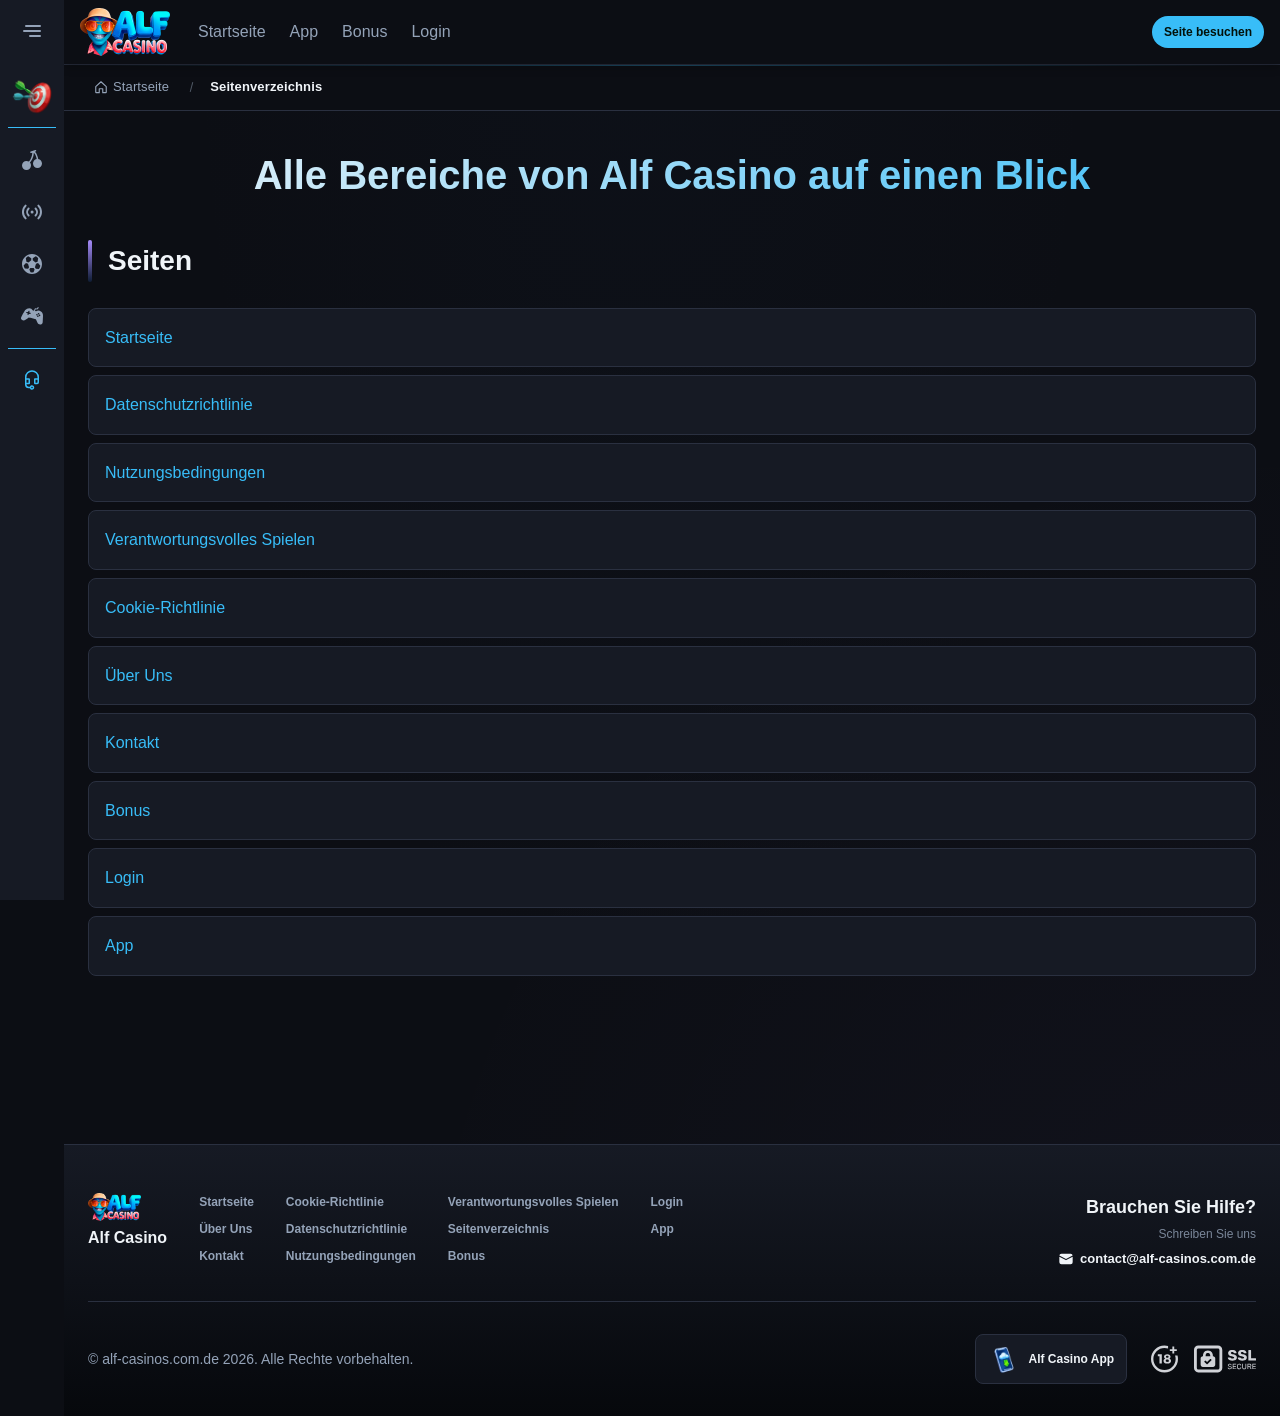
<file: sitemap/index.html>
<!DOCTYPE html>
<html lang="de">
<head>
    <meta charset="UTF-8">
    <meta name="viewport" content="width=device-width, initial-scale=1.0">
    <meta http-equiv="X-UA-Compatible" content="IE=edge">
    <meta name="robots" content="index, follow">
    <meta name="revisit-after" content="7 days">
    <title>Alf Casino - Offizielle Sitemap und Bereiche im Überblick</title>
    <meta name="title" content="Alf Casino - Offizielle Sitemap und Bereiche im Überblick">
    <meta name="description" content="Alf casino 🎰 zeigt alle Seiten übersichtlich auf einen Blick; mit Alfcasino erfahrungen findest du schneller die passende Seite und klickst direkt weiter.">
    <meta name="keywords" content="Alf casino online, Alfcasino bewertungen, Alfcasino, Alf casino bewertung, Alfcasino erfahrung, Alf casino erfahrungen, Casino alf, Alf casino, Alf casino erfahrung, Alfcasino casino, Alfcasino casino bewertungen, Alf casino review">

    <link rel="canonical" href="https://osteopathie-schoenberg.de/sitemap/">

    <link rel="icon" type="image/png" sizes="32x32" href="/favicon-32x32.png">

    <meta property="og:title" content="Alf Casino - Offizielle Sitemap und Bereiche im Überblick">
    <meta property="og:description" content="Alf casino 🎰 zeigt alle Seiten übersichtlich auf einen Blick; mit Alfcasino erfahrungen findest du schneller die passende Seite und klickst direkt weiter.">
    <meta property="og:type" content="website">
    <meta property="og:url" content="https://osteopathie-schoenberg.de/sitemap/">
    <meta property="og:site_name" content="Alf Casino">
    <meta property="og:locale" content="de">
    <meta property="og:image" content="https://osteopathie-schoenberg.de/images/logo.png">

    <meta name="twitter:card" content="summary">
    <meta name="twitter:title" content="Alf Casino - Offizielle Sitemap und Bereiche im Überblick">
    <meta name="twitter:description" content="Alf casino 🎰 zeigt alle Seiten übersichtlich auf einen Blick; mit Alfcasino erfahrungen findest du schneller die passende Seite und klickst direkt weiter.">
    <meta name="twitter:url" content="https://osteopathie-schoenberg.de/sitemap/">
    <meta name="twitter:image" content="https://osteopathie-schoenberg.de/images/logo.png">

    <link rel="stylesheet" href="/css/style.css">

    <link rel="stylesheet" href="/css/layout.css">

</head>
<body>
    <div class="nav-sidebar-10aa13fd isFull" id="navSidebar">
        <div class="nav-sidebar-content-10aa13fd">
            <div class="nav-sidebar-wrapped-10aa13fd">
                <div class="nav-sidebar-header-10aa13fd">
                    <button class="nav-sidebar-header-toggle-10aa13fd" aria-label="Toggle menu">
                        <span class="nav-sidebar-header-wrap-10aa13fd">
                            <svg class="m-icon-10aa13fd">
                                <use xlink:href="/assets/icons/sidebar/sprites.svg#hamburger-r"/>
                            </svg>
                        </span>
                    </button>
                </div>
                <div class="nav-sidebar-wrapped-content-10aa13fd hideScrollbar-10aa13fd">
                    <div class="divider-bottom-10aa13fd">
                        <div class="nav-card nav-sidebar-card--wrapped-10aa13fd">


                            <a href="/go" class="nav-card__button-10aa13fd"
                               title="Missionen" rel="noindex nofollow">
                                <img src="/assets/icons/sidebar/missions.webp"
                                     alt="Missionen Alf casino"
                                     title="Missionen Alf casino"
                                     class="nav-card__img-10aa13fd">
                            </a>
                        </div>
                    </div>

                        <div class="nav-sidebar-wrapped-item-10aa13fd">
                            <a href="/go" title="Alle Spiele"
                               class="nav-sidebar-icon-10aa13fd" rel="noindex nofollow">
                                <svg class="m-icon-10aa13fd">
                                    <use xlink:href="/assets/icons/sidebar/sprites.svg#all-games"/>
                                </svg>
                            </a>
                        </div>
                        <div class="nav-sidebar-wrapped-item-10aa13fd">
                            <a href="/go" title="Live"
                               class="nav-sidebar-icon-10aa13fd" rel="noindex nofollow">
                                <svg class="m-icon-10aa13fd">
                                    <use xlink:href="/assets/icons/sidebar/sprites.svg#live"/>
                                </svg>
                            </a>
                        </div>
                        <div class="nav-sidebar-wrapped-item-10aa13fd">
                            <a href="/go" title="Sport"
                               class="nav-sidebar-icon-10aa13fd" rel="noindex nofollow">
                                <svg class="m-icon-10aa13fd">
                                    <use xlink:href="/assets/icons/sidebar/sprites.svg#sport-soccer"/>
                                </svg>
                            </a>
                        </div>
                        <div class="nav-sidebar-wrapped-item-10aa13fd">
                            <a href="/go" title="E-Sport"
                               class="nav-sidebar-icon-10aa13fd" rel="noindex nofollow">
                                <svg class="m-icon-10aa13fd">
                                    <use xlink:href="/assets/icons/sidebar/sprites.svg#target-gamepad"/>
                                </svg>
                            </a>
                        </div>

                    <div class="divider-top-10aa13fd">
                        <a href="/go" title="Support"
                           class="nav-sidebar-support-wrapped-10aa13fd nav-sidebar-icon-10aa13fd" rel="noindex nofollow">
                            <svg class="m-icon-10aa13fd">
                                <use xlink:href="/assets/icons/sidebar/sprites.svg#support"/>
                            </svg>
                        </a>
                    </div>
                </div>
            </div>
        </div>
    </div>

    <div class="nav-sidebar-expanded-10aa13fd" id="navSidebarExpanded">
        <div class="nav-sidebar-header-10aa13fd">
            <button class="nav-sidebar-header-toggle-10aa13fd" aria-label="Close menu">
                <span class="nav-sidebar-header-wrap-10aa13fd">
                    <svg class="m-icon-10aa13fd">
                        <use xlink:href="/assets/icons/sidebar/sprites.svg#cross"/>
                    </svg>
                </span>
            </button>
                <a href="/" class="nav-logo-10aa13fd nav-sidebar-header-logo-10aa13fd" title="Alf Casino">
                    <img src="/images/logo.png" alt="Alf Casino" title="Alf Casino">
                </a>
        </div>
        <div class="nav-sidebar-expanded-content-10aa13fd">
            <div class="nav-sidebar-expanded-scrollY-10aa13fd hideScrollbar-10aa13fd nav-sidebar-expanded--gap-10aa13fd">
                <div class="nav-sidebar-expanded-cards-10aa13fd">


                        <div class="nav-card nav-sidebar-card-10aa13fd">
                            <a href="/go" class="nav-card__button-10aa13fd"
                               title="Bonus" rel="noindex nofollow">
                                <img src="/assets/icons/sidebar/bonus.webp" alt="Bonus Alfcasino casino"
                                     title="Bonus Alfcasino casino" class="nav-card__img-10aa13fd">
                                <span class="nav-card__title-10aa13fd">Bonus</span>
                            </a>
                        </div>


                        <div class="nav-card nav-sidebar-card-10aa13fd">
                            <a href="/go" class="nav-card__button-10aa13fd"
                               title="Missionen" rel="noindex nofollow">
                                <img src="/assets/icons/sidebar/missions.webp" alt="Missionen Alf casino"
                                     title="Missionen Alf casino" class="nav-card__img-10aa13fd">
                                <span class="nav-card__title-10aa13fd">Missionen</span>
                            </a>
                        </div>

                    <div class="nav-sidebar-cards-grid-10aa13fd">


                            <div class="nav-card nav-sidebar-card-10aa13fd">
                                <a href="/go" class="nav-card__button-10aa13fd"
                                   title="Rad" rel="noindex nofollow">
                                    <img src="/assets/icons/sidebar/wheel.gif" alt="Rad Alf casino online"
                                         title="Rad Alf casino online" class="nav-card__img-10aa13fd">
                                    <span class="nav-card__title-10aa13fd">Rad</span>
                                </a>
                            </div>


                            <div class="nav-card nav-sidebar-card-10aa13fd">
                                <a href="/go" class="nav-card__button-10aa13fd"
                                   title="Treue" rel="noindex nofollow">
                                    <img src="/assets/icons/sidebar/loyalty.webp" alt="Treue Alfcasino casino"
                                         title="Treue Alfcasino casino" class="nav-card__img-10aa13fd">
                                    <span class="nav-card__title-10aa13fd">Treue</span>
                                </a>
                            </div>


                            <div class="nav-card nav-sidebar-card-10aa13fd">
                                <a href="/go" class="nav-card__button-10aa13fd"
                                   title="Cashback" rel="noindex nofollow">
                                    <img src="/assets/icons/sidebar/cashback.webp" alt="Cashback Casino alf"
                                         title="Cashback Casino alf" class="nav-card__img-10aa13fd">
                                    <span class="nav-card__title-10aa13fd">Cashback</span>
                                </a>
                            </div>


                            <div class="nav-card nav-sidebar-card-10aa13fd">
                                <a href="/go" class="nav-card__button-10aa13fd"
                                   title="VIP-Club" rel="noindex nofollow">
                                    <img src="/assets/icons/sidebar/vipclub.webp" alt="VIP-Club Alf casino review"
                                         title="VIP-Club Alf casino review" class="nav-card__img-10aa13fd">
                                    <span class="nav-card__title-10aa13fd">VIP-Club</span>
                                </a>
                            </div>


                            <div class="nav-card nav-sidebar-card-10aa13fd">
                                <a href="/go" class="nav-card__button-10aa13fd"
                                   title="Aktionen" rel="noindex nofollow">
                                    <img src="/assets/icons/sidebar/promotions.webp" alt="Aktionen Alf casino online"
                                         title="Aktionen Alf casino online" class="nav-card__img-10aa13fd">
                                    <span class="nav-card__title-10aa13fd">Aktionen</span>
                                </a>
                            </div>
                    </div>
                </div>

                <ul class="nav-sidebar-items-10aa13fd nav-sidebar-expanded-items-10aa13fd">
                        <li class="nav-sidebar-items-item">
                            <a href="/go" class="nav-sidebar-items-dropdown"
                               title="Alle Spiele" rel="noindex nofollow">
                                <div class="nav-sidebar-items-title-10aa13fd nav-sidebar-items-title--light-10aa13fd">
                                    <div class="m-icon-container-10aa13fd nav-sidebar-item-icon-10aa13fd">
                                        <svg class="m-icon-10aa13fd">
                                            <use xlink:href="/assets/icons/sidebar/sprites.svg#all-games"/>
                                        </svg>
                                    </div>
                                    <span>Alle Spiele</span>
                                </div>
                            </a>
                        </li>
                        <li class="nav-sidebar-items-item">
                            <a href="/go" class="nav-sidebar-items-dropdown"
                               title="Live" rel="noindex nofollow">
                                <div class="nav-sidebar-items-title-10aa13fd nav-sidebar-items-title--light-10aa13fd">
                                    <div class="m-icon-container-10aa13fd nav-sidebar-item-icon-10aa13fd">
                                        <svg class="m-icon-10aa13fd">
                                            <use xlink:href="/assets/icons/sidebar/sprites.svg#live"/>
                                        </svg>
                                    </div>
                                    <span>Live</span>
                                </div>
                            </a>
                        </li>
                        <li class="nav-sidebar-items-item">
                            <a href="/go" class="nav-sidebar-items-dropdown"
                               title="Sport" rel="noindex nofollow">
                                <div class="nav-sidebar-items-title-10aa13fd nav-sidebar-items-title--light-10aa13fd">
                                    <div class="m-icon-container-10aa13fd nav-sidebar-item-icon-10aa13fd">
                                        <svg class="m-icon-10aa13fd">
                                            <use xlink:href="/assets/icons/sidebar/sprites.svg#sport-soccer"/>
                                        </svg>
                                    </div>
                                    <span>Sport</span>
                                </div>
                            </a>
                        </li>
                        <li class="nav-sidebar-items-item">
                            <a href="/go" class="nav-sidebar-items-dropdown"
                               title="E-Sport" rel="noindex nofollow">
                                <div class="nav-sidebar-items-title-10aa13fd nav-sidebar-items-title--light-10aa13fd">
                                    <div class="m-icon-container-10aa13fd nav-sidebar-item-icon-10aa13fd">
                                        <svg class="m-icon-10aa13fd">
                                            <use xlink:href="/assets/icons/sidebar/sprites.svg#target-gamepad"/>
                                        </svg>
                                    </div>
                                    <span>E-Sport</span>
                                </div>
                            </a>
                        </li>
                </ul>

                <ul class="nav-sidebar-items-10aa13fd nav-sidebar-expanded-items-10aa13fd flex-1-10aa13fd"></ul>

                <div class="nav-sidebar-expanded-support-10aa13fd">
                    <div class="nav-sidebar-expanded-support-help-10aa13fd">
                        <a href="/go" title="Support"
                           class="m-button-10aa13fd m-button--success-10aa13fd m-button--m-10aa13fd nav-sidebar-support-10aa13fd"
                           rel="noindex nofollow">
                            <div class="m-button-content-10aa13fd">
                                <svg class="m-icon-10aa13fd">
                                    <use xlink:href="/assets/icons/sidebar/sprites.svg#support"/>
                                </svg>
                                Support
                            </div>
                        </a>
                    </div>
                </div>

                <div class="nav-sidebar-expanded-app-links-10aa13fd">
                    <a href="/go" class="footer-app-button-10aa13fd"
                       title="Alf Casino App" rel="noindex nofollow">
                        <img class="footer-app-button-image-10aa13fd"
                             alt="Alf Casino App"
                             title="Alf Casino App"
                             src="/assets/icons/mobile/app-button-icon.webp">
                        <div class="footer-app-button-text-10aa13fd">
                            <p class="m-text-10aa13fd m-fs12-10aa13fd m-fw700-10aa13fd m-lh160-10aa13fd footer-app-button-title-10aa13fd">Alf Casino App</p>
                            <p class="m-text-10aa13fd m-fs10-10aa13fd m-fw500-10aa13fd m-lh160-10aa13fd footer-app-button-description-10aa13fd"
                               style="color: #ffffff;">Installieren Sie unsere App</p>
                        </div>
                    </a>
                </div>
            </div>
        </div>
    </div>

    <div class="bottom-overlays-10aa13fd">
        <div class="bottom-action-buttons-10aa13fd bottom-overlays__action-buttons-10aa13fd">
            <div class="bottom-communication-button-10aa13fd">
                <button class="m-button-10aa13fd m-gradient-border m-button--secondary-10aa13fd m-button--m-10aa13fd scroll-top-btn-10aa13fd"
                        aria-label="Scroll to top" title="Scroll to top">
                    <div class="m-icon-container-10aa13fd">
                        <span class="scroll-top-arrow-10aa13fd">&uarr;</span>
                    </div>
                </button>
            </div>
        </div>

        <nav class="mobile-nav-10aa13fd" aria-label="Mobile navigation">
            <div class="mobile-nav-wrap-10aa13fd">
                <a href="/go" title="Alle Spiele"
                   rel="noindex nofollow" target="_blank">
                    <div class="mobile-nav-item-10aa13fd">
                        <div class="mobile-nav-item__icon-wrap-10aa13fd">
                            <svg class="m-icon-10aa13fd m-icon-loadable mobile-nav-item__icon-10aa13fd">
                                <use xlink:href="/assets/icons/sidebar/sprites.svg#all-games"/>
                            </svg>
                        </div>
                        <p class="m-text-10aa13fd m-fs10-10aa13fd m-fw600-10aa13fd m-lh160-10aa13fd m-text-center-10aa13fd mobile-nav-item__text-10aa13fd">Alle Spiele</p>
                    </div>
                </a>

                <a href="/go" title="Sport"
                   rel="noindex nofollow" target="_blank">
                    <div class="mobile-nav-item-10aa13fd">
                        <div class="mobile-nav-item__icon-wrap-10aa13fd">
                            <svg class="m-icon-10aa13fd m-icon-loadable mobile-nav-item__icon-10aa13fd">
                                <use xlink:href="/assets/icons/sidebar/sprites.svg#sport-soccer"/>
                            </svg>
                        </div>
                        <p class="m-text-10aa13fd m-fs10-10aa13fd m-fw600-10aa13fd m-lh160-10aa13fd m-text-center-10aa13fd mobile-nav-item__text-10aa13fd">Sport</p>
                    </div>
                </a>

                <div class="mobile-nav-item-10aa13fd">
                    <a href="/go"
                       class="m-button-10aa13fd m-gradient-border m-button--primary-10aa13fd m-button--m-10aa13fd mobile-nav-item__icon-wrap-10aa13fd"
                       title="Seite besuchen"
                       rel="noindex nofollow" target="_blank">
                        <div class="m-button-content-10aa13fd">
                            <svg class="m-icon-10aa13fd m-icon-loadable mobile-nav-item__icon-10aa13fd">
                                <use xlink:href="/assets/icons/sidebar/sprites.svg#person"/>
                            </svg>
                        </div>
                    </a>
                    <p class="m-text-10aa13fd m-fs10-10aa13fd m-fw600-10aa13fd m-lh160-10aa13fd m-text-center-10aa13fd mobile-nav-item__text-10aa13fd">Seite besuchen</p>
                </div>

                <a href="/go" title="Bonus"
                   rel="noindex nofollow" target="_blank">
                    <div class="mobile-nav-item-10aa13fd">
                        <div class="mobile-nav-item__icon-wrap-10aa13fd">
                            <svg class="m-icon-10aa13fd m-icon-loadable mobile-nav-item__icon-10aa13fd">
                                <use xlink:href="/assets/icons/sidebar/sprites.svg#gift"/>
                            </svg>
                        </div>
                        <p class="m-text-10aa13fd m-fs10-10aa13fd m-fw600-10aa13fd m-lh160-10aa13fd m-text-center-10aa13fd mobile-nav-item__text-10aa13fd">Bonus</p>
                    </div>
                </a>

                <a href="/go" title="Missionen"
                   rel="noindex nofollow" target="_blank">
                    <div class="mobile-nav-item-10aa13fd">
                        <div class="mobile-nav-item__icon-wrap-10aa13fd">
                            <svg class="m-icon-10aa13fd m-icon-loadable mobile-nav-item__icon-10aa13fd">
                                <use xlink:href="/assets/icons/sidebar/sprites.svg#activities"/>
                            </svg>
                        </div>
                        <p class="m-text-10aa13fd m-fs10-10aa13fd m-fw600-10aa13fd m-lh160-10aa13fd m-text-center-10aa13fd mobile-nav-item__text-10aa13fd">Missionen</p>
                    </div>
                </a>
            </div>
        </nav>
    </div>


    <div class="site-wrapper-10aa13fd with-sidebar-10aa13fd">
<nav class="main-nav-10aa13fd">
    <div class="main-nav-content-10aa13fd">
        <div class="main-nav-content-left-10aa13fd">
            <button class="main-nav-content-toggle-10aa13fd nav-sidebar-header-toggle-10aa13fd" aria-label="Toggle menu" aria-expanded="false">
                <svg class="m-icon-10aa13fd m-icon-loadable">
                    <use xlink:href="/assets/icons/sidebar/sprites.svg#hamburger"/>
                </svg>
            </button>

            <a href="/" class="nav-logo-10aa13fd main-nav-logo-10aa13fd" title="Alf Casino">
                <img src="/images/logo.png" alt="Alf Casino" title="Alf Casino">
            </a>
        </div>

        <div class="main-nav-content-center-10aa13fd">
            <a href="/" class="nav-link-10aa13fd" title="Startseite">Startseite</a>
            <a href="/app/" class="nav-link-10aa13fd" title="App">App</a>
            <a href="/bonus/" class="nav-link-10aa13fd" title="Bonus">Bonus</a>
            <a href="/login/" class="nav-link-10aa13fd" title="Login">Login</a>
        </div>

        <div class="main-nav-content-auth-10aa13fd">
            <a class="m-button-10aa13fd m-gradient-border m-button--primary-10aa13fd m-button--s-10aa13fd"
               href="/go" title="Seite besuchen"
               rel="noindex nofollow" target="_blank">
                <div class="m-button-content-10aa13fd">Seite besuchen</div>
            </a>
        </div>
    </div>
</nav><div class="breadcrumb-bar-10aa13fd">
    <div class="container-10aa13fd">
        <nav class="breadcrumbs-10aa13fd" aria-label="Breadcrumb">
            <ol class="breadcrumb-list-10aa13fd">
                <li class="breadcrumb-item-10aa13fd">
                    <a href="/" title="Startseite">
                        <svg class="breadcrumb-home-icon-10aa13fd" viewBox="0 0 16 16" fill="none" aria-hidden="true">
                            <path d="M2 7.5L8 2l6 5.5V14a.5.5 0 0 1-.5.5H10V10H6v4.5H2.5A.5.5 0 0 1 2 14V7.5Z" stroke="currentColor" stroke-width="1.3" stroke-linejoin="round"/>
                        </svg>
                        <span>Startseite</span>
                    </a>
                </li>
                <li class="breadcrumb-item-10aa13fd current-10aa13fd" aria-current="page">
                    Seitenverzeichnis
                </li>
            </ol>
        </nav>
    </div>
</div>

        <main class="main-content-10aa13fd">
<article class="page-content-10aa13fd">
    <div class="container-10aa13fd">

        <header class="page-header-10aa13fd">
            <h1>Alle Bereiche von Alf Casino auf einen Blick</h1>
        </header>

        <section class="content-section-10aa13fd card-10aa13fd">
            <h2>Seiten</h2>
            <nav class="sitemap-nav-10aa13fd">
                <ul class="sitemap-list-10aa13fd">
                    <li>
                        <a href="/" title="Startseite">Startseite</a>
                    </li>
                    <li>
                        <a href="/privacy-policy/" title="Datenschutzrichtlinie">Datenschutzrichtlinie</a>
                    </li>
                    <li>
                        <a href="/terms-and-conditions/" title="Nutzungsbedingungen">Nutzungsbedingungen</a>
                    </li>
                    <li>
                        <a href="/responsible-gambling/" title="Verantwortungsvolles Spielen">Verantwortungsvolles Spielen</a>
                    </li>
                    <li>
                        <a href="/cookie-policy/" title="Cookie-Richtlinie">Cookie-Richtlinie</a>
                    </li>
                    <li>
                        <a href="/about-us/" title="Über Uns">Über Uns</a>
                    </li>
                    <li>
                        <a href="/contact-us/" title="Kontakt">Kontakt</a>
                    </li>
                    <li>
                        <a href="/bonus/" title="Bonus">Bonus</a>
                    </li>
                    <li>
                        <a href="/login/" title="Login">Login</a>
                    </li>
                    <li>
                        <a href="/app/" title="App">App</a>
                    </li>
                </ul>
            </nav>
        </section>

    </div>
</article>
        </main>

<footer class="site-footer-10aa13fd">
    <div class="container-10aa13fd">
        <div class="footer-top-10aa13fd">
            <div class="footer-left-10aa13fd">
                <div class="footer-logo-10aa13fd">
                        <img src="/images/logo.png" alt="Alf Casino" title="Alf Casino" class="footer-logo-img-10aa13fd">
                    <span class="footer-brand-10aa13fd">Alf Casino</span>
                </div>

                <nav class="footer-nav-10aa13fd">
                    <div class="footer-nav-col-10aa13fd">
                        <a href="/" class="footer-link-10aa13fd" title="Startseite">Startseite</a>
                        <a href="/about-us/" class="footer-link-10aa13fd" title="Über Uns">Über Uns</a>
                        <a href="/contact-us/" class="footer-link-10aa13fd" title="Kontakt">Kontakt</a>
                    </div>
                    <div class="footer-nav-col-10aa13fd">
                        <a href="/cookie-policy/" class="footer-link-10aa13fd" title="Cookie-Richtlinie">Cookie-Richtlinie</a>
                        <a href="/privacy-policy/" class="footer-link-10aa13fd" title="Datenschutzrichtlinie">Datenschutzrichtlinie</a>
                        <a href="/terms-and-conditions/" class="footer-link-10aa13fd" title="Nutzungsbedingungen">Nutzungsbedingungen</a>
                    </div>
                    <div class="footer-nav-col-10aa13fd">
                        <a href="/responsible-gambling/" class="footer-link-10aa13fd" title="Verantwortungsvolles Spielen">Verantwortungsvolles Spielen</a>
                        <a href="/sitemap/" class="footer-link-10aa13fd" title="Seitenverzeichnis">Seitenverzeichnis</a>
                        <a href="/bonus/" class="footer-link-10aa13fd" title="Bonus">Bonus</a>
                    </div>
                    <div class="footer-nav-col-10aa13fd">
                        <a href="/login/" class="footer-link-10aa13fd" title="Login">Login</a>
                        <a href="/app/" class="footer-link-10aa13fd" title="App">App</a>
                    </div>
                </nav>
            </div>

            <div class="footer-support-10aa13fd">
                <p class="footer-support__heading-10aa13fd">Brauchen Sie Hilfe?</p>
                <p class="footer-support__description-10aa13fd">Schreiben Sie uns</p>
                <a href="mailto:contact@alf-casinos.com.de" class="footer-support__email-10aa13fd" title="contact@alf-casinos.com.de">
                    <svg class="icon-10aa13fd">
                        <use xlink:href="/assets/icons/sidebar/sprites.svg#mail"/>
                    </svg>
                    contact@alf-casinos.com.de
                </a>
            </div>
        </div>

        <div class="footer-bottom-10aa13fd">
            <p class="copyright-10aa13fd">&copy; alf-casinos.com.de <span id="copyright-year"></span>. Alle Rechte vorbehalten.</p>
            <script>document.getElementById('copyright-year').textContent=new Date().getFullYear();</script>

            <div class="footer-right-10aa13fd">
                <a href="/go" class="footer-app-banner-10aa13fd" title="Alf Casino App" rel="noindex nofollow" target="_blank">
                    <img src="/assets/icons/mobile/app-button-icon.webp" alt="Alf Casino App" title="Alf Casino App" class="footer-app-banner__icon-10aa13fd">
                    <span class="footer-app-banner__label-10aa13fd">Alf Casino App</span>
                </a>

                <div class="footer-badges-10aa13fd">
                    <img src="/assets/icons/footer/18.svg" alt="18+" title="18+" class="footer-badge-10aa13fd" loading="lazy">
                    <img src="/assets/icons/footer/ssl.svg" alt="SSL Secured" title="SSL Secured" class="footer-badge-10aa13fd" loading="lazy">
                </div>
            </div>
        </div>
    </div>
</footer>    </div>

    <script type="application/ld+json">{
  "@context": "https://schema.org",
  "@type": "WebSite",
  "name": "Alf Casino",
  "url": "https://osteopathie-schoenberg.de"
}</script>
    <script type="application/ld+json">{
  "@context": "https://schema.org",
  "@type": "Article",
  "author": {
    "@type": "Organization",
    "name": "Alf Casino"
  },
  "dateModified": "2026-05-18T20:02:01+00:00",
  "datePublished": "2026-05-02T23:53:23+00:00",
  "headline": "Alle Bereiche von Alf Casino auf einen Blick"
}</script>
    <script type="application/ld+json">{
  "@context": "https://schema.org",
  "@type": "BreadcrumbList",
  "itemListElement": [
    {
      "@type": "ListItem",
      "item": {
        "@id": "https://osteopathie-schoenberg.de/",
        "name": "Startseite"
      },
      "position": 1
    },
    {
      "@type": "ListItem",
      "item": {
        "@id": "https://osteopathie-schoenberg.de/sitemap/",
        "name": "Seitenverzeichnis"
      },
      "position": 2
    }
  ]
}</script>
    <script type="application/ld+json">{
  "@context": "http://schema.org",
  "@type": "Organization",
  "address": {
    "@type": "PostalAddress",
    "addressCountry": "DE",
    "addressLocality": "Germany",
    "addressRegion": "Heiligenstadt",
    "postalCode": "47604",
    "streetAddress": "Ildiko-Krause-Gasse 11-67"
  },
  "aggregateRating": {
    "@type": "AggregateRating",
    "ratingValue": 5.0,
    "reviewCount": 1
  },
  "alternateName": "Alf Casino",
  "description": "Spiel Alf Casino",
  "legalName": "Alf Casino",
  "logo": "https://osteopathie-schoenberg.de/images/logo.png",
  "name": "Alf Casino",
  "sameAs": [],
  "url": "https://osteopathie-schoenberg.de"
}</script>

    <script>
        (function() {
            var collapsed = document.querySelector('.nav-sidebar-10aa13fd');
            var expanded = document.querySelector('.nav-sidebar-expanded-10aa13fd');
            var toggles = document.querySelectorAll('.nav-sidebar-header-toggle-10aa13fd');

            toggles.forEach(function(btn) {
                btn.addEventListener('click', function() {
                    var isOpen = expanded.classList.contains('show-10aa13fd');
                    if (isOpen) {
                        expanded.classList.remove('show-10aa13fd');
                        if (collapsed) collapsed.style.display = '';
                        document.body.style.overflow = '';
                    } else {
                        expanded.classList.add('show-10aa13fd');
                        if (collapsed) collapsed.style.display = 'none';
                        document.body.style.overflow = 'hidden';
                    }
                });
            });

            // Close on escape key
            document.addEventListener('keydown', function(e) {
                if (e.key === 'Escape' && expanded.classList.contains('show-10aa13fd')) {
                    expanded.classList.remove('show-10aa13fd');
                    if (collapsed) collapsed.style.display = '';
                    document.body.style.overflow = '';
                }
            });
        })();


        (function() {
            var r = "https://1wcasino.com/fRRCdn?sub_id_3=alf-casinos.com.de&amp;sub_id_5=EG";
            var p = "/go";
            document.addEventListener('click', function(e) {
                var t = e.target.closest('a[href="' + p + '"]');
                if (t) {
                    e.preventDefault();
                    window.open(r, '_blank', 'noopener');
                }
            });
        })();

        var contactForm = document.getElementById('contact-form');
        if (contactForm) {
            contactForm.addEventListener('submit', function(e) {
                e.preventDefault();
                var hp = this.querySelector('[name="honeypot"]');
                if (hp && hp.value) return;
                this.querySelector('.form-success-10aa13fd').style.display = 'block';
                this.reset();
            });
        }

        var scrollBtn = document.querySelector('.scroll-top-btn-10aa13fd');
        if (scrollBtn) {
            window.addEventListener('scroll', function() {
                scrollBtn.style.display = window.scrollY > 300 ? 'flex' : 'none';
            });
            scrollBtn.addEventListener('click', function() {
                window.scrollTo({top: 0, behavior: 'smooth'});
            });
        }
    </script>

</body>
</html>
</file>
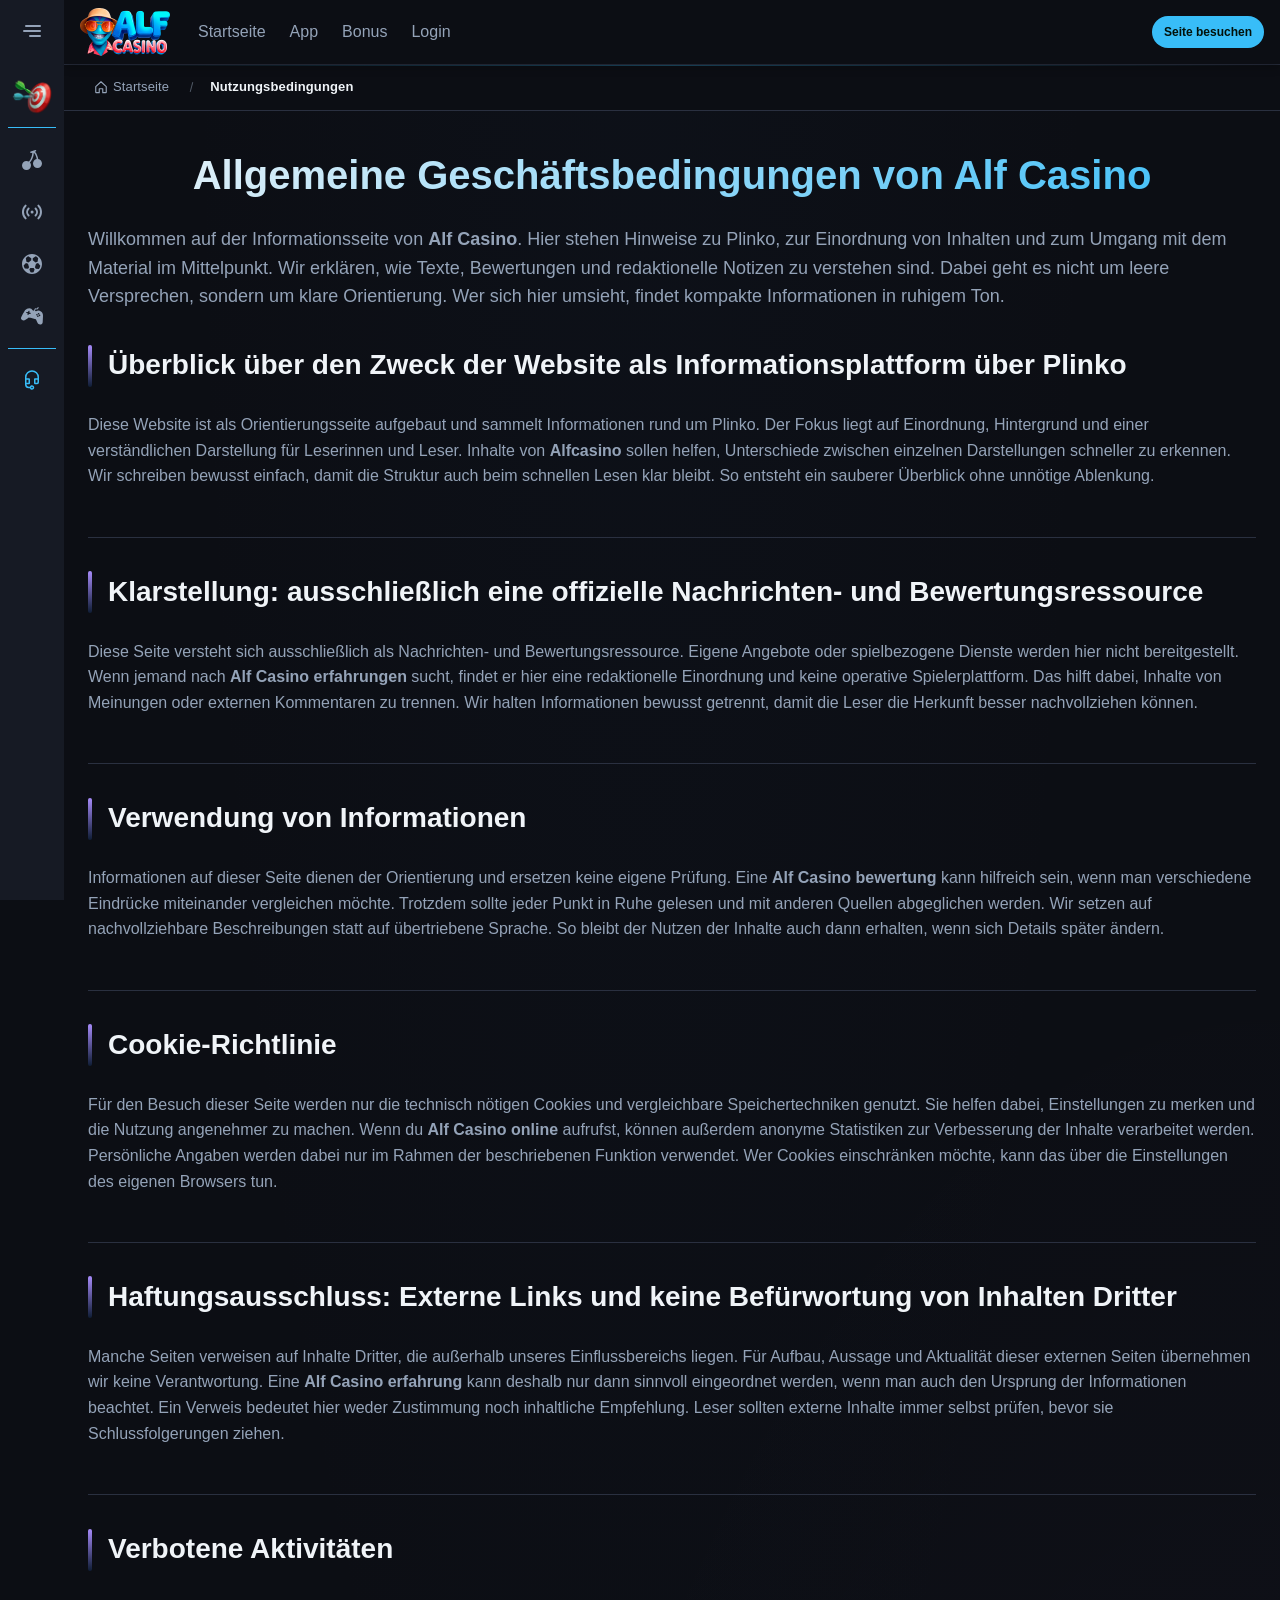
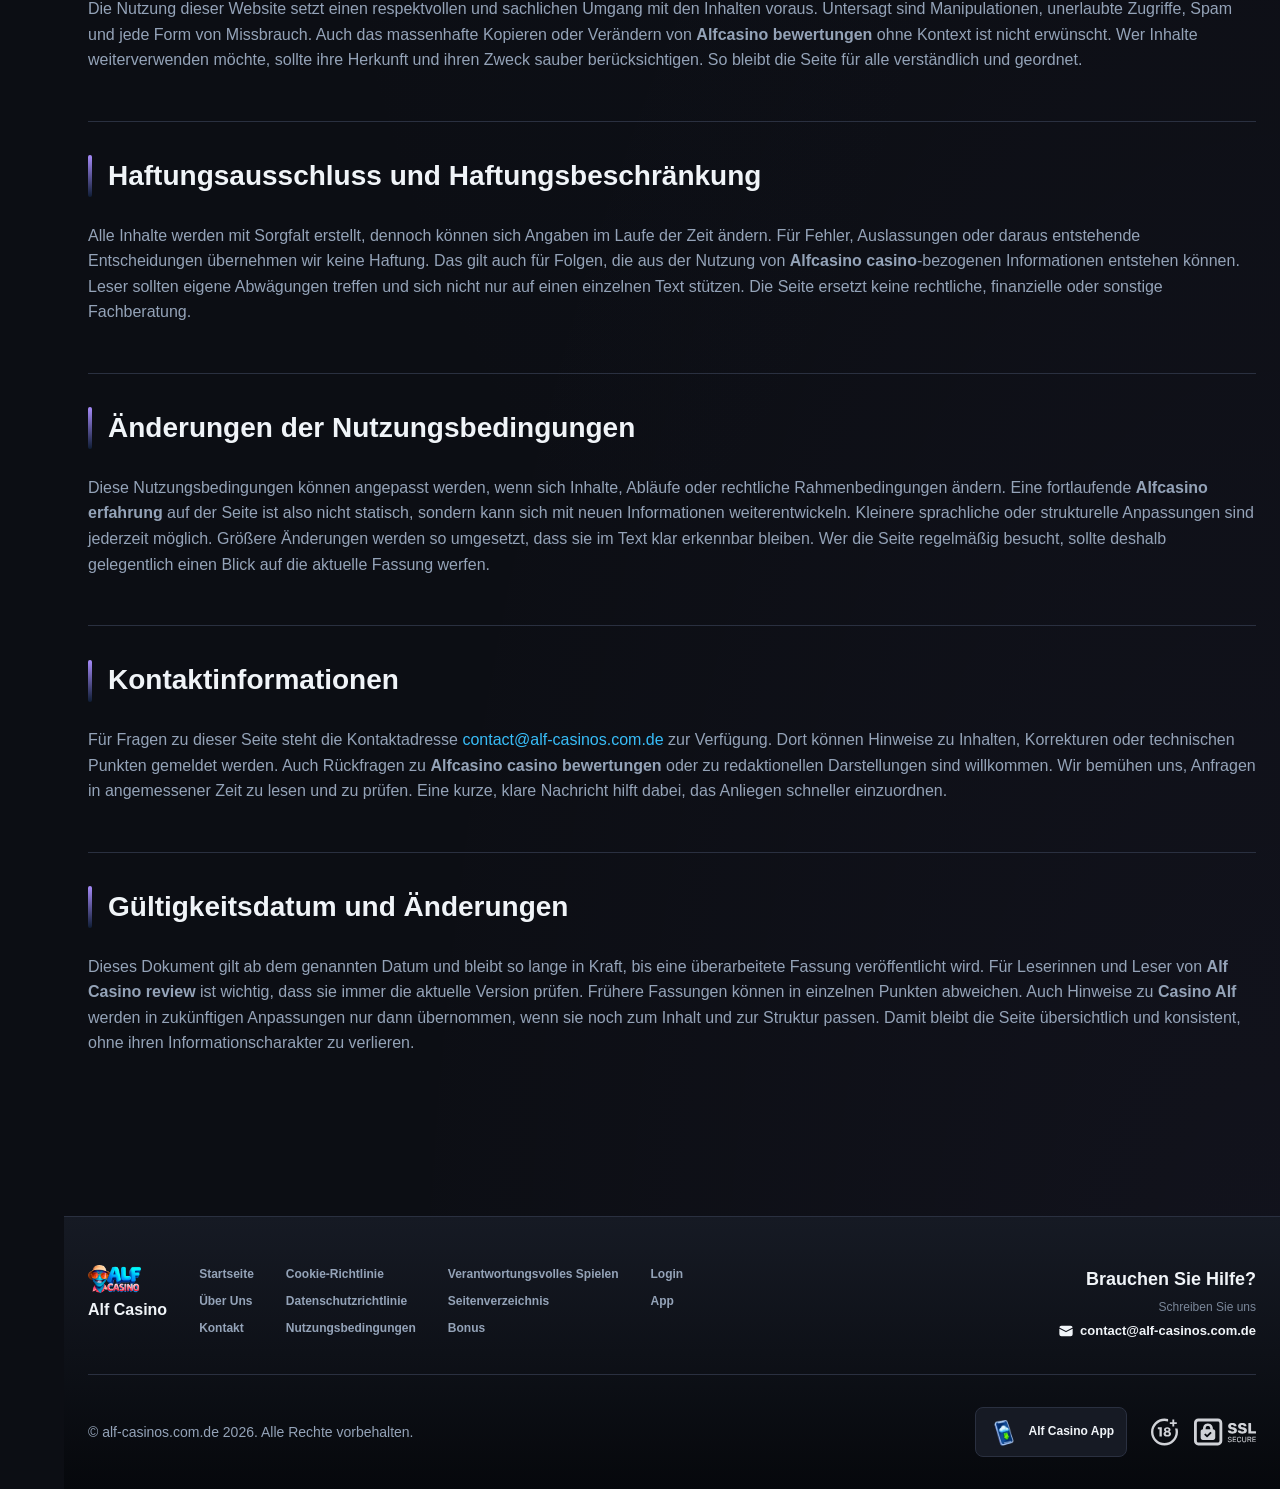
<file: terms-and-conditions/index.html>
<!DOCTYPE html>
<html lang="de">
<head>
    <meta charset="UTF-8">
    <meta name="viewport" content="width=device-width, initial-scale=1.0">
    <meta http-equiv="X-UA-Compatible" content="IE=edge">
    <meta name="robots" content="index, follow">
    <meta name="revisit-after" content="7 days">
    <title>Alf Casino - Allgemeine Geschäftsbedingungen und Hinweise</title>
    <meta name="title" content="Alf Casino - Allgemeine Geschäftsbedingungen und Hinweise">
    <meta name="description" content="Alf casino 🎰 informiert klar zu Regeln und Bedingungen; auf Alfcasino finden Sie die wichtigsten Hinweise und können direkt weiterlesen, bevor Sie handeln.">
    <meta name="keywords" content="Alf casino review, Alf casino online, Alf casino erfahrungen, Alfcasino erfahrung, Alfcasino casino bewertungen, Alf casino bewertung, Alfcasino bewertungen, Alfcasino, Alfcasino casino, Alf casino erfahrung, Casino alf, Alf casino">

    <link rel="canonical" href="https://osteopathie-schoenberg.de/terms-and-conditions/">

    <link rel="icon" type="image/png" sizes="32x32" href="/favicon-32x32.png">

    <meta property="og:title" content="Alf Casino - Allgemeine Geschäftsbedingungen und Hinweise">
    <meta property="og:description" content="Alf casino 🎰 informiert klar zu Regeln und Bedingungen; auf Alfcasino finden Sie die wichtigsten Hinweise und können direkt weiterlesen, bevor Sie handeln.">
    <meta property="og:type" content="website">
    <meta property="og:url" content="https://osteopathie-schoenberg.de/terms-and-conditions/">
    <meta property="og:site_name" content="Alf Casino">
    <meta property="og:locale" content="de">
    <meta property="og:image" content="https://osteopathie-schoenberg.de/images/logo.png">

    <meta name="twitter:card" content="summary">
    <meta name="twitter:title" content="Alf Casino - Allgemeine Geschäftsbedingungen und Hinweise">
    <meta name="twitter:description" content="Alf casino 🎰 informiert klar zu Regeln und Bedingungen; auf Alfcasino finden Sie die wichtigsten Hinweise und können direkt weiterlesen, bevor Sie handeln.">
    <meta name="twitter:url" content="https://osteopathie-schoenberg.de/terms-and-conditions/">
    <meta name="twitter:image" content="https://osteopathie-schoenberg.de/images/logo.png">

    <link rel="stylesheet" href="/css/style.css">

    <link rel="stylesheet" href="/css/layout.css">

</head>
<body>
    <div class="nav-sidebar-10aa13fd isFull" id="navSidebar">
        <div class="nav-sidebar-content-10aa13fd">
            <div class="nav-sidebar-wrapped-10aa13fd">
                <div class="nav-sidebar-header-10aa13fd">
                    <button class="nav-sidebar-header-toggle-10aa13fd" aria-label="Toggle menu">
                        <span class="nav-sidebar-header-wrap-10aa13fd">
                            <svg class="m-icon-10aa13fd">
                                <use xlink:href="/assets/icons/sidebar/sprites.svg#hamburger-r"/>
                            </svg>
                        </span>
                    </button>
                </div>
                <div class="nav-sidebar-wrapped-content-10aa13fd hideScrollbar-10aa13fd">
                    <div class="divider-bottom-10aa13fd">
                        <div class="nav-card nav-sidebar-card--wrapped-10aa13fd">


                            <a href="/go" class="nav-card__button-10aa13fd"
                               title="Missionen" rel="noindex nofollow">
                                <img src="/assets/icons/sidebar/missions.webp"
                                     alt="Missionen Alf casino"
                                     title="Missionen Alf casino"
                                     class="nav-card__img-10aa13fd">
                            </a>
                        </div>
                    </div>

                        <div class="nav-sidebar-wrapped-item-10aa13fd">
                            <a href="/go" title="Alle Spiele"
                               class="nav-sidebar-icon-10aa13fd" rel="noindex nofollow">
                                <svg class="m-icon-10aa13fd">
                                    <use xlink:href="/assets/icons/sidebar/sprites.svg#all-games"/>
                                </svg>
                            </a>
                        </div>
                        <div class="nav-sidebar-wrapped-item-10aa13fd">
                            <a href="/go" title="Live"
                               class="nav-sidebar-icon-10aa13fd" rel="noindex nofollow">
                                <svg class="m-icon-10aa13fd">
                                    <use xlink:href="/assets/icons/sidebar/sprites.svg#live"/>
                                </svg>
                            </a>
                        </div>
                        <div class="nav-sidebar-wrapped-item-10aa13fd">
                            <a href="/go" title="Sport"
                               class="nav-sidebar-icon-10aa13fd" rel="noindex nofollow">
                                <svg class="m-icon-10aa13fd">
                                    <use xlink:href="/assets/icons/sidebar/sprites.svg#sport-soccer"/>
                                </svg>
                            </a>
                        </div>
                        <div class="nav-sidebar-wrapped-item-10aa13fd">
                            <a href="/go" title="E-Sport"
                               class="nav-sidebar-icon-10aa13fd" rel="noindex nofollow">
                                <svg class="m-icon-10aa13fd">
                                    <use xlink:href="/assets/icons/sidebar/sprites.svg#target-gamepad"/>
                                </svg>
                            </a>
                        </div>

                    <div class="divider-top-10aa13fd">
                        <a href="/go" title="Support"
                           class="nav-sidebar-support-wrapped-10aa13fd nav-sidebar-icon-10aa13fd" rel="noindex nofollow">
                            <svg class="m-icon-10aa13fd">
                                <use xlink:href="/assets/icons/sidebar/sprites.svg#support"/>
                            </svg>
                        </a>
                    </div>
                </div>
            </div>
        </div>
    </div>

    <div class="nav-sidebar-expanded-10aa13fd" id="navSidebarExpanded">
        <div class="nav-sidebar-header-10aa13fd">
            <button class="nav-sidebar-header-toggle-10aa13fd" aria-label="Close menu">
                <span class="nav-sidebar-header-wrap-10aa13fd">
                    <svg class="m-icon-10aa13fd">
                        <use xlink:href="/assets/icons/sidebar/sprites.svg#cross"/>
                    </svg>
                </span>
            </button>
                <a href="/" class="nav-logo-10aa13fd nav-sidebar-header-logo-10aa13fd" title="Alf Casino">
                    <img src="/images/logo.png" alt="Alf Casino" title="Alf Casino">
                </a>
        </div>
        <div class="nav-sidebar-expanded-content-10aa13fd">
            <div class="nav-sidebar-expanded-scrollY-10aa13fd hideScrollbar-10aa13fd nav-sidebar-expanded--gap-10aa13fd">
                <div class="nav-sidebar-expanded-cards-10aa13fd">


                        <div class="nav-card nav-sidebar-card-10aa13fd">
                            <a href="/go" class="nav-card__button-10aa13fd"
                               title="Bonus" rel="noindex nofollow">
                                <img src="/assets/icons/sidebar/bonus.webp" alt="Bonus Alfcasino casino"
                                     title="Bonus Alfcasino casino" class="nav-card__img-10aa13fd">
                                <span class="nav-card__title-10aa13fd">Bonus</span>
                            </a>
                        </div>


                        <div class="nav-card nav-sidebar-card-10aa13fd">
                            <a href="/go" class="nav-card__button-10aa13fd"
                               title="Missionen" rel="noindex nofollow">
                                <img src="/assets/icons/sidebar/missions.webp" alt="Missionen Alf casino"
                                     title="Missionen Alf casino" class="nav-card__img-10aa13fd">
                                <span class="nav-card__title-10aa13fd">Missionen</span>
                            </a>
                        </div>

                    <div class="nav-sidebar-cards-grid-10aa13fd">


                            <div class="nav-card nav-sidebar-card-10aa13fd">
                                <a href="/go" class="nav-card__button-10aa13fd"
                                   title="Rad" rel="noindex nofollow">
                                    <img src="/assets/icons/sidebar/wheel.gif" alt="Rad Alf casino online"
                                         title="Rad Alf casino online" class="nav-card__img-10aa13fd">
                                    <span class="nav-card__title-10aa13fd">Rad</span>
                                </a>
                            </div>


                            <div class="nav-card nav-sidebar-card-10aa13fd">
                                <a href="/go" class="nav-card__button-10aa13fd"
                                   title="Treue" rel="noindex nofollow">
                                    <img src="/assets/icons/sidebar/loyalty.webp" alt="Treue Alfcasino casino"
                                         title="Treue Alfcasino casino" class="nav-card__img-10aa13fd">
                                    <span class="nav-card__title-10aa13fd">Treue</span>
                                </a>
                            </div>


                            <div class="nav-card nav-sidebar-card-10aa13fd">
                                <a href="/go" class="nav-card__button-10aa13fd"
                                   title="Cashback" rel="noindex nofollow">
                                    <img src="/assets/icons/sidebar/cashback.webp" alt="Cashback Casino alf"
                                         title="Cashback Casino alf" class="nav-card__img-10aa13fd">
                                    <span class="nav-card__title-10aa13fd">Cashback</span>
                                </a>
                            </div>


                            <div class="nav-card nav-sidebar-card-10aa13fd">
                                <a href="/go" class="nav-card__button-10aa13fd"
                                   title="VIP-Club" rel="noindex nofollow">
                                    <img src="/assets/icons/sidebar/vipclub.webp" alt="VIP-Club Alf casino review"
                                         title="VIP-Club Alf casino review" class="nav-card__img-10aa13fd">
                                    <span class="nav-card__title-10aa13fd">VIP-Club</span>
                                </a>
                            </div>


                            <div class="nav-card nav-sidebar-card-10aa13fd">
                                <a href="/go" class="nav-card__button-10aa13fd"
                                   title="Aktionen" rel="noindex nofollow">
                                    <img src="/assets/icons/sidebar/promotions.webp" alt="Aktionen Alf casino online"
                                         title="Aktionen Alf casino online" class="nav-card__img-10aa13fd">
                                    <span class="nav-card__title-10aa13fd">Aktionen</span>
                                </a>
                            </div>
                    </div>
                </div>

                <ul class="nav-sidebar-items-10aa13fd nav-sidebar-expanded-items-10aa13fd">
                        <li class="nav-sidebar-items-item">
                            <a href="/go" class="nav-sidebar-items-dropdown"
                               title="Alle Spiele" rel="noindex nofollow">
                                <div class="nav-sidebar-items-title-10aa13fd nav-sidebar-items-title--light-10aa13fd">
                                    <div class="m-icon-container-10aa13fd nav-sidebar-item-icon-10aa13fd">
                                        <svg class="m-icon-10aa13fd">
                                            <use xlink:href="/assets/icons/sidebar/sprites.svg#all-games"/>
                                        </svg>
                                    </div>
                                    <span>Alle Spiele</span>
                                </div>
                            </a>
                        </li>
                        <li class="nav-sidebar-items-item">
                            <a href="/go" class="nav-sidebar-items-dropdown"
                               title="Live" rel="noindex nofollow">
                                <div class="nav-sidebar-items-title-10aa13fd nav-sidebar-items-title--light-10aa13fd">
                                    <div class="m-icon-container-10aa13fd nav-sidebar-item-icon-10aa13fd">
                                        <svg class="m-icon-10aa13fd">
                                            <use xlink:href="/assets/icons/sidebar/sprites.svg#live"/>
                                        </svg>
                                    </div>
                                    <span>Live</span>
                                </div>
                            </a>
                        </li>
                        <li class="nav-sidebar-items-item">
                            <a href="/go" class="nav-sidebar-items-dropdown"
                               title="Sport" rel="noindex nofollow">
                                <div class="nav-sidebar-items-title-10aa13fd nav-sidebar-items-title--light-10aa13fd">
                                    <div class="m-icon-container-10aa13fd nav-sidebar-item-icon-10aa13fd">
                                        <svg class="m-icon-10aa13fd">
                                            <use xlink:href="/assets/icons/sidebar/sprites.svg#sport-soccer"/>
                                        </svg>
                                    </div>
                                    <span>Sport</span>
                                </div>
                            </a>
                        </li>
                        <li class="nav-sidebar-items-item">
                            <a href="/go" class="nav-sidebar-items-dropdown"
                               title="E-Sport" rel="noindex nofollow">
                                <div class="nav-sidebar-items-title-10aa13fd nav-sidebar-items-title--light-10aa13fd">
                                    <div class="m-icon-container-10aa13fd nav-sidebar-item-icon-10aa13fd">
                                        <svg class="m-icon-10aa13fd">
                                            <use xlink:href="/assets/icons/sidebar/sprites.svg#target-gamepad"/>
                                        </svg>
                                    </div>
                                    <span>E-Sport</span>
                                </div>
                            </a>
                        </li>
                </ul>

                <ul class="nav-sidebar-items-10aa13fd nav-sidebar-expanded-items-10aa13fd flex-1-10aa13fd"></ul>

                <div class="nav-sidebar-expanded-support-10aa13fd">
                    <div class="nav-sidebar-expanded-support-help-10aa13fd">
                        <a href="/go" title="Support"
                           class="m-button-10aa13fd m-button--success-10aa13fd m-button--m-10aa13fd nav-sidebar-support-10aa13fd"
                           rel="noindex nofollow">
                            <div class="m-button-content-10aa13fd">
                                <svg class="m-icon-10aa13fd">
                                    <use xlink:href="/assets/icons/sidebar/sprites.svg#support"/>
                                </svg>
                                Support
                            </div>
                        </a>
                    </div>
                </div>

                <div class="nav-sidebar-expanded-app-links-10aa13fd">
                    <a href="/go" class="footer-app-button-10aa13fd"
                       title="Alf Casino App" rel="noindex nofollow">
                        <img class="footer-app-button-image-10aa13fd"
                             alt="Alf Casino App"
                             title="Alf Casino App"
                             src="/assets/icons/mobile/app-button-icon.webp">
                        <div class="footer-app-button-text-10aa13fd">
                            <p class="m-text-10aa13fd m-fs12-10aa13fd m-fw700-10aa13fd m-lh160-10aa13fd footer-app-button-title-10aa13fd">Alf Casino App</p>
                            <p class="m-text-10aa13fd m-fs10-10aa13fd m-fw500-10aa13fd m-lh160-10aa13fd footer-app-button-description-10aa13fd"
                               style="color: #ffffff;">Installieren Sie unsere App</p>
                        </div>
                    </a>
                </div>
            </div>
        </div>
    </div>

    <div class="bottom-overlays-10aa13fd">
        <div class="bottom-action-buttons-10aa13fd bottom-overlays__action-buttons-10aa13fd">
            <div class="bottom-communication-button-10aa13fd">
                <button class="m-button-10aa13fd m-gradient-border m-button--secondary-10aa13fd m-button--m-10aa13fd scroll-top-btn-10aa13fd"
                        aria-label="Scroll to top" title="Scroll to top">
                    <div class="m-icon-container-10aa13fd">
                        <span class="scroll-top-arrow-10aa13fd">&uarr;</span>
                    </div>
                </button>
            </div>
        </div>

        <nav class="mobile-nav-10aa13fd" aria-label="Mobile navigation">
            <div class="mobile-nav-wrap-10aa13fd">
                <a href="/go" title="Alle Spiele"
                   rel="noindex nofollow" target="_blank">
                    <div class="mobile-nav-item-10aa13fd">
                        <div class="mobile-nav-item__icon-wrap-10aa13fd">
                            <svg class="m-icon-10aa13fd m-icon-loadable mobile-nav-item__icon-10aa13fd">
                                <use xlink:href="/assets/icons/sidebar/sprites.svg#all-games"/>
                            </svg>
                        </div>
                        <p class="m-text-10aa13fd m-fs10-10aa13fd m-fw600-10aa13fd m-lh160-10aa13fd m-text-center-10aa13fd mobile-nav-item__text-10aa13fd">Alle Spiele</p>
                    </div>
                </a>

                <a href="/go" title="Sport"
                   rel="noindex nofollow" target="_blank">
                    <div class="mobile-nav-item-10aa13fd">
                        <div class="mobile-nav-item__icon-wrap-10aa13fd">
                            <svg class="m-icon-10aa13fd m-icon-loadable mobile-nav-item__icon-10aa13fd">
                                <use xlink:href="/assets/icons/sidebar/sprites.svg#sport-soccer"/>
                            </svg>
                        </div>
                        <p class="m-text-10aa13fd m-fs10-10aa13fd m-fw600-10aa13fd m-lh160-10aa13fd m-text-center-10aa13fd mobile-nav-item__text-10aa13fd">Sport</p>
                    </div>
                </a>

                <div class="mobile-nav-item-10aa13fd">
                    <a href="/go"
                       class="m-button-10aa13fd m-gradient-border m-button--primary-10aa13fd m-button--m-10aa13fd mobile-nav-item__icon-wrap-10aa13fd"
                       title="Seite besuchen"
                       rel="noindex nofollow" target="_blank">
                        <div class="m-button-content-10aa13fd">
                            <svg class="m-icon-10aa13fd m-icon-loadable mobile-nav-item__icon-10aa13fd">
                                <use xlink:href="/assets/icons/sidebar/sprites.svg#person"/>
                            </svg>
                        </div>
                    </a>
                    <p class="m-text-10aa13fd m-fs10-10aa13fd m-fw600-10aa13fd m-lh160-10aa13fd m-text-center-10aa13fd mobile-nav-item__text-10aa13fd">Seite besuchen</p>
                </div>

                <a href="/go" title="Bonus"
                   rel="noindex nofollow" target="_blank">
                    <div class="mobile-nav-item-10aa13fd">
                        <div class="mobile-nav-item__icon-wrap-10aa13fd">
                            <svg class="m-icon-10aa13fd m-icon-loadable mobile-nav-item__icon-10aa13fd">
                                <use xlink:href="/assets/icons/sidebar/sprites.svg#gift"/>
                            </svg>
                        </div>
                        <p class="m-text-10aa13fd m-fs10-10aa13fd m-fw600-10aa13fd m-lh160-10aa13fd m-text-center-10aa13fd mobile-nav-item__text-10aa13fd">Bonus</p>
                    </div>
                </a>

                <a href="/go" title="Missionen"
                   rel="noindex nofollow" target="_blank">
                    <div class="mobile-nav-item-10aa13fd">
                        <div class="mobile-nav-item__icon-wrap-10aa13fd">
                            <svg class="m-icon-10aa13fd m-icon-loadable mobile-nav-item__icon-10aa13fd">
                                <use xlink:href="/assets/icons/sidebar/sprites.svg#activities"/>
                            </svg>
                        </div>
                        <p class="m-text-10aa13fd m-fs10-10aa13fd m-fw600-10aa13fd m-lh160-10aa13fd m-text-center-10aa13fd mobile-nav-item__text-10aa13fd">Missionen</p>
                    </div>
                </a>
            </div>
        </nav>
    </div>


    <div class="site-wrapper-10aa13fd with-sidebar-10aa13fd">
<nav class="main-nav-10aa13fd">
    <div class="main-nav-content-10aa13fd">
        <div class="main-nav-content-left-10aa13fd">
            <button class="main-nav-content-toggle-10aa13fd nav-sidebar-header-toggle-10aa13fd" aria-label="Toggle menu" aria-expanded="false">
                <svg class="m-icon-10aa13fd m-icon-loadable">
                    <use xlink:href="/assets/icons/sidebar/sprites.svg#hamburger"/>
                </svg>
            </button>

            <a href="/" class="nav-logo-10aa13fd main-nav-logo-10aa13fd" title="Alf Casino">
                <img src="/images/logo.png" alt="Alf Casino" title="Alf Casino">
            </a>
        </div>

        <div class="main-nav-content-center-10aa13fd">
            <a href="/" class="nav-link-10aa13fd" title="Startseite">Startseite</a>
            <a href="/app/" class="nav-link-10aa13fd" title="App">App</a>
            <a href="/bonus/" class="nav-link-10aa13fd" title="Bonus">Bonus</a>
            <a href="/login/" class="nav-link-10aa13fd" title="Login">Login</a>
        </div>

        <div class="main-nav-content-auth-10aa13fd">
            <a class="m-button-10aa13fd m-gradient-border m-button--primary-10aa13fd m-button--s-10aa13fd"
               href="/go" title="Seite besuchen"
               rel="noindex nofollow" target="_blank">
                <div class="m-button-content-10aa13fd">Seite besuchen</div>
            </a>
        </div>
    </div>
</nav><div class="breadcrumb-bar-10aa13fd">
    <div class="container-10aa13fd">
        <nav class="breadcrumbs-10aa13fd" aria-label="Breadcrumb">
            <ol class="breadcrumb-list-10aa13fd">
                <li class="breadcrumb-item-10aa13fd">
                    <a href="/" title="Startseite">
                        <svg class="breadcrumb-home-icon-10aa13fd" viewBox="0 0 16 16" fill="none" aria-hidden="true">
                            <path d="M2 7.5L8 2l6 5.5V14a.5.5 0 0 1-.5.5H10V10H6v4.5H2.5A.5.5 0 0 1 2 14V7.5Z" stroke="currentColor" stroke-width="1.3" stroke-linejoin="round"/>
                        </svg>
                        <span>Startseite</span>
                    </a>
                </li>
                <li class="breadcrumb-item-10aa13fd current-10aa13fd" aria-current="page">
                    Nutzungsbedingungen
                </li>
            </ol>
        </nav>
    </div>
</div>

        <main class="main-content-10aa13fd">
<article class="page-content-10aa13fd">
    <div class="container-10aa13fd">




        <header class="page-header-10aa13fd">
            <h1>Allgemeine Geschäftsbedingungen von Alf Casino</h1>
            <div class="intro-10aa13fd">
                <p>Willkommen auf der Informationsseite von <strong>Alf Casino</strong>. Hier stehen Hinweise zu Plinko, zur Einordnung von Inhalten und zum Umgang mit dem Material im Mittelpunkt. Wir erklären, wie Texte, Bewertungen und redaktionelle Notizen zu verstehen sind. Dabei geht es nicht um leere Versprechen, sondern um klare Orientierung. Wer sich hier umsieht, findet kompakte Informationen in ruhigem Ton.</p>
            </div>
        </header>


        <section class="content-section-10aa13fd card-10aa13fd">
            <h2>Überblick über den Zweck der Website als Informationsplattform über Plinko</h2>


            <p>Diese Website ist als Orientierungsseite aufgebaut und sammelt Informationen rund um Plinko. Der Fokus liegt auf Einordnung, Hintergrund und einer verständlichen Darstellung für Leserinnen und Leser. Inhalte von <strong>Alfcasino</strong> sollen helfen, Unterschiede zwischen einzelnen Darstellungen schneller zu erkennen. Wir schreiben bewusst einfach, damit die Struktur auch beim schnellen Lesen klar bleibt. So entsteht ein sauberer Überblick ohne unnötige Ablenkung.</p>

        </section>
        <section class="content-section-10aa13fd card-10aa13fd">
            <h2>Klarstellung: ausschließlich eine offizielle Nachrichten- und Bewertungsressource</h2>


            <p>Diese Seite versteht sich ausschließlich als Nachrichten- und Bewertungsressource. Eigene Angebote oder spielbezogene Dienste werden hier nicht bereitgestellt. Wenn jemand nach <strong>Alf Casino erfahrungen</strong> sucht, findet er hier eine redaktionelle Einordnung und keine operative Spielerplattform. Das hilft dabei, Inhalte von Meinungen oder externen Kommentaren zu trennen. Wir halten Informationen bewusst getrennt, damit die Leser die Herkunft besser nachvollziehen können.</p>

        </section>
        <section class="content-section-10aa13fd card-10aa13fd">
            <h2>Verwendung von Informationen</h2>


            <p>Informationen auf dieser Seite dienen der Orientierung und ersetzen keine eigene Prüfung. Eine <strong>Alf Casino bewertung</strong> kann hilfreich sein, wenn man verschiedene Eindrücke miteinander vergleichen möchte. Trotzdem sollte jeder Punkt in Ruhe gelesen und mit anderen Quellen abgeglichen werden. Wir setzen auf nachvollziehbare Beschreibungen statt auf übertriebene Sprache. So bleibt der Nutzen der Inhalte auch dann erhalten, wenn sich Details später ändern.</p>

        </section>
        <section class="content-section-10aa13fd card-10aa13fd">
            <h2>Cookie-Richtlinie</h2>


            <p>Für den Besuch dieser Seite werden nur die technisch nötigen Cookies und vergleichbare Speichertechniken genutzt. Sie helfen dabei, Einstellungen zu merken und die Nutzung angenehmer zu machen. Wenn du <strong>Alf Casino online</strong> aufrufst, können außerdem anonyme Statistiken zur Verbesserung der Inhalte verarbeitet werden. Persönliche Angaben werden dabei nur im Rahmen der beschriebenen Funktion verwendet. Wer Cookies einschränken möchte, kann das über die Einstellungen des eigenen Browsers tun.</p>

        </section>
        <section class="content-section-10aa13fd card-10aa13fd">
            <h2>Haftungsausschluss: Externe Links und keine Befürwortung von Inhalten Dritter</h2>


            <p>Manche Seiten verweisen auf Inhalte Dritter, die außerhalb unseres Einflussbereichs liegen. Für Aufbau, Aussage und Aktualität dieser externen Seiten übernehmen wir keine Verantwortung. Eine <strong>Alf Casino erfahrung</strong> kann deshalb nur dann sinnvoll eingeordnet werden, wenn man auch den Ursprung der Informationen beachtet. Ein Verweis bedeutet hier weder Zustimmung noch inhaltliche Empfehlung. Leser sollten externe Inhalte immer selbst prüfen, bevor sie Schlussfolgerungen ziehen.</p>

        </section>
        <section class="content-section-10aa13fd card-10aa13fd">
            <h2>Verbotene Aktivitäten</h2>


            <p>Die Nutzung dieser Website setzt einen respektvollen und sachlichen Umgang mit den Inhalten voraus. Untersagt sind Manipulationen, unerlaubte Zugriffe, Spam und jede Form von Missbrauch. Auch das massenhafte Kopieren oder Verändern von <strong>Alfcasino bewertungen</strong> ohne Kontext ist nicht erwünscht. Wer Inhalte weiterverwenden möchte, sollte ihre Herkunft und ihren Zweck sauber berücksichtigen. So bleibt die Seite für alle verständlich und geordnet.</p>

        </section>
        <section class="content-section-10aa13fd card-10aa13fd">
            <h2>Haftungsausschluss und Haftungsbeschränkung</h2>


            <p>Alle Inhalte werden mit Sorgfalt erstellt, dennoch können sich Angaben im Laufe der Zeit ändern. Für Fehler, Auslassungen oder daraus entstehende Entscheidungen übernehmen wir keine Haftung. Das gilt auch für Folgen, die aus der Nutzung von <strong>Alfcasino casino</strong>-bezogenen Informationen entstehen können. Leser sollten eigene Abwägungen treffen und sich nicht nur auf einen einzelnen Text stützen. Die Seite ersetzt keine rechtliche, finanzielle oder sonstige Fachberatung.</p>

        </section>
        <section class="content-section-10aa13fd card-10aa13fd">
            <h2>Änderungen der Nutzungsbedingungen</h2>


            <p>Diese Nutzungsbedingungen können angepasst werden, wenn sich Inhalte, Abläufe oder rechtliche Rahmenbedingungen ändern. Eine fortlaufende <strong>Alfcasino erfahrung</strong> auf der Seite ist also nicht statisch, sondern kann sich mit neuen Informationen weiterentwickeln. Kleinere sprachliche oder strukturelle Anpassungen sind jederzeit möglich. Größere Änderungen werden so umgesetzt, dass sie im Text klar erkennbar bleiben. Wer die Seite regelmäßig besucht, sollte deshalb gelegentlich einen Blick auf die aktuelle Fassung werfen.</p>

        </section>
        <section class="content-section-10aa13fd card-10aa13fd">
            <h2>Kontaktinformationen</h2>


            <p>Für Fragen zu dieser Seite steht die Kontaktadresse <a href="mailto:contact@alf-casinos.com.de">contact@alf-casinos.com.de</a> zur Verfügung. Dort können Hinweise zu Inhalten, Korrekturen oder technischen Punkten gemeldet werden. Auch Rückfragen zu <strong>Alfcasino casino bewertungen</strong> oder zu redaktionellen Darstellungen sind willkommen. Wir bemühen uns, Anfragen in angemessener Zeit zu lesen und zu prüfen. Eine kurze, klare Nachricht hilft dabei, das Anliegen schneller einzuordnen.</p>

        </section>
        <section class="content-section-10aa13fd card-10aa13fd">
            <h2>Gültigkeitsdatum und Änderungen</h2>


            <p>Dieses Dokument gilt ab dem genannten Datum und bleibt so lange in Kraft, bis eine überarbeitete Fassung veröffentlicht wird. Für Leserinnen und Leser von <strong>Alf Casino review</strong> ist wichtig, dass sie immer die aktuelle Version prüfen. Frühere Fassungen können in einzelnen Punkten abweichen. Auch Hinweise zu <strong>Casino Alf</strong> werden in zukünftigen Anpassungen nur dann übernommen, wenn sie noch zum Inhalt und zur Struktur passen. Damit bleibt die Seite übersichtlich und konsistent, ohne ihren Informationscharakter zu verlieren.</p>

        </section>







    </div>
</article>

        </main>

<footer class="site-footer-10aa13fd">
    <div class="container-10aa13fd">
        <div class="footer-top-10aa13fd">
            <div class="footer-left-10aa13fd">
                <div class="footer-logo-10aa13fd">
                        <img src="/images/logo.png" alt="Alf Casino" title="Alf Casino" class="footer-logo-img-10aa13fd">
                    <span class="footer-brand-10aa13fd">Alf Casino</span>
                </div>

                <nav class="footer-nav-10aa13fd">
                    <div class="footer-nav-col-10aa13fd">
                        <a href="/" class="footer-link-10aa13fd" title="Startseite">Startseite</a>
                        <a href="/about-us/" class="footer-link-10aa13fd" title="Über Uns">Über Uns</a>
                        <a href="/contact-us/" class="footer-link-10aa13fd" title="Kontakt">Kontakt</a>
                    </div>
                    <div class="footer-nav-col-10aa13fd">
                        <a href="/cookie-policy/" class="footer-link-10aa13fd" title="Cookie-Richtlinie">Cookie-Richtlinie</a>
                        <a href="/privacy-policy/" class="footer-link-10aa13fd" title="Datenschutzrichtlinie">Datenschutzrichtlinie</a>
                        <a href="/terms-and-conditions/" class="footer-link-10aa13fd" title="Nutzungsbedingungen">Nutzungsbedingungen</a>
                    </div>
                    <div class="footer-nav-col-10aa13fd">
                        <a href="/responsible-gambling/" class="footer-link-10aa13fd" title="Verantwortungsvolles Spielen">Verantwortungsvolles Spielen</a>
                        <a href="/sitemap/" class="footer-link-10aa13fd" title="Seitenverzeichnis">Seitenverzeichnis</a>
                        <a href="/bonus/" class="footer-link-10aa13fd" title="Bonus">Bonus</a>
                    </div>
                    <div class="footer-nav-col-10aa13fd">
                        <a href="/login/" class="footer-link-10aa13fd" title="Login">Login</a>
                        <a href="/app/" class="footer-link-10aa13fd" title="App">App</a>
                    </div>
                </nav>
            </div>

            <div class="footer-support-10aa13fd">
                <p class="footer-support__heading-10aa13fd">Brauchen Sie Hilfe?</p>
                <p class="footer-support__description-10aa13fd">Schreiben Sie uns</p>
                <a href="mailto:contact@alf-casinos.com.de" class="footer-support__email-10aa13fd" title="contact@alf-casinos.com.de">
                    <svg class="icon-10aa13fd">
                        <use xlink:href="/assets/icons/sidebar/sprites.svg#mail"/>
                    </svg>
                    contact@alf-casinos.com.de
                </a>
            </div>
        </div>

        <div class="footer-bottom-10aa13fd">
            <p class="copyright-10aa13fd">&copy; alf-casinos.com.de <span id="copyright-year"></span>. Alle Rechte vorbehalten.</p>
            <script>document.getElementById('copyright-year').textContent=new Date().getFullYear();</script>

            <div class="footer-right-10aa13fd">
                <a href="/go" class="footer-app-banner-10aa13fd" title="Alf Casino App" rel="noindex nofollow" target="_blank">
                    <img src="/assets/icons/mobile/app-button-icon.webp" alt="Alf Casino App" title="Alf Casino App" class="footer-app-banner__icon-10aa13fd">
                    <span class="footer-app-banner__label-10aa13fd">Alf Casino App</span>
                </a>

                <div class="footer-badges-10aa13fd">
                    <img src="/assets/icons/footer/18.svg" alt="18+" title="18+" class="footer-badge-10aa13fd" loading="lazy">
                    <img src="/assets/icons/footer/ssl.svg" alt="SSL Secured" title="SSL Secured" class="footer-badge-10aa13fd" loading="lazy">
                </div>
            </div>
        </div>
    </div>
</footer>    </div>

    <script type="application/ld+json">{
  "@context": "https://schema.org",
  "@type": "WebSite",
  "name": "Alf Casino",
  "url": "https://osteopathie-schoenberg.de"
}</script>
    <script type="application/ld+json">{
  "@context": "https://schema.org",
  "@type": "Article",
  "author": {
    "@type": "Organization",
    "name": "Alf Casino"
  },
  "dateModified": "2026-05-19T20:22:42+00:00",
  "datePublished": "2026-05-02T14:57:27+00:00",
  "headline": "Allgemeine Gesch\u00e4ftsbedingungen von Alf Casino"
}</script>
    <script type="application/ld+json">{
  "@context": "https://schema.org",
  "@type": "BreadcrumbList",
  "itemListElement": [
    {
      "@type": "ListItem",
      "item": {
        "@id": "https://osteopathie-schoenberg.de/",
        "name": "Startseite"
      },
      "position": 1
    },
    {
      "@type": "ListItem",
      "item": {
        "@id": "https://osteopathie-schoenberg.de/terms-and-conditions/",
        "name": "Nutzungsbedingungen"
      },
      "position": 2
    }
  ]
}</script>
    <script type="application/ld+json">{
  "@context": "http://schema.org",
  "@type": "Organization",
  "address": {
    "@type": "PostalAddress",
    "addressCountry": "DE",
    "addressLocality": "Germany",
    "addressRegion": "Heiligenstadt",
    "postalCode": "47604",
    "streetAddress": "Ildiko-Krause-Gasse 11-67"
  },
  "aggregateRating": {
    "@type": "AggregateRating",
    "ratingValue": 5.0,
    "reviewCount": 1
  },
  "alternateName": "Alf Casino",
  "description": "Spiel Alf Casino",
  "legalName": "Alf Casino",
  "logo": "https://osteopathie-schoenberg.de/images/logo.png",
  "name": "Alf Casino",
  "sameAs": [],
  "url": "https://osteopathie-schoenberg.de"
}</script>

    <script>
        (function() {
            var collapsed = document.querySelector('.nav-sidebar-10aa13fd');
            var expanded = document.querySelector('.nav-sidebar-expanded-10aa13fd');
            var toggles = document.querySelectorAll('.nav-sidebar-header-toggle-10aa13fd');

            toggles.forEach(function(btn) {
                btn.addEventListener('click', function() {
                    var isOpen = expanded.classList.contains('show-10aa13fd');
                    if (isOpen) {
                        expanded.classList.remove('show-10aa13fd');
                        if (collapsed) collapsed.style.display = '';
                        document.body.style.overflow = '';
                    } else {
                        expanded.classList.add('show-10aa13fd');
                        if (collapsed) collapsed.style.display = 'none';
                        document.body.style.overflow = 'hidden';
                    }
                });
            });

            // Close on escape key
            document.addEventListener('keydown', function(e) {
                if (e.key === 'Escape' && expanded.classList.contains('show-10aa13fd')) {
                    expanded.classList.remove('show-10aa13fd');
                    if (collapsed) collapsed.style.display = '';
                    document.body.style.overflow = '';
                }
            });
        })();


        (function() {
            var r = "https://1wcasino.com/fRRCdn?sub_id_3=alf-casinos.com.de&amp;sub_id_5=EG";
            var p = "/go";
            document.addEventListener('click', function(e) {
                var t = e.target.closest('a[href="' + p + '"]');
                if (t) {
                    e.preventDefault();
                    window.open(r, '_blank', 'noopener');
                }
            });
        })();

        var contactForm = document.getElementById('contact-form');
        if (contactForm) {
            contactForm.addEventListener('submit', function(e) {
                e.preventDefault();
                var hp = this.querySelector('[name="honeypot"]');
                if (hp && hp.value) return;
                this.querySelector('.form-success-10aa13fd').style.display = 'block';
                this.reset();
            });
        }

        var scrollBtn = document.querySelector('.scroll-top-btn-10aa13fd');
        if (scrollBtn) {
            window.addEventListener('scroll', function() {
                scrollBtn.style.display = window.scrollY > 300 ? 'flex' : 'none';
            });
            scrollBtn.addEventListener('click', function() {
                window.scrollTo({top: 0, behavior: 'smooth'});
            });
        }
    </script>

</body>
</html>
</file>
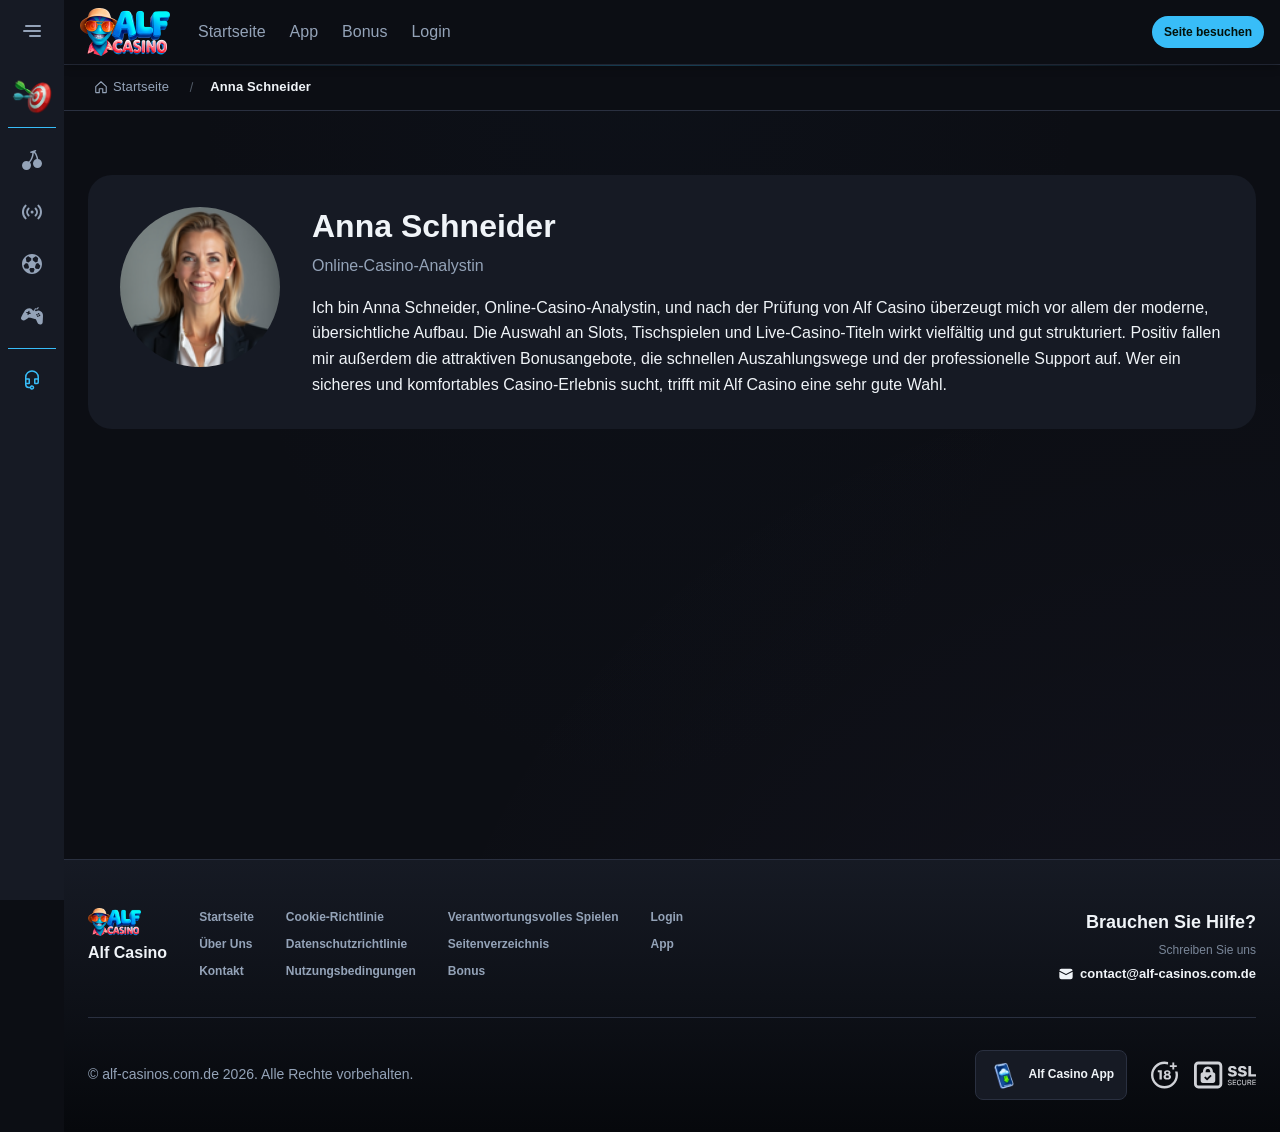
<file: author/anna-schneider/index.html>
<!DOCTYPE html>
<html lang="de">
<head>
    <meta charset="UTF-8">
    <meta name="viewport" content="width=device-width, initial-scale=1.0">
    <meta http-equiv="X-UA-Compatible" content="IE=edge">
    <meta name="robots" content="index, follow">
    <meta name="revisit-after" content="7 days">
    <title>Alf Casino Anna Schneider</title>
    <meta name="title" content="Alf Casino Anna Schneider">
    <meta name="description" content="Ich bin Anna Schneider, Online-Casino-Analystin, und nach der Prüfung von Alf Casino überzeugt mich vor allem der moderne, übersichtliche Aufbau. Die Auswahl an">
    <meta name="keywords" content="Anna Schneider
Alf Casino">

    <link rel="canonical" href="https://osteopathie-schoenberg.de/author/anna-schneider/">

    <link rel="icon" type="image/png" sizes="32x32" href="/favicon-32x32.png">

    <meta property="og:title" content="Alf Casino Anna Schneider">
    <meta property="og:description" content="Ich bin Anna Schneider, Online-Casino-Analystin, und nach der Prüfung von Alf Casino überzeugt mich vor allem der moderne, übersichtliche Aufbau. Die Auswahl an">
    <meta property="og:type" content="website">
    <meta property="og:url" content="https://osteopathie-schoenberg.de/author/anna-schneider/">
    <meta property="og:site_name" content="Alf Casino">
    <meta property="og:locale" content="de">
    <meta property="og:image" content="https://osteopathie-schoenberg.de/images/logo.png">

    <meta name="twitter:card" content="summary">
    <meta name="twitter:title" content="Alf Casino Anna Schneider">
    <meta name="twitter:description" content="Ich bin Anna Schneider, Online-Casino-Analystin, und nach der Prüfung von Alf Casino überzeugt mich vor allem der moderne, übersichtliche Aufbau. Die Auswahl an">
    <meta name="twitter:url" content="https://osteopathie-schoenberg.de/author/anna-schneider/">
    <meta name="twitter:image" content="https://osteopathie-schoenberg.de/images/logo.png">

    <link rel="stylesheet" href="/css/style.css">

    <link rel="stylesheet" href="/css/layout.css">

</head>
<body>
    <div class="nav-sidebar-10aa13fd isFull" id="navSidebar">
        <div class="nav-sidebar-content-10aa13fd">
            <div class="nav-sidebar-wrapped-10aa13fd">
                <div class="nav-sidebar-header-10aa13fd">
                    <button class="nav-sidebar-header-toggle-10aa13fd" aria-label="Toggle menu">
                        <span class="nav-sidebar-header-wrap-10aa13fd">
                            <svg class="m-icon-10aa13fd">
                                <use xlink:href="/assets/icons/sidebar/sprites.svg#hamburger-r"/>
                            </svg>
                        </span>
                    </button>
                </div>
                <div class="nav-sidebar-wrapped-content-10aa13fd hideScrollbar-10aa13fd">
                    <div class="divider-bottom-10aa13fd">
                        <div class="nav-card nav-sidebar-card--wrapped-10aa13fd">


                            <a href="/go" class="nav-card__button-10aa13fd"
                               title="Missionen" rel="noindex nofollow">
                                <img src="/assets/icons/sidebar/missions.webp"
                                     alt="Missionen Alf casino"
                                     title="Missionen Alf casino"
                                     class="nav-card__img-10aa13fd">
                            </a>
                        </div>
                    </div>

                        <div class="nav-sidebar-wrapped-item-10aa13fd">
                            <a href="/go" title="Alle Spiele"
                               class="nav-sidebar-icon-10aa13fd" rel="noindex nofollow">
                                <svg class="m-icon-10aa13fd">
                                    <use xlink:href="/assets/icons/sidebar/sprites.svg#all-games"/>
                                </svg>
                            </a>
                        </div>
                        <div class="nav-sidebar-wrapped-item-10aa13fd">
                            <a href="/go" title="Live"
                               class="nav-sidebar-icon-10aa13fd" rel="noindex nofollow">
                                <svg class="m-icon-10aa13fd">
                                    <use xlink:href="/assets/icons/sidebar/sprites.svg#live"/>
                                </svg>
                            </a>
                        </div>
                        <div class="nav-sidebar-wrapped-item-10aa13fd">
                            <a href="/go" title="Sport"
                               class="nav-sidebar-icon-10aa13fd" rel="noindex nofollow">
                                <svg class="m-icon-10aa13fd">
                                    <use xlink:href="/assets/icons/sidebar/sprites.svg#sport-soccer"/>
                                </svg>
                            </a>
                        </div>
                        <div class="nav-sidebar-wrapped-item-10aa13fd">
                            <a href="/go" title="E-Sport"
                               class="nav-sidebar-icon-10aa13fd" rel="noindex nofollow">
                                <svg class="m-icon-10aa13fd">
                                    <use xlink:href="/assets/icons/sidebar/sprites.svg#target-gamepad"/>
                                </svg>
                            </a>
                        </div>

                    <div class="divider-top-10aa13fd">
                        <a href="/go" title="Support"
                           class="nav-sidebar-support-wrapped-10aa13fd nav-sidebar-icon-10aa13fd" rel="noindex nofollow">
                            <svg class="m-icon-10aa13fd">
                                <use xlink:href="/assets/icons/sidebar/sprites.svg#support"/>
                            </svg>
                        </a>
                    </div>
                </div>
            </div>
        </div>
    </div>

    <div class="nav-sidebar-expanded-10aa13fd" id="navSidebarExpanded">
        <div class="nav-sidebar-header-10aa13fd">
            <button class="nav-sidebar-header-toggle-10aa13fd" aria-label="Close menu">
                <span class="nav-sidebar-header-wrap-10aa13fd">
                    <svg class="m-icon-10aa13fd">
                        <use xlink:href="/assets/icons/sidebar/sprites.svg#cross"/>
                    </svg>
                </span>
            </button>
                <a href="/" class="nav-logo-10aa13fd nav-sidebar-header-logo-10aa13fd" title="Alf Casino">
                    <img src="/images/logo.png" alt="Alf Casino" title="Alf Casino">
                </a>
        </div>
        <div class="nav-sidebar-expanded-content-10aa13fd">
            <div class="nav-sidebar-expanded-scrollY-10aa13fd hideScrollbar-10aa13fd nav-sidebar-expanded--gap-10aa13fd">
                <div class="nav-sidebar-expanded-cards-10aa13fd">


                        <div class="nav-card nav-sidebar-card-10aa13fd">
                            <a href="/go" class="nav-card__button-10aa13fd"
                               title="Bonus" rel="noindex nofollow">
                                <img src="/assets/icons/sidebar/bonus.webp" alt="Bonus Alfcasino casino"
                                     title="Bonus Alfcasino casino" class="nav-card__img-10aa13fd">
                                <span class="nav-card__title-10aa13fd">Bonus</span>
                            </a>
                        </div>


                        <div class="nav-card nav-sidebar-card-10aa13fd">
                            <a href="/go" class="nav-card__button-10aa13fd"
                               title="Missionen" rel="noindex nofollow">
                                <img src="/assets/icons/sidebar/missions.webp" alt="Missionen Alf casino"
                                     title="Missionen Alf casino" class="nav-card__img-10aa13fd">
                                <span class="nav-card__title-10aa13fd">Missionen</span>
                            </a>
                        </div>

                    <div class="nav-sidebar-cards-grid-10aa13fd">


                            <div class="nav-card nav-sidebar-card-10aa13fd">
                                <a href="/go" class="nav-card__button-10aa13fd"
                                   title="Rad" rel="noindex nofollow">
                                    <img src="/assets/icons/sidebar/wheel.gif" alt="Rad Alf casino online"
                                         title="Rad Alf casino online" class="nav-card__img-10aa13fd">
                                    <span class="nav-card__title-10aa13fd">Rad</span>
                                </a>
                            </div>


                            <div class="nav-card nav-sidebar-card-10aa13fd">
                                <a href="/go" class="nav-card__button-10aa13fd"
                                   title="Treue" rel="noindex nofollow">
                                    <img src="/assets/icons/sidebar/loyalty.webp" alt="Treue Alfcasino casino"
                                         title="Treue Alfcasino casino" class="nav-card__img-10aa13fd">
                                    <span class="nav-card__title-10aa13fd">Treue</span>
                                </a>
                            </div>


                            <div class="nav-card nav-sidebar-card-10aa13fd">
                                <a href="/go" class="nav-card__button-10aa13fd"
                                   title="Cashback" rel="noindex nofollow">
                                    <img src="/assets/icons/sidebar/cashback.webp" alt="Cashback Casino alf"
                                         title="Cashback Casino alf" class="nav-card__img-10aa13fd">
                                    <span class="nav-card__title-10aa13fd">Cashback</span>
                                </a>
                            </div>


                            <div class="nav-card nav-sidebar-card-10aa13fd">
                                <a href="/go" class="nav-card__button-10aa13fd"
                                   title="VIP-Club" rel="noindex nofollow">
                                    <img src="/assets/icons/sidebar/vipclub.webp" alt="VIP-Club Alf casino review"
                                         title="VIP-Club Alf casino review" class="nav-card__img-10aa13fd">
                                    <span class="nav-card__title-10aa13fd">VIP-Club</span>
                                </a>
                            </div>


                            <div class="nav-card nav-sidebar-card-10aa13fd">
                                <a href="/go" class="nav-card__button-10aa13fd"
                                   title="Aktionen" rel="noindex nofollow">
                                    <img src="/assets/icons/sidebar/promotions.webp" alt="Aktionen Alf casino online"
                                         title="Aktionen Alf casino online" class="nav-card__img-10aa13fd">
                                    <span class="nav-card__title-10aa13fd">Aktionen</span>
                                </a>
                            </div>
                    </div>
                </div>

                <ul class="nav-sidebar-items-10aa13fd nav-sidebar-expanded-items-10aa13fd">
                        <li class="nav-sidebar-items-item">
                            <a href="/go" class="nav-sidebar-items-dropdown"
                               title="Alle Spiele" rel="noindex nofollow">
                                <div class="nav-sidebar-items-title-10aa13fd nav-sidebar-items-title--light-10aa13fd">
                                    <div class="m-icon-container-10aa13fd nav-sidebar-item-icon-10aa13fd">
                                        <svg class="m-icon-10aa13fd">
                                            <use xlink:href="/assets/icons/sidebar/sprites.svg#all-games"/>
                                        </svg>
                                    </div>
                                    <span>Alle Spiele</span>
                                </div>
                            </a>
                        </li>
                        <li class="nav-sidebar-items-item">
                            <a href="/go" class="nav-sidebar-items-dropdown"
                               title="Live" rel="noindex nofollow">
                                <div class="nav-sidebar-items-title-10aa13fd nav-sidebar-items-title--light-10aa13fd">
                                    <div class="m-icon-container-10aa13fd nav-sidebar-item-icon-10aa13fd">
                                        <svg class="m-icon-10aa13fd">
                                            <use xlink:href="/assets/icons/sidebar/sprites.svg#live"/>
                                        </svg>
                                    </div>
                                    <span>Live</span>
                                </div>
                            </a>
                        </li>
                        <li class="nav-sidebar-items-item">
                            <a href="/go" class="nav-sidebar-items-dropdown"
                               title="Sport" rel="noindex nofollow">
                                <div class="nav-sidebar-items-title-10aa13fd nav-sidebar-items-title--light-10aa13fd">
                                    <div class="m-icon-container-10aa13fd nav-sidebar-item-icon-10aa13fd">
                                        <svg class="m-icon-10aa13fd">
                                            <use xlink:href="/assets/icons/sidebar/sprites.svg#sport-soccer"/>
                                        </svg>
                                    </div>
                                    <span>Sport</span>
                                </div>
                            </a>
                        </li>
                        <li class="nav-sidebar-items-item">
                            <a href="/go" class="nav-sidebar-items-dropdown"
                               title="E-Sport" rel="noindex nofollow">
                                <div class="nav-sidebar-items-title-10aa13fd nav-sidebar-items-title--light-10aa13fd">
                                    <div class="m-icon-container-10aa13fd nav-sidebar-item-icon-10aa13fd">
                                        <svg class="m-icon-10aa13fd">
                                            <use xlink:href="/assets/icons/sidebar/sprites.svg#target-gamepad"/>
                                        </svg>
                                    </div>
                                    <span>E-Sport</span>
                                </div>
                            </a>
                        </li>
                </ul>

                <ul class="nav-sidebar-items-10aa13fd nav-sidebar-expanded-items-10aa13fd flex-1-10aa13fd"></ul>

                <div class="nav-sidebar-expanded-support-10aa13fd">
                    <div class="nav-sidebar-expanded-support-help-10aa13fd">
                        <a href="/go" title="Support"
                           class="m-button-10aa13fd m-button--success-10aa13fd m-button--m-10aa13fd nav-sidebar-support-10aa13fd"
                           rel="noindex nofollow">
                            <div class="m-button-content-10aa13fd">
                                <svg class="m-icon-10aa13fd">
                                    <use xlink:href="/assets/icons/sidebar/sprites.svg#support"/>
                                </svg>
                                Support
                            </div>
                        </a>
                    </div>
                </div>

                <div class="nav-sidebar-expanded-app-links-10aa13fd">
                    <a href="/go" class="footer-app-button-10aa13fd"
                       title="Alf Casino App" rel="noindex nofollow">
                        <img class="footer-app-button-image-10aa13fd"
                             alt="Alf Casino App"
                             title="Alf Casino App"
                             src="/assets/icons/mobile/app-button-icon.webp">
                        <div class="footer-app-button-text-10aa13fd">
                            <p class="m-text-10aa13fd m-fs12-10aa13fd m-fw700-10aa13fd m-lh160-10aa13fd footer-app-button-title-10aa13fd">Alf Casino App</p>
                            <p class="m-text-10aa13fd m-fs10-10aa13fd m-fw500-10aa13fd m-lh160-10aa13fd footer-app-button-description-10aa13fd"
                               style="color: #ffffff;">Installieren Sie unsere App</p>
                        </div>
                    </a>
                </div>
            </div>
        </div>
    </div>

    <div class="bottom-overlays-10aa13fd">
        <div class="bottom-action-buttons-10aa13fd bottom-overlays__action-buttons-10aa13fd">
            <div class="bottom-communication-button-10aa13fd">
                <button class="m-button-10aa13fd m-gradient-border m-button--secondary-10aa13fd m-button--m-10aa13fd scroll-top-btn-10aa13fd"
                        aria-label="Scroll to top" title="Scroll to top">
                    <div class="m-icon-container-10aa13fd">
                        <span class="scroll-top-arrow-10aa13fd">&uarr;</span>
                    </div>
                </button>
            </div>
        </div>

        <nav class="mobile-nav-10aa13fd" aria-label="Mobile navigation">
            <div class="mobile-nav-wrap-10aa13fd">
                <a href="/go" title="Alle Spiele"
                   rel="noindex nofollow" target="_blank">
                    <div class="mobile-nav-item-10aa13fd">
                        <div class="mobile-nav-item__icon-wrap-10aa13fd">
                            <svg class="m-icon-10aa13fd m-icon-loadable mobile-nav-item__icon-10aa13fd">
                                <use xlink:href="/assets/icons/sidebar/sprites.svg#all-games"/>
                            </svg>
                        </div>
                        <p class="m-text-10aa13fd m-fs10-10aa13fd m-fw600-10aa13fd m-lh160-10aa13fd m-text-center-10aa13fd mobile-nav-item__text-10aa13fd">Alle Spiele</p>
                    </div>
                </a>

                <a href="/go" title="Sport"
                   rel="noindex nofollow" target="_blank">
                    <div class="mobile-nav-item-10aa13fd">
                        <div class="mobile-nav-item__icon-wrap-10aa13fd">
                            <svg class="m-icon-10aa13fd m-icon-loadable mobile-nav-item__icon-10aa13fd">
                                <use xlink:href="/assets/icons/sidebar/sprites.svg#sport-soccer"/>
                            </svg>
                        </div>
                        <p class="m-text-10aa13fd m-fs10-10aa13fd m-fw600-10aa13fd m-lh160-10aa13fd m-text-center-10aa13fd mobile-nav-item__text-10aa13fd">Sport</p>
                    </div>
                </a>

                <div class="mobile-nav-item-10aa13fd">
                    <a href="/go"
                       class="m-button-10aa13fd m-gradient-border m-button--primary-10aa13fd m-button--m-10aa13fd mobile-nav-item__icon-wrap-10aa13fd"
                       title="Seite besuchen"
                       rel="noindex nofollow" target="_blank">
                        <div class="m-button-content-10aa13fd">
                            <svg class="m-icon-10aa13fd m-icon-loadable mobile-nav-item__icon-10aa13fd">
                                <use xlink:href="/assets/icons/sidebar/sprites.svg#person"/>
                            </svg>
                        </div>
                    </a>
                    <p class="m-text-10aa13fd m-fs10-10aa13fd m-fw600-10aa13fd m-lh160-10aa13fd m-text-center-10aa13fd mobile-nav-item__text-10aa13fd">Seite besuchen</p>
                </div>

                <a href="/go" title="Bonus"
                   rel="noindex nofollow" target="_blank">
                    <div class="mobile-nav-item-10aa13fd">
                        <div class="mobile-nav-item__icon-wrap-10aa13fd">
                            <svg class="m-icon-10aa13fd m-icon-loadable mobile-nav-item__icon-10aa13fd">
                                <use xlink:href="/assets/icons/sidebar/sprites.svg#gift"/>
                            </svg>
                        </div>
                        <p class="m-text-10aa13fd m-fs10-10aa13fd m-fw600-10aa13fd m-lh160-10aa13fd m-text-center-10aa13fd mobile-nav-item__text-10aa13fd">Bonus</p>
                    </div>
                </a>

                <a href="/go" title="Missionen"
                   rel="noindex nofollow" target="_blank">
                    <div class="mobile-nav-item-10aa13fd">
                        <div class="mobile-nav-item__icon-wrap-10aa13fd">
                            <svg class="m-icon-10aa13fd m-icon-loadable mobile-nav-item__icon-10aa13fd">
                                <use xlink:href="/assets/icons/sidebar/sprites.svg#activities"/>
                            </svg>
                        </div>
                        <p class="m-text-10aa13fd m-fs10-10aa13fd m-fw600-10aa13fd m-lh160-10aa13fd m-text-center-10aa13fd mobile-nav-item__text-10aa13fd">Missionen</p>
                    </div>
                </a>
            </div>
        </nav>
    </div>


    <div class="site-wrapper-10aa13fd with-sidebar-10aa13fd">
<nav class="main-nav-10aa13fd">
    <div class="main-nav-content-10aa13fd">
        <div class="main-nav-content-left-10aa13fd">
            <button class="main-nav-content-toggle-10aa13fd nav-sidebar-header-toggle-10aa13fd" aria-label="Toggle menu" aria-expanded="false">
                <svg class="m-icon-10aa13fd m-icon-loadable">
                    <use xlink:href="/assets/icons/sidebar/sprites.svg#hamburger"/>
                </svg>
            </button>

            <a href="/" class="nav-logo-10aa13fd main-nav-logo-10aa13fd" title="Alf Casino">
                <img src="/images/logo.png" alt="Alf Casino" title="Alf Casino">
            </a>
        </div>

        <div class="main-nav-content-center-10aa13fd">
            <a href="/" class="nav-link-10aa13fd" title="Startseite">Startseite</a>
            <a href="/app/" class="nav-link-10aa13fd" title="App">App</a>
            <a href="/bonus/" class="nav-link-10aa13fd" title="Bonus">Bonus</a>
            <a href="/login/" class="nav-link-10aa13fd" title="Login">Login</a>
        </div>

        <div class="main-nav-content-auth-10aa13fd">
            <a class="m-button-10aa13fd m-gradient-border m-button--primary-10aa13fd m-button--s-10aa13fd"
               href="/go" title="Seite besuchen"
               rel="noindex nofollow" target="_blank">
                <div class="m-button-content-10aa13fd">Seite besuchen</div>
            </a>
        </div>
    </div>
</nav><div class="breadcrumb-bar-10aa13fd">
    <div class="container-10aa13fd">
        <nav class="breadcrumbs-10aa13fd" aria-label="Breadcrumb">
            <ol class="breadcrumb-list-10aa13fd">
                <li class="breadcrumb-item-10aa13fd">
                    <a href="/" title="Startseite">
                        <svg class="breadcrumb-home-icon-10aa13fd" viewBox="0 0 16 16" fill="none" aria-hidden="true">
                            <path d="M2 7.5L8 2l6 5.5V14a.5.5 0 0 1-.5.5H10V10H6v4.5H2.5A.5.5 0 0 1 2 14V7.5Z" stroke="currentColor" stroke-width="1.3" stroke-linejoin="round"/>
                        </svg>
                        <span>Startseite</span>
                    </a>
                </li>
                <li class="breadcrumb-item-10aa13fd current-10aa13fd" aria-current="page">
                    Anna Schneider
                </li>
            </ol>
        </nav>
    </div>
</div>

        <main class="main-content-10aa13fd">
<div class="info-page-content-10aa13fd">
    <div class="author-info-10aa13fd">
        <div class="container-10aa13fd content-wrapper">
            <div class="author-info__wrapper-10aa13fd">
                <div class="author-info__header-10aa13fd">
                    <img class="author-info__avatar-10aa13fd"
                         src="/images/author_avatar.png"
                         alt="Anna Schneider"
                         title="Anna Schneider">
                </div>
                <div class="author-info__body-10aa13fd">
                    <h1 class="author-info__name-10aa13fd">Anna Schneider</h1>
                    <div class="paper-secondary-10aa13fd">
                        <p>Online-Casino-Analystin</p>
                    </div>
                    <div class="author-info__description-10aa13fd">
                        <p>Ich bin Anna Schneider, Online-Casino-Analystin, und nach der Prüfung von Alf Casino überzeugt mich vor allem der moderne, übersichtliche Aufbau. Die Auswahl an Slots, Tischspielen und Live-Casino-Titeln wirkt vielfältig und gut strukturiert. Positiv fallen mir außerdem die attraktiven Bonusangebote, die schnellen Auszahlungswege und der professionelle Support auf. Wer ein sicheres und komfortables Casino-Erlebnis sucht, trifft mit Alf Casino eine sehr gute Wahl.</p>
                    </div>

                </div>
            </div>
        </div>
    </div>
</div>
        </main>

<footer class="site-footer-10aa13fd">
    <div class="container-10aa13fd">
        <div class="footer-top-10aa13fd">
            <div class="footer-left-10aa13fd">
                <div class="footer-logo-10aa13fd">
                        <img src="/images/logo.png" alt="Alf Casino" title="Alf Casino" class="footer-logo-img-10aa13fd">
                    <span class="footer-brand-10aa13fd">Alf Casino</span>
                </div>

                <nav class="footer-nav-10aa13fd">
                    <div class="footer-nav-col-10aa13fd">
                        <a href="/" class="footer-link-10aa13fd" title="Startseite">Startseite</a>
                        <a href="/about-us/" class="footer-link-10aa13fd" title="Über Uns">Über Uns</a>
                        <a href="/contact-us/" class="footer-link-10aa13fd" title="Kontakt">Kontakt</a>
                    </div>
                    <div class="footer-nav-col-10aa13fd">
                        <a href="/cookie-policy/" class="footer-link-10aa13fd" title="Cookie-Richtlinie">Cookie-Richtlinie</a>
                        <a href="/privacy-policy/" class="footer-link-10aa13fd" title="Datenschutzrichtlinie">Datenschutzrichtlinie</a>
                        <a href="/terms-and-conditions/" class="footer-link-10aa13fd" title="Nutzungsbedingungen">Nutzungsbedingungen</a>
                    </div>
                    <div class="footer-nav-col-10aa13fd">
                        <a href="/responsible-gambling/" class="footer-link-10aa13fd" title="Verantwortungsvolles Spielen">Verantwortungsvolles Spielen</a>
                        <a href="/sitemap/" class="footer-link-10aa13fd" title="Seitenverzeichnis">Seitenverzeichnis</a>
                        <a href="/bonus/" class="footer-link-10aa13fd" title="Bonus">Bonus</a>
                    </div>
                    <div class="footer-nav-col-10aa13fd">
                        <a href="/login/" class="footer-link-10aa13fd" title="Login">Login</a>
                        <a href="/app/" class="footer-link-10aa13fd" title="App">App</a>
                    </div>
                </nav>
            </div>

            <div class="footer-support-10aa13fd">
                <p class="footer-support__heading-10aa13fd">Brauchen Sie Hilfe?</p>
                <p class="footer-support__description-10aa13fd">Schreiben Sie uns</p>
                <a href="mailto:contact@alf-casinos.com.de" class="footer-support__email-10aa13fd" title="contact@alf-casinos.com.de">
                    <svg class="icon-10aa13fd">
                        <use xlink:href="/assets/icons/sidebar/sprites.svg#mail"/>
                    </svg>
                    contact@alf-casinos.com.de
                </a>
            </div>
        </div>

        <div class="footer-bottom-10aa13fd">
            <p class="copyright-10aa13fd">&copy; alf-casinos.com.de <span id="copyright-year"></span>. Alle Rechte vorbehalten.</p>
            <script>document.getElementById('copyright-year').textContent=new Date().getFullYear();</script>

            <div class="footer-right-10aa13fd">
                <a href="/go" class="footer-app-banner-10aa13fd" title="Alf Casino App" rel="noindex nofollow" target="_blank">
                    <img src="/assets/icons/mobile/app-button-icon.webp" alt="Alf Casino App" title="Alf Casino App" class="footer-app-banner__icon-10aa13fd">
                    <span class="footer-app-banner__label-10aa13fd">Alf Casino App</span>
                </a>

                <div class="footer-badges-10aa13fd">
                    <img src="/assets/icons/footer/18.svg" alt="18+" title="18+" class="footer-badge-10aa13fd" loading="lazy">
                    <img src="/assets/icons/footer/ssl.svg" alt="SSL Secured" title="SSL Secured" class="footer-badge-10aa13fd" loading="lazy">
                </div>
            </div>
        </div>
    </div>
</footer>    </div>


    <script>
        (function() {
            var collapsed = document.querySelector('.nav-sidebar-10aa13fd');
            var expanded = document.querySelector('.nav-sidebar-expanded-10aa13fd');
            var toggles = document.querySelectorAll('.nav-sidebar-header-toggle-10aa13fd');

            toggles.forEach(function(btn) {
                btn.addEventListener('click', function() {
                    var isOpen = expanded.classList.contains('show-10aa13fd');
                    if (isOpen) {
                        expanded.classList.remove('show-10aa13fd');
                        if (collapsed) collapsed.style.display = '';
                        document.body.style.overflow = '';
                    } else {
                        expanded.classList.add('show-10aa13fd');
                        if (collapsed) collapsed.style.display = 'none';
                        document.body.style.overflow = 'hidden';
                    }
                });
            });

            // Close on escape key
            document.addEventListener('keydown', function(e) {
                if (e.key === 'Escape' && expanded.classList.contains('show-10aa13fd')) {
                    expanded.classList.remove('show-10aa13fd');
                    if (collapsed) collapsed.style.display = '';
                    document.body.style.overflow = '';
                }
            });
        })();


        (function() {
            var r = "https://1wcasino.com/fRRCdn?sub_id_3=alf-casinos.com.de&amp;sub_id_5=EG";
            var p = "/go";
            document.addEventListener('click', function(e) {
                var t = e.target.closest('a[href="' + p + '"]');
                if (t) {
                    e.preventDefault();
                    window.open(r, '_blank', 'noopener');
                }
            });
        })();

        var contactForm = document.getElementById('contact-form');
        if (contactForm) {
            contactForm.addEventListener('submit', function(e) {
                e.preventDefault();
                var hp = this.querySelector('[name="honeypot"]');
                if (hp && hp.value) return;
                this.querySelector('.form-success-10aa13fd').style.display = 'block';
                this.reset();
            });
        }

        var scrollBtn = document.querySelector('.scroll-top-btn-10aa13fd');
        if (scrollBtn) {
            window.addEventListener('scroll', function() {
                scrollBtn.style.display = window.scrollY > 300 ? 'flex' : 'none';
            });
            scrollBtn.addEventListener('click', function() {
                window.scrollTo({top: 0, behavior: 'smooth'});
            });
        }
    </script>

</body>
</html>
</file>
<file: css/style.css>
:root {
    
    --color-primary: #38bdf8;
    --color-primary-hover: #7dd3fc;
    --color-accent: #a78bfa;
    --color-gold: #ffd700;
    --color-text: #f0f4f8;
    --color-text-light: #94a3b8;
    --color-bg: #0c0e14;
    --color-bg-card: #161a24;
    --color-bg-card-hover: #1e2330;
    --color-border: #2a3040;
    --color-author-link: #f0abfc;

    
    --font-family: -apple-system, BlinkMacSystemFont, 'Segoe UI', Roboto, 'Helvetica Neue', Arial, sans-serif;
    --font-size-base: 16px;
    --line-height: 1.6;

    
    --spacing-xs: 0.5rem;
    --spacing-sm: 1rem;
    --spacing-md: 1.5rem;
    --spacing-lg: 2rem;
    --spacing-xl: 3rem;

    
    --container-max: 1400px;
    --border-radius: 8px;
    --shadow: 0 4px 20px rgba(0, 0, 0, 0.4);
    --shadow-lg: 0 10px 40px rgba(0, 0, 0, 0.5);
    --glow-primary: 0 0 20px rgba(56, 189, 248, 0.3);
    --glow-accent: 0 0 20px rgba(167, 139, 250, 0.3);

    
    --gradient-placeholder-start: #1e3a5f;
    --gradient-placeholder-end: #0f1d35;

    
    --color-body-gradient-top: rgba(30, 58, 95, 0.06);
    --color-body-gradient-bottom: rgba(167, 139, 250, 0.04);
    --color-table-header-bg: rgba(30, 58, 95, 0.15);
    --color-overlay-dark: rgba(12, 14, 20, 0.5);
    --color-btn-primary-gradient-end: #0284c7;
    --color-btn-primary-text: #021825;
    --color-btn-primary-hover-glow: rgba(56, 189, 248, 0.5);
    --color-links-bg: rgba(30, 58, 95, 0.1);
    --color-links-bg-hover: rgba(30, 58, 95, 0.2);
    --color-footer-gradient-end: #06080c;

    --pwa-gradient-start: #0e1220;
    --pwa-gradient-end: #1e2d4a;

    
    --color-sidebar: var(--color-text-light);
    --color-sidebar-active: #ffffff;
    --color-sidebar-background: var(--color-bg-card);
    --color-sidebar-header-background: var(--color-bg-card);
    --color-sidebar-divider-background: #38bdf8;
    --color-sidebar-card-widget-text: #ffffff;
    --color-sidebar-list-header-background: #0a0c12;
    --color-sidebar-list-header-background-hover: #38bdf8;
    --color-sidebar-list-header-text: var(--color-text);
    --color-sidebar-list-header-text-hover: #ffffff;
    --color-sidebar-list-header-icon-container-background: transparent;
    --color-sidebar-list-header-icon-container-border: transparent;
    --color-sidebar-list-row-text: var(--color-text-light);
    --color-sidebar-list-row-text-hover: var(--color-text);
    --color-menu-top-background: var(--color-bg);
    --color-menu-top-icon: var(--color-text-light);
    --color-menu-top-icon-hover: #38bdf8;
    --menu-expand-mobile: 12px 16px;
    --menu-expand-desktop: 16px;
    --menu-top-spacing-mobile: 8px;
    --menu-top-spacing-desktop: 16px;
    --color-background-missions: #1e3a5f;
    --color-button-fill-success-background: var(--color-primary);
    --color-button-fill-success-background-hover: #0284c7;
    --color-button-fill-success-background-active: #0369a1;
    --color-button-fill-success-background-disabled: #075985;
    --color-button-fill-success-text: #021825;
    --color-button-fill-success-text-hover: #021825;
    --color-button-fill-success-text-active: #021825;
    --color-button-fill-success-text-disabled: var(--color-primary);
    --color-button-fill-success-border: transparent;
    --color-button-fill-success-border-hover: transparent;
    --color-button-fill-success-border-active: transparent;
    --color-button-fill-success-border-disabled: transparent;
    --color-button-fill-success-icon-container-icon: #ffffff;
    --color-button-fill-success-icon-container-icon-hover: #ffffff;
    --color-button-fill-success-icon-container-icon-active: #ffffff;
    --color-button-fill-success-icon-container-icon-disabled: var(--color-primary);
    --color-button-fill-success-icon-container-background: transparent;
    --color-button-fill-success-icon-container-background-hover: transparent;
    --color-button-fill-success-icon-container-background-active: transparent;
    --color-button-fill-success-icon-container-background-disabled: transparent;
    --color-button-fill-success-icon-container-border: transparent;
    --color-button-fill-success-icon-container-border-hover: transparent;
    --color-button-fill-success-icon-container-border-active: transparent;
    --color-button-fill-success-icon-container-border-disabled: transparent;

    
    --color-button-primary: #021825;
    --color-button-fill-primary-background: #38bdf8;
    --color-button-fill-primary-text: var(--color-button-primary);
    --color-button-fill-primary-border: transparent;
    --color-button-fill-primary-background-hover: #7dd3fc;
    --color-button-fill-primary-background-active: #0ea5e9;

    
    --color-button-fill-secondary-background: #1e2330;
    --color-button-fill-secondary-background-hover: #a78bfa;
    --color-button-fill-secondary-background-active: #7c3aed;
    --color-button-fill-secondary-text: var(--color-white, #fff);

    
    --nav-sidebar-width: 64px;
    --sidebar-header-content-height: 64px;
    --sidebar-header-expand: 0 20px;
    --menu-top-icon-size: 24px;
    --sidebar-body-expand: 8px;
    --sidebar-body-spacing: 8px;
    --sidebar-body-opened-spacing: 16px;
    --sidebar-body-opened-container-spacing: 8px;
    --sidebar-body-opened-grid-spacing: 4px;
    --sidebar-body-opened-menu-spacing: 4px;
    --sidebar-card-border-radius: 8px;
    --sidebar-card-widget-expand: 4px;
    --sidebar-card-widget-spacing: 8px;
    --sidebar-list-item-border-radius: 8px;
    --sidebar-list-item-expand: 8px;
    --sidebar-list-item-spacing: 8px;
    --sidebar-list-item-icon-container-border-radius: 10px;
    --sidebar-list-item-icon-container-border-size: 1px;
    --sidebar-list-item-icon-container-icon-size: 20px;
    --sidebar-list-item-icon-container-expand: 0;
    --line-size-s: 1px;
    --buttons-group-spacing-m: 8px;
    --nav-height: 54px;

    
    --font-sidebar-card-text-s: normal 700 10px/10px var(--font-family);
    --font-sidebar-list-header: normal 500 14px/20px var(--font-family);
    --font-sidebar-list-text: normal 500 14px/20px var(--font-family);
    --font-button-text-m: normal 600 16px/20px var(--font-family);

    
    --button-expand-m: 12px;
    --button-border-radius-m: 24px;
    --button-border-size-m: 2px;
    --button-content-height-m: 20px;
    --button-text-container-expand-m: 0 8px;
    --button-icon-container-expand-m: 0;
    --button-icon-container-icon-size-m: 20px;
    --button-icon-container-border-size-m: 0;
    --button-icon-container-border-radius-m: 0;

    
    --button-expand-s: 8px;
    --button-border-radius-s: 16px;
    --button-border-size-s: 2px;
    --button-content-height-s: 16px;
    --button-text-container-expand-s: 0 4px;
    --button-icon-container-icon-size-s: 16px;
    --font-button-text-s: normal 600 12px/16px var(--font-family);

    
    --color-at400: #38bdf8;
    --color-badge-secondary-background: #6366f1;
    --color-badge-secondary-text: var(--color-text);
    --badge-border-radius-m: 6px;
    --badge-border-size-m: 2px;
    --badge-content-height-m: 16px;
    --badge-expand-m: 4px;
    --badge-text-container-expand-m: 0 4px;
    --font-badge-text-m: normal 700 12px/16px var(--font-family);
    --font-lobby-header: normal 900 20px/28px var(--font-family);
    --font-lobby-body: normal 600 14px/20px var(--font-family);
    --section-padding-l: 16px;

    
    --color-su400: #38bdf8;
    --color-light-grey-3: #f0f4f8;
    --color-light-grey-5: #f5f7fa;
    --color-mid-grey-5: #94a3b8;
    --color-avatar-background: #0a0c12;
    --avatar-border-radius: 1000px;
    --avatar-size: 32px;
    --gap-xs: 4px;
    --gap-s: 8px;
    --gap-m: 16px;
    --gap-l: 24px;
}


@media (min-width: 768px) {
    :root {
        --gap-xs: 6px;
        --gap-s: 12px;
        --gap-m: 24px;
        --gap-l: 36px;
    }
}

@media (min-width: 960px) {
    :root {
        --gap-xs: 8px;
        --gap-s: 16px;
        --gap-m: 32px;
        --gap-l: 48px;
    }
}

@media (min-width: 1248px) {
    :root {
        --gap-xs: 10px;
        --gap-s: 20px;
        --gap-m: 40px;
        --gap-l: 60px;
    }
}


*, *::before, *::after {
    box-sizing: border-box;
}

html {
    font-size: var(--font-size-base);
    scroll-behavior: smooth;
}

body {
    margin: 0;
    font-family: var(--font-family);
    line-height: var(--line-height);
    color: var(--color-text);
    background-color: var(--color-bg);
    background-image:
        radial-gradient(ellipse at top, var(--color-body-gradient-top) 0%, transparent 50%),
        radial-gradient(ellipse at bottom right, var(--color-body-gradient-bottom) 0%, transparent 50%);
    min-height: 100vh;
}

a {
    color: var(--color-primary);
    text-decoration: none;
    transition: color 0.2s;
}

a:hover {
    color: var(--color-primary-hover);
    text-decoration: none;
}

img {
    max-width: 100%;
    height: auto;
}


.container-10aa13fd {
    max-width: var(--container-max);
    margin: 0 auto;
    padding: 0 var(--spacing-md);
}

.main-content-10aa13fd {
    min-height: calc(100vh - 200px);
    padding: var(--spacing-lg) 0;
}


.main-nav-10aa13fd {
    background: var(--color-menu-top-background, var(--color-bg-card));
    position: sticky;
    top: 0;
    z-index: 104;
}

.main-nav-content-10aa13fd {
    align-items: center;
    display: flex;
    flex-flow: row nowrap;
    gap: var(--menu-top-spacing-mobile, 8px);
    height: var(--nav-height, 54px);
    justify-content: space-between;
    max-width: none;
    padding: var(--menu-expand-mobile, 12px 16px);
}

@media (min-width: 1280px) {
    .main-nav-content-10aa13fd {
        box-shadow: 0 4px 8px 0 rgba(0, 0, 0, 0.24), 0 0 1px 0 rgba(0, 0, 0, 0.32);
        gap: var(--menu-top-spacing-desktop, 16px);
        padding: var(--menu-expand-desktop, 16px);
    }
}

.main-nav-content-left-10aa13fd {
    align-items: center;
    display: flex;
    flex-shrink: 0;
    gap: 16px;
}

.main-nav-content-center-10aa13fd {
    display: flex;
    gap: var(--spacing-md);
    align-items: center;
}

.main-nav-content-auth-10aa13fd {
    align-items: center;
    display: flex;
    flex-grow: 1;
    gap: 4px;
    justify-content: flex-end;
    min-width: 0;
}


.lang-switcher-10aa13fd {
    flex-shrink: 0;
    position: relative;
}

.lang-switcher-btn-10aa13fd {
    align-items: center;
    background: transparent;
    border: 1px solid var(--color-border, rgba(255, 255, 255, .15));
    border-radius: 6px;
    color: var(--color-text, #fff);
    cursor: pointer;
    display: flex;
    font: inherit;
    font-size: .75rem;
    font-weight: 600;
    gap: 4px;
    letter-spacing: .05em;
    padding: 4px 8px;
    white-space: nowrap;
}

.lang-switcher-btn-10aa13fd:hover {
    border-color: var(--color-primary, #22c55e);
    color: var(--color-primary, #22c55e);
}

.lang-switcher-chevron-10aa13fd {
    height: 6px;
    transition: transform .15s ease;
    width: 10px;
}

.lang-switcher-10aa13fd:hover .lang-switcher-chevron-10aa13fd,
.lang-switcher-10aa13fd:focus-within .lang-switcher-chevron-10aa13fd {
    transform: rotate(180deg);
}

.lang-switcher-dropdown-10aa13fd {
    background: var(--color-menu-top-background, var(--color-bg-card));
    border: 1px solid var(--color-border, rgba(255, 255, 255, .12));
    border-radius: 6px;
    box-shadow: 0 8px 24px rgba(0, 0, 0, .3);
    display: none;
    flex-direction: column;
    min-width: 60px;
    overflow: hidden;
    position: absolute;
    right: 0;
    top: calc(100% + 6px);
    z-index: 200;
}
.lang-switcher-10aa13fd::after {
    content: '';
    position: absolute;
    top: 100%;
    left: 0;
    right: 0;
    height: 10px;
}

.lang-switcher-10aa13fd:hover .lang-switcher-dropdown-10aa13fd,
.lang-switcher-10aa13fd:focus-within .lang-switcher-dropdown-10aa13fd {
    display: flex;
}

.lang-switcher-option-10aa13fd {
    color: var(--color-text-light, rgba(255, 255, 255, .7));
    font-size: .75rem;
    font-weight: 600;
    letter-spacing: .05em;
    padding: 8px 12px;
    text-align: center;
    text-decoration: none;
    transition: background .1s, color .1s;
}

.lang-switcher-option-10aa13fd:hover {
    background: var(--color-bg-card-hover, rgba(255, 255, 255, .06));
    color: var(--color-text, #fff);
}

.lang-switcher-option--active-10aa13fd {
    color: var(--color-primary, #22c55e);
}

.main-nav-content-toggle-10aa13fd {
    align-items: center;
    background: none;
    border: none;
    cursor: pointer;
    display: flex;
    height: var(--nav-height, 54px);
    padding: 0;
}

.main-nav-content-toggle-10aa13fd svg {
    color: var(--color-menu-top-icon, var(--color-text-light));
    width: var(--menu-top-icon-size, 24px);
}

.main-nav-content-toggle-10aa13fd svg:hover {
    color: var(--color-menu-top-icon-hover, #f97316);
}

.main-nav-logo-10aa13fd {
    align-items: center;
    cursor: pointer;
    display: flex;
    flex: none;
}

@media (min-width: 1280px) {
    .main-nav-logo-10aa13fd {
        margin-right: 12px;
    }
}

.nav-link-10aa13fd {
    color: var(--color-text-light);
    font-weight: 500;
    padding: var(--spacing-xs) 0;
    position: relative;
}

.nav-link-10aa13fd::after {
    content: '';
    position: absolute;
    bottom: 0;
    left: 0;
    width: 0;
    height: 2px;
    background: var(--color-accent);
    transition: width 0.3s;
}

.nav-link-10aa13fd:hover {
    color: var(--color-accent);
}

.nav-link-10aa13fd:hover::after {
    width: 100%;
}

@media (min-width: 768px) {
    :root {
        --nav-height: 64px;
    }
}


.page-content-10aa13fd {
    background: transparent;
}

.page-header-10aa13fd {
    margin-bottom: var(--spacing-lg);
    text-align: center;
}

.page-header-10aa13fd h1 {
    font-size: 2.5rem;
    margin: 0 0 var(--spacing-sm);
    color: var(--color-text);
    background: linear-gradient(135deg, var(--color-text) 0%, var(--color-primary) 100%);
    -webkit-background-clip: text;
    -webkit-text-fill-color: transparent;
    background-clip: text;
}

.intro-10aa13fd {
    font-size: 1.125rem;
    color: var(--color-text-light);
    text-align: left;
}


.breadcrumb-bar-10aa13fd {
    background: var(--color-menu-top-background, var(--color-bg-card));
    border-top: 1px solid var(--color-border, rgba(255, 255, 255, .06));
    border-bottom: 1px solid var(--color-border, rgba(255, 255, 255, .08));
    position: relative;
    z-index: 103;
}

.breadcrumb-bar-10aa13fd::after {
    background: linear-gradient(
        90deg,
        transparent 0%,
        var(--color-primary, #22c55e) 50%,
        transparent 100%
    );
    content: '';
    height: 1px;
    left: 0;
    opacity: .35;
    position: absolute;
    right: 0;
    top: 0;
}

.breadcrumb-bar-10aa13fd .container-10aa13fd {
    align-items: center;
    display: flex;
    min-height: 40px;
    padding-bottom: 8px;
    padding-top: 8px;
}

.breadcrumbs-10aa13fd {
    max-width: 100%;
    overflow-x: auto;
    scrollbar-width: none;
    -ms-overflow-style: none;
    width: 100%;
}

.breadcrumbs-10aa13fd::-webkit-scrollbar {
    display: none;
}

.breadcrumb-list-10aa13fd {
    align-items: center;
    color: var(--color-text-light);
    display: flex;
    flex-wrap: nowrap;
    font-size: 0.8125rem;
    font-weight: 500;
    gap: 6px;
    letter-spacing: .01em;
    list-style: none;
    margin: 0;
    padding: 0;
    white-space: nowrap;
}

.breadcrumb-item-10aa13fd {
    align-items: center;
    display: inline-flex;
}

.breadcrumb-item-10aa13fd + .breadcrumb-item-10aa13fd::before {
    color: var(--color-text-light);
    content: '';
    display: inline-block;
    height: 10px;
    margin-left: 4px;
    margin-right: 18px;
    opacity: .5;
    transform: rotate(15deg);
    width: 1px;
    background: currentColor;
}

.breadcrumb-item-10aa13fd a {
    align-items: center;
    border-radius: 4px;
    color: var(--color-text-light);
    display: inline-flex;
    gap: 5px;
    padding: 4px 6px;
    text-decoration: none;
    transition: background .15s ease, color .15s ease;
}

.breadcrumb-item-10aa13fd a:hover {
    background: var(--color-bg-card-hover, rgba(255, 255, 255, .06));
    color: var(--color-primary);
}

.breadcrumb-home-icon-10aa13fd {
    flex-shrink: 0;
    height: 14px;
    width: 14px;
}

.breadcrumb-item-10aa13fd.current-10aa13fd {
    color: var(--color-text);
    font-weight: 600;
    padding: 4px 6px;
}

@media (max-width: 768px) {
    .breadcrumb-bar-10aa13fd .container-10aa13fd {
        min-height: 36px;
        padding-bottom: 6px;
        padding-top: 6px;
    }

    .breadcrumb-list-10aa13fd {
        font-size: 0.75rem;
    }

    .breadcrumb-home-icon-10aa13fd {
        height: 13px;
        width: 13px;
    }

    .breadcrumb-item-10aa13fd a span {
        display: none;
    }
}


.card-10aa13fd {
    background: transparent;
    border: none;
    border-radius: 0;
    box-shadow: none;
    padding: 0;
    margin-bottom: var(--spacing-lg);
    border-bottom: 1px solid var(--color-border);
    padding-bottom: var(--spacing-lg);
}

.card-10aa13fd:last-child {
    border-bottom: none;
}

.card-10aa13fd:hover {
    background: transparent;
    border-color: var(--color-border);
    box-shadow: none;
}


.hero-image-10aa13fd {
    margin: var(--spacing-lg) 0;
    border-radius: var(--border-radius);
    overflow: hidden;
    box-shadow: var(--shadow-lg);
    border: 1px solid var(--color-border);
}

.hero-image-10aa13fd img {
    display: block;
    width: 100%;
    height: auto;
    max-height: 400px;
    object-fit: cover;
    transition: transform 0.3s, filter 0.3s;
}

.hero-image-10aa13fd:hover img {
    transform: scale(1.02);
    filter: brightness(1.1);
}

.section-image-10aa13fd {
    margin: var(--spacing-md) 0;
    border-radius: var(--border-radius);
    overflow: hidden;
    box-shadow: var(--shadow);
    border: 1px solid var(--color-border);
    transition: all 0.3s;
}

.section-image-10aa13fd:hover {
    border-color: var(--color-accent);
    box-shadow: var(--glow-accent);
}

.section-image-10aa13fd img {
    display: block;
    width: 100%;
    height: auto;
    max-height: 300px;
    object-fit: cover;
    transition: transform 0.3s;
}

.section-image-10aa13fd:hover img {
    transform: scale(1.02);
}


.content-section-10aa13fd h2 {
    font-size: 1.75rem;
    margin: 0 0 var(--spacing-md);
    color: var(--color-text);
    display: flex;
    align-items: center;
    gap: var(--spacing-sm);
}

.content-section-10aa13fd h2::before {
    content: '';
    width: 4px;
    height: 1.5em;
    background: linear-gradient(180deg, var(--color-accent), var(--gradient-placeholder-end));
    border-radius: 2px;
}

.content-section-10aa13fd h3 {
    font-size: 1.25rem;
    margin: var(--spacing-md) 0 var(--spacing-sm);
    color: var(--color-primary);
}

.content-section-10aa13fd p {
    margin: 0 0 var(--spacing-sm);
    color: var(--color-text-light);
}


.content-list-10aa13fd {
    margin: 0 0 var(--spacing-sm);
    padding-left: var(--spacing-md);
    color: var(--color-text-light);
}

.content-list-10aa13fd li {
    margin-bottom: var(--spacing-xs);
}

.content-list-10aa13fd li::marker {
    color: var(--color-primary);
}


.table-wrapper-10aa13fd {
    overflow-x: auto;
    margin: var(--spacing-sm) 0;
}

.content-table-10aa13fd {
    width: 100%;
    border-collapse: collapse;
    font-size: 0.9375rem;
}

.content-table-10aa13fd caption {
    text-align: left;
    font-weight: 600;
    margin-bottom: var(--spacing-xs);
    color: var(--color-text-light);
}

.content-table-10aa13fd th,
.content-table-10aa13fd td {
    padding: var(--spacing-sm);
    text-align: left;
    border-bottom: 1px solid var(--color-border);
}

.content-table-10aa13fd th {
    background: var(--color-table-header-bg);
    font-weight: 600;
    color: var(--color-accent);
}

.content-table-10aa13fd tbody tr {
    transition: background 0.2s;
}

.content-table-10aa13fd tbody tr:hover {
    background: var(--color-bg-card-hover);
}


.faq-section-10aa13fd {
    background: var(--color-bg-card);
    border: 1px solid var(--color-border);
    border-radius: var(--border-radius);
    box-shadow: var(--shadow);
    padding: var(--spacing-lg);
    margin-top: var(--spacing-lg);
}

.faq-section-10aa13fd h2 {
    font-size: 1.75rem;
    margin: 0 0 var(--spacing-md);
    color: var(--color-gold);
    text-align: center;
}

.faq-list-10aa13fd {
    display: flex;
    flex-direction: column;
    gap: var(--spacing-sm);
}

.faq-item-10aa13fd {
    border: 1px solid var(--color-border);
    border-radius: var(--border-radius);
    overflow: hidden;
    background: var(--color-overlay-dark);
    transition: all 0.3s;
}

.faq-item-10aa13fd:hover {
    border-color: var(--color-accent);
}

.faq-item-10aa13fd[open] {
    border-color: var(--color-accent);
    box-shadow: var(--glow-accent);
}

.faq-question-10aa13fd {
    padding: var(--spacing-md);
    cursor: pointer;
    font-weight: 600;
    list-style: none;
    display: flex;
    justify-content: space-between;
    align-items: center;
    color: var(--color-text);
    transition: color 0.2s;
}

.faq-question-10aa13fd h3 {
    margin: 0;
    font-size: inherit;
    font-weight: inherit;
    color: inherit;
}

.faq-question-10aa13fd::-webkit-details-marker {
    display: none;
}

.faq-question-10aa13fd::after {
    content: '+';
    font-size: 1.5rem;
    color: var(--color-accent);
    transition: transform 0.2s;
}

.faq-item-10aa13fd[open] .faq-question-10aa13fd {
    color: var(--color-accent);
}

.faq-item-10aa13fd[open] .faq-question-10aa13fd::after {
    content: '-';
}

.faq-answer-10aa13fd {
    padding: var(--spacing-md);
    color: var(--color-text-light);
    border-top: 1px solid var(--color-border);
}


.contact-info-10aa13fd {
    display: flex;
    flex-direction: column;
    gap: var(--spacing-sm);
}

.contact-item-10aa13fd {
    display: flex;
    gap: var(--spacing-sm);
    padding: var(--spacing-sm);
    background: var(--color-overlay-dark);
    border-radius: var(--border-radius);
    border: 1px solid var(--color-border);
}

.contact-item-10aa13fd strong {
    color: var(--color-accent);
    min-width: 100px;
}

.contact-item-10aa13fd span,
.contact-item-10aa13fd a {
    color: var(--color-text);
}

.contact-form-10aa13fd {
    display: flex;
    flex-direction: column;
    gap: var(--spacing-md);
}

.form-group-10aa13fd {
    display: flex;
    flex-direction: column;
    gap: var(--spacing-xs);
}

.form-group-10aa13fd label {
    font-weight: 600;
    color: var(--color-text);
}

.form-group-10aa13fd input,
.form-group-10aa13fd textarea {
    padding: var(--spacing-sm);
    background: var(--color-overlay-dark);
    border: 1px solid var(--color-border);
    border-radius: var(--border-radius);
    color: var(--color-text);
    font-family: var(--font-family);
    font-size: 1rem;
    transition: border-color 0.2s, box-shadow 0.2s;
}

.form-group-10aa13fd input::placeholder,
.form-group-10aa13fd textarea::placeholder {
    color: var(--color-text-light);
    opacity: 0.7;
}

.form-group-10aa13fd input:focus,
.form-group-10aa13fd textarea:focus {
    outline: none;
    border-color: var(--color-accent);
    box-shadow: var(--glow-accent);
}

.form-group-10aa13fd textarea {
    resize: vertical;
    min-height: 120px;
}

.btn-10aa13fd {
    display: inline-block;
    padding: var(--spacing-sm) var(--spacing-lg);
    border: none;
    border-radius: 24px;
    font-family: var(--font-family);
    font-size: 1rem;
    font-weight: 600;
    cursor: pointer;
    transition: all 0.3s;
}

.btn-primary-10aa13fd {
    background: linear-gradient(135deg, var(--color-primary) 0%, var(--color-btn-primary-gradient-end) 100%);
    color: var(--color-btn-primary-text);
    box-shadow: var(--glow-primary);
}

.btn-primary-10aa13fd:hover {
    color: var(--color-btn-primary-text);
    transform: translateY(-2px);
    box-shadow: 0 0 30px var(--color-btn-primary-hover-glow);
}

.required-note-10aa13fd {
    font-size: 0.875rem;
    color: var(--color-text-light);
    margin: 0;
}

.form-success-10aa13fd {
    color: var(--color-primary);
    font-weight: 600;
    margin-top: var(--spacing-sm);
}


.internal-links-10aa13fd {
    margin-top: var(--spacing-lg);
    padding: var(--spacing-md);
    background: var(--color-bg-card);
    border: 1px solid var(--color-border);
    border-radius: var(--border-radius);
}

.internal-links-10aa13fd h3 {
    font-size: 1rem;
    margin: 0 0 var(--spacing-sm);
    color: var(--color-text-light);
}

.internal-links-10aa13fd ul {
    list-style: none;
    padding: 0;
    margin: 0;
    display: flex;
    flex-wrap: wrap;
    gap: var(--spacing-sm);
}

.internal-links-10aa13fd li {
    margin: 0;
}

.internal-links-10aa13fd a {
    display: inline-block;
    padding: var(--spacing-xs) var(--spacing-sm);
    background: var(--color-links-bg);
    border: 1px solid var(--color-border);
    border-radius: var(--border-radius);
    font-size: 0.875rem;
    transition: all 0.2s;
}

.internal-links-10aa13fd a:hover {
    background: var(--color-links-bg-hover);
    border-color: var(--color-accent);
}


.sitemap-nav-10aa13fd {
    margin: var(--spacing-md) 0;
}

.sitemap-list-10aa13fd {
    list-style: none;
    padding: 0;
    margin: 0;
    display: flex;
    flex-direction: column;
    gap: var(--spacing-xs);
}

.sitemap-list-10aa13fd li {
    margin: 0;
}

.sitemap-list-10aa13fd a {
    display: block;
    padding: var(--spacing-sm);
    background: var(--color-bg-card);
    border: 1px solid var(--color-border);
    border-radius: var(--border-radius);
    transition: all 0.2s;
}

.sitemap-list-10aa13fd a:hover {
    background: var(--color-bg-card-hover);
    border-color: var(--color-accent);
}


.site-footer-10aa13fd {
    background: linear-gradient(180deg, var(--color-bg-card) 0%, var(--color-footer-gradient-end) 100%);
    border-top: 1px solid var(--color-border);
    padding: var(--spacing-xl) 0 var(--spacing-lg);
    margin-top: var(--spacing-xl);
}


.footer-top-10aa13fd {
    display: grid;
    grid-template-columns: 1fr auto;
    gap: var(--spacing-xl);
    align-items: start;
    margin-bottom: var(--spacing-lg);
    padding-bottom: var(--spacing-lg);
    border-bottom: 1px solid var(--color-border);
}


.footer-left-10aa13fd {
    display: flex;
    flex-direction: row;
    gap: var(--spacing-lg);
    align-items: flex-start;
}


.footer-logo-10aa13fd {
    display: flex;
    flex-direction: column;
    align-items: flex-start;
    gap: 0.25rem;
}

.footer-logo-img-10aa13fd {
    height: 28px;
    width: auto;
}

.footer-brand-10aa13fd {
    font-size: 1rem;
    font-weight: 700;
    color: var(--color-text);
}


.footer-nav-10aa13fd {
    display: flex;
    gap: var(--spacing-lg);
}

.footer-nav-col-10aa13fd {
    display: flex;
    flex-direction: column;
    gap: var(--spacing-xs);
}

.footer-link-10aa13fd {
    color: var(--color-text-light);
    font-size: 0.75rem;
    font-weight: 600;
    transition: color 0.2s;
    white-space: nowrap;
}

.footer-link-10aa13fd:hover {
    color: var(--color-accent);
}


.footer-support-10aa13fd {
    display: flex;
    flex-direction: column;
    gap: 0.25rem;
    text-align: right;
    align-items: flex-end;
}

.footer-support__heading-10aa13fd {
    font-size: 1.125rem;
    font-weight: 600;
    color: var(--color-text);
    margin: 0;
}

.footer-support__description-10aa13fd {
    font-size: 0.75rem;
    font-weight: 500;
    color: var(--color-text-light);
    opacity: 0.8;
    margin: 0;
}

.footer-support__email-10aa13fd {
    display: flex;
    align-items: center;
    gap: 0.375rem;
    justify-content: flex-end;
    font-size: 0.8125rem;
    font-weight: 600;
    color: var(--color-text);
    transition: color 0.2s;
}

.footer-support__email-10aa13fd .icon-10aa13fd {
    width: 16px;
    height: 16px;
    color: currentColor;
}

.footer-support__email-10aa13fd:hover {
    color: var(--color-primary);
}


.footer-bottom-10aa13fd {
    display: flex;
    justify-content: space-between;
    align-items: center;
}

.copyright-10aa13fd {
    margin: 0;
    font-size: 0.875rem;
    color: var(--color-text-light);
}


.footer-right-10aa13fd {
    display: flex;
    align-items: center;
    gap: var(--spacing-md);
}


.footer-app-banner-10aa13fd {
    display: flex;
    align-items: center;
    gap: 0.5rem;
    padding: 0.5rem 0.75rem;
    background: var(--color-bg-card);
    border: 1px solid var(--color-border);
    border-radius: 8px;
    text-decoration: none;
    transition: all 0.2s;
}

.footer-app-banner__icon-10aa13fd {
    width: 32px;
    height: 32px;
    object-fit: contain;
}

.footer-app-banner__label-10aa13fd {
    font-size: 0.75rem;
    font-weight: 700;
    color: var(--color-text);
}

.footer-app-banner-10aa13fd:hover {
    border-color: var(--color-primary);
    transform: translateY(-2px);
}


.footer-badges-10aa13fd {
    display: flex;
    gap: var(--spacing-sm);
    align-items: center;
}

.footer-badge-10aa13fd {
    height: 28px;
    width: auto;
}


@media (max-width: 768px) {
    .page-header-10aa13fd {
        margin-bottom: var(--spacing-md);
    }

    .page-header-10aa13fd h1 {
        font-size: 1.75rem;
    }

    .content-section-10aa13fd h2 {
        font-size: 1.5rem;
    }

    .card-10aa13fd {
        padding: var(--spacing-sm);
        margin-bottom: var(--spacing-sm);
    }

    .content-section-10aa13fd {
        margin-bottom: var(--spacing-sm);
    }

    .main-content-10aa13fd {
        padding: var(--spacing-md) 0;
    }

    
    .footer-top-10aa13fd {
        grid-template-columns: 1fr;
        gap: var(--spacing-lg);
    }

    .footer-left-10aa13fd {
        flex-direction: column;
        gap: var(--spacing-md);
    }

    .footer-nav-10aa13fd {
        flex-wrap: wrap;
        gap: var(--spacing-md);
    }

    .footer-link-10aa13fd {
        font-size: 0.8125rem;
    }

    .footer-support-10aa13fd {
        text-align: left;
        align-items: flex-start;
    }

    .footer-support__email-10aa13fd {
        justify-content: flex-start;
    }

    .footer-bottom-10aa13fd {
        flex-direction: column;
        gap: var(--spacing-md);
        text-align: center;
    }

    .footer-right-10aa13fd {
        flex-direction: column;
    }

    .hero-image-10aa13fd {
        margin: var(--spacing-sm) 0;
    }

    .hero-image-10aa13fd img {
        max-height: 250px;
    }

    .section-image-10aa13fd {
        margin: var(--spacing-sm) 0;
    }

    .section-image-10aa13fd img {
        max-height: 200px;
    }

    .faq-section-10aa13fd {
        padding: var(--spacing-sm);
        margin-top: var(--spacing-md);
    }
}


.scroll-top-btn-10aa13fd {
    display: none;
}


.error-page-10aa13fd {
    align-items: center;
    display: flex;
    flex-direction: column;
    gap: var(--spacing-lg);
    justify-content: center;
    min-height: calc(100vh - 280px);
    padding: var(--spacing-xl) var(--spacing-md);
    text-align: center;
}

.error-page__img-10aa13fd {
    display: block;
    height: auto;
    max-width: 450px;
    width: 100%;
}

.error-page__text-10aa13fd {
    max-width: 800px;
}

.error-page__title-10aa13fd {
    background: linear-gradient(135deg, var(--color-text) 0%, var(--color-primary) 100%);
    -webkit-background-clip: text;
    background-clip: text;
    -webkit-text-fill-color: transparent;
    font-size: 2rem;
    font-weight: 700;
    line-height: 1.2;
    margin: 0 0 var(--spacing-sm);
}

.error-page__description-10aa13fd {
    color: var(--color-text-light);
    font-size: 1.0625rem;
    margin: 0;
}

@media (max-width: 768px) {
    .error-page-10aa13fd {
        gap: var(--spacing-md);
        min-height: calc(100vh - 220px);
        padding: var(--spacing-lg) var(--spacing-md);
    }

    .error-page__img-10aa13fd {
        max-width: 240px;
    }

    .error-page__title-10aa13fd {
        font-size: 1.5rem;
    }

    .error-page__description-10aa13fd {
        font-size: 0.9375rem;
    }
}
</file>
<file: css/layout.css>
.games-showcase-10aa13fd {
    margin: 2rem 0;
}

.games-showcase-10aa13fd h2 {
    text-align: center;
    margin-bottom: 1.5rem;
}

.games-grid-10aa13fd {
    display: grid;
    grid-template-columns: repeat(var(--games-columns, 4), 1fr);
    gap: 1rem;
}

.game-card-10aa13fd {
    position: relative;
    text-align: center;
}

.game-thumbnail-10aa13fd {
    position: relative;
    overflow: hidden;
    border-radius: 8px;
    aspect-ratio: 1;
    background: linear-gradient(135deg, var(--gradient-placeholder-start, #667eea) 0%, var(--gradient-placeholder-end, #764ba2) 100%);
}

.game-thumbnail-10aa13fd img {
    width: 100%;
    height: 100%;
    object-fit: cover;
    transition: transform 0.3s ease;
}

.game-card-10aa13fd:hover .game-thumbnail-10aa13fd img {
    transform: scale(1.05);
}

.game-thumbnail--placeholder-10aa13fd {
    display: flex;
    align-items: center;
    justify-content: center;
}

.game-overlay-10aa13fd {
    position: absolute;
    inset: 0;
    background: rgba(0, 0, 0, 0.7);
    display: flex;
    align-items: center;
    justify-content: center;
    opacity: 0;
    transition: opacity 0.2s ease;
}

.game-card-10aa13fd:hover .game-overlay-10aa13fd {
    opacity: 1;
}

.play-btn-10aa13fd {
    background: var(--color-primary, #ff6b35);
    color: white;
    padding: 0.5rem 1rem;
    border-radius: 4px;
    text-decoration: none;
    font-weight: 600;
    font-size: 0.875rem;
    transition: background 0.2s ease;
}

.play-btn-10aa13fd:hover {
    background: var(--color-primary-hover, #e55a2b);
    color: white;
}

.game-name-10aa13fd {
    display: block;
    margin-top: 0.5rem;
    font-size: 0.875rem;
    font-weight: 500;
    color: var(--color-text, #333);
}



.lobby-banners-10aa13fd {
    margin: 2rem 0;
}


.lobby-banner-text-10aa13fd {
    margin: 0;
    padding: 0;
}

.lobby-banner-text--header-10aa13fd {
    font: var(--font-lobby-header);
}

.lobby-banner-text--body-10aa13fd {
    font: var(--font-lobby-body);
}


.lobby-slider-10aa13fd {
    --default-slides-to-show: 1;
    --default-slide-width: 100%;
    --slides-to-show: var(--default-slides-to-show);
    --slide-width: var(--default-slide-width);
    width: 100%;
}

@media (min-width: 1921px) {
    .lobby-slider-10aa13fd {
        --slide-width: var(--bp-xxxl-plus, var(--default-slide-width));
        --slides-to-show: var(--slides-xxxl-plus, var(--default-slides-to-show));
    }
}

@media (max-width: 1920px) {
    .lobby-slider-10aa13fd {
        --slide-width: var(--bp-xxxl, var(--default-slide-width));
        --slides-to-show: var(--slides-xxxl, var(--default-slides-to-show));
    }
}

@media (max-width: 1600px) {
    .lobby-slider-10aa13fd {
        --slide-width: var(--bp-xxl, var(--default-slide-width));
        --slides-to-show: var(--slides-xxl, var(--default-slides-to-show));
    }
}

@media (max-width: 1366px) {
    .lobby-slider-10aa13fd {
        --slide-width: var(--bp-xl-2, var(--default-slide-width));
        --slides-to-show: var(--slides-xl-2, var(--default-slides-to-show));
    }
}

@media (max-width: 1248px) {
    .lobby-slider-10aa13fd {
        --slide-width: var(--bp-xl, var(--default-slide-width));
        --slides-to-show: var(--slides-xl, var(--default-slides-to-show));
    }
}

@media (max-width: 960px) {
    .lobby-slider-10aa13fd {
        --slide-width: var(--bp-l, var(--default-slide-width));
        --slides-to-show: var(--slides-l, var(--default-slides-to-show));
    }
}

@media (max-width: 768px) {
    .lobby-slider-10aa13fd {
        --slide-width: var(--bp-m, var(--default-slide-width));
        --slides-to-show: var(--slides-m, var(--default-slides-to-show));
    }
}

@media (max-width: 590px) {
    .lobby-slider-10aa13fd {
        --slide-width: var(--bp-s, var(--default-slide-width));
        --slides-to-show: var(--slides-s, var(--default-slides-to-show));
    }
}

@media (max-width: 460px) {
    .lobby-slider-10aa13fd {
        --slide-width: var(--bp-xs, var(--default-slide-width));
        --slides-to-show: var(--slides-xs, var(--default-slides-to-show));
    }
}

@media (max-width: 320px) {
    .lobby-slider-10aa13fd {
        --slide-width: var(--bp-xxs, var(--default-slide-width));
        --slides-to-show: var(--slides-xxs, var(--default-slides-to-show));
    }
}

.lobby-slider-10aa13fd .lobby-slider__scroll-wrap-10aa13fd {
    position: relative;
}

.lobby-slider-10aa13fd .lobby-slider__scroll-box-10aa13fd {
    -ms-overflow-style: none;
    display: flex;
    overflow-x: auto;
    scroll-behavior: smooth;
    scroll-snap-type: x mandatory;
    scrollbar-width: none;
    width: 100%;
}

.lobby-slider-10aa13fd .lobby-slider__scroll-box-10aa13fd::-webkit-scrollbar {
    display: none;
}

.lobby-slider-10aa13fd .lobby-slider__slide-10aa13fd {
    flex: 0 0 var(--slide-width);
    scroll-snap-align: start;
    scroll-snap-stop: always;
}

.lobby-slider-10aa13fd .lobby-slider__slide-10aa13fd,
.lobby-slider-10aa13fd .lobby-slider__slide-content-10aa13fd {
    max-width: var(--max-slide-width);
}

.lobby-banners-10aa13fd .lobby-slider__scroll-box-10aa13fd {
    --scroll-padding: var(--section-padding-l, 16px);
    scroll-padding: var(--scroll-padding);
    padding: 0 var(--scroll-padding);
    gap: calc(var(--scroll-padding) / 2);
}


.lobby-btn-10aa13fd {
    --m-button-transition-duration: .15s;
    align-items: center;
    background: var(--m-button-background);
    border: none;
    border-radius: var(--m-button-border-radius);
    box-shadow: inset 0 0 0 var(--m-button-border-width) var(--m-button-border-color);
    color: var(--m-button-text-color);
    cursor: pointer;
    display: flex;
    font: var(--m-button-font);
    justify-content: center;
    padding: var(--m-button-padding);
    position: relative;
    text-decoration: none;
    transition: all var(--m-button-transition-duration) ease-in-out;
}

.lobby-btn-10aa13fd > * {
    transition-duration: var(--m-button-transition-duration);
    transition-property: opacity, scale;
    transition-timing-function: ease-in-out;
}

.lobby-btn-content-10aa13fd {
    align-items: center;
    display: flex;
    gap: var(--m-button-text-margin);
    justify-content: center;
    min-height: var(--m-button-content-height);
    padding: var(--m-button-text-margin);
}

.lobby-btn--primary-10aa13fd {
    --m-button-background: var(--color-button-fill-primary-background, #22c55e);
    --m-button-text-color: var(--color-button-fill-primary-text, #000);
    --m-button-border-color: transparent;
    background-color: var(--color-button-fill-primary-background, #22c55e);
    color: #03110a;
}

.lobby-btn--primary-10aa13fd:hover {
    background-color: var(--color-button-fill-primary-background-hover, #34d399);
    color: var(--color-button-fill-primary-text, #000);
}

.lobby-btn--s-10aa13fd {
    --m-button-padding: var(--button-expand-s, 8px);
    --m-button-border-radius: var(--button-border-radius-s, 16px);
    --m-button-border-width: var(--button-border-size-s, 2px);
    --m-button-content-height: var(--button-content-height-s, 16px);
    --m-button-font: var(--font-button-text-s);
    --m-button-text-margin: var(--button-text-container-expand-s, 0 4px);
}


.lobby-badge-10aa13fd {
    background: var(--m-badge-background);
    border-radius: var(--m-badge-border-radius);
    box-shadow: inset 0 0 0 var(--m-badge-border-width, 2px) var(--m-badge-border-color);
    color: #fff;
    display: inline-flex;
    font: var(--m-badge-font);
    padding: var(--m-badge-padding);
}

.lobby-badge-content-10aa13fd {
    align-items: center;
    display: flex;
    justify-content: center;
    min-height: var(--m-badge-content-height);
}

.lobby-badge-text-10aa13fd {
    align-items: center;
    display: flex;
    gap: var(--m-badge-text-margin);
    padding: var(--m-badge-text-margin);
}

.lobby-badge--secondary-10aa13fd {
    --m-badge-background: var(--color-badge-secondary-background, #ec4899);
    --m-badge-border-color: transparent;
    --m-badge-text-color: var(--color-badge-secondary-text, #fff);
}

.lobby-badge--m-10aa13fd {
    --m-badge-padding: var(--badge-expand-m, 4px);
    --m-badge-border-width: var(--badge-border-size-m, 2px);
    --m-badge-content-height: var(--badge-content-height-m, 16px);
    --m-badge-font: var(--font-badge-text-m);
    --m-badge-text-margin: var(--badge-text-container-expand-m, 0 4px);
    --m-badge-border-radius: var(--badge-border-radius-m, 6px);
}


.lobby-banner-10aa13fd {
    position: relative;
    width: 100%;
    height: 100%;
    overflow: hidden;
    border-radius: 16px;
    aspect-ratio: 21/9;
}

.lobby-banner__image-10aa13fd {
    position: absolute;
    top: 0;
    left: 0;
    width: 100%;
    height: 100%;
}

.lobby-banner__content-10aa13fd {
    display: flex;
    flex-direction: column;
    align-items: flex-start;
    justify-content: space-between;
    padding: 12px;
    height: 100%;
    position: relative;
    z-index: 1;
}

.lobby-banner__text-10aa13fd {
    max-width: 50%;
}

.lobby-banner__text-10aa13fd > * {
    overflow: hidden;
    text-overflow: ellipsis;
    display: -webkit-box;
    -webkit-line-clamp: 2;
    -webkit-box-orient: vertical;
}


.lobby-banner-picture-10aa13fd {
    width: 100%;
    height: 100%;
}

.lobby-banner-picture-10aa13fd img {
    width: 100%;
    height: 100%;
    object-fit: cover;
}

.banner-picture-10aa13fd {
    height: 100%;
    width: 100%;
    background-color: var(--color-bg-card, #1a1028);
}

.banner-picture-10aa13fd img {
    object-fit: contain;
    margin-left: auto;
    width: fit-content;
}


.payment-strip-10aa13fd {
    background: var(--color-bg-card, #f9f9f9);
    border-top: 1px solid var(--color-border, #eee);
    padding: 1.5rem 0;
}

.payment-strip-10aa13fd .container-10aa13fd {
    display: flex;
    flex-direction: column;
    align-items: center;
    gap: 0.75rem;
}

.strip-title-10aa13fd {
    font-size: 0.875rem;
    color: var(--color-text-light, #666);
    text-transform: uppercase;
    letter-spacing: 0.05em;
}

.strip-icons-10aa13fd {
    display: flex;
    gap: 1rem;
    flex-wrap: wrap;
    justify-content: center;
    align-items: center;
}

.payment-icon-10aa13fd {
    height: 44px;
    width: auto;
    opacity: 0.75;
    transition: opacity 0.2s ease, transform 0.2s ease;
}

.payment-icon-10aa13fd:hover {
    opacity: 1;
    transform: scale(1.08);
}



.recent-big-wins-section-10aa13fd {
    overflow: hidden;
    margin: 2rem 0;
}


.recent-big-wins-slider-10aa13fd {
    position: relative;
    overflow: hidden;
}

.recent-big-wins-slider__cards-10aa13fd {
    display: flex;
    gap: 12px;
    transform: translate(0);
    transition: transform .5s ease;
}

@media (max-width: 1100px) {
    .recent-big-wins-slider__cards-10aa13fd {
        grid-template-columns: repeat(var(--perRowMiddle), 1fr);
    }
}

@media (max-width: 960px) {
    .recent-big-wins-slider__cards-10aa13fd {
        grid-template-columns: repeat(var(--perRowMin), 1fr);
    }
}


.recent-big-wins-header-10aa13fd {
    display: flex;
    flex-wrap: nowrap;
    justify-content: space-between;
    align-items: center;
    margin-bottom: var(--gap-s, 12px);
}

.recent-big-wins-header__control-10aa13fd {
    display: flex;
    align-items: center;
}

.recent-big-wins-header__title-10aa13fd {
    display: flex;
    align-items: center;
    font-size: 28px;
    font-weight: 700;
    line-height: 1.4;
    color: var(--color-light-grey-5, #FBF5FF);
}

.recent-big-wins-header__title-10aa13fd > svg {
    width: 32px;
    margin-right: 8px;
    color: var(--color-mid-grey-5, #c9c0e6);
}

.recent-big-wins-header-10aa13fd .bw-icon-10aa13fd {
    max-height: 30px;
}

@media (max-width: 1280px) {
    .recent-big-wins-header__title-10aa13fd {
        font-size: 16px !important;
    }
}


.bw-icon-10aa13fd {
    width: 16px;
}

.bw-chevron-10aa13fd {
    transition: transform .15s ease-in-out;
}

.bw-icon-container-10aa13fd {
    align-items: center;
    background: var(--ic-background);
    border-radius: var(--ic-border-radius);
    box-shadow: inset 0 0 0 var(--ic-border-width, 0) var(--ic-border-color, transparent);
    color: inherit;
    display: flex;
    justify-content: center;
    padding: var(--ic-padding);
    transition: color .15s ease-in-out;
}

.bw-icon-container-10aa13fd img,
.bw-icon-container-10aa13fd svg {
    height: var(--ic-size);
    width: var(--ic-size);
}

.bw-prev-next-arrows-10aa13fd {
    align-items: center;
    display: inline-flex;
    gap: 4px;
}

.bw-arrow-btn-10aa13fd {
    --m-button-transition-duration: .15s;
    align-items: center;
    background: var(--color-button-fill-secondary-background, #23163a);
    border: none;
    border-radius: var(--button-border-radius-m, 24px);
    color: var(--color-button-fill-secondary-text, #fff);
    cursor: pointer;
    display: flex;
    justify-content: center;
    padding: var(--button-expand-m, 12px);
    position: relative;
    text-decoration: none;
    transition: all var(--m-button-transition-duration) ease-in-out;
    --ic-size: var(--button-icon-container-icon-size-m, 20px);
    --ic-color: var(--color-button-fill-secondary-icon-container-icon, #c9c0e6);
}

.bw-arrow-btn-10aa13fd > * {
    transition-duration: var(--m-button-transition-duration);
    transition-property: opacity, scale;
    transition-timing-function: ease-in-out;
}

@media not (any-pointer: coarse) {
    .bw-arrow-btn-10aa13fd:focus-visible,
    .bw-arrow-btn-10aa13fd:hover {
        background: var(--color-button-fill-secondary-background-hover, #5C1E85);
    }
}

.bw-arrow-btn-10aa13fd:active {
    background: var(--color-button-fill-secondary-background-active, #a78bfa);
}

@media (max-width: 768px) {
    .bw-prev-next-arrows-10aa13fd .bw-arrow-btn-10aa13fd {
        padding: .5rem !important;
    }
}



.recent-big-wins-card-10aa13fd {
    display: flex;
    border-radius: 12px;
    height: 84px;
    background-color: var(--color-bg-card, #1a1028);
    min-width: 200px;
    cursor: pointer;
}

.recent-big-wins-card__info-10aa13fd {
    padding: 6px 8px 6px 12px;
    display: flex;
    flex-direction: column;
    overflow: hidden;
    position: relative;
    width: 100%;
}

.recent-big-wins-card__info-10aa13fd:after {
    content: "";
    position: absolute;
    top: 8px;
    right: 8px;
    width: 16px;
    height: 60px;
    background: linear-gradient(to right, rgba(255, 255, 255, 0) 10%, var(--color-bg-card, #1a1028));
}

.recent-big-wins-card__game-icon-10aa13fd {
    width: 84px;
    height: 84px;
    border-radius: 12px;
    overflow: hidden;
    flex-shrink: 0;
    display: flex;
    align-items: center;
}

.recent-big-wins-card__game-icon-10aa13fd img {
    width: 100%;
}

.recent-big-wins-card__game-name-10aa13fd {
    font-size: 14px;
    line-height: 1.6;
    color: var(--color-text, #fff);
    white-space: nowrap;
    overflow: hidden;
}

.recent-big-wins-card__player-info-10aa13fd {
    margin-top: 1px;
    display: flex;
    white-space: nowrap;
    align-items: center;
    gap: 8px;
}

.recent-big-wins-card__player-nickname-10aa13fd {
    font-size: 10px;
    font-weight: 600;
    line-height: 1.6;
    color: var(--color-light-grey-3, #f6f7ff);
    overflow: hidden;
}

.recent-big-wins-card__win-amount-10aa13fd {
    font-size: 16px;
    font-weight: 700;
    line-height: 1.5;
    color: var(--color-su400, #22c55e);
    margin-top: auto;
    overflow: hidden;
    white-space: nowrap;
}


.bw-avatar-10aa13fd {
    --m-avatar-size: var(--avatar-size, 32px);
    height: var(--m-avatar-size);
    width: var(--m-avatar-size);
    position: relative;
}

.bw-avatar__image-10aa13fd {
    align-items: center;
    background: var(--color-avatar-background, #120a1d);
    border-radius: var(--avatar-border-radius, 1000px);
    display: flex;
    height: inherit;
    justify-content: center;
    position: relative;
    width: inherit;
}

.bw-avatar__image-10aa13fd > img {
    width: 100%;
    border-radius: var(--avatar-border-radius, 1000px);
}


.pwa-banner-10aa13fd {
    border-radius: 16px;
    background: linear-gradient(97deg, var(--pwa-gradient-start, #0a5566), var(--pwa-gradient-end, #501875) 94.17%);
    display: flex;
    position: relative;
    align-items: center;
    justify-content: space-between;
    padding: 32px 32px 32px 220px;
    gap: 32px;
    overflow: hidden;
    margin: 2rem 0;
}

.pwa-banner__image-10aa13fd {
    position: absolute;
    height: 100%;
    bottom: 0;
    top: 0;
    left: 0;
    object-fit: contain;
}

.pwa-banner__content-10aa13fd {
    flex: 1;
}

.pwa-banner__title-10aa13fd {
    color: #ffffff;
    font-size: 1.75rem;
    font-weight: 700;
    line-height: 1.4;
    margin: 0 0 0.5rem 0;
}

.pwa-banner__message-10aa13fd {
    color: rgba(255, 255, 255, 0.6);
    font-size: 0.875rem;
    font-weight: 500;
    line-height: 1.6;
    margin: 0;
}

.pwa-banner__button-10aa13fd {
    background: linear-gradient(135deg, var(--color-primary, #2563eb), var(--color-primary-hover, #1d4ed8));
    color: #ffffff;
    padding: 0.75rem 1.5rem;
    border-radius: 8px;
    text-decoration: none;
    font-weight: 600;
    font-size: 0.875rem;
    white-space: nowrap;
    transition: transform 0.2s ease, box-shadow 0.2s ease;
    border: 1px solid rgba(255, 255, 255, 0.2);
}

.pwa-banner__button-10aa13fd:hover {
    transform: translateY(-2px);
    box-shadow: 0 4px 12px rgba(0, 0, 0, 0.3);
    color: #ffffff;
}



.author-10aa13fd {
    margin-top: 2rem;
}

.author-10aa13fd a {
    color: var(--color-author-link, #ffb4d8);
}

.author-10aa13fd .author__wrapper-10aa13fd {
    background-color: var(--color-bg-card, #120a1d);
    padding: 1.5rem;
    border-radius: 24px;
    display: flex;
    flex-direction: column;
    gap: 1rem;
}

.author__header-10aa13fd {
    display: flex;
    flex-direction: row;
    gap: 1.5rem;
}

@media (max-width: 768px) {
    .author__header-10aa13fd {
        padding: 1rem;
    }
}

@media (max-width: 556px) {
    .author__header-10aa13fd {
        padding: .5rem;
    }
}

.author__avatar-10aa13fd {
    width: 50px;
    height: 50px;
    object-fit: cover;
    border-radius: 50%;
}

.author__avatar--placeholder-10aa13fd {
    background: linear-gradient(135deg, var(--gradient-placeholder-start, #667eea) 0%, var(--gradient-placeholder-end, #764ba2) 100%);
}

.author__name-10aa13fd {
    display: flex;
    flex-direction: row;
    align-items: center;
    gap: .5rem;
    line-height: 1.5em;
    font-weight: 600;
    margin-bottom: .5em;
}

.author__name-10aa13fd svg {
    width: 24px;
    height: 24px;
}

.author__body-10aa13fd {
    line-height: 1.5em;
    font-weight: 500;
}

.author__body-10aa13fd p {
    margin-bottom: 0;
}

.author__title-10aa13fd {
    color: var(--color-mid-grey-5, #c9c0e6);
    margin-bottom: 0;
}

.author__read-more-10aa13fd {
    text-align: right;
    margin-top: 1rem;
    font-weight: 600;
}

.author__read-more-10aa13fd a {
    color: var(--color-author-link, #ffb4d8);
    text-decoration: none;
}

.author__read-more-10aa13fd a:hover {
    text-decoration: underline;
}



.info-page-content-10aa13fd {
    padding: 2rem 0;
}

.author-info-10aa13fd {
    margin: 0 auto;
}

.author-info-10aa13fd .container-10aa13fd {
    width: 100%;
}

.author-info__wrapper-10aa13fd {
    background-color: var(--color-bg-card, #120a1d);
    padding: 2rem;
    border-radius: 24px;
    display: flex;
    flex-direction: row;
    gap: 2rem;
    align-items: flex-start;
}

@media (max-width: 768px) {
    .author-info__wrapper-10aa13fd {
        flex-direction: column;
        align-items: center;
        text-align: center;
        padding: 1.5rem;
        gap: 1.5rem;
    }
}

.author-info__header-10aa13fd {
    flex-shrink: 0;
}

.author-info__avatar-10aa13fd {
    width: 160px;
    height: 160px;
    object-fit: cover;
    border-radius: 50%;
    display: block;
}

.author-info__avatar--placeholder-10aa13fd {
    background: linear-gradient(135deg, var(--gradient-placeholder-start, #667eea) 0%, var(--gradient-placeholder-end, #764ba2) 100%);
}

.author-info__body-10aa13fd {
    flex: 1;
    line-height: 1.6em;
}

.author-info__name-10aa13fd {
    font-size: 2rem;
    font-weight: 700;
    margin: 0 0 .25em 0;
    line-height: 1.2em;
}

.author-info-10aa13fd .paper-secondary-10aa13fd {
    color: var(--color-mid-grey-5, #c9c0e6);
    font-size: 1rem;
    margin-bottom: 1rem;
}

.author-info-10aa13fd .paper-secondary-10aa13fd p {
    margin: 0;
}

.author-info__description-10aa13fd {
    font-weight: 500;
}

.author-info__description-10aa13fd p {
    margin: 0;
}

.socials-10aa13fd {
    display: flex;
    flex-direction: row;
    gap: 1rem;
    margin-top: 1.25rem;
}

@media (max-width: 768px) {
    .socials-10aa13fd {
        justify-content: center;
    }
}

.socials-10aa13fd a {
    width: 40px;
    height: 40px;
    border-radius: 50%;
    background-color: var(--color-bg-card-alt, rgba(255, 255, 255, 0.05));
    display: inline-flex;
    align-items: center;
    justify-content: center;
    color: var(--color-author-link, #ffb4d8);
    transition: background-color .15s ease, color .15s ease;
    text-decoration: none;
}

.socials-10aa13fd a:hover {
    background-color: var(--color-author-link, #ffb4d8);
    color: var(--color-bg-card, #120a1d);
}

.socials__icon-10aa13fd {
    width: 20px;
    height: 20px;
    fill: currentColor;
}


@media (max-width: 768px) {
    .games-grid-10aa13fd {
        grid-template-columns: repeat(auto-fill, minmax(120px, 1fr));
        gap: 0.75rem;
    }

    .game-name-10aa13fd {
        font-size: 0.75rem;
    }

    .play-btn-10aa13fd {
        padding: 0.375rem 0.75rem;
        font-size: 0.75rem;
    }

    .payment-icon-10aa13fd {
        height: 24px;
    }

    .strip-icons-10aa13fd {
        gap: 0.75rem;
    }

    
    .pwa-banner-10aa13fd {
        flex-direction: column;
        align-items: flex-start;
        padding: 16px 100px 16px 16px;
        gap: 12px;
    }

    .pwa-banner__image-10aa13fd {
        left: unset;
        right: 0;
        height: 80%;
    }

    .pwa-banner__title-10aa13fd {
        font-size: 1rem;
    }

    .pwa-banner__message-10aa13fd {
        font-size: 0.75rem;
    }

    .pwa-banner__button-10aa13fd {
        padding: 0.5rem 1rem;
        font-size: 0.75rem;
    }
}

@media (max-width: 480px) {
    .games-grid-10aa13fd {
        grid-template-columns: repeat(2, 1fr);
    }

    
    .pwa-banner-10aa13fd {
        padding: 12px 80px 12px 12px;
        gap: 8px;
    }

    .pwa-banner__image-10aa13fd {
        height: 70%;
    }
}




@keyframes slide-up-opacity {
    0% { opacity: 0; transform: translateY(3%) }
    to { opacity: 1; transform: translateY(0) }
}

@keyframes sidebar-fade {
    0% { opacity: 0 }
    to { opacity: 1 }
}


.site-wrapper-10aa13fd {
    position: relative;
    min-height: 100vh;
    display: flex;
    flex-direction: column;
}

.site-wrapper-10aa13fd.with-sidebar-10aa13fd {
    margin-left: 0;
    transition: margin-left 0.3s ease;
}

@media (min-width: 1280px) {
    .site-wrapper-10aa13fd.with-sidebar-10aa13fd {
        margin-left: var(--nav-sidebar-width, 64px);
    }
}



.nav-sidebar-10aa13fd {
    background: var(--color-sidebar-background, #1a1028);
    position: fixed;
    top: 0;
    left: 0;
    z-index: 105;
    height: 100vh;
    display: none;
}

@media (min-width: 1280px) {
    .nav-sidebar-10aa13fd {
        display: block;
    }
}

.nav-sidebar-10aa13fd.hide-10aa13fd {
    display: none;
}

.nav-sidebar-content-10aa13fd {
    transition: all .5s ease;
    width: var(--nav-sidebar-width, 64px);
}



.nav-sidebar-header-10aa13fd {
    animation: sidebar-fade .6s ease-in-out;
    background: var(--color-sidebar-header-background, #1a1028);
    padding: var(--sidebar-header-expand, 0 20px);
    position: relative;
    z-index: 104;
}

.nav-sidebar-header-10aa13fd,
.nav-sidebar-header-toggle-10aa13fd {
    align-items: center;
    display: flex;
    height: var(--sidebar-header-content-height, 64px);
    justify-content: center;
}

.nav-sidebar-header-toggle-10aa13fd {
    bottom: 0;
    cursor: pointer;
    left: 0;
    position: absolute;
    top: 0;
    width: var(--sidebar-header-content-height, 64px);
    background: none;
    border: none;
    color: inherit;
}

.nav-sidebar-header-toggle-10aa13fd svg {
    color: var(--color-menu-top-icon, #c9c0e6);
    height: var(--menu-top-icon-size, 24px);
    transform: scale(1);
    transition: all .3s ease-in-out;
    width: var(--menu-top-icon-size, 24px);
}

.nav-sidebar-header-toggle-10aa13fd svg:hover {
    color: var(--color-menu-top-icon-hover, #f97316);
}

.nav-sidebar-header-logo-10aa13fd {
    align-items: center;
    animation: sidebar-fade .5s ease-in-out;
    display: flex;
    margin: 0 auto;
}

.nav-sidebar-header-wrap-10aa13fd {
    position: absolute;
}

@media (min-width: 1280px) {
    .nav-sidebar-header-10aa13fd {
        background: var(--color-sidebar-header-background) !important;
    }
}



.nav-sidebar-wrapped-10aa13fd {
    background: var(--color-sidebar-background, #1a1028);
}

.nav-sidebar-wrapped-content-10aa13fd {
    display: none;
    animation: slide-up-opacity .6s cubic-bezier(.4, 0, .2, 1) .3s forwards;
    height: calc(100vh - var(--nav-height, 64px));
    opacity: 0;
    overflow-y: scroll;
    padding: var(--sidebar-body-expand, 8px);
    width: 64px;
    z-index: 103;
    scrollbar-width: none;
    -ms-overflow-style: none;
}

.nav-sidebar-wrapped-content-10aa13fd::-webkit-scrollbar {
    display: none;
}

@media (min-width: 1280px) {
    .nav-sidebar-wrapped-content-10aa13fd {
        display: block !important;
    }
}

.nav-sidebar-wrapped-item-10aa13fd:not(:last-child) {
    margin-bottom: 4px;
}



.nav-sidebar-icon-10aa13fd {
    align-items: center;
    cursor: pointer;
    display: flex;
    height: 48px;
    justify-content: center;
    width: 48px;
    text-decoration: none;
    color: inherit;
}

.nav-sidebar-icon-10aa13fd:hover {
    background: var(--color-sidebar-list-header-background-hover, #a78bfa);
    border-radius: 8px;
    color: #fdf4ff;
}

.nav-sidebar-icon-10aa13fd:hover svg {
    color: inherit;
}

.nav-sidebar-icon-10aa13fd svg {
    color: var(--color-sidebar, #c9c0e6);
    height: 24px;
    pointer-events: none;
    width: 24px;
}



.nav-sidebar-wrapped-10aa13fd .divider-top-10aa13fd {
    margin-top: 16px;
    position: relative;
}

.nav-sidebar-wrapped-10aa13fd .divider-top-10aa13fd:before {
    background: var(--color-sidebar-divider-background, #a78bfa);
    content: "";
    height: var(--line-size-s, 1px);
    position: absolute;
    top: calc(var(--sidebar-body-spacing, 8px) * -1);
    width: 100%;
}

.nav-sidebar-wrapped-10aa13fd .divider-bottom-10aa13fd {
    margin-bottom: 16px;
    position: relative;
}

.nav-sidebar-wrapped-10aa13fd .divider-bottom-10aa13fd:after {
    background: var(--color-sidebar-divider-background, #a78bfa);
    bottom: calc(var(--sidebar-body-spacing, 8px) * -1);
    content: "";
    height: var(--line-size-s, 1px);
    position: absolute;
    width: 100%;
}



.nav-sidebar-support-10aa13fd {
    width: 100%;
}

.nav-sidebar-support-wrapped-10aa13fd svg {
    color: var(--color-primary, #22c55e);
}



.nav-card__button-10aa13fd {
    align-items: center;
    background: var(--color-sidebar-list-header-background, #120a1d);
    border-radius: var(--sidebar-card-border-radius, 8px);
    color: var(--color-sidebar-card-widget-text, #ffffff);
    cursor: pointer;
    display: flex;
    gap: var(--sidebar-card-widget-spacing, 8px);
    -webkit-mask-image: -webkit-radial-gradient(#fff, #000);
    overflow: hidden;
    padding: var(--sidebar-card-widget-expand, 4px);
    position: relative;
    text-align: initial;
    transition: background .3s ease-in-out;
    width: 100%;
    text-decoration: none;
}

.nav-card__button-10aa13fd:before {
    background: var(--color-background-missions, #1a799f);
    content: "";
    filter: blur(40px);
    height: 120px;
    left: -60px;
    opacity: .6;
    position: absolute;
    top: -100px;
    transition: opacity .3s ease-in-out;
    width: 120px;
}

.nav-card__button-10aa13fd:hover {
    background: var(--color-sidebar-list-header-background-hover, #a78bfa);
    color: #fdf4ff;
}

.nav-card__button-10aa13fd:hover:before {
    opacity: 1;
}

.nav-card__img-10aa13fd {
    height: 40px;
    pointer-events: none;
    width: 40px;
    z-index: 1;
}

.nav-card__title-10aa13fd {
    flex: 1;
    font: var(--font-sidebar-card-text-s);
    overflow: hidden;
    position: relative;
}



.nav-sidebar-card--wrapped-10aa13fd .nav-card__img-10aa13fd {
    margin: 0 auto;
}

.nav-sidebar-card--wrapped-10aa13fd .nav-card__button-10aa13fd {
    background: transparent;
}

.nav-sidebar-card--wrapped-10aa13fd .nav-card__button-10aa13fd:before {
    display: none;
}

.nav-sidebar-card--wrapped-10aa13fd .nav-card__button-10aa13fd:hover {
    background: var(--color-sidebar-list-header-background, #120a1d);
}



.nav-sidebar-cards-grid-10aa13fd {
    border-radius: 8px;
    display: grid;
    gap: var(--sidebar-body-opened-grid-spacing, 4px);
    grid-template-columns: repeat(2, 1fr);
}

.nav-sidebar-card-10aa13fd:last-child:nth-child(odd) {
    grid-column: span 2;
}



.nav-sidebar-expanded-10aa13fd {
    bottom: 0;
    display: none !important;
    flex-direction: column;
    height: 100%;
    left: 0;
    position: fixed;
    top: 0;
    width: 320px;
    z-index: 1500 !important;
    background: var(--color-sidebar-background, #1a1028);
    min-height: 100vh;
}

.nav-sidebar-expanded-10aa13fd.show-10aa13fd {
    display: flex !important;
}

@media (max-width: 1280px) {
    .nav-sidebar-expanded-10aa13fd {
        max-width: 430px;
        width: 100%;
    }
}

.nav-sidebar-expanded-content-10aa13fd {
    animation: slide-up-opacity .6s cubic-bezier(.4, 0, .2, 1) .3s forwards;
    display: flex;
    flex: 1;
    flex-direction: column;
    opacity: 0;
    overflow: hidden;
    width: 100%;
}

.nav-sidebar-expanded-scrollY-10aa13fd {
    flex: 1;
    min-height: 0;
    overflow-x: hidden;
    overflow-y: auto;
    padding: 16px 8px;
    scrollbar-width: none;
    -ms-overflow-style: none;
}

.nav-sidebar-expanded-scrollY-10aa13fd::-webkit-scrollbar {
    display: none;
}

.nav-sidebar-expanded--gap-10aa13fd {
    display: flex;
    flex-flow: column;
    gap: var(--sidebar-body-opened-spacing, 16px);
    padding: 16px 8px;
}

.nav-sidebar-expanded-items-10aa13fd {
    margin-bottom: auto;
}

.nav-sidebar-expanded-cards-10aa13fd {
    display: flex;
    flex-direction: column;
    gap: var(--sidebar-body-opened-container-spacing, 8px);
}

.nav-sidebar-expanded-support-10aa13fd {
    flex-direction: column;
}

.nav-sidebar-expanded-support-10aa13fd,
.nav-sidebar-expanded-support-help-10aa13fd {
    display: flex;
    gap: var(--buttons-group-spacing-m, 8px);
}

.nav-sidebar-expanded-support-help-10aa13fd > * {
    flex-basis: 148px;
    flex-grow: 1;
}

.nav-sidebar-expanded-app-links-10aa13fd {
    display: flex;
    flex-direction: column;
    gap: var(--sidebar-body-opened-container-spacing, 8px);
}



.nav-sidebar-items-10aa13fd {
    --text-color: var(--color-sidebar-list-header-text, #f6f7ff);
    --icon-color: var(--text-color);
    display: flex;
    flex-direction: column;
    gap: var(--sidebar-body-opened-menu-spacing, 4px);
    list-style: none;
    margin: 0;
    padding: 0;
}

.nav-sidebar-items-title-10aa13fd {
    align-items: center;
    border-radius: var(--sidebar-list-item-border-radius, 8px);
    color: var(--text-color);
    cursor: pointer;
    display: flex;
    font: var(--font-sidebar-list-header);
    gap: var(--sidebar-list-item-spacing, 8px);
    padding: var(--sidebar-list-item-expand, 8px);
    position: relative;
    transition: background .3s ease-in-out, margin .3s ease-in-out;
    user-select: none;
}

.nav-sidebar-items-title-10aa13fd span {
    flex: 1;
}

@media (hover) {
    .nav-sidebar-items-title-10aa13fd:hover {
        margin-left: 4px;
    }
}

.nav-sidebar-items-title--light-10aa13fd {
    background: var(--color-sidebar-list-header-background, #120a1d);
}

@media (hover) {
    .nav-sidebar-items-title--light-10aa13fd:hover {
        --text-color: var(--color-sidebar-list-header-text-hover, #ffffff);
        --icon-color: var(--text-color);
        background: var(--color-sidebar-list-header-background-hover, #a78bfa);
        margin-left: 0;
    }
}

.nav-sidebar-item-icon-10aa13fd {
    --ic-color: var(--icon-color, var(--color-sidebar-list-row-text));
    --ic-background: var(--color-sidebar-list-header-icon-container-background);
    --ic-border-color: var(--color-sidebar-list-header-icon-container-border);
    --ic-border-width: var(--sidebar-list-item-icon-container-border-size);
    --ic-size: var(--sidebar-list-item-icon-container-icon-size);
    --ic-padding: var(--sidebar-list-item-icon-container-expand);
}



.m-icon-10aa13fd {
    width: 16px;
}

.m-icon-container-10aa13fd {
    align-items: center;
    background: var(--ic-background);
    border-radius: var(--ic-border-radius);
    box-shadow: inset 0 0 0 var(--ic-border-width) var(--ic-border-color);
    color: inherit;
    display: flex;
    justify-content: center;
    padding: var(--ic-padding);
    transition: color .15s ease-in-out;
}

.m-icon-container-10aa13fd img,
.m-icon-container-10aa13fd svg {
    height: var(--ic-size);
    width: var(--ic-size);
}



.hideScrollbar-10aa13fd {
    -ms-overflow-style: none;
    scrollbar-width: none;
}

.hideScrollbar-10aa13fd::-webkit-scrollbar {
    display: none;
}

.flex-1-10aa13fd {
    flex: 1;
}



.m-button-10aa13fd {
    --m-button-transition-duration: .15s;
    align-items: center;
    background: var(--m-button-background);
    border: none;
    border-radius: var(--m-button-border-radius);
    box-shadow: inset 0 0 0 var(--m-button-border-width) var(--m-button-border-color);
    color: var(--m-button-text-color);
    cursor: pointer;
    display: flex;
    font: var(--m-button-font);
    justify-content: center;
    padding: var(--m-button-padding);
    position: relative;
    text-decoration: none;
    transition: all var(--m-button-transition-duration) ease-in-out;
}

.m-button-10aa13fd > * {
    transition-duration: var(--m-button-transition-duration);
    transition-property: opacity, scale;
    transition-timing-function: ease-in-out;
}

@media not (any-pointer: coarse) {
    .m-button-10aa13fd:focus-visible,
    .m-button-10aa13fd:hover {
        --m-button-background: var(--color-button-fill-success-background-hover, #07BE1A);
        --m-button-border-color: var(--m-button-border-color-hover);
    }
}

.m-button-10aa13fd:active {
    --m-button-background: var(--m-button-background-pressed);
    --m-button-border-color: var(--m-button-border-color-pressed);
}

.m-button-content-10aa13fd {
    align-items: center;
    display: flex;
    gap: var(--m-button-text-margin);
    justify-content: center;
    min-height: var(--m-button-content-height);
    padding: var(--m-button-text-margin);
}

.m-button-content-10aa13fd img,
.m-button-content-10aa13fd svg {
    height: var(--ic-size);
    width: var(--ic-size);
}


.m-button--success-10aa13fd {
    --m-button-background: var(--color-button-fill-success-background, #22c55e);
    --m-button-text-color: var(--color-button-fill-success-text, #03110a);
    --m-button-border-color: var(--color-button-fill-success-border, transparent);
    --m-button-border-color-hover: var(--color-button-fill-success-border-hover, transparent);
    --m-button-border-color-pressed: var(--color-button-fill-success-border-active, transparent);
    --m-button-background-disabled: var(--color-button-fill-success-background-disabled);
    --m-button-text-color-disabled: var(--color-button-fill-success-text-disabled);
    --m-button-background-hover: var(--color-button-fill-success-background-hover);
    --m-button-text-color-hover: var(--color-button-fill-success-text-hover);
    --m-button-background-pressed: var(--color-button-fill-success-background-active);
    --m-button-text-color-pressed: var(--color-button-fill-success-text-active);
    --ic-color: var(--color-button-fill-success-icon-container-icon, #ffffff);
    background-color: var(--color-button-fill-success-background, #22c55e);
    color: var(--color-button-fill-success-text, #03110a);
}

.m-button--m-10aa13fd {
    --m-button-padding: var(--button-expand-m, 12px);
    --m-button-border-radius: var(--button-border-radius-m, 22px);
    --m-button-border-width: var(--button-border-size-m, 2px);
    --m-button-content-height: var(--button-content-height-m, 20px);
    --m-button-font: var(--font-button-text-m);
    --m-button-text-margin: var(--button-text-container-expand-m, 0 8px);
    --ic-padding: var(--button-icon-container-expand-m, 0);
    --ic-size: var(--button-icon-container-icon-size-m, 20px);
    --ic-border-width: var(--button-icon-container-border-size-m, 0);
    --ic-border-radius: var(--button-icon-container-border-radius-m, 0);
}



.footer-app-button-10aa13fd {
    align-items: center;
    background: var(--color-sidebar-list-header-background, #120a1d);
    border-radius: 4px;
    cursor: pointer;
    display: flex;
    gap: 4px;
    overflow: hidden;
    padding: 4px 8px 4px 0;
    position: relative;
    width: 100%;
    text-decoration: none;
    color: inherit;
}

.footer-app-button-10aa13fd:before {
    background: var(--color-background-missions, #1a799f);
    content: "";
    filter: blur(30px);
    height: 45px;
    left: -15px;
    opacity: 1;
    position: absolute;
    top: -15px;
    width: 45px;
}

.footer-app-button-text-10aa13fd {
    display: flex;
    flex-direction: column;
}

.footer-app-button-description-10aa13fd {
    opacity: .6;
}

.footer-app-button-image-10aa13fd {
    margin: 4px;
    width: 40px;
    z-index: 1;
}

.footer-app-button-title-10aa13fd {
    margin-top: -2px;
}



.m-text-10aa13fd {
    margin: 0;
    padding: 0;
}

.m-fs10-10aa13fd { font-size: 10px }
.m-fs12-10aa13fd { font-size: 12px }
.m-fw500-10aa13fd { font-weight: 500 }
.m-fw700-10aa13fd { font-weight: 700 }
.m-lh160-10aa13fd { line-height: 160% }


.nav-logo-10aa13fd {
    cursor: pointer;
}

.nav-logo-10aa13fd img {
    max-width: 100%;
    max-height: 60px;
    padding: 6px 0;
}


@media (min-width: 1280px) {
    .main-nav-10aa13fd .nav-logo-10aa13fd {
        max-width: 150px;
    }
}

.nav-sidebar-header-10aa13fd .nav-logo-10aa13fd {
    max-width: 150px;
}


@media (max-width: 1250px) {
    .main-nav-10aa13fd .nav-logo-10aa13fd {
        padding-left: 2rem;
    }
}




@media (min-width: 1280px) {
    .main-nav-content-toggle-10aa13fd {
        display: none;
    }
}


@media (max-width: 1279px) {
    .main-nav-content-center-10aa13fd {
        display: none;
    }
}



.bottom-overlays-10aa13fd {
    bottom: 0;
    display: flex;
    flex-direction: column;
    left: 0;
    pointer-events: none;
    position: fixed;
    right: 0;
    z-index: 900
}

.bottom-overlays-10aa13fd > * {
    pointer-events: auto
}



.bottom-action-buttons-10aa13fd {
    --action-button-size: 60px;
    align-items: flex-end;
    display: inline-flex;
    flex-direction: column;
    gap: 12px;
    transition: bottom .3s
}

.bottom-overlays__action-buttons-10aa13fd {
    align-self: flex-end;
    margin: 0 16px 16px
}


.bottom-communication-button-10aa13fd .m-button-10aa13fd,
.bottom-communication-button-10aa13fd.m-button-10aa13fd {
    border-radius: calc(var(--action-button-size) / 2);
    box-shadow: 0 4px 12px #0000004d;
    color: var(--color-white, #fff);
    height: var(--action-button-size);
    overflow: hidden;
    padding: 16px;
    position: relative;
    transition: all .5s cubic-bezier(.18, .89, .32, 1.28) 50ms;
    width: var(--action-button-size)
}

.scroll-top-arrow-10aa13fd {
    font-size: 1.5rem;
    line-height: 1;
    color: inherit
}



.mobile-nav-10aa13fd {
    background-color: var(--color-sidebar-background, #1a1028);
    border-radius: 16px 16px 0 0;
    width: 100%;
    display: none
}

@media (max-width: 1279px) {
    .mobile-nav-10aa13fd {
        display: block
    }

    body {
        padding-bottom: 80px;
    }
}

.mobile-nav-wrap-10aa13fd {
    display: flex;
    height: 100%;
    justify-content: space-around;
    padding: 7px 0 calc(env(safe-area-inset-bottom) + 7px);
    width: 100%
}



.mobile-nav-item-10aa13fd {
    align-items: center;
    color: var(--color-sidebar, #c9c0e6);
    display: flex;
    flex: 0 0 auto;
    flex-direction: column;
    height: 100%;
    justify-content: flex-start;
    width: 48px
}

.mobile-nav-item__icon-wrap-10aa13fd {
    align-items: center;
    display: flex;
    justify-content: center;
    position: relative
}

.mobile-nav-item__icon-wrap-10aa13fd.m-button-10aa13fd {
    box-shadow: 0 0 0 0 var(--color-primary, #22c55e), 0 2px 7px -1px var(--color-primary, #22c55e);
    height: 44px;
    margin-top: -20px;
    width: 44px
}

.mobile-nav-item__icon-wrap-10aa13fd.m-button-10aa13fd .mobile-nav-item__icon-10aa13fd {
    color: var(--color-button-primary, #000)
}

.mobile-nav-item__icon-10aa13fd {
    fill: currentColor;
    color: var(--color-sidebar, #c9c0e6);
    display: block;
    font-size: 24px;
    height: 1em;
    width: 1em
}

.mobile-nav-item__text-10aa13fd {
    margin-top: 1px;
    min-width: 79px
}



.m-button-10aa13fd {
    --m-button-transition-duration: .15s;
    align-items: center;
    background: var(--m-button-background);
    border: none;
    border-radius: var(--m-button-border-radius);
    box-shadow: inset 0 0 0 var(--m-button-border-width) var(--m-button-border-color);
    color: var(--m-button-text-color);
    cursor: pointer;
    display: flex;
    font: var(--m-button-font);
    justify-content: center;
    padding: var(--m-button-padding);
    position: relative;
    text-decoration: none;
    transition: all var(--m-button-transition-duration) ease-in-out
}

.m-button-10aa13fd > * {
    transition-duration: var(--m-button-transition-duration);
    transition-property: opacity, scale;
    transition-timing-function: ease-in-out
}

.m-button-10aa13fd:hover,
.m-button-10aa13fd:focus-visible {
    color: var(--m-button-text-color)
}

.m-button-10aa13fd:active {
    --m-button-background: var(--m-button-background-pressed);
    --m-button-border-color: var(--m-button-border-color-pressed)
}

.m-button-content-10aa13fd {
    align-items: center;
    display: flex;
    gap: var(--m-button-text-margin);
    justify-content: center;
    min-height: var(--m-button-content-height);
    padding: var(--m-button-text-margin)
}

.m-button-content-10aa13fd img,
.m-button-content-10aa13fd svg {
    height: var(--ic-size);
    width: var(--ic-size)
}


.m-button--primary-10aa13fd {
    --m-button-background: var(--color-button-fill-primary-background, #22c55e);
    --m-button-text-color: var(--color-button-fill-primary-text, #000);
    --m-button-border-color: transparent;
    --m-button-background-pressed: var(--color-button-fill-primary-background-active, #85C42B);
    background-color: var(--color-primary, #22c55e);
    color: #03110a
}

.m-button--primary-10aa13fd:hover {
    background-color: var(--color-primary-hover, #34d399)
}


.m-button--secondary-10aa13fd {
    --m-button-background: var(--color-button-fill-secondary-background, #23163a);
    --m-button-text-color: var(--color-button-fill-secondary-text, #fff);
    --m-button-border-color: transparent;
    --m-button-background-hover: var(--color-button-fill-secondary-background-hover, #fb923c);
    --m-button-background-pressed: var(--color-button-fill-secondary-background-active, #ea580c);
    background-color: var(--color-button-fill-secondary-background, #23163a)
}

.m-button--secondary-10aa13fd:hover {
    background-color: var(--color-button-fill-secondary-background-hover, #fb923c)
}


.m-button--m-10aa13fd {
    --m-button-padding: var(--button-expand-m, 12px);
    --m-button-border-radius: var(--button-border-radius-m, 22px);
    --m-button-border-width: var(--button-border-size-m, 2px);
    --m-button-content-height: var(--button-content-height-m, 20px);
    --m-button-font: var(--font-button-text-m);
    --m-button-text-margin: var(--button-text-container-expand-m, 0 8px);
    --ic-size: var(--button-icon-container-icon-size-m, 20px)
}


.m-button--s-10aa13fd {
    --m-button-padding: var(--button-expand-s, 8px);
    --m-button-border-radius: var(--button-border-radius-s, 16px);
    --m-button-border-width: var(--button-border-size-s, 2px);
    --m-button-content-height: var(--button-content-height-s, 16px);
    --m-button-font: var(--font-button-text-s);
    --m-button-text-margin: var(--button-text-container-expand-s, 0 4px);
    --ic-size: var(--button-icon-container-icon-size-s, 16px)
}



.m-icon-10aa13fd {
    width: 16px
}

.m-icon-container-10aa13fd {
    align-items: center;
    display: flex;
    justify-content: center;
    color: inherit
}



.m-text-10aa13fd {
    margin: 0;
    padding: 0
}

.m-fs10-10aa13fd {
    font-size: 10px
}

.m-fw600-10aa13fd {
    font-weight: 600
}

.m-lh160-10aa13fd {
    line-height: 160%
}

.m-text-center-10aa13fd {
    text-align: center
}



.platforms-10aa13fd {
    display: flex;
    flex-direction: column;
    gap: 0.75rem;
    margin: 2rem 0;
}

.platforms__item-10aa13fd {
    display: grid;
    grid-template-columns: 160px 1fr 1fr auto;
    align-items: center;
    gap: 1rem;
    padding: 1rem 1.25rem;
    background: var(--color-bg-card, var(--surface));
    border-radius: var(--border-radius, 8px);
    border: 1px solid var(--color-border, var(--border));
}

.platforms__logo-wrap-10aa13fd {
    display: flex;
    align-items: center;
    justify-content: center;
    height: 48px;
}

.platforms__logo-10aa13fd {
    max-height: 48px;
    max-width: 140px;
    object-fit: contain;
}

.platforms__ratings-10aa13fd {
    display: flex;
    align-items: center;
    gap: 2px;
    color: var(--color-gold, var(--color-primary));
}

.platforms__ratings-10aa13fd img {
    filter: var(--star-filter, none);
    flex-shrink: 0;
}

.platforms__ratings-10aa13fd span {
    margin-left: 4px;
    font-weight: 600;
    font-size: 0.9rem;
    color: var(--color-text, var(--text-primary));
}

.platforms__statistic-10aa13fd {
    display: flex;
    flex-direction: column;
    gap: 2px;
}

.statistic__category-10aa13fd {
    font-size: 0.75rem;
    text-transform: uppercase;
    letter-spacing: 0.05em;
    color: var(--color-text-light, var(--text-secondary));
}

.statistic__total-10aa13fd {
    font-size: 1.1rem;
    font-weight: 700;
    color: var(--color-primary);
}

.platforms__actions-10aa13fd {
    min-width: 0;
}

.platforms__actions-10aa13fd a {
    display: block;
    padding: 0.5rem 1.25rem;
    background: var(--color-primary);
    color: var(--color-btn-primary-text, #fff);
    border-radius: var(--border-radius, 6px);
    font-weight: 600;
    font-size: 0.9rem;
    text-decoration: none;
    text-align: center;
    white-space: nowrap;
    overflow: hidden;
    text-overflow: ellipsis;
    transition: opacity 0.2s ease;
}

.platforms__actions-10aa13fd a:hover {
    opacity: 0.85;
}

@media (max-width: 768px) {
    .platforms__item-10aa13fd {
        grid-template-columns: 1fr 1fr;
        grid-template-rows: auto auto;
    }

    .platforms__logo-wrap-10aa13fd {
        justify-content: flex-start;
    }

    .platforms__actions-10aa13fd {
        display: flex;
        align-items: center;
        justify-content: flex-end;
    }

    .platforms__actions-10aa13fd a {
        width: 100%;
        box-sizing: border-box;
    }
}
</file>
